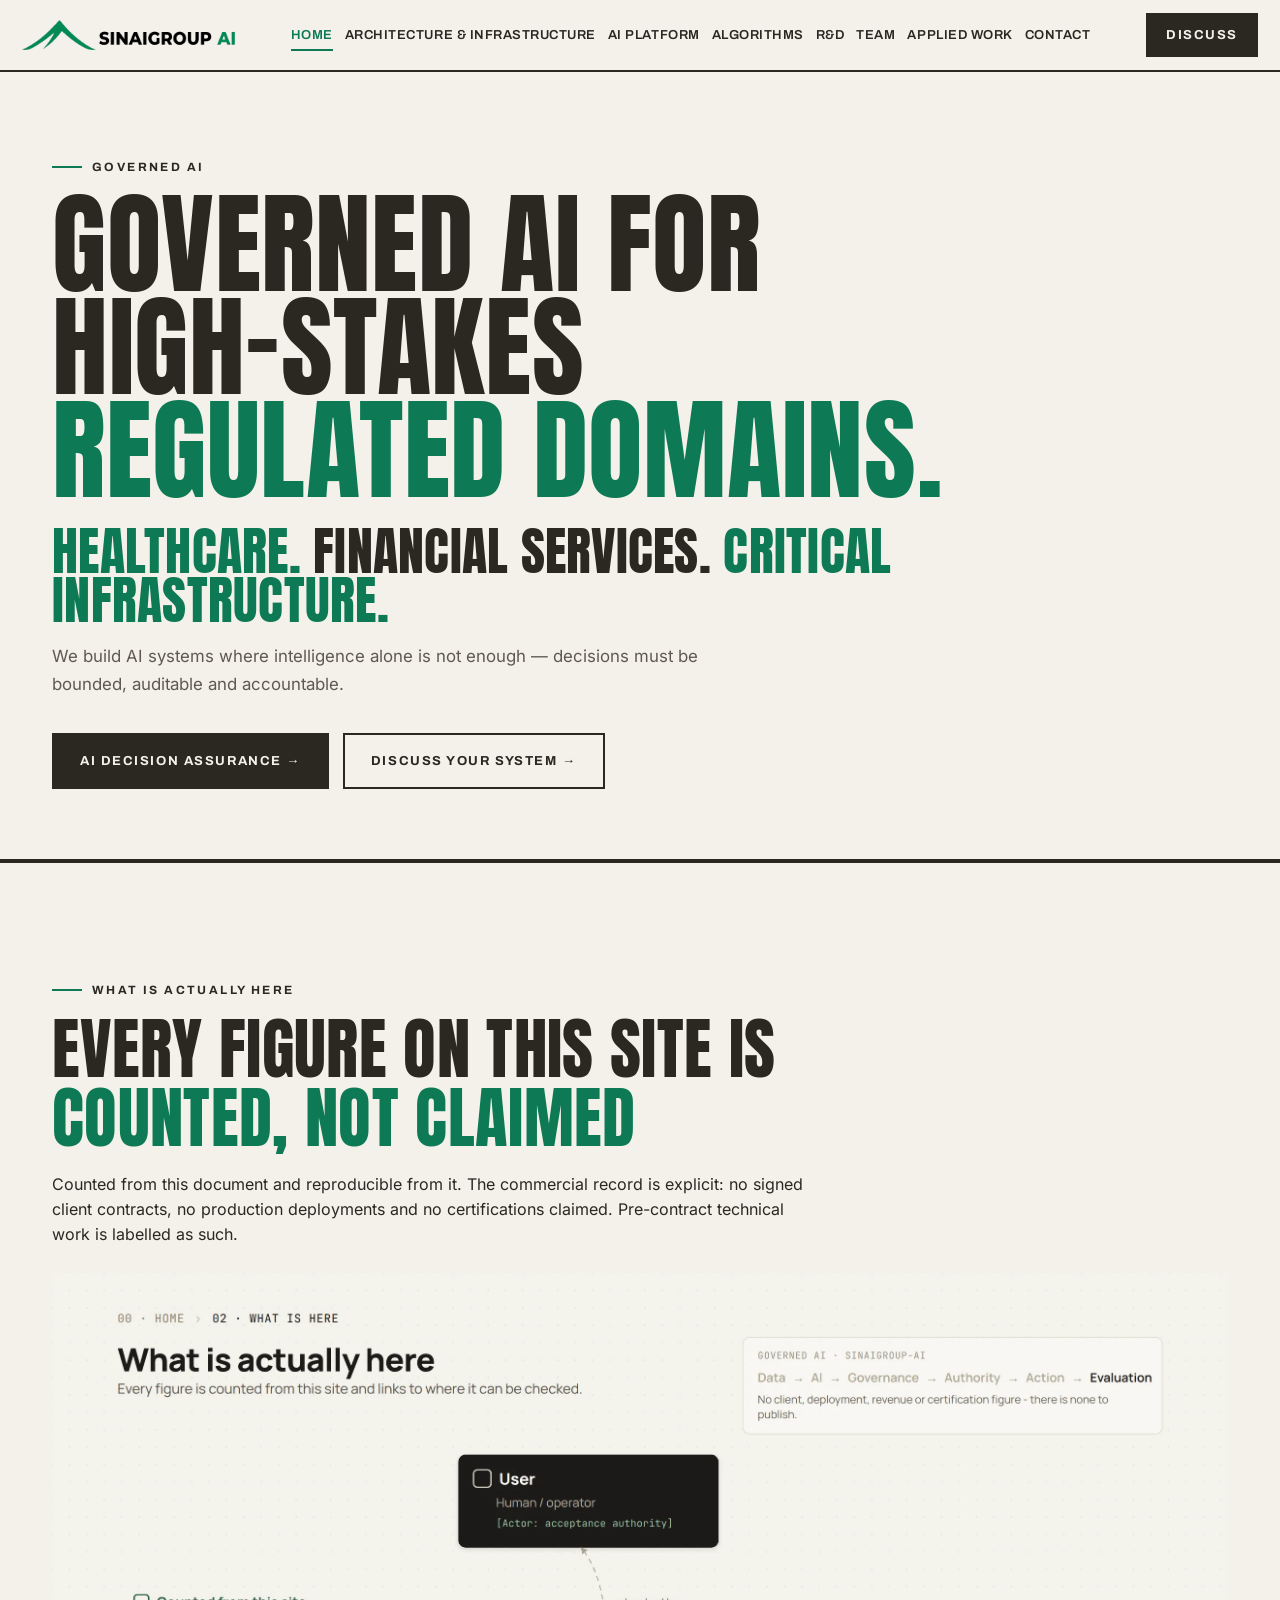
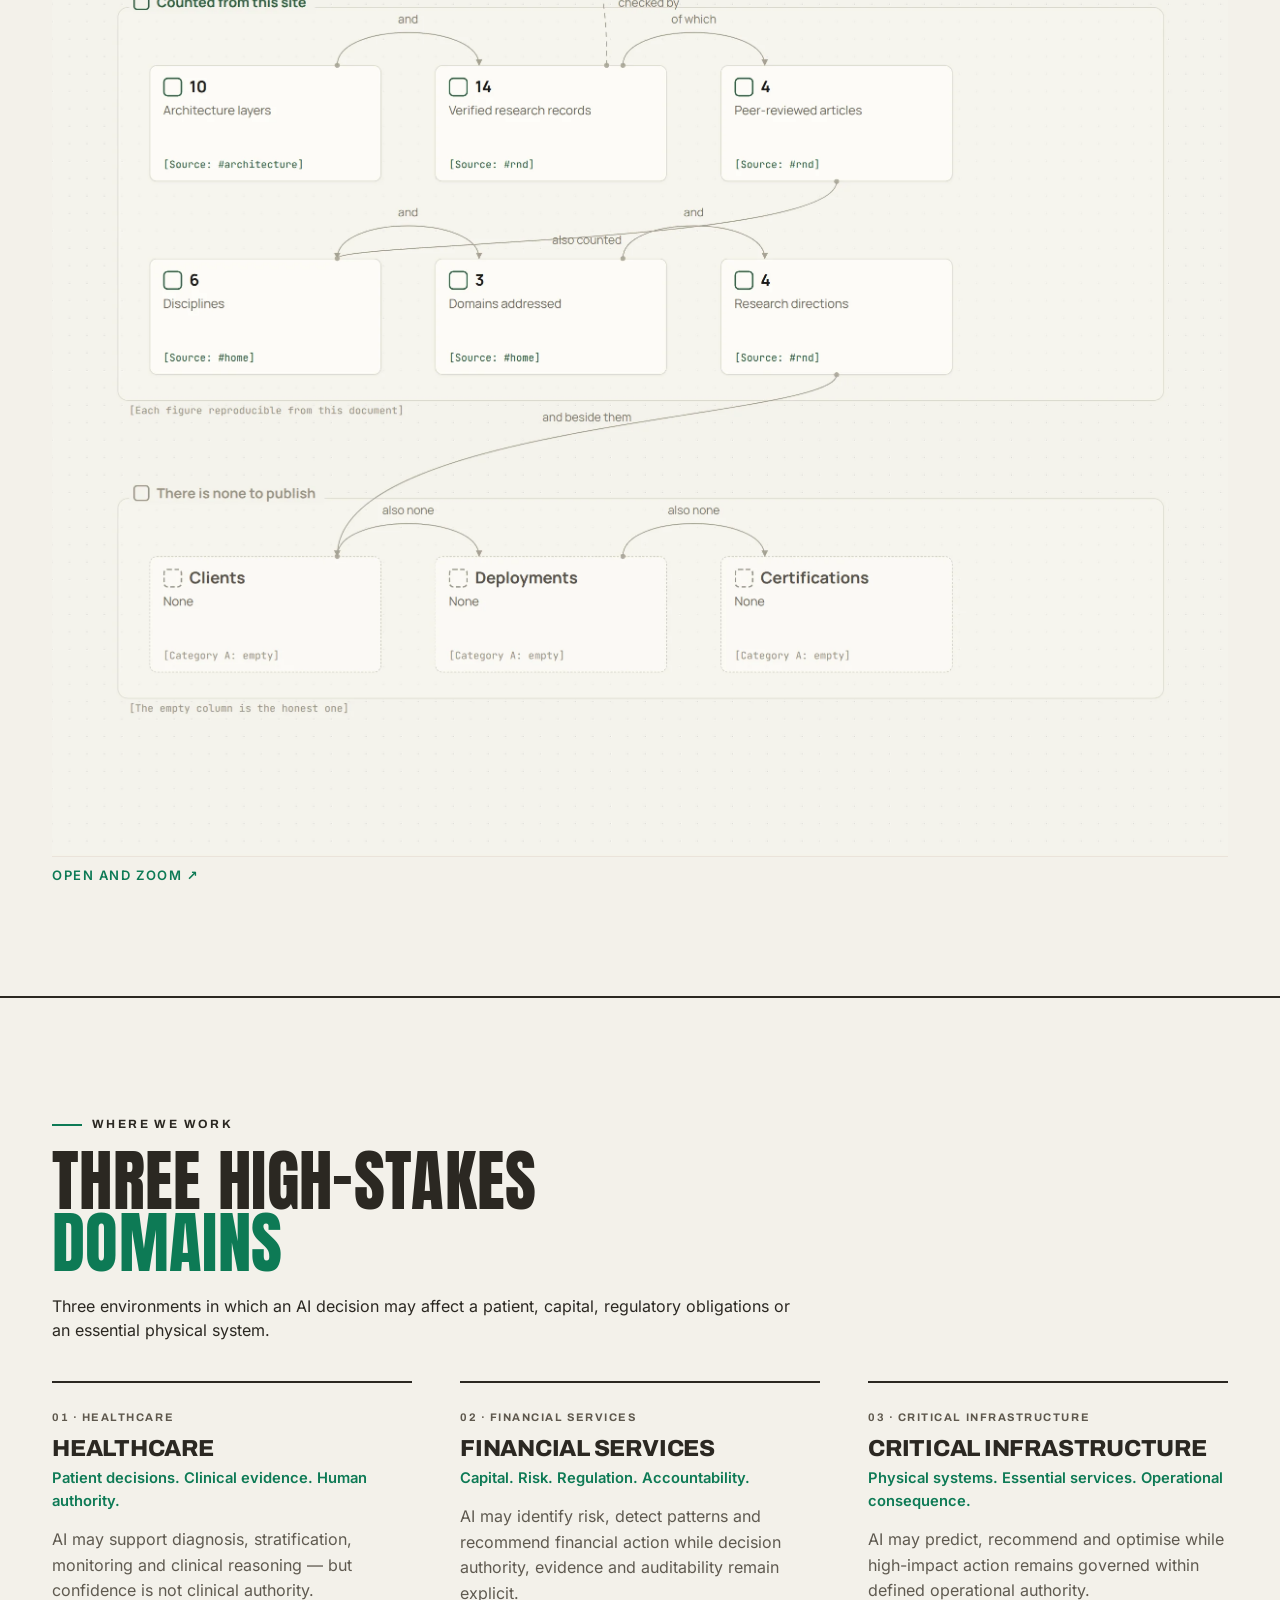
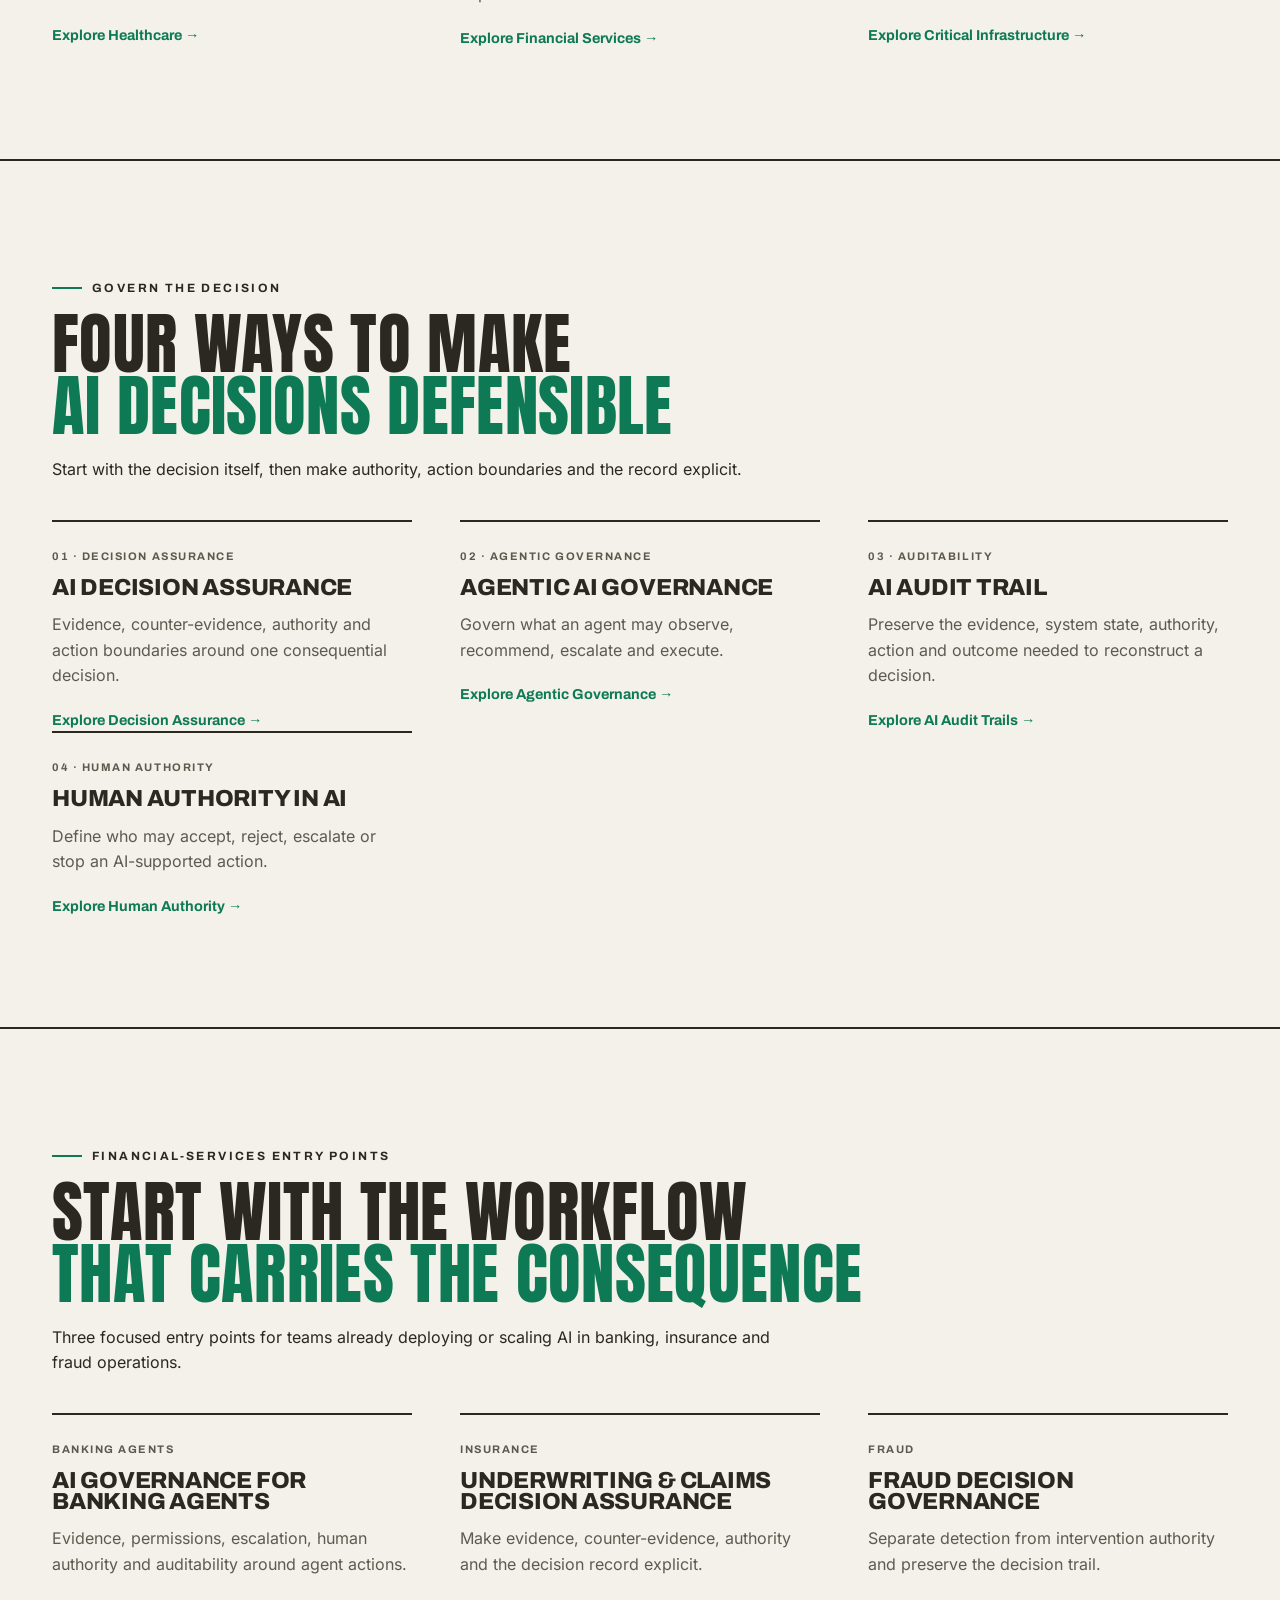
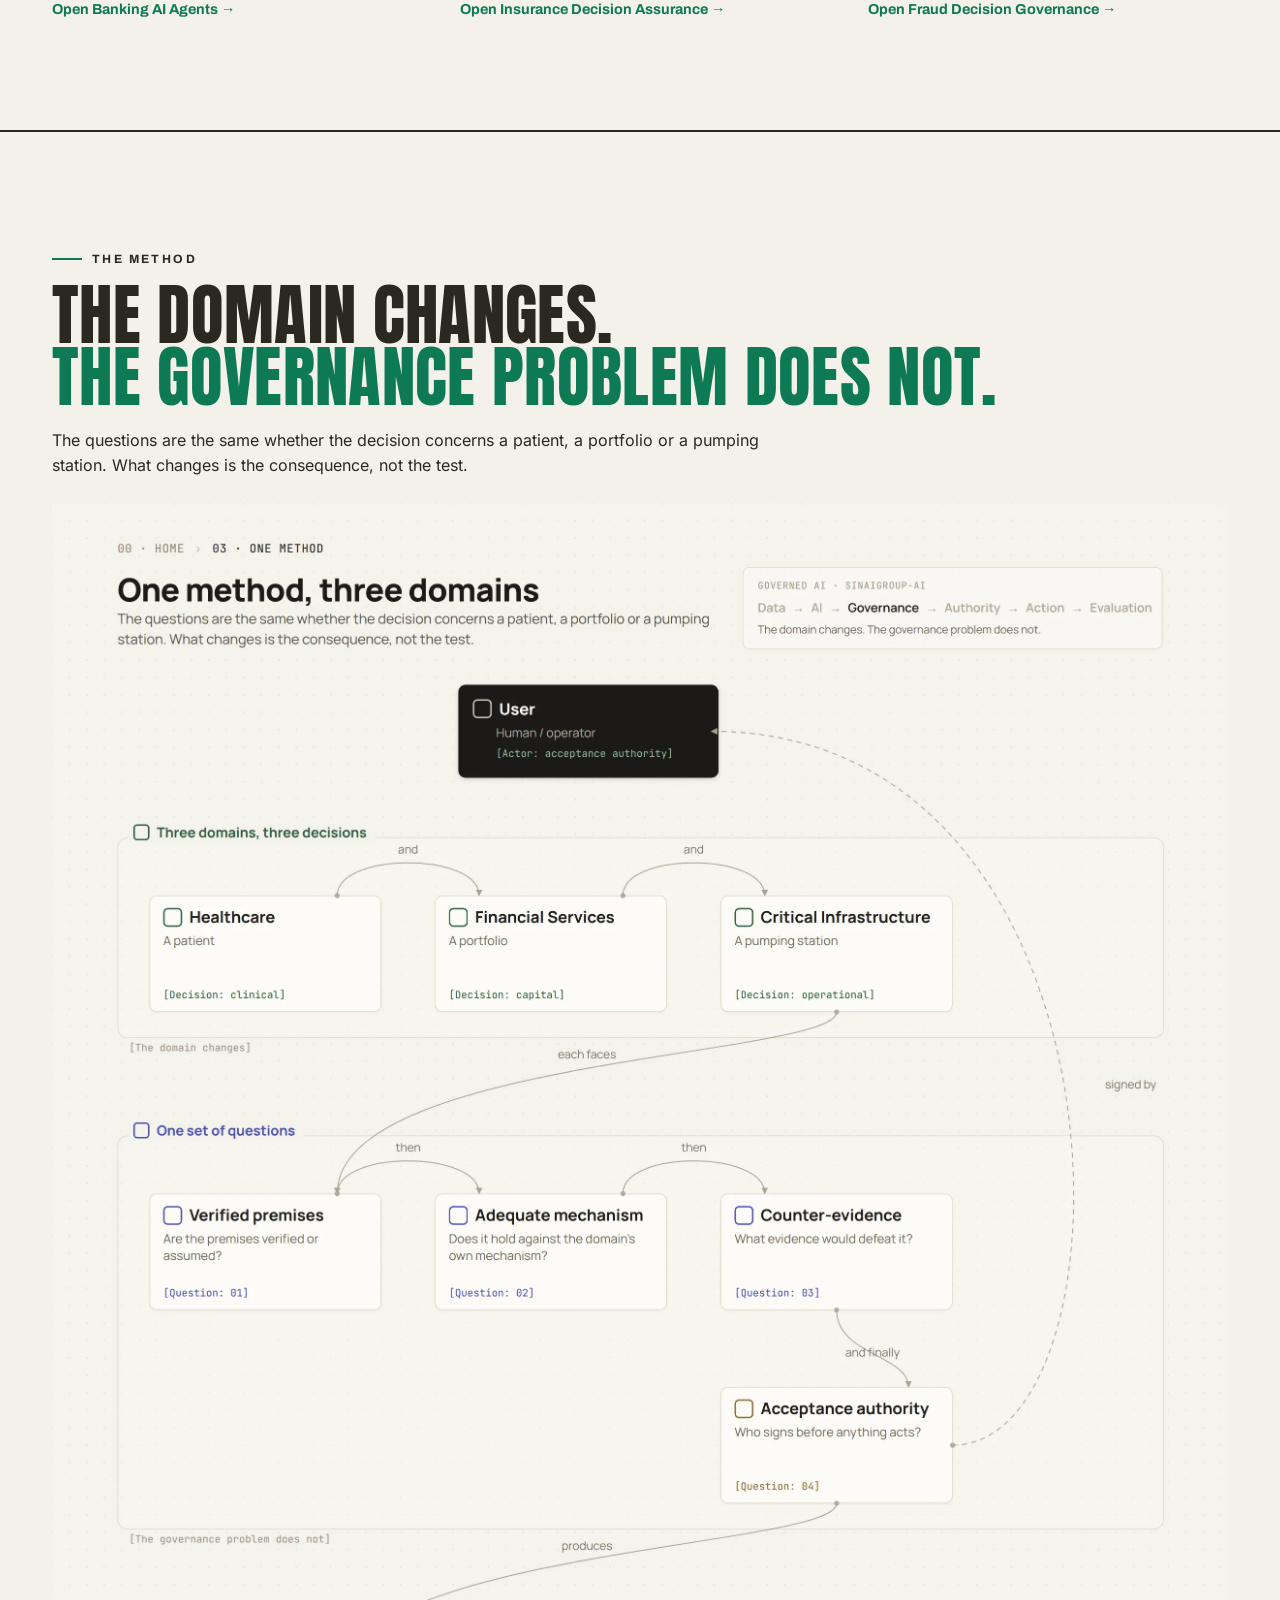
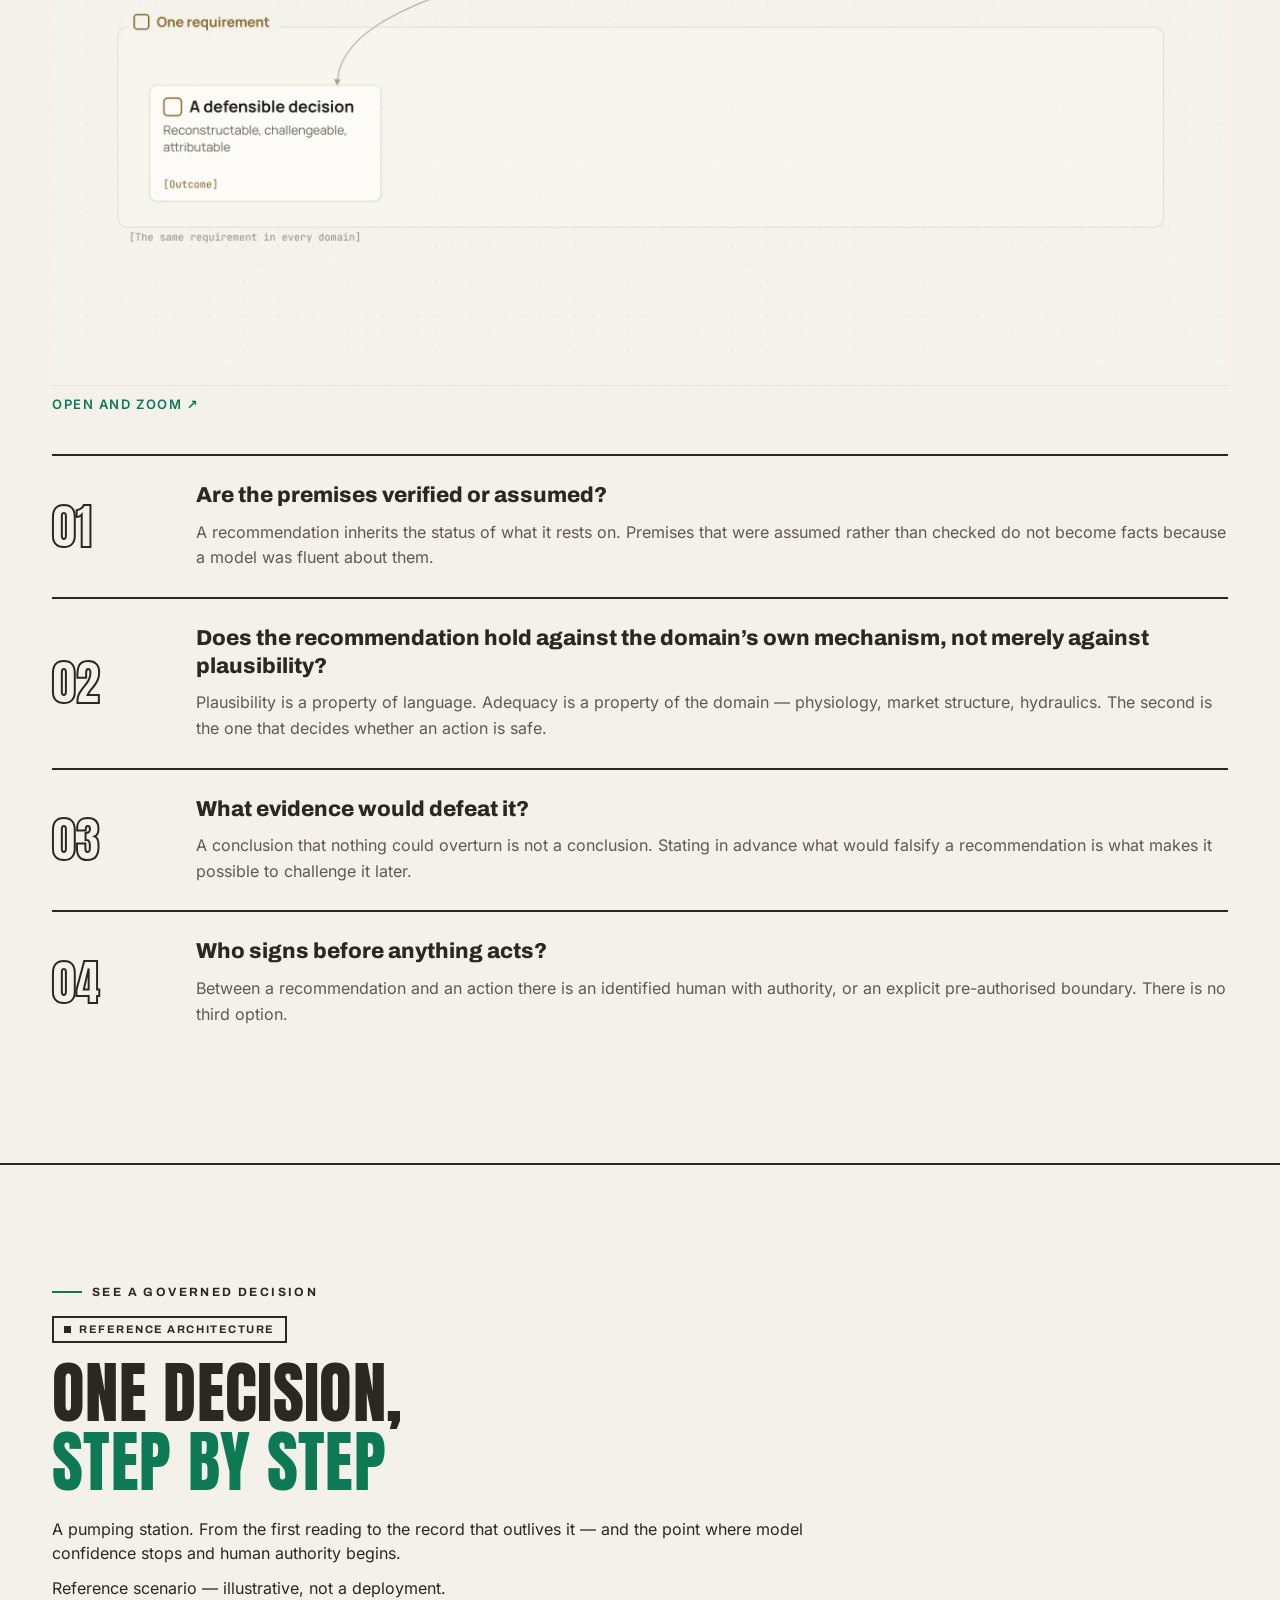
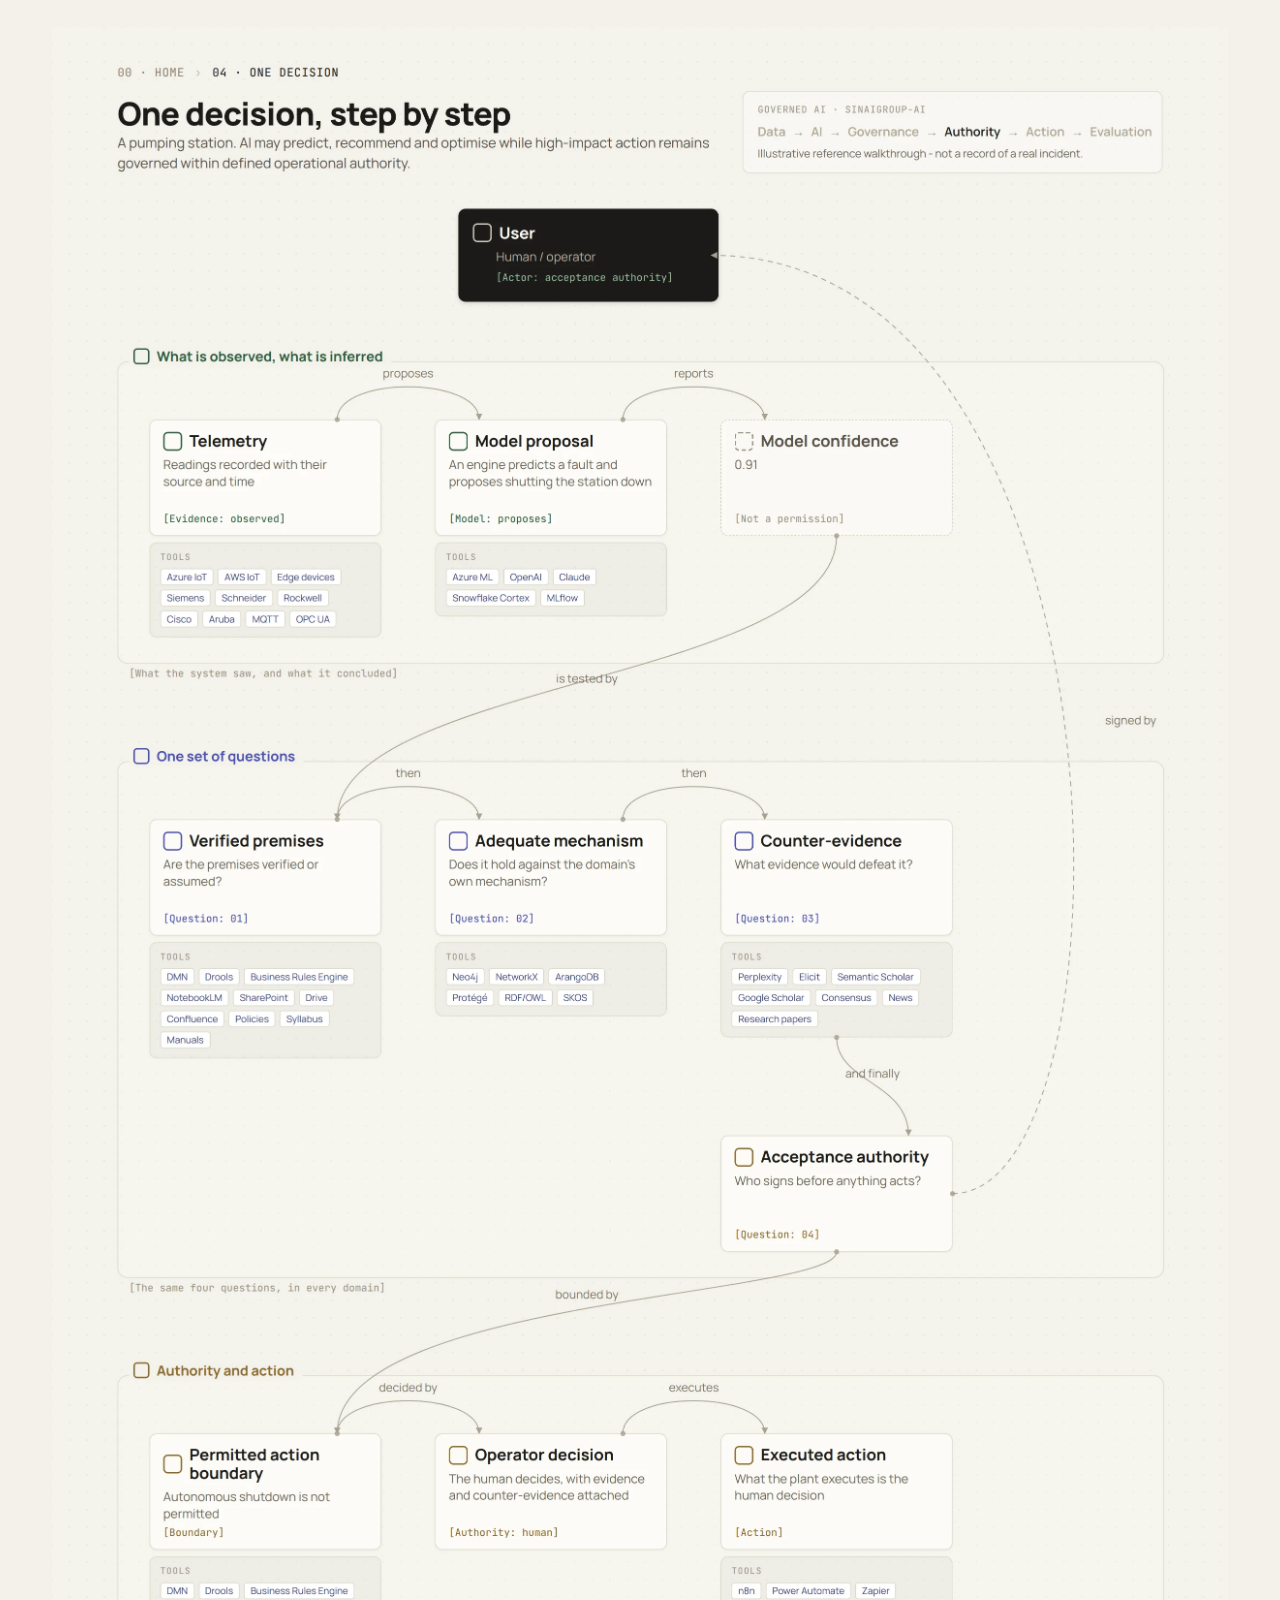
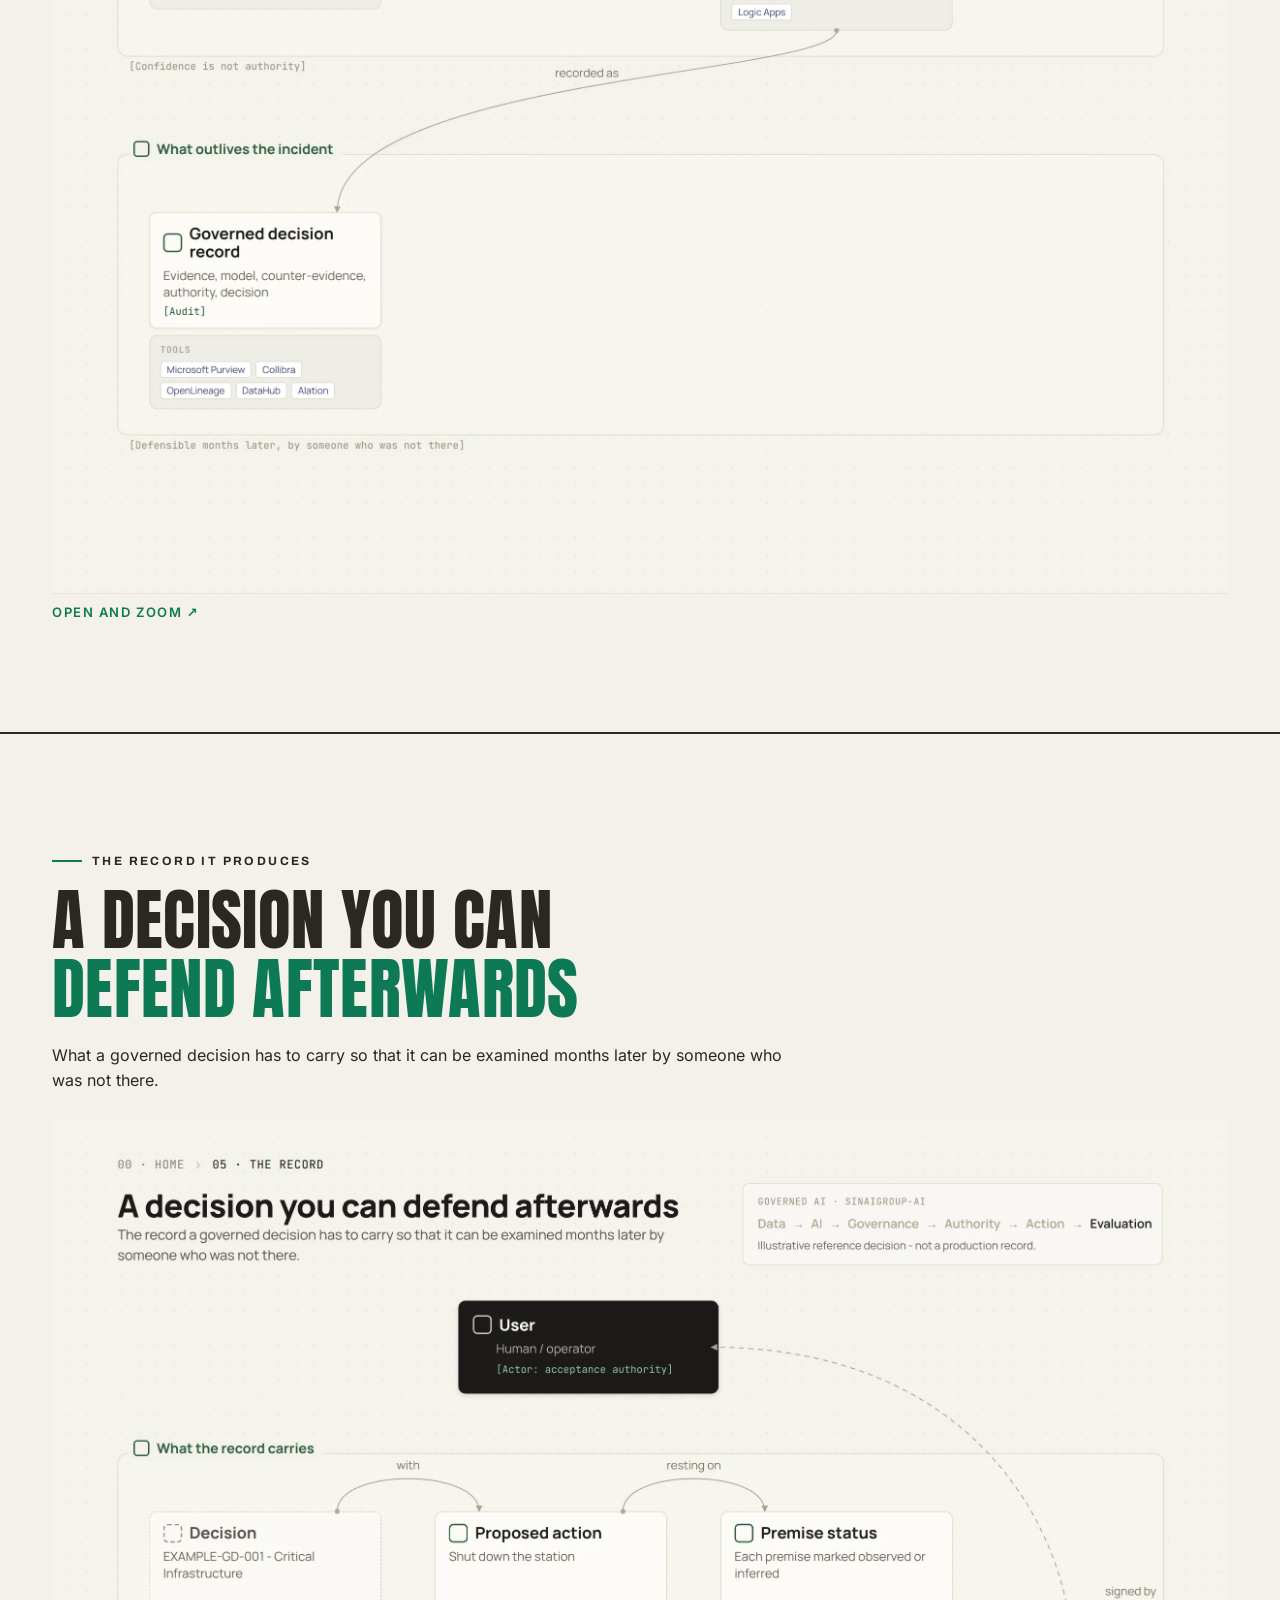
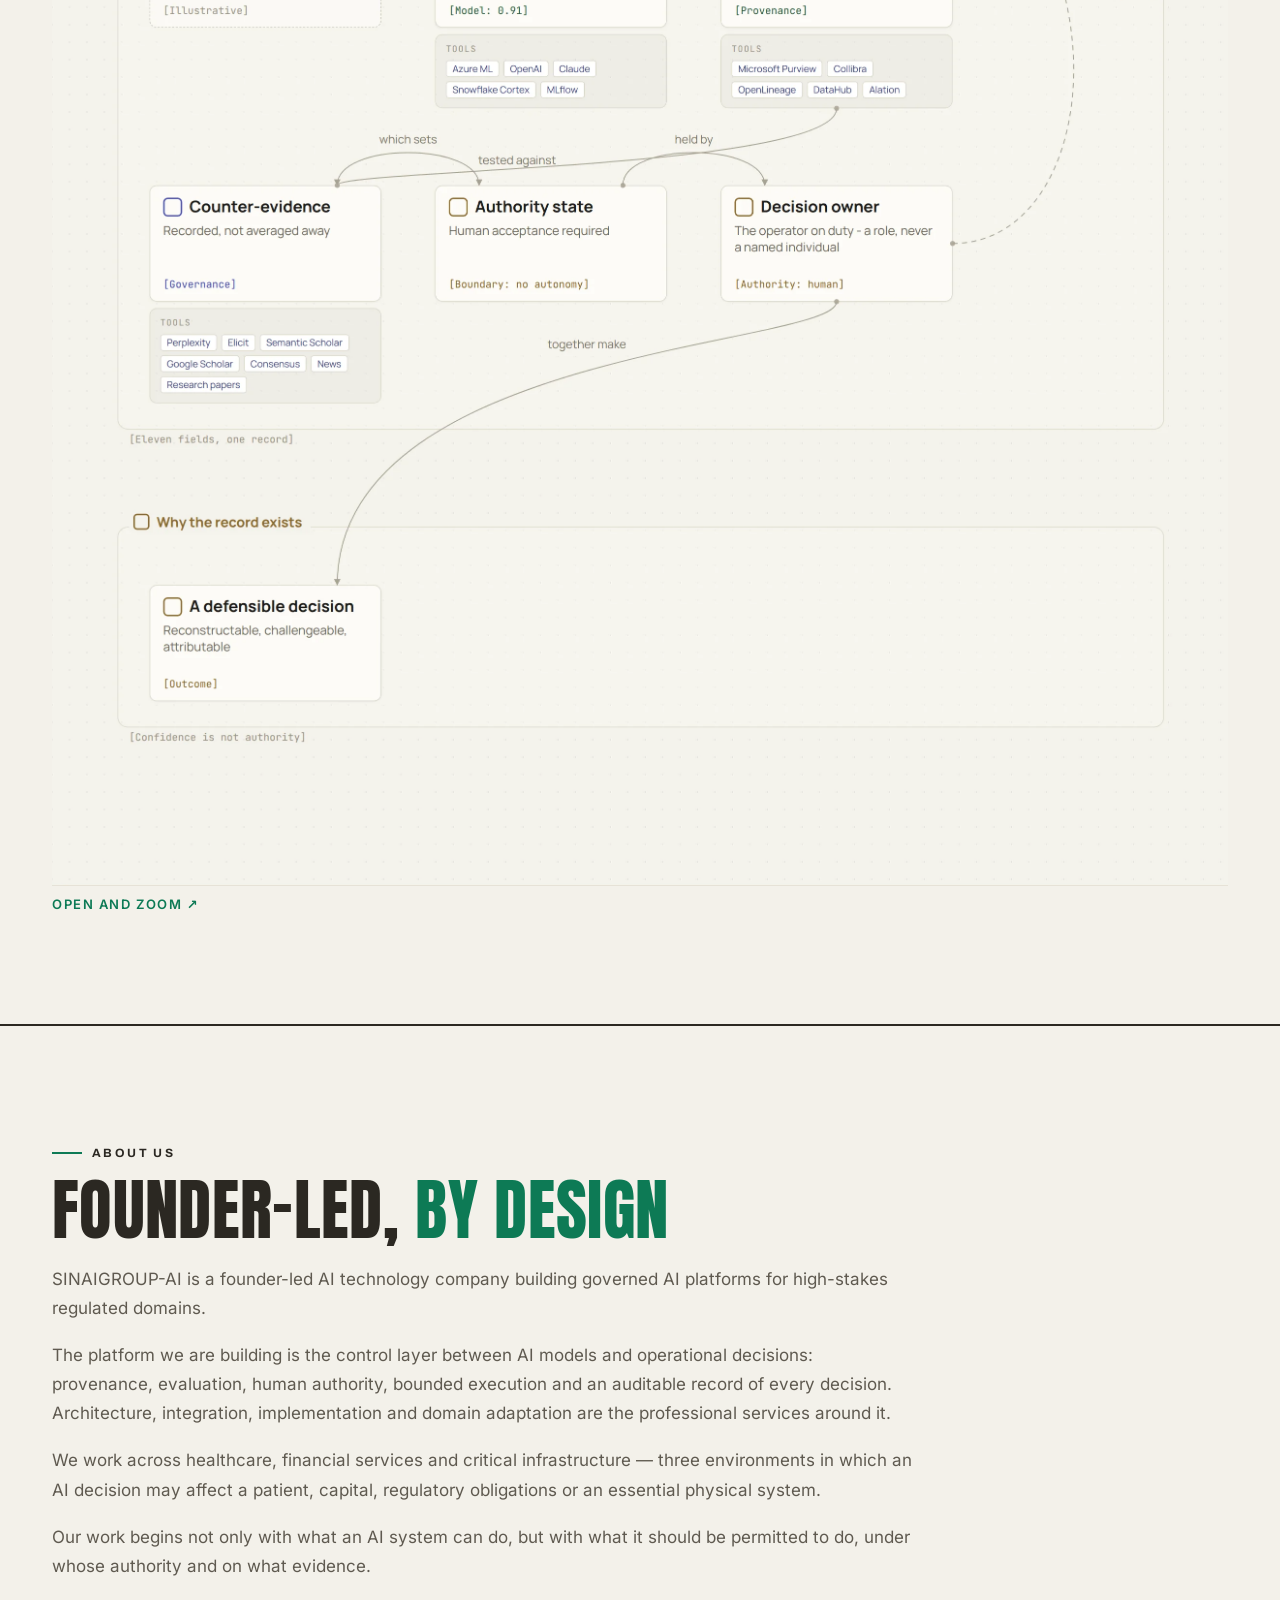
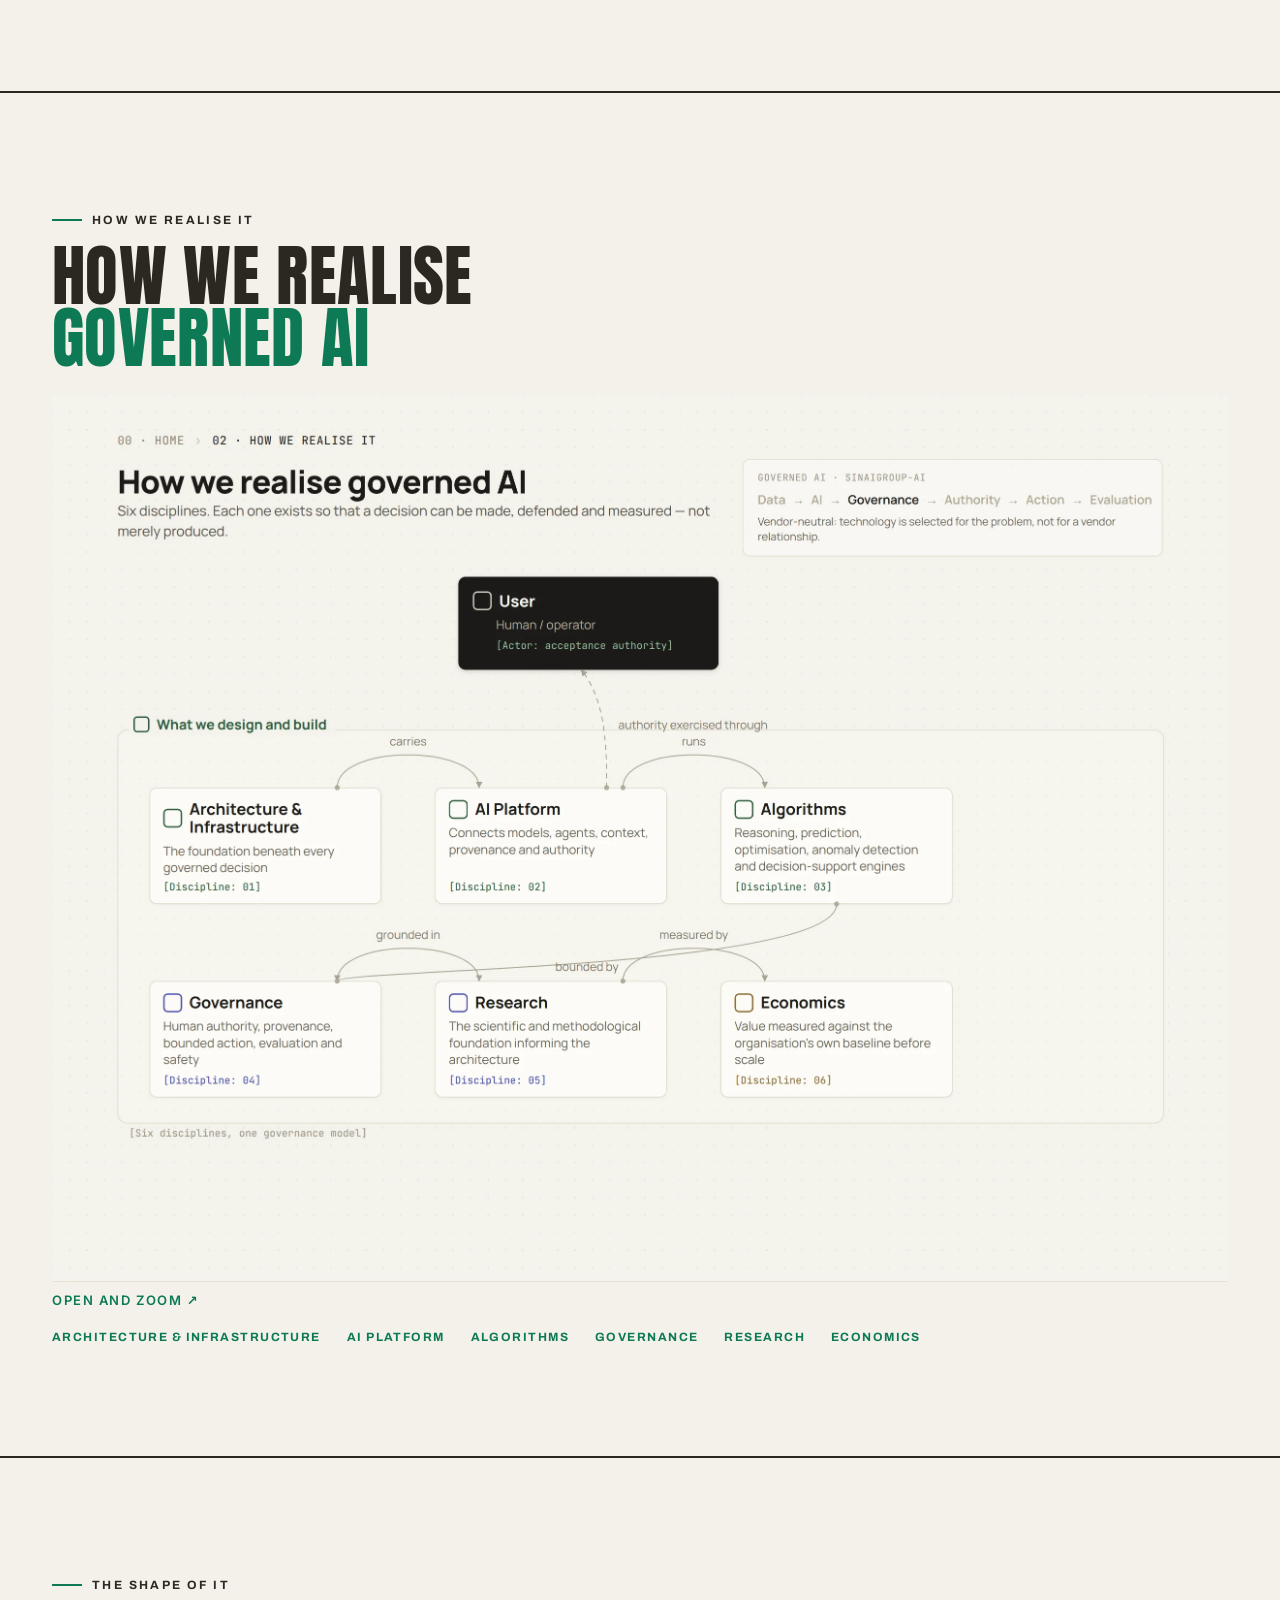
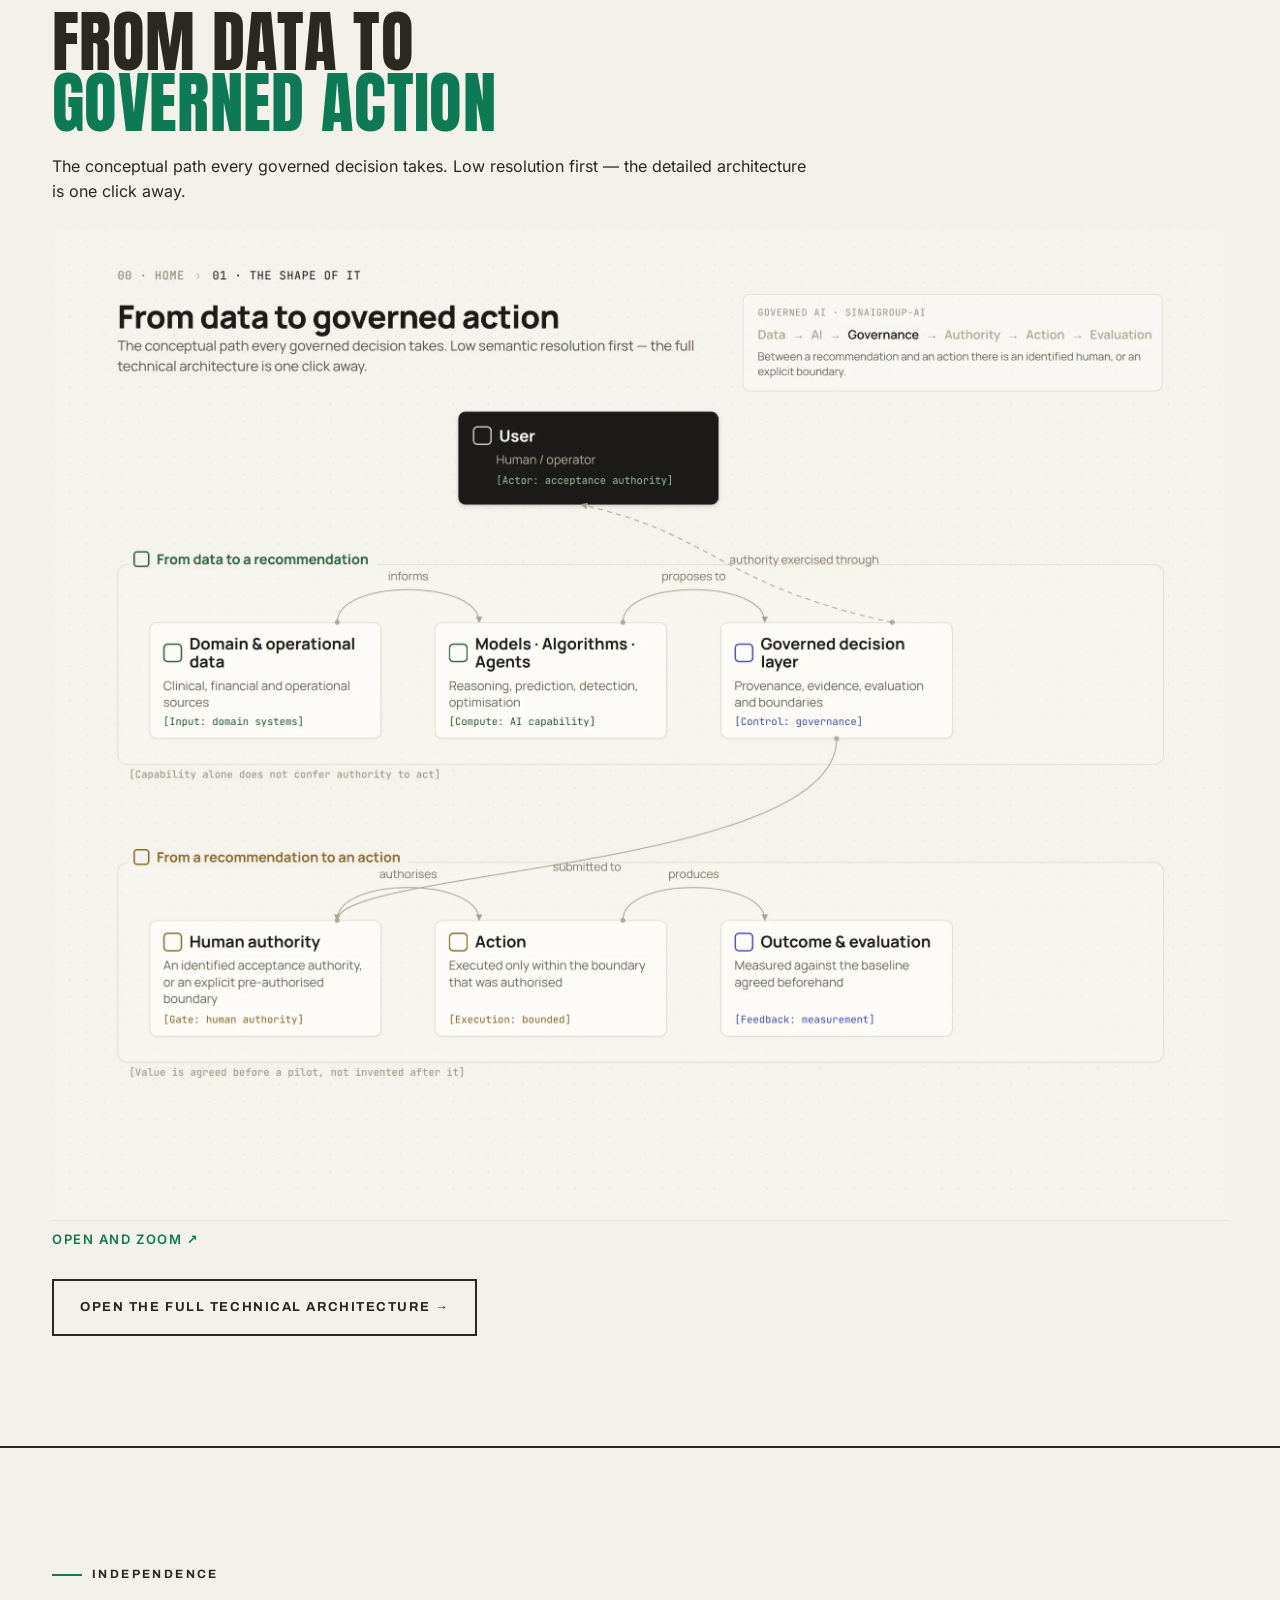
<file: index.html>
<!DOCTYPE html><html lang="en" class="is-home"><head>
<meta charset="UTF-8">
<meta name="viewport" content="width=device-width, initial-scale=1.0">
<title>SINAIGROUP-AI | Governed AI for High-Stakes Regulated Domains</title>
<meta name="description" content="AI Decision Assurance and governed AI for high-stakes decisions: evidence, counter-evidence, human authority, bounded action and auditability across regulated domains.">
<meta name="robots" content="index, follow">
<link rel="canonical" href="https://www.sinaigroup-ai.com/"><meta property="og:type" content="website"><meta property="og:site_name" content="SINAIGROUP-AI"><meta property="og:locale" content="en"><meta property="og:image" content="https://www.sinaigroup-ai.com/assets/og-cover.png"><meta property="og:image:width" content="1200"><meta property="og:image:height" content="630"><meta property="og:image:alt" content="SINAIGROUP-AI — Governed AI for high-stakes regulated domains"><meta name="twitter:card" content="summary_large_image"><meta name="twitter:image" content="https://www.sinaigroup-ai.com/assets/og-cover.png"><script type="application/ld+json">{"@context":"https://schema.org","@type":"Organization","name":"SINAIGROUP-AI","legalName":"SINAIGROUP AI LTD","identifier":"517382610","foundingDate":"2026-07-27","address":{"@type":"PostalAddress","addressCountry":"IL"},"url":"https://www.sinaigroup-ai.com/","email":"don.elan@sinaigroup-ai.com","description":"AI technology company building governed AI platforms for high-stakes regulated domains: healthcare, financial services and critical infrastructure.","knowsAbout":["Governed AI","AI governance","AI architecture","AI Decision Assurance","Agentic AI Governance","AI audit trails","Human acceptance authority","Banking AI agents","Insurance AI decision assurance","Fraud decision governance","Healthcare AI","Financial services AI","Critical infrastructure","Provenance"],"founder":[{"@type":"Person","name":"Dr. Don Elan"},{"@type":"Person","name":"Emanuel Shirbint"},{"@type":"Person","name":"Prof. Eli Shnaider"}]}</script>
<meta name="theme-color" content="#f3f1ea">
<link rel="icon" href="data:image/svg+xml,<svg xmlns='http://www.w3.org/2000/svg' viewBox='0 0 64 64'><rect width='64' height='64' fill='%232b2822'/><path d='M8 44 L32 20 L56 44 L48 44 L32 29 L16 44 Z' fill='%2317a877'/><path d='M12 46 L32 27 L34 30 L26 38 L30 36 Z' fill='%2317a877'/></svg>">
<script data-ql-detect="">
(function () {
  var isiOS =
    /iPhone|iPad|iPod/i.test(navigator.userAgent) ||
    (navigator.platform === 'MacIntel' && navigator.maxTouchPoints > 1);
  if (location.protocol === 'file:' && isiOS) {
    document.documentElement.classList.add('ios-file-preview');
  }
})();
</script><link rel="stylesheet" href="assets/site.css?v=20260927a">
<meta property="og:title" content="SINAIGROUP-AI | Governed AI for High-Stakes Regulated Domains"><meta property="og:description" content="AI Decision Assurance and governed AI for high-stakes decisions: evidence, counter-evidence, human authority, bounded action and auditability across regulated domains."><meta name="twitter:title" content="SINAIGROUP-AI | Governed AI for High-Stakes Regulated Domains"><meta name="twitter:description" content="AI Decision Assurance and governed AI for high-stakes decisions: evidence, counter-evidence, human authority, bounded action and auditability across regulated domains."><meta property="og:url" content="https://www.sinaigroup-ai.com/"><meta name="twitter:url" content="https://www.sinaigroup-ai.com/"></head>
<body><header class="ghdr" id="ghdr"><span class="ghdr-anchor" id="menu-home"></span><span class="ghdr-anchor" id="menu-architecture"></span><span class="ghdr-anchor" id="menu-ai-platform"></span><span class="ghdr-anchor" id="menu-algorithms"></span><span class="ghdr-anchor" id="menu-rnd"></span><span class="ghdr-anchor" id="menu-team"></span><span class="ghdr-anchor" id="menu-case-studies"></span><span class="ghdr-anchor" id="menu-contact"></span><nav class="ghdr-menu" aria-label="Main" id="ghdrMenu"><a href="#home"><span class="gnum" aria-hidden="true">00</span><span class="glbl">Home</span></a><a href="#architecture"><span class="gnum" aria-hidden="true">01</span><span class="glbl">Architecture</span></a><a href="#ai-platform"><span class="gnum" aria-hidden="true">02</span><span class="glbl">AI Platform</span></a><a href="#algorithms"><span class="gnum" aria-hidden="true">03</span><span class="glbl">Algorithms</span></a><a href="#rnd"><span class="gnum" aria-hidden="true">04</span><span class="glbl">R&amp;D</span></a><a href="#team"><span class="gnum" aria-hidden="true">05</span><span class="glbl">Team</span></a><a href="#case-studies"><span class="gnum" aria-hidden="true">06</span><span class="glbl">Applied Work</span></a><a href="#contact"><span class="gnum" aria-hidden="true">07</span><span class="glbl">Contact</span></a></nav><div class="ghdr-main"><a class="ghdr-logo" href="#home" aria-label="SINAIGROUP-AI — home"><img src="assets/img/2a863839.png" alt="SINAIGROUP-AI"></a><a class="ghdr-toggle gt-open" data-r="home" href="#menu-home" aria-controls="ghdrMenu" aria-expanded="false" aria-label="Open the section menu"><span class="gt-label">Sections</span><span class="gt-icon" aria-hidden="true">≡</span></a><a class="ghdr-toggle gt-open" data-r="architecture" href="#menu-architecture" aria-controls="ghdrMenu" aria-expanded="false" aria-label="Open the section menu"><span class="gt-label">Sections</span><span class="gt-icon" aria-hidden="true">≡</span></a><a class="ghdr-toggle gt-open" data-r="ai-platform" href="#menu-ai-platform" aria-controls="ghdrMenu" aria-expanded="false" aria-label="Open the section menu"><span class="gt-label">Sections</span><span class="gt-icon" aria-hidden="true">≡</span></a><a class="ghdr-toggle gt-open" data-r="algorithms" href="#menu-algorithms" aria-controls="ghdrMenu" aria-expanded="false" aria-label="Open the section menu"><span class="gt-label">Sections</span><span class="gt-icon" aria-hidden="true">≡</span></a><a class="ghdr-toggle gt-open" data-r="rnd" href="#menu-rnd" aria-controls="ghdrMenu" aria-expanded="false" aria-label="Open the section menu"><span class="gt-label">Sections</span><span class="gt-icon" aria-hidden="true">≡</span></a><a class="ghdr-toggle gt-open" data-r="team" href="#menu-team" aria-controls="ghdrMenu" aria-expanded="false" aria-label="Open the section menu"><span class="gt-label">Sections</span><span class="gt-icon" aria-hidden="true">≡</span></a><a class="ghdr-toggle gt-open" data-r="case-studies" href="#menu-case-studies" aria-controls="ghdrMenu" aria-expanded="false" aria-label="Open the section menu"><span class="gt-label">Sections</span><span class="gt-icon" aria-hidden="true">≡</span></a><a class="ghdr-toggle gt-open" data-r="contact" href="#menu-contact" aria-controls="ghdrMenu" aria-expanded="false" aria-label="Open the section menu"><span class="gt-label">Sections</span><span class="gt-icon" aria-hidden="true">≡</span></a><a class="ghdr-toggle gt-close" data-r="home" href="#home" aria-controls="ghdrMenu" aria-expanded="true" aria-label="Close the section menu"><span class="gt-label">Close</span><span class="gt-icon" aria-hidden="true">×</span></a><a class="ghdr-toggle gt-close" data-r="architecture" href="#architecture" aria-controls="ghdrMenu" aria-expanded="true" aria-label="Close the section menu"><span class="gt-label">Close</span><span class="gt-icon" aria-hidden="true">×</span></a><a class="ghdr-toggle gt-close" data-r="ai-platform" href="#ai-platform" aria-controls="ghdrMenu" aria-expanded="true" aria-label="Close the section menu"><span class="gt-label">Close</span><span class="gt-icon" aria-hidden="true">×</span></a><a class="ghdr-toggle gt-close" data-r="algorithms" href="#algorithms" aria-controls="ghdrMenu" aria-expanded="true" aria-label="Close the section menu"><span class="gt-label">Close</span><span class="gt-icon" aria-hidden="true">×</span></a><a class="ghdr-toggle gt-close" data-r="rnd" href="#rnd" aria-controls="ghdrMenu" aria-expanded="true" aria-label="Close the section menu"><span class="gt-label">Close</span><span class="gt-icon" aria-hidden="true">×</span></a><a class="ghdr-toggle gt-close" data-r="team" href="#team" aria-controls="ghdrMenu" aria-expanded="true" aria-label="Close the section menu"><span class="gt-label">Close</span><span class="gt-icon" aria-hidden="true">×</span></a><a class="ghdr-toggle gt-close" data-r="case-studies" href="#case-studies" aria-controls="ghdrMenu" aria-expanded="true" aria-label="Close the section menu"><span class="gt-label">Close</span><span class="gt-icon" aria-hidden="true">×</span></a><a class="ghdr-toggle gt-close" data-r="contact" href="#contact" aria-controls="ghdrMenu" aria-expanded="true" aria-label="Close the section menu"><span class="gt-label">Close</span><span class="gt-icon" aria-hidden="true">×</span></a></div></header>
<div class="view" id="home" data-view="home">
<a class="skip-link" href="#main-home">Skip to content</a>
<div id="prog-home"></div><header id="hdr-home"><div class="wrap nav">
<a href="#home" class="logo" aria-label="SINAIGROUP-AI — home"><img src="assets/img/2a863839.png" alt="SINAIGROUP-AI"></a>
<nav class="nav-links" id="nav-links-home" aria-label="Main">
<a href="#home" class="act">Home</a>
<a href="#architecture" class="">Architecture &amp; Infrastructure</a>
<a href="#ai-platform" class="">AI Platform</a>
<a href="#algorithms" class="">Algorithms</a>
<a href="#rnd" class="">R&amp;D</a>
<a href="#team" class="">Team</a><a href="#case-studies">Applied Work</a>
<a href="#contact" class="">Contact</a>
</nav>
<a href="#contact" class="btn btn-p demo-btn" style="padding:10px 18px">Discuss</a>
<button class="burger" id="brg-home" type="button" aria-label="Open main menu" aria-expanded="false" aria-controls="nav-links-home">☰</button>
</div></header>
<main id="main-home">

<section class="phead"><div class="wrap">
<span class="tag">Governed AI</span>
<h1 style="margin-top:16px">Governed AI for<br><span style="white-space:nowrap">high<span class="uh">-</span>stakes</span><br><span class="gold">regulated domains.</span></h1>
<p class="hdomains">Healthcare. <span class="ink">Financial Services.</span> Critical Infrastructure.</p>
<p class="hlead">We build AI systems where intelligence alone is not enough — decisions must be bounded, auditable and accountable.</p>
<div class="hactions">
<a class="btn btn-p" href="ai-decision-assurance/">AI Decision Assurance →</a>
<a class="btn btn-o" href="#contact">Discuss your system →</a>
</div>
</div></section>
<section class="section"><div class="wrap">
<span class="tag">What is actually here</span>
<h2 style="font-size:clamp(2.2rem,5.5vw,4.2rem);margin-top:16px;line-height:1.02">Every figure on this site is<br><span class="gold">counted, not claimed</span></h2>
<p class="sub" style="max-width:760px;margin-top:20px">Counted from this document and reproducible from it. The commercial record is explicit: no signed client contracts, no production deployments and no certifications claimed. Pre-contract technical work is labelled as such.</p>
<figure class="dfig"><a href="diagrams/home-facts.webp" target="_blank" rel="noopener"><img src="diagrams/home-facts.webp" width="2427" height="2445" loading="lazy" decoding="async" alt="What is actually here — diagram"></a><figcaption>Open and zoom &#8599;</figcaption></figure>
</div></section>


<section class="section"><div class="wrap">
<span class="tag rv">Where we work</span>
<h2 class="rv" style="font-size:clamp(2.2rem,5.5vw,4.2rem);margin-top:16px">Three high<span class="uh">-</span>stakes<br><span class="gold">domains</span></h2>
<p class="sub rv" style="max-width:760px;margin-top:20px">Three environments in which an AI decision may affect a patient, capital, regulatory obligations or an essential physical system.</p>
<div class="dgrid rv">
<a class="dcard" href="healthcare/">
<span class="dk">01 · Healthcare</span>
<h3>Healthcare</h3>
<p class="dd">Patient decisions. Clinical evidence. Human authority.</p>
<p>AI may support diagnosis, stratification, monitoring and clinical reasoning — but confidence is not clinical authority.</p>
<span class="dgo">Explore Healthcare &rarr;</span>
</a>
<a class="dcard" href="financial-services/">
<span class="dk">02 · Financial Services</span>
<h3>Financial Services</h3>
<p class="dd">Capital. Risk. Regulation. Accountability.</p>
<p>AI may identify risk, detect patterns and recommend financial action while decision authority, evidence and auditability remain explicit.</p>
<span class="dgo">Explore Financial Services &rarr;</span>
</a>
<a class="dcard" href="critical-infrastructure/">
<span class="dk">03 · Critical Infrastructure</span>
<h3>Critical Infrastructure</h3>
<p class="dd">Physical systems. Essential services. Operational consequence.</p>
<p>AI may predict, recommend and optimise while high-impact action remains governed within defined operational authority.</p>
<span class="dgo">Explore Critical Infrastructure &rarr;</span>
</a>
</div>
</div></section>

<section class="section"><div class="wrap">
<span class="tag rv">Govern the decision</span>
<h2 class="rv" style="font-size:clamp(2.2rem,5.5vw,4.2rem);margin-top:16px">Four ways to make<br><span class="gold">AI decisions defensible</span></h2>
<p class="sub rv" style="max-width:760px;margin-top:20px">Start with the decision itself, then make authority, action boundaries and the record explicit.</p>
<div class="dgrid rv">
<a class="dcard" href="ai-decision-assurance/"><span class="dk">01 · Decision Assurance</span><h3>AI Decision Assurance</h3><p>Evidence, counter-evidence, authority and action boundaries around one consequential decision.</p><span class="dgo">Explore Decision Assurance &rarr;</span></a>
<a class="dcard" href="agentic-ai-governance/"><span class="dk">02 · Agentic Governance</span><h3>Agentic AI Governance</h3><p>Govern what an agent may observe, recommend, escalate and execute.</p><span class="dgo">Explore Agentic Governance &rarr;</span></a>
<a class="dcard" href="ai-audit-trail/"><span class="dk">03 · Auditability</span><h3>AI Audit Trail</h3><p>Preserve the evidence, system state, authority, action and outcome needed to reconstruct a decision.</p><span class="dgo">Explore AI Audit Trails &rarr;</span></a>
<a class="dcard" href="human-authority-ai/"><span class="dk">04 · Human Authority</span><h3>Human Authority in AI</h3><p>Define who may accept, reject, escalate or stop an AI-supported action.</p><span class="dgo">Explore Human Authority &rarr;</span></a>
</div>
</div></section>

<section class="section"><div class="wrap">
<span class="tag rv">Financial-services entry points</span>
<h2 class="rv" style="font-size:clamp(2.2rem,5.5vw,4.2rem);margin-top:16px">Start with the workflow<br><span class="gold">that carries the consequence</span></h2>
<p class="sub rv" style="max-width:760px;margin-top:20px">Three focused entry points for teams already deploying or scaling AI in banking, insurance and fraud operations.</p>
<div class="dgrid rv">
<a class="dcard" href="banking-ai-agents/"><span class="dk">Banking agents</span><h3>AI Governance for Banking Agents</h3><p>Evidence, permissions, escalation, human authority and auditability around agent actions.</p><span class="dgo">Open Banking AI Agents &rarr;</span></a>
<a class="dcard" href="insurance-ai-decision-assurance/"><span class="dk">Insurance</span><h3>Underwriting &amp; Claims Decision Assurance</h3><p>Make evidence, counter-evidence, authority and the decision record explicit.</p><span class="dgo">Open Insurance Decision Assurance &rarr;</span></a>
<a class="dcard" href="fraud-ai-decision-governance/"><span class="dk">Fraud</span><h3>Fraud Decision Governance</h3><p>Separate detection from intervention authority and preserve the decision trail.</p><span class="dgo">Open Fraud Decision Governance &rarr;</span></a>
</div>
</div></section>

<section class="section"><div class="wrap">
<span class="tag rv">The method</span>
<h2 class="rv" style="font-size:clamp(2.2rem,5.5vw,4.2rem);margin-top:16px">The domain changes.<br><span class="gold">The governance problem does not.</span></h2>
<p class="sub rv" style="max-width:760px;margin-top:20px">The questions are the same whether the decision concerns a patient, a portfolio or a pumping station. What changes is the consequence, not the test.</p>
<figure class="dfig rv"><a href="diagrams/home-method.webp" target="_blank" rel="noopener"><img src="diagrams/home-method.webp" width="2427" height="3060" loading="lazy" decoding="async" alt="One method, three domains: a decision about a patient, a portfolio or a pumping station each faces the same four questions — are the premises verified or assumed, does it hold against the domain&#8217;s own mechanism, what evidence would defeat it, who signs before anything acts — and each must produce a decision that is reconstructable, challengeable and attributable. The domain changes; the governance problem does not."></a><figcaption>Open and zoom &#8599;</figcaption></figure>
<div class="srows qrows">
<div class="srow rv ordrow" data-ord-head="row-title"><div class="rnum ord">01</div><div><h3 class="rtitle">Are the premises verified or assumed?</h3><div class="rsub">A recommendation inherits the status of what it rests on. Premises that were assumed rather than checked do not become facts because a model was fluent about them.</div></div></div>
<div class="srow rv ordrow" data-ord-head="row-title"><div class="rnum ord">02</div><div><h3 class="rtitle">Does the recommendation hold against the domain&#8217;s own mechanism, not merely against plausibility?</h3><div class="rsub">Plausibility is a property of language. Adequacy is a property of the domain — physiology, market structure, hydraulics. The second is the one that decides whether an action is safe.</div></div></div>
<div class="srow rv ordrow" data-ord-head="row-title"><div class="rnum ord">03</div><div><h3 class="rtitle">What evidence would defeat it?</h3><div class="rsub">A conclusion that nothing could overturn is not a conclusion. Stating in advance what would falsify a recommendation is what makes it possible to challenge it later.</div></div></div>
<div class="srow rv ordrow" data-ord-head="row-title"><div class="rnum ord">04</div><div><h3 class="rtitle">Who signs before anything acts?</h3><div class="rsub">Between a recommendation and an action there is an identified human with authority, or an explicit pre-authorised boundary. There is no third option.</div></div></div>
</div>
</div></section>
<section class="section"><div class="wrap">
<span class="tag">See a governed decision</span>
<div style="margin-top:14px"><span class="mb mb-ref"><span class="sr">Status: </span>Reference architecture</span></div>
<h2 style="font-size:clamp(2.2rem,5.5vw,4.2rem);margin-top:16px;line-height:1.02">One decision,<br><span class="gold">step by step</span></h2>
<p class="sub" style="max-width:760px;margin-top:20px">A pumping station. From the first reading to the record that outlives it &mdash; and the point where model confidence stops and human authority begins.</p>
<p class="sub" style="max-width:760px;margin-top:10px">Reference scenario &mdash; illustrative, not a deployment.</p>
<figure class="dfig"><a href="diagrams/home-decision.webp" target="_blank" rel="noopener"><img src="diagrams/home-decision.webp" width="2427" height="4472" loading="lazy" decoding="async" alt="One decision, step by step — diagram"></a><figcaption>Open and zoom &#8599;</figcaption></figure>
</div></section>

<section class="section"><div class="wrap">
<span class="tag">The record it produces</span>
<h2 style="font-size:clamp(2.2rem,5.5vw,4.2rem);margin-top:16px;line-height:1.02">A decision you can<br><span class="gold">defend afterwards</span></h2>
<p class="sub" style="max-width:760px;margin-top:20px">What a governed decision has to carry so that it can be examined months later by someone who was not there.</p>
<figure class="dfig"><a href="diagrams/home-record.webp" target="_blank" rel="noopener"><img src="diagrams/home-record.webp" width="2427" height="2822" loading="lazy" decoding="async" alt="A decision you can defend afterwards — diagram"></a><figcaption>Open and zoom &#8599;</figcaption></figure>
</div></section>


<section class="section"><div class="wrap">
<span class="tag rv">About us</span>
<h2 class="rv" style="font-size:clamp(2.2rem,5.5vw,4.2rem);margin-top:16px">Founder<span class="uh">-</span>led, <span class="gold">by design</span></h2>
<div class="prose rv" style="margin-top:24px">
<p>SINAIGROUP-AI is a founder-led AI technology company building governed AI platforms for high-stakes regulated domains.</p>
<p>The platform we are building is the control layer between AI models and operational decisions: provenance, evaluation, human authority, bounded execution and an auditable record of every decision. Architecture, integration, implementation and domain adaptation are the professional services around it.</p>
<p>We work across healthcare, financial services and critical infrastructure — three environments in which an AI decision may affect a patient, capital, regulatory obligations or an essential physical system.</p>
<p>Our work begins not only with what an AI system can do, but with what it should be permitted to do, under whose authority and on what evidence.</p>
</div>
</div></section>

<section class="section"><div class="wrap">
<span class="tag rv">How we realise it</span>
<h2 class="rv" style="font-size:clamp(2.2rem,5.5vw,4.2rem);margin-top:16px">How we realise<br><span class="gold">governed AI</span></h2>
<figure class="dfig rv"><a href="diagrams/home-capabilities.webp" target="_blank" rel="noopener"><img src="diagrams/home-capabilities.webp" width="2427" height="1830" loading="lazy" decoding="async" alt="Six disciplines: Architecture &amp; Infrastructure, AI Platform and Algorithms carry the work; Governance, Research and Economics bound, ground and measure it."></a><figcaption>Open and zoom &#8599;</figcaption></figure>
<p class="clinks rv"><a href="#architecture">Architecture &amp; Infrastructure</a><a href="#ai-platform">AI Platform</a><a href="#algorithms">Algorithms</a><a href="#ai-platform">Governance</a><a href="#rnd">Research</a><a href="#home--economics">Economics</a></p>
</div></section>

<section class="section"><div class="wrap">
<span class="tag rv">The shape of it</span>
<h2 class="rv" style="font-size:clamp(2.2rem,5.5vw,4.2rem);margin-top:16px">From data to<br><span class="gold">governed action</span></h2>
<p class="sub rv" style="max-width:760px;margin-top:20px">The conceptual path every governed decision takes. Low resolution first — the detailed architecture is one click away.</p>
<figure class="dfig rv"><a href="diagrams/home-flow.webp" target="_blank" rel="noopener"><img src="diagrams/home-flow.webp" width="2427" height="2046" loading="lazy" decoding="async" alt="From data to governed action: domain and operational data inform models, algorithms and agents, which propose to the governed decision layer; that is submitted to human authority — an identified acceptance authority or an explicit pre-authorised boundary — which authorises action, which produces outcome and evaluation. Authority is exercised through the governed decision layer by the User."></a><figcaption>Open and zoom &#8599;</figcaption></figure>
<div style="margin-top:30px"><a class="btn btn-o" href="#architecture">Open the full technical architecture →</a></div>
</div></section>

<section class="section"><div class="wrap">
<span class="tag rv">Independence</span>
<h2 class="rv" style="font-size:clamp(2.2rem,5.5vw,4.2rem);margin-top:16px">Vendor<span class="uh">-</span>neutral<br><span class="gold">by design</span></h2>
<div class="prose rv" style="margin-top:24px">
<p>We architect around an organisation's existing stack, integrate third-party technologies, and design and build the governed decision layer — provenance, acceptance authority and evaluation — on top of it.</p>
<p>Technology is selected for the problem, not for a vendor relationship.</p>
</div>
</div></section>

<section class="section"><div class="wrap">
<span class="tag rv">Evidence</span>
<h2 class="rv" style="font-size:clamp(2.2rem,5.5vw,4.2rem);margin-top:16px">The method is<br><span class="gold">written down</span></h2>
<div class="prose rv" style="margin-top:24px">
<p>The governance concepts on this site — sound abduction, human acceptance authority, provenance, counter-evidence and agent robustness — are set out in a published record of peer-reviewed articles and preprints, led or co-authored by our CTO.</p>
<p>Preprints document active research. They are not peer-reviewed validation, and no publication here is evidence of a commercial product.</p>
</div>
<div style="margin-top:30px"><a class="btn btn-o" href="#rnd">Open the research record →</a></div>
</div></section>

<section class="section"><div class="wrap">
<span class="tag rv">Who does the work</span>
<h2 class="rv" style="font-size:clamp(2.2rem,5.5vw,4.2rem);margin-top:16px">Senior people stay<br><span class="gold">on the work</span></h2>
<div class="prose rv" style="margin-top:24px">
<p>Three founders, a network of domain specialists engaged per assignment, and a limited number of engagements at a time.</p>
<p>Senior people remain directly involved. Where a founder's experience predates SINAIGROUP-AI, it is presented as professional or research experience rather than as a company delivery.</p>
</div>
<div style="margin-top:30px"><a class="btn btn-o" href="#team">Meet the team →</a></div>
</div></section>

<section class="section" id="economics"><div class="wrap">
<span class="tag rv">Economics</span>
<h2 class="rv" style="font-size:clamp(2.2rem,5.5vw,4.2rem);margin-top:16px">Governed AI must produce<br><span class="gold">measurable value</span></h2>
<div class="egrid rv">
<div class="ecell"><span class="dk">Baseline</span><h3>What happens today?</h3><p>What the current process costs or produces, established before anything is built.</p></div>
<div class="ecell"><span class="dk">Target</span><h3>What measurable outcome should change?</h3><p>Agreed in advance, in the organisation's own units, not in generic percentages.</p></div>
<div class="ecell"><span class="dk">Evaluation</span><h3>Did it change, and what was it worth?</h3><p>Measured against the baseline after the pilot, including the cases where it did not.</p></div>
</div>
</div></section>

<section class="cta"><div class="wrap">
<span class="tag" style="justify-content:center;color:var(--bg)">Start here</span>
<h2 style="margin-top:16px">Discuss a high<span class="uh">-</span>stakes<br>AI decision</h2>
<p>Tell us what decision matters, what evidence it depends on, and what happens if it is wrong.</p>
<a href="#contact" class="btn btn-p">Start the conversation →</a>
</div></section>

</main>
<footer><div class="wrap">
<div class="foot">
<span class="logo"><img src="assets/img/2a863839.png" alt="SINAIGROUP-AI"></span>
<nav class="foot-links" aria-label="Footer"><a href="healthcare/">Healthcare</a><a href="financial-services/">Financial Services</a><a href="critical-infrastructure/">Critical Infrastructure</a><a href="#architecture">Architecture &amp; Infrastructure</a><a href="#ai-platform">AI Platform</a><a href="#algorithms">Algorithms</a><a href="#rnd">R&amp;D</a><a href="#team">Team</a><a href="#case-studies">Applied Work</a><a href="#contact">Contact</a></nav>
<span class="copy">Governed AI for high-stakes regulated domains · Healthcare · Financial Services · Critical Infrastructure<br>SINAIGROUP AI LTD · Company No. 517382610 · Israel<br>© 2026 SINAIGROUP AI LTD. All rights reserved.</span>
</div>
</div></footer>
</div>
<div class="view" id="architecture" data-view="architecture" hidden="">

<a class="skip-link" href="#main-architecture">Skip to content</a>
<div id="prog-architecture"></div><header id="hdr-architecture"><div class="wrap nav">
  <a href="#home" class="logo" aria-label="SINAIGROUP-AI — home"><img src="assets/img/2a863839.png" alt="SINAIGROUP-AI"></a>
  <nav class="nav-links" id="nav-links-architecture" aria-label="Main">
    <a href="#home" class="">Home</a>
    <a href="#architecture" class="act">Architecture &amp; Infrastructure</a>
    <a href="#ai-platform" class="">AI Platform</a>
    <a href="#algorithms" class="">Algorithms</a>
    <a href="#rnd" class="">R&amp;D</a>
    <a href="#team" class="">Team</a><a href="#case-studies">Applied Work</a>
    <a href="#contact" class="">Contact</a>
  </nav>
  <a href="#contact" class="btn btn-p demo-btn" style="padding:10px 18px">Discuss</a>
  <button class="burger" id="brg-architecture" type="button" aria-label="Open main menu" aria-expanded="false" aria-controls="nav-links-architecture">☰</button>
</div></header>
<main id="main-architecture">

<section class="phead"><div class="wrap">
  <span class="tag">01 · Architecture</span>
  <h1 style="margin-top:16px">Architecture &amp; Infrastructure<br>for <span class="gold">Governed AI.</span></h1>
  <p class="sub">From domain data and infrastructure to intelligence — and from intelligence to governed action.</p>
</div></section>

<section class="section" style="border-top:0"><div class="wrap">
  <span class="tag rv">Foundations</span>
  <h2 class="rv" style="font-size:clamp(2.2rem,5.5vw,4.2rem);margin-top:16px">The principles<br>we <span class="gold">build from</span></h2>
  <div class="prose rv">
    <p class="lead">Before the architecture there is the question the architecture answers. Three layers sit behind everything on this page: the meaning an organisation wills, the model of reality that meaning is represented in, and the operational layer where reason and AI carry it out. AI has no will of its own. It executes a represented will, under a goal set by a human, and responsibility stays with that human.</p>
    <p style="margin-top:28px"><span class="plabel">How to read this board</span><br>The numbered capabilities 01&ndash;10 in the third layer are the same ten layers set out in detail further down this page. Read the board as the map of this section: what sits above the ten layers, and what the ten layers carry.</p>
  </div>
  <figure class="dfig"><a href="diagrams/architecture-principles.webp" target="_blank" rel="noopener"><img src="diagrams/architecture-principles.webp" width="2427" height="11550" loading="lazy" decoding="async" alt="The principles we build from. A semiospheric layer where the Will sets mission, values and culture, human-AI responsibility, trust and legitimacy, narrative, and ethics and justice, with a learning and adaptation loop that returns consequences to it, and a note that AI has no will. An ontological layer representing entities, assets, actors and roles, events, states, processes, relationships, risks, rules and causality. A semantic and operational layer of ten numbered capabilities, from sensors and edge control through connectivity, data ingestion, storage, processing, AI modelling, dashboards and automation to governance, each carrying its technologies. Then the modelling and operating toolsets, the evidence and knowledge ecosystem that feeds the next cycle, and a tools and responsibilities map under human oversight."></a><figcaption>Open and zoom &#8599;</figcaption></figure>
</div></section>

<section class="section"><div class="wrap">
  <span class="tag rv">Company-wide architecture</span>
  <h2 class="rv" style="font-size:clamp(2.2rem,5.5vw,4.2rem);margin-top:16px">A universal architecture<br>for <span class="gold">governed AI</span></h2>
  <div class="prose rv">
    <p class="lead">Governed AI has the same shape in every domain we work in — healthcare, financial services and critical infrastructure. Domain data and infrastructure feed models; models propose; a governed decision layer establishes what a proposal rests on and what would defeat it; an identified authority decides whether it may become action; and the outcome is evaluated against criteria agreed beforehand. The domain changes. The governance problem does not.</p>
    <div style="margin-top:14px"><span class="mb mb-ref"><span class="sr">Status: </span>Reference architecture</span></div>
  <div class="srows"><div class="srow rv has-head"><div class="row-head ordrow" data-ord-head="arch-title"><div class="rnum ord" aria-hidden="true">01</div><h3 class="rtitle">Domain systems / sources</h3></div><div class="rbody"><p>The systems, records, operational sources and domain evidence from which the AI system receives information.</p></div></div><div class="srow rv has-head"><div class="row-head ordrow" data-ord-head="arch-title"><div class="rnum ord" aria-hidden="true">02</div><h3 class="rtitle">Data &amp; integration</h3></div><div class="rbody"><p>The pipelines, interfaces and integration mechanisms through which domain information becomes usable by the system.</p></div></div><div class="srow rv has-head"><div class="row-head ordrow" data-ord-head="arch-title"><div class="rnum ord" aria-hidden="true">03</div><h3 class="rtitle">Data / AI infrastructure</h3></div><div class="rbody"><p>The technical foundation supporting data processing, models, services, orchestration and AI workloads.</p></div></div><div class="srow rv has-head"><div class="row-head ordrow" data-ord-head="arch-title"><div class="rnum ord" aria-hidden="true">04</div><h3 class="rtitle">Models / algorithms / agents</h3></div><div class="rbody"><p>The computational capabilities that generate predictions, reasoning, recommendations, optimisation or other decision-support outputs. Not every engagement uses agents.</p></div></div><div class="srow rv has-head"><div class="row-head ordrow" data-ord-head="arch-title"><div class="rnum ord" aria-hidden="true">05</div><h3 class="rtitle">Governed decision layer</h3></div><div class="rbody"><p>The layer that separates AI capability from operational authority. It connects evidence, provenance, evaluation, Human Acceptance Authority, bounded permissions, counter-evidence and governance controls.</p></div></div><div class="srow rv has-head"><div class="row-head ordrow" data-ord-head="arch-title"><div class="rnum ord" aria-hidden="true">06</div><h3 class="rtitle">Authority / approval</h3></div><div class="rbody"><p>The point at which an identified human authority, or an explicitly pre-authorised boundary, determines whether an AI-generated recommendation may become action.</p></div></div><div class="srow rv has-head"><div class="row-head ordrow" data-ord-head="arch-title"><div class="rnum ord" aria-hidden="true">07</div><h3 class="rtitle">Action / integration</h3></div><div class="rbody"><p>The interface to downstream organisational or operational systems. Action is executed only within the boundary that was authorised.</p></div></div><div class="srow rv has-head"><div class="row-head ordrow" data-ord-head="arch-title"><div class="rnum ord" aria-hidden="true">08</div><h3 class="rtitle">Outcome / evaluation</h3></div><div class="rbody"><p>The observed result is evaluated against technical, governance and economic criteria — against the baseline agreed beforehand.</p></div></div></div>
  <div class="prose rv" style="margin-top:28px">
    <p><span class="plabel">Capability and authority</span><br>Capability is not authority. An AI system's ability to generate a recommendation does not confer permission to act. Between a recommendation and an action there is an identified human with authority, or an explicit pre-authorised boundary. There is no third option.</p>
    <p style="margin-top:28px"><span class="plabel">Simplified decision-governance path</span><br>This six-stage view focuses on the path from data through governed action and evaluation. The full eight-stage reference architecture above additionally includes Data &amp; Integration and Data / AI Infrastructure.</p>
  </div>
  <figure class="dfig"><a href="diagrams/architecture-flow.webp" target="_blank" rel="noopener"><img src="diagrams/architecture-flow.webp" width="2427" height="2046" loading="lazy" decoding="async" alt="Simplified decision-governance path: domain and operational data inform models, algorithms and agents, which propose to the governed decision layer; that is submitted to human authority — an identified acceptance authority or an explicit pre-authorised boundary — which authorises action, which produces outcome and evaluation. Authority is exercised through the governed decision layer by the User."></a><figcaption>Open and zoom &#8599;</figcaption></figure>
  </div>
</div></section>

<section class="section"><div class="wrap">
  <span class="tag rv">Domain depth</span>
  <h2 class="rv" style="font-size:clamp(2.2rem,5.5vw,4.2rem);margin-top:16px">From universal governance<br>to domain<span class="uh">-</span>specific <span class="gold">architecture</span></h2>
  <div class="prose rv">
    <p class="lead">The governance pattern is shared. The mechanisms are not: the sources, the evidence, the integration and the infrastructure differ between a patient, a portfolio and a pumping station — and so does the technical architecture beneath the governed decision layer.</p>
    <p>What follows is one such architecture in full depth: the Critical Infrastructure Reference Architecture, ten layers for connected physical infrastructure. It is a domain-specific architecture, not the architecture of the company as a whole. Healthcare and Financial Services are addressed on their own pages: <a href="healthcare/" style="color:var(--gold);font-weight:600">Healthcare</a> · <a href="financial-services/" style="color:var(--gold);font-weight:600">Financial Services</a> · <a href="critical-infrastructure/" style="color:var(--gold);font-weight:600">Critical Infrastructure</a>.</p>
  </div>
</div></section>

<section class="section"><div class="wrap">
  <span class="tag rv">Critical Infrastructure Reference Architecture</span>
  <h2 class="rv" style="font-size:clamp(2.2rem,5.5vw,4.2rem);margin-top:16px">Ten<span class="uh">-</span>layer architecture for<br>connected physical <span class="gold">infrastructure</span></h2>
  <div class="prose rv">
    <p>This is the domain-specific architecture for critical infrastructure — connected physical systems such as power, water and industrial plant. It is a reference architecture, not a deployed SINAIGROUP-AI system, and not the architecture of the company as a whole: here the universal pattern above is realised through ten blocks — eight functional layers that carry data from devices on the ground to AI in the cloud, and two cross-cutting planes that span all eight. It specifies how data is collected and analysed in real time, how predictive insight is generated, and how responses are proposed back to operations under human authority, with security and interoperability designed in throughout. Each block is set out below.</p>
    <div style="margin-top:14px"><span class="mb mb-ref"><span class="sr">Status: </span>Reference architecture</span></div>
    
    
    
    
    
    
    
    
    
    
    
    
    
    
    
    
    
    
    
    
    
    
  <figure class="dfig"><a href="diagrams/architecture-overview.webp" target="_blank" rel="noopener"><img src="diagrams/architecture-overview.webp" width="2352" height="3404" loading="lazy" decoding="async" alt="Ten-layer architecture for connected physical infrastructure — diagram"></a><figcaption>Open and zoom &#8599;</figcaption></figure><div class="srows"><div class="srow rv has-head"><div class="row-head ordrow" data-ord-head="arch-title"><div class="rnum ord" aria-hidden="true">01</div><h3 class="rtitle">Layer 1 – IoT Edge Devices &amp; Sensors</h3></div><div class="rbody"><p>Industrial-grade sensors, smart meters, and controllers deployed on physical assets form the foundation. These devices continuously capture real-time data (e.g. temperature, vibration, pressure, flow) from equipment and environments, acting as the 'digital eyes and ears' of operations. Instrumenting turbines, pumps, pipelines, trucks and factory machines creates a rich stream of data at the source that feeds into higher layers.</p></div><figure class="dfig"><a href="diagrams/architecture-01.webp" target="_blank" rel="noopener"><img src="diagrams/architecture-01.webp" width="2427" height="2568" loading="lazy" decoding="async" alt="Layer 1 – IoT Edge Devices — diagram"></a><figcaption>Open and zoom &#8599;</figcaption></figure></div><div class="srow rv has-head"><div class="row-head ordrow" data-ord-head="arch-title"><div class="rnum ord" aria-hidden="true">02</div><h3 class="rtitle">Layer 2 – Connectivity &amp; Network Infrastructure</h3></div><div class="rbody"><p>A robust communication layer links the edge devices to central systems. The layer uses industrial Ethernet on sites, secure wireless links (LTE/5G), and reliable IoT protocols (MQTT, OPC-UA, etc.) to transmit data in real time. This connectivity is designed with built-in encryption and cybersecurity, ensuring data flows securely with minimal latency across widespread facilities.</p></div><figure class="dfig"><a href="diagrams/architecture-02.webp" target="_blank" rel="noopener"><img src="diagrams/architecture-02.webp" width="2427" height="1953" loading="lazy" decoding="async" alt="Layer 2 – Connectivity — diagram"></a><figcaption>Open and zoom &#8599;</figcaption></figure></div><div class="srow rv has-head"><div class="row-head ordrow" data-ord-head="arch-title"><div class="rnum ord" aria-hidden="true">03</div><h3 class="rtitle">Layer 3 – Edge Computing &amp; Control</h3></div><div class="rbody"><p>At facility sites, edge computing nodes (industrial PCs, PLCs, or gateways) process data locally and interface with control systems. They can filter sensor data, run fast anomaly checks, and execute automatic control logic on the spot. For instance, if a vibration reading spikes beyond a threshold, an edge device can trigger an immediate local alarm or adjustment without waiting for cloud input. This layer augments existing SCADA/DCS controls by adding AI-driven responsiveness on-site, improving safety and reducing latency.</p></div><figure class="dfig"><a href="diagrams/architecture-03.webp" target="_blank" rel="noopener"><img src="diagrams/architecture-03.webp" width="2427" height="2568" loading="lazy" decoding="async" alt="Layer 3 – Edge Computing — diagram"></a><figcaption>Open and zoom &#8599;</figcaption></figure></div><div class="srow rv has-head"><div class="row-head ordrow" data-ord-head="arch-title"><div class="rnum ord" aria-hidden="true">04</div><h3 class="rtitle">Layer 4 – Data Ingestion &amp; Integration</h3></div><div class="rbody"><p>All field data is funneled into a unified data pipeline. The platform aggregates streams from sensors, edge devices, and existing enterprise systems into a central data repository. The layer implements high-speed data ingestion with filtering and normalization, so data from disparate sources (legacy databases, IoT feeds, etc.) can be analyzed together. Crucially, the layer integrates with your existing IT systems – maintenance management, ERP, GIS, and others – via APIs. This means IoT sensor data can be correlated with maintenance logs or weather info, breaking down silos and providing rich context for analysis.</p></div><figure class="dfig"><a href="diagrams/architecture-04.webp" target="_blank" rel="noopener"><img src="diagrams/architecture-04.webp" width="2427" height="2612" loading="lazy" decoding="async" alt="Layer 4 – Data Ingestion — diagram"></a><figcaption>Open and zoom &#8599;</figcaption></figure></div><div class="srow rv has-head"><div class="row-head ordrow" data-ord-head="arch-title"><div class="rnum ord" aria-hidden="true">05</div><h3 class="rtitle">Layer 5 – Data Storage &amp; Management</h3></div><div class="rbody"><p>A scalable data lake and warehouse store the collected data. High-volume time-series data (sensor readings, events) is stored alongside structured business data in a secure cloud-based repository. This single source of truth allows historical analysis and big-data analytics. The layer applies data governance, quality checks, and time synchronization to ensure the data is reliable and consistent. Years of operational data can be retained and mined for trends – for example, to discover patterns that precede a failure or to benchmark performance across sites.</p></div><figure class="dfig"><a href="diagrams/architecture-05.webp" target="_blank" rel="noopener"><img src="diagrams/architecture-05.webp" width="2427" height="2778" loading="lazy" decoding="async" alt="Layer 5 – Data Storage — diagram"></a><figcaption>Open and zoom &#8599;</figcaption></figure></div><div class="srow rv has-head"><div class="row-head ordrow" data-ord-head="arch-title"><div class="rnum ord" aria-hidden="true">06</div><h3 class="rtitle">Layer 6 – Analytics &amp; AI Engine</h3></div><div class="rbody"><p>At the core of the platform is the analytics layer where advanced algorithms turn raw data into actionable insights. The layer applies machine learning models, statistical analyses, and AI algorithms to detect anomalies, predict failures, and optimize operations. For example, predictive models analyse sensor trends to indicate developing faults ahead of failure and recommend maintenance before a breakdown occurs; the available lead time varies by asset, instrumentation and failure mechanism. It also provides for techniques like digital twins (virtual models of assets) to simulate and diagnose complex scenarios. This layer enables the shift from reactive to proactive operations by answering: What is happening? Why? What's likely to happen next?</p></div><figure class="dfig"><a href="diagrams/architecture-06.webp" target="_blank" rel="noopener"><img src="diagrams/architecture-06.webp" width="2427" height="2612" loading="lazy" decoding="async" alt="Layer 6 – Analytics — diagram"></a><figcaption>Open and zoom &#8599;</figcaption></figure></div><div class="srow rv has-head"><div class="row-head ordrow" data-ord-head="arch-title"><div class="rnum ord" aria-hidden="true">07</div><h3 class="rtitle">Layer 7 – User Interface &amp; Dashboards</h3></div><div class="rbody"><p>All insights are delivered through intuitive dashboards and visualization tools. The layer provides role-based interfaces for everyone from control room operators to executives. For instance, an operations dashboard might show real-time health scores for assets across all your plants, flagging any equipment in red that needs attention. Managers can see high-level KPIs while engineers can drill into detailed analytics. This ensures information is accessible and actionable at every level of the organization.</p></div><figure class="dfig"><a href="diagrams/architecture-07.webp" target="_blank" rel="noopener"><img src="diagrams/architecture-07.webp" width="2427" height="2213" loading="lazy" decoding="async" alt="Layer 7 – User Interface — diagram"></a><figcaption>Open and zoom &#8599;</figcaption></figure></div><div class="srow rv has-head"><div class="row-head ordrow" data-ord-head="arch-title"><div class="rnum ord" aria-hidden="true">08</div><h3 class="rtitle">Layer 8 – Automation &amp; Control Feedback</h3></div><div class="rbody"><p>Beyond visual dashboards, the platform can 'close the loop' by proposing optimized control actions and routing them back to equipment through the existing control systems. For example, it can recommend opening a cooling valve or re-routing power load to prevent an overheating condition, presenting the supporting evidence to the operator. High-impact actions require approval by an identified human authority; where a narrow class of low-risk actions is pre-authorised, its boundaries, fail-safes, rollback path and emergency override are agreed in writing beforehand. Human oversight and fail-safes are maintained throughout. In the universal architecture above, this is where the governed decision layer, authority and action meet: the platform may propose; capability does not confer permission to act.</p></div><figure class="dfig"><a href="diagrams/architecture-08.webp" target="_blank" rel="noopener"><img src="diagrams/architecture-08.webp" width="2427" height="1997" loading="lazy" decoding="async" alt="Layer 8 – Automation — diagram"></a><figcaption>Open and zoom &#8599;</figcaption></figure></div><div class="srow rv has-head"><div class="row-head ordrow" data-ord-head="arch-title"><div class="rnum ord" aria-hidden="true">09</div><h3 class="rtitle">Layer 9 – Security, Governance &amp; Compliance (cross<span class="uh">-</span>cutting plane, Layers 1–8)</h3></div><div class="rbody"><p>Underpinning every layer is a strong focus on cybersecurity and data governance. Industrial infrastructure is mission-critical, so the architecture employs robust authentication, encryption, network security monitoring, and anomaly detection to guard against cyber threats. Data governance policies control access to sensitive data, address privacy, and are designed to support the regulatory regime that applies in your sector — electric grid cybersecurity standards or water safety requirements, for example. This plane also covers system health monitoring, so that the behaviour of models and services is observable rather than assumed. SINAIGROUP-AI holds no certification against these standards at this time.</p></div><figure class="dfig"><a href="diagrams/architecture-09.webp" target="_blank" rel="noopener"><img src="diagrams/architecture-09.webp" width="2427" height="2612" loading="lazy" decoding="async" alt="Layer 9 – Security — diagram"></a><figcaption>Open and zoom &#8599;</figcaption></figure></div><div class="srow rv has-head"><div class="row-head ordrow" data-ord-head="arch-title"><div class="rnum ord" aria-hidden="true">10</div><h3 class="rtitle">Layer 10 – Integrative &amp; Scalable Architecture (cross<span class="uh">-</span>cutting plane, Layers 1–8)</h3></div><div class="rbody"><p>The ten-layer design is integrative and flexible. It can plug into your existing equipment and systems, bridging formerly isolated OT and IT worlds into one cohesive whole. It's built to be cloud-agnostic and modular – running on major cloud providers or on-premises as needed, using containerization and microservices to avoid vendor lock-in. The architecture is designed to scale from a single facility to a nationwide network, and to support multi-cloud deployment for redundancy. In short, these ten blocks are a blueprint for connected physical infrastructure: eight layers carrying data from connected sensors through to decisions and back to governed action, and two planes that hold across all of them.</p></div><figure class="dfig"><a href="diagrams/architecture-10.webp" target="_blank" rel="noopener"><img src="diagrams/architecture-10.webp" width="2427" height="1830" loading="lazy" decoding="async" alt="Layer 10 – Integrative — diagram"></a><figcaption>Open and zoom &#8599;</figcaption></figure></div><div class="srow rv is-summary has-head"><div class="row-head ordrow" data-ord-head="arch-title"><div class="rnum ord" aria-hidden="true"></div><h3 class="rtitle">Key Platform Benefits</h3></div><div class="rbody"><p>This layered structure is what makes the architecture modular, interoperable and extensible. It is designed to integrate with legacy and modern systems alike, giving one environment for data and control. It is cloud-agnostic — targeting AWS, Azure, Google Cloud or hybrid on-premises — using containerised microservices for portability and to avoid lock-in. It is designed to scale from a pilot to an enterprise-wide rollout, and to support multi-cloud deployment for failover. Because it is built on open standards, it can be extended as technologies and threats change. This ten-block method is the framework our team applies; where team members have applied comparable methods, those engagements are described, and attributed, in the Team section.</p></div><figure class="dfig"><a href="diagrams/architecture-14.webp" target="_blank" rel="noopener"><img src="diagrams/architecture-14.webp" width="2427" height="2445" loading="lazy" decoding="async" alt="Key Platform Benefits — diagram"></a><figcaption>Open and zoom &#8599;</figcaption></figure></div></div></div>
<figure class="dfig"><a href="diagrams/architecture-00.webp" target="_blank" rel="noopener"><img src="diagrams/architecture-00.webp" width="2427" height="2844" loading="lazy" decoding="async" alt="Critical Infrastructure Reference Architecture — diagram"></a><figcaption>Open and zoom &#8599;</figcaption></figure></div></section>

<section class="section"><div class="wrap">
  <span class="tag rv">What it is for</span>
  <h2 class="rv" style="font-size:clamp(2.2rem,5.5vw,4.2rem);margin-top:16px">What the reference<br>architecture is <span class="gold">for</span></h2>
  <div class="prose rv">
    <p class="lead">Five things the Critical Infrastructure Reference Architecture is designed to do for operators of power, water and industrial systems.</p>
    
    
    
    
    
    
    
    
    
    
  <figure class="dfig"><a href="diagrams/architecture-11.webp" target="_blank" rel="noopener"><img src="diagrams/architecture-11.webp" width="2427" height="1830" loading="lazy" decoding="async" alt="What the reference architecture is for — diagram"></a><figcaption>Open and zoom &#8599;</figcaption></figure><div class="srows"><div class="srow rv has-head"><div class="row-head ordrow" data-ord-head="sub"><div class="rnum ord" aria-hidden="true">01</div><h3 class="rtitle h-sub">Boost Reliability &amp; Uptime</h3></div><div class="rbody"><p>Predict and prevent failures in power plants, factories and utilities. The architecture applies predictive analytics to reduce unplanned downtime and extend equipment life. The achievable reduction depends on the asset class, the instrumentation and your current maintenance regime, and we model it with you before a pilot.</p></div></div><div class="srow rv has-head"><div class="row-head ordrow" data-ord-head="sub"><div class="rnum ord" aria-hidden="true">02</div><h3 class="rtitle h-sub">Optimize Performance &amp; Efficiency</h3></div><div class="rbody"><p>Continuously fine-tune processes using AI. Small heat-rate improvements compound: in a large thermal plant, a fraction of a percent in efficiency is material in annual fuel cost and in emissions, and scales with plant size, load factor and fuel price.</p></div></div><div class="srow rv has-head"><div class="row-head ordrow" data-ord-head="sub"><div class="rnum ord" aria-hidden="true">03</div><h3 class="rtitle h-sub">Modernize Infrastructure</h3></div><div class="rbody"><p>Upgrade legacy control systems and migrate siloed IT systems to the cloud. The architecture unifies operational technology (OT) like SCADA with enterprise IT data, creating a single source of truth and enterprise-wide visibility.</p></div></div><div class="srow rv has-head"><div class="row-head ordrow" data-ord-head="sub"><div class="rnum ord" aria-hidden="true">04</div><h3 class="rtitle h-sub">Secure &amp; Scalable</h3></div><div class="rbody"><p>Designed with a defense-in-depth approach to cybersecurity and a cloud-agnostic architecture, addressing data integrity, privacy and scalability from edge devices to cloud analytics.</p></div></div><div class="srow rv has-head"><div class="row-head ordrow" data-ord-head="sub"><div class="rnum ord" aria-hidden="true">05</div><h3 class="rtitle h-sub">Performance, Safety &amp; Resilience</h3></div><div class="rbody"><p>Whether you operate power grids, water networks or industrial plants, our founding team and its network of domain experts will work with you on performance, safety and resilience.</p></div></div></div></div>
</div></section>

<section class="section"><div class="wrap">
  <span class="tag rv">How we work</span>
  <h2 class="rv" style="font-size:clamp(2.2rem,5.5vw,4.2rem);margin-top:16px">Driving digital<br><span class="gold">transformation</span></h2><figure class="dfig"><a href="diagrams/architecture-12.webp" target="_blank" rel="noopener"><img src="diagrams/architecture-12.webp" width="2427" height="2445" loading="lazy" decoding="async" alt="Driving digital — diagram"></a><figcaption>Open and zoom &#8599;</figcaption></figure>
  <div class="prose rv">
    <p>Within critical infrastructure, we work with operators of industrial and utility systems on digital transformation. As a platform developer, we build on a 10-layer reference architecture that is intended to shorten the path to use cases such as predictive maintenance, real-time monitoring and supervised automation. As a research group, we develop algorithms and methods, including governed digital twins and abductive decision architectures, published in the R&amp;D section. Integrating that work into an existing operational environment — from instrumenting legacy equipment to standing up cloud analytics — is the implementation side of the same programme.</p>
  </div>
</div></section>

<section class="section"><div class="wrap">
  <span class="tag rv">Why SINAIGROUP-AI?</span>
  <h2 class="rv" style="font-size:clamp(2.2rem,5.5vw,4.2rem);margin-top:16px">A unique<br>end<span class="uh">-</span>to<span class="uh">-</span>end <span class="gold">perspective</span></h2>
  <div class="prose rv">
    
    
    
    
  <figure class="dfig"><a href="diagrams/architecture-13.webp" target="_blank" rel="noopener"><img src="diagrams/architecture-13.webp" width="2427" height="1830" loading="lazy" decoding="async" alt="A unique — diagram"></a><figcaption>Open and zoom &#8599;</figcaption></figure><div class="srows"><div class="srow rv no-head ordrow" data-ord-head="para"><div class="rnum ord" aria-hidden="true">01</div><div class="rbody"><p>We bring an end-to-end perspective. The architecture is modular and integrative — it is designed to connect to your existing SCADA systems, ERP software and devices, so that gaining new capability does not require ripping out and replacing what already works.</p></div></div><div class="srow rv no-head ordrow" data-ord-head="para"><div class="rnum ord" aria-hidden="true">02</div><div class="rbody"><p>Members of our founding team have worked in demanding, mission-critical environments — including a national water utility serving millions of users — in roles held before SINAIGROUP-AI was formed. That experience is described, and attributed to the individual, in the Team section.</p></div></div><div class="srow rv no-head ordrow" data-ord-head="para"><div class="rnum ord" aria-hidden="true">03</div><div class="rbody"><p>Strategically, we align our projects with your business goals – whether it's reducing operating costs, improving service reliability, or achieving sustainability targets. We understand that modernizing infrastructure is not just about technology, but also about ROI and long-term resilience.</p></div></div><div class="srow rv no-head ordrow" data-ord-head="para"><div class="rnum ord" aria-hidden="true">04</div><div class="rbody"><p>The infrastructure we are working towards is one that anticipates rather than reacts — power grids that isolate their own faults, water systems that predict leaks, plants that tune themselves, and organisations that turn operational data into decisions they can defend.</p></div></div></div></div>
</div></section>

<section class="section"><div class="wrap">
  <span class="tag rv">Critical infrastructure sub-sectors</span>
  <h2 class="rv" style="font-size:clamp(2.2rem,5.5vw,4.2rem);margin-top:16px">Where the reference<br>architecture <span class="gold">applies</span></h2>
  <div class="prose rv">
    <p>Within critical infrastructure the reference architecture is applied differently in each sub-sector. Each has its own operational challenge, and each is set out below with the application the architecture names for it. These are sub-sectors of one domain — not a second list of the company's domains.</p>
    
    
    
    
    
    
    
    
    
    
    
    
  <div class="srows"><div class="srow rv has-head"><div class="row-head ordrow" data-ord-head="arch-title"><div class="rnum ord" aria-hidden="true">01</div><h3 class="rtitle">Power Generation &amp; Utilities</h3></div><div class="rbody"><p>For power producers (thermal, hydro, renewable) and electric utilities, the architecture targets plant performance, reliability and flexibility. It supports predictive maintenance of generation assets such as turbines, boilers and generators — analysing vibration, temperature and other sensor data to indicate developing faults ahead of an unplanned outage. A model that detects an incipient turbine-bearing issue, for instance, gives time to intervene before a catastrophic failure. It also supports performance optimisation: using machine learning to tune a boiler’s combustion in real time, where small heat-rate gains carry material annual fuel and emissions value. And it supports grid integration — forecasting demand and renewable output so that plants can ramp deliberately and hold stability. The aim in the energy sector is more reliable, more efficient and cleaner generation, with longer life from high-value equipment.</p></div></div><div class="srow rv has-head"><div class="row-head ordrow" data-ord-head="arch-title"><div class="rnum ord" aria-hidden="true">02</div><h3 class="rtitle">Transmission &amp; Distribution (Smart Grids)</h3></div><div class="rbody"><p>For electric transmission and distribution operators, the architecture focuses on asset longevity and grid intelligence. It provides for IoT sensors and analytics on critical grid equipment – transformers, switchgears, substations – to continuously monitor their health. Using condition-monitoring models of the kind documented in published utility asset-health programmes, the system is designed to detect early warning signs in transformers — abnormal dissolved gas levels or vibration patterns, for example — ahead of failure. This allows utilities to replace or service units before outages occur, preventing blackouts and extending equipment life. Analytics on load data from smart meters and line sensors can identify unusual losses, including possible theft, supporting a utility’s own loss-reduction programme. It also provides for smarter grid operations: the design supports fault detection and dynamic grid control – for example, automatically isolating a faulty line and re-routing power, or pre-emptively adjusting capacitor banks and voltage regulators to maintain stability during peak loads. In essence, the architecture brings advanced monitoring and control to T&amp;D networks, making them more resilient, efficient, and 'smart' – key as the industry moves toward modern smart grids.</p></div></div><div class="srow rv has-head"><div class="row-head ordrow" data-ord-head="arch-title"><div class="rnum ord" aria-hidden="true">03</div><h3 class="rtitle">Manufacturing &amp; Industry 4.0</h3></div><div class="rbody"><p>For heavy industry, discrete manufacturing and process plants, the architecture supports the Industry 4.0 transformation on the factory floor: connecting machinery and applying AI to optimize operations. For example, it provides for instrumenting production equipment (CNC machines, assembly robots, conveyors) with sensors to monitor their condition and performance. This enables predictive maintenance in manufacturing – catching early signs of machine wear or quality issues so maintenance can be performed during planned downtime, dramatically reducing unexpected line stoppages. Beyond maintenance, the same data supports analytics for throughput and quality. By analyzing production data, the analytics layer can identify bottlenecks and recommend process tweaks that increase output. Where bottlenecks are the constraint rather than machine availability, the same instrumentation supports throughput analysis and process adjustment. The architecture also provides for digital twin simulations of operations to optimize scheduling and supply chain logistics. The result is a more efficient, flexible and intelligent manufacturing process.</p></div></div><div class="srow rv has-head"><div class="row-head ordrow" data-ord-head="arch-title"><div class="rnum ord" aria-hidden="true">04</div><h3 class="rtitle">Water &amp; Public Utilities</h3></div><div class="rbody"><p>In water supply, wastewater treatment, and similar public utilities, reliability and efficiency are paramount. Our CTO’s prior work, in a role held before SINAIGROUP-AI, included AI platform architecture for a national water utility; that experience is attributed to him in the Team section. This includes network-wide pressure and flow monitoring with AI analytics to detect leaks or pipe stress before a burst occurs. For example, the architecture provides for pressure-anomaly forecasting and operator alerting, so that a developing fault can be addressed before it becomes a burst. The architecture also provides for risk modelling in water networks – segmenting pipeline systems into risk zones and running simulations (what-if scenarios like pump failures or fire demand spikes) to improve contingency planning. On the operations side, SCADA modernisation of the kind described under prior experience unites treatment plants, pump stations and reservoirs under one control system for round-the-clock oversight and optimisation. We tackle energy efficiency in this sector too (pumping water is energy-intensive): the analytics layer can optimise pump schedules and speeds to minimize energy use while meeting water demand, cutting costs and supporting sustainability initiatives. Overall, the aim in water and public utilities is more reliable service (fewer outages, better water quality) and more cost-effective operation, using data to drive proactive maintenance and efficient operations.</p>
</div></div><div class="srow rv has-head"><div class="row-head ordrow" data-ord-head="arch-title"><div class="rnum ord" aria-hidden="true">05</div><h3 class="rtitle">Other Infrastructure Sectors</h3></div><div class="rbody"><p>The design is not limited to the four sub-sectors above. Transportation (rail systems, traffic management) and oil &amp; gas (pipelines and refineries) share the same shape — complex, distributed physical assets, IoT data and AI insight applied to uptime, safety and efficiency. These are extensions of the architecture, not engagements.</p></div></div></div></div>
</div></section>

<section class="section"><div class="wrap">
  <span class="tag rv">Prior experience &amp; reference scenarios</span>
  <h2 class="rv" style="font-size:clamp(2.2rem,5.5vw,4.2rem);margin-top:16px">Where this<br>has been <span class="gold">applied</span></h2>
  <div class="prose rv">
    <p>The first two entries below describe work carried out by members of our team in roles held before SINAIGROUP-AI was formed; they are shown as professional background, not as corporate deliveries by SINAIGROUP-AI. The third is a reference scenario — how this architecture would be applied to a problem of that shape. Client names are withheld for confidentiality, and no outcome figures are published without the client’s written agreement.</p>
    
    
    
    
    
    
    
    
    
    
    
    
    
    
    
    
    
    
    
    
    
  <figure class="dfig"><a href="diagrams/architecture-16.webp" target="_blank" rel="noopener"><img src="diagrams/architecture-16.webp" width="2427" height="2661" loading="lazy" decoding="async" alt="Where this — diagram"></a><figcaption>Open and zoom &#8599;</figcaption></figure><div class="srows"><div class="srow rv has-head"><div class="row-head ordrow" data-ord-head="arch-title"><div class="rnum ord" aria-hidden="true">01</div><h3 class="rtitle">Prior experience 1: AI<span class="uh">-</span>driven predictive maintenance at a national water utility</h3></div><div class="rbody"><h4>Challenge</h4><p>Frequent pipeline bursts and leaks were occurring without warning, leading to service outages. The utility lacked early warning capabilities.</p><h4>Solution</h4><p>The programme deployed IoT pressure sensors across the network, with machine-learning models analysing the pressure data to give an early-warning system for pressure anomalies. The models forecast pressure trends and surfaced subtle patterns indicating developing problems, alerting operators ahead of potential pipe failures.</p><h4>Outcome</h4><p>The utility moved from reactive repair to risk-prioritised inspection: pipeline segments were clustered by risk so that inspection effort went where it was most likely to matter. Quantified outcomes belong to the client and are not published here. What the programme demonstrates is the method — that pressure analytics can reorder maintenance around risk rather than around failure. <span class="mb mb-founder"><span class="sr">Status: </span>Prior founder experience</span></p></div></div><div class="srow rv has-head"><div class="row-head ordrow" data-ord-head="arch-title"><div class="rnum ord" aria-hidden="true">02</div><h3 class="rtitle">Prior experience 2: nationwide SCADA modernisation for real<span class="uh">-</span>time operations</h3></div><div class="rbody"><h4>Challenge</h4><p>The organization's control was fragmented – local stations had limited oversight and coordination from headquarters. Response to issues was slow and inefficient.</p><h4>Solution</h4><p>The programme replaced fragmented local control with a single modern SCADA system spanning the utility’s pump stations and wells, linked over a secure network to a new national control centre. Operators gained round-the-clock centralised visibility of the whole network, with alerts for pump failures, pressure drops and similar events on a real-time dashboard.</p><h4>Outcome</h4><p>Interventions that had required a site visit could be handled from the control centre on live data. The modernisation also laid the groundwork for analytics: operational data streamed into a cloud database where trends and performance could be examined across the network, giving the utility one authoritative operational record. It is a worked example of bringing legacy control systems into an OT/IT architecture — the pattern the ten blocks above describe. <span class="mb mb-founder"><span class="sr">Status: </span>Prior founder experience</span></p></div></div><div class="srow rv has-head"><div class="row-head ordrow" data-ord-head="arch-title"><div class="rnum ord" aria-hidden="true">03</div><h3 class="rtitle">Reference scenario: cloud migration of enterprise systems for integrated analytics</h3></div><div class="rbody"><h4>Challenge</h4><p>The system handled critical business logic and reporting for operations, but was hampered by siloed data and limited scalability. Operational data in SAP was separate from IoT/SCADA data, making unified analysis impossible. Performance bottlenecks in the legacy reporting environment hindered timely insights.</p><h4>Solution</h4><p>The pattern: move the SAP data warehouse and reporting stack to a cloud platform, using SAP extraction tooling and cloud ETL pipelines so that historical and real-time data migrate with minimal disruption to operations. In the cloud, a unified data lake also ingests sensor and SCADA data, giving one integrated repository. Reporting is reimplemented on cloud BI tools, which is what makes enterprise and operational data analysable together.</p><h4>Outcome</h4><p>What the pattern buys: reporting latency falls, because the constraint moves from a fixed on-premises reporting tier to elastic compute. Enterprise financial data and operational sensor data become analysable on the same dashboard. Models that were previously infeasible — correlating sensor readings against maintenance logs to anticipate equipment failure — become possible because the two datasets finally sit together. IT overhead falls, since updates and scaling are handled by the platform rather than by staff. <span class="mb mb-concept"><span class="sr">Status: </span>Concept</span></p></div></div></div></div>
</div></section>

<section class="section"><div class="wrap">
  <span class="tag rv">Technology &amp; innovation</span>
  <h2 class="rv" style="font-size:clamp(2.2rem,5.5vw,4.2rem);margin-top:16px">Practical engineering,<br>forward<span class="uh">-</span>looking <span class="gold">research</span></h2>
  <div class="prose rv">
    <p>Practical engineering and forward-looking research sit together at SINAIGROUP-AI, so that a design is not only workable now but built to be extended. A few of the directions that come from that:</p>
    
    
    
    
    
    
    
    
    
    
    
  <div class="srows"><div class="srow rv has-head"><div class="row-head ordrow" data-ord-head="arch-title"><div class="rnum ord" aria-hidden="true">01</div><h3 class="rtitle">Generative AI &amp; Knowledge Systems</h3></div><div class="rbody"><p>Bringing generative AI into the industrial domain is one of our active development directions. The architecture specifies a large-language-model layer in the platform interface, to give operators and engineers an assistant they can question directly. The design supports natural-language queries — 'Which compressor had the most pressure anomalies this week and what were the likely causes?' — answered from the underlying operational data rather than from the model's own fluency. By translating complex data into plain English insights, we bridge the gap between technical data and human decision-making. This makes the architecture more accessible to non-specialists and shortens troubleshooting and learning. The capability is specified with security and accuracy checks, so that a generative assistant can be a reliable aide for infrastructure management. In short, the design uses AI not just to analyze data behind the scenes, but also to change how people interact with data, turning insights into plain conversations. <span class="mb mb-ref"><span class="sr">Status: </span>Reference architecture</span></p></div></div><div class="srow rv has-head"><div class="row-head ordrow" data-ord-head="arch-title"><div class="rnum ord" aria-hidden="true">02</div><h3 class="rtitle">Open Standards &amp; Interoperability</h3></div><div class="rbody"><p>Technological innovation isn't just about new algorithms – it's also about ensuring everything works together seamlessly. We embrace open standards and interfaces to maximize interoperability. The architecture uses protocols like OPC-UA for industrial connectivity, MQTT for messaging, and REST/GraphQL APIs for data exchange. The architecture provides for connectors to major industry systems — SAP, Oracle, Maximo and common SCADA platforms among them — to shorten integration work and avoid vendor lock-in. This commitment to open standards means an organisation can adopt the architecture without scrapping what it already has – it meets you where you are. It also protects the investment, since new technology plugs into an open architecture more readily than into a closed one. By keeping interfaces open, the design protects you from being tied to a single vendor or a dead-end system, and allows a more flexible, long-term digital strategy.</p></div></div><div class="srow rv has-head"><div class="row-head ordrow" data-ord-head="arch-title"><div class="rnum ord" aria-hidden="true">03</div><h3 class="rtitle">Cloud &amp; Edge Innovation</h3></div><div class="rbody"><p>The architecture takes the best of cloud computing while also pushing intelligence to the edge. It is designed to be cloud-agnostic and multi-cloud – it can run across AWS, Azure, Google Cloud, or private clouds in a distributed fashion. It uses containerization (Docker, Kubernetes) to make applications portable and scalable. A multi-cloud configuration the architecture supports: IoT device management on Azure, bulk storage on AWS and model training on GCP, unified under one control plane. This architecture ensures no single cloud vendor dependency and offers resilience: if one cloud has an outage, workloads can shift to another.</p><p>On the edge side, the architecture provides for edge AI devices and IIoT gateways for local intelligence. AI models can be deployed on devices like NVIDIA Jetson at remote sites, allowing real-time analysis (even video/image analytics) on-site when latency or connectivity is a concern. Edge nodes can perform complex analytics right at the source – for example, detecting a safety hazard via computer vision on a factory floor camera and alerting operators instantly, without needing to send all video to the cloud. Designing for both cloud and edge gives an architecture that is responsive, reliable and efficient.</p></div></div><div class="srow rv has-head"><div class="row-head ordrow" data-ord-head="arch-title"><div class="rnum ord" aria-hidden="true">04</div><h3 class="rtitle">Cybersecurity &amp; Reliability</h3></div><div class="rbody"><p>Security is a moving target, so we treat it as an area of continuous innovation. The architecture specifies advanced cybersecurity measures – from anomaly-based intrusion detection to AI models that predict and flag abnormal network behavior – to stay ahead of emerging threats. The security plane is designed to be kept current with best practices from both IT and OT security domains. Reliability is treated the same way: the design includes predictive failover, rerouting data or switching to backup systems on early indications of hardware fault or network trouble. Our research includes governed digital twins, published and listed in the R&amp;D section. We are developing stress-testing that exercises a virtual model against extreme scenarios — cyber-attack, equipment failure, natural disaster — so that the response can be examined before it is needed rather than after. <span class="mb mb-ref"><span class="sr">Status: </span>Reference architecture</span></p>

</div></div><div class="srow rv has-head"><div class="row-head ordrow" data-ord-head="arch-title"><div class="rnum ord" aria-hidden="true">05</div><h3 class="rtitle">R&amp;D and Thought Leadership</h3></div><div class="rbody"><p>SINAIGROUP-AI maintains an active research programme, led by our CTO and conducted with academic co-authors, whose records are listed individually in the R&amp;D section with authors, venue, review status and DOI. Ideas cross domains here: a predictive method developed for healthcare analytics can inform plant maintenance, and risk-modelling techniques from finance can inform utility asset management — a transfer this team is unusually placed to make, given its backgrounds. Our published research is the public record of that work; we do not maintain a separate marketing library.</p></div></div></div></div>
</div></section>

<section class="section"><div class="wrap">
  <span class="tag rv">Pilot program &amp; roadmap</span>
  <h2 class="rv" style="font-size:clamp(2.2rem,5.5vw,4.2rem);margin-top:16px">A phased<br>implementation <span class="gold">roadmap</span></h2>
  <div class="prose rv">
    <p>Modernizing infrastructure is a journey. We typically start with a focused pilot program to prove value on a small scale before scaling up. The sequence below is divided into phases with milestones. Timing is defined per engagement.</p>
    
    
    
    
    
    
    
    
    
    
    
    
  <div class="srows"><div class="srow rv has-head"><div class="row-head ordrow" data-ord-head="arch-title"><div class="rnum ord" aria-hidden="true">01</div><h3 class="rtitle">Phase 1: Scoping &amp; Infrastructure Setup</h3></div><div class="rbody"><p>We work with you to identify an ideal pilot scope – for example, selecting representative sites or equipment for each core area (e.g. one power unit, one manufacturing line, one substation). We conduct site surveys to assess existing instrumentation and control systems. During this phase, we install any necessary IoT sensors and edge devices on the pilot assets (for instance, vibration sensors on a turbine, environmental sensors in a plant) and establish the connectivity backbone. By the end of Phase 1, the foundational hardware and network (platform Layers 1–3) are in place and tested for reliable data flow.</p></div></div><div class="srow rv has-head"><div class="row-head ordrow" data-ord-head="arch-title"><div class="rnum ord" aria-hidden="true">02</div><h3 class="rtitle">Phase 2: Data Integration &amp; Model Development</h3></div><div class="rbody"><p>We begin streaming data from the pilot assets into the pilot data platform (activating Layers 4–5) and also integrate historical data from your databases (maintenance logs, SCADA archives) to enrich the AI's training set. Our experts work closely with your domain engineers to develop and fine-tune analytics models (Layer 6) for the pilot use cases. For example, we might create a predictive model for a boiler in the thermal plant and an anomaly detector for a transformer at the substation. This phase is highly iterative: as data comes in, models are trained and validated against known events (using historical failure data to ensure accuracy). We also provide hands-on training to your team on configuring the platform and interpreting early results. By the end of Phase 2, the platform is generating initial alerts and insights (with ongoing tuning), and your staff is gaining familiarity with the tools.</p></div></div><div class="srow rv has-head"><div class="row-head ordrow" data-ord-head="arch-title"><div class="rnum ord" aria-hidden="true">03</div><h3 class="rtitle">Phase 3: Pilot Rollout &amp; Operationalization</h3></div><div class="rbody"><p>The pilot's applications and dashboards (Layers 7–8) are put in front of the pilot site personnel. This means control room operators, maintenance crews, and managers start using the new system, supported by workshops and training sessions. The platform runs in parallel with normal operations – providing recommendations, flags, and visualizations in real-time. During this period, we closely monitor performance and gather user feedback. We adjust any thresholds, model parameters, or UI features to improve usability and accuracy. Where you choose to enable the automation layer (Layer 8) for a narrow class of low-risk actions, the envelope is agreed in writing first — boundaries, fail-safes, rollback path and emergency override — and confidence is built inside it, for example by allowing a process setpoint to be tuned automatically and observing the outcome. Regular review meetings are held to measure pilot progress against predefined KPIs (e.g. number of detected anomalies, false alarm rate, maintenance interventions triggered). By the end of Phase 3, the platform is actively aiding operations, and your team is comfortable using it in their day-to-day workflow.</p></div></div><div class="srow rv has-head"><div class="row-head ordrow" data-ord-head="arch-title"><div class="rnum ord" aria-hidden="true">04</div><h3 class="rtitle">Phase 4: Evaluation &amp; Scale<span class="uh">-</span>Up Planning</h3></div><div class="rbody"><p>At the end of the pilot, we conduct a comprehensive evaluation. We analyze the data collected to quantify improvements: e.g. reduction in downtime, cost savings, efficiency gains – the KPIs that were tracked. We jointly assess the ROI realized in the pilot versus expectations. If targets are met or exceeded, we then develop a roadmap for scaling the solution across your organization. This includes identifying priority sites or systems for the next rollout (typically those with the highest impact or ROI potential). Additionally, success stories from the pilot can be compiled into internal case studies to build buy-in among stakeholders and even used externally to demonstrate your innovation leadership. By the end of Phase 4, we have a clear plan to transition from pilot to full implementation, ensuring lessons learned are applied for a smooth scale-up.</p></div></div><div class="srow rv has-head"><div class="row-head ordrow" data-ord-head="arch-title"><div class="rnum ord" aria-hidden="true">05</div><h3 class="rtitle">Change Management Throughout</h3></div><div class="rbody"><p>Throughout all phases, change management is a key focus. We engage with your workforce to ensure they see the platform as an enabler, not a threat. We provide management and staff training at all levels to foster a data-driven culture in parallel with the technical rollout. Regular communication, quick wins, and involvement of end-users in the process help build confidence and adoption. The phased pilot approach not only demonstrates ROI early but also allows the solution to be refined iteratively, increasing the chances of success at full scale.</p></div></div><div class="srow rv has-head"><div class="row-head ordrow" data-ord-head="arch-title"><div class="rnum ord" aria-hidden="true">06</div><h3 class="rtitle">Summary</h3></div><div class="rbody"><p>In summary, the pilot programme de-risks the digital transformation journey. By starting small, proving value and then scaling deliberately, the case for scale-up is made from evidence rather than from enthusiasm.</p></div></div></div></div>
</div></section>

<section class="section"><div class="wrap">
  <span class="tag rv">ROI &amp; KPI outcomes</span>
  <h2 class="rv" style="font-size:clamp(2.2rem,5.5vw,4.2rem);margin-top:16px">Measurable<br><span class="gold">value</span></h2>
  <div class="prose rv">
    <p>SINAIGROUP-AI works to measurable value: success is defined in operational and financial terms, agreed in advance. The indicators below are the outcome targets we would set and track with you, and the categories in which value is normally found. They are objectives and measurement definitions — not results SINAIGROUP-AI has recorded.</p>
    
    
    
    
    
    
    
    
    
    
    
    
    
    
    
    
  <div class="srows"><div class="srow rv has-head"><div class="row-head ordrow" data-ord-head="arch-title"><div class="rnum ord" aria-hidden="true">01</div><h3 class="rtitle">Unplanned Downtime Reduction</h3></div><div class="rbody"><p>The first target of predictive maintenance and real-time monitoring is unplanned equipment downtime. The baseline is set from your own outage history, and the target reduction is agreed against that baseline before the pilot rather than asserted in advance of it. This higher asset availability translates directly into increased production/revenue (each day of uptime for a 500 MW power plant is significant generation output). In utilities and manufacturing, fewer breakdowns also mean improved service reliability and on-time delivery.</p></div></div><div class="srow rv has-head"><div class="row-head ordrow" data-ord-head="arch-title"><div class="rnum ord" aria-hidden="true">02</div><h3 class="rtitle">Maintenance Cost Savings</h3></div><div class="rbody"><p>Moving from reactive fixes to proactive maintenance changes where maintenance money goes. Avoiding catastrophic failure and emergency repair removes damage cost and overtime labour; optimised schedules extend asset life and reduce spare-parts inventory. These are the line items we would measure with you, from your own maintenance ledger, so that any saving claimed at the end of a pilot is one you can trace in your accounts.</p></div></div><div class="srow rv has-head"><div class="row-head ordrow" data-ord-head="arch-title"><div class="rnum ord" aria-hidden="true">03</div><h3 class="rtitle">Efficiency &amp; Productivity Gains</h3></div><div class="rbody"><p>In thermal generation we would target a 1–2% improvement in heat rate. That sounds small and is not: heat rate multiplies against every hour of fuel burned, so the annual value scales with plant size, load factor and fuel price, and we model it for your plant before agreeing the target. In manufacturing, the equivalent targets are throughput and labour productivity, set from your current line performance. The principle in both cases is the same — more output for the same input, measured against a baseline you already hold.</p></div></div><div class="srow rv has-head"><div class="row-head ordrow" data-ord-head="arch-title"><div class="rnum ord" aria-hidden="true">04</div><h3 class="rtitle">Safety &amp; Compliance Improvements</h3></div><div class="rbody"><p>Reducing unexpected failures also improves safety, as there are fewer incidents of catastrophic breakdowns. Early warning of issues allows maintenance to be planned under controlled conditions rather than in emergency, high-risk situations. Monitoring is also designed to surface deviations from regulatory thresholds — emissions levels, water quality metrics — early enough to act on them, which supports your own compliance reporting rather than replacing it.</p></div></div><div class="srow rv has-head"><div class="row-head ordrow" data-ord-head="arch-title"><div class="rnum ord" aria-hidden="true">05</div><h3 class="rtitle">Energy Savings &amp; Sustainability</h3></div><div class="rbody"><p>Optimisation of this kind reduces energy consumption and associated emissions. Efficiency improvement and smarter scheduling reduce fuel burned per unit of output, and therefore emissions per unit of output; in water networks, pump-schedule optimisation targets the same effect on electricity. Where a reduction is quantified, we state the calculation basis and the boundary alongside the number. These gains help clients meet sustainability targets (such as greenhouse gas reduction goals) while also cutting utility bills. We can quantify metrics like kWh saved, tons of CO₂ avoided, and improvements in carbon intensity of operations, providing data for your ESG reporting.</p></div></div><div class="srow rv has-head"><div class="row-head ordrow" data-ord-head="arch-title"><div class="rnum ord" aria-hidden="true">06</div><h3 class="rtitle">Service Reliability &amp; Customer Impact</h3></div><div class="rbody"><p>For utilities (power, water, etc.), the architecture targets better service uptime for end customers. Fewer outages and faster incident response improve customer satisfaction ratings and reduce compensation payouts for service disruptions. Customer-impacting incidents are the indicator that matters most in this category, and it is the one we would track year on year from your own incident register. In public infrastructure, smarter systems mean cities experience less downtime in transit systems, and citizens enjoy more reliable infrastructure services.</p></div></div><div class="srow rv has-head"><div class="row-head ordrow" data-ord-head="arch-title"><div class="rnum ord" aria-hidden="true">07</div><h3 class="rtitle">Commitment to Transparency</h3></div><div class="rbody"><p>Every project defines specific KPIs at the outset – whether it's a percentage reduction in failures, megawatt-hours of capacity added, or dollars saved per year. We track these diligently throughout implementation. Our commitment is that a SINAIGROUP-AI engagement is judged on ROI, not only on whether the technology works. We build the ROI model with you at the outset and track it through the pilot; payback depends on your asset base, your baseline performance and the scope agreed. We believe in sharing these success metrics transparently. We structure pilots around a small number of high-value objectives agreed in advance and measurable at the end, so that the case for scale-up is made from evidence rather than from enthusiasm.</p></div></div><div class="srow rv has-head"><div class="row-head ordrow" data-ord-head="arch-title"><div class="rnum ord" aria-hidden="true">08</div><h3 class="rtitle">Strategic Alignment</h3></div><div class="rbody"><p>By focusing on key outcomes – reliability, efficiency, cost, safety, and sustainability – we design infrastructure projects to align with your top-line and bottom-line goals. ROI isn't an afterthought; it's our starting point. We design with the end results in mind, so that your investment translates into measured performance improvements.</p></div></div></div></div>
</div></section>

<section class="section"><div class="wrap">
  <span class="tag rv">Research &amp; references</span>
  <h2 class="rv" style="font-size:clamp(2.2rem,5.5vw,4.2rem);margin-top:16px">Published<br>&amp; <span class="gold">verifiable</span></h2>
  <div class="prose rv">
    <p>What we publish is research, and all of it is externally verifiable. Every record below carries its authors, venue, year, review status and a DOI or canonical link, so you can check it without asking us for anything. We do not maintain a separate library of marketing documents.</p>
    
    
    
    
    
    
    
    
    
    
  <div class="srows"><div class="srow rv has-head"><div class="row-head ordrow" data-ord-head="arch-title"><div class="rnum ord" aria-hidden="true">01</div><h3 class="rtitle">Peer<span class="uh">-</span>reviewed articles</h3></div><div class="rbody"><p>Five peer-reviewed journal articles in European Radiology, Digital Health, Neuroradiology, Journal of the Neurological Sciences and Multiple Sclerosis Journal, each listed in the R&amp;D section with its full author list, citation and DOI.</p></div></div><div class="srow rv has-head"><div class="row-head ordrow" data-ord-head="arch-title"><div class="rnum ord" aria-hidden="true">02</div><h3 class="rtitle">Preprints</h3></div><div class="rbody"><p>Eight preprints on governed AI, LLM-agent safety and medical digital twins, on Preprints.org and Research Square. Preprints document active research and are not peer-reviewed validation — each is labelled accordingly in the R&amp;D section.</p></div></div><div class="srow rv has-head"><div class="row-head ordrow" data-ord-head="arch-title"><div class="rnum ord" aria-hidden="true">03</div><h3 class="rtitle">Conference contributions</h3></div><div class="rbody"><p>Two ISMRM conference contributions, 2024 and 2025. Conference abstracts are not peer-reviewed journal articles; the 2025 abstract is consolidated with its companion preprint rather than counted twice.</p></div></div><div class="srow rv has-head"><div class="row-head ordrow" data-ord-head="arch-title"><div class="rnum ord" aria-hidden="true">04</div><h3 class="rtitle">Technical documentation</h3></div><div class="rbody"><p>For a technical evaluation we can share architecture diagrams, integration notes and our security design under NDA. These are prepared for your evaluation rather than held as a downloadable library.</p></div></div><div class="srow rv has-head"><div class="row-head ordrow" data-ord-head="arch-title"><div class="rnum ord" aria-hidden="true">05</div><h3 class="rtitle">Research profiles</h3></div><div class="rbody"><p>The complete research record is public: the archive at emanuelshirbint.github.io, ORCID 0009-0004-8538-7140 and ResearchGate. If you need something that is not there, ask us.</p></div></div></div></div>
<div style="margin-top: 36px;"><a class="btn btn-o" href="#rnd">Open the R&amp;D record →</a></div></div></section>

<section class="section"><div class="wrap">
  <span class="tag rv">Research directions</span>
  <h2 class="rv" style="font-size:clamp(2.2rem,5.5vw,4.2rem);margin-top:16px">Blogs<br>&amp; <span class="gold">news</span></h2>
  <div class="prose rv">
    <p>Explore selected research, external industry evidence and analysis relevant to governed AI, intelligent infrastructure and operational decision-making.</p>
    
    
    
    
    
    
    
    
  <div class="srows"><div class="srow rv has-head"><div class="row-head ordrow" data-ord-head="arch-title"><div class="rnum ord" aria-hidden="true">01</div><h3 class="rtitle">MCKINSEY: AI, GOVERNANCE &amp; INFRASTRUCTURE</h3></div><div class="rbody">
<p class="mck-kicker" style="margin-top:0"><span class="plabel">MCKINSEY RESEARCH · INDUSTRY EVIDENCE</span></p>
<h4 style="margin-top:10px">From AI experimentation to governed infrastructure value</h4>
<p>Across its recent research, McKinsey identifies a consistent pattern: AI adoption is accelerating, but capturing measurable value at scale depends on reliable data, effective governance and integration with real operating workflows.</p>
<p>Nearly two-thirds of enterprises worldwide have experimented with AI agents, yet fewer than 10% have scaled them to deliver tangible value. Eight in ten cite data limitations as a barrier to scale.</p>
<p>Governance represents another major constraint. In McKinsey’s 2026 AI Trust Maturity Survey, nearly two-thirds of respondents identified security and risk as the leading barrier to fully scaling agentic AI. Seventy-four percent cited inaccuracy and 72% cybersecurity as highly relevant risks, while only about 30% reported maturity level three or higher in strategy, governance and agentic AI controls.</p>
<p>In asset-intensive infrastructure, the potential benefits are measurable. McKinsey reports that advanced analytics–enabled predictive maintenance can support typical yearly savings of 10–20% in maintenance operating expenditure and 20–30% in capital expenditure for water utilities when implemented effectively.</p>
<p>For public-sector infrastructure investments, McKinsey estimates that digital twins have the potential to improve capital efficiency, service accessibility and operational performance by 20–30%.</p>
<p>In manufacturing environments, McKinsey reports that predictive maintenance typically reduces machine downtime by 30–50% and increases machine life by 20–40%.</p>
<p>Taken together, these findings indicate that enterprise AI value does not come from isolated models alone. It depends on governed data foundations, operational integration, continuous monitoring and clearly accountable decision processes.</p>
<h4>Sources</h4>
<div class="plinks mck-src"><a href="https://www.mckinsey.com/capabilities/mckinsey-technology/our-insights/building-the-foundations-for-agentic-ai-at-scale" target="_blank" rel="noopener noreferrer">McKinsey &amp; Company, “Building the foundations for agentic AI at scale,” 2026 →</a></div>
<div class="plinks mck-src"><a href="https://www.mckinsey.com/capabilities/tech-and-ai/our-insights/tech-forward/state-of-ai-trust-in-2026-shifting-to-the-agentic-era" target="_blank" rel="noopener noreferrer">McKinsey &amp; Company, “State of AI trust in 2026: Shifting to the agentic era,” 2026 →</a></div>
<div class="plinks mck-src"><a href="https://www.mckinsey.com/industries/electric-power-and-natural-gas/our-insights/the-power-and-gas-blog/how-to-use-analytics-to-improve-water-asset-management" target="_blank" rel="noopener noreferrer">McKinsey &amp; Company, “How to use analytics to improve water asset management,” 2021 →</a></div>
<div class="plinks mck-src"><a href="https://www.mckinsey.com/industries/public-sector/our-insights/digital-twins-boosting-roi-of-government-infrastructure-investments" target="_blank" rel="noopener noreferrer">McKinsey &amp; Company, “Digital twins: Boosting ROI of government infrastructure investments,” 2025 →</a></div>
<div class="plinks mck-src"><a href="https://www.mckinsey.com/capabilities/operations/our-insights/manufacturing-analytics-unleashes-productivity-and-profitability" target="_blank" rel="noopener noreferrer">McKinsey &amp; Company, “Manufacturing: Analytics unleashes productivity and profitability,” 2017 →</a></div>
<p class="mck-disc" style="margin-top:20px;font-size:.84rem;line-height:1.6;color:var(--faint)">The figures presented in this article are external industry benchmarks reported by McKinsey &amp; Company. They do not represent SINAIGROUP-AI project results, McKinsey endorsement or guarantees of future performance. Actual outcomes depend on data quality, system scope, implementation and operating context.</p></div></div><div class="srow rv has-head"><div class="row-head ordrow" data-ord-head="arch-title"><div class="rnum ord" aria-hidden="true">02</div><h3 class="rtitle">LLM<span class="uh">-</span>agent safety &amp; robustness</h3></div><div class="rbody"><p>Evaluation methods that distinguish genuine hardening from benchmark masking — measuring what survives sustained pressure rather than counting incidents. Two preprints, with synthetic controlled pilots, in the R&amp;D section.</p></div></div><div class="srow rv has-head"><div class="row-head ordrow" data-ord-head="arch-title"><div class="rnum ord" aria-hidden="true">03</div><h3 class="rtitle">Human &amp; medical digital twins</h3></div><div class="rbody"><p>Sound abduction, self-knowledge and governed intervention in person-modelling systems: separating how confident a model is from whether it may act. Three preprints in the R&amp;D section.</p></div></div><div class="srow rv has-head"><div class="row-head ordrow" data-ord-head="arch-title"><div class="rnum ord" aria-hidden="true">04</div><h3 class="rtitle">Clinical AI &amp; neurology</h3></div><div class="rbody"><p>Medical imaging, biosensing and data-driven research in multiple sclerosis care — the peer-reviewed part of the record, produced within the authors’ own institutions before and independently of SINAIGROUP-AI.</p></div></div></div></div>
<div style="margin-top: 36px;"><a class="btn btn-o" href="#rnd">See all 14 records →</a></div></div></section>

<section class="section"><div class="wrap">
  <span class="tag rv">Contact us</span>
  <h2 class="rv" style="font-size:clamp(2.2rem,5.5vw,4.2rem);margin-top:16px">Let's <span class="gold">talk</span></h2>
  <div class="prose rv">
    <p>We'd be glad to hear from you and to explore how SINAIGROUP-AI could help with a high-stakes decision — whether that means a first conversation, a walkthrough of the architecture, or a single question you want answered before you invest any more time.</p>
    <p><span class="plabel">Email</span><br><a href="mailto:don.elan@sinaigroup-ai.com" style="color:var(--gold);font-weight:600">don.elan@sinaigroup-ai.com</a></p>
  </div>
</div></section>

<section class="cta"><div class="wrap">
  <span class="tag" style="justify-content:center;color:var(--bg)">Get started</span>
  <h2 style="margin-top:16px">Discuss a high<span class="uh">-</span>stakes<br>AI decision</h2>
  <p>Tell us what decision matters, what evidence it depends on, and what happens if it is wrong. We will set out what we would build, what we would measure and what we would need from you.</p>
  <a href="#contact" class="btn btn-p">Start the conversation →</a>
</div></section>
</main>
<footer><div class="wrap">
  <div class="foot">
    <span class="logo"><img src="assets/img/2a863839.png" alt="SINAIGROUP-AI"></span>
    <nav class="foot-links" aria-label="Footer"><a href="healthcare/">Healthcare</a><a href="financial-services/">Financial Services</a><a href="critical-infrastructure/">Critical Infrastructure</a><a href="#architecture">Architecture &amp; Infrastructure</a><a href="#ai-platform">AI Platform</a><a href="#algorithms">Algorithms</a><a href="#rnd">R&amp;D</a><a href="#team">Team</a><a href="#case-studies">Applied Work</a><a href="#contact">Contact</a></nav>
    <span class="copy">Governed AI for high-stakes regulated domains · Healthcare · Financial Services · Critical Infrastructure<br>SINAIGROUP AI LTD · Company No. 517382610 · Israel<br>© 2026 SINAIGROUP AI LTD. All rights reserved.</span>
  </div>
</div></footer>


</div>



<div class="view" id="ai-platform" data-view="ai-platform" hidden="">

<a class="skip-link" href="#main-ai-platform">Skip to content</a>
<div id="prog-ai-platform"></div><header id="hdr-ai-platform"><div class="wrap nav">
  <a href="#home" class="logo" aria-label="SINAIGROUP-AI — home"><img src="assets/img/2a863839.png" alt="SINAIGROUP-AI"></a>
  <nav class="nav-links" id="nav-links-ai-platform" aria-label="Main">
    <a href="#home" class="">Home</a>
    <a href="#architecture" class="">Architecture &amp; Infrastructure</a>
    <a href="#ai-platform" class="act">AI Platform</a>
    <a href="#algorithms" class="">Algorithms</a>
    <a href="#rnd" class="">R&amp;D</a>
    <a href="#team" class="">Team</a><a href="#case-studies">Applied Work</a>
    <a href="#contact" class="">Contact</a>
  </nav>
  <a href="#contact" class="btn btn-p demo-btn" style="padding:10px 18px">Discuss</a>
  <button class="burger" id="brg-ai-platform" type="button" aria-label="Open main menu" aria-expanded="false" aria-controls="nav-links-ai-platform">☰</button>
</div></header>
<main id="main-ai-platform">


<section class="phead"><div class="wrap">
  <span class="tag">02 · AI Platform</span>
  <h1 style="margin-top:16px">From intelligence to<br><span class="gold">governed action.</span></h1>
  <p class="sub">In healthcare, financial services and critical infrastructure, a fluent answer is not a safe decision. We design and build the governed decision layer that sits between AI capability and operational authority — so identified humans hold decision authority at every point where it matters.</p>
</div></section>

<section class="section" style="border-top:0"><div class="wrap">
  <span class="tag rv">What we build</span>
  <h2 class="rv" style="font-size:clamp(2.2rem,5.5vw,4.2rem);margin-top:16px">From intelligence to<br><span class="gold">governed action</span></h2>
  <p class="sub rv" style="max-width:760px;margin-top:20px">The governed decision layer sits between AI capability and operational authority. We design and build it — provenance, acceptance authority and evaluation — connecting models, agents and domain data to the systems an organisation already trusts, without asking it to replace them.</p><div class="srows">
    <div class="srow rv ordrow" data-ord-head="row-title"><div class="rnum ord">01</div><div><div class="rtitle">One Governed View</div><div class="rsub">Models, agents, domain data, provenance and approval boundaries brought into a single view of how a decision was reached.</div></div></div>
    <div class="srow rv ordrow" data-ord-head="row-title"><div class="rnum ord">02</div><div><div class="rtitle">Built On Your Stack</div><div class="rsub">We architect around the systems already in place and build the governed components within or alongside them. Vendor-neutral: technology is selected for the problem.</div></div></div>
    <div class="srow rv ordrow" data-ord-head="row-title"><div class="rnum ord">03</div><div><div class="rtitle">Designed For Scale</div><div class="rsub">The reference architecture accommodates organisations running many sites, business units or entities under one governance model. <span class="mb mb-ref"><span class="sr">Status: </span>Reference architecture</span></div></div></div>
  </div>
</div></section>

<section class="section"><div class="wrap">
  <span class="tag rv">The architecture we build on</span>
  <h2 class="rv" style="font-size:clamp(2.2rem,5.5vw,4.2rem);margin-top:16px">Governed AI<br><span class="gold">execution</span></h2>
  <p class="sub rv" style="max-width:760px;margin-top:20px">Our platforms are built on one governed architecture: agents that take real action, but never on their own authority. High-impact actions are committed by an identified human; where a narrow class of low-risk actions is pre-authorised, its boundaries, fail-safes, rollback path and emergency override are agreed in writing beforehand. Everything is grounded, evaluated and traceable.</p>
  <figure class="dfig"><a href="diagrams/ai-platform-02.webp" target="_blank" rel="noopener"><img src="diagrams/ai-platform-02.webp" width="2427" height="2879" loading="lazy" decoding="async" alt="The architecture we build on — diagram"></a><figcaption>Open and zoom &#8599;</figcaption></figure><div class="srows">
    <div class="srow rv ordrow" data-ord-head="row-title"><div class="rnum ord">01</div><div><div class="rtitle">Human Acceptance Authority</div><div class="rsub">The AI proposes an action; an identified human commits it. No self-approval on anything critical.</div></div></div>
    <div class="srow rv ordrow" data-ord-head="row-title"><div class="rnum ord">02</div><div><div class="rtitle">Grounded in Your Data</div><div class="rsub">Agents act on your systems and your data — connected to SCADA, ERP, historians and more.</div></div></div>
    <div class="srow rv ordrow" data-ord-head="row-title"><div class="rnum ord">03</div><div><div class="rtitle">Full Provenance</div><div class="rsub">Every decision and state is specified to be recorded and traceable end to end, with SHA-256 hashing of the provenance chain.</div></div></div>
    <div class="srow rv ordrow" data-ord-head="row-title"><div class="rnum ord">04</div><div><div class="rtitle">Bounded &amp; Auditable Change</div><div class="rsub">The platform improves in controlled, reversible steps — never an opaque black box.</div></div></div>
    <div class="srow rv ordrow" data-ord-head="row-title"><div class="rnum ord">05</div><div><div class="rtitle">Adversarial Evaluation</div><div class="rsub">Evaluation against disconfirming evidence and adversarial pressure before anything is trusted — the method is set out in our published research.</div></div></div>
    <div class="srow rv ordrow" data-ord-head="row-title"><div class="rnum ord">06</div><div><div class="rtitle">Security &amp; Observability</div><div class="rsub">Monitored and secured across every layer, edge to cloud, and designed to support the compliance regime that applies to your sector.</div></div></div>
  </div>
</div></section>

<section class="section"><div class="wrap">
  <span class="tag rv">Sound, not just fluent</span>
  <h2 class="rv" style="font-size:clamp(2.2rem,5.5vw,4.2rem);margin-top:16px">Built for<br>high<span class="uh">-</span>stakes <span class="gold">decisions</span></h2>
  <p class="sub rv" style="max-width:760px;margin-top:20px">A fluent answer is not a safe one. In critical infrastructure and healthcare, our architecture is designed to enforce sound reasoning — the framework is set out in our published research on sound abduction — so that a confident-sounding recommendation is also a defensible one.</p>
  <figure class="dfig"><a href="diagrams/ai-platform-03.webp" target="_blank" rel="noopener"><img src="diagrams/ai-platform-03.webp" width="2427" height="2714" loading="lazy" decoding="async" alt="Sound, not just fluent — diagram"></a><figcaption>Open and zoom &#8599;</figcaption></figure><div class="srows">
    <div class="srow rv ordrow" data-ord-head="row-title"><div class="rnum ord">01</div><div><div class="rtitle">Verified Premises</div><div class="rsub">Required facts are verified — or explicitly flagged as unknown, never quietly assumed.</div></div></div>
    <div class="srow rv ordrow" data-ord-head="row-title"><div class="rnum ord">02</div><div><div class="rtitle">Adequate Mechanism</div><div class="rsub">Every recommendation must hold up against a constrained domain model, not just sound plausible.</div></div></div>
    <div class="srow rv ordrow" data-ord-head="row-title"><div class="rnum ord">03</div><div><div class="rtitle">Counter-Evidence Handling</div><div class="rsub">Conflicting evidence can down-rank, suspend or defeat a conclusion — not get ignored.</div></div></div>
    <div class="srow rv ordrow" data-ord-head="row-title"><div class="rnum ord">04</div><div><div class="rtitle">Human Approval Gates</div><div class="rsub">A person signs off before any high-stakes action, with the full reasoning trail attached.</div></div></div>
  </div>
</div></section>

<section class="section"><div class="wrap">
  <span class="tag rv">Backed by our research</span>
  <h2 class="rv" style="font-size:clamp(2.2rem,5.5vw,4.2rem);margin-top:16px">Research<span class="uh">-</span>led.<br>Transparently <span class="gold">documented.</span></h2>
  <p class="sub rv" style="max-width:760px;margin-top:20px">Our governed architecture is informed by peer-reviewed clinical research and by preprints on governed AI, agent safety and digital twins, led or co-authored by our CTO. Preprints document active research — they are not peer-reviewed validation of a product.</p><figure class="dfig"><a href="diagrams/ai-platform-04.webp" target="_blank" rel="noopener"><img src="diagrams/ai-platform-04.webp" width="2427" height="2670" loading="lazy" decoding="async" alt="Backed by our research — diagram"></a><figcaption>Open and zoom &#8599;</figcaption></figure>
  
  
<div style="margin-top: 30px;"><a class="btn btn-o" href="#rnd">Explore all R&amp;D →</a></div><div class="prose rv" style="margin-top: 28px; max-width: 820px;"><p><span class="plabel">Portfolio</span><br>14 verified records — 4 peer-reviewed journal articles, 8 preprints and 2 conference contributions — each with its authors, venue, review status and DOI.</p><p style="margin-top:14px"><span class="plabel">Ongoing work</span><br>An empirical demonstration of governed self-improvement is in preparation. It is not published, has no DOI yet, and is not evidence for any product claim.</p><div style="margin-top:30px"><a class="btn btn-o" href="#rnd">Open the full record →</a></div></div></div></section>

<section class="section"><div class="wrap">
<span class="tag">See a governed decision</span>
<div style="margin-top:14px"><span class="mb mb-ref"><span class="sr">Status: </span>Reference architecture</span></div>
<h2 style="font-size:clamp(2.2rem,5.5vw,4.2rem);margin-top:16px;line-height:1.02">One decision,<br><span class="gold">step by step</span></h2>
<p class="sub" style="max-width:760px;margin-top:20px">A pumping station. From the first reading to the record that outlives it &mdash; and the point where model confidence stops and human authority begins.</p>
<p class="sub" style="max-width:760px;margin-top:10px">Reference scenario &mdash; illustrative, not a deployment.</p>
<figure class="dfig"><a href="diagrams/ai-platform-decision.webp" target="_blank" rel="noopener"><img src="diagrams/ai-platform-decision.webp" width="2427" height="4472" loading="lazy" decoding="async" alt="One decision, step by step — diagram"></a><figcaption>Open and zoom &#8599;</figcaption></figure>
</div></section>

<section class="cta"><div class="wrap">
  <span class="tag" style="justify-content:center;color:var(--bg)">Get started</span>
  <h2 style="margin-top:16px">Discuss a high<span class="uh">-</span>stakes<br>AI decision</h2>
  <p>Tell us what decision matters, what evidence it depends on, and what happens if it is wrong. We will set out what we would build, what we would measure and what we would need from you.</p>
  <a href="#contact" class="btn btn-p">Start the conversation →</a>
</div></section>
</main>
<footer><div class="wrap">
  <div class="foot">
    <span class="logo"><img src="assets/img/2a863839.png" alt="SINAIGROUP-AI"></span>
    <nav class="foot-links" aria-label="Footer"><a href="healthcare/">Healthcare</a><a href="financial-services/">Financial Services</a><a href="critical-infrastructure/">Critical Infrastructure</a><a href="#architecture">Architecture &amp; Infrastructure</a><a href="#ai-platform">AI Platform</a><a href="#algorithms">Algorithms</a><a href="#rnd">R&amp;D</a><a href="#team">Team</a><a href="#case-studies">Applied Work</a><a href="#contact">Contact</a></nav>
    <span class="copy">Governed AI for high-stakes regulated domains · Healthcare · Financial Services · Critical Infrastructure<br>SINAIGROUP AI LTD · Company No. 517382610 · Israel<br>© 2026 SINAIGROUP AI LTD. All rights reserved.</span>
  </div>
</div></footer>


</div>

<div class="view" id="algorithms" data-view="algorithms" hidden="">

<a class="skip-link" href="#main-algorithms">Skip to content</a>
<div id="prog-algorithms"></div><header id="hdr-algorithms"><div class="wrap nav">
  <a href="#home" class="logo" aria-label="SINAIGROUP-AI — home"><img src="assets/img/2a863839.png" alt="SINAIGROUP-AI"></a>
  <nav class="nav-links" id="nav-links-algorithms" aria-label="Main">
    <a href="#home" class="">Home</a>
    <a href="#architecture" class="">Architecture &amp; Infrastructure</a>
    <a href="#ai-platform" class="">AI Platform</a>
    <a href="#algorithms" class="act">Algorithms</a>
    <a href="#rnd" class="">R&amp;D</a>
    <a href="#team" class="">Team</a><a href="#case-studies">Applied Work</a>
    <a href="#contact" class="">Contact</a>
  </nav>
  <a href="#contact" class="btn btn-p demo-btn" style="padding:10px 18px">Discuss</a>
  <button class="burger" id="brg-algorithms" type="button" aria-label="Open main menu" aria-expanded="false" aria-controls="nav-links-algorithms">☰</button>
</div></header>
<main id="main-algorithms">

<section class="phead"><div class="wrap">
  <span class="tag">03 · Algorithms</span>
  <h1 style="margin-top:16px">From published methods<br>to <span class="gold">governed decisions.</span></h1>
  <p class="sub">The Algorithms section sets out six algorithmic approaches derived from published research. The seven records below document those foundations; none is presented as a deployed SINAIGROUP-AI engine, and any implementation must be reproduced, evaluated on the organisation’s own data and governed before operational use.</p>
</div></section>
<section class="section" style="border-top:0"><div class="wrap">
  <span class="tag rv">Algorithm Core · algorithmic approaches</span>
  <h2 class="rv" style="font-size:clamp(2.2rem,5.5vw,4.2rem);margin-top:16px">Six research<span class="uh">-</span>derived<br><span class="gold">algorithmic approaches</span></h2>
  <div class="srows">
    <div class="srow rv ordrow" data-ord-head="row-title"><div class="rnum ord">01</div><div><h3 class="rtitle">Soft Regression &amp; Interval Modelling</h3><div class="rsub">Regression built to carry ranges of values rather than single point estimates, so that diversity of measurement and the relative importance of explanatory variables stay visible in the result. Published research foundation — THE SOFT REGRESSION METHOD - SUGGESTED IMPROVEMENTS (2014). Not an implemented SINAIGROUP-AI engine.</div></div></div>
    <div class="srow rv ordrow" data-ord-head="row-title"><div class="rnum ord">02</div><div><h3 class="rtitle">Fuzzy Logic &amp; Cognitive Maps</h3><div class="rsub">Cognitive maps whose edge weights are constructed from data, together with published work on how far those weights can be relied on. Published research foundation — Relative influences and the reliability of weights in fuzzy cognitive maps (2022). Not an implemented SINAIGROUP-AI engine.</div></div></div>
    <div class="srow rv ordrow" data-ord-head="row-title"><div class="rnum ord">03</div><div><h3 class="rtitle">Data Mining, Similarity &amp; Association Rules</h3><div class="rsub">Cluster construction and similarity measurement, and the discovery of association rules across records. Published research foundation — New concepts for cluster construction and similarity measurement (2021); Horizontal Learning Approach to Discover Association Rules (2024). Not an implemented SINAIGROUP-AI engine.</div></div></div>
    <div class="srow rv ordrow" data-ord-head="row-title"><div class="rnum ord">04</div><div><h3 class="rtitle">Economic Forecasting &amp; Corporate Performance</h3><div class="rsub">Forecasting and corporate-performance modelling, including work identifying which financial ratios track company performance. Published research foundation — Identifying financial ratios associated with companies' performance using fuzzy logic tools (2021). Not an implemented SINAIGROUP-AI engine.</div></div></div>
    <div class="srow rv ordrow" data-ord-head="row-title"><div class="rnum ord">05</div><div><h3 class="rtitle">Decision Support under Uncertainty</h3><div class="rsub">Assessment and selection among alternatives where the inputs are incomplete or imprecise, including worst-case selection methods. Published research foundation — Decision Support System Based on Fuzzy Logic for Assessment of Expected Corporate Income Performance (2021). Not an implemented SINAIGROUP-AI engine.</div></div></div>
    <div class="srow rv ordrow" data-ord-head="row-title"><div class="rnum ord">06</div><div><h3 class="rtitle">Data Normalisation &amp; Batch-Effect Correction</h3><div class="rsub">Heuristic normalisation of large-scale measurement data and correction of batch effects introduced by how the data was collected. Published research foundation — Heuristic normalization procedure for batch effect correction (2023). Not an implemented SINAIGROUP-AI engine.</div></div></div>
  </div>
  <div class="prose rv" style="max-width:840px;margin-top:26px">
    <p>Each approach above is a published method, not a product. The route from a published method to anything operational runs: published method → reproducible implementation → evaluation on client data → provenance and counter-evidence → human acceptance authority → bounded operational integration. This is the path we intend to follow for each approach. It is not a record of stages already completed, of clients, or of deployments.</p>
    <p class="disclose">A published research foundation is not a finished SINAIGROUP-AI product, not a production deployment and not a validated client result. The seven records anchoring these approaches are presented below with bibliographic details and DOI links, and are also listed under Algorithm-linked records in R&amp;D.</p>
  </div>
</div></section>

<section class="section" id="algorithms-illustrated"><div class="wrap">
  <span class="tag rv">Worked illustrations &middot; 2</span>
  <h2 class="rv" style="font-size:clamp(2.2rem,5.5vw,4.2rem);margin-top:16px">How two of<br><span class="gold">them work</span></h2>
  <div class="prose rv" style="max-width:840px;margin-top:20px">
    <p>Two of the seven records below are drawn out here in full, so the method can be followed rather than taken on trust. Each board carries the paper&rsquo;s own description, its own figures and its own reported results; anything the source does not state is marked on the board as not specified, not filled in.</p>
  </div>
  <figure class="dfig"><a href="diagrams/algorithms-horizontal-learning.webp" target="_blank" rel="noopener"><img src="diagrams/algorithms-horizontal-learning.webp" width="2427" height="4491" loading="lazy" decoding="async" alt="Horizontal Learning Approach to Discover Association Rules - diagram"></a><figcaption>Record 04 &middot; Computers 13(3):62, 2024 &middot; Open and zoom &#8599;</figcaption></figure>
  <figure class="dfig"><a href="diagrams/algorithms-decision-support.webp" target="_blank" rel="noopener"><img src="diagrams/algorithms-decision-support.webp" width="2427" height="4296" loading="lazy" decoding="async" alt="Decision Support System Based on Fuzzy Logic - diagram"></a><figcaption>Record 06 &middot; IJCIA 20(02):2150009, 2021 &middot; Open and zoom &#8599;</figcaption></figure>
  <div class="prose rv" style="max-width:840px;margin-top:26px">
    <p class="disclose">These are published studies by Professor Shnaider and his co-authors. The boards restate what those papers describe and report; they are not SINAIGROUP-AI results, not reproductions and not deployments. The full text of record 06 is behind a paywall, so its board is drawn from the published abstract and says so on the cards it cannot fill.</p>
  </div>
</div></section>

<section class="section" id="algorithms-hclc"><div class="wrap">
  <span class="tag rv">In-house method work · HCLC</span>
  <h2 class="rv" style="font-size:clamp(2.2rem,5.5vw,4.2rem);margin-top:16px">Our own<br><span class="gold">method work</span></h2>
  <div class="prose rv" style="max-width:840px;margin-top:20px">
    <p>Everything above is prior scholarship. This is not. HCLC — Min-cut-Max-cut — is our own method work, set out in a white paper dated July 2026. It is unpublished: no journal, no DOI, no peer review. It is an implemented SINAIGROUP-AI engine.</p>

    <p>Fuzzy modelling is built on fuzzy set theory, and applying it requires the boundaries of the relevant sets to be defined. Soft Regression — approach 01 above — carries several advantages over conventional multivariate regression, and they matter most where the explanatory variables are strongly interdependent.</p>

  </div>
  <div class="srows">
    <div class="srow rv ordrow" data-ord-head="row-title"><div class="rnum ord">01</div><div><h3 class="rtitle">Reliable relative importance</h3><div class="rsub">Soft Regression produces stable weights that reflect the relative importance of the explanatory variables. Conventional regression often yields unstable or unreliable estimates of those weights.</div></div></div>
    <div class="srow rv ordrow" data-ord-head="row-title"><div class="rnum ord">02</div><div><h3 class="rtitle">Consistency under model modification</h3><div class="rsub">The significance of an explanatory variable does not change when other variables are added to or removed from the model. In multivariate regression such modifications can alter the estimated effects of the remaining variables sharply.</div></div></div>
    <div class="srow rv ordrow" data-ord-head="row-title"><div class="rnum ord">03</div><div><h3 class="rtitle">No independence assumption</h3><div class="rsub">Explanatory variables are not required to be independent, which matters wherever interdependence is unavoidable.</div></div></div>
    <div class="srow rv ordrow" data-ord-head="row-title"><div class="rnum ord">04</div><div><h3 class="rtitle">Robustness through logical integrity</h3><div class="rsub">The method does not face the technical failures that can distort conventional regression. Errors arise only from a model specified against common sense or from illogical membership functions in normalisation, so the construction must stay logically coherent and transparent and the normalisation explained in real-world terms.</div></div></div>
    <div class="srow rv ordrow" data-ord-head="row-title"><div class="rnum ord">05</div><div><h3 class="rtitle">No distributional requirement</h3><div class="rsub">No particular data distribution is assumed, and no other restrictive condition is imposed.</div></div></div>
    <div class="srow rv ordrow" data-ord-head="row-title"><div class="rnum ord">06</div><div><h3 class="rtitle">Outliers are kept</h3><div class="rsub">The method is not sensitive to outliers, so no data point has to be deleted.</div></div></div>
  </div>
  <div class="prose rv" style="max-width:840px;margin-top:26px">

    <p>All of this rests on normalisation against the same predefined fuzzy set, which brings every variable in the model onto one scale: full members of a set are assigned 1, definite non-members 0, and everything in between a partial degree. That normalisation needs two cut-off points, a high cut and a low cut, for the dependent variable and for every explanatory variable.</p>

    <p>Because the boundaries of a fuzzy set are themselves fuzzy, fuzzy modelling has depended on the modeller finding them — by improvisation, by experience, by judgement. In practice the cuts are taken from the highest and lowest value of each vector, which is arbitrary, or set by a domain expert, which works only where the data fall into visibly separated groups. Where the data are continuous, experts disagree or cannot say; and where a model carries thousands of explanatory variables, no expert can set them at all. Determining those boundaries has been the weak point of an otherwise powerful tool.</p>

    <p>HCLC determines those boundaries autonomously. It is data-driven and imposes no assumptions or restrictions of its own; it works by fuzzy pattern matching — similarity of behaviour between variables — and it makes Soft Regression usable with all the advantages set out above.</p>

    <p>It has been applied in medical, economic and demographic modelling. In an economic model the authors compared cut-off points set by a domain expert against those computed by HCLC, and report that HCLC found the stronger relations.</p>

    <p>A second case has a clinical parameter as the dependent variable and approximately 22,000 gene-expression vectors as the explanatory variables — a shape conventional multivariate regression cannot take, because the degrees-of-freedom requirement means a model cannot carry more explanatory variables than it has measurements in each. The alternative in use is to test each variable on its own, which produces as many separate models as there are variables and leaves them difficult to compare, not least because of the batch effect. HCLC allows all the explanatory variables to sit in one model. The difficulty of bounding raw gene expression by hand is the batch effect addressed in approach 06 above.</p>

    <p>One property is worth naming, because it recurs throughout this work: values above the high cut and below the low cut are brought to 1 and to 0 rather than removed. Outliers lose their leverage without being deleted from the data.</p>

    <p>HCLC is domain-independent. Nothing in the method ties it to the fields it has been applied in so far.</p>
      </div>
  <figure class="dfig"><a href="diagrams/algorithms-hclc.webp" target="_blank" rel="noopener"><img src="diagrams/algorithms-hclc.webp" width="2427" height="3471" loading="lazy" decoding="async" alt="Where the two cut-offs come from - HCLC diagram"></a><figcaption>Open and zoom &#8599;</figcaption></figure>
  <div class="prose rv" style="max-width:840px;margin-top:20px">
    <p class="disclose">The white paper sets out the method and the reasoning behind it. The comparison against expert-set cut-off points is reported by the authors; it has not been published, peer reviewed or independently verified, and the white paper does not present it. HCLC is our own method and our own engine — not a published result and not a client deployment.</p>
  </div>
</div></section>

<section class="section" id="algorithms-research"><div class="wrap">
  <span class="tag rv">Selected publications · 7</span>
  <h2 class="rv" style="font-size:clamp(2.2rem,5.5vw,4.2rem);margin-top:16px">Published research<br><span class="gold">behind these approaches</span></h2>
  <div class="prose rv" style="max-width:840px;margin-top:20px">
    <p>These seven publications by Professor Eli Shnaider and his co-authors document the research behind the algorithmic approaches described above.</p>
    <p class="disclose">This is prior scholarly work by Professor Shnaider and his co-authors. It is not a SINAIGROUP-AI delivery, client result, product validation or deployment. Peer-review status has not been established for this record set.</p>
  </div>
  <div class="cases">
  <div class="case rv ordrow pubrec" data-ord-head="case"><span class="cnum ord">01</span><div>
    <h3 class="h-sub-case">THE SOFT REGRESSION METHOD - SUGGESTED IMPROVEMENTS</h3>
    <p class="pauth">Supports: Soft Regression &amp; Interval Modelling</p>
    <p class="pmeta">2014 <span class="psep">·</span>Fuzzy Economic Review</p>
    <p class="plinks"><a href="https://doi.org/10.25102/fer.2014.02.02" target="_blank" rel="noopener noreferrer">DOI 10.25102/fer.2014.02.02 →</a></p>
    <details class="pmore"><summary>Full record</summary><div class="pmore-b">
      <p><span class="plabel2">Publication type</span>Journal article</p>
      <p><span class="plabel2">Authors</span><b>Eli Shnaider</b>, Nava Haruvy, Arthur Yosef</p>
      <p><span class="plabel2">Citation</span>Eli Shnaider, Nava Haruvy, Arthur Yosef. THE SOFT REGRESSION METHOD - SUGGESTED IMPROVEMENTS. Fuzzy Economic Review. 2014;19(02).</p>
      <p><span class="plabel2">Record verified against</span>Crossref REST API — publisher-deposited metadata</p>
      <p><span class="plabel2">Canonical record</span>Held in Professor Shnaider’s personal research archive. Not linked while that archive is under his own editorial review.</p>
    </div></details>
  </div></div>
  <div class="case rv ordrow pubrec" data-ord-head="case"><span class="cnum ord">02</span><div>
    <h3 class="h-sub-case">Relative influences and the reliability of weights in fuzzy cognitive maps</h3>
    <p class="pauth">Supports: Fuzzy Logic &amp; Cognitive Maps</p>
    <p class="pmeta">2022 <span class="psep">·</span>Fuzzy Sets and Systems</p>
    <p class="plinks"><a href="https://doi.org/10.1016/j.fss.2022.01.011" target="_blank" rel="noopener noreferrer">DOI 10.1016/j.fss.2022.01.011 →</a></p>
    <details class="pmore"><summary>Full record</summary><div class="pmore-b">
      <p><span class="plabel2">Publication type</span>Journal article</p>
      <p><span class="plabel2">Authors</span>Arthur Yosef, <b>Eli Shnaider</b>, Moti Schneider, Alexander Rothstein</p>
      <p><span class="plabel2">Citation</span>Arthur Yosef, Eli Shnaider, Moti Schneider, Alexander Rothstein. Relative influences and the reliability of weights in fuzzy cognitive maps. Fuzzy Sets and Systems. 2022;449:100-119.</p>
      <p><span class="plabel2">Record verified against</span>Crossref REST API — publisher-deposited metadata; corroborated by dblp persistent person export 07/6194</p>
      <p><span class="plabel2">Metadata discrepancy on record</span>Co-author surname printed as 'Rothstein' by the publisher and as 'Rotshtein' on ResearchGate and in the 2010 IJIS paper</p>
      <p><span class="plabel2">Canonical record</span>Held in Professor Shnaider’s personal research archive. Not linked while that archive is under his own editorial review.</p>
    </div></details>
  </div></div>
  <div class="case rv ordrow pubrec" data-ord-head="case"><span class="cnum ord">03</span><div>
    <h3 class="h-sub-case">New concepts for cluster construction and similarity measurement</h3>
    <p class="pauth">Supports: Data Mining, Similarity &amp; Association Rules</p>
    <p class="pmeta">2021 <span class="psep">·</span>International Journal of Intelligent Systems</p>
    <p class="plinks"><a href="https://doi.org/10.1002/int.22378" target="_blank" rel="noopener noreferrer">DOI 10.1002/int.22378 →</a></p>
    <details class="pmore"><summary>Full record</summary><div class="pmore-b">
      <p><span class="plabel2">Publication type</span>Journal article</p>
      <p><span class="plabel2">Authors</span>Arthur Yosef, <b>Eli Shnaider</b>, Moti Schneider</p>
      <p><span class="plabel2">Citation</span>Arthur Yosef, Eli Shnaider, Moti Schneider. New concepts for cluster construction and similarity measurement. International Journal of Intelligent Systems. 2021;36(5):2267-2291.</p>
      <p><span class="plabel2">Record verified against</span>Crossref REST API — publisher-deposited metadata; corroborated by dblp persistent person export 07/6194</p>
      <p><span class="plabel2">Canonical record</span>Held in Professor Shnaider’s personal research archive. Not linked while that archive is under his own editorial review.</p>
    </div></details>
  </div></div>
  <div class="case rv ordrow pubrec" data-ord-head="case"><span class="cnum ord">04</span><div>
    <h3 class="h-sub-case">Horizontal Learning Approach to Discover Association Rules</h3>
    <p class="pauth">Supports: Data Mining, Similarity &amp; Association Rules</p>
    <p class="pmeta">2024 <span class="psep">·</span>Computers</p>
    <p class="plinks"><a href="https://doi.org/10.3390/computers13030062" target="_blank" rel="noopener noreferrer">DOI 10.3390/computers13030062 →</a></p>
    <details class="pmore"><summary>Full record</summary><div class="pmore-b">
      <p><span class="plabel2">Publication type</span>Journal article</p>
      <p><span class="plabel2">Authors</span>Arthur Yosef, Idan Roth, <b>Eli Shnaider</b>, Amos Baranes, Moti Schneider</p>
      <p><span class="plabel2">Citation</span>Arthur Yosef, Idan Roth, Eli Shnaider, Amos Baranes, Moti Schneider. Horizontal Learning Approach to Discover Association Rules. Computers. 2024;13(3):62.</p>
      <p><span class="plabel2">Record verified against</span>Crossref REST API — publisher-deposited metadata; corroborated by dblp persistent person export 07/6194</p>
      <p><span class="plabel2">Metadata discrepancy on record</span>ResearchGate lists 4 co-authors; the publisher record has 5 (Amos Baranes absent from ResearchGate)</p>
      <p><span class="plabel2">Canonical record</span>Held in Professor Shnaider’s personal research archive. Not linked while that archive is under his own editorial review.</p>
    </div></details>
  </div></div>
  <div class="case rv ordrow pubrec" data-ord-head="case"><span class="cnum ord">05</span><div>
    <h3 class="h-sub-case">Identifying financial ratios associated with companies' performance using fuzzy logic tools</h3>
    <p class="pauth">Supports: Economic Forecasting &amp; Corporate Performance</p>
    <p class="pmeta">2021 <span class="psep">·</span>Journal of Intelligent &amp; Fuzzy Systems</p>
    <p class="plinks"><a href="https://doi.org/10.3233/jifs-190109" target="_blank" rel="noopener noreferrer">DOI 10.3233/jifs-190109 →</a></p>
    <details class="pmore"><summary>Full record</summary><div class="pmore-b">
      <p><span class="plabel2">Publication type</span>Journal article</p>
      <p><span class="plabel2">Authors</span>Amos Baranes, Rimona Palas, <b>Eli Shnaider</b>, Arthur Yosef</p>
      <p><span class="plabel2">Citation</span>Amos Baranes, Rimona Palas, Eli Shnaider, Arthur Yosef. Identifying financial ratios associated with companies' performance using fuzzy logic tools. Journal of Intelligent &amp; Fuzzy Systems. 2021;40(1):117-129.</p>
      <p><span class="plabel2">Record verified against</span>Crossref REST API — publisher-deposited metadata; corroborated by dblp persistent person export 07/6194</p>
      <p><span class="plabel2">Metadata discrepancy on record</span>ResearchGate dates it Nov 2020; the publisher issue is 2021</p>
      <p><span class="plabel2">Canonical record</span>Held in Professor Shnaider’s personal research archive. Not linked while that archive is under his own editorial review.</p>
    </div></details>
  </div></div>
  <div class="case rv ordrow pubrec" data-ord-head="case"><span class="cnum ord">06</span><div>
    <h3 class="h-sub-case">Decision Support System Based on Fuzzy Logic for Assessment of Expected Corporate Income Performance</h3>
    <p class="pauth">Supports: Decision Support under Uncertainty</p>
    <p class="pmeta">2021 <span class="psep">·</span>International Journal of Computational Intelligence and Applications</p>
    <p class="plinks"><a href="https://doi.org/10.1142/s1469026821500097" target="_blank" rel="noopener noreferrer">DOI 10.1142/s1469026821500097 →</a></p>
    <details class="pmore"><summary>Full record</summary><div class="pmore-b">
      <p><span class="plabel2">Publication type</span>Journal article</p>
      <p><span class="plabel2">Authors</span>Arthur Yosef, <b>Eli Shnaider</b>, Rimona Palas, Amos Baranes</p>
      <p><span class="plabel2">Citation</span>Arthur Yosef, Eli Shnaider, Rimona Palas, Amos Baranes. Decision Support System Based on Fuzzy Logic for Assessment of Expected Corporate Income Performance. International Journal of Computational Intelligence and Applications. 2021;20(02):2150009:1-2150009:29.</p>
      <p><span class="plabel2">Record verified against</span>Crossref REST API — publisher-deposited metadata; corroborated by dblp persistent person export 07/6194</p>
      <p><span class="plabel2">Canonical record</span>Held in Professor Shnaider’s personal research archive. Not linked while that archive is under his own editorial review.</p>
    </div></details>
  </div></div>
  <div class="case rv ordrow pubrec" data-ord-head="case"><span class="cnum ord">07</span><div>
    <h3 class="h-sub-case">Heuristic normalization procedure for batch effect correction</h3>
    <p class="pauth">Supports: Data Normalisation &amp; Batch-Effect Correction</p>
    <p class="pmeta">2023 <span class="psep">·</span>Soft Computing</p>
    <p class="plinks"><a href="https://doi.org/10.1007/s00500-023-08049-4" target="_blank" rel="noopener noreferrer">DOI 10.1007/s00500-023-08049-4 →</a></p>
    <details class="pmore"><summary>Full record</summary><div class="pmore-b">
      <p><span class="plabel2">Publication type</span>Journal article</p>
      <p><span class="plabel2">Authors</span>Arthur Yosef, <b>Eli Shnaider</b>, Moti Schneider, Michael Gurevich</p>
      <p><span class="plabel2">Citation</span>Arthur Yosef, Eli Shnaider, Moti Schneider, Michael Gurevich. Heuristic normalization procedure for batch effect correction. Soft Computing. 2023;27(12):7813-7829.</p>
      <p><span class="plabel2">Record verified against</span>Crossref REST API — publisher-deposited metadata; corroborated by dblp persistent person export 07/6194</p>
      <p><span class="plabel2">Canonical record</span>Held in Professor Shnaider’s personal research archive. Not linked while that archive is under his own editorial review.</p>
    </div></details>
  </div></div>
  </div>
  <div class="prose rv" style="max-width:840px;margin-top:24px">
    <p class="disclose">These are the same seven records referenced in R&amp;D, not seven additional publications. The six algorithmic approaches above describe how this published research informs the architecture.</p>
    <p><a href="#rnd">Explore the full research portfolio →</a></p>
  </div>
</div></section>

<section class="cta"><div class="wrap">
  <span class="tag" style="justify-content:center;color:var(--bg)">Collaborate</span>
  <h2 style="margin-top:16px">The brain behind<br>the platform</h2>
  <p>Bring us your hardest decision problems — we work with you to turn them into algorithms you can evaluate against your own data.</p>
  <a href="#contact" class="btn btn-p">Talk to the lab →</a>
</div></section>
</main>
<footer><div class="wrap">
  <div class="foot">
    <span class="logo"><img src="assets/img/2a863839.png" alt="SINAIGROUP-AI"></span>
    <nav class="foot-links" aria-label="Footer"><a href="healthcare/">Healthcare</a><a href="financial-services/">Financial Services</a><a href="critical-infrastructure/">Critical Infrastructure</a><a href="#architecture">Architecture &amp; Infrastructure</a><a href="#ai-platform">AI Platform</a><a href="#algorithms">Algorithms</a><a href="#rnd">R&amp;D</a><a href="#team">Team</a><a href="#case-studies">Applied Work</a><a href="#contact">Contact</a></nav>
    <span class="copy">Governed AI for high-stakes regulated domains · Healthcare · Financial Services · Critical Infrastructure<br>SINAIGROUP AI LTD · Company No. 517382610 · Israel<br>© 2026 SINAIGROUP AI LTD. All rights reserved.</span>
  </div>
</div></footer>


</div>
<div class="view" id="rnd" data-view="rnd" data-page-tag="04 · R&amp;D" hidden="">
<a class="skip-link" href="#main-rnd">Skip to content</a>
<div id="prog-rnd"></div><header id="hdr-rnd"><div class="wrap nav">
  <a href="#home" class="logo" aria-label="SINAIGROUP-AI — home"><img src="assets/img/2a863839.png" alt="SINAIGROUP-AI"></a>
  <nav class="nav-links" id="nav-links-rnd" aria-label="Main">
    <a href="#home" class="">Home</a>
    <a href="#architecture" class="">Architecture &amp; Infrastructure</a>
    <a href="#ai-platform" class="">AI Platform</a>
    <a href="#algorithms" class="">Algorithms</a>
    <a href="#rnd" class="act">R&amp;D</a>
    <a href="#team" class="">Team</a><a href="#case-studies">Applied Work</a>
    <a href="#contact" class="">Contact</a>
  </nav>
  <a href="#contact" class="btn btn-p demo-btn" style="padding:10px 18px">Discuss</a>
  <button class="burger" id="brg-rnd" type="button" aria-label="Open main menu" aria-expanded="false" aria-controls="nav-links-rnd">☰</button>
</div></header>
<main id="main-rnd">
<section class="phead"><div class="wrap">
  <span class="tag">04 · Research &amp; Development</span>
  <h1 style="margin-top:16px">Research that<br>informs <span class="gold">architecture.</span></h1>
  <p class="sub">Clinical research, independent work on governed AI and agent safety, and published method work in fuzzy systems, soft regression, economic forecasting and decision support — the research background that informs our approach to safer, more auditable systems.</p>
</div></section>

<section class="section" style="border-top:0"><div class="wrap">
  <div class="prose rv" style="max-width:840px">
    <p class="lead">Across clinical and industrial settings, the core challenge is the same: high-stakes decisions must be made from incomplete, heterogeneous data while preserving traceability, uncertainty and human authority.</p>
    <p>Research by our CTO and CDO spans governed AI, agent safety, clinical AI, fuzzy systems, soft regression, economic forecasting, data mining and decision support. Each portfolio is attributed to the individual and identifies its canonical personal research archive.</p>
    <p class="disclose">Work produced before and independently of SINAIGROUP-AI is presented as prior founder research. It is not presented as a company delivery, client result, product validation or evidence of a SINAIGROUP-AI deployment.</p>
    <p class="disclose">These publications demonstrate the research background of CTO Emanuel Shirbint and CDO Professor Eli Shnaider. They do not constitute validation of SINAIGROUP-AI products. Listed affiliations are reproduced from the original records and do not imply institutional endorsement of SINAIGROUP-AI.</p>
    <p class="verified">Last verified: 13 August 2026</p>
  </div>
  
</div></section>

<section class="section" id="rnd-directions"><div class="wrap">
  <span class="tag rv">Research directions · 4</span>
  <h2 class="rv" style="font-size:clamp(2.2rem,5.5vw,4.2rem);margin-top:16px">Where our<br><span class="gold">work is aimed</span></h2>
  <p class="sub rv" style="max-width:760px;margin-top:18px">The four directions SINAIGROUP-AI works in. They describe our own engineering focus, not the ownership of any publication below.</p>
  <div class="srows">
    <div class="srow rv ordrow" data-ord-head="row-title"><div class="rnum ord">01</div><div><div class="rtitle">Governed AI &amp; institutional control</div><div class="rsub">Normative architecture, human authority, provenance and governed epistemic change.</div></div></div>
    <div class="srow rv ordrow" data-ord-head="row-title"><div class="rnum ord">02</div><div><div class="rtitle">LLM-agent safety &amp; robustness</div><div class="rsub">Evaluation methods that distinguish genuine hardening from benchmark masking.</div></div></div>
    <div class="srow rv ordrow" data-ord-head="row-title"><div class="rnum ord">03</div><div><div class="rtitle">Human &amp; medical digital twins</div><div class="rsub">Sound abduction, self-knowledge and governed intervention in person-modelling systems.</div></div></div>
    <div class="srow rv ordrow" data-ord-head="row-title"><div class="rnum ord">04</div><div><div class="rtitle">Clinical AI &amp; neurology</div><div class="rsub">Medical imaging, biosensing and data-driven research in multiple sclerosis care.</div></div></div>
  </div>
</div></section>

<section class="section" id="rnd-portfolio"><div class="wrap">
  <span class="tag rv">CTO scientific portfolio · 15</span>
  <h2 class="rv" style="font-size:clamp(2.2rem,5.5vw,4.2rem);margin-top:16px">Led or co<span class="uh">-</span>authored<br>by <span class="gold">Emanuel Shirbint</span></h2>
  <div class="prose rv" style="max-width:840px;margin-top:20px">
    <p>15 verified records: 5 peer-reviewed journal articles, 8 preprints and 2 conference contributions. Each record states its authors, venue, year, review status and DOI or canonical link. Open <em>Full record</em> on any entry for the complete author list, the affiliation as published, the citation and any version history.</p>
    <p class="disclose">The clinical articles were produced within the authors’ own institutions before and independently of SINAIGROUP-AI. They are shown as scientific background, not as corporate research or product evidence.</p>
  </div>
</div></section>

<section class="section" id="rnd-peer"><div class="wrap">
  <span class="tag rv">Peer-reviewed journal articles · 5</span>
  <div class="cases">
  <div class="case rv ordrow pubrec" data-ord-head="case"><span class="cnum ord">01</span><div>
    <h3 class="h-sub-case">TotalSpineSeg: automated whole-spine vertebral segmentation with high robustness to labeling errors</h3>
    <p class="pmeta"><span class="pbadge">PEER-REVIEWED</span><span class="psep">·</span>2026 <span class="psep">·</span>European Radiology — Springer Nature <span class="psep">·</span>Clinical AI &amp; medical imaging</p>
    <p class="psum">International research on automated spinal segmentation using deep learning. Co-author Emanuel Shirbint contributed to medical imaging dataset preparation, nnU-Net training, hyperparameter tuning, evaluation and iterative model optimization.</p>
    <p class="plinks"><a href="https://doi.org/10.1007/s00330-026-13008-2" target="_blank" rel="noopener noreferrer">Journal article DOI →</a><a href="news/totalspineseg/">Publication news →</a></p>
    <details class="pmore"><summary>Full record</summary><div class="pmore-b">
      <p><span class="plabel2">Publication type</span>Peer-reviewed journal article, published 7 November 2026</p>
      <p><span class="plabel2">Co-author</span><b>Emanuel Shirbint</b> — international collaboration involving Sheba Medical Center</p>
      <p><span class="plabel2">Contribution</span>Medical imaging data preparation, nnU-Net model training, systematic hyperparameter tuning, evaluation of training results and iterative model optimization. Does not claim manual image annotation or independent design of the full model architecture.</p>
      <p><span class="plabel2">Version history</span>Earlier 2025 preprint and ISMRM conference contribution are retained in their respective sections as distinct publication formats, not additional journal articles.</p>
      <p class="plinks"><a href="https://doi.org/10.1007/s00330-026-13008-2" target="_blank" rel="noopener noreferrer">Springer publication →</a></p>
    </div></details>
  </div></div>

  <div class="case rv ordrow pubrec" data-ord-head="case"><span class="cnum ord">02</span><div>
    <h3 class="h-sub-case">Development of an interactive biosensing application for assessing finger dexterity</h3>
    <p class="pmeta"><span class="pbadge">PEER-REVIEWED</span><span class="psep">·</span>2025 <span class="psep">·</span>Digital Health <span class="psep">·</span>Clinical AI &amp; neurology</p>
    <p class="psum">A three-minute smartphone and tablet test of finger velocity and accuracy, with population norms from 318 healthy volunteers.</p>
    <p class="plinks"><a href="https://doi.org/10.1177/20552076241297734" target="_blank" rel="noopener noreferrer">DOI 10.1177/20552076241297734 →</a></p>
    <details class="pmore"><summary>Full record</summary><div class="pmore-b">
      <p><span class="plabel2">Authors</span>Greenberg Abrahami M, Warszawer Y, Kalron A, <b>Shirbint E</b>, Didikin M, Achiron A</p>
      <p><span class="plabel2">Affiliation as published</span>Multiple Sclerosis Center, Sheba Medical Center (E. Shirbint, as printed in this article)</p>
      <p><span class="plabel2">Citation</span>Greenberg Abrahami M, Warszawer Y, Kalron A, Shirbint E, Didikin M, Achiron A. Development of an interactive biosensing application for assessing finger dexterity. Digital Health. 2025;11:20552076241297734.</p>
      <p><span class="plabel2">Summary</span>The application measures velocity and directional accuracy for each finger across several movement orientations. Norms were established in 318 healthy adults, giving a comparative baseline for later assessment of conditions such as multiple sclerosis, sensory neuropathy and stroke.</p>
      
      <p class="plinks"><a href="https://emanuelshirbint.github.io/research/works/finger-dexterity-biosensing/" target="_blank" rel="noopener noreferrer">Record page →</a></p>
    </div></details>
  </div></div>
  <div class="case rv ordrow pubrec" data-ord-head="case"><span class="cnum ord">03</span><div>
    <h3 class="h-sub-case">Mapping brain volume change across time in primary<span class="uh">-</span>progressive multiple sclerosis</h3>
    <p class="pmeta"><span class="pbadge">PEER-REVIEWED</span><span class="psep">·</span>2024 <span class="psep">·</span>Neuroradiology <span class="psep">·</span>Clinical AI &amp; neurology</p>
    <p class="psum">Age- and sex-referenced brain volume maps that identify primary-progressive patients losing volume faster than expected.</p>
    <p class="plinks"><a href="https://doi.org/10.1007/s00234-024-03354-7" target="_blank" rel="noopener noreferrer">DOI 10.1007/s00234-024-03354-7 →</a></p>
    <details class="pmore"><summary>Full record</summary><div class="pmore-b">
      <p><span class="plabel2">Authors</span>Warszawer Y, Gurevich M, Kerpel A, Dreyer Alster S, Nissan Y, <b>Shirbint E</b>, Hoffmann C, Achiron A</p>
      <p><span class="plabel2">Affiliation as published</span>Multiple Sclerosis Center, Sheba Medical Center (E. Shirbint, as printed in this article)</p>
      <p><span class="plabel2">Citation</span>Warszawer Y, Gurevich M, Kerpel A, Dreyer Alster S, Nissan Y, Shirbint E, Hoffmann C, Achiron A. Mapping brain volume change across time in primary-progressive multiple sclerosis. Neuroradiology. 2024;66(7):1189–1197.</p>
      <p><span class="plabel2">Summary</span>495 MRI scans from 169 primary-progressive patients were compared with 563 examinations of healthy subjects. Regression curves by age and sex set a normality threshold per brain region; parenchyma, white matter and thalamus were the most affected.</p>
      
      <p class="plinks"><a href="https://emanuelshirbint.github.io/research/works/ppms-brain-volume/" target="_blank" rel="noopener noreferrer">Record page →</a></p>
    </div></details>
  </div></div>
  <div class="case rv ordrow pubrec" data-ord-head="case"><span class="cnum ord">04</span><div>
    <h3 class="h-sub-case">COVID<span class="uh">-</span>19 vaccination in patients with multiple sclerosis: Safety and humoral efficacy of the third booster dose</h3>
    <p class="pmeta"><span class="pbadge">PEER-REVIEWED</span><span class="psep">·</span>2022 <span class="psep">·</span>Journal of the Neurological Sciences <span class="psep">·</span>Clinical AI &amp; neurology</p>
    <p class="psum">Safety and antibody response after a third BNT162b2 dose in 211 adults with multiple sclerosis.</p>
    <p class="plinks"><a href="https://doi.org/10.1016/j.jns.2022.120155" target="_blank" rel="noopener noreferrer">DOI 10.1016/j.jns.2022.120155 →</a></p>
    <details class="pmore"><summary>Full record</summary><div class="pmore-b">
      <p><span class="plabel2">Authors</span>Dreyer-Alster S, Menascu S, Mandel M, <b>Shirbint E</b>, Magalashvili D, Dolev M, Flechter S, Givon U, Guber D, Stern Y, Miron S, Polliack M, Falb R, Sonis P, Gurevich M, Achiron A</p>
      <p><span class="plabel2">Affiliation as published</span>Multiple Sclerosis Center, Sheba Medical Center and Laura Schwarz-Kipp Research of Autoimmune Diseases, Sackler School of Medicine, Tel Aviv University (all authors, as printed in this article)</p>
      <p><span class="plabel2">Citation</span>Dreyer-Alster S, Menascu S, Mandel M, Shirbint E, et al. COVID-19 vaccination in patients with multiple sclerosis: Safety and humoral efficacy of the third booster dose. J Neurol Sci. 2022;434:120155.</p>
      <p><span class="plabel2">Summary</span>Median follow-up 66 days. Adverse events in 54.5% of patients, mostly fatigue and local pain; transient symptom increase in 3.8%. In a 55-patient subgroup, SARS-CoV-2 IgG rose 21-fold. No increased risk of relapse activity.</p>
      
      <p class="plinks"><a href="https://emanuelshirbint.github.io/research/works/ms-third-booster/" target="_blank" rel="noopener noreferrer">Record page →</a></p>
    </div></details>
  </div></div>
  <div class="case rv ordrow pubrec" data-ord-head="case"><span class="cnum ord">05</span><div>
    <h3 class="h-sub-case">COVID<span class="uh">-</span>19 vaccination in patients with multiple sclerosis: What we have learnt by February 2021</h3>
    <p class="pmeta"><span class="pbadge">PEER-REVIEWED</span><span class="psep">·</span>2021 <span class="psep">·</span>Multiple Sclerosis Journal <span class="psep">·</span>Clinical AI &amp; neurology</p>
    <p class="psum">Safety and early relapse outcomes after BNT162b2 vaccination in 555 patients with multiple sclerosis.</p>
    <p class="plinks"><a href="https://doi.org/10.1177/13524585211003476" target="_blank" rel="noopener noreferrer">DOI 10.1177/13524585211003476 →</a></p>
    <details class="pmore"><summary>Full record</summary><div class="pmore-b">
      <p><span class="plabel2">Authors</span>Achiron A, Dolev M, Menascu S, Zohar D-N, Dreyer-Alster S, Miron S, <b>Shirbint E</b>, Magalashvili D, Flechter S, Givon U, Guber D, Stern Y, Polliack M, Falb R, Gurevich M</p>
      <p><span class="plabel2">Affiliation as published</span>Multiple Sclerosis Center, Sheba Medical Center and Laura Schwarz-Kipp Chair of Research of Autoimmune Diseases, Sackler School of Medicine, Tel Aviv University (all authors, as printed in this article)</p>
      <p><span class="plabel2">Citation</span>Achiron A, Dolev M, Menascu S, Zohar D-N, Dreyer-Alster S, Miron S, Shirbint E, et al. COVID-19 vaccination in patients with multiple sclerosis: What we have learnt by February 2021. Mult Scler. 2021;27(6):864–870.</p>
      <p><span class="plabel2">Summary</span>555 patients received a first dose and 435 a second. Relapse rates of 2.1% and 1.6% matched those of non-vaccinating patients in the same period. Adverse events were slightly more frequent in younger patients and those with lower disability.</p>
      
      <p class="plinks"><a href="https://emanuelshirbint.github.io/research/works/ms-vaccination-february-2021/" target="_blank" rel="noopener noreferrer">Record page →</a></p>
    </div></details>
  </div></div>
  </div>
</div></section>

<section class="section" id="rnd-preprints"><div class="wrap">
  <span class="tag rv">Preprints · 8</span>
  <div class="prose rv" style="max-width:840px;margin-top:18px">
    <p class="disclose">Preprints communicate research before formal journal peer review. Their inclusion provides transparency into active research and must not be interpreted as peer-reviewed validation.</p>
  </div>
  <div class="cases">
  <div class="case rv ordrow pubrec" data-ord-head="case"><span class="cnum ord">01</span><div>
    <h3 class="h-sub-case">The Reinforcement Learning Contour: From Document Production to Governed Epistemic Transformation in AI<span class="uh">-</span>Assisted Scientific Inquiry</h3>
    <p class="pmeta"><span class="pbadge">PREPRINT — NOT PEER-REVIEWED</span><span class="psep">·</span>2026 <span class="psep">·</span>Preprints.org, v2 <span class="psep">·</span>Governed AI &amp; institutional control</p>
    <p class="psum">Proposes judging AI-assisted research by traceable epistemic change rather than document volume, with human acceptance authority separated from machine generation.</p>
    <p class="plinks"><a href="https://doi.org/10.20944/preprints202608.0212.v2" target="_blank" rel="noopener noreferrer">DOI 10.20944/preprints202608.0212.v2 →</a></p>
    <details class="pmore"><summary>Full record</summary><div class="pmore-b">
      <p><span class="plabel2">Authors</span><b>Shirbint E</b> (sole author)</p>
      
      <p><span class="plabel2">Citation</span>Shirbint E. The Reinforcement Learning Contour: From Document Production to Governed Epistemic Transformation in AI-Assisted Scientific Inquiry. Preprints.org, 10 August 2026, version 2.</p>
      <p><span class="plabel2">Summary</span>Separates an epistemic contour — the configuration of knowledge, ontology and governance at a point in time — from the governed operator that produces its successor. Enforces temporal provenance and source verification. The author states the framework has no empirical validation.</p>
      <p><span class="plabel2">Version history</span>Version 2, posted 10 August 2026 — shown above as the current record. Version 1, DOI 10.20944/preprints202608.0212.v1, is superseded and is not listed as a separate publication.</p>
      <p class="plinks"><a href="https://emanuelshirbint.github.io/research/works/reinforcement-learning-contour/" target="_blank" rel="noopener noreferrer">Record page →</a></p>
    </div></details>
  </div></div>
  <div class="case rv ordrow pubrec" data-ord-head="case"><span class="cnum ord">02</span><div>
    <h3 class="h-sub-case">When Local Truth Produces Global Falsehood: Moral Grounding, Institutional Volition, and Systemic Error in Artificial Intelligence</h3>
    <p class="pmeta"><span class="pbadge">PREPRINT — NOT PEER-REVIEWED</span><span class="psep">·</span>2026 <span class="psep">·</span>Preprints.org, v1 <span class="psep">·</span>Governed AI &amp; institutional control</p>
    <p class="psum">Argues that a system can be locally correct while the institution it serves errs systemically, because the upstream normative architecture is never reopened.</p>
    <p class="plinks"><a href="https://doi.org/10.20944/preprints202607.1084.v1" target="_blank" rel="noopener noreferrer">DOI 10.20944/preprints202607.1084.v1 →</a></p>
    <details class="pmore"><summary>Full record</summary><div class="pmore-b">
      <p><span class="plabel2">Authors</span><b>Shirbint E</b> (sole author)</p>
      
      <p><span class="plabel2">Citation</span>Shirbint E. When Local Truth Produces Global Falsehood: Moral Grounding, Institutional Volition, and Systemic Error in Artificial Intelligence. Preprints.org, 15 July 2026, version 1.</p>
      <p><span class="plabel2">Summary</span>Unpacks the objective function into moral grounding, institutional volition, teleological specification and representation, and distinguishes an operational feedback loop from a reflexive normative one that can reopen the objective itself.</p>
      
      <p class="plinks"><a href="https://emanuelshirbint.github.io/research/works/institutional-volition-systemic-error/" target="_blank" rel="noopener noreferrer">Record page →</a></p>
    </div></details>
  </div></div>
  <div class="case rv ordrow pubrec" data-ord-head="case"><span class="cnum ord">03</span><div>
    <h3 class="h-sub-case">From Sound Abduction to Governed Intervention: A Closed<span class="uh">-</span>Loop Architecture for Medical Digital Twins in Multiple Sclerosis Care</h3>
    <p class="pmeta"><span class="pbadge">PREPRINT — NOT PEER-REVIEWED</span><span class="psep">·</span>2026 <span class="psep">·</span>Preprints.org, v1 <span class="psep">·</span>Human &amp; medical digital twins</p>
    <p class="psum">Separates epistemic confidence from intervention authority: a confident model does not thereby acquire the right to act clinically.</p>
    <p class="plinks"><a href="https://doi.org/10.20944/preprints202607.2365.v1" target="_blank" rel="noopener noreferrer">DOI 10.20944/preprints202607.2365.v1 →</a></p>
    <details class="pmore"><summary>Full record</summary><div class="pmore-b">
      <p><span class="plabel2">Authors</span><b>Shirbint E</b> (sole author)</p>
      
      <p><span class="plabel2">Citation</span>Shirbint E. From Sound Abduction to Governed Intervention: A Closed-Loop Architecture for Medical Digital Twins in Multiple Sclerosis Care. Preprints.org, 31 July 2026, version 1.</p>
      <p><span class="plabel2">Summary</span>Describes a closed loop with eight governance gates in which human authorisation is required before clinical action, however high the model’s confidence. The paper is a conceptual architecture; it reports no clinical deployment.</p>
      
      
    </div></details>
  </div></div>
  <div class="case rv ordrow pubrec" data-ord-head="case"><span class="cnum ord">04</span><div>
    <h3 class="h-sub-case">Measuring What Survives: Pressure<span class="uh">-</span>Filtered Persistence and a Masking Index for LLM<span class="uh">-</span>Agent Safety Evaluation</h3>
    <p class="pmeta"><span class="pbadge">PREPRINT — NOT PEER-REVIEWED</span><span class="psep">·</span>2026 <span class="psep">·</span>Research Square, v1 <span class="psep">·</span>LLM-agent safety &amp; robustness</p>
    <p class="psum">Separates safety work that removes a failure route from work that merely suppresses the measured attack, and proposes a masking index.</p>
    <p class="plinks"><a href="https://doi.org/10.21203/rs.3.rs-10026792/v1" target="_blank" rel="noopener noreferrer">DOI 10.21203/rs.3.rs-10026792/v1 →</a></p>
    <details class="pmore"><summary>Full record</summary><div class="pmore-b">
      <p><span class="plabel2">Authors</span><b>Shirbint E</b>, Rybalov A</p>
      
      <p><span class="plabel2">Citation</span>Shirbint E, Rybalov A. Measuring What Survives: Pressure-Filtered Persistence and a Masking Index for LLM-Agent Safety Evaluation. Research Square, 2026, version 1.</p>
      <p><span class="plabel2">Summary</span>Evaluation is run under sustained pressure so that interventions which only hide a failure route can be told apart from those that eliminate it. The reported experiments are synthetic controlled pilots, not field studies.</p>
      
      <p class="plinks"><a href="https://emanuelshirbint.github.io/research/works/measuring-what-survives/" target="_blank" rel="noopener noreferrer">Record page →</a></p>
    </div></details>
  </div></div>
  <div class="case rv ordrow pubrec" data-ord-head="case"><span class="cnum ord">05</span><div>
    <h3 class="h-sub-case">A Topological Robustness and Anti<span class="uh">-</span>Fragility Framework for LLM Agents</h3>
    <p class="pmeta"><span class="pbadge">PREPRINT — NOT PEER-REVIEWED</span><span class="psep">·</span>2026 <span class="psep">·</span>Research Square, v1 <span class="psep">·</span>LLM-agent safety &amp; robustness</p>
    <p class="psum">Asks whether a defence addresses load-bearing failure mechanisms rather than counting incidents.</p>
    <p class="plinks"><a href="https://doi.org/10.21203/rs.3.rs-9932131/v1" target="_blank" rel="noopener noreferrer">DOI 10.21203/rs.3.rs-9932131/v1 →</a></p>
    <details class="pmore"><summary>Full record</summary><div class="pmore-b">
      <p><span class="plabel2">Authors</span><b>Shirbint E</b>, Rybalov A</p>
      
      <p><span class="plabel2">Citation</span>Shirbint E, Rybalov A. A Topological Robustness and Anti-Fragility Framework for LLM Agents. Research Square, 2026, version 1.</p>
      <p><span class="plabel2">Summary</span>Treats an agent’s failure surface structurally, so that robustness is measured by which mechanisms remain load-bearing under adversarial pressure. The reported experiments are synthetic controlled pilots.</p>
      
      <p class="plinks"><a href="https://emanuelshirbint.github.io/research/works/topological-robustness-llm-agents/" target="_blank" rel="noopener noreferrer">Record page →</a></p>
    </div></details>
  </div></div>
  <div class="case rv ordrow pubrec" data-ord-head="case"><span class="cnum ord">06</span><div>
    <h3 class="h-sub-case">Human Digital Twins and Self<span class="uh">-</span>Knowledge: A Governed Attractor Architecture for Sound Self<span class="uh">-</span>Abduction</h3>
    <p class="pmeta"><span class="pbadge">PREPRINT — NOT PEER-REVIEWED</span><span class="psep">·</span>2026 <span class="psep">·</span>Preprints.org, v1 <span class="psep">·</span>Human &amp; medical digital twins</p>
    <p class="psum">Separates surface self-narrative, role behaviour and recurrent attractors in person-modelling systems, with contestability of every inferred attribute.</p>
    <p class="plinks"><a href="https://doi.org/10.20944/preprints202606.0132.v1" target="_blank" rel="noopener noreferrer">DOI 10.20944/preprints202606.0132.v1 →</a></p>
    <details class="pmore"><summary>Full record</summary><div class="pmore-b">
      <p><span class="plabel2">Authors</span><b>Shirbint E</b>, Rybalov A</p>
      
      <p><span class="plabel2">Citation</span>Shirbint E, Rybalov A. Human Digital Twins and Self-Knowledge: A Governed Attractor Architecture for Sound Self-Abduction. Preprints.org, 2 June 2026, version 1.</p>
      <p><span class="plabel2">Summary</span>Introduces a Pressure Diagnostic Runtime that annotates naturally occurring pressure events as evidence, and an Attractor Registry that stores if-then behavioural signatures instead of trait labels. Guardrails forbid covert pressure engineering and automatic role-code transfer.</p>
      <p><span class="plabel2">Version history</span>An earlier record of the same work was posted one day before under the title “From Plausible Self-Narrative to Sound Self-Abduction: A Governed Attractor Architecture for Human Digital Twins and Self-Knowledge”, DOI 10.20944/preprints202606.0018.v1, 1 June 2026. It is listed here as version history rather than as a separate publication.</p>
      <p class="plinks"><a href="https://emanuelshirbint.github.io/research/works/human-digital-twins-self-knowledge/" target="_blank" rel="noopener noreferrer">Record page →</a><a href="https://doi.org/10.20944/preprints202606.0018.v1" target="_blank" rel="noopener noreferrer">Earlier record, DOI …202606.0018.v1 →</a></p>
    </div></details>
  </div></div>
  <div class="case rv ordrow pubrec" data-ord-head="case"><span class="cnum ord">07</span><div>
    <h3 class="h-sub-case">From Plausible Narrative to Sound Abduction: A Governed Abductive Architecture for Medical Digital Twins in Multiple Sclerosis Care</h3>
    <p class="pmeta"><span class="pbadge">PREPRINT — NOT PEER-REVIEWED</span><span class="psep">·</span>2026 <span class="psep">·</span>Preprints.org, v1 <span class="psep">·</span>Human &amp; medical digital twins; clinical AI</p>
    <p class="psum">Names three failure modes in clinical explanation and proposes governance that separates semantics, ontology and institutional interpretation codes.</p>
    <p class="plinks"><a href="https://doi.org/10.20944/preprints202605.0728.v1" target="_blank" rel="noopener noreferrer">DOI 10.20944/preprints202605.0728.v1 →</a></p>
    <details class="pmore"><summary>Full record</summary><div class="pmore-b">
      <p><span class="plabel2">Authors</span><b>Shirbint E</b>, Rybalov A</p>
      
      <p><span class="plabel2">Citation</span>Shirbint E, Rybalov A. From Plausible Narrative to Sound Abduction: A Governed Abductive Architecture for Medical Digital Twins in Multiple Sclerosis Care. Preprints.org, 12 May 2026, version 1.</p>
      <p><span class="plabel2">Summary</span>The three failure modes are missing-premise neglect, weak-mechanism support and counter-evidence discounting. The MS-AGIP design instantiates the architecture for researchers, neurologists and patients under separate governance regimes. The authors state it is a blueprint with prospective validation planned and no clinical deployment.</p>
      
      <p class="plinks"><a href="https://emanuelshirbint.github.io/research/works/medical-digital-twins-sound-abduction/" target="_blank" rel="noopener noreferrer">Record page →</a></p>
    </div></details>
  </div></div>
  <div class="case rv ordrow pubrec" data-ord-head="case"><span class="cnum ord">08</span><div>
    <h3 class="h-sub-case">TotalSpineSeg: Robust Spine Segmentation with Landmark<span class="uh">-</span>Based Labeling in MRI</h3>
    <p class="pmeta"><span class="pbadge">PREPRINT — NOT PEER-REVIEWED</span><span class="psep">·</span>2025 <span class="psep">·</span>Preprint with a companion conference contribution <span class="psep">·</span>Clinical AI &amp; neurology</p>
    <p class="psum">Cascaded nnU-Net models with landmark-guided labelling segment vertebrae, discs, spinal cord and canal across MRI contrasts.</p>
    <p class="plinks"><a href="https://doi.org/10.13140/RG.2.2.31318.56649" target="_blank" rel="noopener noreferrer">DOI 10.13140/RG.2.2.31318.56649 →</a></p>
    <details class="pmore"><summary>Full record</summary><div class="pmore-b">
      <p><span class="plabel2">Authors</span>Warszawer Y, Molinier N, Valošek J, Benveniste P-L, Bédard S, <b>Shirbint E</b>, Mohamed FB, Tsagkas C, Kolind S, Lynd L, Oh J, Prat A, Tam R, Traboulsee A, Patten S, Lee LE, Achiron A, Cohen-Adad J</p>
      <p><span class="plabel2">Affiliation as published</span>Multi-institutional. E. Shirbint appears with Multiple Sclerosis Center, Sheba Medical Center; other authors carry their own affiliations as printed.</p>
      <p><span class="plabel2">Citation</span>Warszawer Y, Molinier N, Valošek J, et al., including Shirbint E. TotalSpineSeg: Robust Spine Segmentation with Landmark-Based Labeling in MRI. 2025. DOI 10.13140/RG.2.2.31318.56649.</p>
      <p><span class="plabel2">Summary</span>A two-step cascade localises anatomy and then labels it from landmarks, so vertebrae, intervertebral discs, spinal cord and canal can be segmented consistently across differing MRI protocols.</p>
      <p><span class="plabel2">Version history</span>The ISMRM 2025 conference contribution describes the same work and is consolidated into this record rather than counted twice.</p>
      <p class="plinks"><a href="https://archive.ismrm.org/2025/0624.html" target="_blank" rel="noopener noreferrer">ISMRM 2025, abstract 0624 →</a><a href="https://emanuelshirbint.github.io/research/works/totalspineseg/" target="_blank" rel="noopener noreferrer">Record page →</a><a href="news/totalspineseg/">2026 journal publication →</a></p>
    </div></details>
  </div></div>
  </div>
</div></section>

<section class="section" id="rnd-conferences"><div class="wrap">
  <span class="tag rv">Conference contributions · 2</span>
  <div class="prose rv" style="max-width:840px;margin-top:18px">
    <p class="disclose">Conference abstracts and presentations are not peer-reviewed journal articles.</p>
  </div>
  <div class="cases">
  <div class="case rv ordrow pubrec" data-ord-head="case"><span class="cnum ord">01</span><div>
    <h3 class="h-sub-case">Fully Automatic Vertebrae and Spinal Cord Segmentation Using a Hybrid Approach Combining nnU<span class="uh">-</span>Net and Iterative Algorithm</h3>
    <p class="pmeta"><span class="pbadge">CONFERENCE ABSTRACT</span><span class="psep">·</span>2024 <span class="psep">·</span>ISMRM 2024, abstract 4847 <span class="psep">·</span>Clinical AI &amp; neurology</p>
    <p class="psum">A hybrid pipeline pairing nnU-Net segmentation with an iterative labelling algorithm for vertebrae and spinal cord in MRI.</p>
    <p class="plinks"><a href="https://archive.ismrm.org/2024/4847.html" target="_blank" rel="noopener noreferrer">ISMRM 2024, abstract 4847 →</a></p>
    <details class="pmore"><summary>Full record</summary><div class="pmore-b">
      <p><span class="plabel2">Authors</span>Warszawer Y, Molinier N, Valošek J, <b>Shirbint E</b>, Benveniste P-L, Achiron A, Eshaghi A, Cohen-Adad J</p>
      <p><span class="plabel2">Affiliation as published</span>E. Shirbint appears with Multiple Sclerosis Center, Sheba Medical Center; co-authors carry NeuroPoly / Polytechnique Montréal, Mila, Tel Aviv University and UCL affiliations as printed in the abstract.</p>
      <p><span class="plabel2">Citation</span>Warszawer Y, Molinier N, Valošek J, Shirbint E, Benveniste P-L, Achiron A, Eshaghi A, Cohen-Adad J. Fully Automatic Vertebrae and Spinal Cord Segmentation Using a Hybrid Approach Combining nnU-Net and Iterative Algorithm. ISMRM 2024, abstract 4847.</p>
      <p><span class="plabel2">Summary</span>A conference abstract, not a peer-reviewed journal article. It presents the hybrid segmentation and labelling approach that preceded the TotalSpineSeg method.</p>
      
      
    </div></details>
  </div></div>
  <div class="case rv ordrow pubrec" data-ord-head="case"><span class="cnum ord">02</span><div>
    <h3 class="h-sub-case">TotalSpineSeg: Robust Spine Segmentation and Labeling Across Multiple MRI Contrasts</h3>
    <p class="pmeta"><span class="pbadge">CONFERENCE ABSTRACT</span><span class="psep">·</span>2025 <span class="psep">·</span>ISMRM 2025, abstract 0624 <span class="psep">·</span>Clinical AI &amp; neurology</p>
    <p class="psum">The conference presentation of the TotalSpineSeg method; the primary record is the preprint listed under Preprints.</p>
    <p class="plinks"><a href="https://archive.ismrm.org/2025/0624.html" target="_blank" rel="noopener noreferrer">ISMRM 2025, abstract 0624 →</a></p>
    <details class="pmore"><summary>Full record</summary><div class="pmore-b">
      <p><span class="plabel2">Authors</span>Warszawer Y, Molinier N, Valošek J, <b>Shirbint E</b>, Benveniste P-L, Granberg T, Ouellette R, Tsagkas C, Callot V, Mohamed F, Bednarik J, O’Grady KP, Achiron A, Cohen-Adad J</p>
      <p><span class="plabel2">Affiliation as published</span>E. Shirbint appears with Multiple Sclerosis Center, Sheba Medical Center; co-authors carry their own affiliations as printed in the abstract.</p>
      <p><span class="plabel2">Citation</span>Warszawer Y, Molinier N, Valošek J, Shirbint E, et al. TotalSpineSeg: Robust Spine Segmentation and Labeling Across Multiple MRI Contrasts. ISMRM 2025, abstract 0624.</p>
      <p><span class="plabel2">Summary</span>A conference abstract, not a peer-reviewed journal article. It is consolidated with the TotalSpineSeg preprint, which is the primary record for this research.</p>
      
      
    </div></details>
  </div></div>
  </div>
</div></section>

<section class="section" id="rnd-profiles"><div class="wrap">
  <span class="tag rv">Research profiles · Emanuel Shirbint</span>
  <div class="profstrip rv">
    <a class="prof" href="https://emanuelshirbint.github.io/" target="_blank" rel="noopener noreferrer"><span class="pk">Full research archive</span><span class="pv">emanuelshirbint.github.io →</span></a>
    <a class="prof" href="https://orcid.org/0009-0004-8538-7140" target="_blank" rel="noopener noreferrer"><span class="pk">ORCID</span><span class="pv">0009-0004-8538-7140 →</span></a>
    <a class="prof" href="https://www.researchgate.net/profile/Emanuel-Shirbint" target="_blank" rel="noopener noreferrer"><span class="pk">ResearchGate</span><span class="pv">Emanuel Shirbint →</span></a>
  </div>
</div></section>

<section class="section" id="rnd-cdo-portfolio"><div class="wrap">
  <span class="tag rv">CDO scholarly portfolio · 30 selected records</span>
  <h2 class="rv" style="font-size:clamp(2.2rem,5.5vw,4.2rem);margin-top:16px">Published work by<br><span class="gold">Professor Eli Shnaider</span></h2>
  <div class="prose rv" style="max-width:840px;margin-top:20px">
    <p>Professor Eli Shnaider’s personal research archive currently contains 32 scholarly records spanning 1983–2024. Thirty-one records carry a DOI; the remaining record is a doctoral dissertation without a DOI. This corporate projection includes 30 records. His Personal Research Website is the canonical source for bibliographic details, provenance notes and individual work pages.</p>
    <p>Two of the 32 records are held pending confirmation and are therefore not shown here: the 1983 doctoral dissertation, whose exact title, degree wording and department are still to be confirmed, and one 1990s conference paper whose author list carries a probable defect in the publisher’s own metadata. Both are individual records awaiting a specific confirmation. The 30 records below are verified against publisher-deposited metadata.</p>
    <p class="disclose">These records describe Professor Shnaider’s prior scholarly work. They are not SINAIGROUP-AI deliveries, client results or product validation. The research areas below are an editorial working taxonomy. Counts overlap because one work may belong to more than one area.</p>
    <p class="disclose">Professor Shnaider’s personal research archive is not linked from this site while it remains under his own editorial review. Links to it will be enabled after he has approved it. Publisher DOI links below are unaffected.</p>
    <p class="verified">CDO corpus compiled and verified: 7 September 2026</p>
  </div>
</div></section>

<section class="section" id="rnd-cdo-areas"><div class="wrap">
  <span class="tag rv">Research areas · 6</span>
  <div class="srows">
    <div class="srow rv ordrow" data-ord-head="row-title"><div class="rnum ord">01</div><div><div class="rtitle">Soft Regression and Interval-Based Modelling</div><div class="rsub">11 records · 1994–2019</div></div></div>
    <div class="srow rv ordrow" data-ord-head="row-title"><div class="rnum ord">02</div><div><div class="rtitle">Fuzzy Logic and Fuzzy Cognitive Maps</div><div class="rsub">11 records · 1989–2022</div></div></div>
    <div class="srow rv ordrow" data-ord-head="row-title"><div class="rnum ord">03</div><div><div class="rtitle">Economic Forecasting and Corporate Performance</div><div class="rsub">11 records · 1989–2021</div></div></div>
    <div class="srow rv ordrow" data-ord-head="row-title"><div class="rnum ord">04</div><div><div class="rtitle">Data Mining, Similarity and Association Rules</div><div class="rsub">5 records · 1992–2024</div></div></div>
    <div class="srow rv ordrow" data-ord-head="row-title"><div class="rnum ord">05</div><div><div class="rtitle">Decision Support under Uncertainty</div><div class="rsub">6 records · 1992–2021</div></div></div>
    <div class="srow rv ordrow" data-ord-head="row-title"><div class="rnum ord">06</div><div><div class="rtitle">Biomedical and Transcriptomic Data Methods</div><div class="rsub">2 records · 2023</div></div></div>
  </div>
  <div class="prose rv" style="max-width:840px;margin-top:24px">
    <p class="disclose">Counts refer to the 30 records included in this corporate projection. Area counts are not additive: the working taxonomy permits one work to be assigned to more than one research area. The personal archive uses its full 32-record corpus.</p>
  </div>
</div></section>

<section class="section" id="rnd-cdo-anchors"><div class="wrap">
  <span class="tag rv">Algorithm-linked records · 7</span>
  <h2 class="rv" style="font-size:clamp(2.2rem,5.5vw,4.2rem);margin-top:16px">Published foundations<br>referenced in <span class="gold">Algorithms</span></h2>
  <div class="prose rv" style="max-width:840px;margin-top:20px">
    <p>The records below are selected only because they anchor the method families shown in the Algorithms section. They are not presented as Professor Shnaider’s most important or most cited works, and the selection is not attributed to him.</p>
  </div>
  <div class="srows">
    <div class="srow rv ordrow" data-ord-head="row-title"><div class="rnum ord">01</div><div><div class="rtitle">Soft Regression &amp; Interval Modelling</div><div class="rsub">THE SOFT REGRESSION METHOD - SUGGESTED IMPROVEMENTS (2014, Fuzzy Economic Review)</div></div></div>
    <div class="srow rv ordrow" data-ord-head="row-title"><div class="rnum ord">02</div><div><div class="rtitle">Fuzzy Logic &amp; Cognitive Maps</div><div class="rsub">Relative influences and the reliability of weights in fuzzy cognitive maps (2022, Fuzzy Sets and Systems)</div></div></div>
    <div class="srow rv ordrow" data-ord-head="row-title"><div class="rnum ord">03</div><div><div class="rtitle">Data Mining, Similarity &amp; Association Rules</div><div class="rsub">New concepts for cluster construction and similarity measurement (2021, International Journal of Intelligent Systems) · Horizontal Learning Approach to Discover Association Rules (2024, Computers)</div></div></div>
    <div class="srow rv ordrow" data-ord-head="row-title"><div class="rnum ord">04</div><div><div class="rtitle">Economic Forecasting &amp; Corporate Performance</div><div class="rsub">Identifying financial ratios associated with companies' performance using fuzzy logic tools (2021, Journal of Intelligent &amp; Fuzzy Systems)</div></div></div>
    <div class="srow rv ordrow" data-ord-head="row-title"><div class="rnum ord">05</div><div><div class="rtitle">Decision Support under Uncertainty</div><div class="rsub">Decision Support System Based on Fuzzy Logic for Assessment of Expected Corporate Income Performance (2021, International Journal of Computational Intelligence and Applications)</div></div></div>
    <div class="srow rv ordrow" data-ord-head="row-title"><div class="rnum ord">06</div><div><div class="rtitle">Data Normalisation &amp; Batch-Effect Correction</div><div class="rsub">Heuristic normalization procedure for batch effect correction (2023, Soft Computing)</div></div></div>
  </div>
  <div class="prose rv" style="max-width:840px;margin-top:24px">
    <p class="disclose">These seven records are a subset of the 30-record portfolio, not seven additional publications. Full bibliographic details and DOI links are available in the record list and, for these seven works, in Algorithms.</p>
  </div>
</div></section>

<section class="section" id="rnd-cdo-journals"><div class="wrap">
  <span class="tag rv">Journal articles · 24</span>
  <div class="cases">
  <div class="case rv ordrow pubrec" data-ord-head="case"><span class="cnum ord">01</span><div>
    <h3 class="h-sub-case">Horizontal Learning Approach to Discover Association Rules</h3>
    <p class="pmeta">2024 <span class="psep">·</span>Computers <span class="psep">·</span>Data Mining, Similarity and Association Rules</p>
    <p class="plinks"><a href="https://doi.org/10.3390/computers13030062" target="_blank" rel="noopener noreferrer">DOI 10.3390/computers13030062 →</a></p>
    <details class="pmore"><summary>Full record</summary><div class="pmore-b">
      <p><span class="plabel2">Publication type</span>Journal article</p>
      <p><span class="plabel2">Authors</span>Arthur Yosef, Idan Roth, <b>Eli Shnaider</b>, Amos Baranes, Moti Schneider</p>
      <p><span class="plabel2">Citation</span>Arthur Yosef, Idan Roth, Eli Shnaider, Amos Baranes, Moti Schneider. Horizontal Learning Approach to Discover Association Rules. Computers. 2024;13(3):62.</p>
      <p><span class="plabel2">Record verified against</span>Crossref REST API — publisher-deposited metadata; corroborated by dblp persistent person export 07/6194</p>
      <p><span class="plabel2">Metadata discrepancy on record</span>ResearchGate lists 4 co-authors; the publisher record has 5 (Amos Baranes absent from ResearchGate)</p>
      <p><span class="plabel2">Canonical record</span>Held in Professor Shnaider’s personal research archive. Not linked while that archive is under his own editorial review.</p>
    </div></details>
  </div></div>
  <div class="case rv ordrow pubrec" data-ord-head="case"><span class="cnum ord">02</span><div>
    <h3 class="h-sub-case">Heuristic normalization procedure for batch effect correction</h3>
    <p class="pmeta">2023 <span class="psep">·</span>Soft Computing <span class="psep">·</span>Biomedical and Transcriptomic Data Methods</p>
    <p class="plinks"><a href="https://doi.org/10.1007/s00500-023-08049-4" target="_blank" rel="noopener noreferrer">DOI 10.1007/s00500-023-08049-4 →</a></p>
    <details class="pmore"><summary>Full record</summary><div class="pmore-b">
      <p><span class="plabel2">Publication type</span>Journal article</p>
      <p><span class="plabel2">Authors</span>Arthur Yosef, <b>Eli Shnaider</b>, Moti Schneider, Michael Gurevich</p>
      <p><span class="plabel2">Citation</span>Arthur Yosef, Eli Shnaider, Moti Schneider, Michael Gurevich. Heuristic normalization procedure for batch effect correction. Soft Computing. 2023;27(12):7813-7829.</p>
      <p><span class="plabel2">Record verified against</span>Crossref REST API — publisher-deposited metadata; corroborated by dblp persistent person export 07/6194</p>
      <p><span class="plabel2">Canonical record</span>Held in Professor Shnaider’s personal research archive. Not linked while that archive is under his own editorial review.</p>
    </div></details>
  </div></div>
  <div class="case rv ordrow pubrec" data-ord-head="case"><span class="cnum ord">03</span><div>
    <h3 class="h-sub-case">Normalization of Large-Scale Transcriptome Data Using Heuristic Methods</h3>
    <p class="pmeta">2023 <span class="psep">·</span>Bioinformatics and Biology Insights <span class="psep">·</span>Biomedical and Transcriptomic Data Methods</p>
    <p class="plinks"><a href="https://doi.org/10.1177/11779322231160397" target="_blank" rel="noopener noreferrer">DOI 10.1177/11779322231160397 →</a></p>
    <details class="pmore"><summary>Full record</summary><div class="pmore-b">
      <p><span class="plabel2">Publication type</span>Journal article</p>
      <p><span class="plabel2">Authors</span>Arthur Yosef, <b>Eli Shnaider</b>, Moti Schneider, Michael Gurevich</p>
      <p><span class="plabel2">Citation</span>Arthur Yosef, Eli Shnaider, Moti Schneider, Michael Gurevich. Normalization of Large-Scale Transcriptome Data Using Heuristic Methods. Bioinformatics and Biology Insights. 2023;17.</p>
      <p><span class="plabel2">Record verified against</span>Crossref REST API — publisher-deposited metadata</p>
      <p><span class="plabel2">Canonical record</span>Held in Professor Shnaider’s personal research archive. Not linked while that archive is under his own editorial review.</p>
    </div></details>
  </div></div>
  <div class="case rv ordrow pubrec" data-ord-head="case"><span class="cnum ord">04</span><div>
    <h3 class="h-sub-case">Relative influences and the reliability of weights in fuzzy cognitive maps</h3>
    <p class="pmeta">2022 <span class="psep">·</span>Fuzzy Sets and Systems <span class="psep">·</span>Fuzzy Logic and Fuzzy Cognitive Maps</p>
    <p class="plinks"><a href="https://doi.org/10.1016/j.fss.2022.01.011" target="_blank" rel="noopener noreferrer">DOI 10.1016/j.fss.2022.01.011 →</a></p>
    <details class="pmore"><summary>Full record</summary><div class="pmore-b">
      <p><span class="plabel2">Publication type</span>Journal article</p>
      <p><span class="plabel2">Authors</span>Arthur Yosef, <b>Eli Shnaider</b>, Moti Schneider, Alexander Rothstein</p>
      <p><span class="plabel2">Citation</span>Arthur Yosef, Eli Shnaider, Moti Schneider, Alexander Rothstein. Relative influences and the reliability of weights in fuzzy cognitive maps. Fuzzy Sets and Systems. 2022;449:100-119.</p>
      <p><span class="plabel2">Record verified against</span>Crossref REST API — publisher-deposited metadata; corroborated by dblp persistent person export 07/6194</p>
      <p><span class="plabel2">Metadata discrepancy on record</span>Co-author surname printed as 'Rothstein' by the publisher and as 'Rotshtein' on ResearchGate and in the 2010 IJIS paper</p>
      <p><span class="plabel2">Canonical record</span>Held in Professor Shnaider’s personal research archive. Not linked while that archive is under his own editorial review.</p>
    </div></details>
  </div></div>
  <div class="case rv ordrow pubrec" data-ord-head="case"><span class="cnum ord">05</span><div>
    <h3 class="h-sub-case">Data Mining Method for Identifying Biased or Misleading Future Outlook</h3>
    <p class="pmeta">2021 <span class="psep">·</span>International Journal of Information Technology &amp; Decision Making <span class="psep">·</span>Data Mining, Similarity and Association Rules, Decision Support under Uncertainty</p>
    <p class="plinks"><a href="https://doi.org/10.1142/s0219622021500516" target="_blank" rel="noopener noreferrer">DOI 10.1142/s0219622021500516 →</a></p>
    <details class="pmore"><summary>Full record</summary><div class="pmore-b">
      <p><span class="plabel2">Publication type</span>Journal article</p>
      <p><span class="plabel2">Authors</span>Arthur Yosef, Moti Schneider, <b>Eli Shnaider</b></p>
      <p><span class="plabel2">Citation</span>Arthur Yosef, Moti Schneider, Eli Shnaider. Data Mining Method for Identifying Biased or Misleading Future Outlook. International Journal of Information Technology &amp; Decision Making. 2021;21(01):109-141.</p>
      <p><span class="plabel2">Record verified against</span>Crossref REST API — publisher-deposited metadata; corroborated by dblp persistent person export 07/6194</p>
      <p><span class="plabel2">Canonical record</span>Held in Professor Shnaider’s personal research archive. Not linked while that archive is under his own editorial review.</p>
    </div></details>
  </div></div>
  <div class="case rv ordrow pubrec" data-ord-head="case"><span class="cnum ord">06</span><div>
    <h3 class="h-sub-case">Decision Support System Based on Fuzzy Logic for Assessment of Expected Corporate Income Performance</h3>
    <p class="pmeta">2021 <span class="psep">·</span>International Journal of Computational Intelligence and Applications <span class="psep">·</span>Fuzzy Logic and Fuzzy Cognitive Maps, Economic Forecasting and Corporate Performance, Decision Support under Uncertainty</p>
    <p class="plinks"><a href="https://doi.org/10.1142/s1469026821500097" target="_blank" rel="noopener noreferrer">DOI 10.1142/s1469026821500097 →</a></p>
    <details class="pmore"><summary>Full record</summary><div class="pmore-b">
      <p><span class="plabel2">Publication type</span>Journal article</p>
      <p><span class="plabel2">Authors</span>Arthur Yosef, <b>Eli Shnaider</b>, Rimona Palas, Amos Baranes</p>
      <p><span class="plabel2">Citation</span>Arthur Yosef, Eli Shnaider, Rimona Palas, Amos Baranes. Decision Support System Based on Fuzzy Logic for Assessment of Expected Corporate Income Performance. International Journal of Computational Intelligence and Applications. 2021;20(02):2150009:1-2150009:29.</p>
      <p><span class="plabel2">Record verified against</span>Crossref REST API — publisher-deposited metadata; corroborated by dblp persistent person export 07/6194</p>
      <p><span class="plabel2">Canonical record</span>Held in Professor Shnaider’s personal research archive. Not linked while that archive is under his own editorial review.</p>
    </div></details>
  </div></div>
  <div class="case rv ordrow pubrec" data-ord-head="case"><span class="cnum ord">07</span><div>
    <h3 class="h-sub-case">Identifying financial ratios associated with companies' performance using fuzzy logic tools</h3>
    <p class="pmeta">2021 <span class="psep">·</span>Journal of Intelligent &amp; Fuzzy Systems <span class="psep">·</span>Fuzzy Logic and Fuzzy Cognitive Maps, Economic Forecasting and Corporate Performance</p>
    <p class="plinks"><a href="https://doi.org/10.3233/jifs-190109" target="_blank" rel="noopener noreferrer">DOI 10.3233/jifs-190109 →</a></p>
    <details class="pmore"><summary>Full record</summary><div class="pmore-b">
      <p><span class="plabel2">Publication type</span>Journal article</p>
      <p><span class="plabel2">Authors</span>Amos Baranes, Rimona Palas, <b>Eli Shnaider</b>, Arthur Yosef</p>
      <p><span class="plabel2">Citation</span>Amos Baranes, Rimona Palas, Eli Shnaider, Arthur Yosef. Identifying financial ratios associated with companies' performance using fuzzy logic tools. Journal of Intelligent &amp; Fuzzy Systems. 2021;40(1):117-129.</p>
      <p><span class="plabel2">Record verified against</span>Crossref REST API — publisher-deposited metadata; corroborated by dblp persistent person export 07/6194</p>
      <p><span class="plabel2">Metadata discrepancy on record</span>ResearchGate dates it Nov 2020; the publisher issue is 2021</p>
      <p><span class="plabel2">Canonical record</span>Held in Professor Shnaider’s personal research archive. Not linked while that archive is under his own editorial review.</p>
    </div></details>
  </div></div>
  <div class="case rv ordrow pubrec" data-ord-head="case"><span class="cnum ord">08</span><div>
    <h3 class="h-sub-case">New concepts for cluster construction and similarity measurement</h3>
    <p class="pmeta">2021 <span class="psep">·</span>International Journal of Intelligent Systems <span class="psep">·</span>Data Mining, Similarity and Association Rules</p>
    <p class="plinks"><a href="https://doi.org/10.1002/int.22378" target="_blank" rel="noopener noreferrer">DOI 10.1002/int.22378 →</a></p>
    <details class="pmore"><summary>Full record</summary><div class="pmore-b">
      <p><span class="plabel2">Publication type</span>Journal article</p>
      <p><span class="plabel2">Authors</span>Arthur Yosef, <b>Eli Shnaider</b>, Moti Schneider</p>
      <p><span class="plabel2">Citation</span>Arthur Yosef, Eli Shnaider, Moti Schneider. New concepts for cluster construction and similarity measurement. International Journal of Intelligent Systems. 2021;36(5):2267-2291.</p>
      <p><span class="plabel2">Record verified against</span>Crossref REST API — publisher-deposited metadata; corroborated by dblp persistent person export 07/6194</p>
      <p><span class="plabel2">Canonical record</span>Held in Professor Shnaider’s personal research archive. Not linked while that archive is under his own editorial review.</p>
    </div></details>
  </div></div>
  <div class="case rv ordrow pubrec" data-ord-head="case"><span class="cnum ord">09</span><div>
    <h3 class="h-sub-case">Modeling Technique Based on the Ranges of Values: Implementation Using Conventional Regression Method</h3>
    <p class="pmeta">2019 <span class="psep">·</span>Computational Economics <span class="psep">·</span>Soft Regression and Interval-Based Modelling, Economic Forecasting and Corporate Performance</p>
    <p class="plinks"><a href="https://doi.org/10.1007/s10614-019-09889-9" target="_blank" rel="noopener noreferrer">DOI 10.1007/s10614-019-09889-9 →</a></p>
    <details class="pmore"><summary>Full record</summary><div class="pmore-b">
      <p><span class="plabel2">Publication type</span>Journal article</p>
      <p><span class="plabel2">Authors</span>Arthur Yosef, <b>Eli Shnaider</b></p>
      <p><span class="plabel2">Citation</span>Arthur Yosef, Eli Shnaider. Modeling Technique Based on the Ranges of Values: Implementation Using Conventional Regression Method. Computational Economics. 2019;55(1):211-230.</p>
      <p><span class="plabel2">Record verified against</span>Crossref REST API — publisher-deposited metadata</p>
      <p><span class="plabel2">Canonical record</span>Held in Professor Shnaider’s personal research archive. Not linked while that archive is under his own editorial review.</p>
    </div></details>
  </div></div>
  <div class="case rv ordrow pubrec" data-ord-head="case"><span class="cnum ord">10</span><div>
    <h3 class="h-sub-case">Factors affecting long-term economic growth-consistency and stability by soft regression estimation</h3>
    <p class="pmeta">2018 <span class="psep">·</span>International Journal of Society Systems Science <span class="psep">·</span>Soft Regression and Interval-Based Modelling, Economic Forecasting and Corporate Performance</p>
    <p class="plinks"><a href="https://doi.org/10.1504/ijsss.2018.089482" target="_blank" rel="noopener noreferrer">DOI 10.1504/ijsss.2018.089482 →</a></p>
    <details class="pmore"><summary>Full record</summary><div class="pmore-b">
      <p><span class="plabel2">Publication type</span>Journal article</p>
      <p><span class="plabel2">Authors</span><b>Eli Shnaider</b>, Arthur Yosef, Nava Haruvy</p>
      <p><span class="plabel2">Citation</span>Eli Shnaider, Arthur Yosef, Nava Haruvy. Factors affecting long-term economic growth-consistency and stability by soft regression estimation. International Journal of Society Systems Science. 2018;10(1):16.</p>
      <p><span class="plabel2">Record verified against</span>Crossref REST API — publisher-deposited metadata</p>
      <p><span class="plabel2">Metadata discrepancy on record</span>Listed TWICE on ResearchGate (items 13 and 14) with different co-author orders. One work.</p>
      <p><span class="plabel2">Canonical record</span>Held in Professor Shnaider’s personal research archive. Not linked while that archive is under his own editorial review.</p>
    </div></details>
  </div></div>
  <div class="case rv ordrow pubrec" data-ord-head="case"><span class="cnum ord">11</span><div>
    <h3 class="h-sub-case">Relative importance of explanatory variables: Traditional method versus soft regression</h3>
    <p class="pmeta">2018 <span class="psep">·</span>International Journal of Intelligent Systems <span class="psep">·</span>Soft Regression and Interval-Based Modelling</p>
    <p class="plinks"><a href="https://doi.org/10.1002/int.21975" target="_blank" rel="noopener noreferrer">DOI 10.1002/int.21975 →</a></p>
    <details class="pmore"><summary>Full record</summary><div class="pmore-b">
      <p><span class="plabel2">Publication type</span>Journal article</p>
      <p><span class="plabel2">Authors</span><b>Eli Shnaider</b>, Arthur Yosef</p>
      <p><span class="plabel2">Citation</span>Eli Shnaider, Arthur Yosef. Relative importance of explanatory variables: Traditional method versus soft regression. International Journal of Intelligent Systems. 2018;33(6):1180-1196.</p>
      <p><span class="plabel2">Record verified against</span>Crossref REST API — publisher-deposited metadata; corroborated by dblp persistent person export 07/6194</p>
      <p><span class="plabel2">Canonical record</span>Held in Professor Shnaider’s personal research archive. Not linked while that archive is under his own editorial review.</p>
    </div></details>
  </div></div>
  <div class="case rv ordrow pubrec" data-ord-head="case"><span class="cnum ord">12</span><div>
    <h3 class="h-sub-case">UTILIZING INTERVALS OF VALUES IN MODELING DUE TO DIVERSITY OF MEASUREMENTS</h3>
    <p class="pmeta">2018 <span class="psep">·</span>Fuzzy Economic Review <span class="psep">·</span>Soft Regression and Interval-Based Modelling, Economic Forecasting and Corporate Performance</p>
    <p class="plinks"><a href="https://doi.org/10.25102/fer.2018.02.01" target="_blank" rel="noopener noreferrer">DOI 10.25102/fer.2018.02.01 →</a></p>
    <details class="pmore"><summary>Full record</summary><div class="pmore-b">
      <p><span class="plabel2">Publication type</span>Journal article</p>
      <p><span class="plabel2">Authors</span><b>E. Shnaider</b>, A. Yosef</p>
      <p><span class="plabel2">Citation</span>E. Shnaider, A. Yosef. UTILIZING INTERVALS OF VALUES IN MODELING DUE TO DIVERSITY OF MEASUREMENTS. Fuzzy Economic Review. 2018;23(02).</p>
      <p><span class="plabel2">Record verified against</span>Crossref REST API — publisher-deposited metadata</p>
      <p><span class="plabel2">Canonical record</span>Held in Professor Shnaider’s personal research archive. Not linked while that archive is under his own editorial review.</p>
    </div></details>
  </div></div>
  <div class="case rv ordrow pubrec" data-ord-head="case"><span class="cnum ord">13</span><div>
    <h3 class="h-sub-case">ON MEASURING THE RELATIVE IMPORTANCE OF EXPLANATORY VARIABLES IN A SOFT REGRESSION METHOD</h3>
    <p class="pmeta">2017 <span class="psep">·</span>Advances and Applications in Statistics <span class="psep">·</span>Soft Regression and Interval-Based Modelling</p>
    <p class="plinks"><a href="https://doi.org/10.17654/as050030201" target="_blank" rel="noopener noreferrer">DOI 10.17654/as050030201 →</a></p>
    <details class="pmore"><summary>Full record</summary><div class="pmore-b">
      <p><span class="plabel2">Publication type</span>Journal article</p>
      <p><span class="plabel2">Authors</span>Arthur Yosef, <b>Eli Shnaider</b></p>
      <p><span class="plabel2">Citation</span>Arthur Yosef, Eli Shnaider. ON MEASURING THE RELATIVE IMPORTANCE OF EXPLANATORY VARIABLES IN A SOFT REGRESSION METHOD. Advances and Applications in Statistics. 2017;50(3):201-228.</p>
      <p><span class="plabel2">Record verified against</span>Crossref REST API — publisher-deposited metadata</p>
      <p><span class="plabel2">Canonical record</span>Held in Professor Shnaider’s personal research archive. Not linked while that archive is under his own editorial review.</p>
    </div></details>
  </div></div>
  <div class="case rv ordrow pubrec" data-ord-head="case"><span class="cnum ord">14</span><div>
    <h3 class="h-sub-case">THE SOFT REGRESSION METHOD - SUGGESTED IMPROVEMENTS</h3>
    <p class="pmeta">2014 <span class="psep">·</span>Fuzzy Economic Review <span class="psep">·</span>Soft Regression and Interval-Based Modelling, Economic Forecasting and Corporate Performance</p>
    <p class="plinks"><a href="https://doi.org/10.25102/fer.2014.02.02" target="_blank" rel="noopener noreferrer">DOI 10.25102/fer.2014.02.02 →</a></p>
    <details class="pmore"><summary>Full record</summary><div class="pmore-b">
      <p><span class="plabel2">Publication type</span>Journal article</p>
      <p><span class="plabel2">Authors</span><b>Eli Shnaider</b>, Nava Haruvy, Arthur Yosef</p>
      <p><span class="plabel2">Citation</span>Eli Shnaider, Nava Haruvy, Arthur Yosef. THE SOFT REGRESSION METHOD - SUGGESTED IMPROVEMENTS. Fuzzy Economic Review. 2014;19(02).</p>
      <p><span class="plabel2">Record verified against</span>Crossref REST API — publisher-deposited metadata</p>
      <p><span class="plabel2">Canonical record</span>Held in Professor Shnaider’s personal research archive. Not linked while that archive is under his own editorial review.</p>
    </div></details>
  </div></div>
  <div class="case rv ordrow pubrec" data-ord-head="case"><span class="cnum ord">15</span><div>
    <h3 class="h-sub-case">Fuzzy multicriteria selection of alternatives: The worst-case method</h3>
    <p class="pmeta">2010 <span class="psep">·</span>International Journal of Intelligent Systems <span class="psep">·</span>Decision Support under Uncertainty</p>
    <p class="plinks"><a href="https://doi.org/10.1002/int.20425" target="_blank" rel="noopener noreferrer">DOI 10.1002/int.20425 →</a></p>
    <details class="pmore"><summary>Full record</summary><div class="pmore-b">
      <p><span class="plabel2">Publication type</span>Journal article</p>
      <p><span class="plabel2">Authors</span>Alexander Rotshtein, <b>Eli Shnaider</b>, Moti Schneider, Abraham Kandel</p>
      <p><span class="plabel2">Citation</span>Alexander Rotshtein, Eli Shnaider, Moti Schneider, Abraham Kandel. Fuzzy multicriteria selection of alternatives: The worst-case method. International Journal of Intelligent Systems. 2010;25(9):948-957.</p>
      <p><span class="plabel2">Record verified against</span>Crossref REST API — publisher-deposited metadata; corroborated by dblp persistent person export 07/6194</p>
      <p><span class="plabel2">Canonical record</span>Held in Professor Shnaider’s personal research archive. Not linked while that archive is under his own editorial review.</p>
    </div></details>
  </div></div>
  <div class="case rv ordrow pubrec" data-ord-head="case"><span class="cnum ord">16</span><div>
    <h3 class="h-sub-case">BACKGROUND FACTORS FACILITATING ECONOMIC GROWTH USING LINEAR REGRESSION AND SOFT REGRESSION</h3>
    <p class="pmeta">2008 <span class="psep">·</span>Fuzzy Economic Review <span class="psep">·</span>Soft Regression and Interval-Based Modelling, Economic Forecasting and Corporate Performance</p>
    <p class="plinks"><a href="https://doi.org/10.25102/fer.2008.01.03" target="_blank" rel="noopener noreferrer">DOI 10.25102/fer.2008.01.03 →</a></p>
    <details class="pmore"><summary>Full record</summary><div class="pmore-b">
      <p><span class="plabel2">Publication type</span>Journal article</p>
      <p><span class="plabel2">Authors</span><b>Eli Shnaider</b>, Nava Haruvy</p>
      <p><span class="plabel2">Citation</span>Eli Shnaider, Nava Haruvy. BACKGROUND FACTORS FACILITATING ECONOMIC GROWTH USING LINEAR REGRESSION AND SOFT REGRESSION. Fuzzy Economic Review. 2008;13(01).</p>
      <p><span class="plabel2">Record verified against</span>Crossref REST API — publisher-deposited metadata</p>
      <p><span class="plabel2">Canonical record</span>Held in Professor Shnaider’s personal research archive. Not linked while that archive is under his own editorial review.</p>
    </div></details>
  </div></div>
  <div class="case rv ordrow pubrec" data-ord-head="case"><span class="cnum ord">17</span><div>
    <h3 class="h-sub-case">HEURISTIC SIGNIFICANCE TEST FOR ECONOMIC MODELING</h3>
    <p class="pmeta">2000 <span class="psep">·</span>Fuzzy Economic Review <span class="psep">·</span>Economic Forecasting and Corporate Performance</p>
    <p class="plinks"><a href="https://doi.org/10.25102/fer.2000.02.03" target="_blank" rel="noopener noreferrer">DOI 10.25102/fer.2000.02.03 →</a></p>
    <details class="pmore"><summary>Full record</summary><div class="pmore-b">
      <p><span class="plabel2">Publication type</span>Journal article</p>
      <p><span class="plabel2">Authors</span><b>E. Shnaider</b>, M. Schneider</p>
      <p><span class="plabel2">Citation</span>E. Shnaider, M. Schneider. HEURISTIC SIGNIFICANCE TEST FOR ECONOMIC MODELING. Fuzzy Economic Review. 2000;05(02).</p>
      <p><span class="plabel2">Record verified against</span>Crossref REST API — publisher-deposited metadata</p>
      <p><span class="plabel2">Canonical record</span>Held in Professor Shnaider’s personal research archive. Not linked while that archive is under his own editorial review.</p>
    </div></details>
  </div></div>
  <div class="case rv ordrow pubrec" data-ord-head="case"><span class="cnum ord">18</span><div>
    <h3 class="h-sub-case">Automatic construction of FCMs</h3>
    <p class="pmeta">1998 <span class="psep">·</span>Fuzzy Sets and Systems <span class="psep">·</span>Fuzzy Logic and Fuzzy Cognitive Maps</p>
    <p class="plinks"><a href="https://doi.org/10.1016/s0165-0114(96)00218-7" target="_blank" rel="noopener noreferrer">DOI 10.1016/s0165-0114(96)00218-7 →</a></p>
    <details class="pmore"><summary>Full record</summary><div class="pmore-b">
      <p><span class="plabel2">Publication type</span>Journal article</p>
      <p><span class="plabel2">Authors</span>M. Schneider, <b>E. Shnaider</b>, A. Kandel, G. Chew</p>
      <p><span class="plabel2">Citation</span>M. Schneider, E. Shnaider, A. Kandel, G. Chew. Automatic construction of FCMs. Fuzzy Sets and Systems. 1998;93(2):161-172.</p>
      <p><span class="plabel2">Record verified against</span>Crossref REST API — publisher-deposited metadata; corroborated by dblp persistent person export 07/6194</p>
      <p><span class="plabel2">Canonical record</span>Held in Professor Shnaider’s personal research archive. Not linked while that archive is under his own editorial review.</p>
    </div></details>
  </div></div>
  <div class="case rv ordrow pubrec" data-ord-head="case"><span class="cnum ord">19</span><div>
    <h3 class="h-sub-case">On the use of interval mathematics in fuzzy expert systems</h3>
    <p class="pmeta">1994 <span class="psep">·</span>International Journal of Intelligent Systems <span class="psep">·</span>Soft Regression and Interval-Based Modelling, Fuzzy Logic and Fuzzy Cognitive Maps, Decision Support under Uncertainty</p>
    <p class="plinks"><a href="https://doi.org/10.1002/int.4550090205" target="_blank" rel="noopener noreferrer">DOI 10.1002/int.4550090205 →</a></p>
    <details class="pmore"><summary>Full record</summary><div class="pmore-b">
      <p><span class="plabel2">Publication type</span>Journal article</p>
      <p><span class="plabel2">Authors</span>Daniel Wagman, Moti Schneider, <b>Eliahu Shnaider</b></p>
      <p><span class="plabel2">Citation</span>Daniel Wagman, Moti Schneider, Eliahu Shnaider. On the use of interval mathematics in fuzzy expert systems. International Journal of Intelligent Systems. 1994;9(2):241-259.</p>
      <p><span class="plabel2">Record verified against</span>Crossref REST API — publisher-deposited metadata; corroborated by dblp persistent person export 07/6194</p>
      <p><span class="plabel2">Canonical record</span>Held in Professor Shnaider’s personal research archive. Not linked while that archive is under his own editorial review.</p>
    </div></details>
  </div></div>
  <div class="case rv ordrow pubrec" data-ord-head="case"><span class="cnum ord">20</span><div>
    <h3 class="h-sub-case">Implication operators versus regression analysis: Application to time series data</h3>
    <p class="pmeta">1993 <span class="psep">·</span>International Journal of Intelligent Systems <span class="psep">·</span>Fuzzy Logic and Fuzzy Cognitive Maps</p>
    <p class="plinks"><a href="https://doi.org/10.1002/int.4550080902" target="_blank" rel="noopener noreferrer">DOI 10.1002/int.4550080902 →</a></p>
    <details class="pmore"><summary>Full record</summary><div class="pmore-b">
      <p><span class="plabel2">Publication type</span>Journal article</p>
      <p><span class="plabel2">Authors</span><b>Eliahu Shnaider</b>, Tim Lynch, Wyllis Bandler</p>
      <p><span class="plabel2">Citation</span>Eliahu Shnaider, Tim Lynch, Wyllis Bandler. Implication operators versus regression analysis: Application to time series data. International Journal of Intelligent Systems. 1993;8(9):895-920.</p>
      <p><span class="plabel2">Record verified against</span>Crossref REST API — publisher-deposited metadata; corroborated by dblp persistent person export 07/6194</p>
      <p><span class="plabel2">Canonical record</span>Held in Professor Shnaider’s personal research archive. Not linked while that archive is under his own editorial review.</p>
    </div></details>
  </div></div>
  <div class="case rv ordrow pubrec" data-ord-head="case"><span class="cnum ord">21</span><div>
    <h3 class="h-sub-case">A system for forecasting corporate-tax revenue based on fuzzy logic and fuzzy set theory</h3>
    <p class="pmeta">1992 <span class="psep">·</span>Information Sciences <span class="psep">·</span>Fuzzy Logic and Fuzzy Cognitive Maps, Economic Forecasting and Corporate Performance</p>
    <p class="plinks"><a href="https://doi.org/10.1016/0020-0255(92)90060-l" target="_blank" rel="noopener noreferrer">DOI 10.1016/0020-0255(92)90060-l →</a></p>
    <details class="pmore"><summary>Full record</summary><div class="pmore-b">
      <p><span class="plabel2">Publication type</span>Journal article</p>
      <p><span class="plabel2">Authors</span><b>Eliahu Shnaider</b>, Abraham Kandel</p>
      <p><span class="plabel2">Citation</span>Eliahu Shnaider, Abraham Kandel. A system for forecasting corporate-tax revenue based on fuzzy logic and fuzzy set theory. Information Sciences. 1992;63(1-2):11-31.</p>
      <p><span class="plabel2">Record verified against</span>Crossref REST API — publisher-deposited metadata; corroborated by dblp persistent person export 07/6194</p>
      <p><span class="plabel2">Canonical record</span>Held in Professor Shnaider’s personal research archive. Not linked while that archive is under his own editorial review.</p>
    </div></details>
  </div></div>
  <div class="case rv ordrow pubrec" data-ord-head="case"><span class="cnum ord">22</span><div>
    <h3 class="h-sub-case">Application of implication operators versus regression analysis: A case study of factors influencing differentials in price levels among counties in Florida</h3>
    <p class="pmeta">1992 <span class="psep">·</span>International Journal of Intelligent Systems <span class="psep">·</span>Fuzzy Logic and Fuzzy Cognitive Maps</p>
    <p class="plinks"><a href="https://doi.org/10.1002/int.4550070203" target="_blank" rel="noopener noreferrer">DOI 10.1002/int.4550070203 →</a></p>
    <details class="pmore"><summary>Full record</summary><div class="pmore-b">
      <p><span class="plabel2">Publication type</span>Journal article</p>
      <p><span class="plabel2">Authors</span><b>Eliahu Shnaider</b>, James C. Simmons, Wyllis Bandler</p>
      <p><span class="plabel2">Citation</span>Eliahu Shnaider, James C. Simmons, Wyllis Bandler. Application of implication operators versus regression analysis: A case study of factors influencing differentials in price levels among counties in Florida. International Journal of Intelligent Systems. 1992;7(2):97-132.</p>
      <p><span class="plabel2">Record verified against</span>Crossref REST API — publisher-deposited metadata; corroborated by dblp persistent person export 07/6194</p>
      <p><span class="plabel2">Canonical record</span>Held in Professor Shnaider’s personal research archive. Not linked while that archive is under his own editorial review.</p>
    </div></details>
  </div></div>
  <div class="case rv ordrow pubrec" data-ord-head="case"><span class="cnum ord">23</span><div>
    <h3 class="h-sub-case">Applications of the negation operator in fuzzy production rules</h3>
    <p class="pmeta">1990 <span class="psep">·</span>Fuzzy Sets and Systems <span class="psep">·</span>Fuzzy Logic and Fuzzy Cognitive Maps</p>
    <p class="plinks"><a href="https://doi.org/10.1016/0165-0114(90)90216-s" target="_blank" rel="noopener noreferrer">DOI 10.1016/0165-0114(90)90216-s →</a></p>
    <details class="pmore"><summary>Full record</summary><div class="pmore-b">
      <p><span class="plabel2">Publication type</span>Journal article</p>
      <p><span class="plabel2">Authors</span>M. Schneider, <b>E. Shnaider</b>, A. Kandel</p>
      <p><span class="plabel2">Citation</span>M. Schneider, E. Shnaider, A. Kandel. Applications of the negation operator in fuzzy production rules. Fuzzy Sets and Systems. 1990;34(3):293-299.</p>
      <p><span class="plabel2">Record verified against</span>Crossref REST API — publisher-deposited metadata</p>
      <p><span class="plabel2">Metadata discrepancy on record</span>ResearchGate title reads 'Application' (singular); the publisher title is 'Applications'</p>
      <p><span class="plabel2">Canonical record</span>Held in Professor Shnaider’s personal research archive. Not linked while that archive is under his own editorial review.</p>
    </div></details>
  </div></div>
  <div class="case rv ordrow pubrec" data-ord-head="case"><span class="cnum ord">24</span><div>
    <h3 class="h-sub-case">The use of fuzzy set theory for forecasting corporate tax revenues</h3>
    <p class="pmeta">1989 <span class="psep">·</span>Fuzzy Sets and Systems <span class="psep">·</span>Fuzzy Logic and Fuzzy Cognitive Maps, Economic Forecasting and Corporate Performance</p>
    <p class="plinks"><a href="https://doi.org/10.1016/0165-0114(89)90003-1" target="_blank" rel="noopener noreferrer">DOI 10.1016/0165-0114(89)90003-1 →</a></p>
    <details class="pmore"><summary>Full record</summary><div class="pmore-b">
      <p><span class="plabel2">Publication type</span>Journal article</p>
      <p><span class="plabel2">Authors</span><b>Eliahu Shnaider</b>, Abraham Kandel</p>
      <p><span class="plabel2">Citation</span>Eliahu Shnaider, Abraham Kandel. The use of fuzzy set theory for forecasting corporate tax revenues. Fuzzy Sets and Systems. 1989;31(2):187-204.</p>
      <p><span class="plabel2">Record verified against</span>Crossref REST API — publisher-deposited metadata</p>
      <p><span class="plabel2">Canonical record</span>Held in Professor Shnaider’s personal research archive. Not linked while that archive is under his own editorial review.</p>
    </div></details>
  </div></div>
  </div>
</div></section>

<section class="section" id="rnd-cdo-conferences"><div class="wrap">
  <span class="tag rv">Conference papers · 5</span>
  <div class="prose rv" style="max-width:840px;margin-top:18px">
    <p class="disclose">Conference papers are not peer-reviewed journal articles.</p>
  </div>
  <div class="cases">
  <div class="case rv ordrow pubrec" data-ord-head="case"><span class="cnum ord">01</span><div>
    <h3 class="h-sub-case">Data Preparation for Fuzzy Modelling using Intervals</h3>
    <p class="pmeta">2019 <span class="psep">·</span>Proceedings of the 11th International Joint Conference on Knowledge Discovery, Knowledge Engineering and Knowledge Management <span class="psep">·</span>Soft Regression and Interval-Based Modelling</p>
    <p class="plinks"><a href="https://doi.org/10.5220/0007947102470257" target="_blank" rel="noopener noreferrer">DOI 10.5220/0007947102470257 →</a></p>
    <details class="pmore"><summary>Full record</summary><div class="pmore-b">
      <p><span class="plabel2">Publication type</span>Conference paper</p>
      <p><span class="plabel2">Authors</span>Arthur Yosef, Moti Schneider, <b>Eli Shnaider</b>, Amos Baranes, Rimona Palas</p>
      <p><span class="plabel2">Citation</span>Arthur Yosef, Moti Schneider, Eli Shnaider, Amos Baranes, Rimona Palas. Data Preparation for Fuzzy Modelling using Intervals. Proceedings of the 11th International Joint Conference on Knowledge Discovery, Knowledge Engineering and Knowledge Management. 2019:247-257.</p>
      <p><span class="plabel2">Record verified against</span>Crossref REST API — publisher-deposited metadata; corroborated by dblp persistent person export 07/6194</p>
      <p><span class="plabel2">Canonical record</span>Held in Professor Shnaider’s personal research archive. Not linked while that archive is under his own editorial review.</p>
    </div></details>
  </div></div>
  <div class="case rv ordrow pubrec" data-ord-head="case"><span class="cnum ord">02</span><div>
    <h3 class="h-sub-case">Mining with soft regression</h3>
    <p class="pmeta">2000 <span class="psep">·</span>PeachFuzz 2000 — 19th International Conference of the North American Fuzzy Information Processing Society (NAFIPS) <span class="psep">·</span>Soft Regression and Interval-Based Modelling</p>
    <p class="plinks"><a href="https://doi.org/10.1109/nafips.2000.877383" target="_blank" rel="noopener noreferrer">DOI 10.1109/nafips.2000.877383 →</a></p>
    <details class="pmore"><summary>Full record</summary><div class="pmore-b">
      <p><span class="plabel2">Publication type</span>Conference paper</p>
      <p><span class="plabel2">Authors</span><b>E. Shnaider</b>, M. Schneider</p>
      <p><span class="plabel2">Citation</span>E. Shnaider, M. Schneider. Mining with soft regression. PeachFuzz 2000 — 19th International Conference of the North American Fuzzy Information Processing Society (NAFIPS). 2000.</p>
      <p><span class="plabel2">Record verified against</span>Crossref REST API — publisher-deposited metadata</p>
      <p><span class="plabel2">Canonical record</span>Held in Professor Shnaider’s personal research archive. Not linked while that archive is under his own editorial review.</p>
    </div></details>
  </div></div>
  <div class="case rv ordrow pubrec" data-ord-head="case"><span class="cnum ord">03</span><div>
    <h3 class="h-sub-case">Constructing fuzzy cognitive maps</h3>
    <p class="pmeta">1995 <span class="psep">·</span>Proceedings of 1995 IEEE International Conference on Fuzzy Systems <span class="psep">·</span>Fuzzy Logic and Fuzzy Cognitive Maps</p>
    <p class="plinks"><a href="https://doi.org/10.1109/fuzzy.1995.409997" target="_blank" rel="noopener noreferrer">DOI 10.1109/fuzzy.1995.409997 →</a></p>
    <details class="pmore"><summary>Full record</summary><div class="pmore-b">
      <p><span class="plabel2">Publication type</span>Conference paper</p>
      <p><span class="plabel2">Authors</span>M. Schneider, <b>E. Shnaider</b>, A. Kandel, G. Chew</p>
      <p><span class="plabel2">Citation</span>M. Schneider, E. Shnaider, A. Kandel, G. Chew. Constructing fuzzy cognitive maps. Proceedings of 1995 IEEE International Conference on Fuzzy Systems. 1995;4:2281-2288.</p>
      <p><span class="plabel2">Record verified against</span>Crossref REST API — publisher-deposited metadata</p>
      <p><span class="plabel2">Canonical record</span>Held in Professor Shnaider’s personal research archive. Not linked while that archive is under his own editorial review.</p>
    </div></details>
  </div></div>
  <div class="case rv ordrow pubrec" data-ord-head="case"><span class="cnum ord">04</span><div>
    <h3 class="h-sub-case">Expert systems for economic/business forecasting</h3>
    <p class="pmeta">1993 <span class="psep">·</span>Proceedings of the 1993 ACM/SIGAPP Symposium on Applied Computing (SAC '93) <span class="psep">·</span>Economic Forecasting and Corporate Performance, Decision Support under Uncertainty</p>
    <p class="plinks"><a href="https://doi.org/10.1145/162754.165215" target="_blank" rel="noopener noreferrer">DOI 10.1145/162754.165215 →</a></p>
    <details class="pmore"><summary>Full record</summary><div class="pmore-b">
      <p><span class="plabel2">Publication type</span>Conference paper</p>
      <p><span class="plabel2">Authors</span><b>E. Shnaider</b>, P. Hurtado, M. Schneider</p>
      <p><span class="plabel2">Citation</span>E. Shnaider, P. Hurtado, M. Schneider. Expert systems for economic/business forecasting. Proceedings of the 1993 ACM/SIGAPP Symposium on Applied Computing (SAC '93). 1993:511-516.</p>
      <p><span class="plabel2">Record verified against</span>Crossref REST API — publisher-deposited metadata; corroborated by dblp persistent person export 07/6194</p>
      <p><span class="plabel2">Canonical record</span>Held in Professor Shnaider’s personal research archive. Not linked while that archive is under his own editorial review.</p>
    </div></details>
  </div></div>
  <div class="case rv ordrow pubrec" data-ord-head="case"><span class="cnum ord">05</span><div>
    <h3 class="h-sub-case">Parallel pattern recognition using fuzzy cooperative expert systems</h3>
    <p class="pmeta">1992 <span class="psep">·</span>Proceedings of the 1992 ACM/SIGAPP Symposium on Applied Computing <span class="psep">·</span>Data Mining, Similarity and Association Rules, Decision Support under Uncertainty</p>
    <p class="plinks"><a href="https://doi.org/10.1145/143559.143665" target="_blank" rel="noopener noreferrer">DOI 10.1145/143559.143665 →</a></p>
    <details class="pmore"><summary>Full record</summary><div class="pmore-b">
      <p><span class="plabel2">Publication type</span>Conference paper</p>
      <p><span class="plabel2">Authors</span>Moti Schneider, <b>Eliahu Shnaider</b>, Abe Kandel</p>
      <p><span class="plabel2">Citation</span>Moti Schneider, Eliahu Shnaider, Abe Kandel. Parallel pattern recognition using fuzzy cooperative expert systems. Proceedings of the 1992 ACM/SIGAPP Symposium on Applied Computing. 1992:377-386.</p>
      <p><span class="plabel2">Record verified against</span>Crossref REST API — publisher-deposited metadata; corroborated by dblp persistent person export 07/6194</p>
      <p><span class="plabel2">Metadata discrepancy on record</span>ResearchGate types it as an article; the publisher record is a conference proceedings paper</p>
      <p><span class="plabel2">Canonical record</span>Held in Professor Shnaider’s personal research archive. Not linked while that archive is under his own editorial review.</p>
    </div></details>
  </div></div>
  </div>
</div></section>

<section class="section" id="rnd-cdo-chapters"><div class="wrap">
  <span class="tag rv">Book chapter · 1</span>
  <div class="cases">
  <div class="case rv ordrow pubrec" data-ord-head="case"><span class="cnum ord">01</span><div>
    <h3 class="h-sub-case">Soft Regression — A Data Mining Tool</h3>
    <p class="pmeta">2001 <span class="psep">·</span>Studies in Fuzziness and Soft Computing <span class="psep">·</span>Soft Regression and Interval-Based Modelling, Data Mining, Similarity and Association Rules</p>
    <p class="plinks"><a href="https://doi.org/10.1007/978-3-7908-1825-3_10" target="_blank" rel="noopener noreferrer">DOI 10.1007/978-3-7908-1825-3_10 →</a></p>
    <details class="pmore"><summary>Full record</summary><div class="pmore-b">
      <p><span class="plabel2">Publication type</span>Book chapter</p>
      <p><span class="plabel2">Authors</span><b>E. Shnaider</b>, M. Schneider</p>
      <p><span class="plabel2">Citation</span>E. Shnaider, M. Schneider. Soft Regression — A Data Mining Tool. Studies in Fuzziness and Soft Computing. 2001:251-272.</p>
      <p><span class="plabel2">Record verified against</span>Crossref REST API — publisher-deposited metadata</p>
      <p><span class="plabel2">Metadata discrepancy on record</span>ResearchGate types it as a conference paper; the publisher record is a book chapter in a Springer series</p>
      <p><span class="plabel2">Canonical record</span>Held in Professor Shnaider’s personal research archive. Not linked while that archive is under his own editorial review.</p>
    </div></details>
  </div></div>
  </div>
</div></section>

<section class="cta"><div class="wrap">
  <span class="tag" style="justify-content:center;color:var(--bg)">Collaborate</span>
  <h2 style="margin-top:16px">Research that<br>reaches production</h2>
  <p>If these directions overlap with your problem, we are open to joint work, pilots and evaluation studies.</p>
  <a href="#contact" class="btn btn-p">Talk to us →</a>
</div></section>
</main>
<footer><div class="wrap">
  <div class="foot">
    <span class="logo"><img src="assets/img/2a863839.png" alt="SINAIGROUP-AI"></span>
    <nav class="foot-links" aria-label="Footer"><a href="healthcare/">Healthcare</a><a href="financial-services/">Financial Services</a><a href="critical-infrastructure/">Critical Infrastructure</a><a href="#architecture">Architecture &amp; Infrastructure</a><a href="#ai-platform">AI Platform</a><a href="#algorithms">Algorithms</a><a href="#rnd">R&amp;D</a><a href="#team">Team</a><a href="#case-studies">Applied Work</a><a href="#contact">Contact</a></nav>
    <span class="copy">Governed AI for high-stakes regulated domains · Healthcare · Financial Services · Critical Infrastructure<br>SINAIGROUP AI LTD · Company No. 517382610 · Israel<br>© 2026 SINAIGROUP AI LTD. All rights reserved.</span>
  </div>
</div></footer>
</div><div class="view" id="team" data-view="team" hidden="">

<a class="skip-link" href="#main-team">Skip to content</a>
<div id="prog-team"></div><header id="hdr-team"><div class="wrap nav">
  <a href="#home" class="logo" aria-label="SINAIGROUP-AI — home"><img src="assets/img/2a863839.png" alt="SINAIGROUP-AI"></a>
  <nav class="nav-links" id="nav-links-team" aria-label="Main">
    <a href="#home" class="">Home</a>
    <a href="#architecture" class="">Architecture &amp; Infrastructure</a>
    <a href="#ai-platform" class="">AI Platform</a>
    <a href="#algorithms" class="">Algorithms</a>
    <a href="#rnd" class="">R&amp;D</a>
    <a href="#team" class="act">Team</a><a href="#case-studies">Applied Work</a>
    <a href="#contact" class="">Contact</a>
  </nav>
  <a href="#contact" class="btn btn-p demo-btn" style="padding:10px 18px">Discuss</a>
  <button class="burger" id="brg-team" type="button" aria-label="Open main menu" aria-expanded="false" aria-controls="nav-links-team">☰</button>
</div></header>
<main id="main-team">

<section class="phead"><div class="wrap">
  <span class="tag">Team</span>
  <h1 style="margin-top:16px">Scientists, leaders<br>&amp; <span class="gold">innovators.</span></h1>
  <p class="sub">Our team is a group of scientists, business leaders and innovators with decades of combined experience in industry and technology, across data analytics, AI and optimisation — bridging Israeli innovation with local domain knowledge. We work to an ROI-focused method: efficiency gains, cost savings and new revenue are modelled with you before an engagement and measured through it.</p>
</div></section>
<section class="section" style="border-top:0"><div class="wrap">
  <div class="team">
    <div class="mem rv"><div class="photo"><img src="assets/img/3014feda.jpg" alt="Dr. Don Elan"></div><h2 class="h-mem">Dr. Don Elan</h2><div class="role">Chief Executive Officer</div><p>With a Doctorate in Business Administration from Boston University, Dr. Don Elan has over 30 years of global experience in both business and academia. He has served as a startup manager and advisor on projects in Israel, the USA, and Asia, and as a professor of finance in universities in the U.S. and Israel. Don is also a Chartered Financial Analyst who managed a $1B+ provident fund portfolio. As CEO of SINAIGROUP-AI, Don is responsible for commercial structure, client relationships and the 'big picture' vision. He leads the analysis of client needs, works with client senior management, and owns the management training programme. Don's remit is the ROI framework each engagement is judged against.</p></div>
    <div class="mem rv"><div class="photo"><img src="assets/img/e4278968.jpg" alt="Emanuel Shirbint"></div><h2 class="h-mem">Emanuel Shirbint</h2><div class="role">Chief Technology Officer</div><p>Emanuel Shirbint holds an M.Sc. in Information Systems Management (with honors) from NYU Polytechnic. He brings 15+ years in data analytics, business intelligence development, and data warehouse architecture across IT, finance, healthcare, and utility industries. An expert in machine learning, big data analysis, and system automation, Emanuel has led research projects in AI analytics, neuroimmunology, and medical imaging. He is fluent in technologies like SQL Server, Python, R, SAS, Power BI, and cloud platforms. At SINAIGROUP-AI, Emanuel owns the technical architecture and works with external specialists. His blend of AI expertise and cross-domain experience shapes our approach — for example, in a role held before SINAIGROUP-AI was formed, he designed a ten-layer AI platform architecture for infrastructure digitalisation at Israel's national water company.</p></div>
    <div class="mem rv"><div class="photo"><img src="assets/img/572197b5.jpg" alt="Prof. Eli Shnaider"></div><h2 class="h-mem">Prof. Eli Shnaider</h2><div class="role">Chief Data Officer</div><p>Eli Shnaider holds a Ph.D. in Economics (1983) and an M.S. in Computer and Information Sciences (1987) from Florida State University. His fields of specialisation include decision-support systems, financial information systems, economic modelling and forecasting, and computational intelligence and soft computing applied to economics, finance and medicine. As CDO at SINAIGROUP-AI, Eli is responsible for defining customer needs precisely and for checking that a proposed system can meet them with the resources available. He owns quantitative AI-driven forecasting and data governance. Eli's rigorous approach to data and quality assurance is what keeps our work scientifically sound and practically usable.</p><details><summary>Academic background</summary><p>Ph.D. in Economics, Florida State University (1983); M.S. in Computer and Information Sciences, Florida State University (1987); M.S. in Economics, Florida State University (1979); B.A. in Economics, Queens College, New York (1976) — Honor Diploma.</p><p>Associate Professor, Peres Academic Center (October 2017–April 2020); Associate Professor, Netanya Academic College (February 1997–September 2016); Associate Professor, Florida Institute of Technology (August 1993–February 1997); Assistant Professor, Florida Institute of Technology (September 1989–August 1993); Adjunct Professor, Florida State University (August 1987–May 1989).</p><p>These are historical appointments reported in the CV, not statements of current affiliation.</p></details></div>
  </div>
  <div class="prose rv" style="margin-top:44px">
    <h3 class="rtitle" style="margin-top:0">Experience behind the method</h3>
    <p>Collectively, the SINAIGROUP-AI founders combine business acumen with deep technical knowledge. Between them they have a track record across industries — Don created data-driven financial reporting systems and managed billion-dollar funds; Emanuel led development of AI platforms for utilities and healthcare analytics; Eli has delivered high-impact data systems for government and enterprise — all of it in roles held before SINAIGROUP-AI was formed. That is the experience behind the method: governed AI for high-stakes decisions in healthcare, financial services and critical infrastructure.</p>
  </div>
<div style="margin-top:30px"><a class="btn btn-o" href="#case-studies">Explore our applied work →</a></div>
</div></section>
<section class="cta"><div class="wrap">
  <span class="tag" style="justify-content:center;color:var(--bg)">Work with us</span>
  <h2 style="margin-top:16px">Let's build<br>together</h2>
  <p>Work with a founding team that pairs current research with real industrial domain knowledge.</p>
  <a href="#contact" class="btn btn-p">Get in touch →</a>
</div></section>
</main>
<footer><div class="wrap">
  <div class="foot">
    <span class="logo"><img src="assets/img/2a863839.png" alt="SINAIGROUP-AI"></span>
    <nav class="foot-links" aria-label="Footer"><a href="healthcare/">Healthcare</a><a href="financial-services/">Financial Services</a><a href="critical-infrastructure/">Critical Infrastructure</a><a href="#architecture">Architecture &amp; Infrastructure</a><a href="#ai-platform">AI Platform</a><a href="#algorithms">Algorithms</a><a href="#rnd">R&amp;D</a><a href="#team">Team</a><a href="#case-studies">Applied Work</a><a href="#contact">Contact</a></nav>
    <span class="copy">Governed AI for high-stakes regulated domains · Healthcare · Financial Services · Critical Infrastructure<br>SINAIGROUP AI LTD · Company No. 517382610 · Israel<br>© 2026 SINAIGROUP AI LTD. All rights reserved.</span>
  </div>
</div></footer>


</div>

<div class="view" id="case-studies" data-view="case-studies" hidden="">

<a class="skip-link" href="#main-case-studies">Skip to content</a>
<div id="prog-case-studies"></div><header id="hdr-case-studies"><div class="wrap nav">
  <a href="#home" class="logo" aria-label="SINAIGROUP-AI — home"><img src="assets/img/2a863839.png" alt="SINAIGROUP-AI"></a>
  <nav class="nav-links" id="nav-links-case-studies" aria-label="Main">
    <a href="#home" class="">Home</a>
    <a href="#architecture" class="">Architecture &amp; Infrastructure</a>
    <a href="#ai-platform" class="">AI Platform</a>
    <a href="#algorithms" class="">Algorithms</a>
    <a href="#rnd" class="">R&amp;D</a>
    <a href="#team" class="">Team</a><a href="#case-studies" class="act" aria-current="page">Applied Work</a>
    <a href="#contact" class="">Contact</a>
  </nav>
  <a href="#contact" class="btn btn-p demo-btn" style="padding:10px 18px">Discuss</a>
  <button class="burger" id="brg-case-studies" type="button" aria-label="Open main menu" aria-expanded="false" aria-controls="nav-links-case-studies">☰</button>
</div></header>
<main id="main-case-studies" tabindex="-1">
<section class="phead"><div class="wrap">
<span class="tag">06 · Applied work</span>
<h1 style="margin-top:16px">Applied<br><span class="gold">work.</span></h1>
<p class="sub">The problems we work on, the approaches we develop and the materials we prepare with organisations facing consequential decisions.</p>
</div></section>
<section class="section cs-first"><div class="wrap">
<span class="tag">India · Energy infrastructure</span>
<h2 class="cs-heading">Three ways<br><span class="gold">the lights go out.</span></h2>
<p class="cs-intro">The client is a large Indian manufacturer of power-generation equipment. It designs, builds and services turbines, generators, boilers and transmission equipment. We do not name the client here.</p>
<p class="cs-intro">SINAIGROUP-AI has been in pre-contract discussions with them for approximately one year, as of September 2026. No agreement has been concluded or signed. During that time we prepared designs for preemptive maintenance, electricity-demand forecasting and grid resilience.</p>
<p class="cs-intro">Blackouts come from three causes: lines cut by weather, critical equipment breaking down, and demand outrunning capacity. It is worth designing for more than one at a time — the redundant lines built against falling trees also carry the load when demand spikes.</p>
</div></section>
<section class="section"><div class="wrap">
<span class="tag">The work</span><h2 class="cs-heading">Three connected<br><span class="gold">workstreams</span></h2>
<div class="srows"><article class="cs-row"><div class="rnum" aria-hidden="true">01</div><div class="cs-body">
<h3 class="rtitle">Preemptive maintenance</h3><p class="cs-question">Which equipment needs attention — and why?</p>
<p>We developed a proposed expert-system architecture combining sensor readings, maintenance reports and experience from previous cases. The design brings together a knowledge base, an inference engine and case-based reasoning to produce maintenance recommendations with explanations.</p><p><span class="cs-label">Prepared:</span> Expert-system architecture, knowledge-acquisition approach and a feedback mechanism for reviewing rules.</p>
<figure class="cs-diagram"><figcaption><span>Proposed design</span><a href="diagrams/applied-preemptive-maintenance.webp" target="_blank" rel="noopener">Open and zoom ↗</a></figcaption><a class="cs-diagram-view" href="diagrams/applied-preemptive-maintenance.webp" target="_blank" rel="noopener" aria-label="Open full-size diagram: Expert system for preemptive maintenance"><img src="diagrams/applied-preemptive-maintenance.webp" width="2427" height="3857" loading="lazy" decoding="async" alt="Sensor data and maintenance reports are preprocessed separately. The knowledge base and case-based reasoning support inference, which branches to recommendations and learning. Learning feeds the knowledge base; recommendations reach management."></a></figure>
<details class="cs-flow-details"><summary>Explore the proposed decision flow</summary><ol class="cs-flow"><li><h4>Prepare the evidence</h4><p>Preprocess sensor readings; review maintenance reports and comparable historical cases.</p></li><li><h4>Reason with the knowledge base</h4><p>Match incoming evidence against rules, using intervals to represent uncertainty.</p></li><li><h4>Explain and learn</h4><p>Send inference results to both recommendations and learning. Review the relevant rules and feed learning back into the knowledge base.</p></li></ol></details>
</div></article><article class="cs-row"><div class="rnum" aria-hidden="true">02</div><div class="cs-body">
<h3 class="rtitle">Electricity-demand forecasting</h3><p class="cs-question">When could demand exceed available capacity?</p>
<p>We prepared a forecasting design that combines long-term regression with seasonal, weekly, daily and hourly demand patterns. Weather information and interval-based estimates feed a proposed rolling 24-hour forecast, supporting peak-demand and reserve-equipment planning.</p><p><span class="cs-label">Prepared:</span> Long-term and short-term forecasting workflows, proposed data inputs and a reserve-capacity planning approach.</p>
<figure class="cs-diagram"><figcaption><span>Proposed design</span><a href="diagrams/applied-electricity-demand.webp" target="_blank" rel="noopener">Open and zoom ↗</a></figcaption><a class="cs-diagram-view" href="diagrams/applied-electricity-demand.webp" target="_blank" rel="noopener" aria-label="Open full-size diagram: Forecasting electricity demand"><img src="diagrams/applied-electricity-demand.webp" width="2427" height="5988" loading="lazy" decoding="async" alt="Long-term regression, demand-distribution indices and current weather feed a rolling 24-hour forecast. Workday, weekend and holiday hourly indices are kept separate. Long-term demand and expected spikes inform equipment quantities and a management report."></a></figure>
<details class="cs-flow-details"><summary>Explore the proposed decision flow</summary><ol class="cs-flow"><li><h4>Estimate the long-term trend</h4><p>Use population, industrial and commercial activity, temperature and seasonal variables to estimate model coefficients and future demand.</p></li><li><h4>Build the hourly outlook</h4><p>Combine the trend, recent weather forecasts and interval indices for workdays, weekends and holidays. Refresh the proposed 24-hour outlook hourly.</p></li><li><h4>Plan for peaks</h4><p>Estimate demand spikes and equipment requirements, then report capacity-planning recommendations to management.</p></li></ol></details>
</div></article><article class="cs-row"><div class="rnum" aria-hidden="true">03</div><div class="cs-body">
<h3 class="rtitle">Weather-resilient grid planning</h3><p class="cs-question">How can supply bypass a failed network segment?</p>
<p>We outlined a network-planning approach addressing weather and vegetation hazards, alternative routes and reserve lines. The proposal uses multiple connections and nodes to bypass failed segments, balancing the cost of redundancy against potential failure.</p><p><span class="cs-label">Prepared:</span> Grid-resilience recommendations and presentation material on alternative paths and measured redundancy.</p>
<figure class="cs-diagram"><figcaption><span>Proposed design</span><a href="diagrams/applied-grid-resilience.webp" target="_blank" rel="noopener">Open and zoom ↗</a></figcaption><a class="cs-diagram-view" href="diagrams/applied-grid-resilience.webp" target="_blank" rel="noopener" aria-label="Open full-size diagram: Weather-resilient grid design"><img src="diagrams/applied-grid-resilience.webp" width="2427" height="4574" loading="lazy" decoding="async" alt="Five weather hazards are listed: lightning, flooding, wildfires, treefall during storms and forest corridors. Individual trees are answered by a drone hazard survey and GIS tagging; a forest corridor is bypassed by a redundant line. The redundancy is designed on a graph of substations and lines, sized against the cost of outages, and rolled out to customers in three priority tiers."></a></figure>

<details class="cs-flow-details"><summary>Explore the proposed decision flow</summary><ol class="cs-flow"><li><h4>Identify vulnerable segments</h4><p>Examine weather exposure, vegetation hazards and the consequences of losing a connection.</p></li><li><h4>Compare alternative paths</h4><p>Model multiple connections and nodes that could bypass a failed network segment.</p></li><li><h4>Weigh cost and resilience</h4><p>Assess proposed redundancy against its cost and the consequences of potential failure.</p></li></ol></details>
</div></article></div>
<p class="cs-intro"><span class="cs-label">How the three connect.</span> They were prepared as one proposal, not three. The forecasting design in 02 is not only a demand forecast: the same design sizes how much spare equipment has to be held in reserve against the breakdowns in 01.</p>
<p class="cs-intro">The reserve lines in 03, laid out against falling trees, are the lines that carry the load when demand outruns capacity in 02 — the example named at the top of this section.</p>
<p class="cs-intro">And where the expert system in 01 calls for a unit to be taken out of service before it damages itself, the proposal is that the redundant replacement comes in automatically, so supply is not interrupted. That automation stays bounded: every conclusion carries the rules that produced it, and a manager or engineer who disagrees can override it.</p>
</div></section>
<section class="section"><div class="wrap">
<span class="tag">Design outputs</span><h2 class="cs-heading">From discussions<br>to <span class="gold">working materials</span></h2>
<div class="srows"><div class="cs-row"><div class="rnum" aria-hidden="true">01</div><div class="cs-body"><h3 class="rtitle">An integrated problem definition</h3><p>Three connected workstreams covering equipment reliability, demand peaks and network disruption.</p></div></div><div class="cs-row"><div class="rnum" aria-hidden="true">02</div><div class="cs-body"><h3 class="rtitle">Proposed architectures and workflows</h3><p>Expert-system and forecasting diagrams, data requirements, knowledge-engineering notes and resilience recommendations.</p></div></div><div class="cs-row"><div class="rnum" aria-hidden="true">03</div><div class="cs-body"><h3 class="rtitle">Technical notes and presentations</h3><p>Working materials prepared to explain the approaches and support the continuing pre-contract dialogue.</p></div></div></div><p class="cs-scope">The work shown comprises proposed architectures, technical notes and presentation materials prepared during these discussions. It does not report a completed deployment or measured operational results.</p>
<div class="cs-actions"><a class="btn btn-o" href="#team">Meet the team →</a><a class="btn btn-o" href="#ai-platform">Explore our AI Platform →</a></div>
</div></section>
<section class="section">
<div class="wrap">
<span class="tag">Financial services &amp; investment</span>
<h2 class="cs-heading">Governed AI for<br><span class="gold">financial risk intelligence.</span></h2>
<p class="cs-intro">Pre-contract model-validation, evidence-architecture and decision-intelligence work prepared for a confidential Israeli investment and financial-services organisation. The organisation is not named here.</p>
<p class="cs-intro">The work did not begin with a model. It began with a question the organisation could not answer from its existing systems: when a risk model made a decision some months ago, what actually happened afterwards &mdash; and is the model still behaving the way it behaved when it was approved?</p>
<p class="cs-intro">Answering that reliably turned out to require an architecture rather than a report. Decisions had to be recorded as they were taken, outcomes had to be recorded as they arrived, the two had to be joined on a defensible key, and the evidence used to judge the model had to be reproducible months later. Only then does independent validation mean anything. What we prepared is that chain, and the management layer that reads it.</p>
<dl class="cs-facts">
<div><dt>Status</dt><dd>Confidential organisation &mdash; pre-contract technical work; no signed SINAIGROUP-AI client contract</dd></div>
<div><dt>Industry</dt><dd>Financial services &amp; investment</dd></div>
<div><dt>Scope</dt><dd>Model validation, evidence architecture, model-health intelligence and governance design</dd></div>
</dl>
<ul class="cs-tags">
<li>SQL Server</li><li>Python</li><li>Power BI</li><li>Model validation</li><li>AI governance</li>
</ul>
<ul class="cs-jump" aria-label="Sections of this case">
<li><a href="#fri-challenge">The challenge</a></li>
<li><a href="#fri-approach">Approach &amp; architecture</a></li>
<li><a href="#fri-evidence">Decision &rarr; outcome &rarr; evidence</a></li>
<li><a href="#fri-validation">Independent validation</a></li>
<li><a href="#fri-governance">Governance by design</a></li>
<li><a href="#fri-value">Business value</a></li>
</ul>
</div>
</section>

<section class="section" id="fri-challenge">
<div class="wrap">
<span class="tag">The work</span>
<h2 class="cs-heading">From model output<br><span class="gold">to governed decision.</span></h2>
<div class="srows">

<article class="cs-row">
<div class="rnum" aria-hidden="true">01</div>
<div class="cs-body">
<h3 class="rtitle">The challenge</h3>
<p class="cs-question">Is the model still right &mdash; and how would anyone know?</p>
<p>A financial-risk environment does not hold still. Customer behaviour changes, the portfolio changes composition, channels and merchants come and go, and periods of stress arrive without warning. A model approved against one population is, quietly and without any error being raised, scored against a different one a year later.</p>
<p>The organisation had scores and it had decisions. What it did not have was a dependable join between a decision taken at one moment and the outcome that followed months afterwards, held in a form that could be recomputed and audited. Without that join, model performance can be asserted but not demonstrated, deterioration is noticed late, and an override remains an opinion rather than a recorded act with consequences that can be studied.</p>
<p><span class="cs-label">The requirement:</span> connect model decisions to observed outcomes, on evidence that survives being checked.</p>
</div>
</article>

<article class="cs-row" id="fri-approach">
<div class="rnum" aria-hidden="true">02</div>
<div class="cs-body">
<h3 class="rtitle">Our approach</h3>
<p class="cs-question">What has to exist before validation means anything?</p>
<p>Rather than replace the decision environment, we built a governed validation and control architecture around it. The operational systems keep doing what they do; alongside them sits a layer that records what was decided, gathers what followed, checks the quality of both, measures the model against that record, and presents the result to the people who carry the risk.</p>
<p><span class="cs-label">Prepared:</span> Semantic risk layer, decision / outcome / override ledgers, reconciliation and data-quality controls, a Python validation engine, model-health analytics in Power BI, and an evidence trail behind every figure.</p>
<figure class="cs-diagram"><figcaption><span>Architecture overview</span><a href="diagrams/fri-architecture.webp" target="_blank" rel="noopener">Open and zoom &#8599;</a></figcaption><a class="cs-diagram-view" href="diagrams/fri-architecture.webp" target="_blank" rel="noopener" aria-label="Open full-size diagram: Our approach"><img src="diagrams/fri-architecture.webp" width="2427" height="2802" loading="lazy" decoding="async" alt="Operational data becomes a semantic risk layer and is recorded in decision, outcome and override ledgers; data quality and reconciliation, a Python validation engine and drift analytics sit above it; model health, the evidence trail and human risk oversight close the chain."></a></figure>
</div>
</article>

<article class="cs-row">
<div class="rnum" aria-hidden="true">03</div>
<div class="cs-body">
<h3 class="rtitle">A controlled data foundation</h3>
<p class="cs-question">Who may read, who may compute, and who may act?</p>
<p>The foundation separates four things that are often collapsed into one. Protected source data stays where it is governed, and is read rather than copied around. Analytical processing happens in its own space, where a calculation can be rerun without touching an operational system. Governed outputs &mdash; the figures management actually reads &mdash; are published deliberately, with their definitions fixed. Operational authority to act on any of it stays with the business, outside the analytical layer entirely.</p>
<p>That separation is what makes validation independent. A measurement produced inside the system being measured is not an independent check of it. Infrastructure specifics are not described here.</p>
<figure class="cs-diagram"><figcaption><span>Four things kept apart</span><a href="diagrams/fri-data-foundation.webp" target="_blank" rel="noopener">Open and zoom &#8599;</a></figcaption><a class="cs-diagram-view" href="diagrams/fri-data-foundation.webp" target="_blank" rel="noopener" aria-label="Open full-size diagram: A controlled data foundation"><img src="diagrams/fri-data-foundation.webp" width="2427" height="2732" loading="lazy" decoding="async" alt="Protected source data is read, not copied, by analytical processing, which publishes governed outputs that management reads. Operational authority stays outside the analytical layer."></a></figure>
</div>
</article>

<article class="cs-row">
<div class="rnum" aria-hidden="true">04</div>
<div class="cs-body">
<h3 class="rtitle">The semantic risk layer</h3>
<p class="cs-question">Does everyone mean the same thing by the same word?</p>
<p>Before anything can be measured consistently, the vocabulary has to be settled. The semantic layer gives one definition to each concept the validation depends on, and every downstream figure is computed from those definitions rather than from a re-derivation in a report.</p>
<div class="cs-mgrid">
<section><h4>What the layer defines</h4>
<ul>
<li>Decisions &mdash; what was approved, declined or referred, and when</li>
<li>Outcomes &mdash; what subsequently happened to that case</li>
<li>Scores and score bands &mdash; the model&rsquo;s output and its agreed cut points</li>
<li>Repayment behaviour &mdash; the observed conduct over time</li>
<li>Risk events &mdash; the occurrences the model is meant to anticipate</li>
</ul></section>
<section><h4>And the context it is measured in</h4>
<ul>
<li>Overrides &mdash; where human judgement departed from the model</li>
<li>Model versions &mdash; which model produced which decision</li>
<li>Portfolio segments &mdash; the populations performance is read within</li>
<li>Validation windows &mdash; the fixed periods a result belongs to</li>
<li>Evidence &mdash; the rows standing behind each published figure</li>
</ul></section>
</div>
</div>
</article>

<article class="cs-row" id="fri-evidence">
<div class="rnum" aria-hidden="true">05</div>
<div class="cs-body">
<h3 class="rtitle">Decision &rarr; outcome &rarr; evidence</h3>
<p class="cs-question">What did we decide, and what actually happened next?</p>
<p>This is the centre of the engagement. Three ledgers are kept, and they are kept as history rather than as current state.</p>
<div class="cs-mgrid">
<section><h4>Decision ledger</h4><p>Every decision as it was taken: the case, the moment, the score and band, the model version, and the action that followed. A decision is never overwritten by a later one.</p></section>
<section><h4>Outcome ledger</h4><p>What was subsequently observed for that same case, dated as it arrived. Outcomes accumulate; the record of when each became known is kept, because it determines what could have been known at any earlier point.</p></section>
<section><h4>Override ledger</h4><p>Where a person departed from the model, recorded as its own act with its reason. Overrides are then measurable: how often, in which segments, and what followed them.</p></section>
</div>
<p class="cs-quote">Decision(t) &rarr; Outcome(t+n)</p>
<figure class="cs-diagram"><figcaption><span>What is recorded, and when</span><a href="diagrams/fri-ledgers.webp" target="_blank" rel="noopener">Open and zoom &#8599;</a></figcaption><a class="cs-diagram-view" href="diagrams/fri-ledgers.webp" target="_blank" rel="noopener" aria-label="Open full-size diagram: Decision, outcome and evidence"><img src="diagrams/fri-ledgers.webp" width="2427" height="2117" loading="lazy" decoding="async" alt="A decision ledger recorded at t, an outcome ledger recorded at t plus n and an override ledger recorded at any t are joined on the case and on time, which is what makes historical validation possible."></a></figure>
<p>Joining the ledgers on the case and on time is what makes historical validation possible: the model&rsquo;s behaviour at the moment of decision can be compared against the outcomes that were observed afterwards, rather than against outcomes that have been summarised into the present. Note that this establishes association between decisions and subsequent outcomes under the recorded policy; it is not on its own a causal claim about what a different decision would have produced.</p>
</div>
</article>

<article class="cs-row">
<div class="rnum" aria-hidden="true">06</div>
<div class="cs-body">
<h3 class="rtitle">Data quality before AI</h3>
<p class="cs-question">Is the evidence itself sound?</p>
<p class="cs-quote">Before asking whether a model is right, the organisation must know whether the evidence used to judge it is reliable.</p>
<p>The controls run before any metric is computed, and a failure stops the measurement rather than footnoting it. Missing data is identified and its extent reported rather than silently imputed. Duplicates are detected and resolved on the key, not on appearance. Figures are reconciled against the owning source, so the validation and the business agree on totals. Timing integrity is checked, because an outcome dated before the decision it belongs to is a defect, not a data point. Keys are verified to join the ledgers exactly once.</p>
<p>What is measured is then captured as an evidence snapshot with its lineage, so the same window can be recomputed later and give the same answer. Reproducibility is the property that makes a validation result worth quoting six months after it was produced.</p>
<figure class="cs-diagram"><figcaption><span>The gate before any metric</span><a href="diagrams/fri-data-quality.webp" target="_blank" rel="noopener">Open and zoom &#8599;</a></figcaption><a class="cs-diagram-view" href="diagrams/fri-data-quality.webp" target="_blank" rel="noopener" aria-label="Open full-size diagram: Data quality before AI"><img src="diagrams/fri-data-quality.webp" width="2427" height="3131" loading="lazy" decoding="async" alt="One window of data passes six controls - completeness, duplicates on the key, reconciliation, timing integrity, keys joining once and totals - after which the window is measured and captured as evidence, or the measurement stops."></a></figure>
</div>
</article>

<article class="cs-row" id="fri-validation">
<div class="rnum" aria-hidden="true">07</div>
<div class="cs-body">
<h3 class="rtitle">Independent model validation</h3>
<p class="cs-question">Is the model separating, is it honest about its confidence, and has the world moved?</p>
<p>The validation engine computes a standard set of measures, but the measures are not the point &mdash; they answer four distinct questions, and confusing them is how model risk is missed.</p>
<div class="cs-mgrid">
<section><h4>Discrimination</h4><p>Can the model tell the riskier cases from the safer ones at all? Read from the confusion matrix, accuracy, precision, recall, F1, ROC-AUC, PR-AUC and the KS statistic. Precision and recall are read together, because a model can look accurate while missing most of what matters in an imbalanced portfolio.</p></section>
<section><h4>Calibration</h4><p>When the model says a case carries a given level of risk, does that level occur in practice? A model can rank well and still be systematically over- or under-confident, which is what breaks decisions taken against a fixed threshold.</p></section>
<section><h4>Score-band performance</h4><p>Performance is examined band by band, not only in aggregate. Decisions are taken on bands, so a model that holds up overall while degrading in the band where the cut point sits is a live operational problem.</p></section>
<section><h4>Drift</h4><p>PSI and CSI compare the current population and its characteristics against the baseline the model was approved on. Drift is not itself a failure; it is the signal that the conditions of approval no longer hold and the other three groups need rereading.</p></section>
</div>
</div>
</article>

<article class="cs-row">
<div class="rnum" aria-hidden="true">08</div>
<div class="cs-body">
<h3 class="rtitle">From diagnostics to management intelligence</h3>
<p class="cs-question">What does a risk committee need to see?</p>
<p>Validation output that only a modeller can read does not govern anything. The Power BI layer presents model health as a management subject: one view of the current state, with the diagnostic detail one level beneath it and the evidence one level beneath that.</p>
<figure class="cs-diagram"><figcaption><span>Three depths, one subject</span><a href="diagrams/fri-model-health.webp" target="_blank" rel="noopener">Open and zoom &#8599;</a></figcaption><a class="cs-diagram-view" href="diagrams/fri-model-health.webp" target="_blank" rel="noopener" aria-label="Open full-size diagram: From diagnostics to management intelligence"><img src="diagrams/fri-model-health.webp" width="2427" height="2117" loading="lazy" decoding="async" alt="Model health, with diagnostics one level beneath it and an evidence log beneath that; crisis-mode analysis, override monitoring and segmentation are what the detail is read for."></a></figure>
<details class="cs-flow-details">
<summary>The model-health views</summary>
<div class="cs-mgrid">
<section><h4>Executive model health</h4><p>Current standing against the approved baseline, and what changed since the last window.</p></section>
<section><h4>Confusion matrix</h4><p>The four outcomes of classification in the terms the business uses for them.</p></section>
<section><h4>Precision / recall / F1</h4><p>Read as a trade-off at the operating threshold rather than as separate scores.</p></section>
<section><h4>Calibration</h4><p>Predicted level against observed rate, so over- and under-confidence are visible by region of the score.</p></section>
<section><h4>Score-band performance</h4><p>Behaviour in each band, with the decision cut points marked.</p></section>
<section><h4>PSI / CSI drift</h4><p>Population and characteristic movement against baseline, by period.</p></section>
<section><h4>Override monitoring</h4><p>Where human judgement departs from the model, and what followed those departures.</p></section>
<section><h4>Crisis-mode analysis</h4><p>Behaviour isolated to stressed periods, which is when a model is most relied upon and least like its training conditions.</p></section>
<section><h4>Merchant / channel segmentation</h4><p>Performance by origination route, where concentrated deterioration usually appears first.</p></section>
<section><h4>Evidence log</h4><p>The rows, window and model version behind any figure on any of the views above.</p></section>
</div>
<p style="max-width:840px">The views are conceptual designs of the model-health layer. No client dashboard, figure or portfolio value is reproduced anywhere in this case.</p>
</details>
</div>
</article>

<article class="cs-row" id="fri-governance">
<div class="rnum" aria-hidden="true">09</div>
<div class="cs-body">
<h3 class="rtitle">Governance by design</h3>
<p class="cs-question">Where does the machine stop and the institution begin?</p>
<p class="cs-quote">AI can calculate, monitor, predict and explain. Human authority remains explicit.</p>
<p>Governance here is not a policy document laid over a system; it is the shape of the system. Each link in the chain answers one question and hands on to the next, and the last link is a person.</p>
<figure class="cs-diagram"><figcaption><span>The responsibility chain</span><a href="diagrams/fri-responsibility.webp" target="_blank" rel="noopener">Open and zoom &#8599;</a></figcaption><a class="cs-diagram-view" href="diagrams/fri-responsibility.webp" target="_blank" rel="noopener" aria-label="Open full-size diagram: Governance by design"><img src="diagrams/fri-responsibility.webp" width="2427" height="1830" loading="lazy" decoding="async" alt="Data, model, validation, AI and analytics and policy each answer one question and hand on to the next; the last link is human authority."></a></figure>
</div>
</article>

<article class="cs-row">
<div class="rnum" aria-hidden="true">10</div>
<div class="cs-body">
<h3 class="rtitle">From monitoring to predictive intelligence</h3>
<p class="cs-question">How would a better model prove that it is better?</p>
<p>Once decisions and outcomes are held in a form that can be replayed, the same machinery that validates the incumbent can adjudicate a challenger. That is the natural next capability of the architecture rather than something already delivered.</p>
<figure class="cs-diagram"><figcaption><span>Champion / challenger evaluation &mdash; a future capability</span><a href="diagrams/fri-champion-challenger.webp" target="_blank" rel="noopener">Open and zoom &#8599;</a></figcaption><a class="cs-diagram-view" href="diagrams/fri-champion-challenger.webp" target="_blank" rel="noopener" aria-label="Open full-size diagram: From monitoring to predictive intelligence"><img src="diagrams/fri-champion-challenger.webp" width="2427" height="1545" loading="lazy" decoding="async" alt="The existing model and its candidates are scored by independent validation on the same outcomes and windows, read as an evidence comparison, and any change is authorised by people."></a></figure>
<p class="cs-quote">A more sophisticated model is not automatically a better model. A challenger must demonstrate measurable improvement against the same historical outcomes and agreed validation criteria.</p>
<p>No challenger has been adopted, and none is claimed to have outperformed the incumbent.</p>
</div>
</article>

<article class="cs-row" id="fri-value">
<div class="rnum" aria-hidden="true">11</div>
<div class="cs-body">
<h3 class="rtitle">Business value</h3>
<p class="cs-question">What does the organisation get that it did not have?</p>
<div class="cs-mgrid">
<section><h4>Risk visibility</h4><p>Model behaviour is a standing, comparable measurement rather than a periodic assertion.</p></section>
<section><h4>Earlier investigation</h4><p>Drift and band-level deterioration surface as findings with evidence attached, which shortens the distance between a signal and someone looking at it.</p></section>
<section><h4>Operational leverage</h4><p>Validation that used to be assembled by hand for each review runs as a defined process against a fixed window.</p></section>
<section><h4>Governance</h4><p>The boundary between calculation, policy and authority is explicit in the architecture, not only in a document.</p></section>
<section><h4>Auditability</h4><p>Any published figure can be traced to its rows, window and model version, and recomputed.</p></section>
<section><h4>AI readiness</h4><p>The evidence base a challenger model would have to be judged on exists before the challenger does.</p></section>
</div>
<p class="cs-quote">Financial impact is measured against actual portfolio outcomes rather than assumed from generic industry benchmarks.</p>
</div>
</article>

<article class="cs-row">
<div class="rnum" aria-hidden="true">12</div>
<div class="cs-body">
<h3 class="rtitle">Technology foundation</h3>
<p class="cs-question">What is it built on?</p>
<div class="cs-mgrid">
<section><h4>SQL Server</h4><p>Enterprise data foundation.</p></section>
<section><h4>Python</h4><p>Validation, analytics and machine learning.</p></section>
<section><h4>Power BI</h4><p>Model-health and management intelligence.</p></section>
<section><h4>Enterprise automation</h4><p>Controlled execution and monitoring.</p></section>
<section><h4>Evidence ledgers</h4><p>Decision, outcome and override traceability.</p></section>
</div>
<p class="cs-quote">The architecture is conceptually vendor-neutral: implementation technologies can evolve without changing the governance model.</p>
</div>
</article>

<article class="cs-row">
<div class="rnum" aria-hidden="true">13</div>
<div class="cs-body">
<h3 class="rtitle">Architecture beyond the model</h3>
<p class="cs-question">Where does a risk model sit in a longer chain?</p>
<p>The engagement is one instance of the chain this firm builds along. Human intent is made explicit as meaning; meaning is fixed in a representation; the representation determines what data is admissible; models estimate from that data; evidence records what the estimates led to; decisions are taken by people; outcomes are observed; and what is learned re-enters the chain at the top rather than only at the model.</p>
<figure class="cs-diagram"><figcaption><span>Where a risk model sits</span><a href="diagrams/fri-chain.webp" target="_blank" rel="noopener">Open and zoom &#8599;</a></figcaption><a class="cs-diagram-view" href="diagrams/fri-chain.webp" target="_blank" rel="noopener" aria-label="Open full-size diagram: Architecture beyond the model"><img src="diagrams/fri-chain.webp" width="2427" height="2229" loading="lazy" decoding="async" alt="Human intent, meaning, representation, data, models, evidence, decisions and outcomes, with learning re-entering the chain at the top rather than only at the model."></a></figure>
<p>Read in that order, the ledgers are not a reporting convenience. They are the link between <em>Decisions</em> and <em>Outcomes</em>, without which <em>Learning</em> has nothing to act on and the chain closes on itself at the model.</p>
</div>
</article>

<article class="cs-row">
<div class="rnum" aria-hidden="true">14</div>
<div class="cs-body">
<h3 class="rtitle">Strategic direction</h3>
<p class="cs-question">What does the architecture make possible next?</p>
<p>The following are architectural directions the foundation supports. They are not delivered capabilities and nothing here reports a deployment.</p>
<div class="cs-mgrid">
<section><h4>Prediction and early warning</h4><ul>
<li>Repayment-risk prediction</li>
<li>Early-warning intelligence</li>
<li>Collection prioritisation</li>
<li>Merchant and channel risk monitoring</li>
</ul></section>
<section><h4>Governed model evolution</h4><ul>
<li>Champion / challenger evaluation</li>
<li>Governed AI explanation</li>
<li>Controlled LLM-based assistance</li>
<li>Continuous model monitoring</li>
<li>Evidence-driven policy review</li>
</ul></section>
</div>
</div>
</article>

</div>
</div>
</section>

<section class="section">
<div class="wrap">
<span class="tag">Conclusion</span>
<h2 class="cs-heading">From model output to<br><span class="gold">governed decision intelligence.</span></h2>
<p class="cs-intro">The organisation began with scores and ended with an account of them: what was decided, what followed, whether the model that produced the decision still behaves as approved, and who is answerable for what happens next.</p>
<p class="cs-quote">The objective is not simply to add AI to an existing process. The objective is to build the architecture that makes intelligence measurable, explainable, governable and accountable.</p>
<p class="cs-intro">Human intent &rarr; Data &rarr; Models &rarr; Evidence &rarr; Decisions &rarr; Outcomes &rarr; Learning</p>
<p class="cs-scope">This case describes architecture, methodology and capability. It does not report measured financial results, model-performance improvements or portfolio figures, and no client dashboard or value is reproduced. The client is not identified.</p>
<p class="cs-intro"><strong>SINAIGROUP-AI &mdash; Governed AI for high-stakes environments.</strong></p>
</div>
</section>
<section class="section">
<div class="wrap">
<span class="tag">Legal technology &amp; legal operations</span>
<h2 class="cs-heading">From legal analysis to<br><span class="gold">governed legal action.</span></h2>
<p class="cs-intro">A pre-contract problem-solution architecture prepared for a provider of a legal operating system for companies &mdash; a platform that analyses contracts and matter documents as they arrive and links findings back to their source clauses. The organisation is not named here.</p>
<p class="cs-intro">The work began at the point where capable analysis starts to create operational consequence. A model finding may later drive a deadline, a reminder, a regulatory signal or an email-derived task. At that boundary, a plausible answer is not enough. The system must establish what ran, which evidence supports the result, what uncertainty remains, who approved it and what action the result is permitted to influence.</p>
<p class="cs-intro">We reviewed the supplied platform baseline and prepared one unified problem-solution architecture and implementation plan. The recommendation was not to replace the platform or introduce a new orchestration framework. It was to preserve the existing AWS-native core and add the execution, evidence, evaluation and human-authority controls required for governed legal operations.</p>
<dl class="cs-facts">
<div><dt>Status</dt><dd>Confidential organisation &mdash; pre-contract technical work; no signed SINAIGROUP-AI client contract</dd></div>
<div><dt>Industry</dt><dd>Legal technology &amp; legal operations</dd></div>
<div><dt>Scope</dt><dd>AI assurance, deadline architecture, regulatory intelligence, product-signal semantics, email ingestion and staged delivery governance</dd></div>
</dl>
<ul class="cs-tags">
<li>AWS</li><li>Amazon Bedrock</li><li>Supabase</li><li>Promptfoo</li><li>Terraform</li><li>AI governance</li>
</ul>
<ul class="cs-jump" aria-label="Sections of this case">
<li><a href="#par-challenge">The challenge</a></li>
<li><a href="#par-design">The design decision</a></li>
<li><a href="#par-quality">A quality gate</a></li>
<li><a href="#par-deadline">Dates and deadlines</a></li>
<li><a href="#par-signal">Regulatory signal</a></li>
<li><a href="#par-delivery">Delivery sequence</a></li>
</ul>
</div>
</section>

<section class="section" id="par-challenge">
<div class="wrap">
<span class="tag">The work</span>
<h2 class="cs-heading">From a capable model<br><span class="gold">to a defensible action.</span></h2>
<div class="srows">

<article class="cs-row">
<div class="rnum" aria-hidden="true">01</div>
<div class="cs-body">
<h3 class="rtitle">The challenge</h3>
<p class="cs-question">When may a legal AI output become a deadline, warning or operational action?</p>
<p>The platform already had a sophisticated document-analysis pipeline. The unresolved issue was not whether the models could produce useful findings. It was whether a material finding could be trusted, reproduced and safely acted upon after the prompt, model, document set or legal context changed.</p>
<p>The most dangerous failure is compositional: each individual part can look reasonable while the combined result is wrong. A system may identify the correct obligation, assign it to the wrong party, miss a later amendment and still present a confident positive status. The architecture therefore had to govern the chain, not only improve isolated model outputs.</p>
<p><span class="cs-label">The requirement:</span> govern the chain, so that a finding carries its evidence, its uncertainty and its permitted consequence.</p>
<figure class="cs-diagram"><figcaption><span>Five requests, one foundation</span><a href="diagrams/par-five-requests.webp" target="_blank" rel="noopener">Open and zoom &#8599;</a></figcaption><a class="cs-diagram-view" href="diagrams/par-five-requests.webp" target="_blank" rel="noopener" aria-label="Open full-size diagram: Five requests, one foundation"><img src="diagrams/par-five-requests.webp" width="2427" height="2924" loading="lazy" decoding="async" alt="Five product requests - AI quality, material dates, regulatory research, the traffic-light signal and email integration - all resting on one shared assurance foundation of version binding, evidence, evaluation and human authority."></a></figure>
</div>
</article>

<article class="cs-row" id="par-design">
<div class="rnum" aria-hidden="true">02</div>
<div class="cs-body">
<h3 class="rtitle">The design decision</h3>
<p class="cs-question">What should be preserved, and what must be added around it?</p>
<p>The audit did not support a platform rewrite. The existing state-level decomposition, S3-backed source orientation, quotation fields, deterministic quote-offset resolution, structured analysis slices, human review points and layered authorisation were useful foundations. Replacing Step Functions merely to obtain an evaluation framework would have introduced another large variable without supplying ground truth, version binding or release policy.</p>
<p>The architectural decision was to add a governed control layer around the existing engine: one authoritative, idempotent path for creating an analysis run; an immutable manifest binding the source object, code artefact, rendered prompt, schema, taxonomy, model configuration, guardrail and policy before execution; server-side human gates that expose only opaque identifiers and preserve the candidate and the reviewer decision separately; append-only candidate, decision and slice revisions with explicit approved pointers; evidence-propagation rules that prevent unsupported quotations from gaining downstream authority; and a durable assurance ledger that survives the retention window of operational orchestration history.</p>
<p class="cs-quote">Source evidence &rarr; Version-bound execution &rarr; AI candidates &rarr; Validation &rarr; Human authority &rarr; Scoped action &rarr; Outcome and learning</p>
<figure class="cs-diagram"><figcaption><span>The governed control layer</span><a href="diagrams/par-control-layer.webp" target="_blank" rel="noopener">Open and zoom &#8599;</a></figcaption><a class="cs-diagram-view" href="diagrams/par-control-layer.webp" target="_blank" rel="noopener" aria-label="Open full-size diagram: The governed control layer"><img src="diagrams/par-control-layer.webp" width="2427" height="2466" loading="lazy" decoding="async" alt="Source evidence is bound into a version-bound execution manifest, which produces AI candidates; validation authorises a scoped action and records the outcome, with human authority approving between the two."></a></figure>
</div>
</article>

<article class="cs-row" id="par-quality">
<div class="rnum" aria-hidden="true">03</div>
<div class="cs-body">
<h3 class="rtitle">A quality gate for legal document analysis</h3>
<p class="cs-question">How can a release prove that it became better rather than merely different?</p>
<p>The proposed evaluation system binds every test to the exact executable candidate intended for release. A lawyer-labelled case library provides stratified ground truth across document types, languages and material legal issues. Promptfoo may run comparisons, but it is not the source of truth: client-owned validators test quotations, invariants, coherence and workflow behaviour, while qualified legal adjudication remains authoritative for material legal correctness.</p>
<p>Evaluation runs at four levels: deterministic unit fixtures, stage-level model evaluation, real workflow replay and shadow or canary evidence. A release is blocked when a critical case regresses, even if the average score rises. Every result resolves to the same manifest used by the candidate build, so a passing test cannot be detached from what production would actually execute.</p>
</div>
</article>

<article class="cs-row" id="par-deadline">
<div class="rnum" aria-hidden="true">04</div>
<div class="cs-body">
<h3 class="rtitle">From a date mention to a managed deadline</h3>
<p class="cs-question">What must happen before &ldquo;within 30 days&rdquo; becomes a reminder?</p>
<p>The design separates six objects that are often collapsed into one field: the literal temporal mention, the business event that starts the clock, the governing temporal rule, the obligation and responsible party, the approved deadline revision, and the notification intent with its delivery attempts.</p>
<p>The model identifies evidence and proposes a rule. Deterministic code applies the supported calendar, timezone, inclusion and roll-forward rules. A qualified reviewer approves material or ambiguous interpretations. The database commits the deadline revision and notification intent together through a transactional outbox. EventBridge Scheduler acts only as the clock; the governed deadline ledger remains the source of truth. Amendments and cancellations create new revisions, and a stale scheduled event becomes a no-op rather than an incorrect reminder.</p>
<figure class="cs-diagram"><figcaption><span>From a mention to a deadline</span><a href="diagrams/par-deadline.webp" target="_blank" rel="noopener">Open and zoom &#8599;</a></figcaption><a class="cs-diagram-view" href="diagrams/par-deadline.webp" target="_blank" rel="noopener" aria-label="Open full-size diagram: From a date mention to a managed deadline"><img src="diagrams/par-deadline.webp" width="2427" height="2256" loading="lazy" decoding="async" alt="A temporal mention, the trigger event that starts the clock and the governing temporal rule are computed into an approved deadline revision, a notification intent committed in the same transaction, and delivery evidence."></a></figure>
</div>
</article>

<article class="cs-row">
<div class="rnum" aria-hidden="true">05</div>
<div class="cs-body">
<h3 class="rtitle">Source-grounded regulatory intelligence</h3>
<p class="cs-question">How can the system establish that a rule is authoritative, current and applicable?</p>
<p>The proposed regulatory workflow is a bounded research and change-detection service, not an autonomous legal adviser. It queries official APIs and source-specific adapters first. Search providers such as Tavily may help discover likely official pages, but their ranking, summary or extracted answer can never become legal authority.</p>
<p>Every material claim links to a versioned source snapshot, exact provision evidence, instrument status and effective dates. Applicability is represented as reviewable predicates: which organisational facts are true, false or unknown, and which evidence supports each one. A qualified reviewer may approve, reject, narrow or defer the claim. Freshness policies then determine when the claim must be checked again or downgraded.</p>
<p>This structure makes uncertainty useful. Instead of hiding a missing fact inside prose, the product can ask a targeted question, retain the unknown state and recompute after the answer arrives.</p>
<figure class="cs-diagram"><figcaption><span>Where authority comes from</span><a href="diagrams/par-regulatory.webp" target="_blank" rel="noopener">Open and zoom &#8599;</a></figcaption><a class="cs-diagram-view" href="diagrams/par-regulatory.webp" target="_blank" rel="noopener" aria-label="Open full-size diagram: Source-grounded regulatory intelligence"><img src="diagrams/par-regulatory.webp" width="2427" height="2379" loading="lazy" decoding="async" alt="An official source is captured as a version snapshot citing exact provision evidence, tested against reviewable applicability predicates, decided by a qualified reviewer and governed by a freshness policy."></a></figure>
</div>
</article>

<article class="cs-row" id="par-signal">
<div class="rnum" aria-hidden="true">06</div>
<div class="cs-body">
<h3 class="rtitle">A traffic light that cannot invent permission</h3>
<p class="cs-question">What does green actually mean?</p>
<p>The traffic light is designed as a deterministic regulatory signal service, not a model prediction. It derives a scoped result from approved findings, evidence completeness, freshness, uncertainty, review state and a versioned policy. The colour is a presentation of that state; it is not itself authority to act.</p>
<p>Every signal carries a reason, scope, evidence basis, unknowns, expiry, history and next action. Green expires. Missing or stale coverage becomes Grey or Yellow. No client may infer a permission from colour; permitted actions are authorised separately on the server.</p>
<p class="cs-quote">Green is a statement about the checks that ran, not a statement that the organisation is compliant.</p>
<figure class="cs-diagram"><figcaption><span>What each state may mean</span><a href="diagrams/par-signal.webp" target="_blank" rel="noopener">Open and zoom &#8599;</a></figcaption><a class="cs-diagram-view" href="diagrams/par-signal.webp" target="_blank" rel="noopener" aria-label="Open full-size diagram: A signal that cannot invent permission"><img src="diagrams/par-signal.webp" width="2427" height="2612" loading="lazy" decoding="async" alt="Green, Yellow, Red and Grey with their permitted meanings, and the three things no colour may ever mean: legal compliance, green by omission, and permission to act."></a></figure>
</div>
</article>

<article class="cs-row">
<div class="rnum" aria-hidden="true">07</div>
<div class="cs-body">
<h3 class="rtitle">Email integration in two releases</h3>
<p class="cs-question">Why is a forwarded attachment not the same product as continuous mailbox access?</p>
<p>The first release is a narrow email-to-document gateway. A tenant-specific opaque address receives a deliberately forwarded message. Original MIME bytes enter quarantine before parsing; attachments are limited, type-checked, scanned, hashed and routed into the existing document pipeline only after tenant resolution and security controls succeed. The user receives an auditable receipt for accepted, duplicate, unsupported, quarantined and failed items. Email-body instructions cannot call tools or authorise an external action.</p>
<p>Continuous mailbox monitoring is a separate go or no-go decision. If the gateway demonstrates value, one mailbox connector may enter a read-only shadow pilot for one mailbox class and one defined question. It requires least-privilege OAuth, subscription renewal, a durable cursor, missed-notification reconciliation, immutable evidence, retention rules and prompt-injection controls. Send, move, delete and mailbox-mutation authority remain outside the initial scope.</p>
<figure class="cs-diagram"><figcaption><span>Two releases, one boundary</span><a href="diagrams/par-email.webp" target="_blank" rel="noopener">Open and zoom &#8599;</a></figcaption><a class="cs-diagram-view" href="diagrams/par-email.webp" target="_blank" rel="noopener" aria-label="Open full-size diagram: Email integration in two releases"><img src="diagrams/par-email.webp" width="2427" height="2379" loading="lazy" decoding="async" alt="A forwarded message is quarantined and checked before entering the existing document pipeline; a read-only mailbox connector and any send authority remain conditional on a separate decision gate."></a></figure>
</div>
</article>

<article class="cs-row" id="par-delivery">
<div class="rnum" aria-hidden="true">08</div>
<div class="cs-body">
<h3 class="rtitle">A gated implementation sequence</h3>
<p class="cs-question">How does the programme prevent schedule pressure from becoming authority?</p>
<p>The six architecture blocks become one fork-and-join programme. The execution and evidence foundation comes first, followed by the common evaluation baseline. Only then do three independent product tracks begin: managed dates and reminders; regulatory research followed by the native signal; and the email-to-document gateway. Mandatory release readiness requires evidence from all three tracks. The mailbox connector remains an optional extension after its own decision gate.</p>
<figure class="cs-diagram"><figcaption><span>Foundation, tracks, join</span><a href="diagrams/par-delivery.webp" target="_blank" rel="noopener">Open and zoom &#8599;</a></figcaption><a class="cs-diagram-view" href="diagrams/par-delivery.webp" target="_blank" rel="noopener" aria-label="Open full-size diagram: A gated implementation sequence"><img src="diagrams/par-delivery.webp" width="2427" height="3038" loading="lazy" decoding="async" alt="The execution and evidence foundation and the evaluation baseline come first, then three independent product tracks, then a mandatory release-readiness join, with the mailbox connector as an optional extension."></a></figure>
</div>
</article>

<article class="cs-row">
<div class="rnum" aria-hidden="true">09</div>
<div class="cs-body">
<h3 class="rtitle">What the architecture is designed to change</h3>
<p class="cs-question">What capability would the platform gain that it could not previously demonstrate?</p>
<div class="cs-mgrid">
<section><h4>Release evidence</h4><p>A prompt or model change can be accepted or rejected against reproducible, lawyer-adjudicated evidence rather than anecdotal examples.</p></section>
<section><h4>Operational deadlines</h4><p>A relative clause can become an approved, revision-safe deadline and a duplicate-safe reminder with a complete explanation.</p></section>
<section><h4>Regulatory traceability</h4><p>A change can be tied to an authoritative versioned source, reviewed applicability and an owned freshness policy.</p></section>
<section><h4>Safer product signals</h4><p>A user can see what was assessed, what remains unknown, why the state has its colour, when it expires and what action is actually permitted.</p></section>
<section><h4>Bounded integration</h4><p>Email value can be tested through explicit forwarding before the organisation assumes mailbox-wide authorisation, synchronisation and privacy risk.</p></section>
<section><h4>Preserved platform investment</h4><p>The existing AWS-native engine remains in place while the missing evidence, control and authority mechanisms are added around it.</p></section>
</div>
</div>
</article>

<article class="cs-row">
<div class="rnum" aria-hidden="true">10</div>
<div class="cs-body">
<h3 class="rtitle">Technology foundation</h3>
<p class="cs-question">Which components already exist, and which belong to the proposed control layer?</p>
<div class="cs-mgrid">
<section><h4>Execution</h4><p><em>Preserved:</em> AWS Step Functions, AWS Lambda, Amazon S3, Amazon SQS and Amazon EventBridge.</p><p><em>Proposed:</em> a single run-creation service, a server-side gate service, immutable manifests and an assurance ledger.</p></section>
<section><h4>Services</h4><p><em>Preserved:</em> Amazon ECS Fargate and ECR behind a load balancer and Amazon API Gateway, with AWS Amplify hosting the client.</p><p><em>Proposed:</em> nothing &mdash; the serving topology is left alone.</p></section>
<section><h4>Data</h4><p><em>Preserved:</em> Supabase on PostgreSQL with row-level security, pgvector for retrieval and JWKS for token verification.</p><p><em>Proposed:</em> append-only candidate, decision and slice revisions with explicit approved pointers.</p></section>
<section><h4>Models</h4><p><em>Preserved:</em> Amazon Bedrock as the sole backend, deliberately tiered &mdash; Claude Haiku for cheap structured steps, Sonnet for analysis, Opus for negotiation &mdash; with Cohere Embed v4 for retrieval.</p><p><em>Proposed:</em> version-bound evaluation, deterministic validators, calibrated routing and legal adjudication.</p></section>
<section><h4>Application</h4><p><em>Preserved:</em> NestJS, React and Vite, an Express service exposing the Model Context Protocol, and the Vercel AI SDK for assistant streaming.</p><p><em>Proposed:</em> nothing &mdash; the application surface is left alone.</p></section>
<section><h4>Ingestion</h4><p><em>Preserved:</em> Amazon Textract, PyMuPDF and LibreOffice for text extraction; TypeScript, Python and Node.js as the runtimes; Amazon SES for outbound mail.</p><p><em>Proposed:</em> a quarantined inbound gateway first; a conditional Gmail or Microsoft Graph connector later.</p></section>
<section><h4>Evaluation</h4><p><em>Preserved:</em> stage decomposition and existing provenance fragments.</p><p><em>Proposed:</em> Promptfoo as runner only, a client-owned case library, workflow replay and regression release gates.</p></section>
<section><h4>Operations</h4><p><em>Preserved:</em> Terraform for all infrastructure, Amazon CloudWatch and SNS for alarms, AWS SSM for secrets.</p><p><em>Proposed:</em> an official-source registry and freshness monitoring for regulatory claims, and Amazon EventBridge Scheduler as the deadline clock.</p></section>

</div>
<figure class="cs-diagram"><figcaption><span>Preserved and proposed</span><a href="diagrams/par-technology.webp" target="_blank" rel="noopener">Open and zoom &#8599;</a></figcaption><a class="cs-diagram-view" href="diagrams/par-technology.webp" target="_blank" rel="noopener" aria-label="Open full-size diagram: Technology foundation"><img src="diagrams/par-technology.webp" width="2427" height="4293" loading="lazy" decoding="async" alt="The preserved platform - execution, services, data, models, application, operations, text extraction, runtimes and outbound mail - and the proposed governed extension: evaluation, deadlines, regulatory research and a conditional email connector."></a></figure>
</div>
</article>

<article class="cs-row">
<div class="rnum" aria-hidden="true">11</div>
<div class="cs-body">
<h3 class="rtitle">Status and evidence boundary</h3>
<p class="cs-question">What does this case prove, and what does it not claim?</p>
<p>This case describes a completed technical audit, problem-solution architecture and staged implementation design prepared for the client. It demonstrates the method used to translate five product requests into one governed programme with data contracts, acceptance evidence, authority boundaries and release gates.</p>
<p class="cs-scope">It does not report that the proposed architecture has been deployed, that any work package has passed its release gate, or that legal accuracy, reminder reliability, regulatory detection, operational savings or financial return have improved. It is not a legal opinion, regulatory certification, privacy impact assessment or production-readiness approval.</p>
</div>
</article>

</div>
</div>
</section>

<section class="section">
<div class="wrap">
<span class="tag">Conclusion</span>
<h2 class="cs-heading">From capable legal AI to<br><span class="gold">defensible legal operations.</span></h2>
<p class="cs-intro">The client already had an engine capable of producing useful legal analysis. The missing layer was the ability to prove when that analysis is trustworthy, which evidence supports it, who approved it, what uncertainty remains and whether it is safe to act on it.</p>
<p class="cs-intro">The proposed architecture preserves the engine and adds that layer: version-bound execution, measurable quality, immutable evidence, human authority, deterministic product policies, safe-stop behaviour and a complete record of material decisions.</p>
<p class="cs-quote">Evidence &rarr; Candidate &rarr; Validation &rarr; Human authority &rarr; Approved action &rarr; Outcome &rarr; Learning</p>
<p class="cs-intro">Tell us where an AI finding becomes a deadline, warning, recommendation or action. We can map the evidence, authority and release gates around the systems you already have.</p>
<p class="cs-scope">This case describes architecture, methodology and design. No deployment, measured result or client system detail is reported, and the client is not identified.</p>
<p class="cs-intro"><strong>SINAIGROUP-AI &mdash; Governed AI for high-stakes environments.</strong></p>
</div>
</section>
<section class="section"><div class="wrap">
<span class="tag">For your own decision</span><h2 class="cs-heading">Bring one decision<br>to <span class="gold">the same method.</span></h2>
<p class="cs-intro">The three engagements above began the same way: one consequential decision, written down, with the evidence it depends on and the person accountable for it. Those six fields are that first page. A team can work through them before speaking to us.</p>
<div class="srows"><div class="cs-row"><div class="rnum" aria-hidden="true">01</div><div class="cs-body"><h3 class="rtitle">One decision on one page</h3><p>Six fields: the decision and its consequence, the evidence and source versions, the conflict and counter-evidence, the accountable authority, the permitted action boundary, and the record and evaluation.</p></div></div><div class="cs-row"><div class="rnum" aria-hidden="true">02</div><div class="cs-body"><h3 class="rtitle">A worked example of a document conflict</h3><p>Two documents disagree on how many reviewers a change requires, and neither establishes precedence over the other. The example shows the response that names the conflict and holds the recommendation, rather than choosing a rule.</p></div></div><div class="cs-row"><div class="rnum" aria-hidden="true">03</div><div class="cs-body"><h3 class="rtitle">A criterion you can apply yourself</h3><p>Check whether the conflict is exposed, both sources are traceable and the unresolved conclusion is kept separate from an authorised decision. A fluent answer that silently chooses a rule fails this example.</p></div></div></div><p class="cs-scope">A scoping method, not a certification: it does not replace domain review or authorise an action. The example is synthetic &mdash; not a customer case, a software demonstration or an operating instruction.</p>
<div class="cs-actions"><a class="btn btn-o" href="ai-decision-assurance/">How we review a decision &rarr;</a></div>
</div></section>
<section class="cta"><div class="wrap"><span class="tag" style="justify-content:center;color:var(--bg)">Work with us</span>
<h2 style="margin-top:16px">A similar<br>decision problem?</h2><p>Tell us about your equipment, demand or network challenge. We can discuss the evidence, the available options and a practical implementation scope.</p><a href="#contact" class="btn btn-p">Discuss your project →</a>
</div></section></main>
<footer><div class="wrap">
  <div class="foot">
    <span class="logo"><img src="assets/img/2a863839.png" alt="SINAIGROUP-AI"></span>
    <nav class="foot-links" aria-label="Footer"><a href="healthcare/">Healthcare</a><a href="financial-services/">Financial Services</a><a href="critical-infrastructure/">Critical Infrastructure</a><a href="#architecture">Architecture &amp; Infrastructure</a><a href="#ai-platform">AI Platform</a><a href="#algorithms">Algorithms</a><a href="#rnd">R&amp;D</a><a href="#team">Team</a><a href="#case-studies">Applied Work</a><a href="#contact">Contact</a></nav>
    <span class="copy">Governed AI for high-stakes regulated domains · Healthcare · Financial Services · Critical Infrastructure<br>SINAIGROUP AI LTD · Company No. 517382610 · Israel<br>© 2026 SINAIGROUP AI LTD. All rights reserved.</span>
  </div>
</div></footer>


</div>

<div class="view" id="contact" data-view="contact" hidden="">

<a class="skip-link" href="#main-contact">Skip to content</a>
<div id="prog-contact"></div><header id="hdr-contact"><div class="wrap nav">
  <a href="#home" class="logo" aria-label="SINAIGROUP-AI — home"><img src="assets/img/2a863839.png" alt="SINAIGROUP-AI"></a>
  <nav class="nav-links" id="nav-links-contact" aria-label="Main">
    <a href="#home" class="">Home</a>
    <a href="#architecture" class="">Architecture &amp; Infrastructure</a>
    <a href="#ai-platform" class="">AI Platform</a>
    <a href="#algorithms" class="">Algorithms</a>
    <a href="#rnd" class="">R&amp;D</a>
    <a href="#team" class="">Team</a><a href="#case-studies">Applied Work</a>
    <a href="#contact" class="act">Contact</a>
  </nav>
  <a href="#contact" class="btn btn-p demo-btn" style="padding:10px 18px">Discuss</a>
  <button class="burger" id="brg-contact" type="button" aria-label="Open main menu" aria-expanded="false" aria-controls="nav-links-contact">☰</button>
</div></header>
<main id="main-contact">

<section class="phead"><div class="wrap">
  <span class="tag">Contact</span>
  <h1 style="margin-top:16px">Discuss a high<span class="uh">-</span>stakes<br><span class="gold">AI decision.</span></h1>
  <p class="sub">Tell us what decision matters, what evidence it depends on, and what happens if it is wrong.</p>
</div></section>
<section class="section" style="border-top:0"><div class="wrap">
  <div class="cbar" style="margin-top:44px">
    <a class="btn btn-p" href="mailto:don.elan@sinaigroup-ai.com?subject=New%20enquiry%20%E2%80%94%20SINAIGROUP-AI&amp;body=Hi%20Don%2C%0A%0AI%20would%20like%20to%20discuss%20an%20AI-supported%20workflow.%0A%0ADecision%20or%20workflow%3A%0AAvailable%20evidence%3A%0AWho%20approves%20the%20action%3A%0A%0ABest%2C%0A">Email Don&nbsp;→</a>
    <p class="cbar-note">Opens your email app. Briefly describe the decision, the available evidence and who approves the action.</p>
  </div>
  <p class="cbar-note">Prefer webmail? Copy this address into your email service: <a id="contact-email-address" href="mailto:don.elan@sinaigroup-ai.com" style="color:var(--ink);text-decoration:underline;text-underline-offset:3px">don.elan@sinaigroup-ai.com</a></p>
  <p><button type="button" class="btn btn-o" data-copy-contact-email hidden style="display:none">Copy email address</button></p>
  <p class="cbar-note" id="contact-copy-status" role="status" aria-live="polite"></p>
  <div class="cinfo">
    <div><div class="k">Email</div><div class="v">don.elan@sinaigroup-ai.com</div></div>
    <div><div class="k">Web</div><div class="v">sinaigroup-ai.com</div></div>
    <div><div class="k">Focus</div><div class="v">Healthcare · Financial Services · Critical Infrastructure</div></div>
  </div>
</div></section>
</main>
<footer><div class="wrap">
  <div class="foot">
    <span class="logo"><img src="assets/img/2a863839.png" alt="SINAIGROUP-AI"></span>
    <nav class="foot-links" aria-label="Footer"><a href="healthcare/">Healthcare</a><a href="financial-services/">Financial Services</a><a href="critical-infrastructure/">Critical Infrastructure</a><a href="#architecture">Architecture &amp; Infrastructure</a><a href="#ai-platform">AI Platform</a><a href="#algorithms">Algorithms</a><a href="#rnd">R&amp;D</a><a href="#team">Team</a><a href="#case-studies">Applied Work</a><a href="#contact">Contact</a></nav>
    <span class="copy">Governed AI for high-stakes regulated domains · Healthcare · Financial Services · Critical Infrastructure<br>SINAIGROUP AI LTD · Company No. 517382610 · Israel<br>© 2026 SINAIGROUP AI LTD. All rights reserved.</span>
  </div>
</div></footer>


</div>
<script src="assets/site.js?v=20260926a" defer></script>
<script src="assets/contact-email.js?v=20260926" defer></script>


</body></html>
</file>
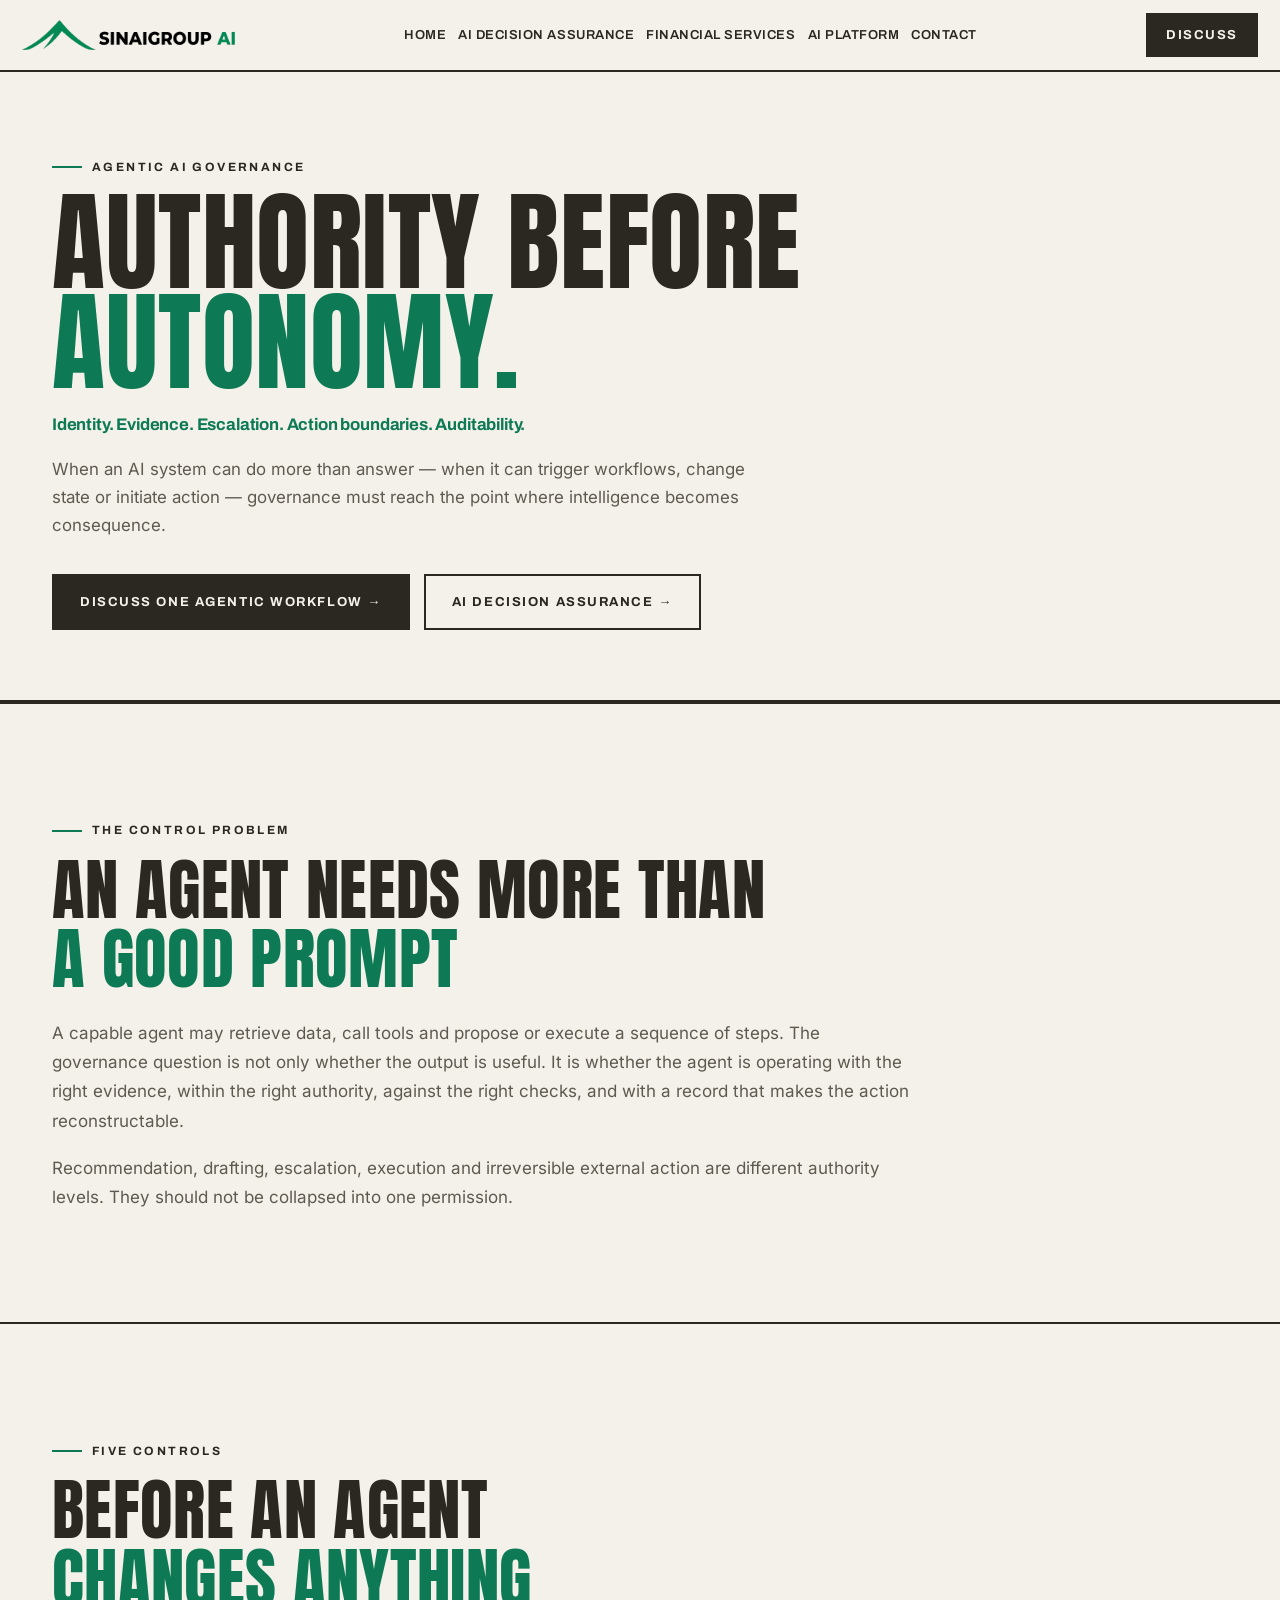
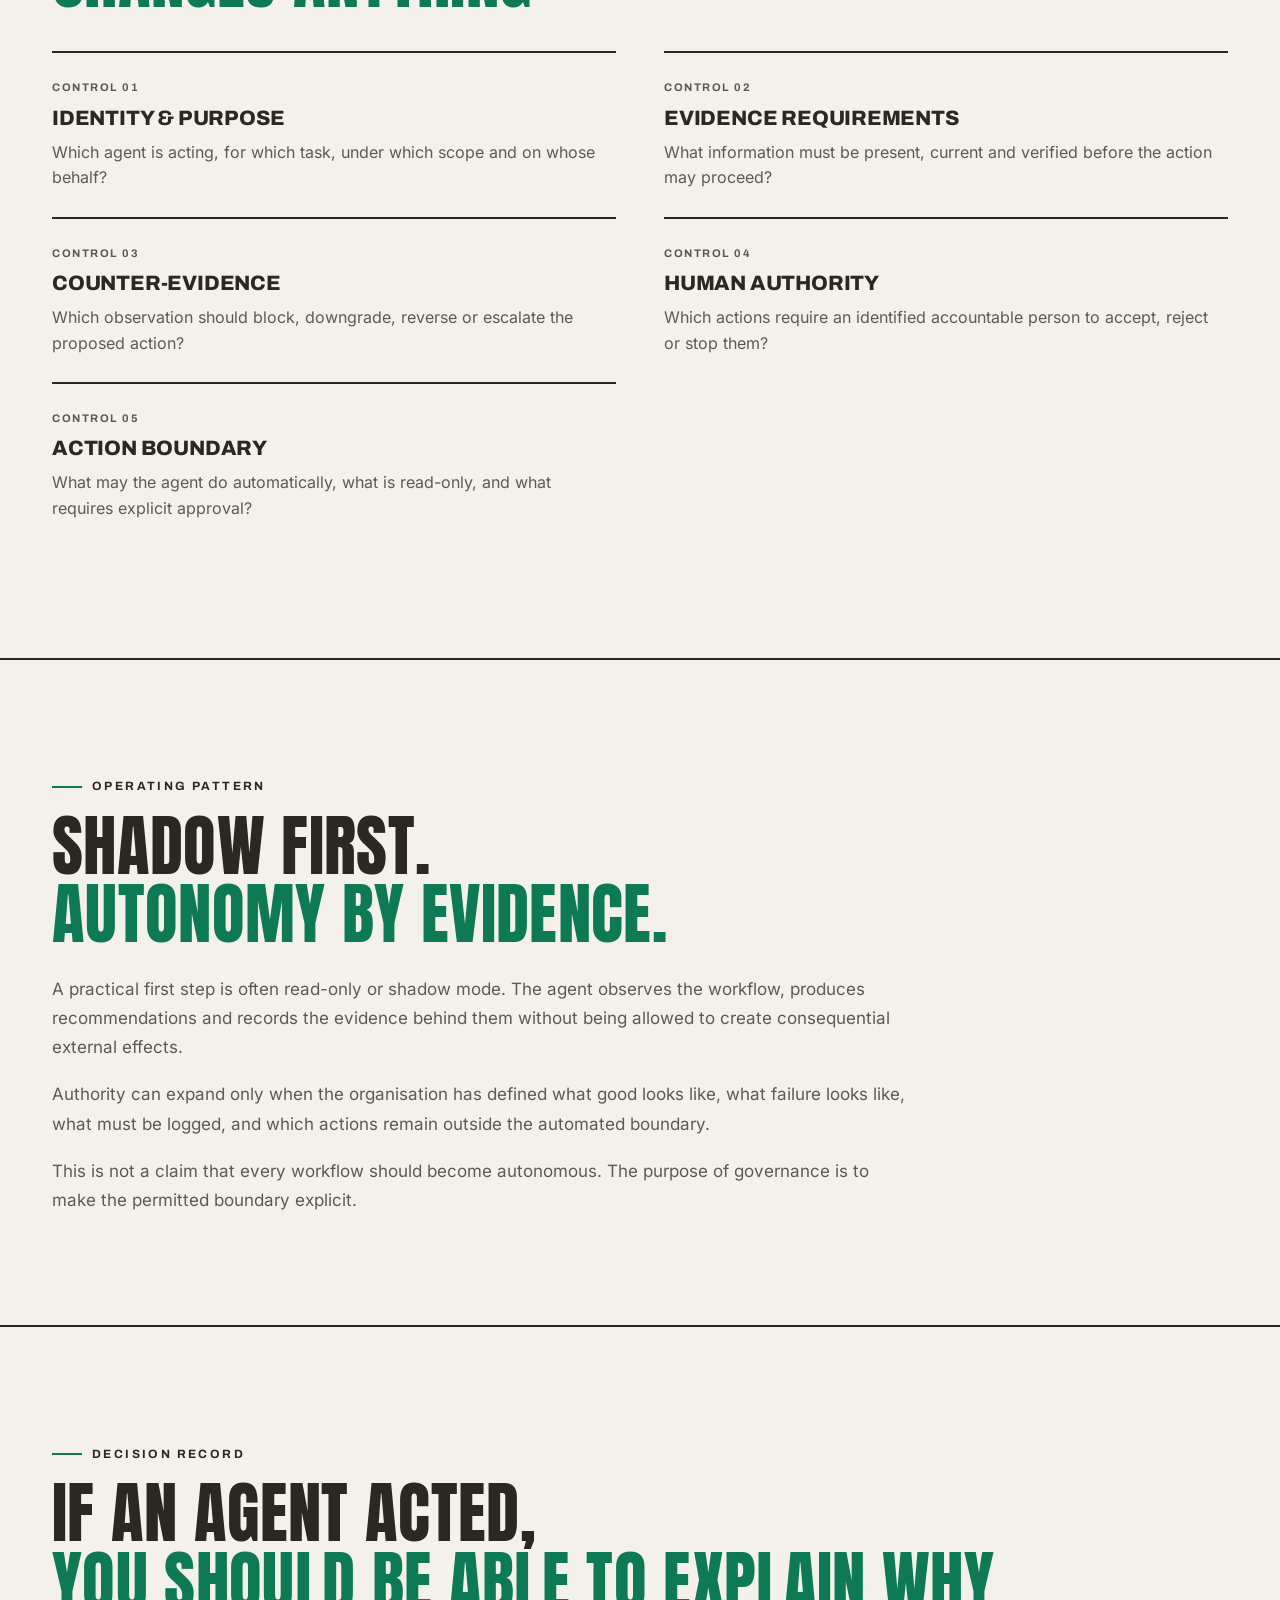
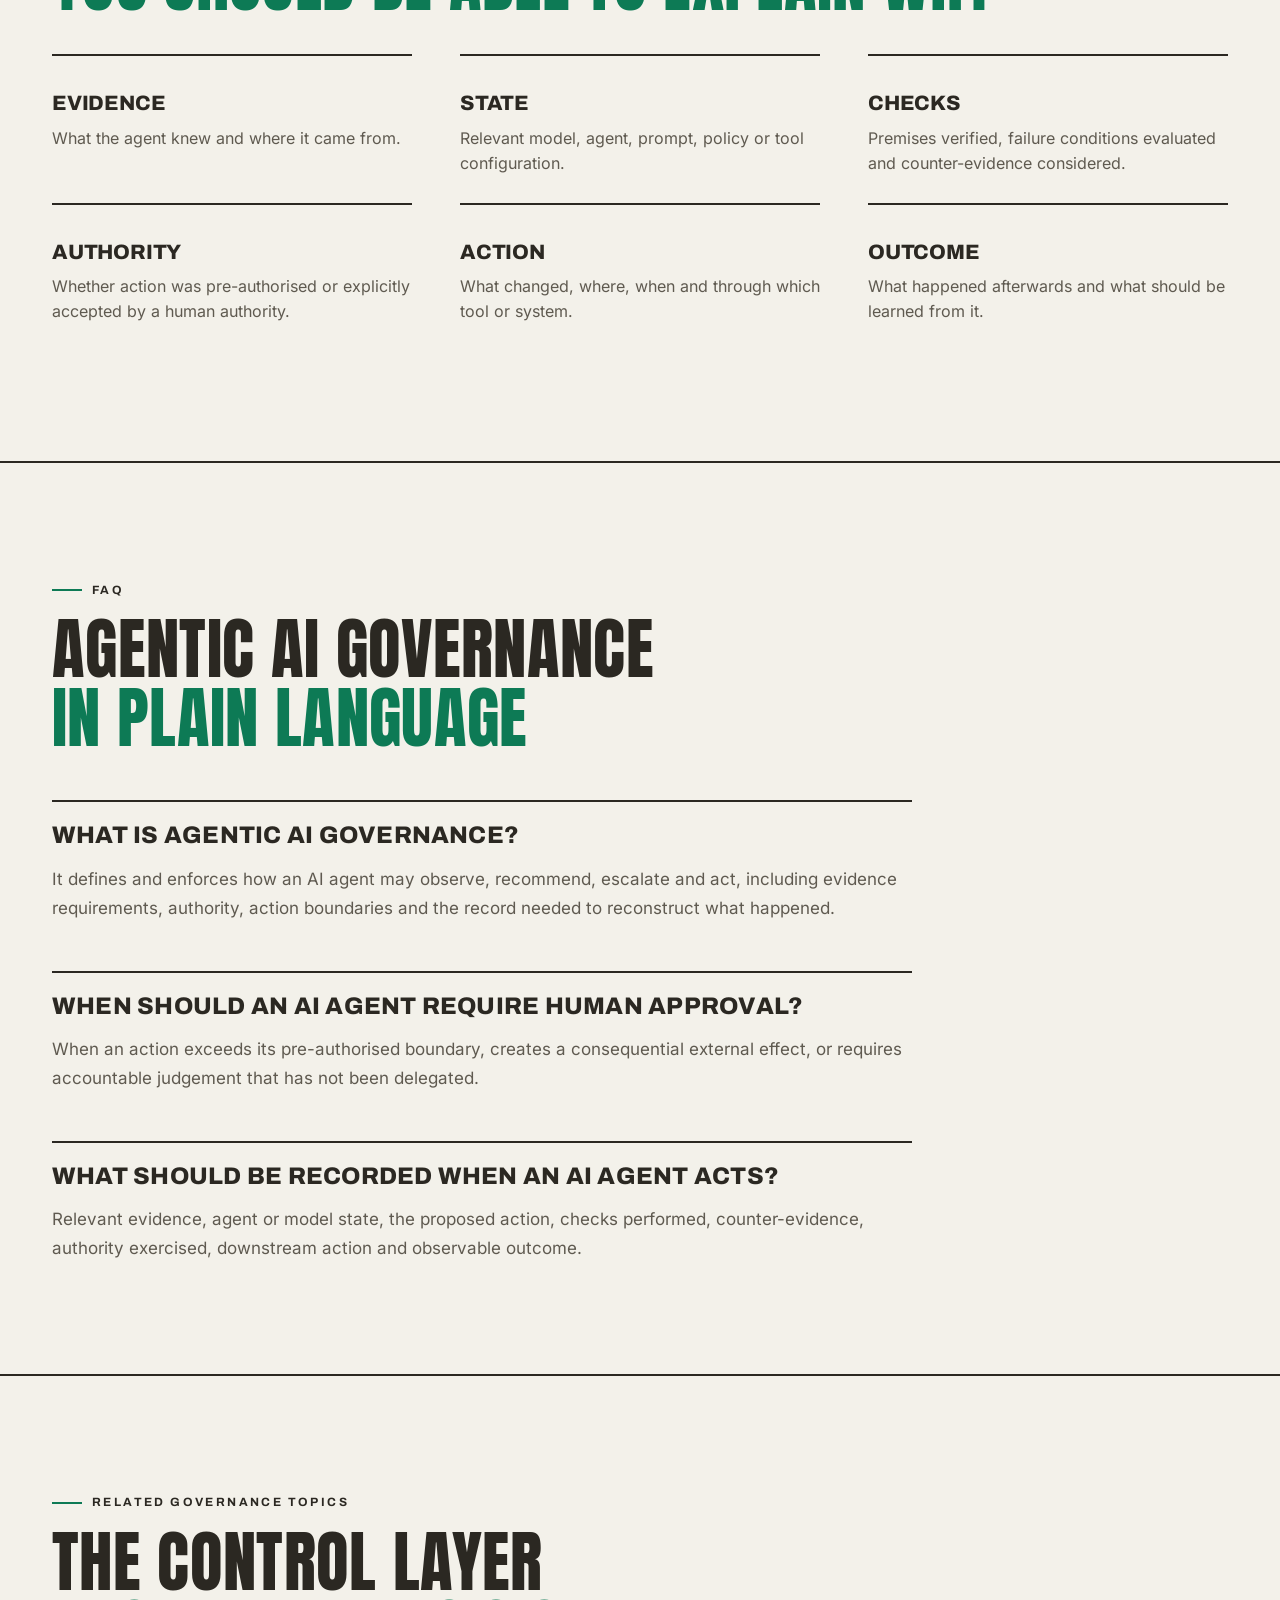
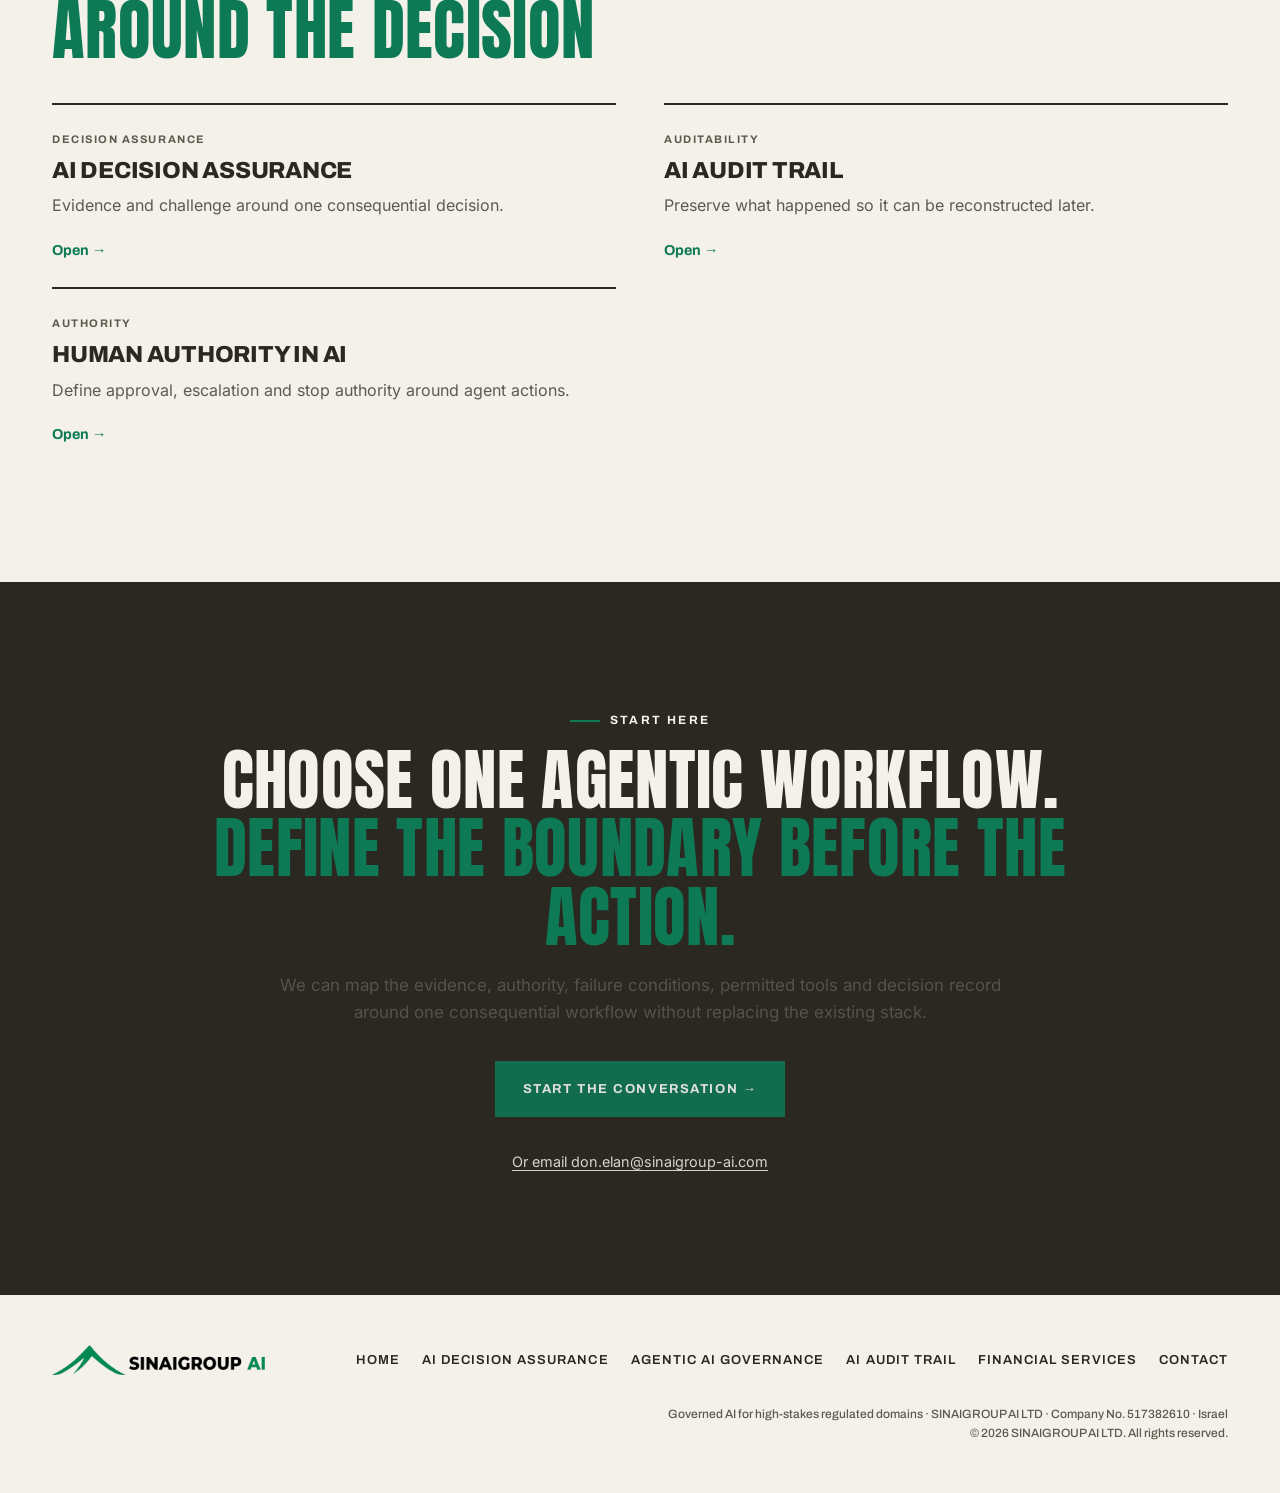
<file: agentic-ai-governance/index.html>
<!DOCTYPE html><html lang="en"><head>
<meta charset="UTF-8">
<meta name="viewport" content="width=device-width, initial-scale=1.0">
<title>Agentic AI Governance: Authority, Boundaries and Auditability | SINAIGROUP-AI</title>
<meta name="description" content="Govern agentic AI around consequential action: evidence, identity, human authority, permitted action boundaries, escalation and reconstructable decision records.">
<meta name="robots" content="index, follow">
<link rel="canonical" href="https://www.sinaigroup-ai.com/agentic-ai-governance/">
<meta property="og:type" content="website"><meta property="og:site_name" content="SINAIGROUP-AI">
<meta property="og:locale" content="en"><meta property="og:url" content="https://www.sinaigroup-ai.com/agentic-ai-governance/">
<meta property="og:title" content="Agentic AI Governance: Authority, Boundaries and Auditability | SINAIGROUP-AI">
<meta property="og:description" content="Govern agentic AI around consequential action: evidence, identity, human authority, permitted action boundaries, escalation and reconstructable decision records.">
<meta property="og:image" content="https://www.sinaigroup-ai.com/assets/og-cover.png">
<meta name="twitter:card" content="summary_large_image"><meta name="twitter:title" content="Agentic AI Governance: Authority, Boundaries and Auditability | SINAIGROUP-AI">
<meta name="twitter:description" content="Govern agentic AI around consequential action: evidence, identity, human authority, permitted action boundaries, escalation and reconstructable decision records.">
<meta name="twitter:image" content="https://www.sinaigroup-ai.com/assets/og-cover.png">
<meta name="theme-color" content="#f3f1ea">
<link rel="icon" href="data:image/svg+xml,<svg xmlns='http://www.w3.org/2000/svg' viewBox='0 0 64 64'><rect width='64' height='64' fill='%232b2822'/><path d='M8 44 L32 20 L56 44 L48 44 L32 29 L16 44 Z' fill='%2317a877'/><path d='M12 46 L32 27 L34 30 L26 38 L30 36 Z' fill='%2317a877'/></svg>">
<link rel="stylesheet" href="../assets/site.css?v=20260927a">
<script type="application/ld+json">{"@context":"https://schema.org","@graph":[{"@type":"Service","name":"Agentic AI Governance: Authority, Boundaries and Auditability","url":"https://www.sinaigroup-ai.com/agentic-ai-governance/","description":"Govern agentic AI around consequential action: evidence, identity, human authority, permitted action boundaries, escalation and reconstructable decision records.","provider":{"@type":"Organization","name":"SINAIGROUP-AI","url":"https://www.sinaigroup-ai.com/"},"serviceType":"Agentic AI Governance: Authority, Boundaries and Auditability","areaServed":"Global","audience":{"@type":"BusinessAudience","audienceType":"Organisations operating consequential AI-supported decisions"}},{"@context":"https://schema.org","@type":"FAQPage","mainEntity":[{"@type":"Question","name":"What is agentic AI governance?","acceptedAnswer":{"@type":"Answer","text":"Agentic AI governance defines and enforces how an AI agent may observe, recommend, escalate and act, including evidence requirements, authority, action boundaries and the record needed to reconstruct what happened."}},{"@type":"Question","name":"When should an AI agent require human approval?","acceptedAnswer":{"@type":"Answer","text":"Human approval should be explicit when an action exceeds the agent's pre-authorised boundary, creates a consequential external effect, or requires accountable judgement that has not been delegated."}},{"@type":"Question","name":"What should be recorded when an AI agent acts?","acceptedAnswer":{"@type":"Answer","text":"The record should preserve relevant evidence, agent or model state, the proposed action, checks performed, counter-evidence, authority exercised, downstream action and observable outcome."}}]}]}</script>
</head>
<body class="dpage">
<a class="skip-link" href="#main">Skip to content</a>
<header><div class="wrap nav">
<a href="../" class="logo" aria-label="SINAIGROUP-AI — home"><img src="../assets/img/2a863839.png" alt="SINAIGROUP-AI"></a>
<nav class="nav-links" id="nav-links" aria-label="Main"><a href="../">Home</a><a href="../ai-decision-assurance/">AI Decision Assurance</a><a href="../financial-services/">Financial Services</a><a href="../#ai-platform">AI Platform</a><a href="../#contact">Contact</a></nav>
<a href="../#contact" class="btn btn-p demo-btn" style="padding:10px 18px">Discuss</a>
<button class="burger" id="brg" type="button" aria-label="Open main menu" aria-expanded="false" aria-controls="nav-links">&#9776;</button>
</div></header>
<main id="main">
<section class="phead"><div class="wrap">
<span class="tag">Agentic AI Governance</span>
<h1 style="margin-top:16px">Authority before<br><span class="gold">autonomy.</span></h1>
<p class="hdomains">Identity. Evidence. Escalation. Action boundaries. Auditability.</p>
<p class="hlead">When an AI system can do more than answer — when it can trigger workflows, change state or initiate action — governance must reach the point where intelligence becomes consequence.</p>
<div class="hactions"><a class="btn btn-p" href="../#contact">Discuss one agentic workflow &rarr;</a><a class="btn btn-o" href="../ai-decision-assurance/">AI Decision Assurance &rarr;</a></div>
</div></section>

<section class="section"><div class="wrap">
<span class="tag">The control problem</span>
<h2 class="dh2">An agent needs more than<br><span class="gold">a good prompt</span></h2>
<div class="prose" style="margin-top:26px">
<p>A capable agent may retrieve data, call tools and propose or execute a sequence of steps. The governance question is not only whether the output is useful. It is whether the agent is operating with the right evidence, within the right authority, against the right checks, and with a record that makes the action reconstructable.</p>
<p>Recommendation, drafting, escalation, execution and irreversible external action are different authority levels. They should not be collapsed into one permission.</p>
</div>
</div></section>

<section class="section"><div class="wrap">
<span class="tag">Five controls</span>
<h2 class="dh2">Before an agent<br><span class="gold">changes anything</span></h2>
<div class="qgrid">
<div class="qcard"><span class="dk">Control 01</span><h3>Identity &amp; purpose</h3><p>Which agent is acting, for which task, under which scope and on whose behalf?</p></div>
<div class="qcard"><span class="dk">Control 02</span><h3>Evidence requirements</h3><p>What information must be present, current and verified before the action may proceed?</p></div>
<div class="qcard"><span class="dk">Control 03</span><h3>Counter-evidence</h3><p>Which observation should block, downgrade, reverse or escalate the proposed action?</p></div>
<div class="qcard"><span class="dk">Control 04</span><h3>Human authority</h3><p>Which actions require an identified accountable person to accept, reject or stop them?</p></div>
<div class="qcard"><span class="dk">Control 05</span><h3>Action boundary</h3><p>What may the agent do automatically, what is read-only, and what requires explicit approval?</p></div>
</div>
</div></section>

<section class="section"><div class="wrap">
<span class="tag">Operating pattern</span>
<h2 class="dh2">Shadow first.<br><span class="gold">Autonomy by evidence.</span></h2>
<div class="prose" style="margin-top:26px">
<p>A practical first step is often read-only or shadow mode. The agent observes the workflow, produces recommendations and records the evidence behind them without being allowed to create consequential external effects.</p>
<p>Authority can expand only when the organisation has defined what good looks like, what failure looks like, what must be logged, and which actions remain outside the automated boundary.</p>
<p>This is not a claim that every workflow should become autonomous. The purpose of governance is to make the permitted boundary explicit.</p>
</div>
</div></section>

<section class="section"><div class="wrap">
<span class="tag">Decision record</span>
<h2 class="dh2">If an agent acted,<br><span class="gold">you should be able to explain why</span></h2>
<div class="disgrid">
<div class="discard"><h3>Evidence</h3><p>What the agent knew and where it came from.</p></div>
<div class="discard"><h3>State</h3><p>Relevant model, agent, prompt, policy or tool configuration.</p></div>
<div class="discard"><h3>Checks</h3><p>Premises verified, failure conditions evaluated and counter-evidence considered.</p></div>
<div class="discard"><h3>Authority</h3><p>Whether action was pre-authorised or explicitly accepted by a human authority.</p></div>
<div class="discard"><h3>Action</h3><p>What changed, where, when and through which tool or system.</p></div>
<div class="discard"><h3>Outcome</h3><p>What happened afterwards and what should be learned from it.</p></div>
</div>
</div></section>

<section class="section"><div class="wrap">
<span class="tag">FAQ</span>
<h2 class="dh2">Agentic AI governance<br><span class="gold">in plain language</span></h2>
<div class="prose" style="margin-top:26px">
<h3>What is agentic AI governance?</h3><p>It defines and enforces how an AI agent may observe, recommend, escalate and act, including evidence requirements, authority, action boundaries and the record needed to reconstruct what happened.</p>
<h3>When should an AI agent require human approval?</h3><p>When an action exceeds its pre-authorised boundary, creates a consequential external effect, or requires accountable judgement that has not been delegated.</p>
<h3>What should be recorded when an AI agent acts?</h3><p>Relevant evidence, agent or model state, the proposed action, checks performed, counter-evidence, authority exercised, downstream action and observable outcome.</p>
</div>
</div></section>

<section class="section"><div class="wrap">
<span class="tag">Related governance topics</span>
<h2 class="dh2">The control layer<br><span class="gold">around the decision</span></h2>
<div class="ogrid"><a class="ocard" href="../ai-decision-assurance/"><span class="dk">Decision Assurance</span><h3>AI Decision Assurance</h3><p>Evidence and challenge around one consequential decision.</p><span class="dgo">Open &rarr;</span></a><a class="ocard" href="../ai-audit-trail/"><span class="dk">Auditability</span><h3>AI Audit Trail</h3><p>Preserve what happened so it can be reconstructed later.</p><span class="dgo">Open &rarr;</span></a><a class="ocard" href="../human-authority-ai/"><span class="dk">Authority</span><h3>Human Authority in AI</h3><p>Define approval, escalation and stop authority around agent actions.</p><span class="dgo">Open &rarr;</span></a></div>
</div></section>

<section class="section cta"><div class="wrap">
<span class="tag">Start here</span>
<h2 class="dh2">Choose one agentic workflow.<br><span class="gold">Define the boundary before the action.</span></h2>
<p class="sub dsub">We can map the evidence, authority, failure conditions, permitted tools and decision record around one consequential workflow without replacing the existing stack.</p>
<p class="hactions" style="margin-top:26px"><a class="btn btn-p" href="../#contact">Start the conversation &rarr;</a></p>
<p style="margin:14px auto 0;font-size:.9rem"><a href="mailto:don.elan@sinaigroup-ai.com?subject=Agentic%20AI%20Governance%3A%20Authority%2C%20Boundaries%20and%20Auditability" style="color:inherit;text-decoration:underline;text-underline-offset:3px">Or email don.elan@sinaigroup-ai.com</a></p>
</div></section>
</main>
<footer><div class="wrap"><div class="foot">
<span class="logo"><img src="../assets/img/2a863839.png" alt="SINAIGROUP-AI"></span>
<nav class="foot-links" aria-label="Footer"><a href="../">Home</a><a href="../ai-decision-assurance/">AI Decision Assurance</a><a href="../agentic-ai-governance/">Agentic AI Governance</a><a href="../ai-audit-trail/">AI Audit Trail</a><a href="../financial-services/">Financial Services</a><a href="../#contact">Contact</a></nav>
<span class="copy">Governed AI for high-stakes regulated domains &middot; SINAIGROUP AI LTD &middot; Company No. 517382610 &middot; Israel<br>&copy; 2026 SINAIGROUP AI LTD. All rights reserved.</span>
</div></div></footer>
<script>(function(){var b=document.getElementById('brg'),h=document.querySelector('header');if(!b||!h)return;b.addEventListener('click',function(){var o=h.classList.toggle('open');b.setAttribute('aria-expanded',o?'true':'false');});})();</script>
</body></html>
</file>
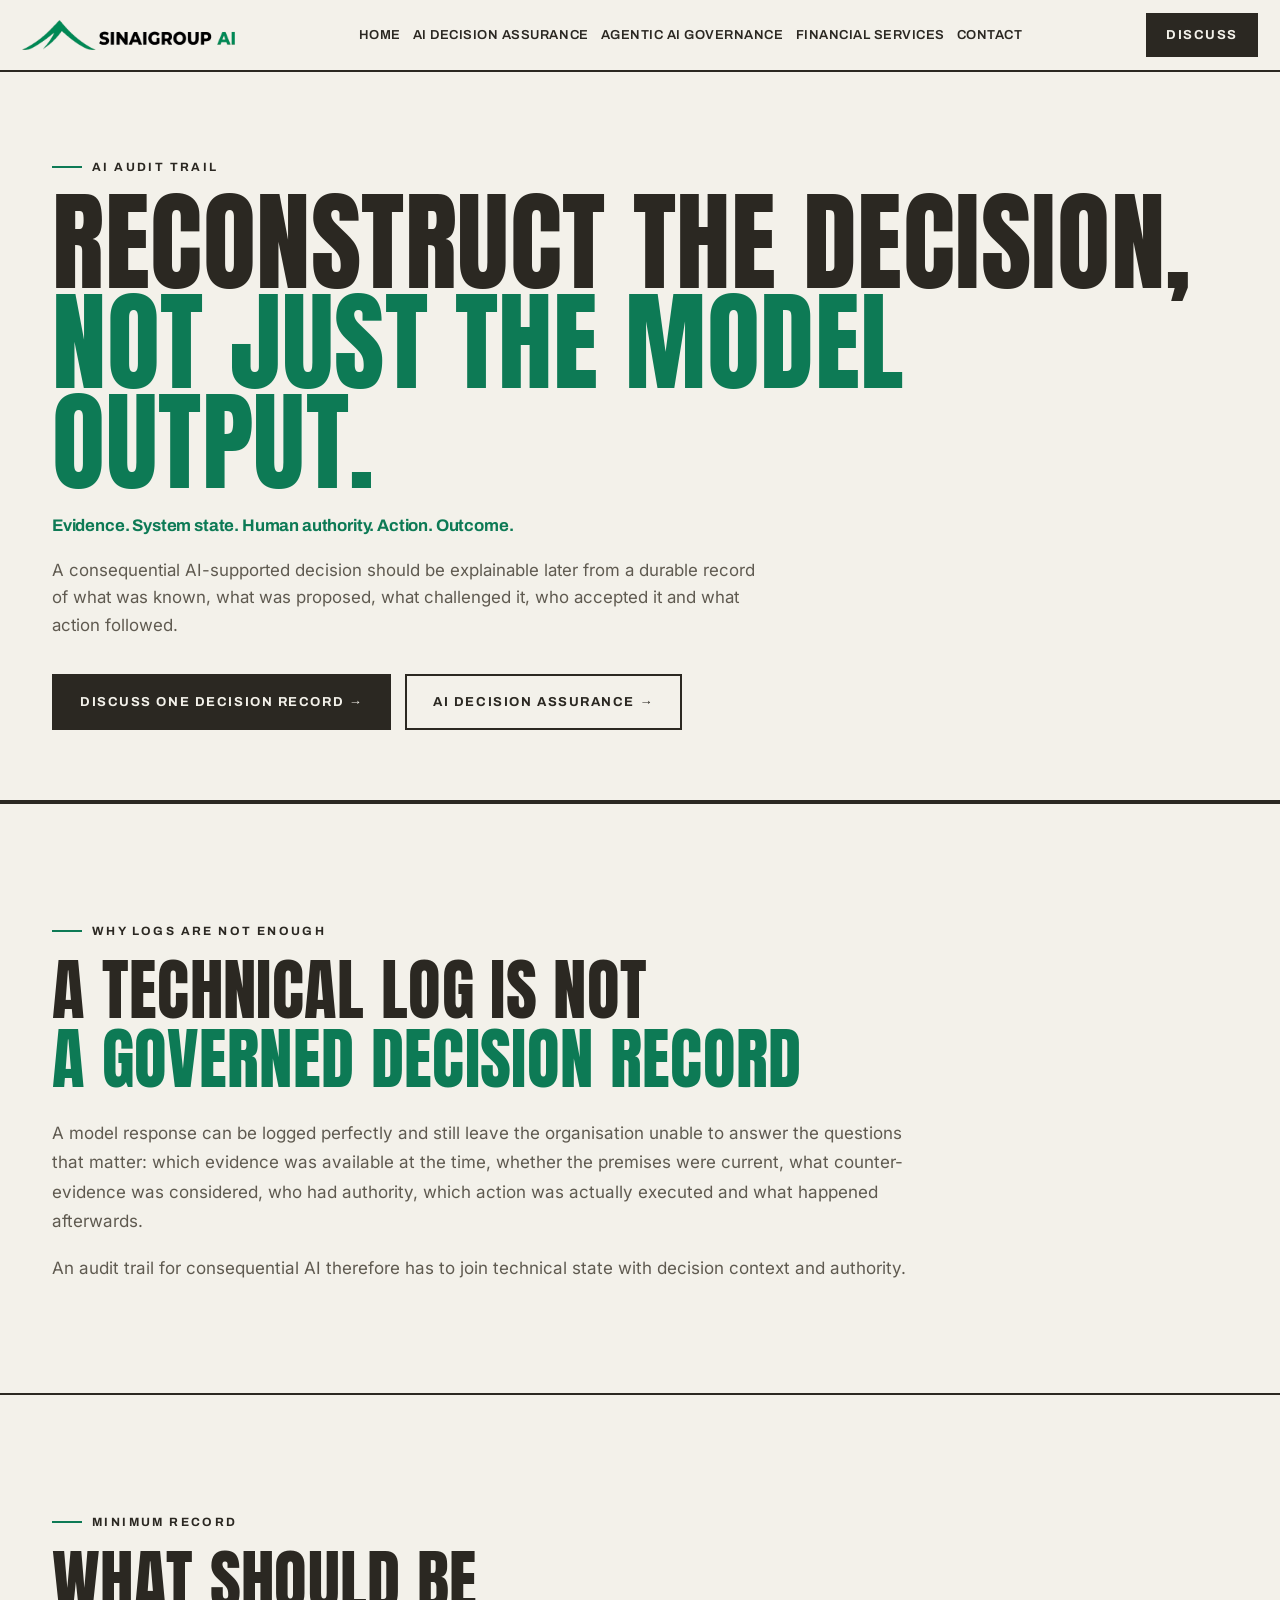
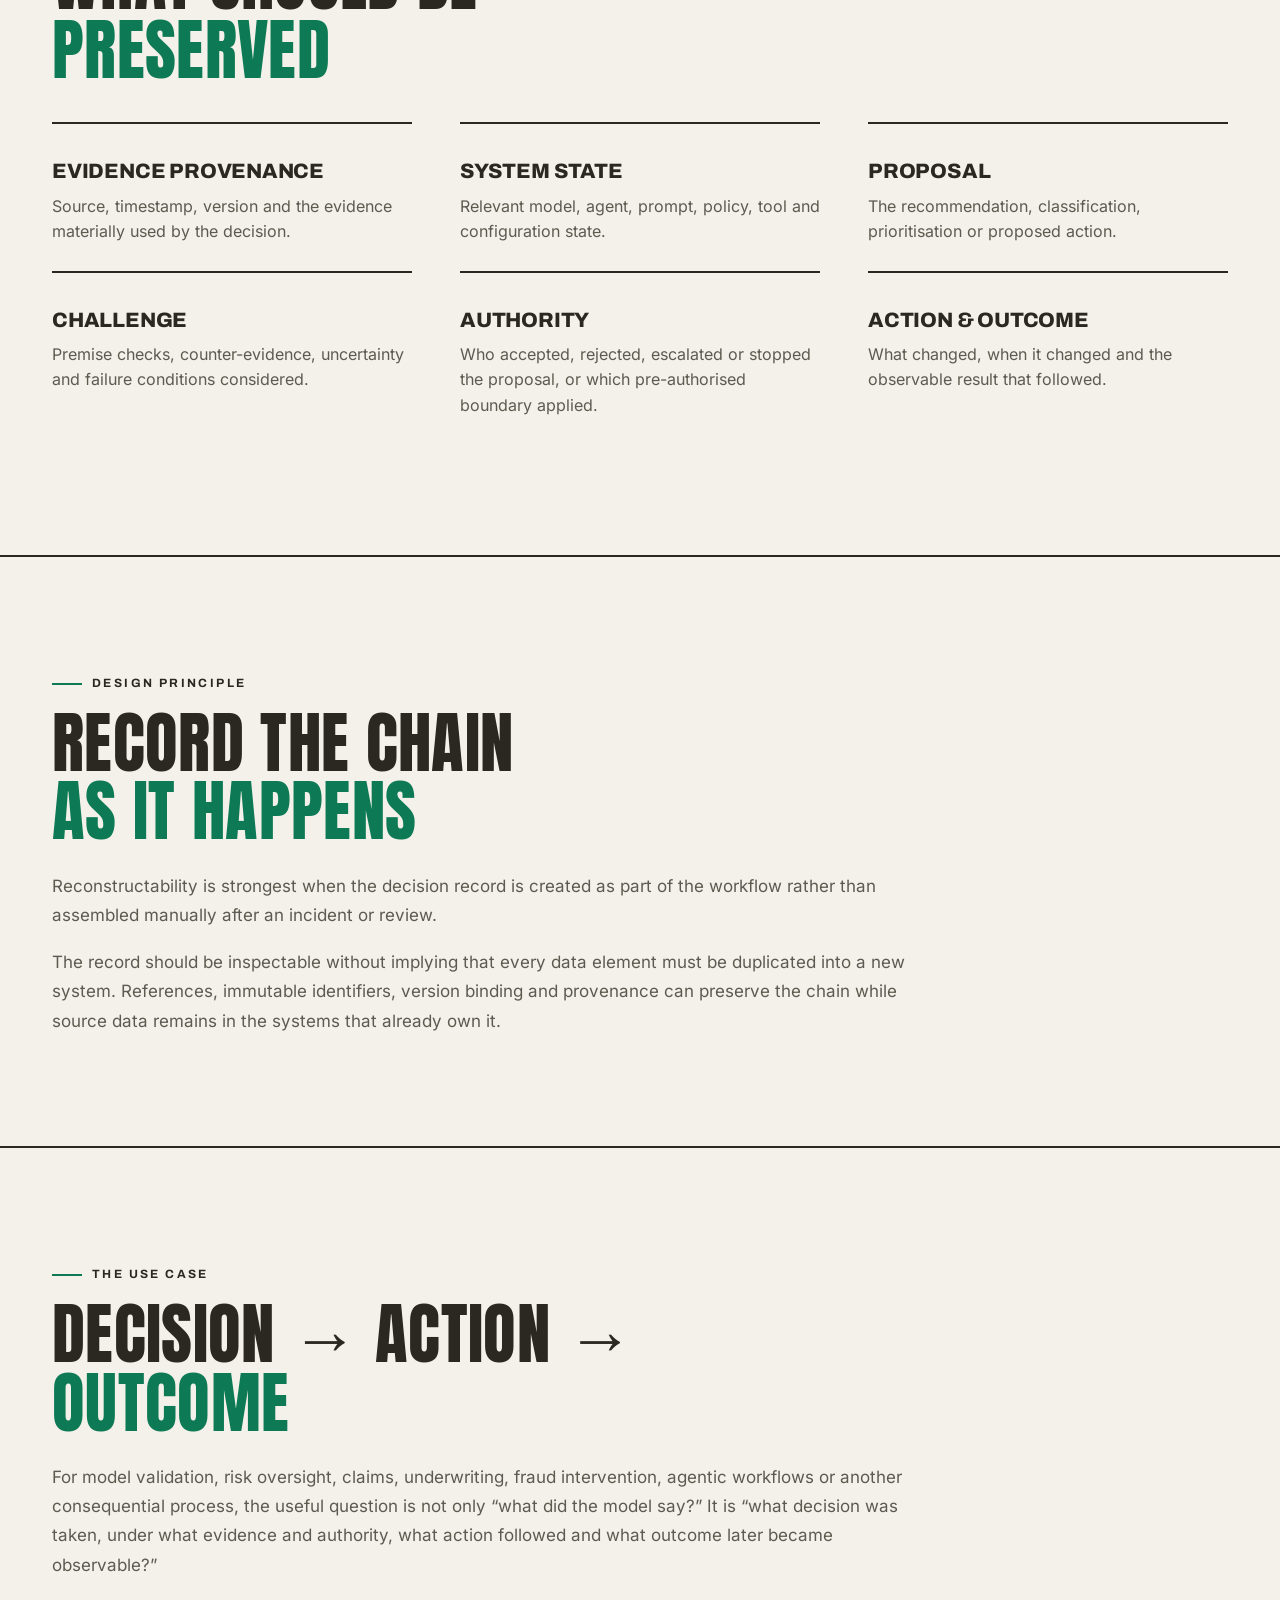
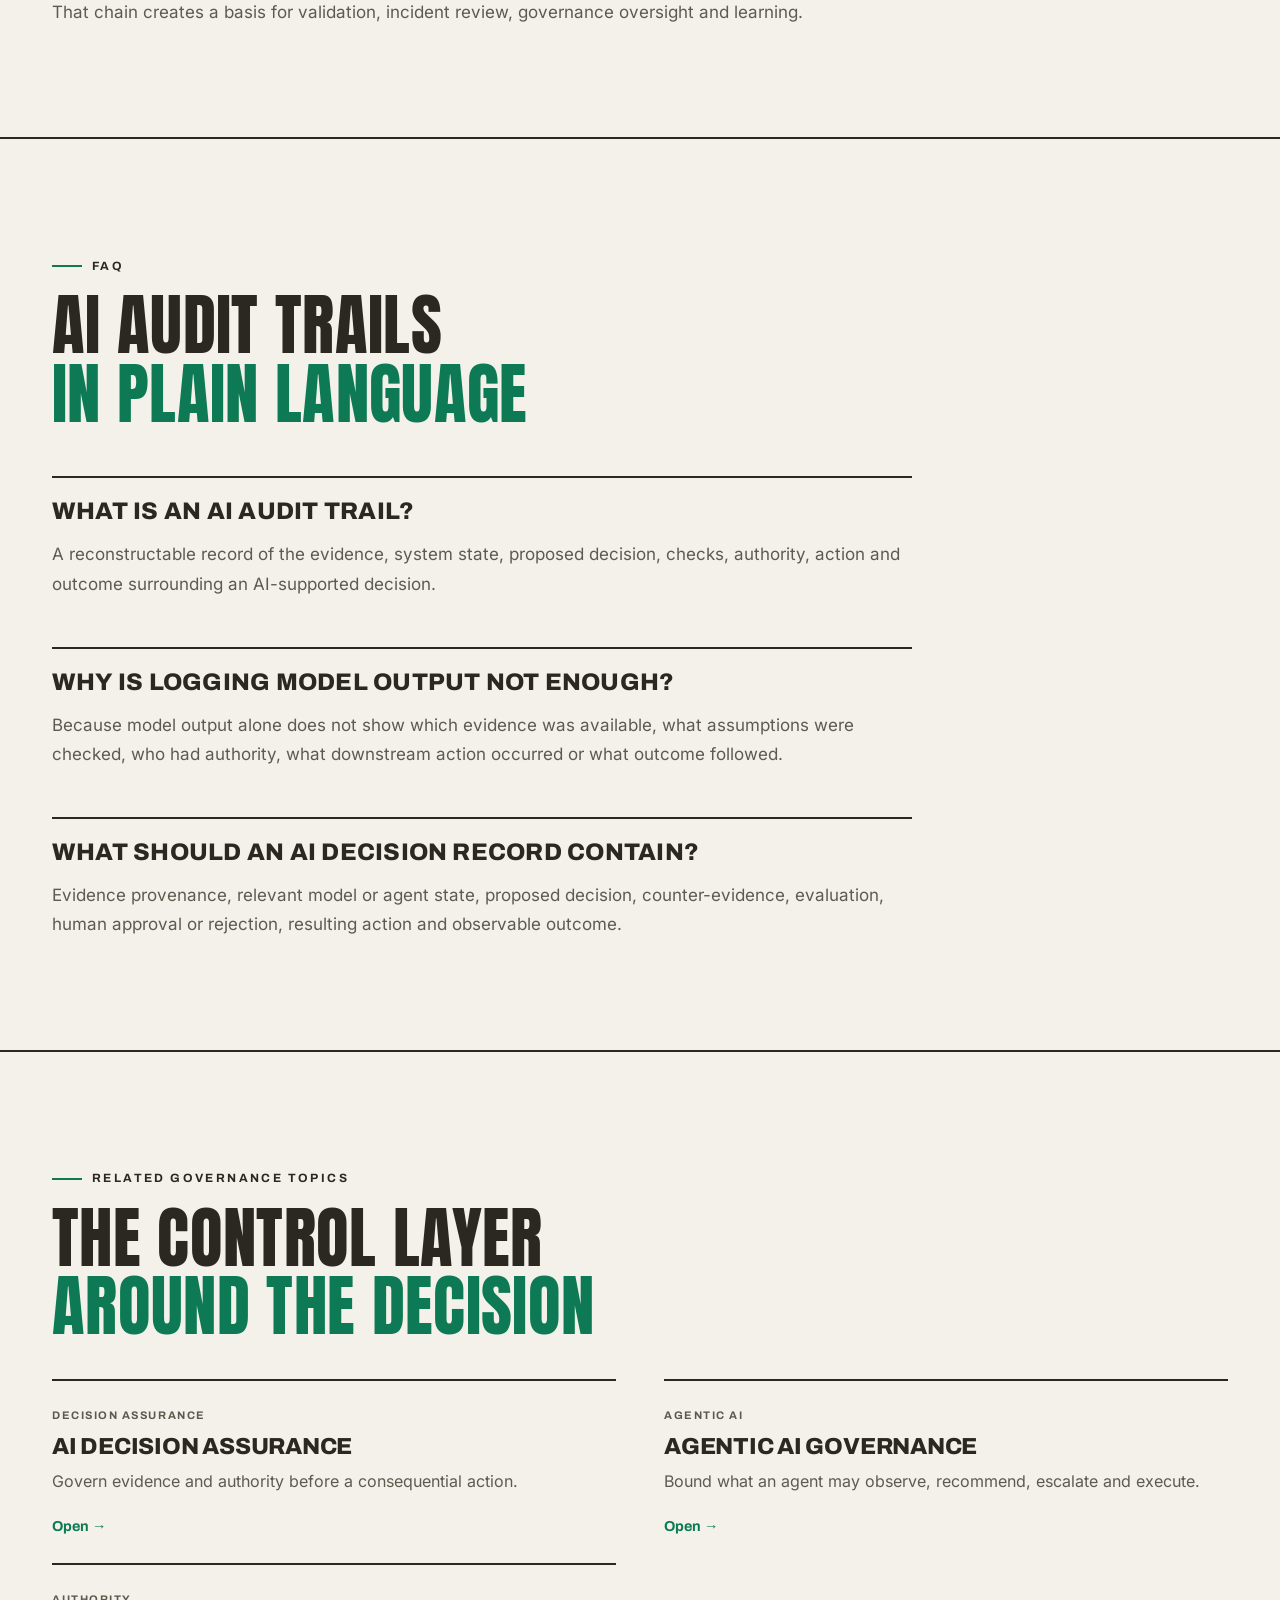
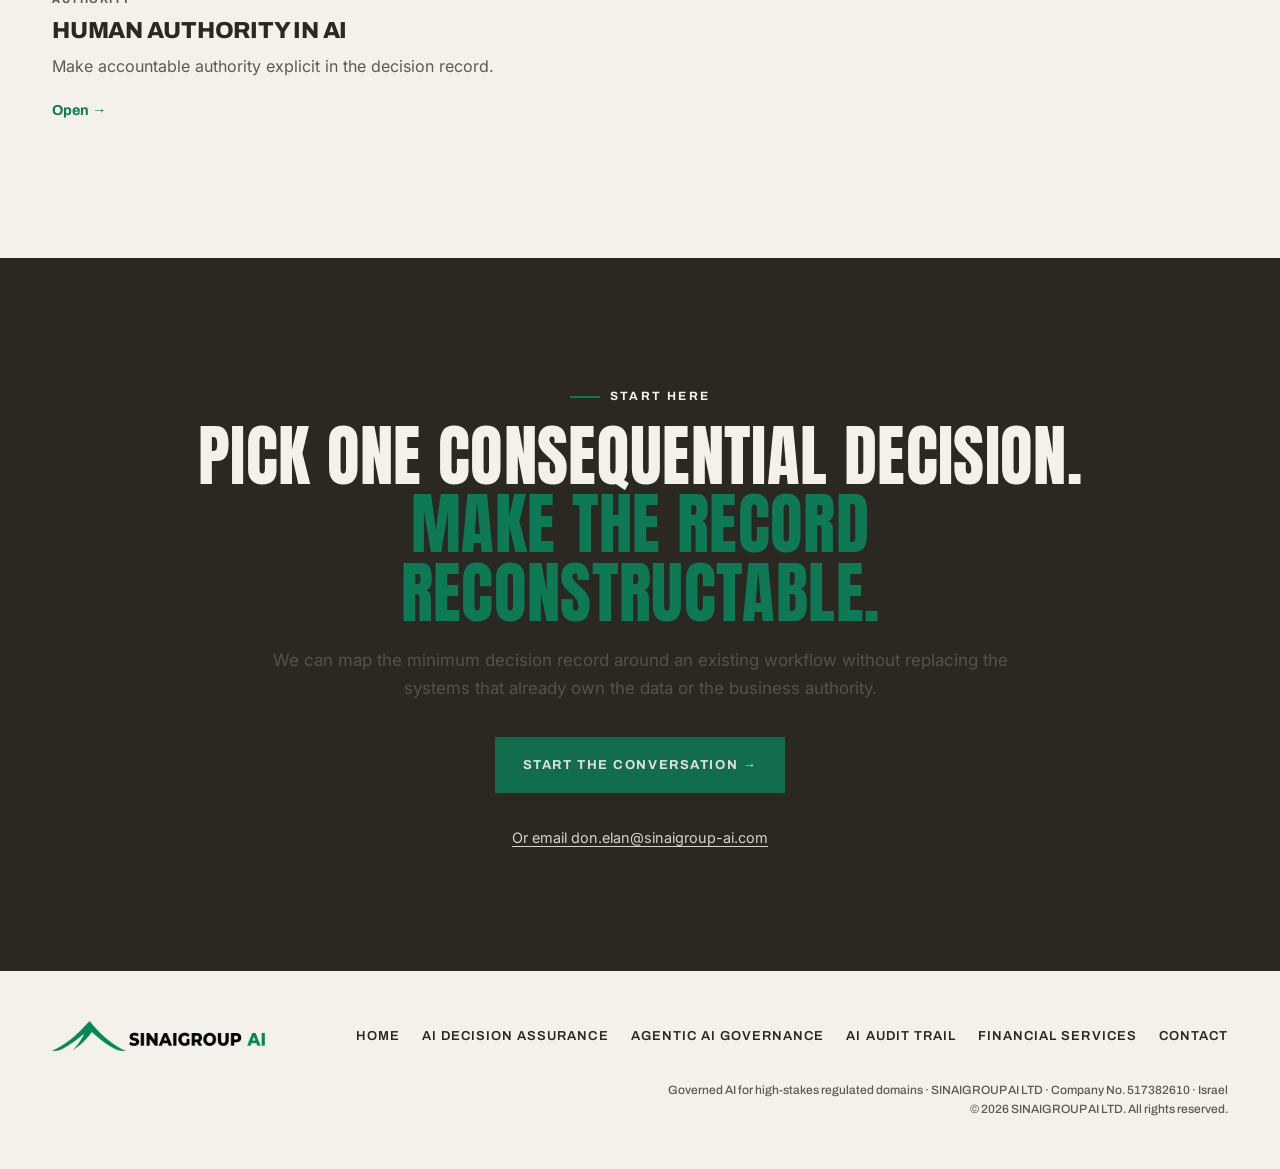
<file: ai-audit-trail/index.html>
<!DOCTYPE html><html lang="en"><head>
<meta charset="UTF-8">
<meta name="viewport" content="width=device-width, initial-scale=1.0">
<title>AI Audit Trail for High-Stakes Decisions | SINAIGROUP-AI</title>
<meta name="description" content="Design an AI decision audit trail that preserves evidence, model or agent state, human authority, action and outcome so consequential decisions can be reconstructed later.">
<meta name="robots" content="index, follow">
<link rel="canonical" href="https://www.sinaigroup-ai.com/ai-audit-trail/">
<meta property="og:type" content="website"><meta property="og:site_name" content="SINAIGROUP-AI">
<meta property="og:locale" content="en"><meta property="og:url" content="https://www.sinaigroup-ai.com/ai-audit-trail/">
<meta property="og:title" content="AI Audit Trail for High-Stakes Decisions | SINAIGROUP-AI">
<meta property="og:description" content="Preserve evidence, model or agent state, human authority, action and outcome so consequential AI-supported decisions can be reconstructed later.">
<meta property="og:image" content="https://www.sinaigroup-ai.com/assets/og-cover.png">
<meta name="twitter:card" content="summary_large_image"><meta name="twitter:title" content="AI Audit Trail for High-Stakes Decisions | SINAIGROUP-AI">
<meta name="twitter:description" content="Preserve evidence, model or agent state, human authority, action and outcome so consequential AI-supported decisions can be reconstructed later.">
<meta name="twitter:image" content="https://www.sinaigroup-ai.com/assets/og-cover.png">
<meta name="theme-color" content="#f3f1ea">
<link rel="icon" href="data:image/svg+xml,<svg xmlns='http://www.w3.org/2000/svg' viewBox='0 0 64 64'><rect width='64' height='64' fill='%232b2822'/><path d='M8 44 L32 20 L56 44 L48 44 L32 29 L16 44 Z' fill='%2317a877'/><path d='M12 46 L32 27 L34 30 L26 38 L30 36 Z' fill='%2317a877'/></svg>">
<link rel="stylesheet" href="../assets/site.css?v=20260927a">
<script type="application/ld+json">{"@context":"https://schema.org","@graph":[{"@type":"Service","name":"AI Audit Trail for High-Stakes Decisions","url":"https://www.sinaigroup-ai.com/ai-audit-trail/","description":"Design an AI decision audit trail that preserves evidence, model or agent state, human authority, action and outcome so consequential decisions can be reconstructed later.","provider":{"@type":"Organization","name":"SINAIGROUP-AI","url":"https://www.sinaigroup-ai.com/"},"serviceType":"AI Audit Trail for High-Stakes Decisions","areaServed":"Global","audience":{"@type":"BusinessAudience","audienceType":"Organisations operating consequential AI-supported decisions"}},{"@context":"https://schema.org","@type":"FAQPage","mainEntity":[{"@type":"Question","name":"What is an AI audit trail?","acceptedAnswer":{"@type":"Answer","text":"An AI audit trail is a reconstructable record of the evidence, system state, proposed decision, checks, authority, action and outcome surrounding an AI-supported decision."}},{"@type":"Question","name":"Why is logging model output not enough?","acceptedAnswer":{"@type":"Answer","text":"Model output alone does not show which evidence was available, what assumptions were checked, who had authority, what downstream action occurred or what outcome followed."}},{"@type":"Question","name":"What should an AI decision record contain?","acceptedAnswer":{"@type":"Answer","text":"A useful record can include evidence provenance, model or agent version, relevant configuration, proposed decision, counter-evidence, evaluation, human approval or rejection, resulting action and observable outcome."}}]}]}</script>
</head>
<body class="dpage">
<a class="skip-link" href="#main">Skip to content</a>
<header><div class="wrap nav">
<a href="../" class="logo" aria-label="SINAIGROUP-AI — home"><img src="../assets/img/2a863839.png" alt="SINAIGROUP-AI"></a>
<nav class="nav-links" id="nav-links" aria-label="Main"><a href="../">Home</a><a href="../ai-decision-assurance/">AI Decision Assurance</a><a href="../agentic-ai-governance/">Agentic AI Governance</a><a href="../financial-services/">Financial Services</a><a href="../#contact">Contact</a></nav>
<a href="../#contact" class="btn btn-p demo-btn" style="padding:10px 18px">Discuss</a>
<button class="burger" id="brg" type="button" aria-label="Open main menu" aria-expanded="false" aria-controls="nav-links">&#9776;</button>
</div></header>
<main id="main">
<section class="phead"><div class="wrap">
<span class="tag">AI Audit Trail</span>
<h1 style="margin-top:16px">Reconstruct the decision,<br><span class="gold">not just the model output.</span></h1>
<p class="hdomains">Evidence. System state. Human authority. Action. Outcome.</p>
<p class="hlead">A consequential AI-supported decision should be explainable later from a durable record of what was known, what was proposed, what challenged it, who accepted it and what action followed.</p>
<div class="hactions"><a class="btn btn-p" href="../#contact">Discuss one decision record &rarr;</a><a class="btn btn-o" href="../ai-decision-assurance/">AI Decision Assurance &rarr;</a></div>
</div></section>

<section class="section"><div class="wrap">
<span class="tag">Why logs are not enough</span>
<h2 class="dh2">A technical log is not<br><span class="gold">a governed decision record</span></h2>
<div class="prose" style="margin-top:26px">
<p>A model response can be logged perfectly and still leave the organisation unable to answer the questions that matter: which evidence was available at the time, whether the premises were current, what counter-evidence was considered, who had authority, which action was actually executed and what happened afterwards.</p>
<p>An audit trail for consequential AI therefore has to join technical state with decision context and authority.</p>
</div>
</div></section>

<section class="section"><div class="wrap">
<span class="tag">Minimum record</span>
<h2 class="dh2">What should be<br><span class="gold">preserved</span></h2>
<div class="disgrid">
<div class="discard"><h3>Evidence provenance</h3><p>Source, timestamp, version and the evidence materially used by the decision.</p></div>
<div class="discard"><h3>System state</h3><p>Relevant model, agent, prompt, policy, tool and configuration state.</p></div>
<div class="discard"><h3>Proposal</h3><p>The recommendation, classification, prioritisation or proposed action.</p></div>
<div class="discard"><h3>Challenge</h3><p>Premise checks, counter-evidence, uncertainty and failure conditions considered.</p></div>
<div class="discard"><h3>Authority</h3><p>Who accepted, rejected, escalated or stopped the proposal, or which pre-authorised boundary applied.</p></div>
<div class="discard"><h3>Action &amp; outcome</h3><p>What changed, when it changed and the observable result that followed.</p></div>
</div>
</div></section>

<section class="section"><div class="wrap">
<span class="tag">Design principle</span>
<h2 class="dh2">Record the chain<br><span class="gold">as it happens</span></h2>
<div class="prose" style="margin-top:26px">
<p>Reconstructability is strongest when the decision record is created as part of the workflow rather than assembled manually after an incident or review.</p>
<p>The record should be inspectable without implying that every data element must be duplicated into a new system. References, immutable identifiers, version binding and provenance can preserve the chain while source data remains in the systems that already own it.</p>
</div>
</div></section>

<section class="section"><div class="wrap">
<span class="tag">The use case</span>
<h2 class="dh2">Decision &rarr; action &rarr;<br><span class="gold">outcome</span></h2>
<div class="prose" style="margin-top:26px">
<p>For model validation, risk oversight, claims, underwriting, fraud intervention, agentic workflows or another consequential process, the useful question is not only “what did the model say?” It is “what decision was taken, under what evidence and authority, what action followed and what outcome later became observable?”</p>
<p>That chain creates a basis for validation, incident review, governance oversight and learning.</p>
</div>
</div></section>

<section class="section"><div class="wrap">
<span class="tag">FAQ</span>
<h2 class="dh2">AI audit trails<br><span class="gold">in plain language</span></h2>
<div class="prose" style="margin-top:26px">
<h3>What is an AI audit trail?</h3><p>A reconstructable record of the evidence, system state, proposed decision, checks, authority, action and outcome surrounding an AI-supported decision.</p>
<h3>Why is logging model output not enough?</h3><p>Because model output alone does not show which evidence was available, what assumptions were checked, who had authority, what downstream action occurred or what outcome followed.</p>
<h3>What should an AI decision record contain?</h3><p>Evidence provenance, relevant model or agent state, proposed decision, counter-evidence, evaluation, human approval or rejection, resulting action and observable outcome.</p>
</div>
</div></section>

<section class="section"><div class="wrap">
<span class="tag">Related governance topics</span>
<h2 class="dh2">The control layer<br><span class="gold">around the decision</span></h2>
<div class="ogrid"><a class="ocard" href="../ai-decision-assurance/"><span class="dk">Decision Assurance</span><h3>AI Decision Assurance</h3><p>Govern evidence and authority before a consequential action.</p><span class="dgo">Open &rarr;</span></a><a class="ocard" href="../agentic-ai-governance/"><span class="dk">Agentic AI</span><h3>Agentic AI Governance</h3><p>Bound what an agent may observe, recommend, escalate and execute.</p><span class="dgo">Open &rarr;</span></a><a class="ocard" href="../human-authority-ai/"><span class="dk">Authority</span><h3>Human Authority in AI</h3><p>Make accountable authority explicit in the decision record.</p><span class="dgo">Open &rarr;</span></a></div>
</div></section>

<section class="section cta"><div class="wrap">
<span class="tag">Start here</span>
<h2 class="dh2">Pick one consequential decision.<br><span class="gold">Make the record reconstructable.</span></h2>
<p class="sub dsub">We can map the minimum decision record around an existing workflow without replacing the systems that already own the data or the business authority.</p>
<p class="hactions" style="margin-top:26px"><a class="btn btn-p" href="../#contact">Start the conversation &rarr;</a></p>
<p style="margin:14px auto 0;font-size:.9rem"><a href="mailto:don.elan@sinaigroup-ai.com?subject=AI%20Audit%20Trail%20for%20High-Stakes%20Decisions" style="color:inherit;text-decoration:underline;text-underline-offset:3px">Or email don.elan@sinaigroup-ai.com</a></p>
</div></section>
</main>
<footer><div class="wrap"><div class="foot">
<span class="logo"><img src="../assets/img/2a863839.png" alt="SINAIGROUP-AI"></span>
<nav class="foot-links" aria-label="Footer"><a href="../">Home</a><a href="../ai-decision-assurance/">AI Decision Assurance</a><a href="../agentic-ai-governance/">Agentic AI Governance</a><a href="../ai-audit-trail/">AI Audit Trail</a><a href="../financial-services/">Financial Services</a><a href="../#contact">Contact</a></nav>
<span class="copy">Governed AI for high-stakes regulated domains &middot; SINAIGROUP AI LTD &middot; Company No. 517382610 &middot; Israel<br>&copy; 2026 SINAIGROUP AI LTD. All rights reserved.</span>
</div></div></footer>
<script>(function(){var b=document.getElementById('brg'),h=document.querySelector('header');if(!b||!h)return;b.addEventListener('click',function(){var o=h.classList.toggle('open');b.setAttribute('aria-expanded',o?'true':'false');});})();</script>
</body></html>
</file>
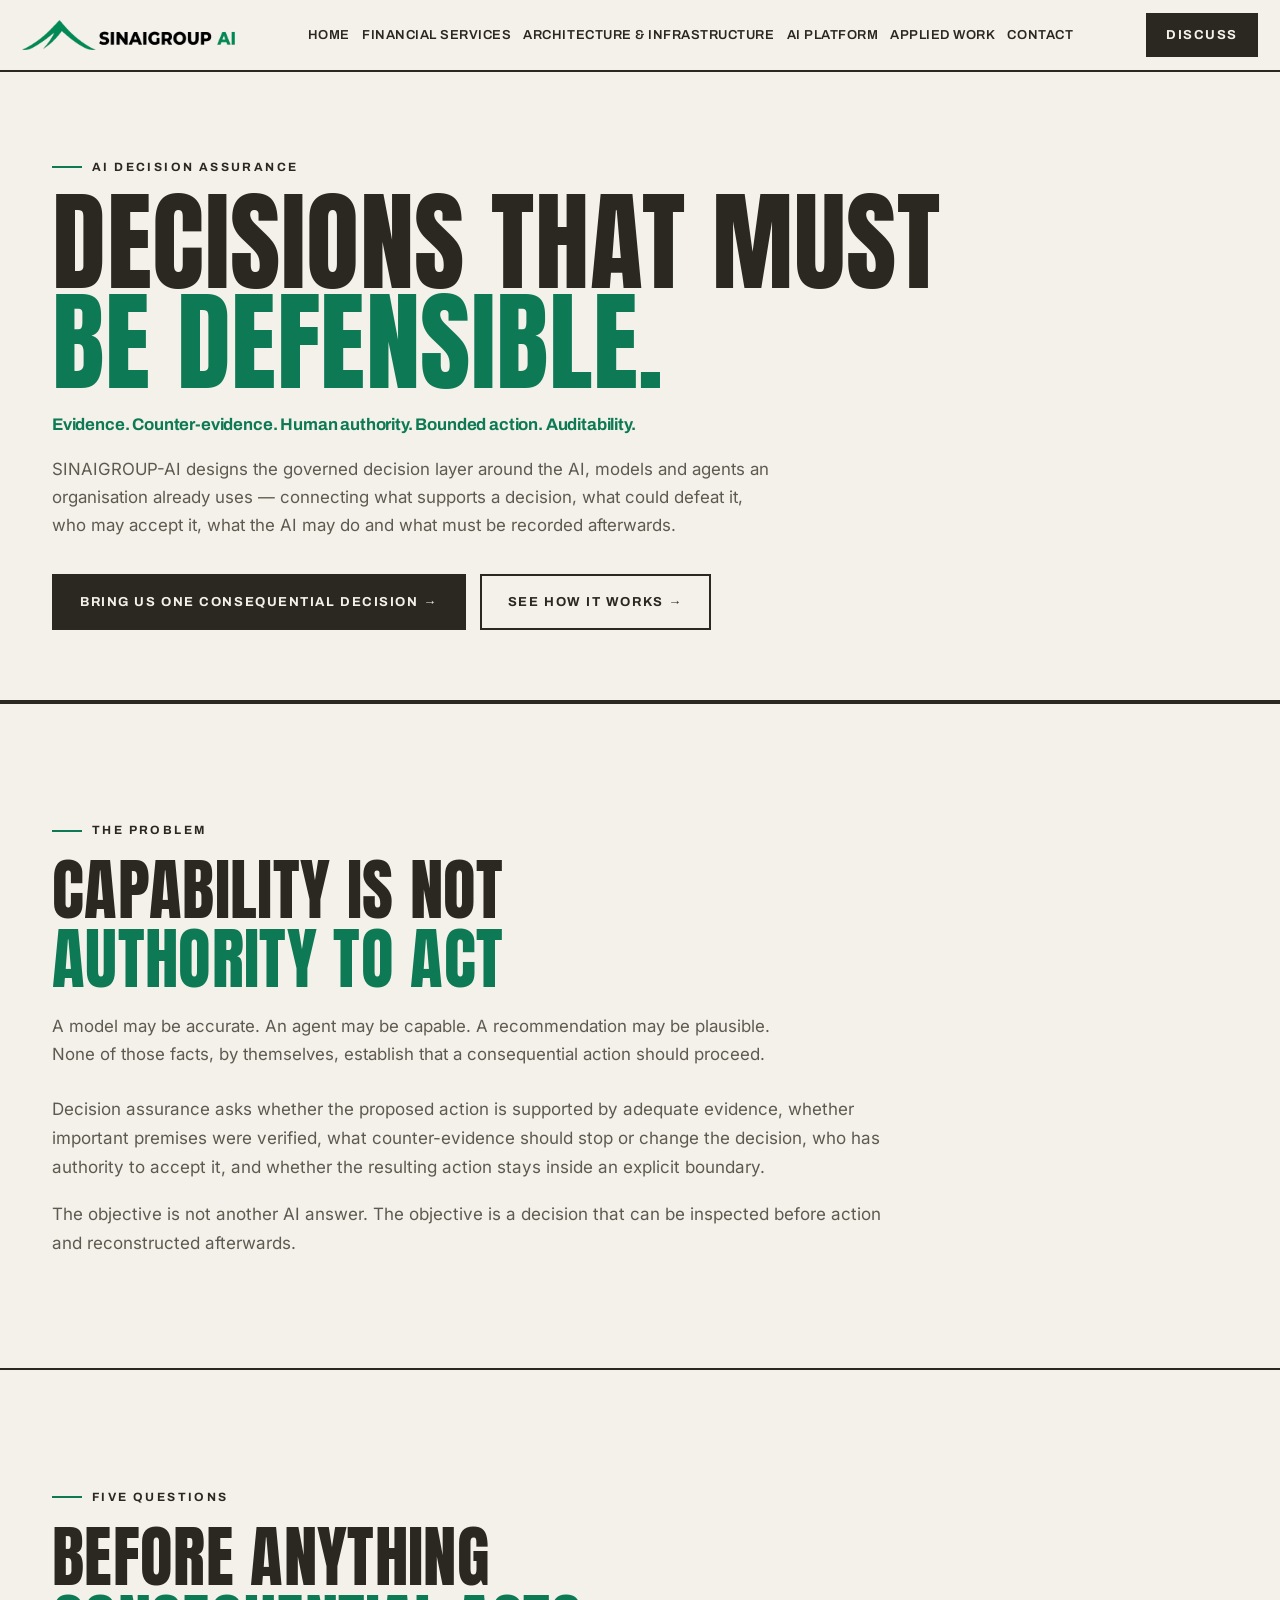
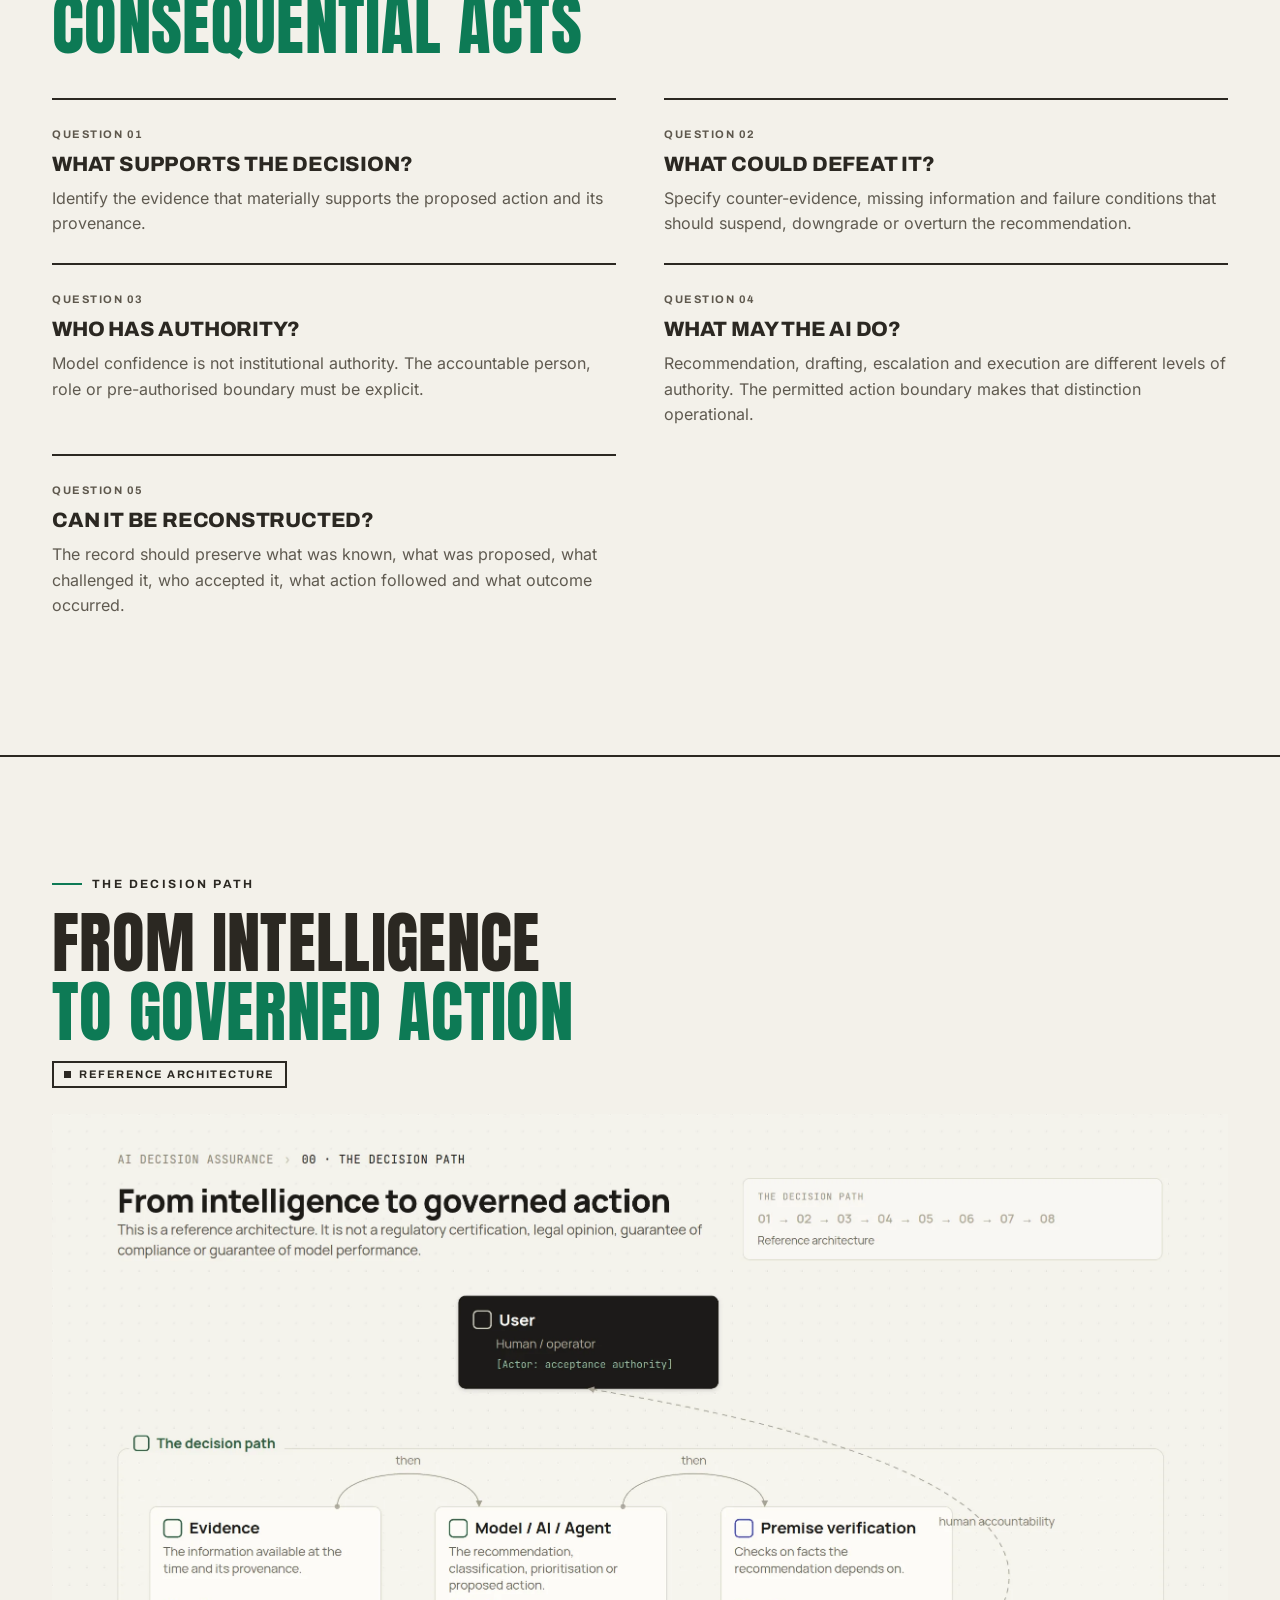
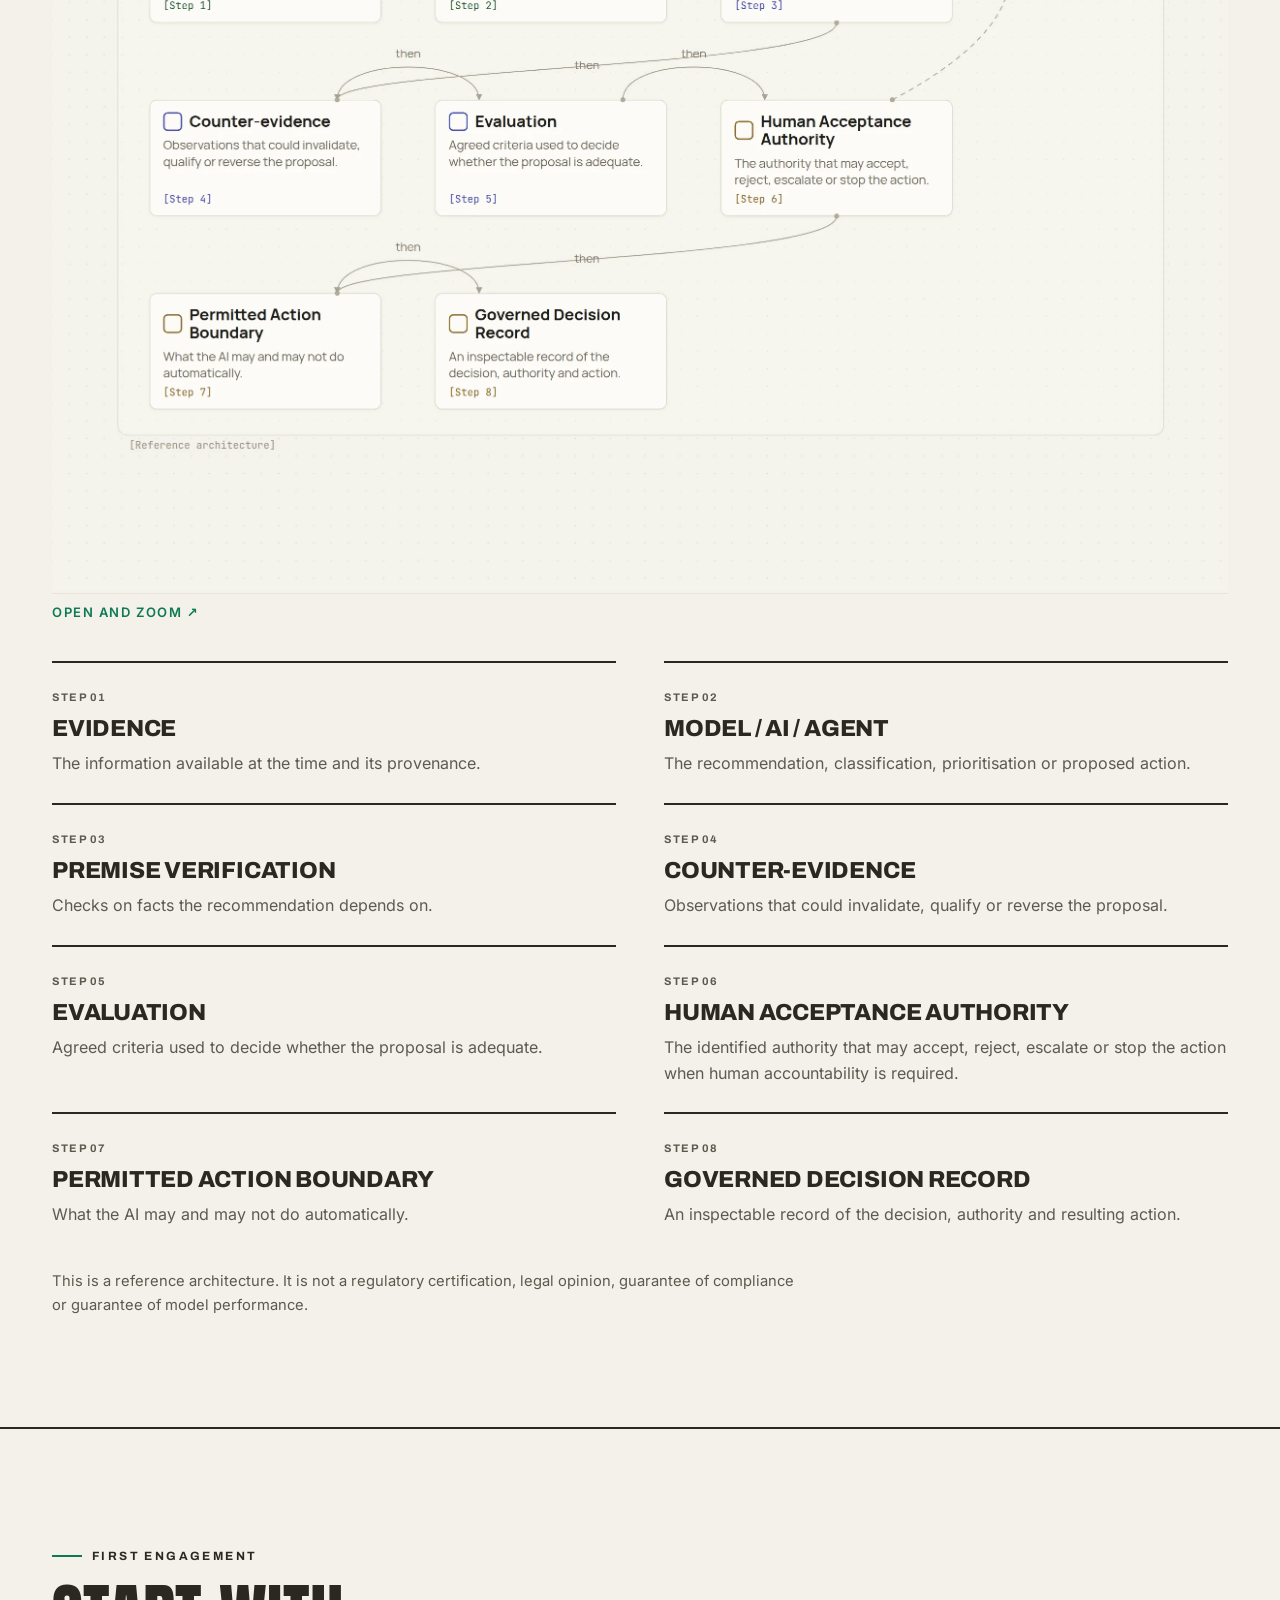
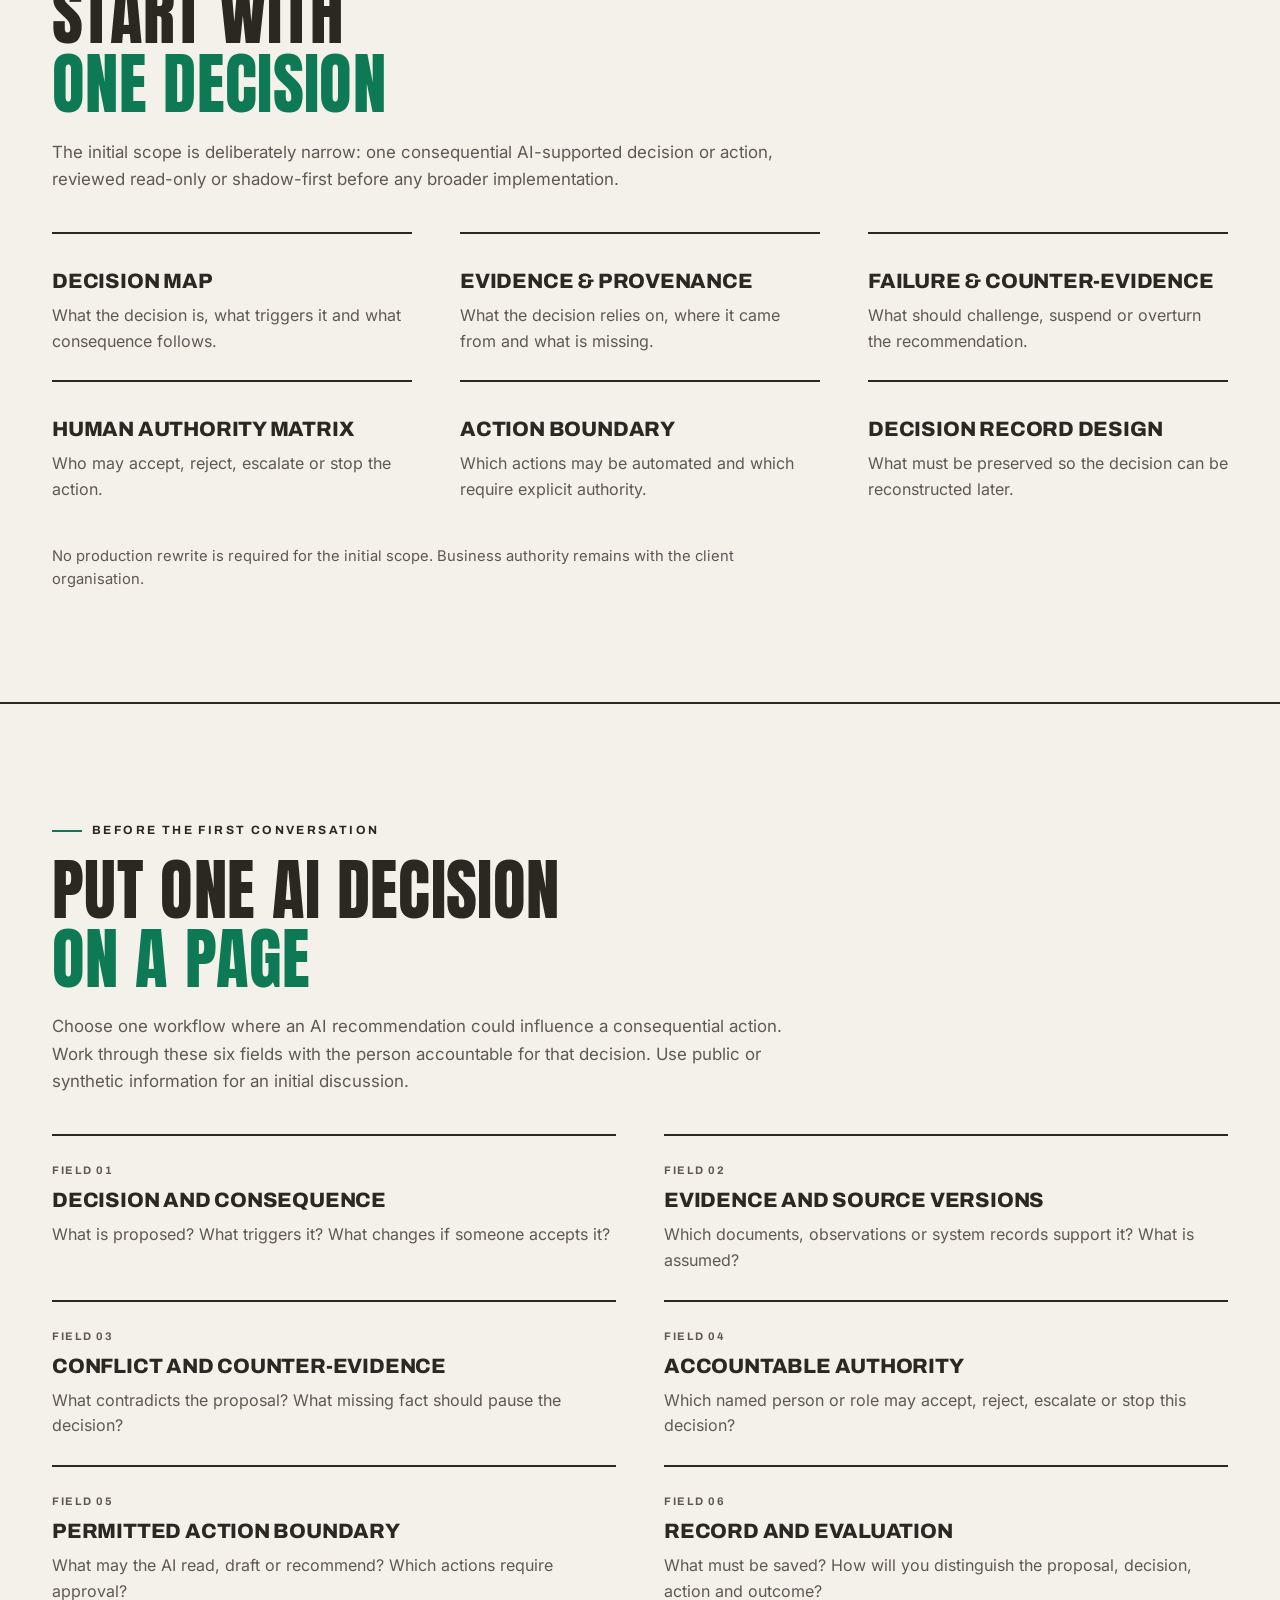
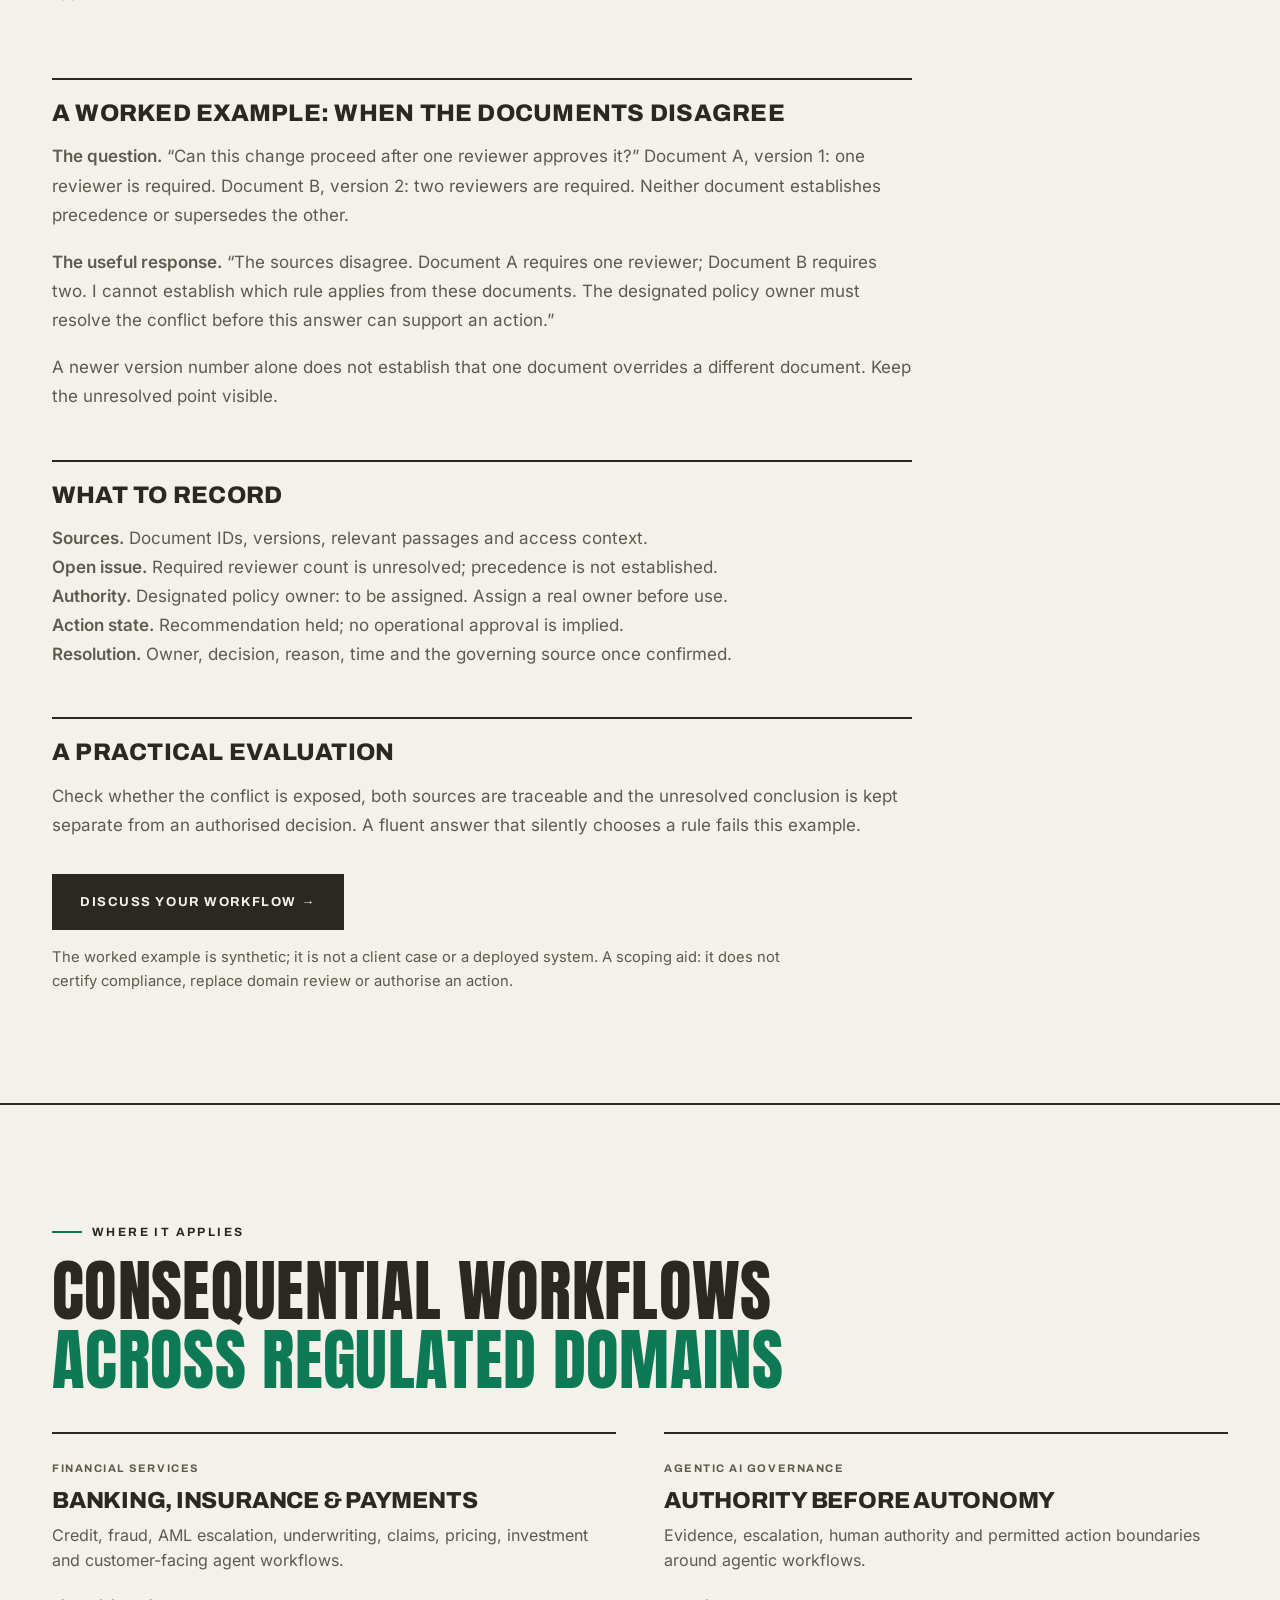
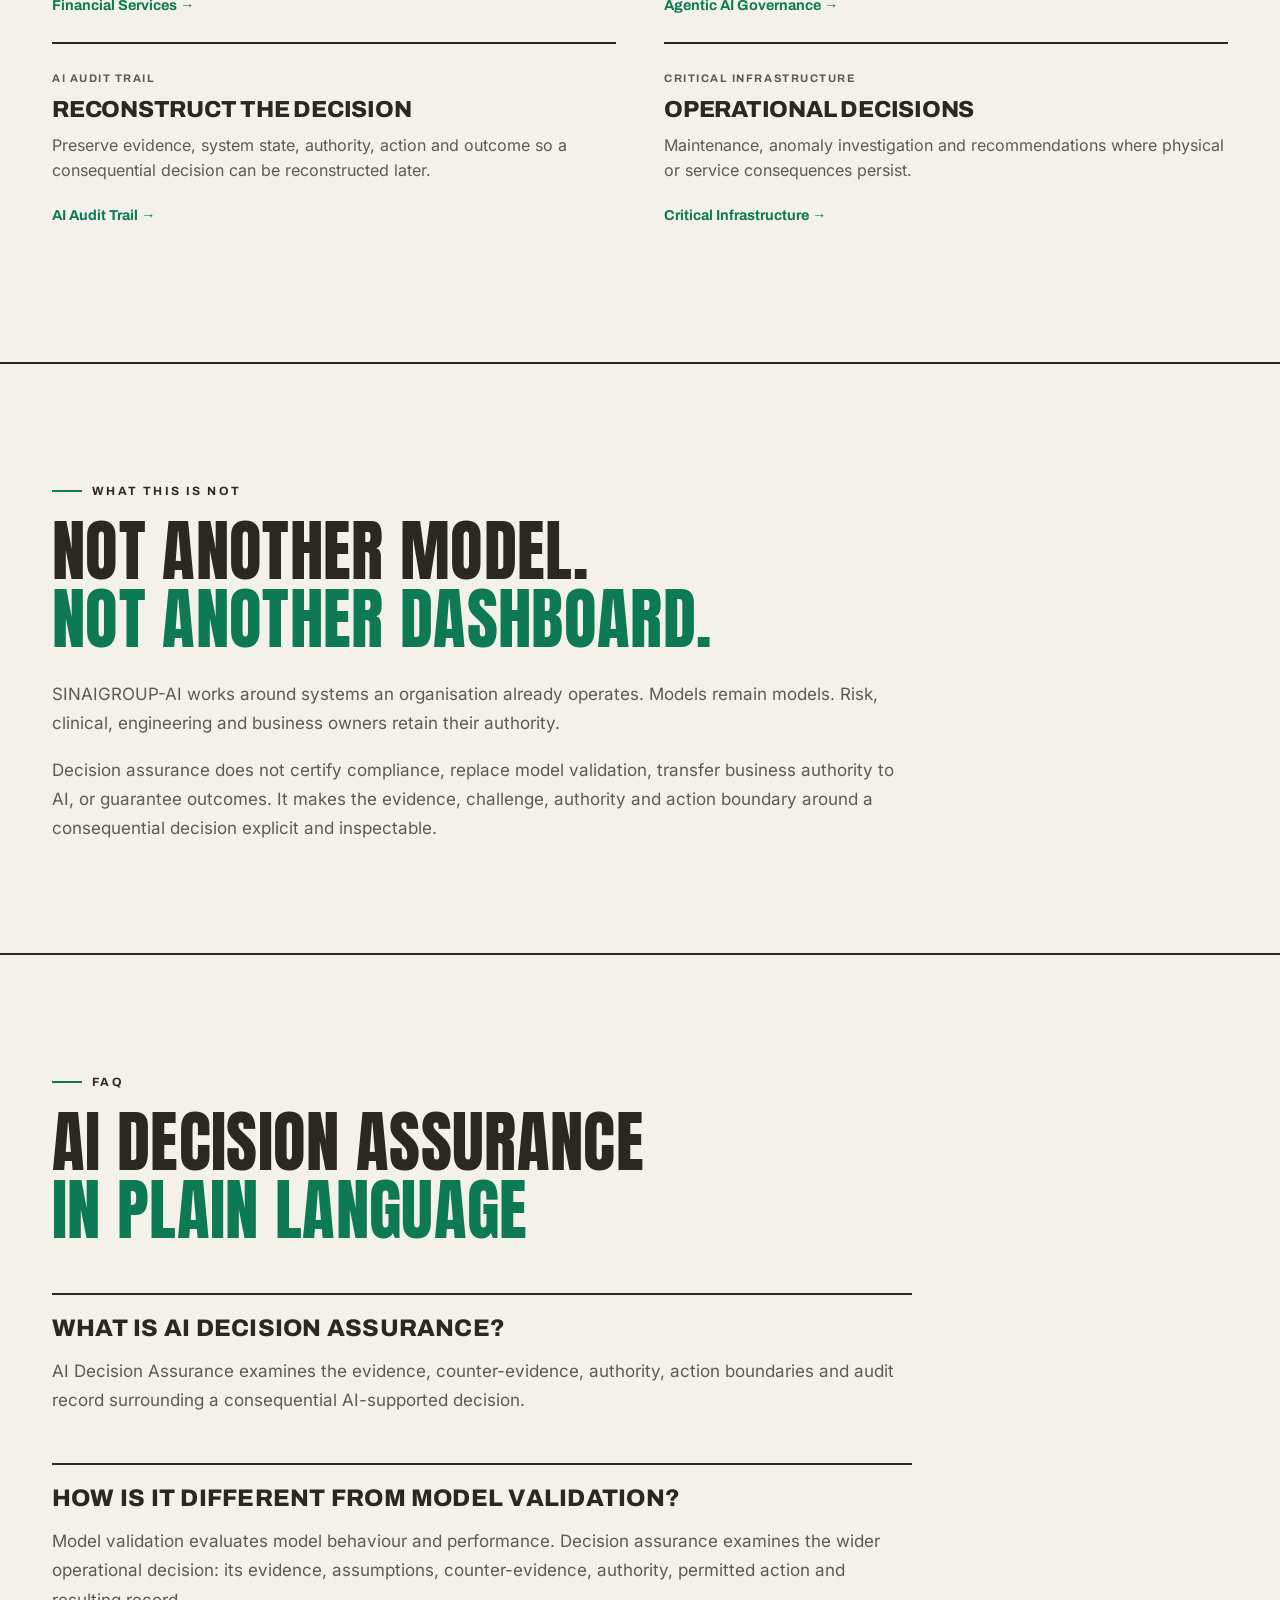
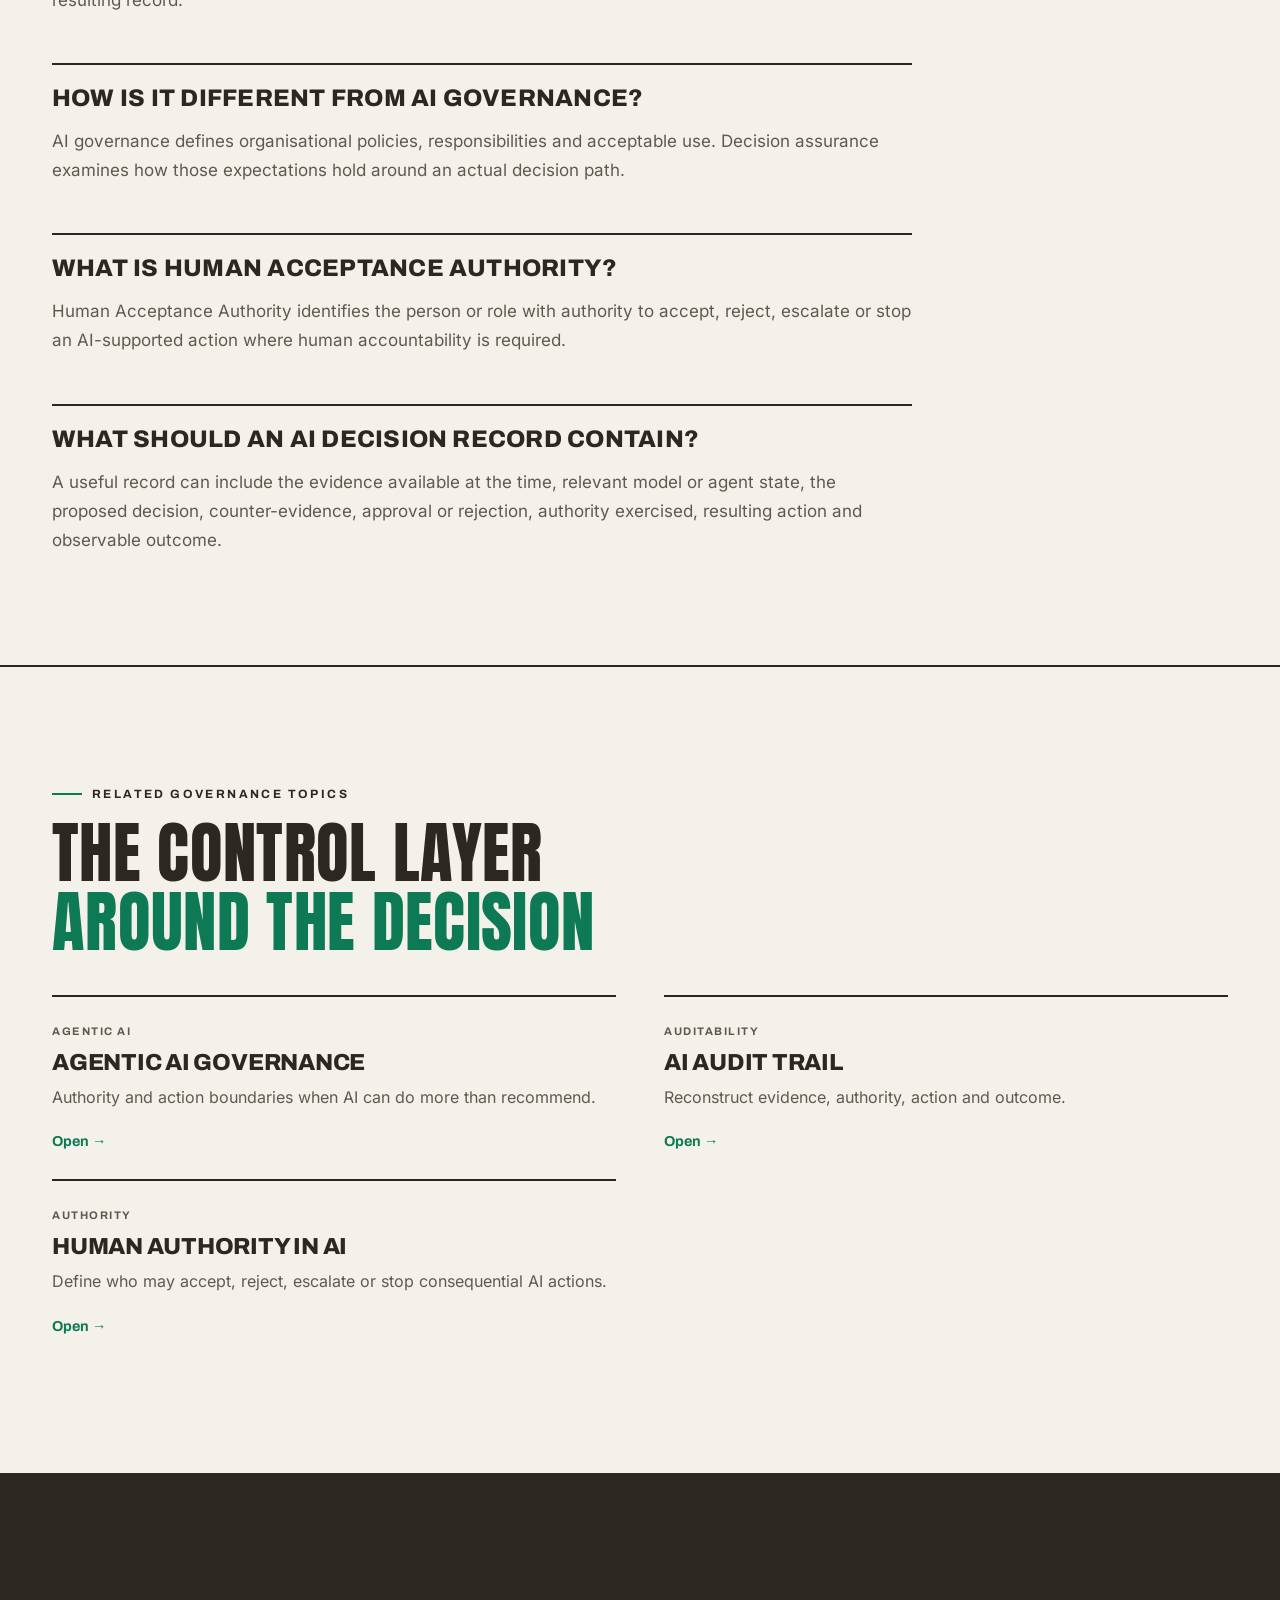
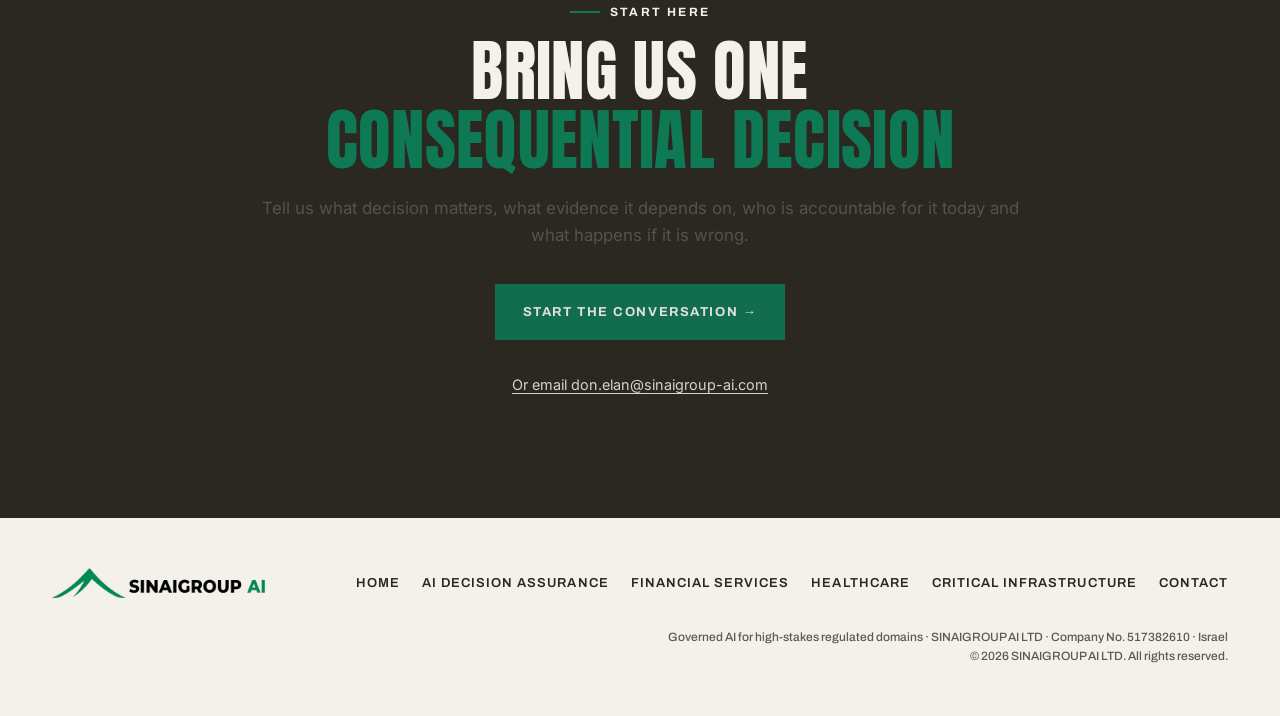
<file: ai-decision-assurance/index.html>
<!DOCTYPE html><html lang="en"><head>
<meta charset="UTF-8">
<meta name="viewport" content="width=device-width, initial-scale=1.0">
<title>AI Decision Assurance for High-Stakes Decisions | SINAIGROUP-AI</title>
<meta name="description" content="AI Decision Assurance for consequential AI-supported decisions: evidence, counter-evidence, human authority, action boundaries and auditable decision records around your existing AI stack.">
<meta name="robots" content="index, follow">
<link rel="canonical" href="https://www.sinaigroup-ai.com/ai-decision-assurance/">
<meta property="og:type" content="website"><meta property="og:site_name" content="SINAIGROUP-AI">
<meta property="og:locale" content="en"><meta property="og:url" content="https://www.sinaigroup-ai.com/ai-decision-assurance/">
<meta property="og:title" content="AI Decision Assurance for High-Stakes Decisions | SINAIGROUP-AI">
<meta property="og:description" content="Connect evidence, counter-evidence, human authority, bounded action and auditability around consequential AI-supported decisions.">
<meta property="og:image" content="https://www.sinaigroup-ai.com/assets/og-cover.png">
<meta property="og:image:width" content="1200"><meta property="og:image:height" content="630">
<meta name="twitter:card" content="summary_large_image">
<meta name="twitter:title" content="AI Decision Assurance for High-Stakes Decisions | SINAIGROUP-AI">
<meta name="twitter:description" content="Connect evidence, counter-evidence, human authority, bounded action and auditability around consequential AI-supported decisions.">
<meta name="twitter:image" content="https://www.sinaigroup-ai.com/assets/og-cover.png">
<meta name="theme-color" content="#f3f1ea">
<link rel="icon" href="data:image/svg+xml,<svg xmlns='http://www.w3.org/2000/svg' viewBox='0 0 64 64'><rect width='64' height='64' fill='%232b2822'/><path d='M8 44 L32 20 L56 44 L48 44 L32 29 L16 44 Z' fill='%2317a877'/><path d='M12 46 L32 27 L34 30 L26 38 L30 36 Z' fill='%2317a877'/></svg>">
<link rel="stylesheet" href="../assets/site.css?v=20260927a">
<script type="application/ld+json">{"@context":"https://schema.org","@graph":[{"@type":"Service","name":"AI Decision Assurance","url":"https://www.sinaigroup-ai.com/ai-decision-assurance/","description":"A scoped review of the evidence, counter-evidence, human authority, permitted action and audit record surrounding a consequential AI-supported decision.","provider":{"@type":"Organization","name":"SINAIGROUP-AI","url":"https://www.sinaigroup-ai.com/"},"serviceType":"AI Decision Assurance","areaServed":"Global","audience":{"@type":"BusinessAudience","audienceType":"Organisations operating consequential AI-supported decisions"}},{"@type":"FAQPage","mainEntity":[{"@type":"Question","name":"What is AI Decision Assurance?","acceptedAnswer":{"@type":"Answer","text":"AI Decision Assurance examines the evidence, counter-evidence, authority, action boundaries and audit record surrounding a consequential AI-supported decision."}},{"@type":"Question","name":"How is it different from model validation?","acceptedAnswer":{"@type":"Answer","text":"Model validation evaluates model behaviour and performance. Decision assurance examines the wider operational decision: its evidence, assumptions, counter-evidence, authority, permitted action and resulting record."}},{"@type":"Question","name":"How is it different from AI governance?","acceptedAnswer":{"@type":"Answer","text":"AI governance defines organisational policies, responsibilities and acceptable use. Decision assurance examines how those expectations hold around an actual decision path."}},{"@type":"Question","name":"What is Human Acceptance Authority?","acceptedAnswer":{"@type":"Answer","text":"Human Acceptance Authority identifies the person or role with authority to accept, reject, escalate or stop an AI-supported action where human accountability is required."}},{"@type":"Question","name":"What should an AI decision record contain?","acceptedAnswer":{"@type":"Answer","text":"A useful record can include the evidence available at the time, relevant model or agent state, proposed decision, counter-evidence, approval or rejection, authority exercised, resulting action and observable outcome."}}]}]}</script>
</head>
<body class="dpage">
<a class="skip-link" href="#main">Skip to content</a>
<header><div class="wrap nav">
<a href="../" class="logo" aria-label="SINAIGROUP-AI — home"><img src="../assets/img/2a863839.png" alt="SINAIGROUP-AI"></a>
<nav class="nav-links" id="nav-links" aria-label="Main"><a href="../">Home</a><a href="../financial-services/">Financial Services</a><a href="../#architecture">Architecture &amp; Infrastructure</a><a href="../#ai-platform">AI Platform</a><a href="../#case-studies">Applied Work</a><a href="../#contact">Contact</a></nav>
<a href="../#contact" class="btn btn-p demo-btn" style="padding:10px 18px">Discuss</a>
<button class="burger" id="brg" type="button" aria-label="Open main menu" aria-expanded="false" aria-controls="nav-links">&#9776;</button>
</div></header>

<main id="main">
<section class="phead"><div class="wrap">
<span class="tag">AI Decision Assurance</span>
<h1 style="margin-top:16px">Decisions that must<br><span class="gold">be defensible.</span></h1>
<p class="hdomains">Evidence. Counter-evidence. Human authority. Bounded action. Auditability.</p>
<p class="hlead">SINAIGROUP-AI designs the governed decision layer around the AI, models and agents an organisation already uses — connecting what supports a decision, what could defeat it, who may accept it, what the AI may do and what must be recorded afterwards.</p>
<div class="hactions">
<a class="btn btn-p" href="../#contact">Bring us one consequential decision &rarr;</a>
<a class="btn btn-o" href="#how-it-works">See how it works &rarr;</a>
</div>
</div></section>

<section class="section"><div class="wrap">
<span class="tag">The problem</span>
<h2 class="dh2">Capability is not<br><span class="gold">authority to act</span></h2>
<p class="sub dsub">A model may be accurate. An agent may be capable. A recommendation may be plausible. None of those facts, by themselves, establish that a consequential action should proceed.</p>
<div class="prose" style="margin-top:26px">
<p>Decision assurance asks whether the proposed action is supported by adequate evidence, whether important premises were verified, what counter-evidence should stop or change the decision, who has authority to accept it, and whether the resulting action stays inside an explicit boundary.</p>
<p>The objective is not another AI answer. The objective is a decision that can be inspected before action and reconstructed afterwards.</p>
</div>
</div></section>

<section class="section" id="how-it-works"><div class="wrap">
<span class="tag">Five questions</span>
<h2 class="dh2">Before anything<br><span class="gold">consequential acts</span></h2>
<div class="qgrid">
<div class="qcard"><span class="dk">Question 01</span><h3>What supports the decision?</h3><p>Identify the evidence that materially supports the proposed action and its provenance.</p></div>
<div class="qcard"><span class="dk">Question 02</span><h3>What could defeat it?</h3><p>Specify counter-evidence, missing information and failure conditions that should suspend, downgrade or overturn the recommendation.</p></div>
<div class="qcard"><span class="dk">Question 03</span><h3>Who has authority?</h3><p>Model confidence is not institutional authority. The accountable person, role or pre-authorised boundary must be explicit.</p></div>
<div class="qcard"><span class="dk">Question 04</span><h3>What may the AI do?</h3><p>Recommendation, drafting, escalation and execution are different levels of authority. The permitted action boundary makes that distinction operational.</p></div>
<div class="qcard"><span class="dk">Question 05</span><h3>Can it be reconstructed?</h3><p>The record should preserve what was known, what was proposed, what challenged it, who accepted it, what action followed and what outcome occurred.</p></div>
</div>
</div></section>

<section class="section"><div class="wrap">
<span class="tag">The decision path</span>
<h2 class="dh2">From intelligence<br><span class="gold">to governed action</span></h2>
<div style="margin-top:14px"><span class="mb mb-ref"><span class="sr">Status: </span>Reference architecture</span></div>
<figure class="dfig"><a href="../diagrams/decision-path.webp" target="_blank" rel="noopener"><img src="../diagrams/decision-path.webp" width="2427" height="2229" loading="lazy" decoding="async" alt="The decision path: evidence, model, premise verification, counter-evidence, evaluation, human acceptance authority, permitted action boundary and governed decision record — diagram"></a><figcaption>Open and zoom &#8599;</figcaption></figure>
<div class="ogrid"><div class="ocard"><span class="dk">Step 01</span><h3>Evidence</h3><p>The information available at the time and its provenance.</p></div><div class="ocard"><span class="dk">Step 02</span><h3>Model / AI / Agent</h3><p>The recommendation, classification, prioritisation or proposed action.</p></div><div class="ocard"><span class="dk">Step 03</span><h3>Premise verification</h3><p>Checks on facts the recommendation depends on.</p></div><div class="ocard"><span class="dk">Step 04</span><h3>Counter-evidence</h3><p>Observations that could invalidate, qualify or reverse the proposal.</p></div><div class="ocard"><span class="dk">Step 05</span><h3>Evaluation</h3><p>Agreed criteria used to decide whether the proposal is adequate.</p></div><div class="ocard"><span class="dk">Step 06</span><h3>Human Acceptance Authority</h3><p>The identified authority that may accept, reject, escalate or stop the action when human accountability is required.</p></div><div class="ocard"><span class="dk">Step 07</span><h3>Permitted Action Boundary</h3><p>What the AI may and may not do automatically.</p></div><div class="ocard"><span class="dk">Step 08</span><h3>Governed Decision Record</h3><p>An inspectable record of the decision, authority and resulting action.</p></div></div>
<p class="evnote">This is a reference architecture. It is not a regulatory certification, legal opinion, guarantee of compliance or guarantee of model performance.</p>
</div></section>

<section class="section"><div class="wrap">
<span class="tag">First engagement</span>
<h2 class="dh2">Start with<br><span class="gold">one decision</span></h2>
<p class="sub dsub">The initial scope is deliberately narrow: one consequential AI-supported decision or action, reviewed read-only or shadow-first before any broader implementation.</p>
<div class="disgrid">
<div class="discard"><h3>Decision map</h3><p>What the decision is, what triggers it and what consequence follows.</p></div>
<div class="discard"><h3>Evidence &amp; provenance</h3><p>What the decision relies on, where it came from and what is missing.</p></div>
<div class="discard"><h3>Failure &amp; counter-evidence</h3><p>What should challenge, suspend or overturn the recommendation.</p></div>
<div class="discard"><h3>Human Authority Matrix</h3><p>Who may accept, reject, escalate or stop the action.</p></div>
<div class="discard"><h3>Action boundary</h3><p>Which actions may be automated and which require explicit authority.</p></div>
<div class="discard"><h3>Decision record design</h3><p>What must be preserved so the decision can be reconstructed later.</p></div>
</div>
<p class="evnote">No production rewrite is required for the initial scope. Business authority remains with the client organisation.</p>
</div></section>

<section class="section" id="decision-worksheet"><div class="wrap">
<span class="tag">Before the first conversation</span>
<h2 class="dh2">Put one AI decision<br><span class="gold">on a page</span></h2>
<p class="sub dsub">Choose one workflow where an AI recommendation could influence a consequential action. Work through these six fields with the person accountable for that decision. Use public or synthetic information for an initial discussion.</p>
<div class="qgrid">
<div class="qcard"><span class="dk">Field 01</span><h3>Decision and consequence</h3><p>What is proposed? What triggers it? What changes if someone accepts it?</p></div>
<div class="qcard"><span class="dk">Field 02</span><h3>Evidence and source versions</h3><p>Which documents, observations or system records support it? What is assumed?</p></div>
<div class="qcard"><span class="dk">Field 03</span><h3>Conflict and counter-evidence</h3><p>What contradicts the proposal? What missing fact should pause the decision?</p></div>
<div class="qcard"><span class="dk">Field 04</span><h3>Accountable authority</h3><p>Which named person or role may accept, reject, escalate or stop this decision?</p></div>
<div class="qcard"><span class="dk">Field 05</span><h3>Permitted action boundary</h3><p>What may the AI read, draft or recommend? Which actions require approval?</p></div>
<div class="qcard"><span class="dk">Field 06</span><h3>Record and evaluation</h3><p>What must be saved? How will you distinguish the proposal, decision, action and outcome?</p></div>
</div>
<div class="prose" style="margin-top:44px">
<h3>A worked example: when the documents disagree</h3>
<p><strong>The question.</strong> &ldquo;Can this change proceed after one reviewer approves it?&rdquo; Document A, version 1: one reviewer is required. Document B, version 2: two reviewers are required. Neither document establishes precedence or supersedes the other.</p>
<p><strong>The useful response.</strong> &ldquo;The sources disagree. Document A requires one reviewer; Document B requires two. I cannot establish which rule applies from these documents. The designated policy owner must resolve the conflict before this answer can support an action.&rdquo;</p>
<p>A newer version number alone does not establish that one document overrides a different document. Keep the unresolved point visible.</p>
<h3>What to record</h3>
<p><strong>Sources.</strong> Document IDs, versions, relevant passages and access context.<br>
<strong>Open issue.</strong> Required reviewer count is unresolved; precedence is not established.<br>
<strong>Authority.</strong> Designated policy owner: to be assigned. Assign a real owner before use.<br>
<strong>Action state.</strong> Recommendation held; no operational approval is implied.<br>
<strong>Resolution.</strong> Owner, decision, reason, time and the governing source once confirmed.</p>
<h3>A practical evaluation</h3>
<p>Check whether the conflict is exposed, both sources are traceable and the unresolved conclusion is kept separate from an authorised decision. A fluent answer that silently chooses a rule fails this example.</p>
</div>
<div class="hactions">
<a class="btn btn-p" href="../#contact">Discuss your workflow &rarr;</a>
</div>
<p class="evnote">The worked example is synthetic; it is not a client case or a deployed system. A scoping aid: it does not certify compliance, replace domain review or authorise an action.</p>
</div></section>

<section class="section"><div class="wrap">
<span class="tag">Where it applies</span>
<h2 class="dh2">Consequential workflows<br><span class="gold">across regulated domains</span></h2>
<div class="ogrid">
<a class="ocard" href="../financial-services/"><span class="dk">Financial Services</span><h3>Banking, insurance &amp; payments</h3><p>Credit, fraud, AML escalation, underwriting, claims, pricing, investment and customer-facing agent workflows.</p><span class="dgo">Financial Services &rarr;</span></a>
<a class="ocard" href="../agentic-ai-governance/"><span class="dk">Agentic AI Governance</span><h3>Authority before autonomy</h3><p>Evidence, escalation, human authority and permitted action boundaries around agentic workflows.</p><span class="dgo">Agentic AI Governance &rarr;</span></a>
<a class="ocard" href="../ai-audit-trail/"><span class="dk">AI Audit Trail</span><h3>Reconstruct the decision</h3><p>Preserve evidence, system state, authority, action and outcome so a consequential decision can be reconstructed later.</p><span class="dgo">AI Audit Trail &rarr;</span></a>
<a class="ocard" href="../critical-infrastructure/"><span class="dk">Critical Infrastructure</span><h3>Operational decisions</h3><p>Maintenance, anomaly investigation and recommendations where physical or service consequences persist.</p><span class="dgo">Critical Infrastructure &rarr;</span></a>
</div>
</div></section>

<section class="section"><div class="wrap">
<span class="tag">What this is not</span>
<h2 class="dh2">Not another model.<br><span class="gold">Not another dashboard.</span></h2>
<div class="prose" style="margin-top:26px">
<p>SINAIGROUP-AI works around systems an organisation already operates. Models remain models. Risk, clinical, engineering and business owners retain their authority.</p>
<p>Decision assurance does not certify compliance, replace model validation, transfer business authority to AI, or guarantee outcomes. It makes the evidence, challenge, authority and action boundary around a consequential decision explicit and inspectable.</p>
</div>
</div></section>

<section class="section"><div class="wrap">
<span class="tag">FAQ</span>
<h2 class="dh2">AI Decision Assurance<br><span class="gold">in plain language</span></h2>
<div class="prose" style="margin-top:26px">
<h3>What is AI Decision Assurance?</h3>
<p>AI Decision Assurance examines the evidence, counter-evidence, authority, action boundaries and audit record surrounding a consequential AI-supported decision.</p>
<h3>How is it different from model validation?</h3>
<p>Model validation evaluates model behaviour and performance. Decision assurance examines the wider operational decision: its evidence, assumptions, counter-evidence, authority, permitted action and resulting record.</p>
<h3>How is it different from AI governance?</h3>
<p>AI governance defines organisational policies, responsibilities and acceptable use. Decision assurance examines how those expectations hold around an actual decision path.</p>
<h3>What is Human Acceptance Authority?</h3>
<p>Human Acceptance Authority identifies the person or role with authority to accept, reject, escalate or stop an AI-supported action where human accountability is required.</p>
<h3>What should an AI decision record contain?</h3>
<p>A useful record can include the evidence available at the time, relevant model or agent state, the proposed decision, counter-evidence, approval or rejection, authority exercised, resulting action and observable outcome.</p>
</div>
</div></section>

<section class="section"><div class="wrap">
<span class="tag">Related governance topics</span>
<h2 class="dh2">The control layer<br><span class="gold">around the decision</span></h2>
<div class="ogrid"><a class="ocard" href="../agentic-ai-governance/"><span class="dk">Agentic AI</span><h3>Agentic AI Governance</h3><p>Authority and action boundaries when AI can do more than recommend.</p><span class="dgo">Open &rarr;</span></a><a class="ocard" href="../ai-audit-trail/"><span class="dk">Auditability</span><h3>AI Audit Trail</h3><p>Reconstruct evidence, authority, action and outcome.</p><span class="dgo">Open &rarr;</span></a><a class="ocard" href="../human-authority-ai/"><span class="dk">Authority</span><h3>Human Authority in AI</h3><p>Define who may accept, reject, escalate or stop consequential AI actions.</p><span class="dgo">Open &rarr;</span></a></div>
</div></section>

<section class="section cta"><div class="wrap">
<span class="tag">Start here</span>
<h2 class="dh2">Bring us one<br><span class="gold">consequential decision</span></h2>
<p class="sub dsub">Tell us what decision matters, what evidence it depends on, who is accountable for it today and what happens if it is wrong.</p>
<p class="hactions" style="margin-top:26px"><a class="btn btn-p" href="../#contact">Start the conversation &rarr;</a></p>
<p style="margin:14px auto 0;font-size:.9rem"><a href="mailto:don.elan@sinaigroup-ai.com?subject=AI%20Decision%20Assurance" style="color:inherit;text-decoration:underline;text-underline-offset:3px">Or email don.elan@sinaigroup-ai.com</a></p>
</div></section>
</main>

<footer><div class="wrap"><div class="foot">
<span class="logo"><img src="../assets/img/2a863839.png" alt="SINAIGROUP-AI"></span>
<nav class="foot-links" aria-label="Footer"><a href="../">Home</a><a href="../ai-decision-assurance/">AI Decision Assurance</a><a href="../financial-services/">Financial Services</a><a href="../healthcare/">Healthcare</a><a href="../critical-infrastructure/">Critical Infrastructure</a><a href="../#contact">Contact</a></nav>
<span class="copy">Governed AI for high-stakes regulated domains &middot; SINAIGROUP AI LTD &middot; Company No. 517382610 &middot; Israel<br>&copy; 2026 SINAIGROUP AI LTD. All rights reserved.</span>
</div></div></footer>
<script>
(function(){var b=document.getElementById('brg'),h=document.querySelector('header');if(!b||!h)return;b.addEventListener('click',function(){var o=h.classList.toggle('open');b.setAttribute('aria-expanded',o?'true':'false');});})();
</script>
</body></html>
</file>
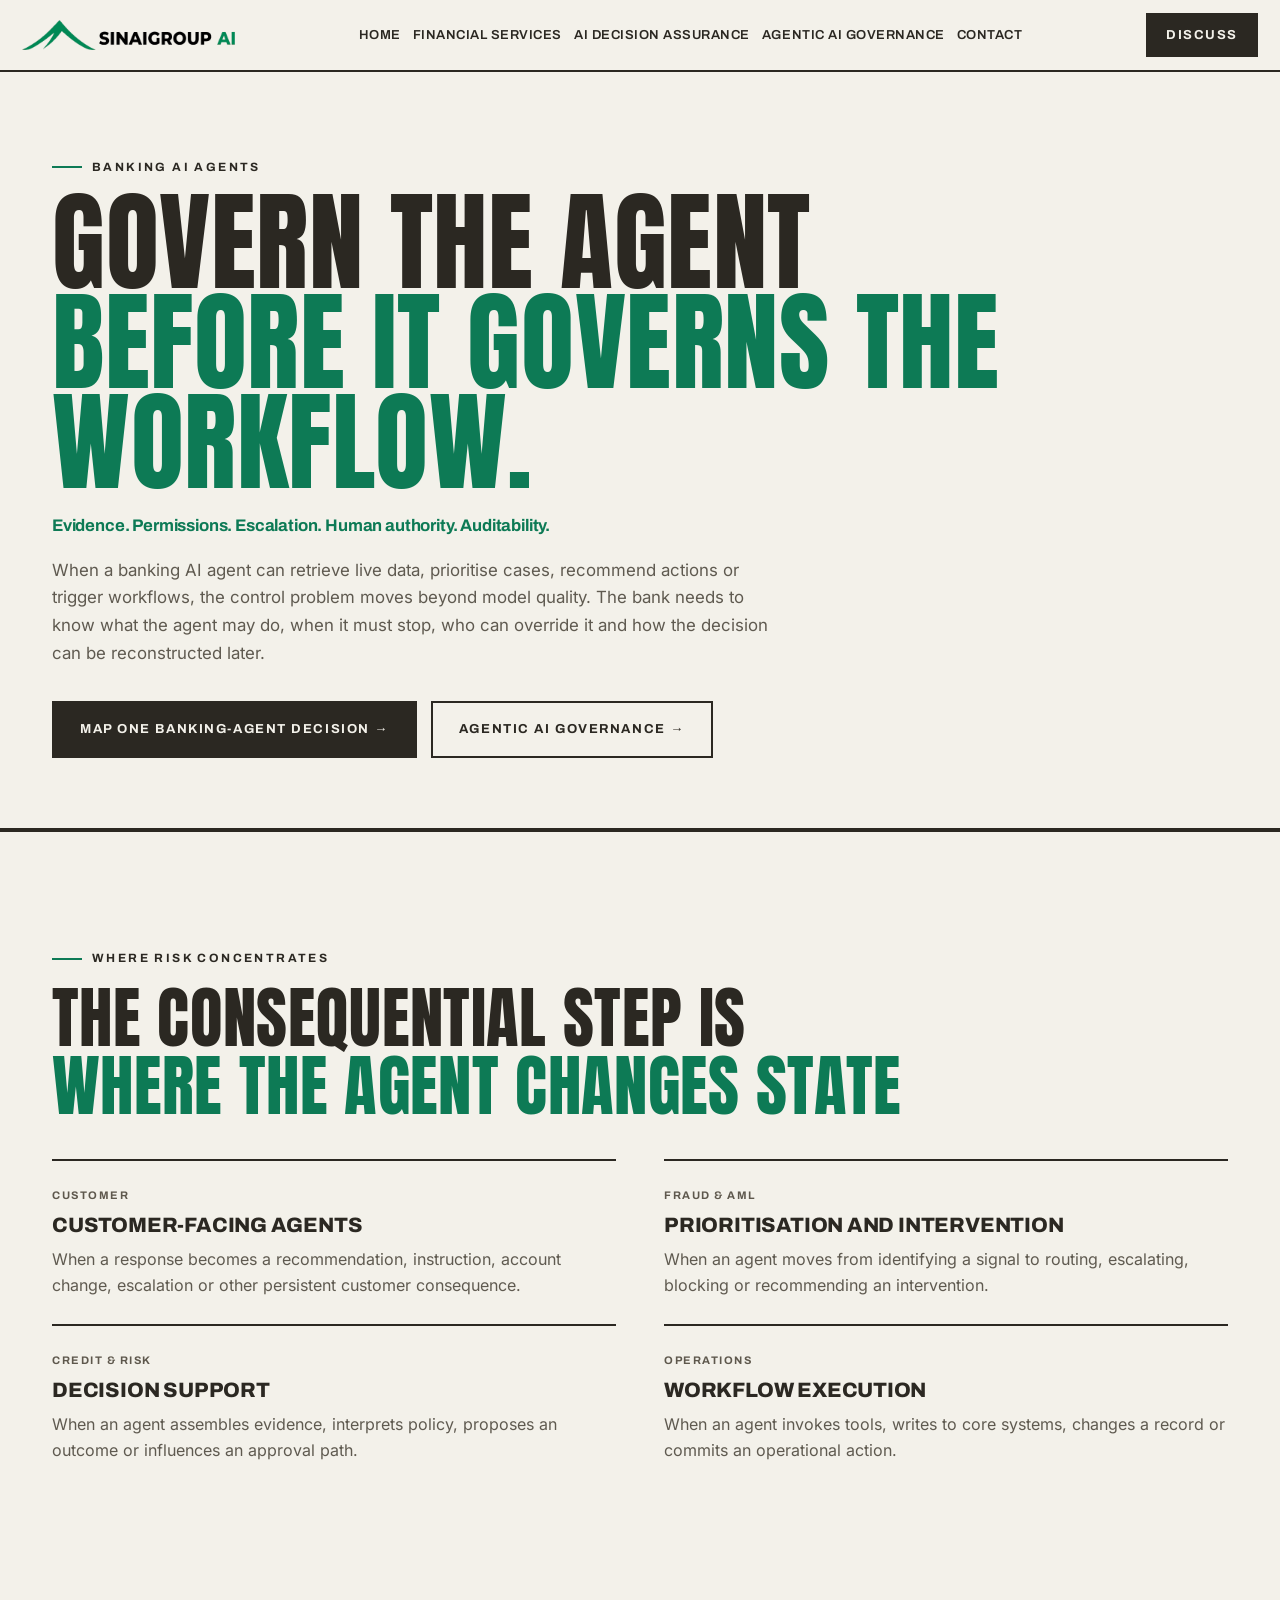
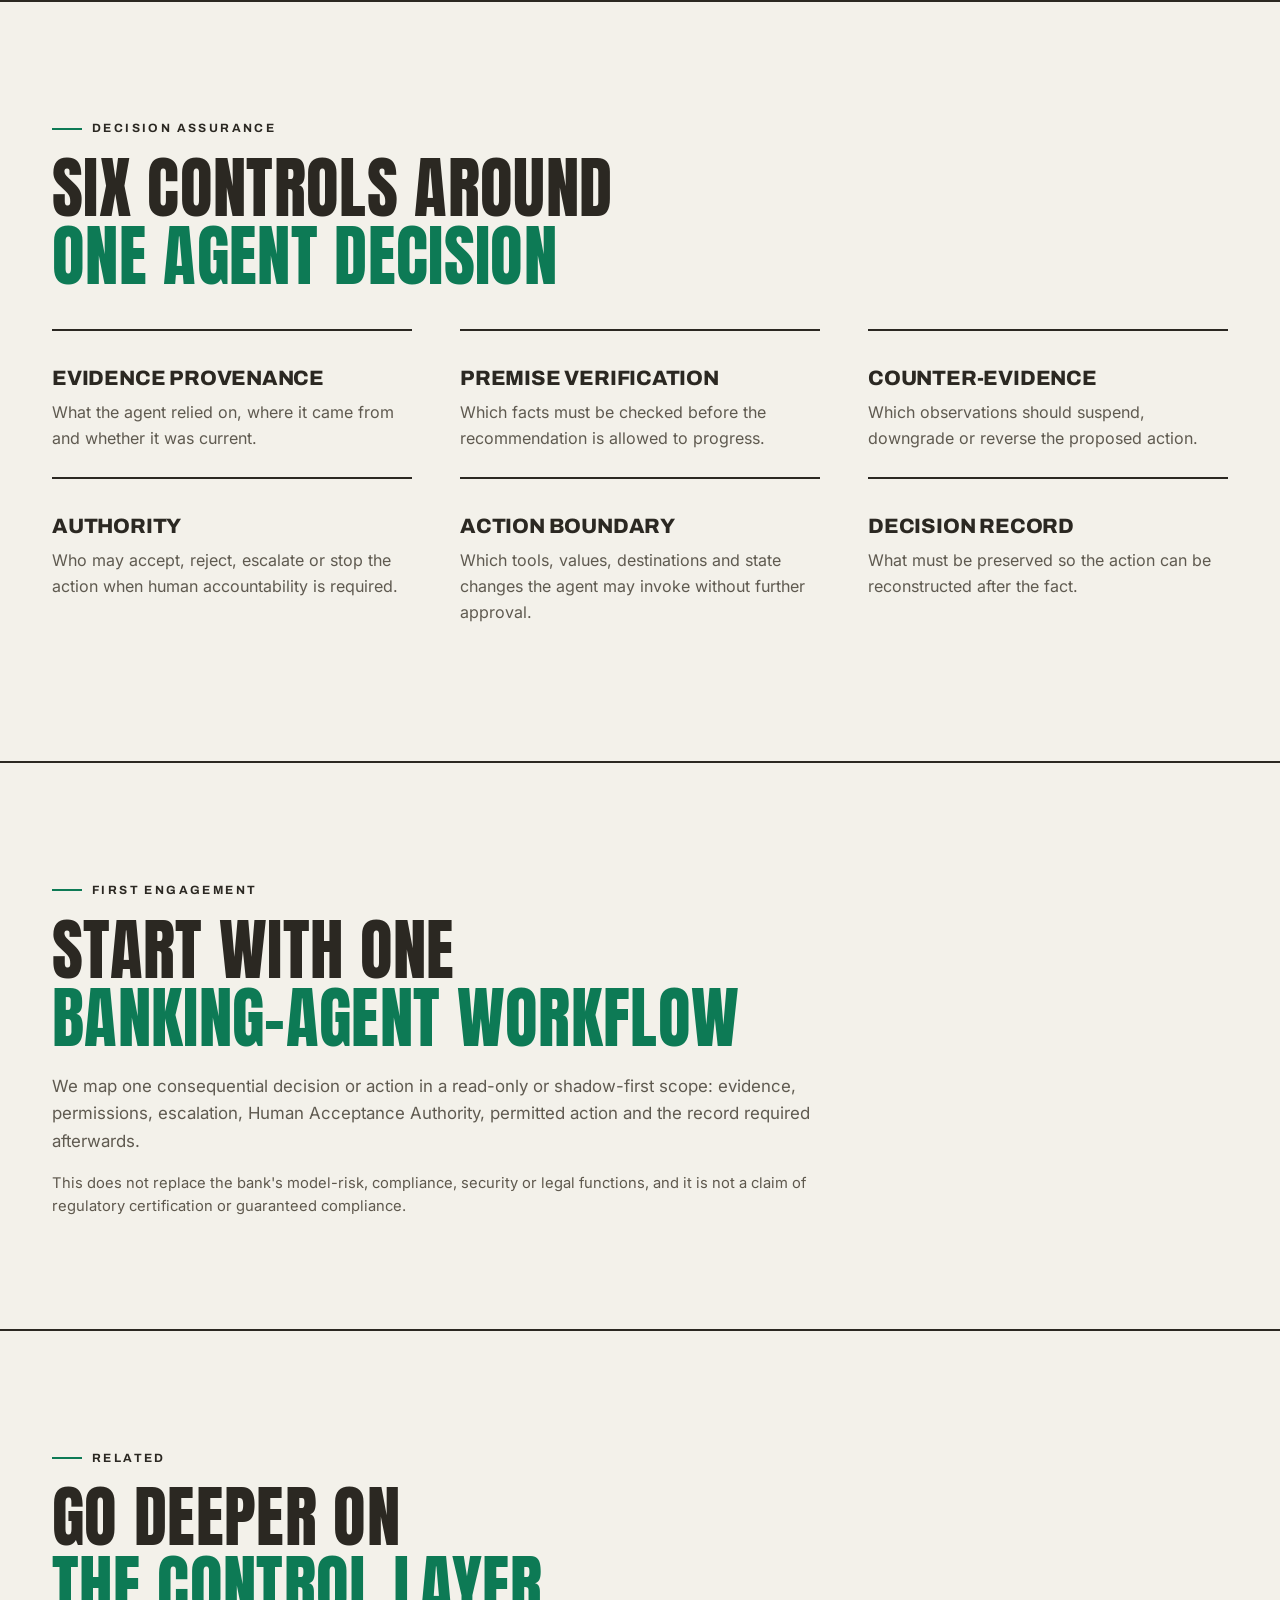
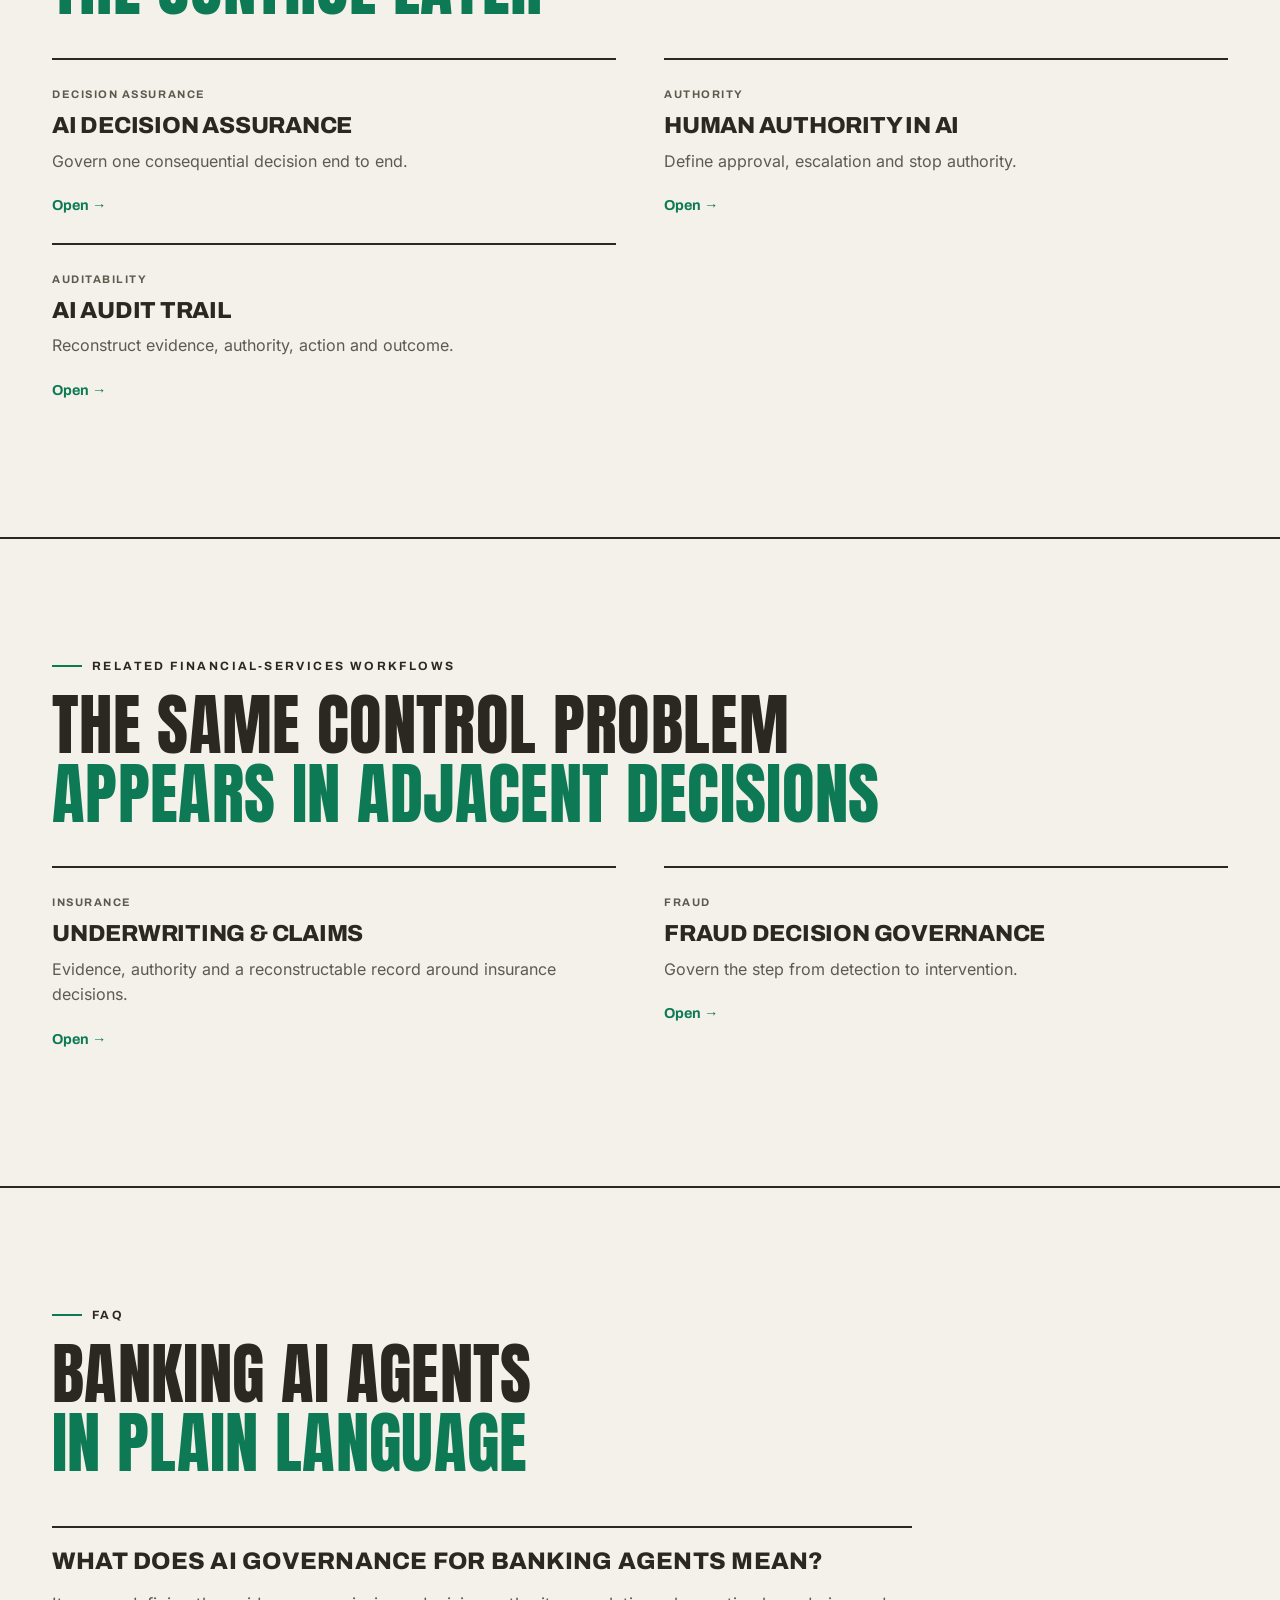
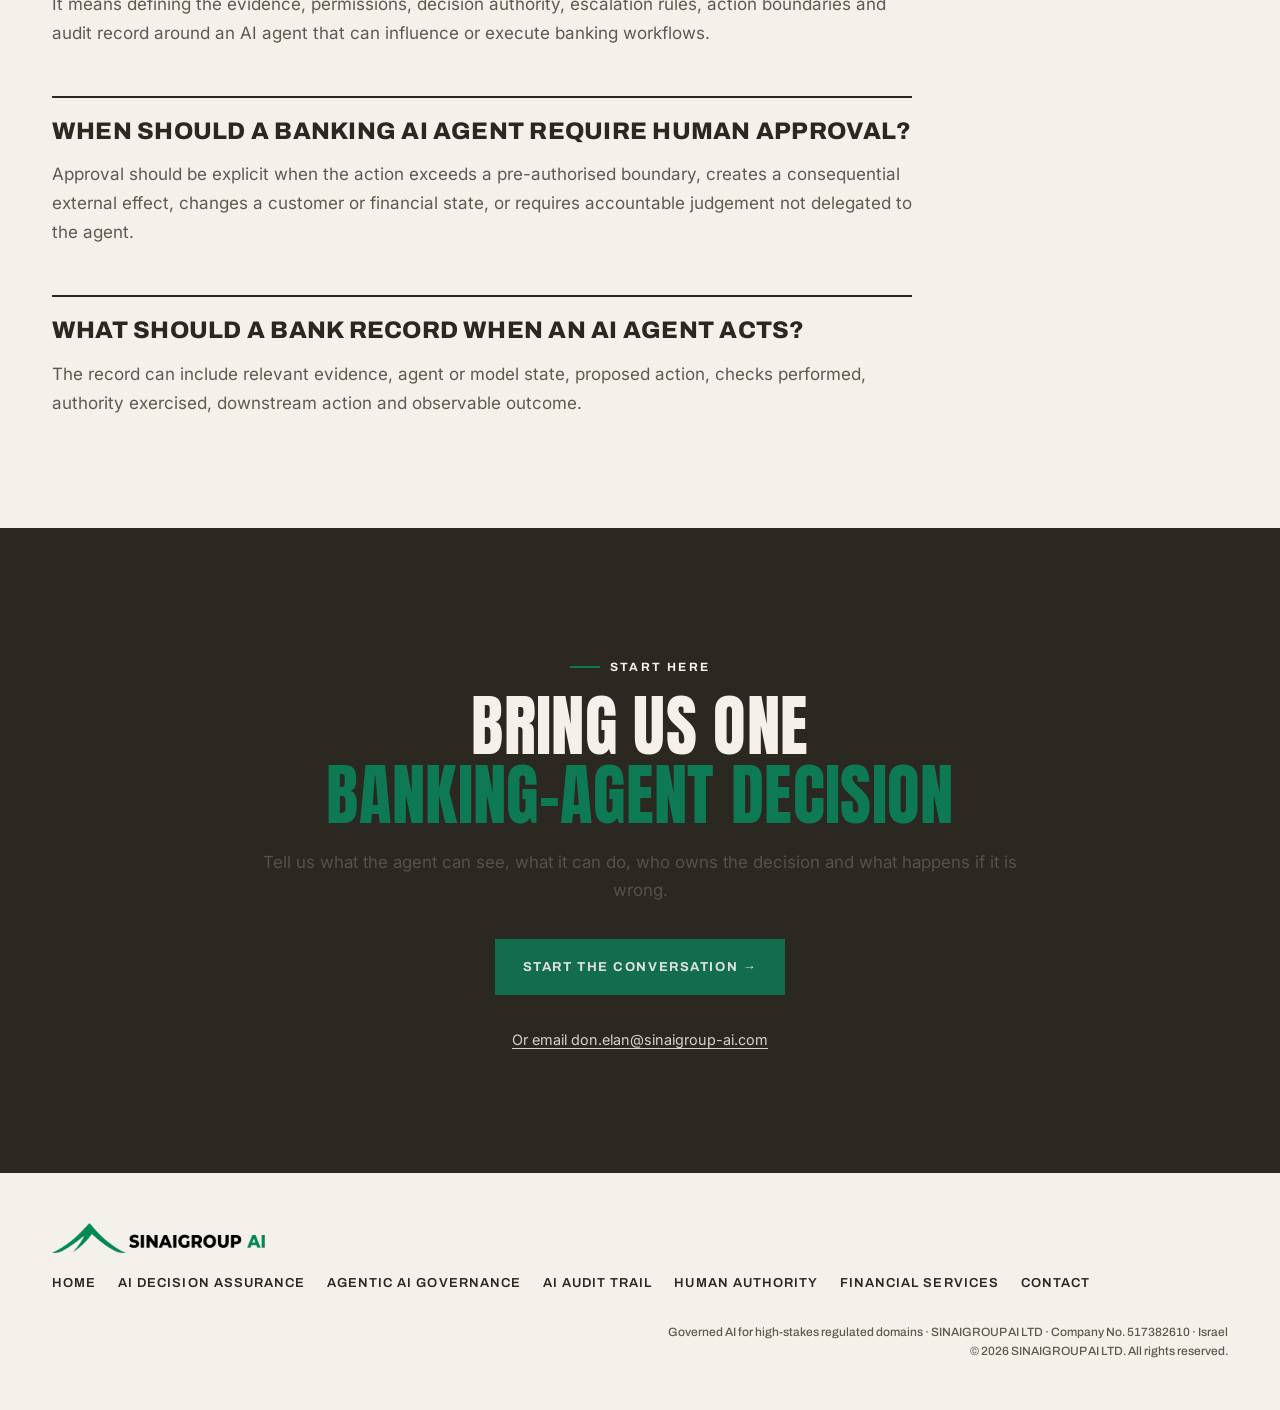
<file: banking-ai-agents/index.html>
<!DOCTYPE html><html lang="en"><head>
<meta charset="UTF-8"><meta name="viewport" content="width=device-width, initial-scale=1.0">
<title>AI Governance for Banking Agents | SINAIGROUP-AI</title>
<meta name="description" content="Govern banking AI agents with explicit evidence, decision authority, action boundaries, escalation and auditability around consequential workflows.">
<meta name="robots" content="index, follow"><link rel="canonical" href="https://www.sinaigroup-ai.com/banking-ai-agents/">
<meta property="og:type" content="website"><meta property="og:site_name" content="SINAIGROUP-AI"><meta property="og:locale" content="en">
<meta property="og:url" content="https://www.sinaigroup-ai.com/banking-ai-agents/"><meta property="og:title" content="AI Governance for Banking Agents | SINAIGROUP-AI">
<meta property="og:description" content="Evidence, authority, bounded action, escalation and auditability for banking AI agents."><meta property="og:image" content="https://www.sinaigroup-ai.com/assets/og-cover.png">
<meta name="twitter:card" content="summary_large_image"><meta name="twitter:title" content="AI Governance for Banking Agents | SINAIGROUP-AI"><meta name="twitter:description" content="Evidence, authority, bounded action, escalation and auditability for banking AI agents."><meta name="twitter:image" content="https://www.sinaigroup-ai.com/assets/og-cover.png">
<meta name="theme-color" content="#f3f1ea"><link rel="icon" href="data:image/svg+xml,<svg xmlns='http://www.w3.org/2000/svg' viewBox='0 0 64 64'><rect width='64' height='64' fill='%232b2822'/><path d='M8 44 L32 20 L56 44 L48 44 L32 29 L16 44 Z' fill='%2317a877'/><path d='M12 46 L32 27 L34 30 L26 38 L30 36 Z' fill='%2317a877'/></svg>">
<link rel="stylesheet" href="../assets/site.css?v=20260927a">
<script type="application/ld+json">{"@context":"https://schema.org","@graph":[{"@type":"Service","name":"AI Governance for Banking Agents","url":"https://www.sinaigroup-ai.com/banking-ai-agents/","description":"Governance and decision assurance around banking AI agents, including evidence, permissions, human authority, action boundaries, escalation and auditability.","provider":{"@type":"Organization","name":"SINAIGROUP-AI","url":"https://www.sinaigroup-ai.com/"},"serviceType":"AI Governance for Banking Agents","areaServed":"Global","audience":{"@type":"BusinessAudience","audienceType":"Banks and regulated financial-services organisations operating AI agents"}},{"@type":"FAQPage","mainEntity":[{"@type":"Question","name":"What does AI governance for banking agents mean?","acceptedAnswer":{"@type":"Answer","text":"It means defining the evidence, permissions, decision authority, escalation rules, action boundaries and audit record around an AI agent that can influence or execute banking workflows."}},{"@type":"Question","name":"When should a banking AI agent require human approval?","acceptedAnswer":{"@type":"Answer","text":"Approval should be explicit when the action exceeds a pre-authorised boundary, creates a consequential external effect, changes a customer or financial state, or requires accountable judgement not delegated to the agent."}},{"@type":"Question","name":"What should a bank record when an AI agent acts?","acceptedAnswer":{"@type":"Answer","text":"The record can include relevant evidence, agent or model state, proposed action, checks performed, authority exercised, downstream action and observable outcome."}}]}]}</script>
</head><body class="dpage">
<a class="skip-link" href="#main">Skip to content</a>
<header><div class="wrap nav"><a href="../" class="logo" aria-label="SINAIGROUP-AI — home"><img src="../assets/img/2a863839.png" alt="SINAIGROUP-AI"></a>
<nav class="nav-links" id="nav-links" aria-label="Main"><a href="../">Home</a><a href="../financial-services/">Financial Services</a><a href="../ai-decision-assurance/">AI Decision Assurance</a><a href="../agentic-ai-governance/">Agentic AI Governance</a><a href="../#contact">Contact</a></nav>
<a href="mailto:don.elan@sinaigroup-ai.com?subject=Banking%20AI%20agent%20governance" class="btn btn-p demo-btn" style="padding:10px 18px">Discuss</a>
<button class="burger" id="brg" type="button" aria-label="Open main menu" aria-expanded="false" aria-controls="nav-links">&#9776;</button></div></header>
<main id="main">
<section class="phead"><div class="wrap"><span class="tag">Banking AI Agents</span>
<h1 style="margin-top:16px">Govern the agent<br><span class="gold">before it governs the workflow.</span></h1>
<p class="hdomains">Evidence. Permissions. Escalation. Human authority. Auditability.</p>
<p class="hlead">When a banking AI agent can retrieve live data, prioritise cases, recommend actions or trigger workflows, the control problem moves beyond model quality. The bank needs to know what the agent may do, when it must stop, who can override it and how the decision can be reconstructed later.</p>
<div class="hactions"><a class="btn btn-p" href="mailto:don.elan@sinaigroup-ai.com?subject=Banking%20AI%20agent%20governance">Map one banking-agent decision &rarr;</a><a class="btn btn-o" href="../agentic-ai-governance/">Agentic AI Governance &rarr;</a></div>
</div></section>

<section class="section"><div class="wrap"><span class="tag">Where risk concentrates</span>
<h2 class="dh2">The consequential step is<br><span class="gold">where the agent changes state</span></h2>
<div class="qgrid">
<div class="qcard"><span class="dk">Customer</span><h3>Customer-facing agents</h3><p>When a response becomes a recommendation, instruction, account change, escalation or other persistent customer consequence.</p></div>
<div class="qcard"><span class="dk">Fraud &amp; AML</span><h3>Prioritisation and intervention</h3><p>When an agent moves from identifying a signal to routing, escalating, blocking or recommending an intervention.</p></div>
<div class="qcard"><span class="dk">Credit &amp; risk</span><h3>Decision support</h3><p>When an agent assembles evidence, interprets policy, proposes an outcome or influences an approval path.</p></div>
<div class="qcard"><span class="dk">Operations</span><h3>Workflow execution</h3><p>When an agent invokes tools, writes to core systems, changes a record or commits an operational action.</p></div>
</div></div></section>

<section class="section"><div class="wrap"><span class="tag">Decision assurance</span>
<h2 class="dh2">Six controls around<br><span class="gold">one agent decision</span></h2>
<div class="disgrid">
<div class="discard"><h3>Evidence provenance</h3><p>What the agent relied on, where it came from and whether it was current.</p></div>
<div class="discard"><h3>Premise verification</h3><p>Which facts must be checked before the recommendation is allowed to progress.</p></div>
<div class="discard"><h3>Counter-evidence</h3><p>Which observations should suspend, downgrade or reverse the proposed action.</p></div>
<div class="discard"><h3>Authority</h3><p>Who may accept, reject, escalate or stop the action when human accountability is required.</p></div>
<div class="discard"><h3>Action boundary</h3><p>Which tools, values, destinations and state changes the agent may invoke without further approval.</p></div>
<div class="discard"><h3>Decision record</h3><p>What must be preserved so the action can be reconstructed after the fact.</p></div>
</div></div></section>

<section class="section"><div class="wrap"><span class="tag">First engagement</span>
<h2 class="dh2">Start with one<br><span class="gold">banking-agent workflow</span></h2>
<p class="sub dsub">We map one consequential decision or action in a read-only or shadow-first scope: evidence, permissions, escalation, Human Acceptance Authority, permitted action and the record required afterwards.</p>
<p class="evnote">This does not replace the bank's model-risk, compliance, security or legal functions, and it is not a claim of regulatory certification or guaranteed compliance.</p>
</div></section>

<section class="section"><div class="wrap"><span class="tag">Related</span><h2 class="dh2">Go deeper on<br><span class="gold">the control layer</span></h2>
<div class="ogrid"><a class="ocard" href="../ai-decision-assurance/"><span class="dk">Decision Assurance</span><h3>AI Decision Assurance</h3><p>Govern one consequential decision end to end.</p><span class="dgo">Open &rarr;</span></a>
<a class="ocard" href="../human-authority-ai/"><span class="dk">Authority</span><h3>Human Authority in AI</h3><p>Define approval, escalation and stop authority.</p><span class="dgo">Open &rarr;</span></a>
<a class="ocard" href="../ai-audit-trail/"><span class="dk">Auditability</span><h3>AI Audit Trail</h3><p>Reconstruct evidence, authority, action and outcome.</p><span class="dgo">Open &rarr;</span></a></div>
</div></section>

<section class="section"><div class="wrap">
<span class="tag">Related financial-services workflows</span>
<h2 class="dh2">The same control problem<br><span class="gold">appears in adjacent decisions</span></h2>
<div class="ogrid"><a class="ocard" href="../insurance-ai-decision-assurance/"><span class="dk">Insurance</span><h3>Underwriting &amp; Claims</h3><p>Evidence, authority and a reconstructable record around insurance decisions.</p><span class="dgo">Open &rarr;</span></a><a class="ocard" href="../fraud-ai-decision-governance/"><span class="dk">Fraud</span><h3>Fraud Decision Governance</h3><p>Govern the step from detection to intervention.</p><span class="dgo">Open &rarr;</span></a></div>
</div></section>

<section class="section"><div class="wrap">
<span class="tag">FAQ</span>
<h2 class="dh2">Banking AI agents<br><span class="gold">in plain language</span></h2>
<div class="prose" style="margin-top:26px">
<h3>What does AI governance for banking agents mean?</h3><p>It means defining the evidence, permissions, decision authority, escalation rules, action boundaries and audit record around an AI agent that can influence or execute banking workflows.</p>
<h3>When should a banking AI agent require human approval?</h3><p>Approval should be explicit when the action exceeds a pre-authorised boundary, creates a consequential external effect, changes a customer or financial state, or requires accountable judgement not delegated to the agent.</p>
<h3>What should a bank record when an AI agent acts?</h3><p>The record can include relevant evidence, agent or model state, proposed action, checks performed, authority exercised, downstream action and observable outcome.</p>
</div>
</div></section>
<section class="section cta"><div class="wrap"><span class="tag">Start here</span>
<h2 class="dh2">Bring us one<br><span class="gold">banking-agent decision</span></h2>
<p class="sub dsub">Tell us what the agent can see, what it can do, who owns the decision and what happens if it is wrong.</p>
<p class="hactions" style="margin-top:26px"><a class="btn btn-p" href="../#contact">Start the conversation &rarr;</a></p>
<p style="margin:14px auto 0;font-size:.9rem"><a href="mailto:don.elan@sinaigroup-ai.com?subject=Banking%20AI%20agent%20governance" style="color:inherit;text-decoration:underline;text-underline-offset:3px">Or email don.elan@sinaigroup-ai.com</a></p>
</div></section></main><footer><div class="wrap"><div class="foot">
<span class="logo"><img src="../assets/img/2a863839.png" alt="SINAIGROUP-AI"></span>
<nav class="foot-links" aria-label="Footer"><a href="../">Home</a><a href="../ai-decision-assurance/">AI Decision Assurance</a><a href="../agentic-ai-governance/">Agentic AI Governance</a><a href="../ai-audit-trail/">AI Audit Trail</a><a href="../human-authority-ai/">Human Authority</a><a href="../financial-services/">Financial Services</a><a href="../#contact">Contact</a></nav>
<span class="copy">Governed AI for high-stakes regulated domains &middot; SINAIGROUP AI LTD &middot; Company No. 517382610 &middot; Israel<br>&copy; 2026 SINAIGROUP AI LTD. All rights reserved.</span>
</div></div></footer>
<script>(function(){var b=document.getElementById('brg'),h=document.querySelector('header');if(!b||!h)return;b.addEventListener('click',function(){var o=h.classList.toggle('open');b.setAttribute('aria-expanded',o?'true':'false');});})();</script></body></html>
</file>
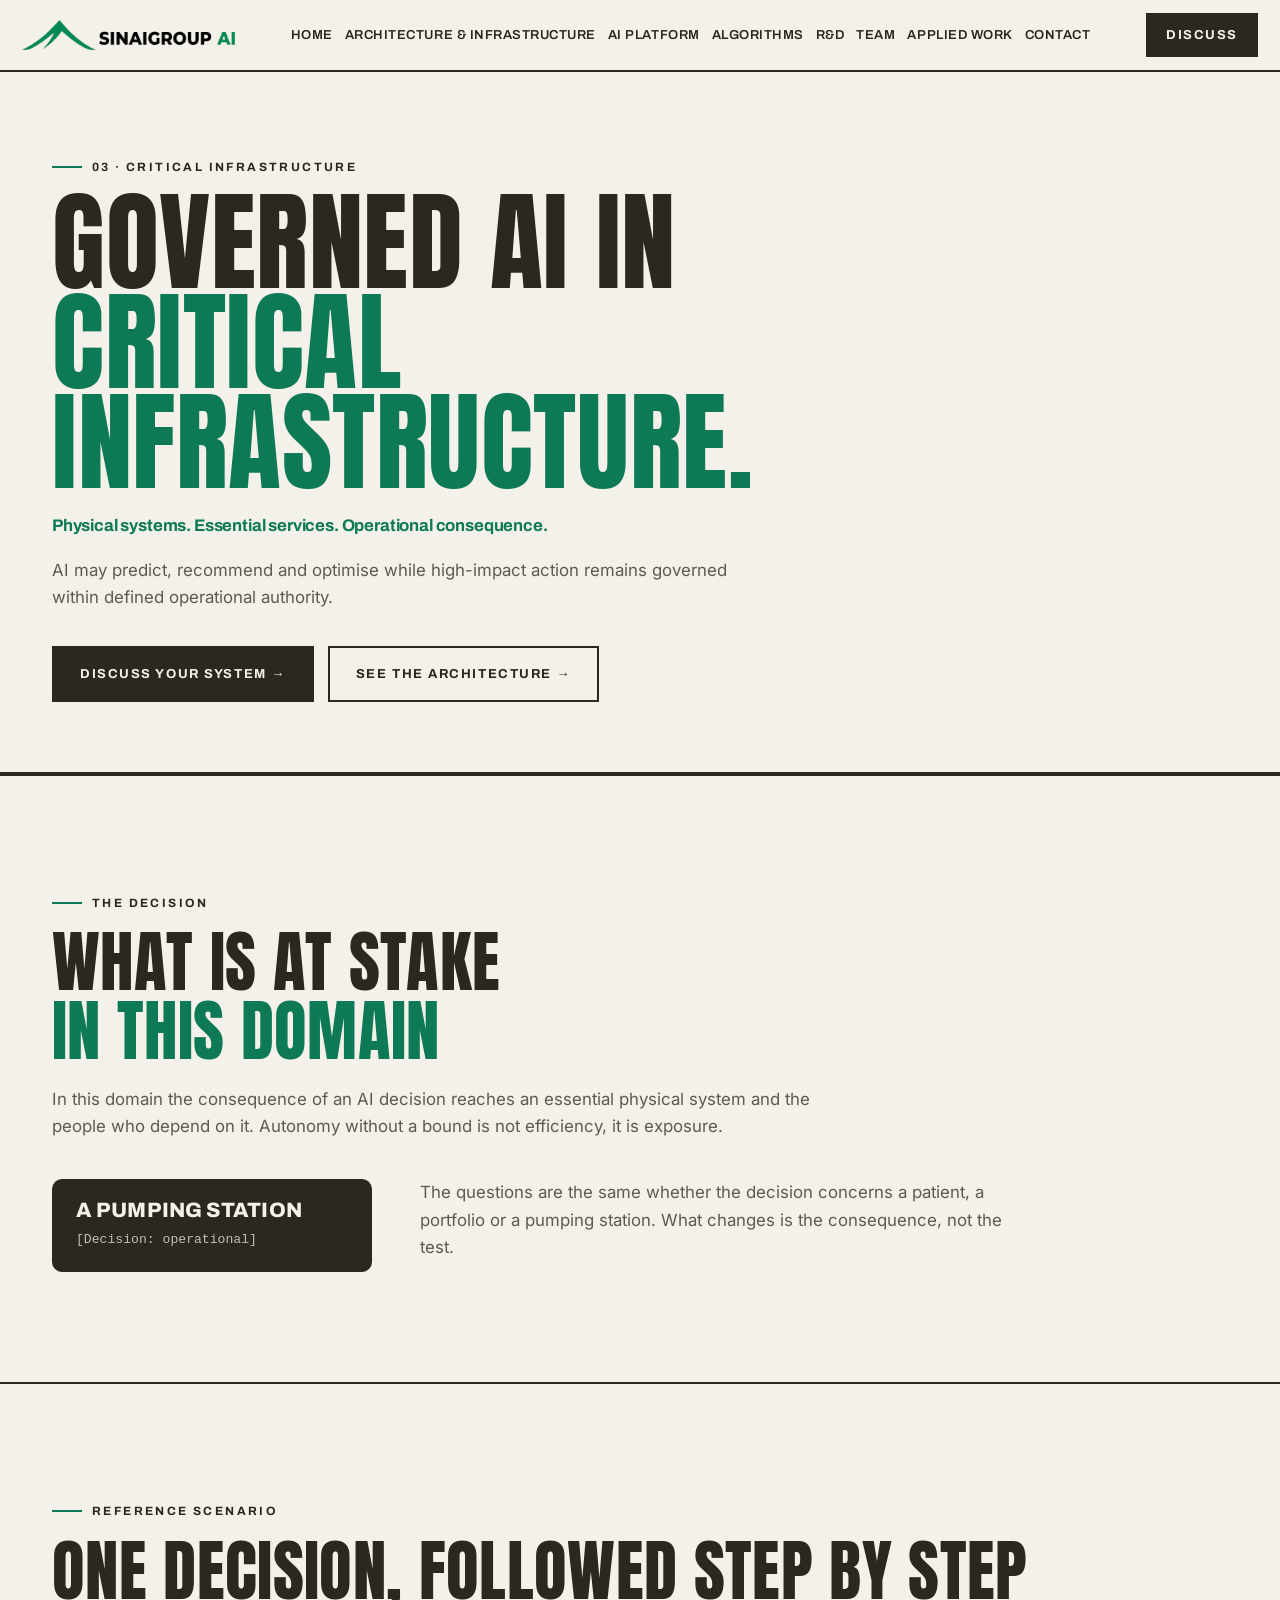
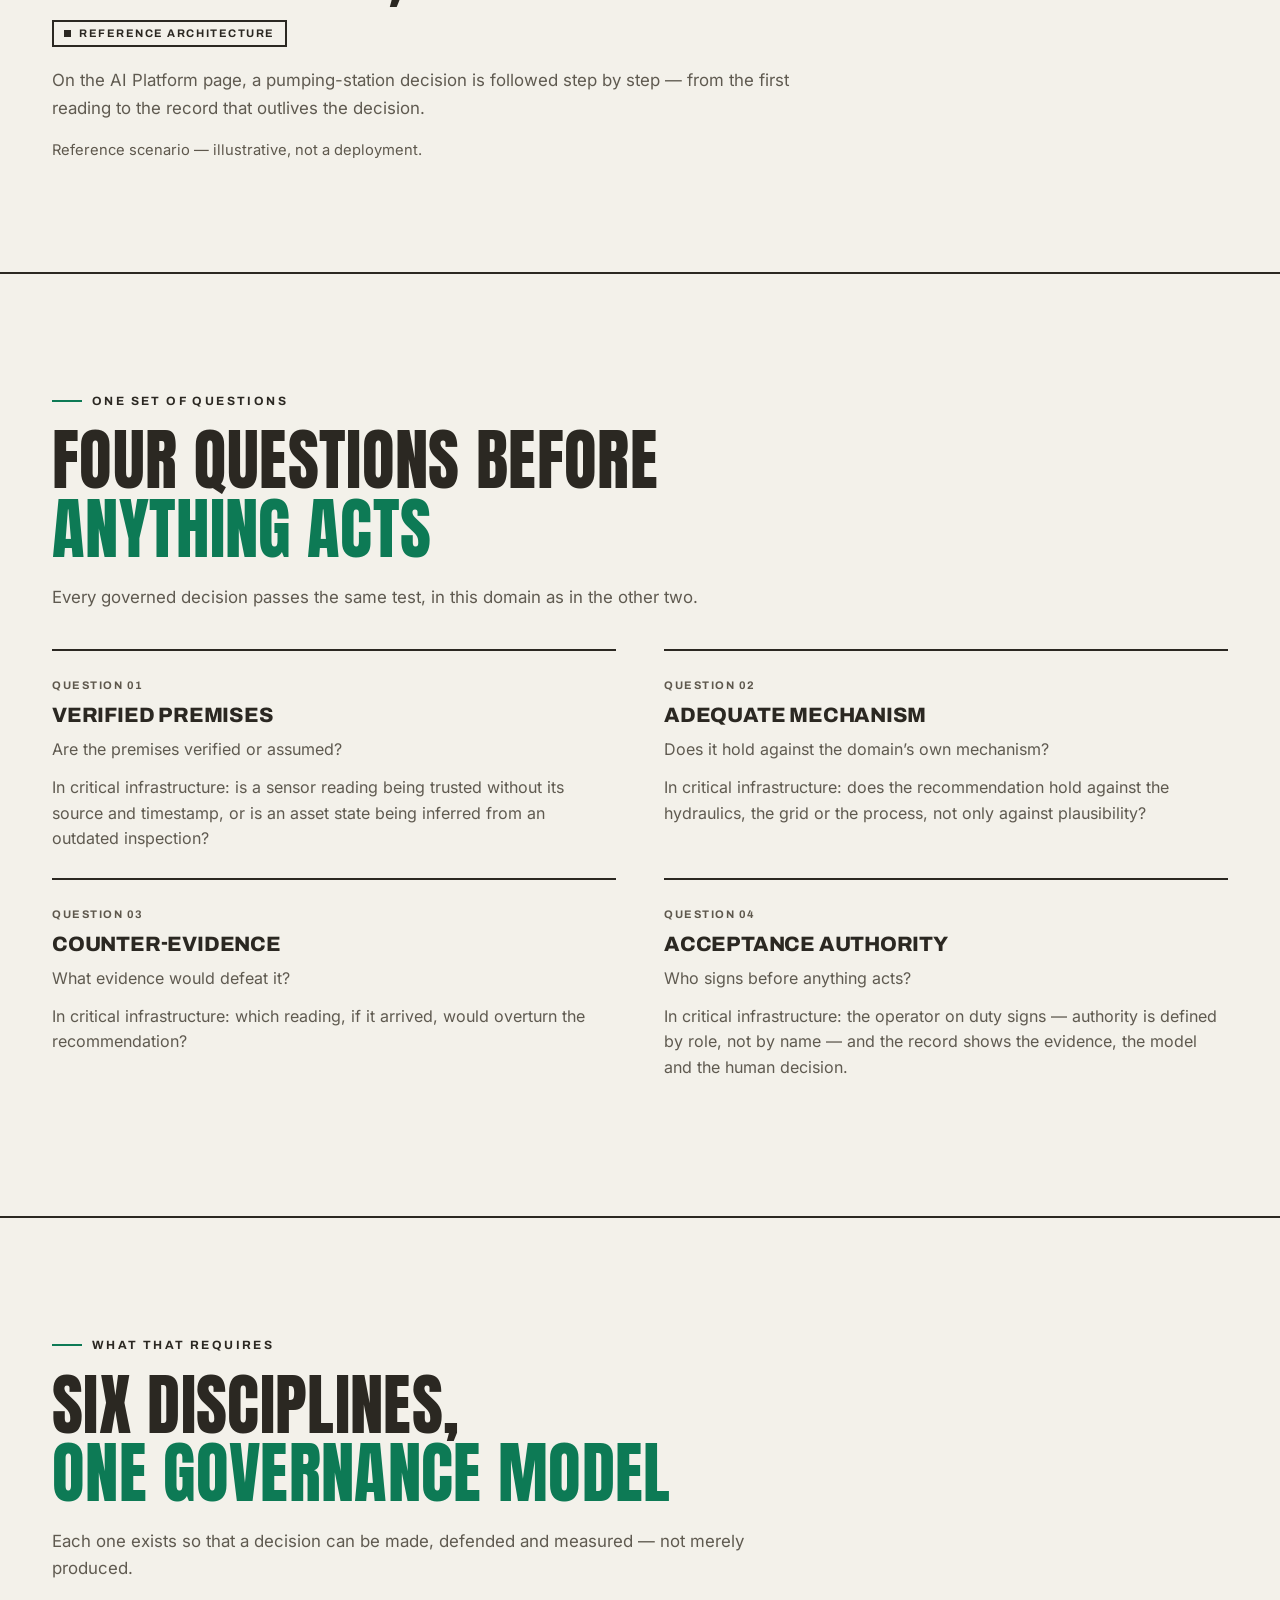
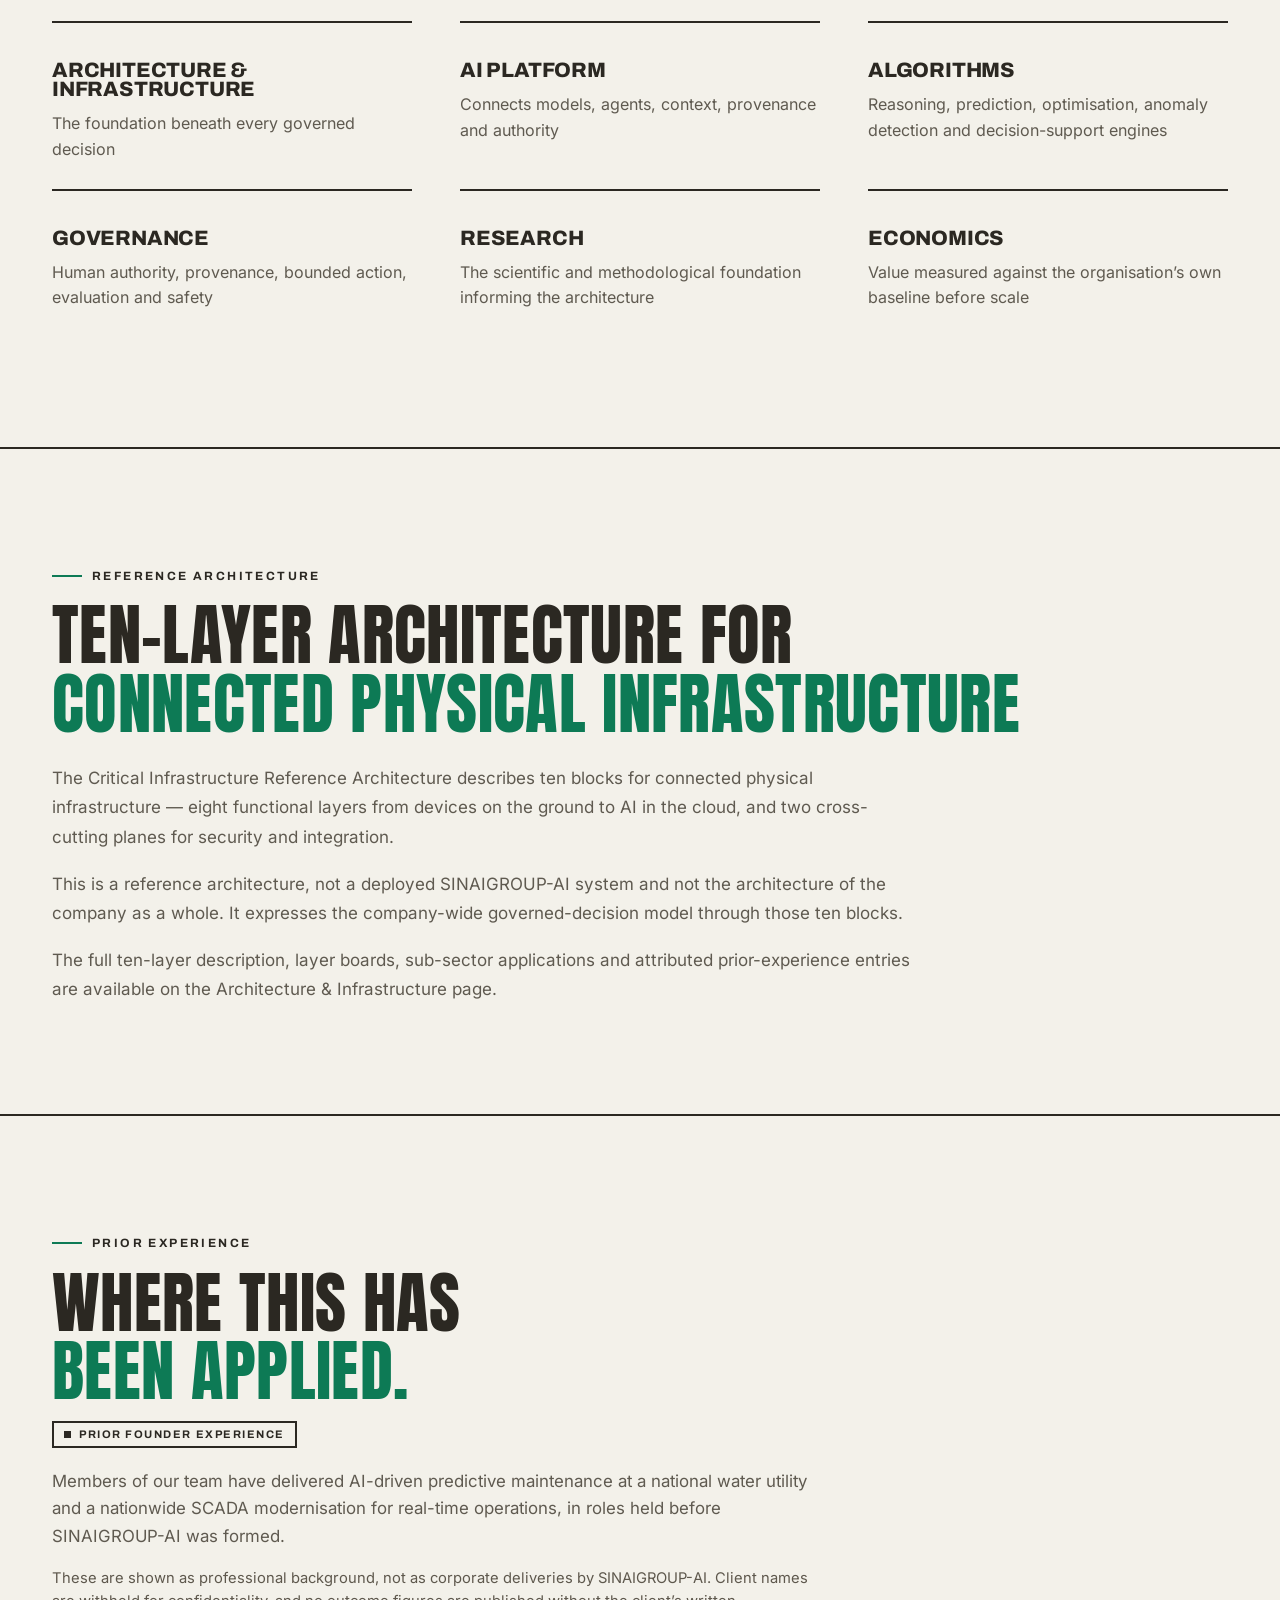
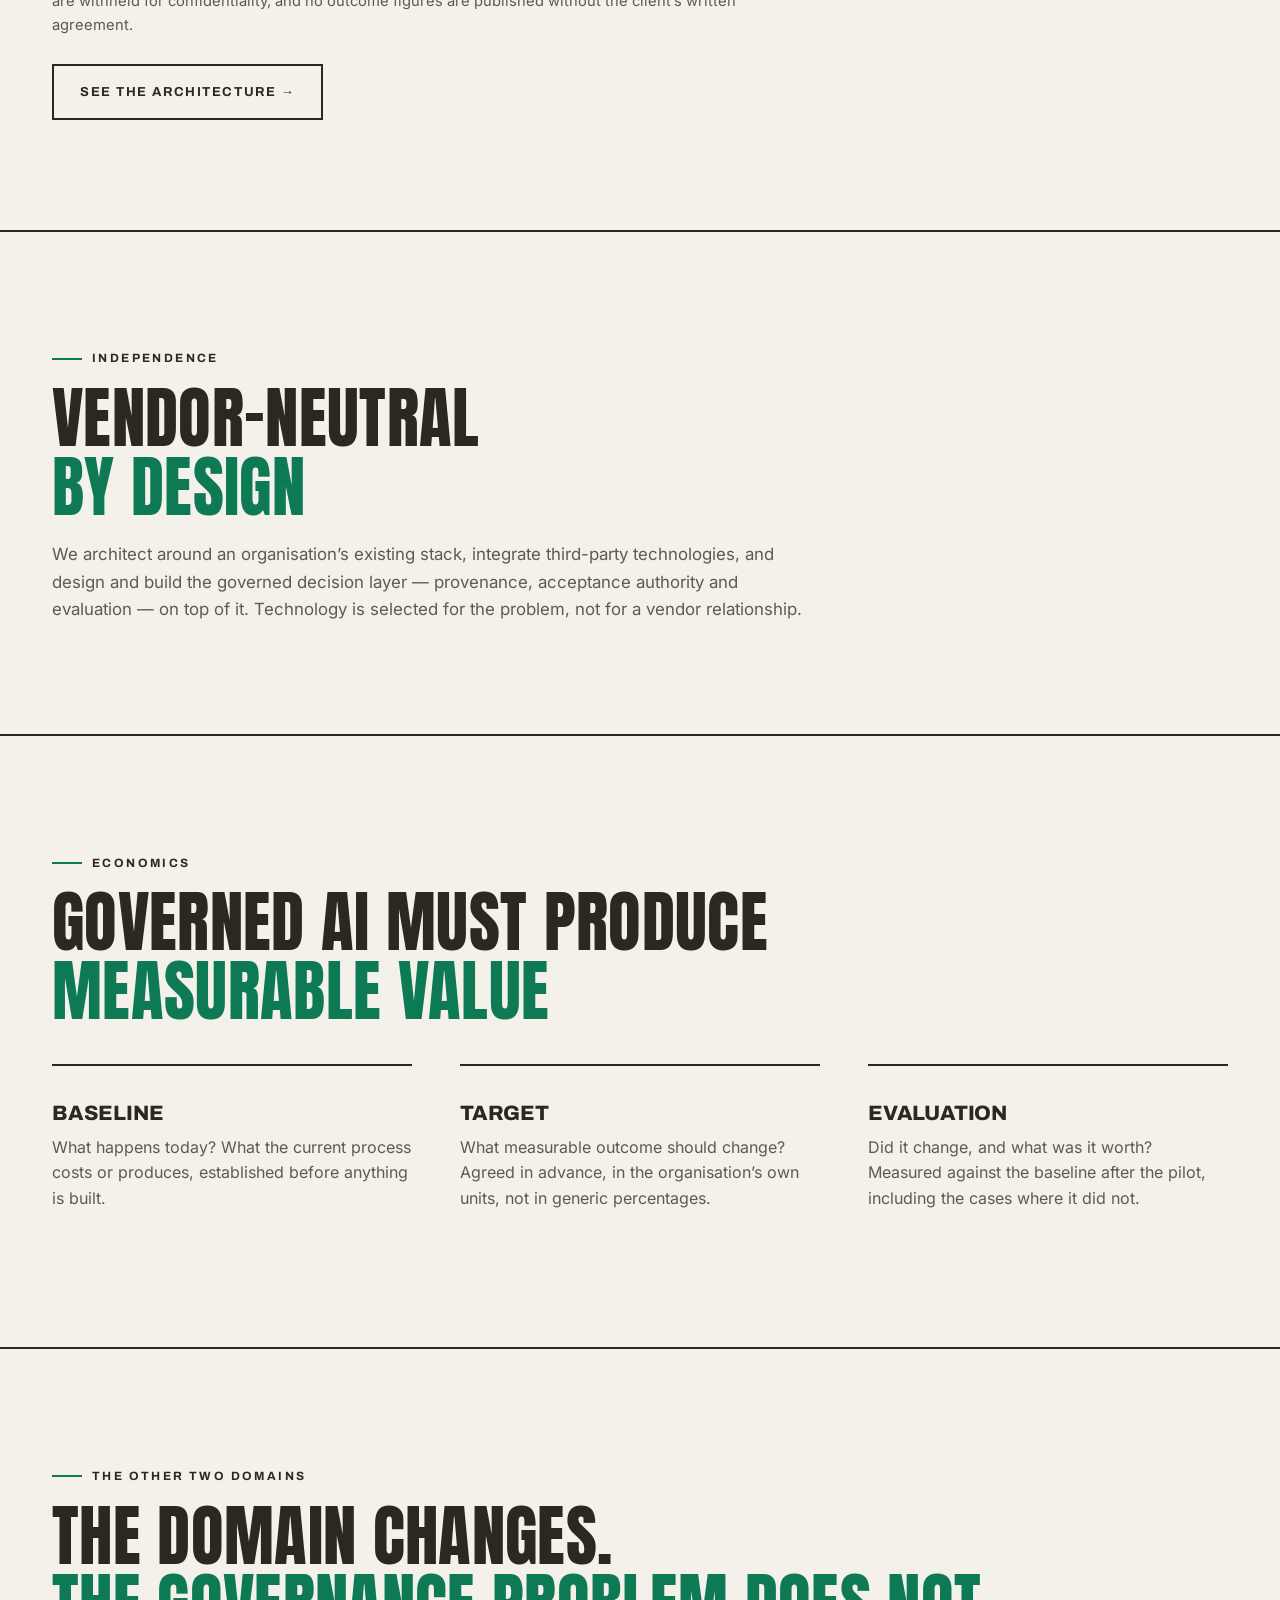
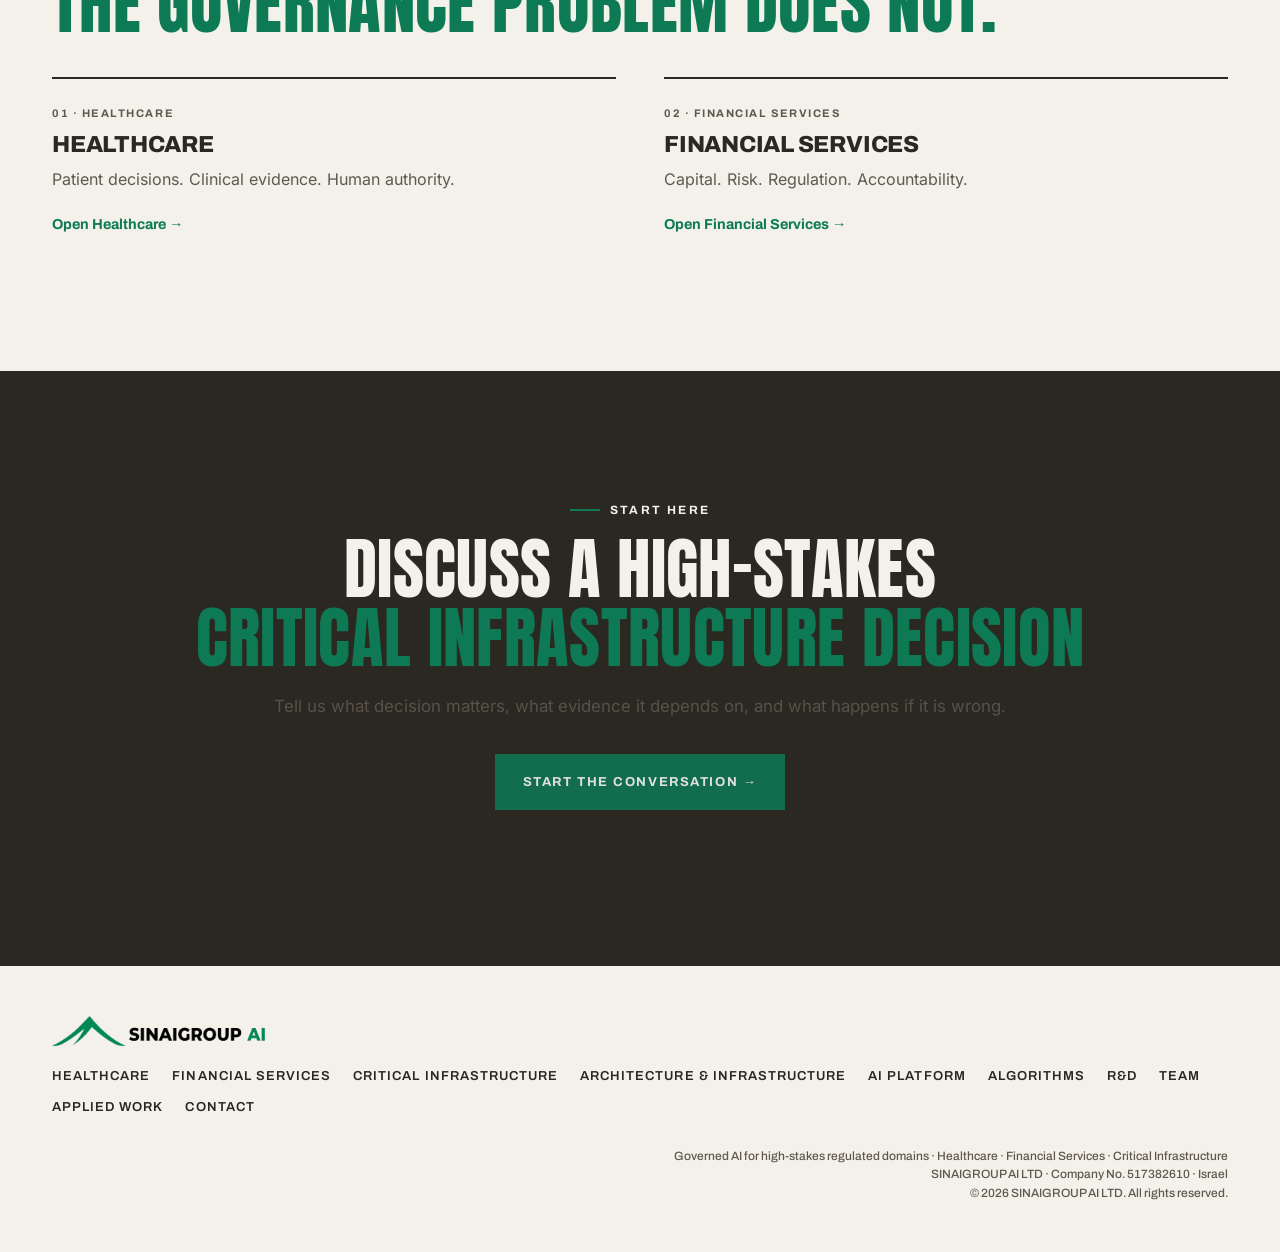
<file: critical-infrastructure/index.html>
<!DOCTYPE html><html lang="en"><head>
<meta charset="UTF-8">
<meta name="viewport" content="width=device-width, initial-scale=1.0">
<title>Critical Infrastructure &mdash; Governed AI | SINAIGROUP-AI</title>
<meta name="description" content="Governed AI for critical infrastructure: AI may predict, recommend and optimise while high-impact action remains governed within defined operational authority.">
<meta name="robots" content="index, follow">
<link rel="canonical" href="https://www.sinaigroup-ai.com/critical-infrastructure/">
<meta property="og:type" content="website"><meta property="og:site_name" content="SINAIGROUP-AI">
<meta property="og:locale" content="en"><meta property="og:url" content="https://www.sinaigroup-ai.com/critical-infrastructure/">
<meta property="og:title" content="Critical Infrastructure &mdash; Governed AI | SINAIGROUP-AI"><meta property="og:description" content="Governed AI for critical infrastructure: AI may predict, recommend and optimise while high-impact action remains governed within defined operational authority.">
<meta property="og:image" content="https://www.sinaigroup-ai.com/assets/og-cover.png">
<meta property="og:image:width" content="1200"><meta property="og:image:height" content="630">
<meta name="twitter:card" content="summary_large_image">
<meta name="twitter:title" content="Critical Infrastructure &mdash; Governed AI | SINAIGROUP-AI"><meta name="twitter:description" content="Governed AI for critical infrastructure: AI may predict, recommend and optimise while high-impact action remains governed within defined operational authority.">
<meta name="twitter:image" content="https://www.sinaigroup-ai.com/assets/og-cover.png"><meta name="twitter:url" content="https://www.sinaigroup-ai.com/critical-infrastructure/">
<meta name="theme-color" content="#f3f1ea">
<link rel="icon" href="data:image/svg+xml,<svg xmlns='http://www.w3.org/2000/svg' viewBox='0 0 64 64'><rect width='64' height='64' fill='%232b2822'/><path d='M8 44 L32 20 L56 44 L48 44 L32 29 L16 44 Z' fill='%2317a877'/><path d='M12 46 L32 27 L34 30 L26 38 L30 36 Z' fill='%2317a877'/></svg>">
<link rel="stylesheet" href="../assets/site.css?v=20260927a">
</head>
<body class="dpage">
<a class="skip-link" href="#main">Skip to content</a>
<header><div class="wrap nav">
<a href="../" class="logo" aria-label="SINAIGROUP-AI &mdash; home"><img src="../assets/img/2a863839.png" alt="SINAIGROUP-AI"></a>
<nav class="nav-links" id="nav-links" aria-label="Main"><a href="../">Home</a><a href="../#architecture">Architecture &amp; Infrastructure</a><a href="../#ai-platform">AI Platform</a><a href="../#algorithms">Algorithms</a><a href="../#rnd">R&amp;D</a><a href="../#team">Team</a><a href="../#case-studies">Applied Work</a><a href="../#contact">Contact</a></nav>
<a href="../#contact" class="btn btn-p demo-btn" style="padding:10px 18px">Discuss</a>
<button class="burger" id="brg" type="button" aria-label="Open main menu" aria-expanded="false" aria-controls="nav-links">&#9776;</button>
</div></header>

<main id="main">

<section class="phead"><div class="wrap">
<span class="tag">03 &middot; Critical Infrastructure</span>
<h1 style="margin-top:16px">Governed AI in<br><span class="gold">critical<br>infrastructure.</span></h1>
<p class="hdomains">Physical systems. Essential services. Operational consequence.</p>
<p class="hlead">AI may predict, recommend and optimise while high-impact action remains governed within defined operational authority.</p>
<div class="hactions">
<a class="btn btn-p" href="../#contact">Discuss your system &rarr;</a>
<a class="btn btn-o" href="../#architecture">See the architecture &rarr;</a>
</div>
</div></section>

<section class="section"><div class="wrap">
<span class="tag">The decision</span>
<h2 class="dh2">What is at stake<br><span class="gold">in this domain</span></h2>
<p class="sub dsub">In this domain the consequence of an AI decision reaches an essential physical system and the people who depend on it. Autonomy without a bound is not efficiency, it is exposure.</p>
<div class="decbox">
<div class="deccard dark"><h3>A pumping station</h3><p class="mono">[Decision: operational]</p></div>
<p class="decnote">The questions are the same whether the decision concerns a patient, a portfolio or a
pumping station. What changes is the consequence, not the test.</p>
</div>
</div></section>

<section class="section"><div class="wrap">
<span class="tag">Reference scenario</span>
<h2 class="dh2">One decision, followed step by step</h2>
<div style="margin-top:14px"><span class="mb mb-ref"><span class="sr">Status: </span>Reference architecture</span></div>
<p class="sub dsub">On the <a href="../#ai-platform">AI Platform</a> page, a pumping-station decision is followed step by step &mdash; from the first reading to the record that outlives the decision.</p>
<p class="evnote">Reference scenario &mdash; illustrative, not a deployment.</p>
</div></section>

<section class="section"><div class="wrap">
<span class="tag">One set of questions</span>
<h2 class="dh2">Four questions before<br><span class="gold">anything acts</span></h2>
<p class="sub dsub">Every governed decision passes the same test, in this domain as in the other two.</p>
<div class="qgrid"><div class="qcard"><span class="dk">Question 01</span><h3>Verified premises</h3><p>Are the premises verified or assumed?</p><p>In critical infrastructure: is a sensor reading being trusted without its source and timestamp, or is an asset state being inferred from an outdated inspection?</p></div><div class="qcard"><span class="dk">Question 02</span><h3>Adequate mechanism</h3><p>Does it hold against the domain&rsquo;s own mechanism?</p><p>In critical infrastructure: does the recommendation hold against the hydraulics, the grid or the process, not only against plausibility?</p></div><div class="qcard"><span class="dk">Question 03</span><h3>Counter<span class="uh">-</span>evidence</h3><p>What evidence would defeat it?</p><p>In critical infrastructure: which reading, if it arrived, would overturn the recommendation?</p></div><div class="qcard"><span class="dk">Question 04</span><h3>Acceptance authority</h3><p>Who signs before anything acts?</p><p>In critical infrastructure: the operator on duty signs &mdash; authority is defined by role, not by name &mdash; and the record shows the evidence, the model and the human decision.</p></div></div>
</div></section>

<section class="section"><div class="wrap">
<span class="tag">What that requires</span>
<h2 class="dh2">Six disciplines,<br><span class="gold">one governance model</span></h2>
<p class="sub dsub">Each one exists so that a decision can be made, defended and measured &mdash; not merely produced.</p>
<div class="disgrid"><div class="discard"><h3>Architecture &amp; Infrastructure</h3><p>The foundation beneath every governed decision</p></div><div class="discard"><h3>AI Platform</h3><p>Connects models, agents, context, provenance and authority</p></div><div class="discard"><h3>Algorithms</h3><p>Reasoning, prediction, optimisation, anomaly detection and decision-support engines</p></div><div class="discard"><h3>Governance</h3><p>Human authority, provenance, bounded action, evaluation and safety</p></div><div class="discard"><h3>Research</h3><p>The scientific and methodological foundation informing the architecture</p></div><div class="discard"><h3>Economics</h3><p>Value measured against the organisation&rsquo;s own baseline before scale</p></div></div>
</div></section>

<section class="section"><div class="wrap">
<span class="tag">Reference architecture</span>
<h2 class="dh2">Ten-layer architecture for<br><span class="gold">connected physical infrastructure</span></h2>
<div class="prose" style="margin-top:26px">
<p>The Critical Infrastructure Reference Architecture describes ten blocks for connected physical infrastructure &mdash; eight functional layers from devices on the ground to AI in the cloud, and two cross-cutting planes for security and integration.</p>
<p>This is a reference architecture, not a deployed SINAIGROUP-AI system and not the architecture of the company as a whole. It expresses the company-wide governed-decision model through those ten blocks.</p>
<p>The full ten-layer description, layer boards, sub-sector applications and attributed prior-experience entries are available on the Architecture &amp; Infrastructure page.</p>
</div>
</div></section>

<section class="section"><div class="wrap">
<span class="tag">Prior experience</span>
<h2 class="dh2">Where this has<br><span class="gold">been applied.</span></h2>
<div style="margin-top:14px"><span class="mb mb-founder"><span class="sr">Status: </span>Prior founder experience</span></div>
<p class="sub dsub">Members of our team have delivered AI-driven predictive maintenance at a national water utility and a nationwide SCADA modernisation for real-time operations, in roles held before SINAIGROUP-AI was formed.</p>
<p class="evnote">These are shown as professional background, not as corporate deliveries by SINAIGROUP-AI. Client names are withheld for confidentiality, and no outcome figures are published without the client&rsquo;s written agreement.</p>
<p class="hactions" style="margin-top:26px"><a class="btn btn-o" href="../#architecture">See the architecture &rarr;</a></p>
</div></section>

<section class="section"><div class="wrap">
<span class="tag">Independence</span>
<h2 class="dh2">Vendor<span class="uh">-</span>neutral<br><span class="gold">by design</span></h2>
<p class="sub dsub">We architect around an organisation&rsquo;s existing stack, integrate third-party technologies, and design and build the governed decision layer &mdash; provenance, acceptance authority and evaluation &mdash; on top of it. Technology is selected for the problem, not for a vendor relationship.</p>
</div></section>

<section class="section"><div class="wrap">
<span class="tag">Economics</span>
<h2 class="dh2">Governed AI must produce<br><span class="gold">measurable value</span></h2>
<div class="ecogrid"><div class="ecocard"><h3>Baseline</h3><p>What happens today? What the current process costs or produces, established before anything is built.</p></div><div class="ecocard"><h3>Target</h3><p>What measurable outcome should change? Agreed in advance, in the organisation&rsquo;s own units, not in generic percentages.</p></div><div class="ecocard"><h3>Evaluation</h3><p>Did it change, and what was it worth? Measured against the baseline after the pilot, including the cases where it did not.</p></div></div>
</div></section>

<section class="section"><div class="wrap">
<span class="tag">The other two domains</span>
<h2 class="dh2">The domain changes.<br><span class="gold">The governance problem does not.</span></h2>
<div class="ogrid"><a class="ocard" href="../healthcare/"><span class="dk">01 &middot; Healthcare</span><h3>Healthcare</h3><p>Patient decisions. Clinical evidence. Human authority.</p><span class="dgo">Open Healthcare &rarr;</span></a><a class="ocard" href="../financial-services/"><span class="dk">02 &middot; Financial Services</span><h3>Financial Services</h3><p>Capital. Risk. Regulation. Accountability.</p><span class="dgo">Open Financial Services &rarr;</span></a></div>
</div></section>

<section class="section cta"><div class="wrap">
<span class="tag">Start here</span>
<h2 class="dh2">Discuss a high<span class="uh">-</span>stakes<br><span class="gold">critical infrastructure decision</span></h2>
<p class="sub dsub">Tell us what decision matters, what evidence it depends on, and what happens if it is wrong.</p>
<p class="hactions" style="margin-top:26px"><a class="btn btn-p" href="../#contact">Start the conversation &rarr;</a></p>
</div></section>

</main>

<footer><div class="wrap">
<div class="foot">
<span class="logo"><img src="../assets/img/2a863839.png" alt="SINAIGROUP-AI"></span>
<nav class="foot-links" aria-label="Footer"><a href="../healthcare/">Healthcare</a><a href="../financial-services/">Financial Services</a><a href="../critical-infrastructure/">Critical Infrastructure</a><a href="../#architecture">Architecture &amp; Infrastructure</a><a href="../#ai-platform">AI Platform</a><a href="../#algorithms">Algorithms</a><a href="../#rnd">R&amp;D</a><a href="../#team">Team</a><a href="../#case-studies">Applied Work</a><a href="../#contact">Contact</a></nav>
<span class="copy">Governed AI for high-stakes regulated domains &middot; Healthcare &middot; Financial Services &middot; Critical Infrastructure<br>SINAIGROUP AI LTD &middot; Company No. 517382610 &middot; Israel<br>&copy; 2026 SINAIGROUP AI LTD. All rights reserved.</span>
</div>
</div></footer>
<script>
(function(){var b=document.getElementById('brg'),h=document.querySelector('header');
if(!b||!h)return;b.addEventListener('click',function(){var o=h.classList.toggle('open');
b.setAttribute('aria-expanded',o?'true':'false');});})();
</script>
</body></html>
</file>
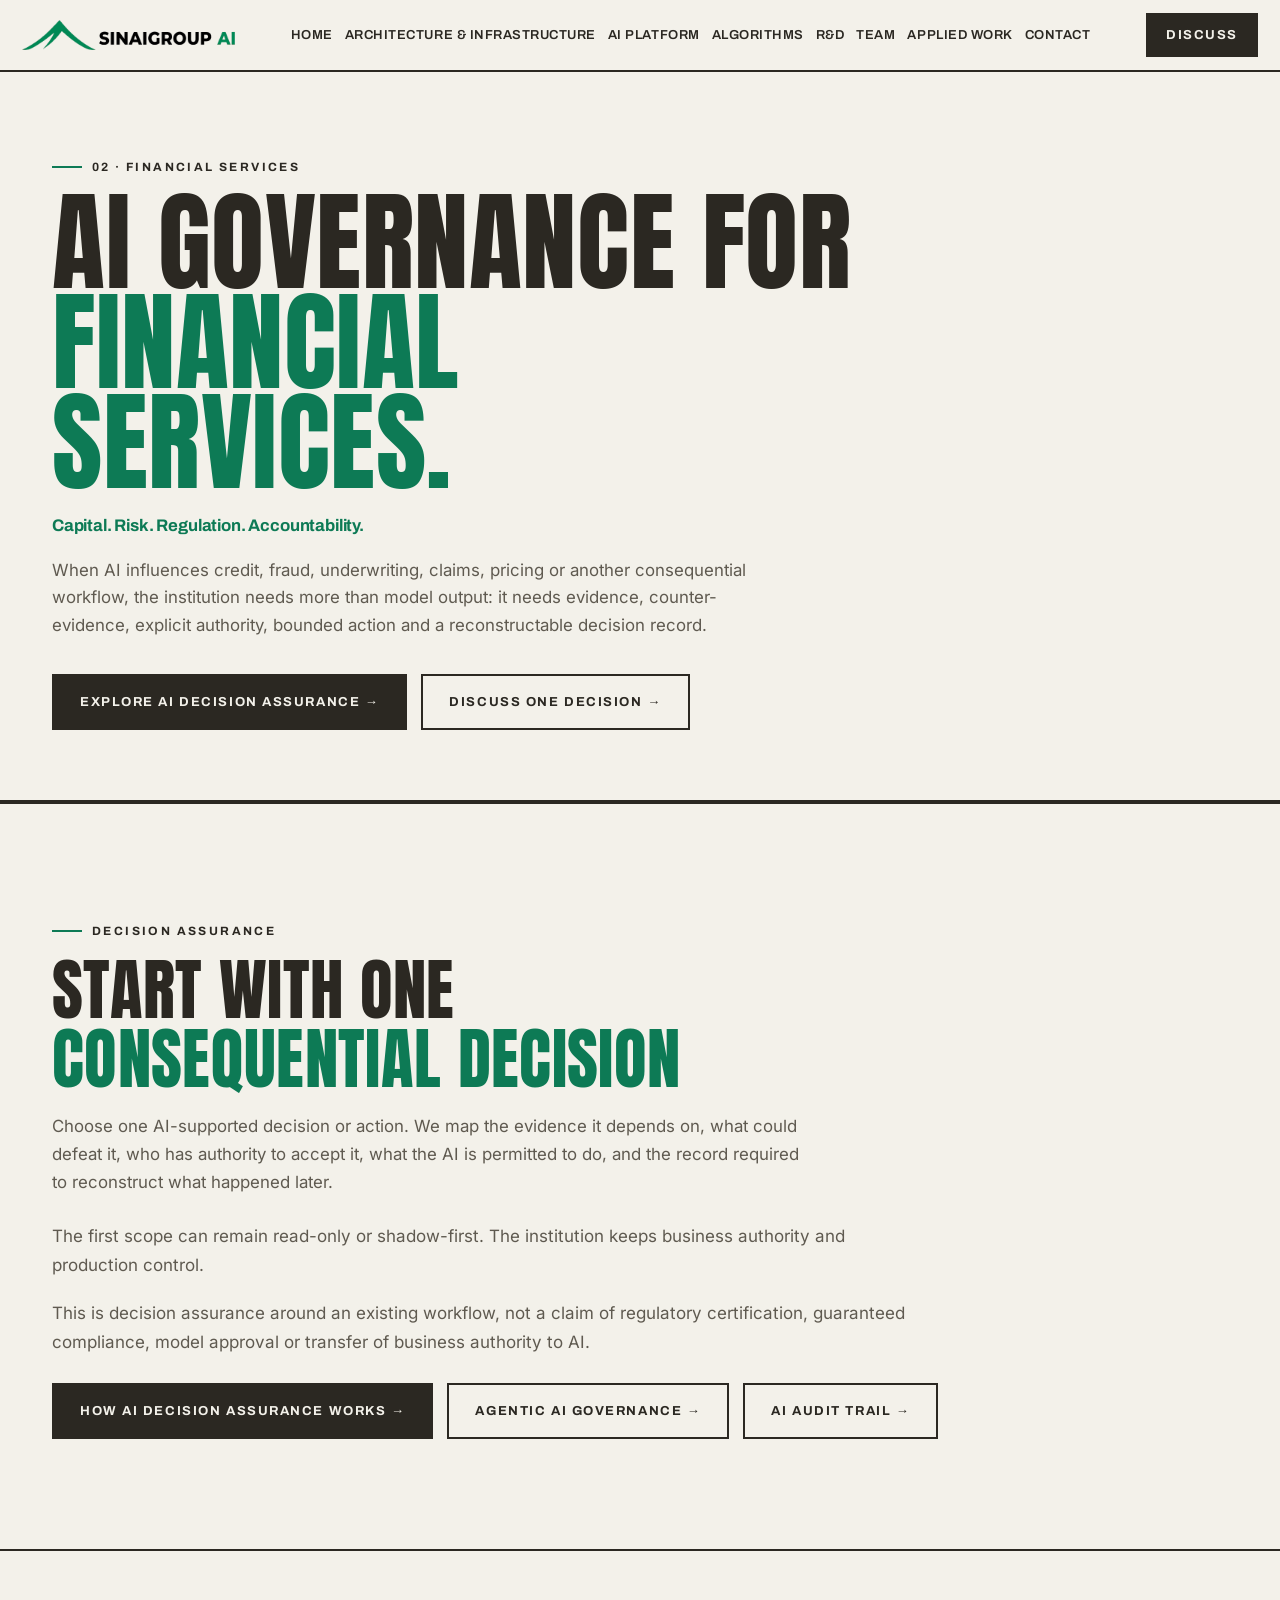
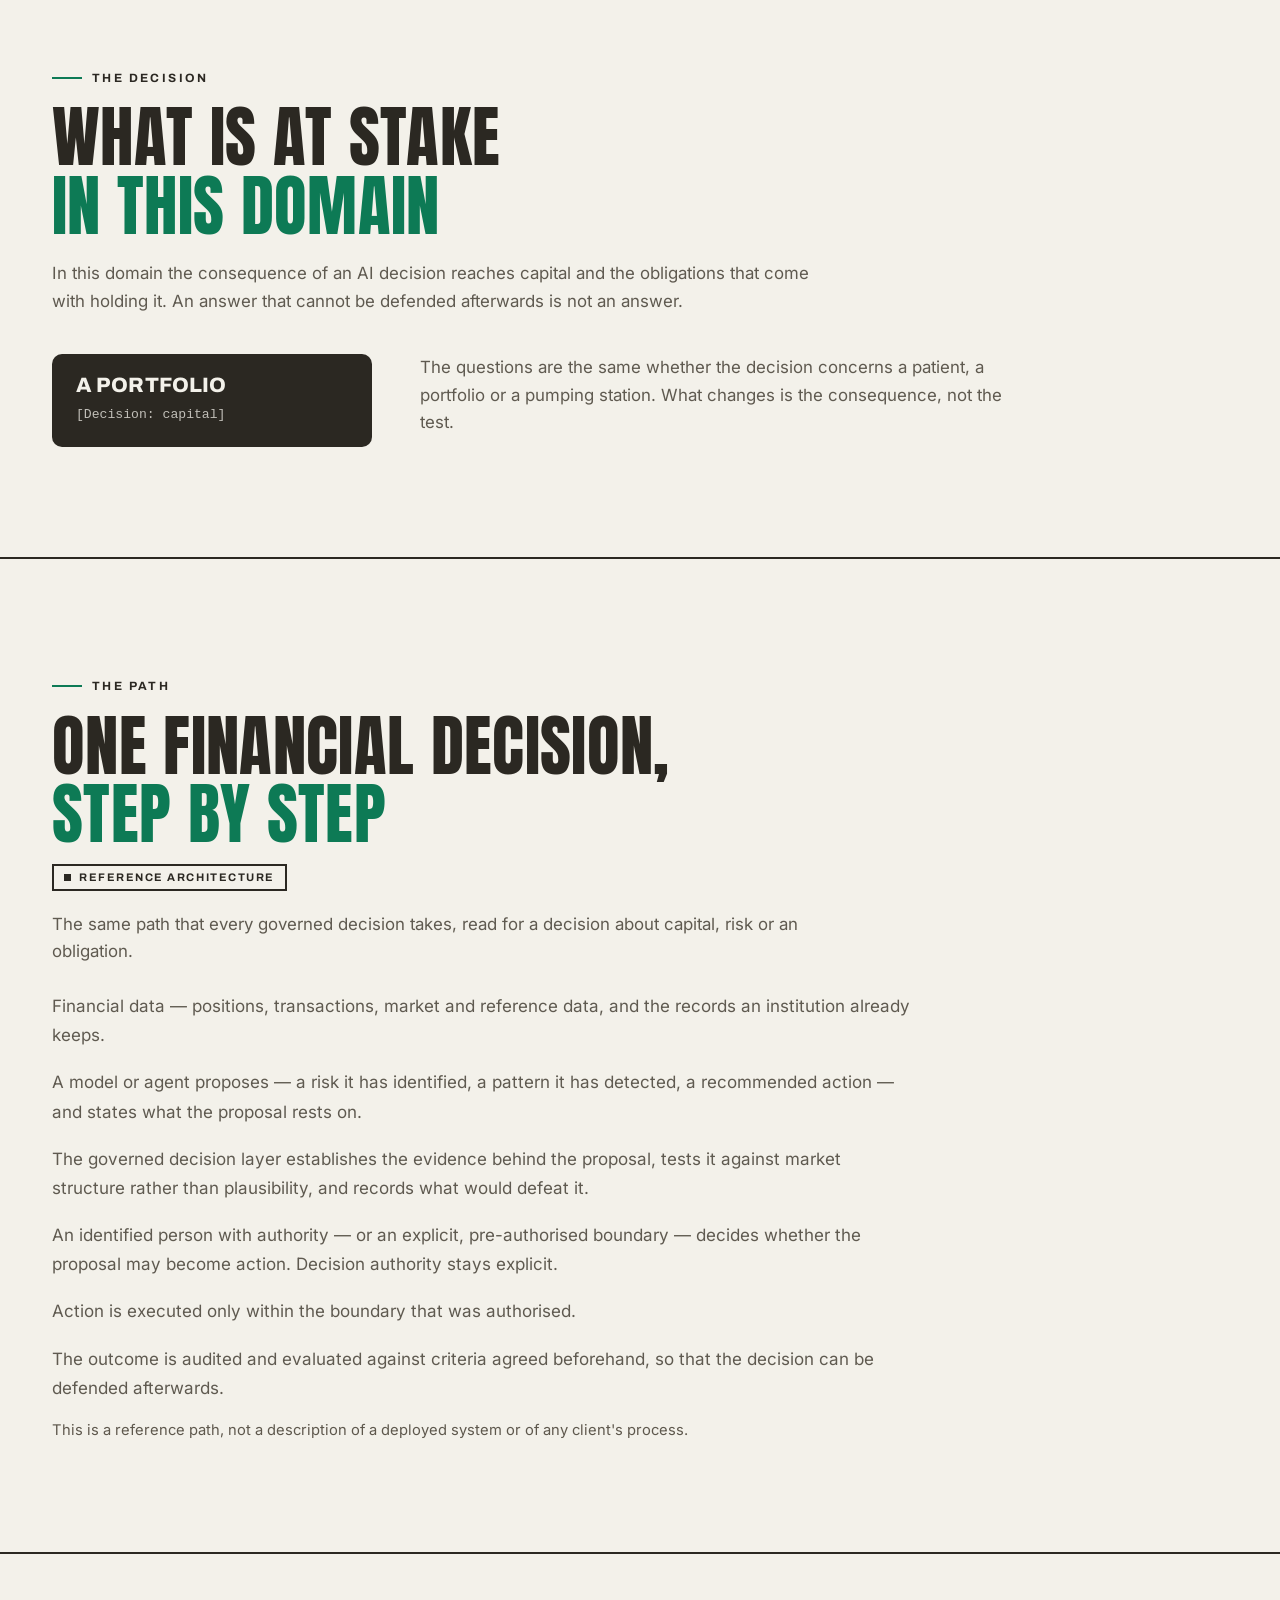
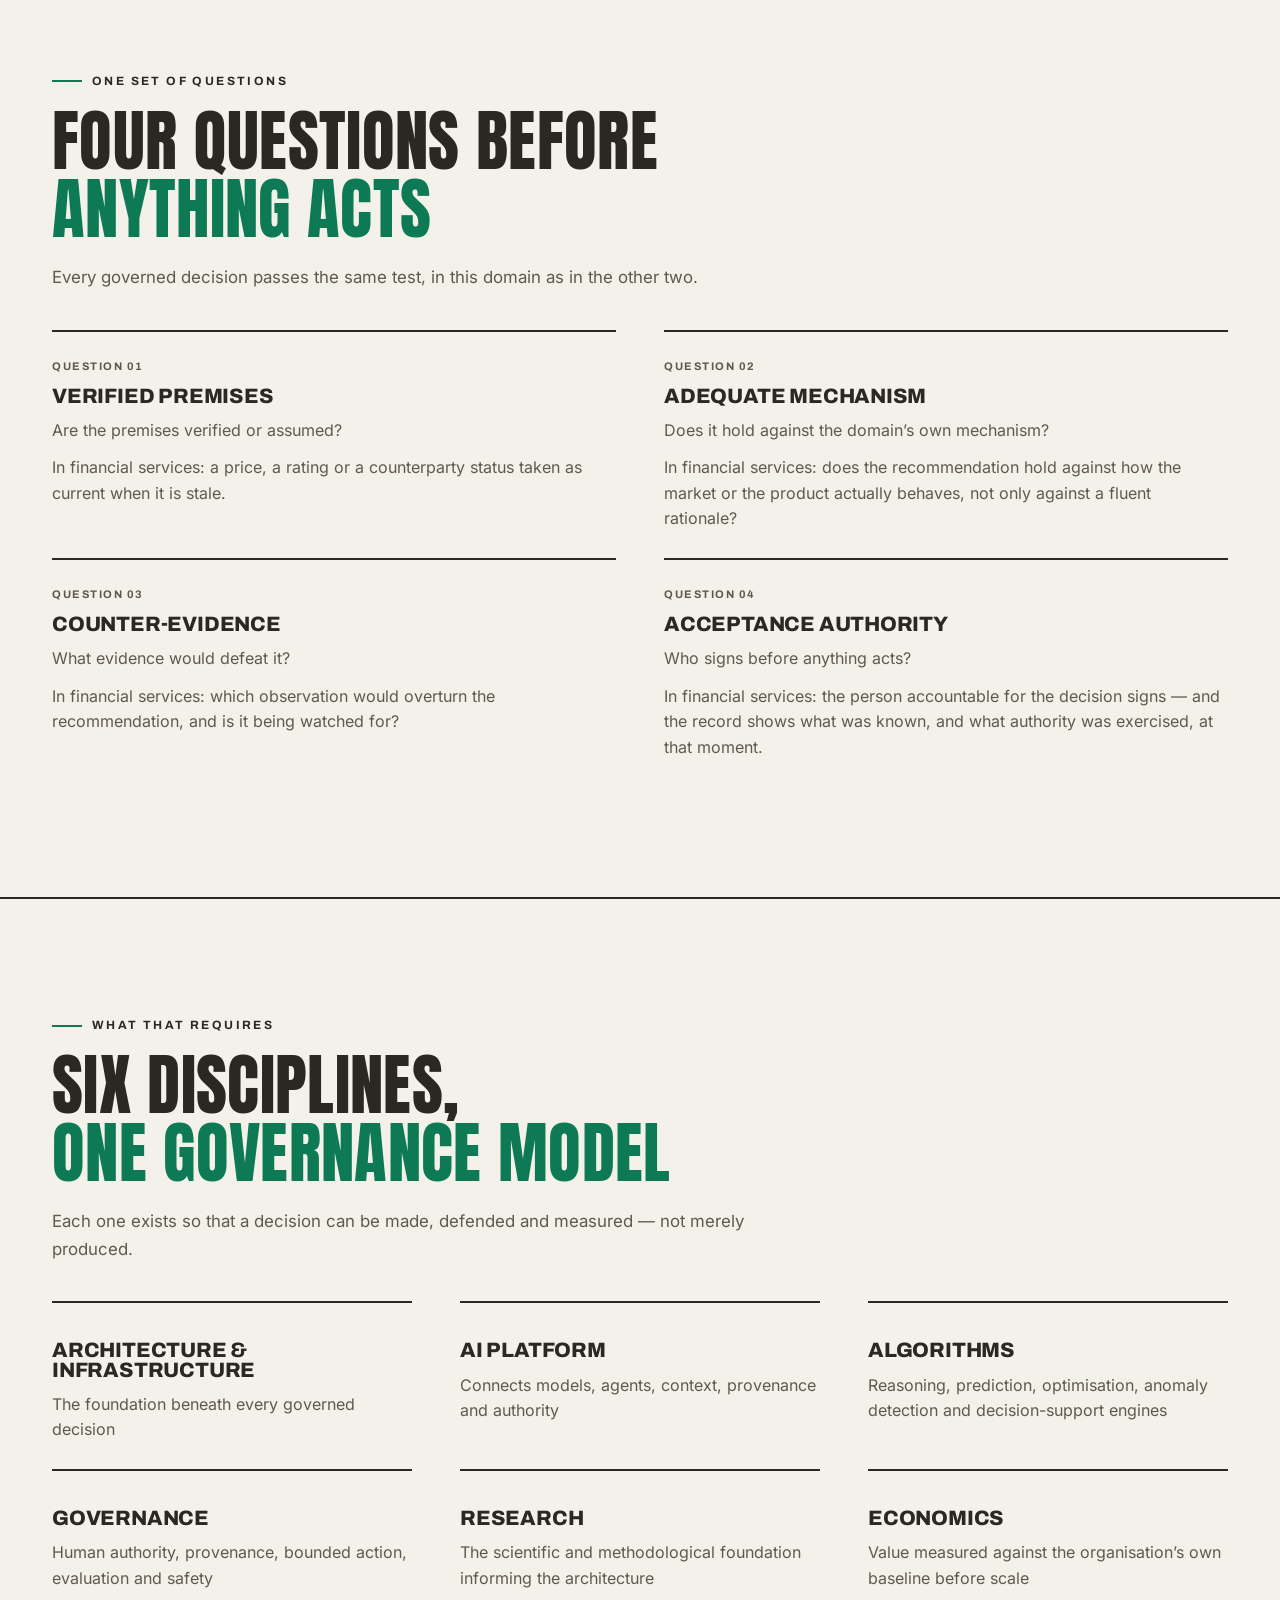
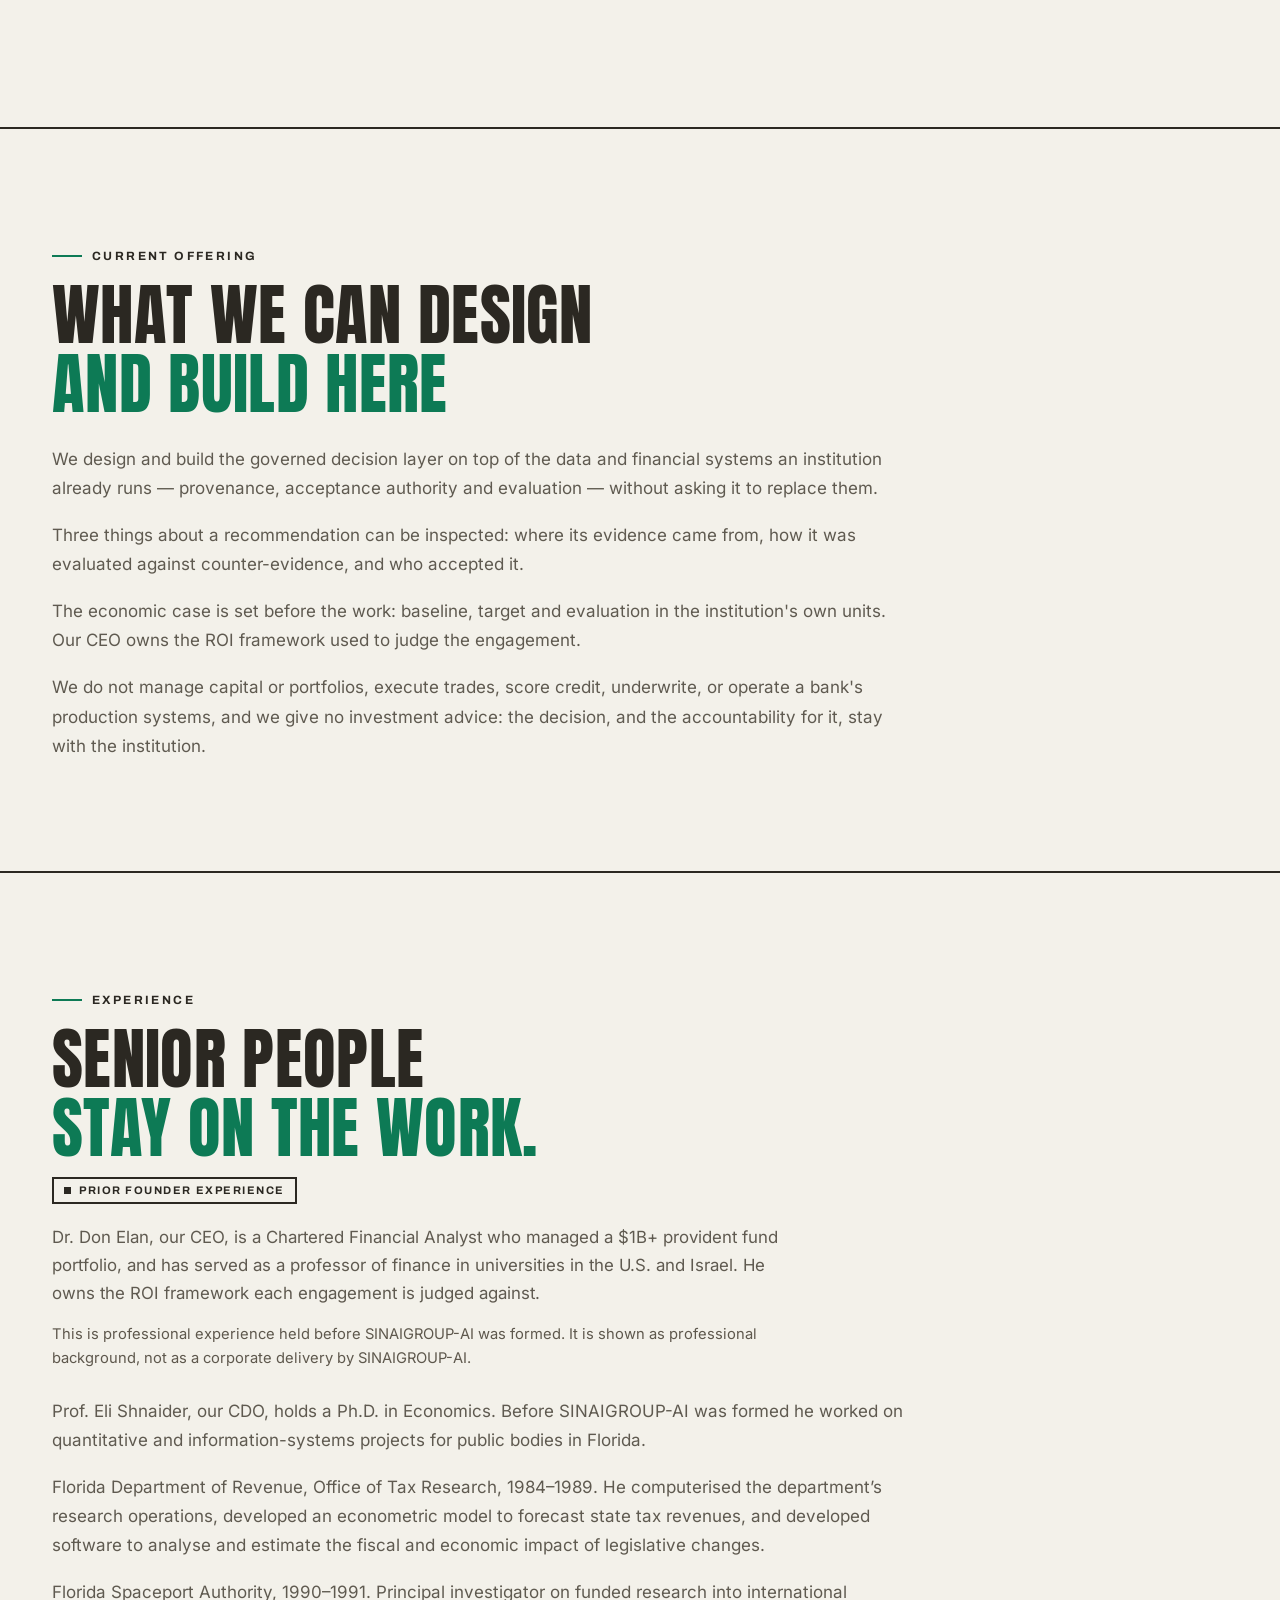
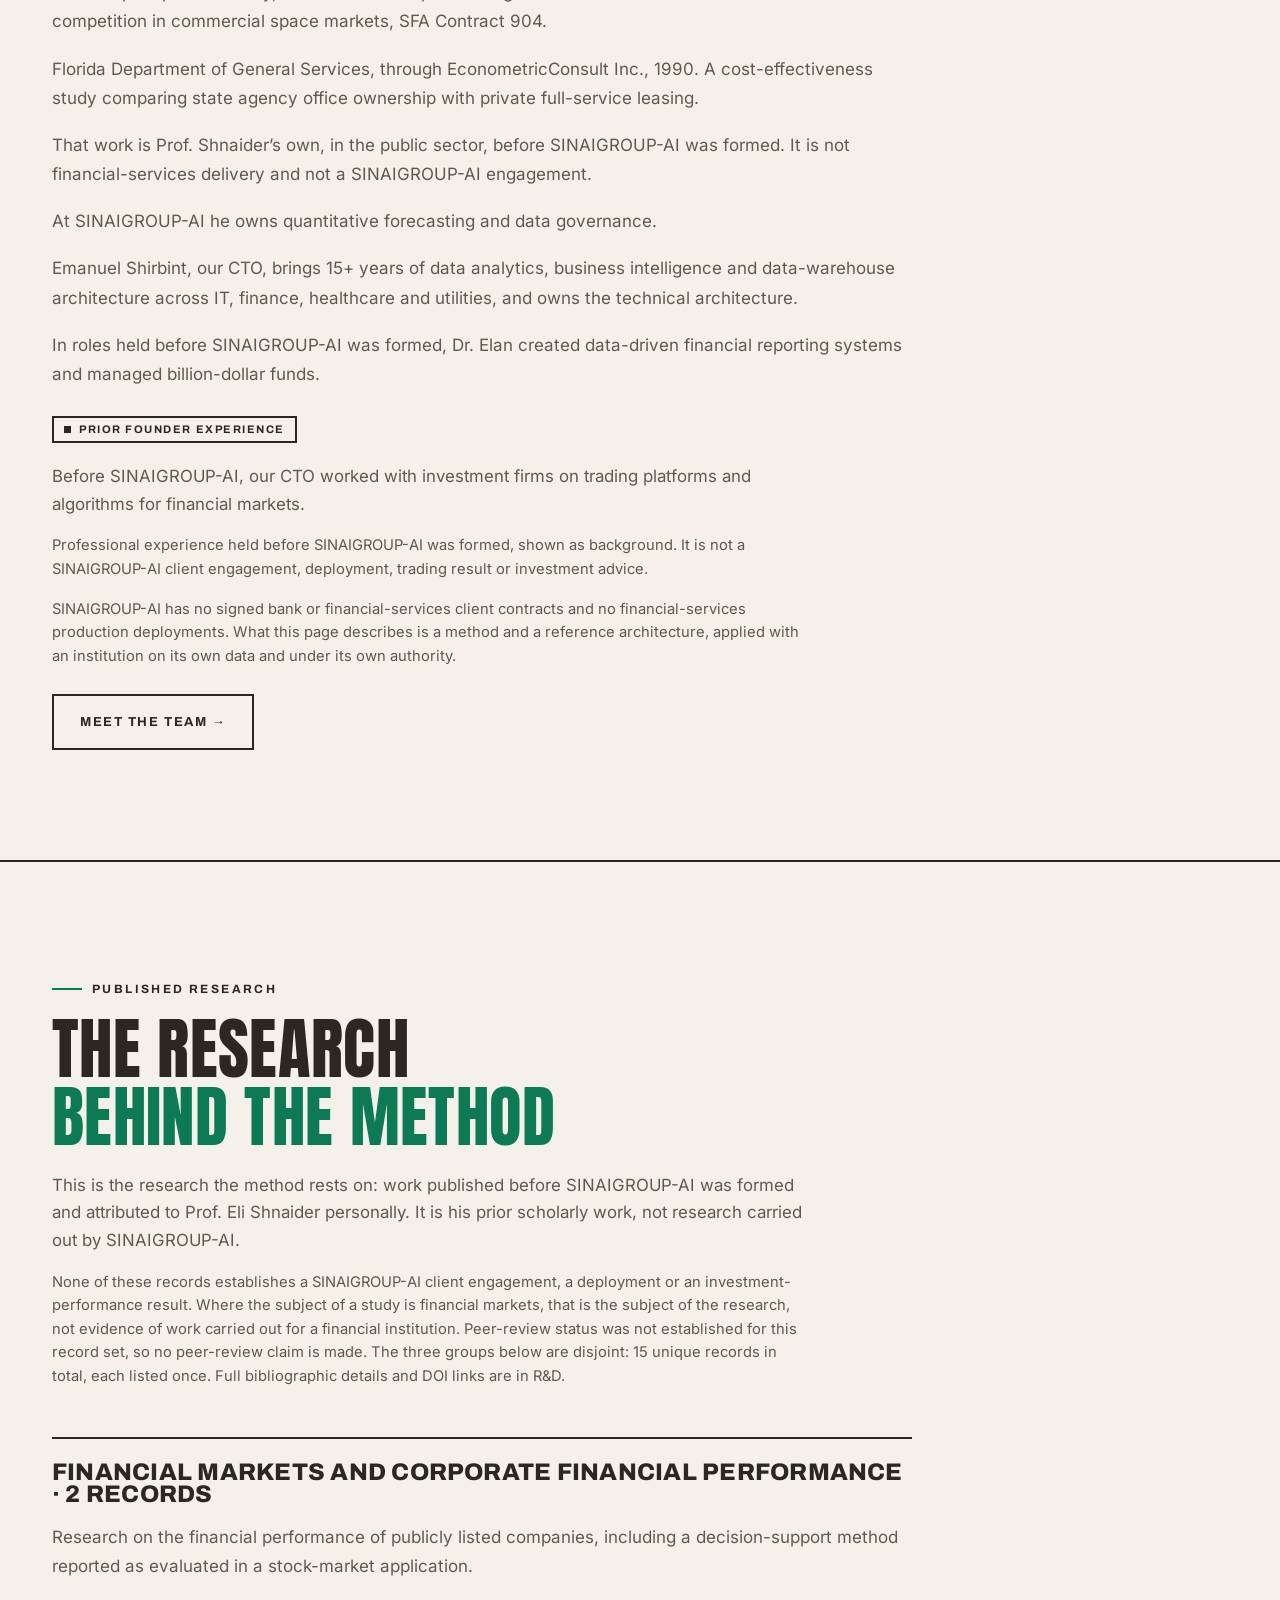
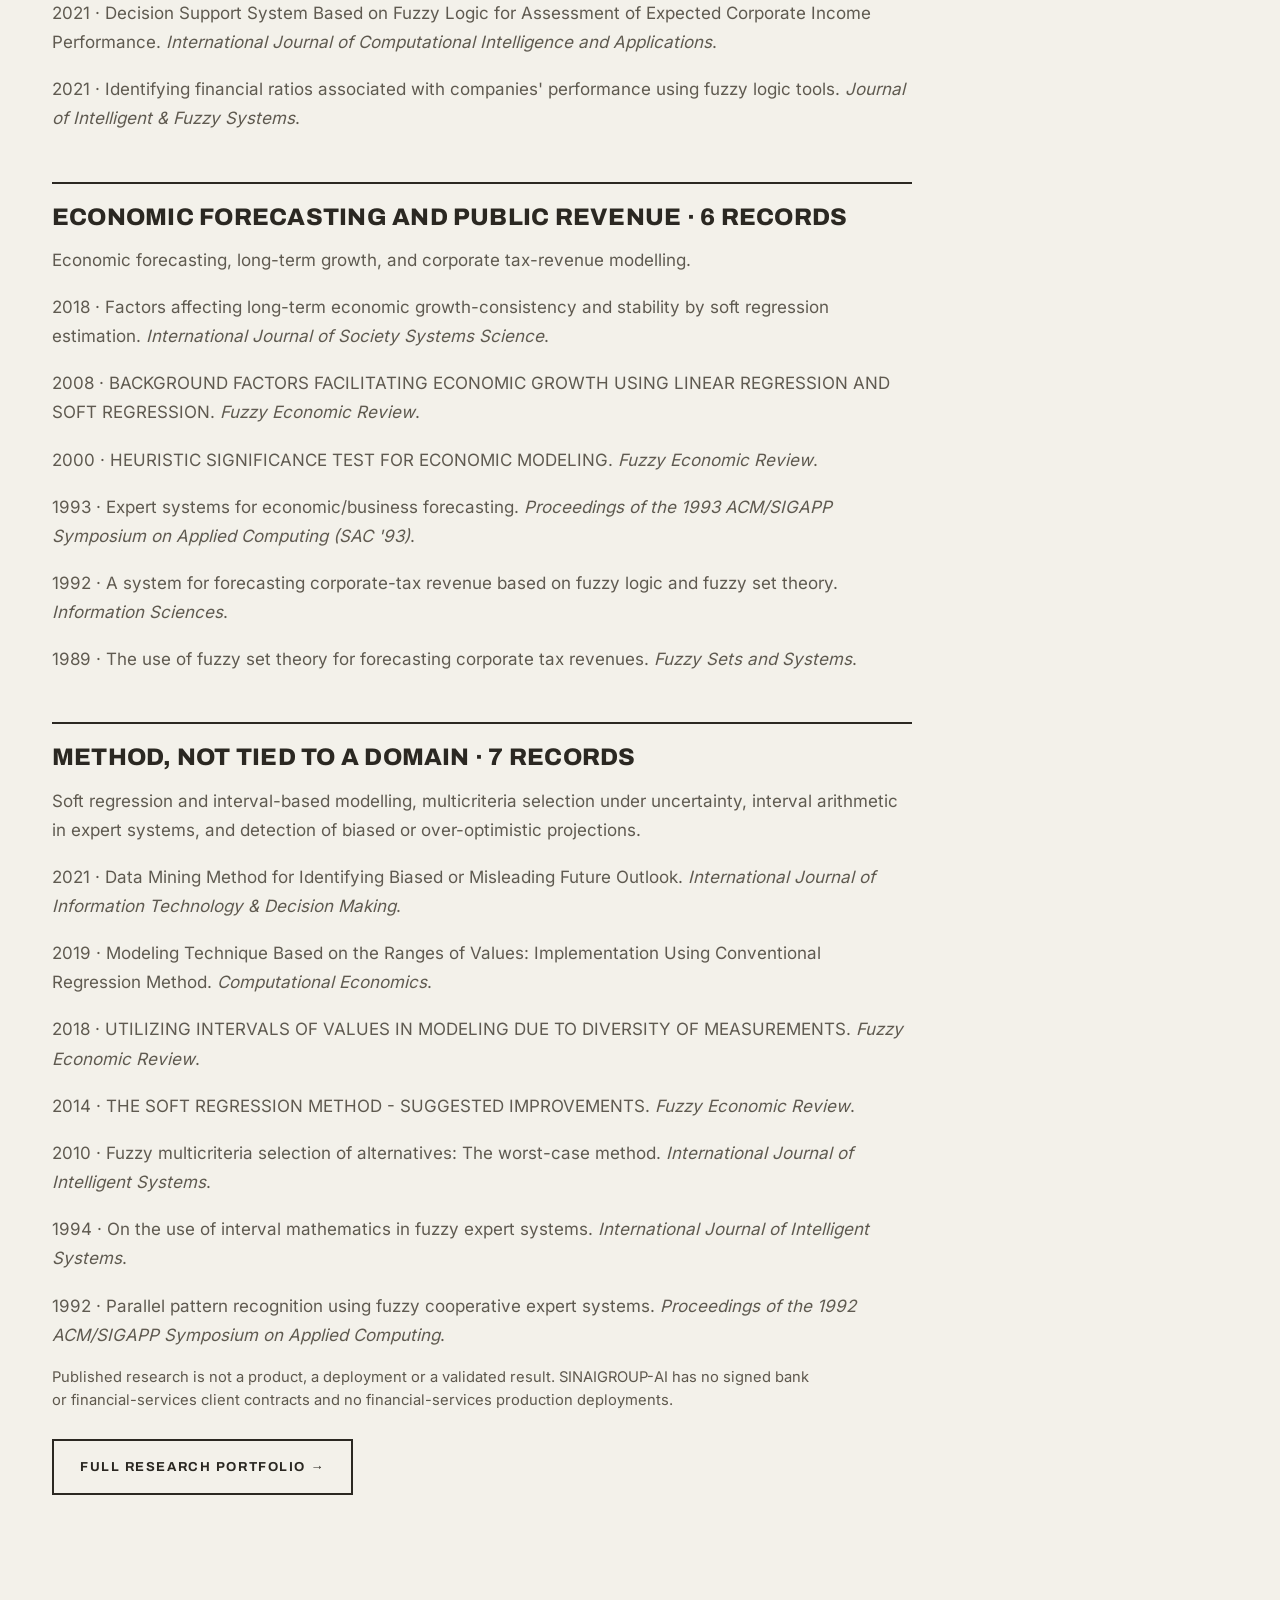
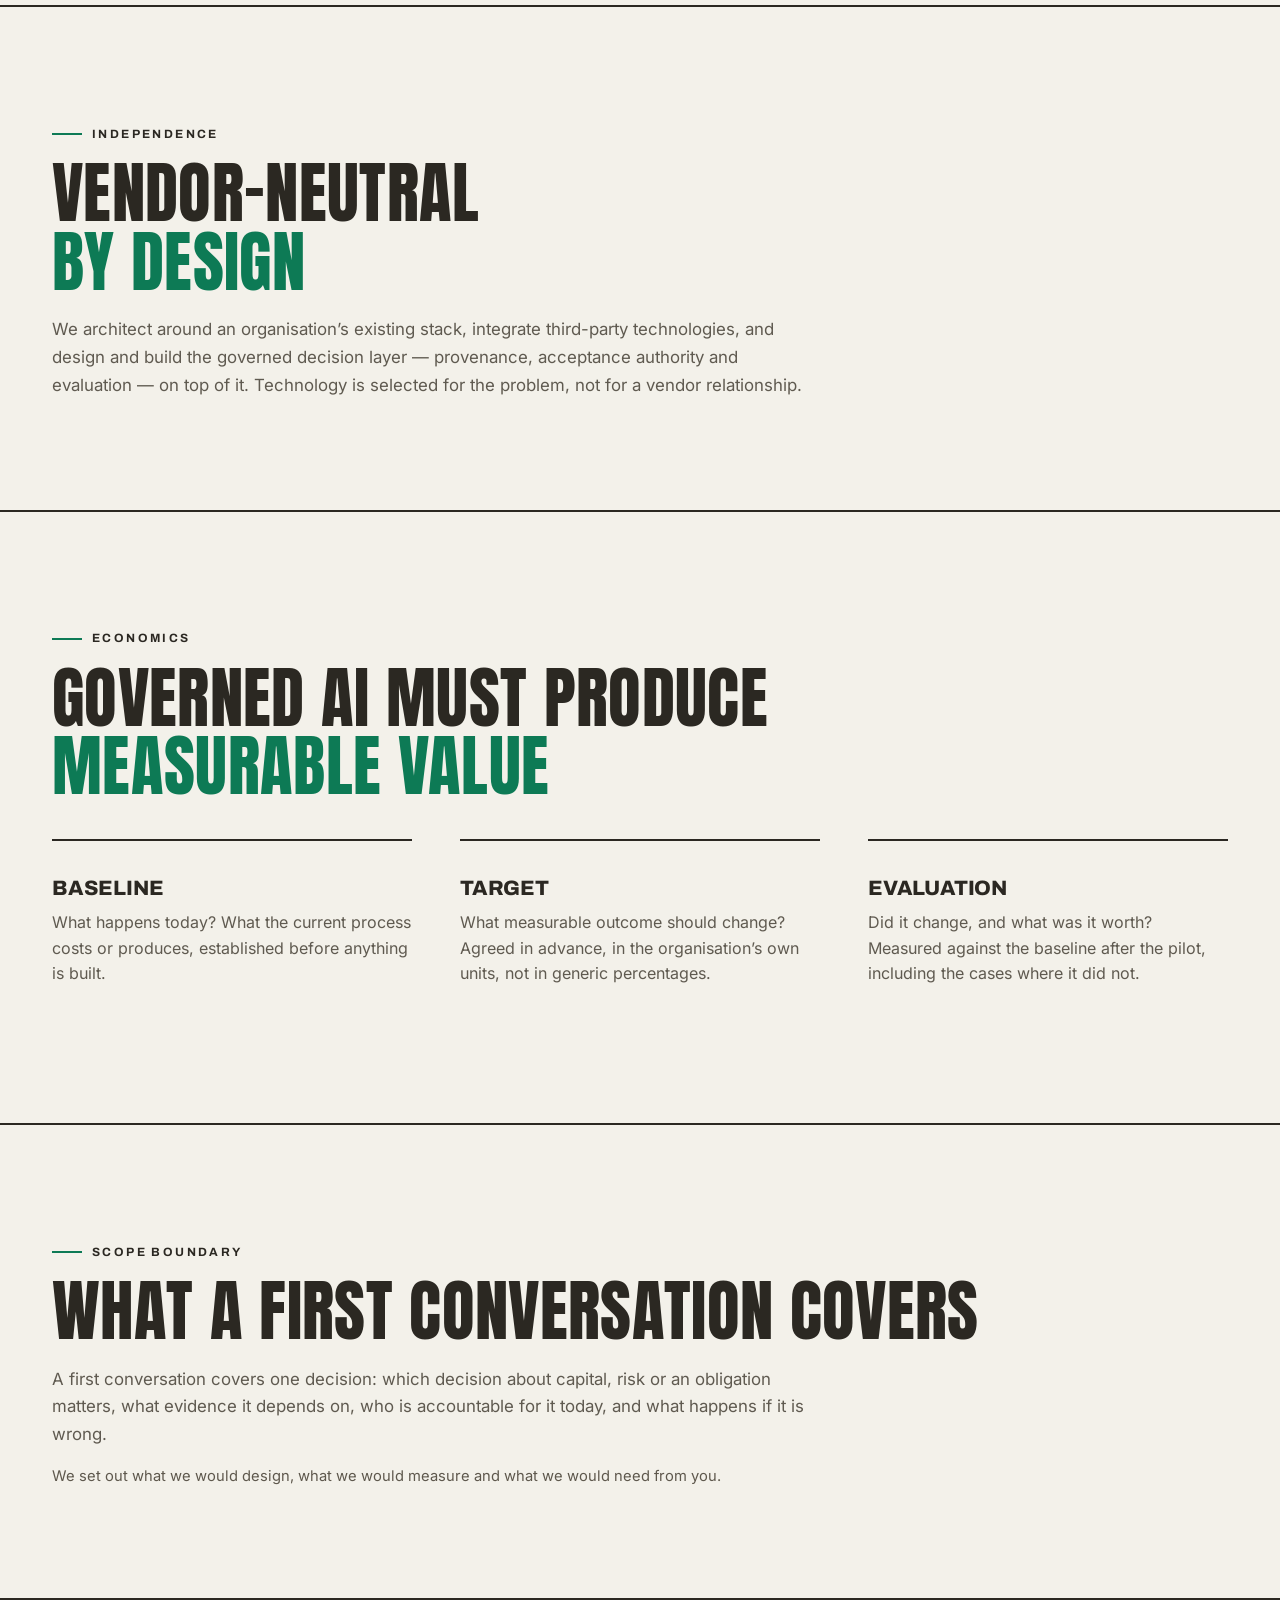
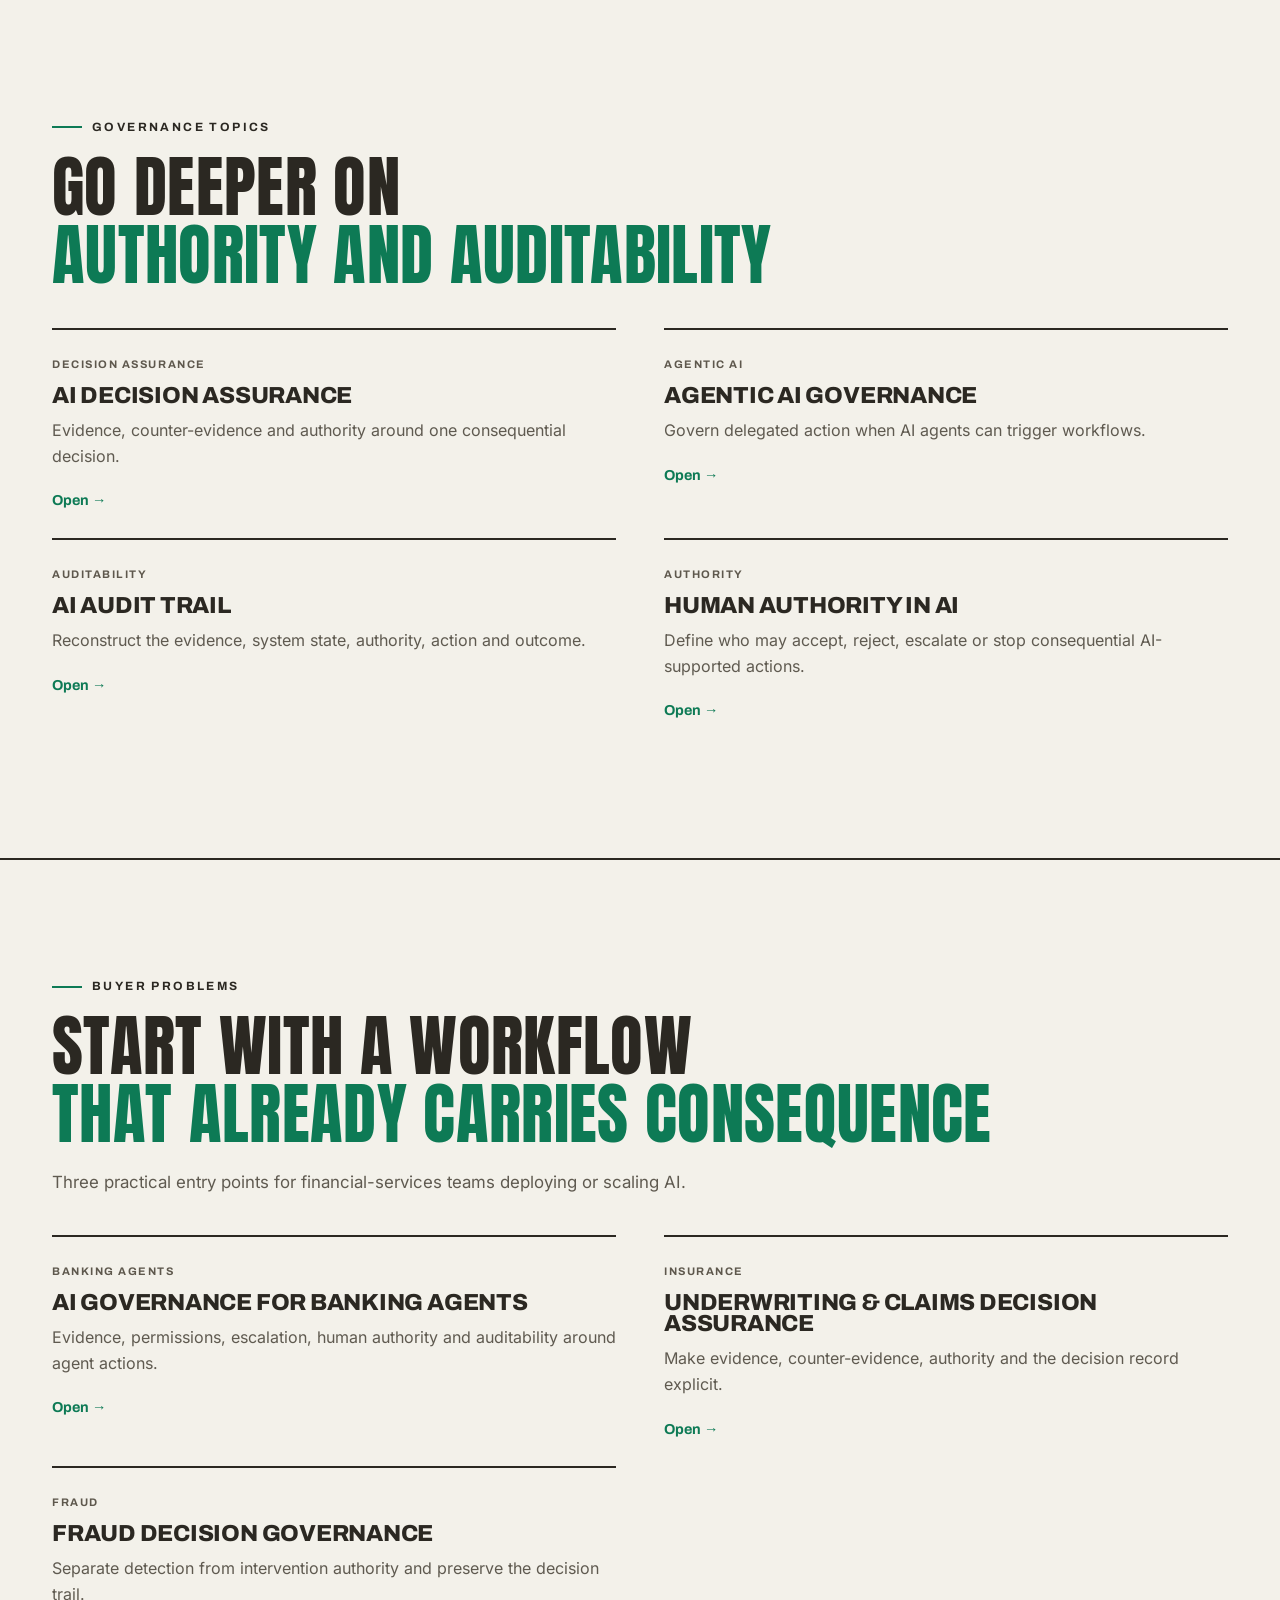
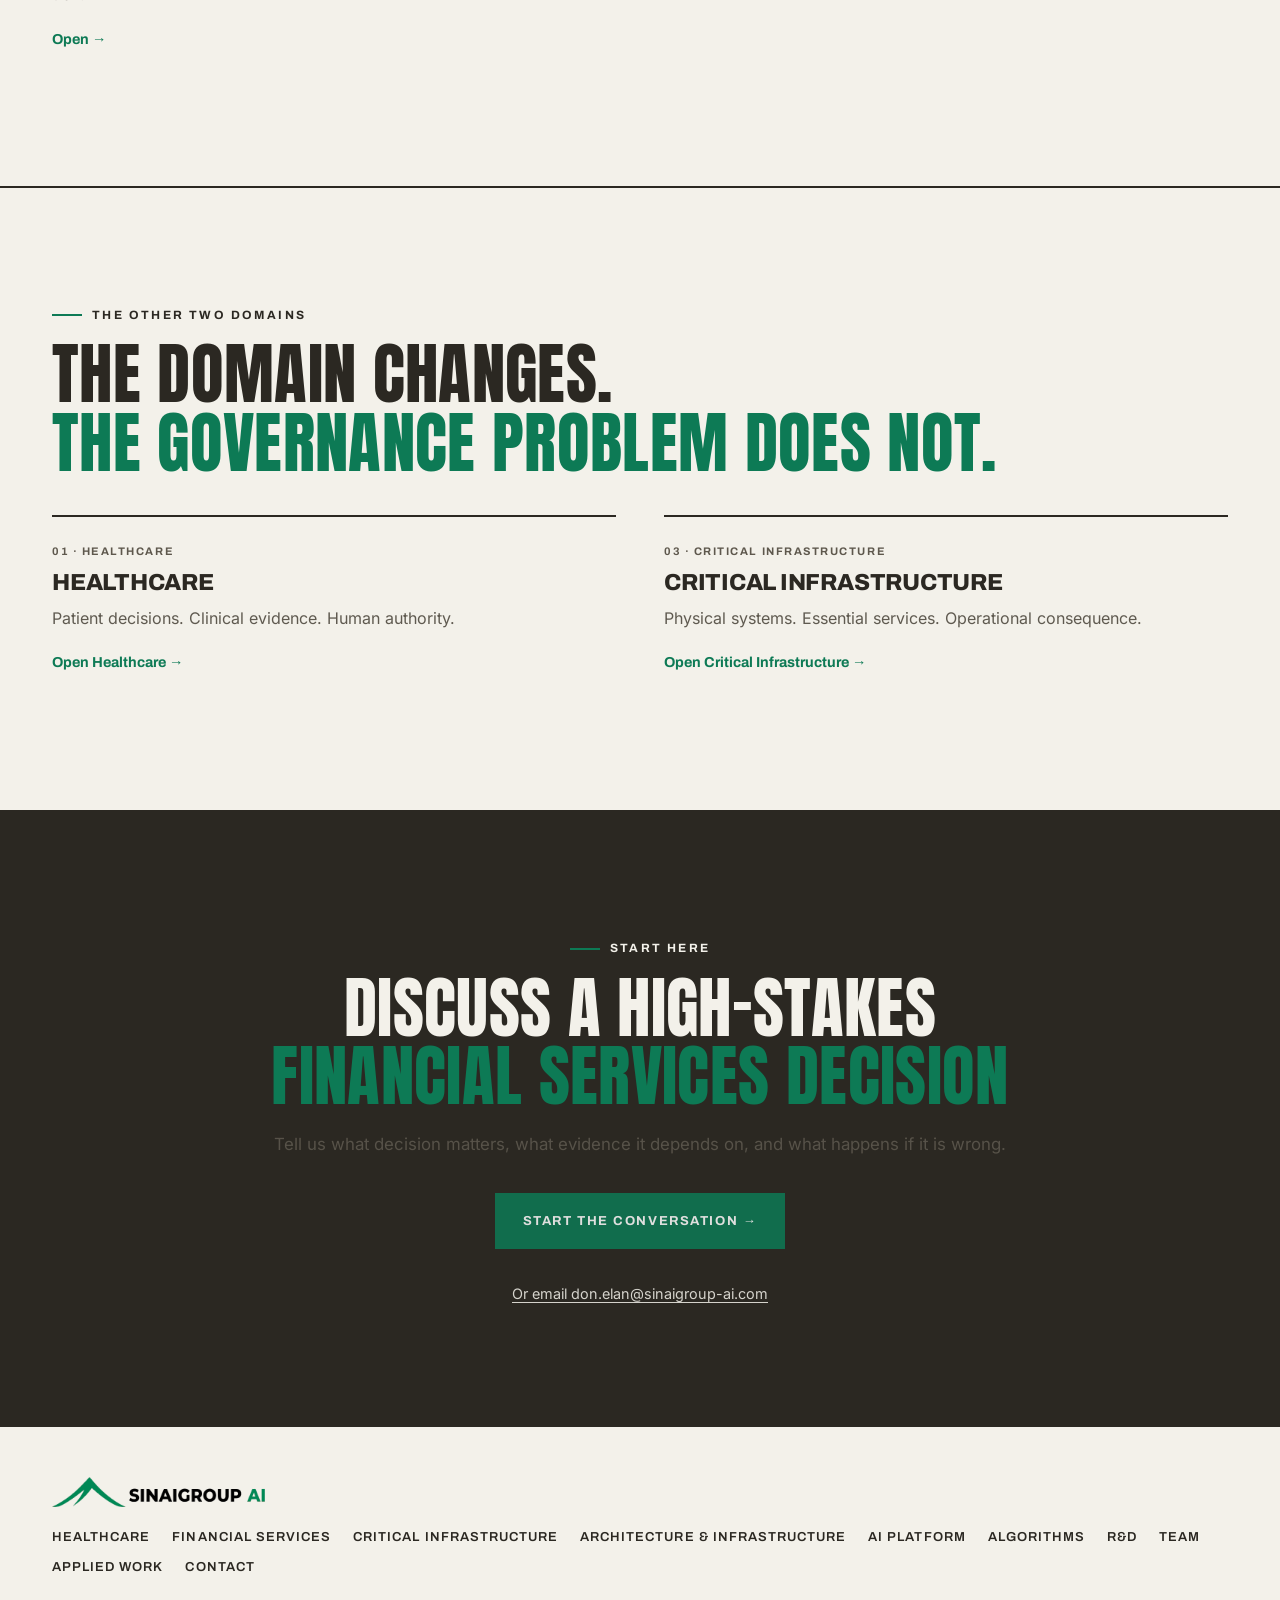
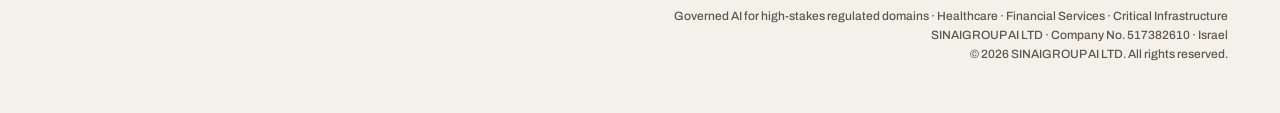
<file: financial-services/index.html>
<!DOCTYPE html><html lang="en"><head>
<meta charset="UTF-8">
<meta name="viewport" content="width=device-width, initial-scale=1.0">
<title>AI Governance for Financial Services | SINAIGROUP-AI</title>
<meta name="description" content="AI governance for financial services that reaches the decision itself: evidence, counter-evidence, human authority, action boundaries and an auditable decision record.">
<meta name="robots" content="index, follow">
<link rel="canonical" href="https://www.sinaigroup-ai.com/financial-services/">
<meta property="og:type" content="website"><meta property="og:site_name" content="SINAIGROUP-AI">
<meta property="og:locale" content="en"><meta property="og:url" content="https://www.sinaigroup-ai.com/financial-services/">
<meta property="og:title" content="AI Governance for Financial Services | SINAIGROUP-AI"><meta property="og:description" content="AI governance for financial services that reaches the decision itself: evidence, counter-evidence, human authority, action boundaries and an auditable decision record.">
<meta property="og:image" content="https://www.sinaigroup-ai.com/assets/og-cover.png">
<meta property="og:image:width" content="1200"><meta property="og:image:height" content="630">
<meta name="twitter:card" content="summary_large_image">
<meta name="twitter:title" content="AI Governance for Financial Services | SINAIGROUP-AI"><meta name="twitter:description" content="AI governance for financial services that reaches the decision itself: evidence, counter-evidence, human authority, action boundaries and an auditable decision record.">
<meta name="twitter:image" content="https://www.sinaigroup-ai.com/assets/og-cover.png"><meta name="twitter:url" content="https://www.sinaigroup-ai.com/financial-services/">
<meta name="theme-color" content="#f3f1ea">
<link rel="icon" href="data:image/svg+xml,<svg xmlns='http://www.w3.org/2000/svg' viewBox='0 0 64 64'><rect width='64' height='64' fill='%232b2822'/><path d='M8 44 L32 20 L56 44 L48 44 L32 29 L16 44 Z' fill='%2317a877'/><path d='M12 46 L32 27 L34 30 L26 38 L30 36 Z' fill='%2317a877'/></svg>">
<link rel="stylesheet" href="../assets/site.css?v=20260927a">
<script type="application/ld+json">{"@context":"https://schema.org","@graph":[{"@type":"Service","name":"AI Governance for Financial Services","url":"https://www.sinaigroup-ai.com/financial-services/","description":"AI governance for financial services that reaches the decision itself: evidence, counter-evidence, human authority, action boundaries and an auditable decision record.","provider":{"@type":"Organization","name":"SINAIGROUP-AI","url":"https://www.sinaigroup-ai.com/"},"serviceType":"AI Governance for Financial Services","areaServed":"Global","audience":{"@type":"BusinessAudience","audienceType":"Organisations operating consequential AI-supported decisions"}}]}</script>
</head>
<body class="dpage">
<a class="skip-link" href="#main">Skip to content</a>
<header><div class="wrap nav">
<a href="../" class="logo" aria-label="SINAIGROUP-AI &mdash; home"><img src="../assets/img/2a863839.png" alt="SINAIGROUP-AI"></a>
<nav class="nav-links" id="nav-links" aria-label="Main"><a href="../">Home</a><a href="../#architecture">Architecture &amp; Infrastructure</a><a href="../#ai-platform">AI Platform</a><a href="../#algorithms">Algorithms</a><a href="../#rnd">R&amp;D</a><a href="../#team">Team</a><a href="../#case-studies">Applied Work</a><a href="../#contact">Contact</a></nav>
<a href="../#contact" class="btn btn-p demo-btn" style="padding:10px 18px">Discuss</a>
<button class="burger" id="brg" type="button" aria-label="Open main menu" aria-expanded="false" aria-controls="nav-links">&#9776;</button>
</div></header>

<main id="main">

<section class="phead"><div class="wrap">
<span class="tag">02 &middot; Financial Services</span>
<h1 style="margin-top:16px">AI governance for<br><span class="gold">financial<br>services.</span></h1>
<p class="hdomains">Capital. Risk. Regulation. Accountability.</p>
<p class="hlead">When AI influences credit, fraud, underwriting, claims, pricing or another consequential workflow, the institution needs more than model output: it needs evidence, counter-evidence, explicit authority, bounded action and a reconstructable decision record.</p>
<div class="hactions">
<a class="btn btn-p" href="../ai-decision-assurance/">Explore AI Decision Assurance &rarr;</a>
<a class="btn btn-o" href="../#contact">Discuss one decision &rarr;</a>
</div>
</div></section>

<section class="section"><div class="wrap">
<span class="tag">Decision assurance</span>
<h2 class="dh2">Start with one<br><span class="gold">consequential decision</span></h2>
<p class="sub dsub">Choose one AI-supported decision or action. We map the evidence it depends on, what could defeat it, who has authority to accept it, what the AI is permitted to do, and the record required to reconstruct what happened later.</p>
<div class="prose" style="margin-top:26px">
<p>The first scope can remain read-only or shadow-first. The institution keeps business authority and production control.</p>
<p>This is decision assurance around an existing workflow, not a claim of regulatory certification, guaranteed compliance, model approval or transfer of business authority to AI.</p>
</div>
<p class="hactions" style="margin-top:26px"><a class="btn btn-p" href="../ai-decision-assurance/">How AI Decision Assurance works &rarr;</a><a class="btn btn-o" href="../agentic-ai-governance/">Agentic AI Governance &rarr;</a><a class="btn btn-o" href="../ai-audit-trail/">AI Audit Trail &rarr;</a></p>
</div></section>

<section class="section"><div class="wrap">
<span class="tag">The decision</span>
<h2 class="dh2">What is at stake<br><span class="gold">in this domain</span></h2>
<p class="sub dsub">In this domain the consequence of an AI decision reaches capital and the obligations that come with holding it. An answer that cannot be defended afterwards is not an answer.</p>
<div class="decbox">
<div class="deccard dark"><h3>A portfolio</h3><p class="mono">[Decision: capital]</p></div>
<p class="decnote">The questions are the same whether the decision concerns a patient, a portfolio or a
pumping station. What changes is the consequence, not the test.</p>
</div>
</div></section>

<section class="section"><div class="wrap">
<span class="tag">The path</span>
<h2 class="dh2">One financial decision,<br><span class="gold">step by step</span></h2>
<div style="margin-top:14px"><span class="mb mb-ref"><span class="sr">Status: </span>Reference architecture</span></div>
<p class="sub dsub">The same path that every governed decision takes, read for a decision about capital, risk or an obligation.</p>
<div class="prose" style="margin-top:26px">
<p>Financial data &mdash; positions, transactions, market and reference data, and the records an institution already keeps.</p>
<p>A model or agent proposes &mdash; a risk it has identified, a pattern it has detected, a recommended action &mdash; and states what the proposal rests on.</p>
<p>The governed decision layer establishes the evidence behind the proposal, tests it against market structure rather than plausibility, and records what would defeat it.</p>
<p>An identified person with authority &mdash; or an explicit, pre-authorised boundary &mdash; decides whether the proposal may become action. Decision authority stays explicit.</p>
<p>Action is executed only within the boundary that was authorised.</p>
<p>The outcome is audited and evaluated against criteria agreed beforehand, so that the decision can be defended afterwards.</p>
</div>
<p class="evnote">This is a reference path, not a description of a deployed system or of any client's process.</p>
</div></section>

<section class="section"><div class="wrap">
<span class="tag">One set of questions</span>
<h2 class="dh2">Four questions before<br><span class="gold">anything acts</span></h2>
<p class="sub dsub">Every governed decision passes the same test, in this domain as in the other two.</p>
<div class="qgrid"><div class="qcard"><span class="dk">Question 01</span><h3>Verified premises</h3><p>Are the premises verified or assumed?</p><p>In financial services: a price, a rating or a counterparty status taken as current when it is stale.</p></div><div class="qcard"><span class="dk">Question 02</span><h3>Adequate mechanism</h3><p>Does it hold against the domain&rsquo;s own mechanism?</p><p>In financial services: does the recommendation hold against how the market or the product actually behaves, not only against a fluent rationale?</p></div><div class="qcard"><span class="dk">Question 03</span><h3>Counter<span class="uh">-</span>evidence</h3><p>What evidence would defeat it?</p><p>In financial services: which observation would overturn the recommendation, and is it being watched for?</p></div><div class="qcard"><span class="dk">Question 04</span><h3>Acceptance authority</h3><p>Who signs before anything acts?</p><p>In financial services: the person accountable for the decision signs &mdash; and the record shows what was known, and what authority was exercised, at that moment.</p></div></div>
</div></section>

<section class="section"><div class="wrap">
<span class="tag">What that requires</span>
<h2 class="dh2">Six disciplines,<br><span class="gold">one governance model</span></h2>
<p class="sub dsub">Each one exists so that a decision can be made, defended and measured &mdash; not merely produced.</p>
<div class="disgrid"><div class="discard"><h3>Architecture &amp; Infrastructure</h3><p>The foundation beneath every governed decision</p></div><div class="discard"><h3>AI Platform</h3><p>Connects models, agents, context, provenance and authority</p></div><div class="discard"><h3>Algorithms</h3><p>Reasoning, prediction, optimisation, anomaly detection and decision-support engines</p></div><div class="discard"><h3>Governance</h3><p>Human authority, provenance, bounded action, evaluation and safety</p></div><div class="discard"><h3>Research</h3><p>The scientific and methodological foundation informing the architecture</p></div><div class="discard"><h3>Economics</h3><p>Value measured against the organisation&rsquo;s own baseline before scale</p></div></div>
</div></section>

<section class="section"><div class="wrap">
<span class="tag">Current offering</span>
<h2 class="dh2">What we can design<br><span class="gold">and build here</span></h2>
<div class="prose" style="margin-top:26px">
<p>We design and build the governed decision layer on top of the data and financial systems an institution already runs &mdash; provenance, acceptance authority and evaluation &mdash; without asking it to replace them.</p>
<p>Three things about a recommendation can be inspected: where its evidence came from, how it was evaluated against counter-evidence, and who accepted it.</p>
<p>The economic case is set before the work: baseline, target and evaluation in the institution's own units. Our CEO owns the ROI framework used to judge the engagement.</p>
<p>We do not manage capital or portfolios, execute trades, score credit, underwrite, or operate a bank's production systems, and we give no investment advice: the decision, and the accountability for it, stay with the institution.</p>
</div>
</div></section>

<section class="section"><div class="wrap">
<span class="tag">Experience</span>
<h2 class="dh2">Senior people<br><span class="gold">stay on the work.</span></h2>
<div style="margin-top:14px"><span class="mb mb-founder"><span class="sr">Status: </span>Prior founder experience</span></div>
<p class="sub dsub">Dr. Don Elan, our CEO, is a Chartered Financial Analyst who managed a $1B+ provident fund portfolio, and has served as a professor of finance in universities in the U.S. and Israel. He owns the ROI framework each engagement is judged against.</p>
<p class="evnote">This is professional experience held before SINAIGROUP-AI was formed. It is shown as professional background, not as a corporate delivery by SINAIGROUP-AI.</p>
<div class="prose" style="margin-top:26px">
<p>Prof. Eli Shnaider, our CDO, holds a Ph.D. in Economics. Before SINAIGROUP-AI was formed he worked on quantitative and information-systems projects for public bodies in Florida.</p>
<p>Florida Department of Revenue, Office of Tax Research, 1984–1989. He computerised the department&rsquo;s research operations, developed an econometric model to forecast state tax revenues, and developed software to analyse and estimate the fiscal and economic impact of legislative changes.</p>
<p>Florida Spaceport Authority, 1990–1991. Principal investigator on funded research into international competition in commercial space markets, SFA Contract 904.</p>
<p>Florida Department of General Services, through EconometricConsult Inc., 1990. A cost-effectiveness study comparing state agency office ownership with private full-service leasing.</p>
<p>That work is Prof. Shnaider&rsquo;s own, in the public sector, before SINAIGROUP-AI was formed. It is not financial-services delivery and not a SINAIGROUP-AI engagement.</p>
<p>At SINAIGROUP-AI he owns quantitative forecasting and data governance.</p>
<p>Emanuel Shirbint, our CTO, brings 15+ years of data analytics, business intelligence and data-warehouse architecture across IT, finance, healthcare and utilities, and owns the technical architecture.</p>
<p>In roles held before SINAIGROUP-AI was formed, Dr. Elan created data-driven financial reporting systems and managed billion-dollar funds.</p>
</div>
<div style="margin-top:26px"><span class="mb mb-founder"><span class="sr">Status: </span>Prior founder experience</span></div>
<p class="sub dsub">Before SINAIGROUP-AI, our CTO worked with investment firms on trading platforms and algorithms for financial markets.</p>
<p class="evnote">Professional experience held before SINAIGROUP-AI was formed, shown as background. It is not a SINAIGROUP-AI client engagement, deployment, trading result or investment advice.</p>
<p class="evnote">SINAIGROUP-AI has no signed bank or financial-services client contracts and no financial-services production deployments. What this page describes is a method and a reference architecture, applied with an institution on its own data and under its own authority.</p>
<p class="hactions" style="margin-top:26px"><a class="btn btn-o" href="../#team">Meet the team &rarr;</a></p>
</div></section>

<section class="section"><div class="wrap">
<span class="tag">Published research</span>
<h2 class="dh2">The research<br><span class="gold">behind the method</span></h2>
<p class="sub dsub">This is the research the method rests on: work published before SINAIGROUP-AI was formed and attributed to Prof. Eli Shnaider personally. It is his prior scholarly work, not research carried out by SINAIGROUP-AI.</p>
<p class="evnote">None of these records establishes a SINAIGROUP-AI client engagement, a deployment or an investment-performance result. Where the subject of a study is financial markets, that is the subject of the research, not evidence of work carried out for a financial institution. Peer-review status was not established for this record set, so no peer-review claim is made. The three groups below are disjoint: 15 unique records in total, each listed once. Full bibliographic details and DOI links are in R&amp;D.</p>
<div class="prose" style="margin-top:26px">
<h3>Financial markets and corporate financial performance &middot; 2 records</h3>
<p>Research on the financial performance of publicly listed companies, including a decision-support method reported as evaluated in a stock-market application.</p>
<p>2021 &middot; Decision Support System Based on Fuzzy Logic for Assessment of Expected Corporate Income Performance. <em>International Journal of Computational Intelligence and Applications</em>.</p>
<p>2021 &middot; Identifying financial ratios associated with companies' performance using fuzzy logic tools. <em>Journal of Intelligent &amp; Fuzzy Systems</em>.</p>
<h3>Economic forecasting and public revenue &middot; 6 records</h3>
<p>Economic forecasting, long-term growth, and corporate tax-revenue modelling.</p>
<p>2018 &middot; Factors affecting long-term economic growth-consistency and stability by soft regression estimation. <em>International Journal of Society Systems Science</em>.</p>
<p>2008 &middot; BACKGROUND FACTORS FACILITATING ECONOMIC GROWTH USING LINEAR REGRESSION AND SOFT REGRESSION. <em>Fuzzy Economic Review</em>.</p>
<p>2000 &middot; HEURISTIC SIGNIFICANCE TEST FOR ECONOMIC MODELING. <em>Fuzzy Economic Review</em>.</p>
<p>1993 &middot; Expert systems for economic/business forecasting. <em>Proceedings of the 1993 ACM/SIGAPP Symposium on Applied Computing (SAC '93)</em>.</p>
<p>1992 &middot; A system for forecasting corporate-tax revenue based on fuzzy logic and fuzzy set theory. <em>Information Sciences</em>.</p>
<p>1989 &middot; The use of fuzzy set theory for forecasting corporate tax revenues. <em>Fuzzy Sets and Systems</em>.</p>
<h3>Method, not tied to a domain &middot; 7 records</h3>
<p>Soft regression and interval-based modelling, multicriteria selection under uncertainty, interval arithmetic in expert systems, and detection of biased or over-optimistic projections.</p>
<p>2021 &middot; Data Mining Method for Identifying Biased or Misleading Future Outlook. <em>International Journal of Information Technology &amp; Decision Making</em>.</p>
<p>2019 &middot; Modeling Technique Based on the Ranges of Values: Implementation Using Conventional Regression Method. <em>Computational Economics</em>.</p>
<p>2018 &middot; UTILIZING INTERVALS OF VALUES IN MODELING DUE TO DIVERSITY OF MEASUREMENTS. <em>Fuzzy Economic Review</em>.</p>
<p>2014 &middot; THE SOFT REGRESSION METHOD - SUGGESTED IMPROVEMENTS. <em>Fuzzy Economic Review</em>.</p>
<p>2010 &middot; Fuzzy multicriteria selection of alternatives: The worst-case method. <em>International Journal of Intelligent Systems</em>.</p>
<p>1994 &middot; On the use of interval mathematics in fuzzy expert systems. <em>International Journal of Intelligent Systems</em>.</p>
<p>1992 &middot; Parallel pattern recognition using fuzzy cooperative expert systems. <em>Proceedings of the 1992 ACM/SIGAPP Symposium on Applied Computing</em>.</p>
</div>
<p class="evnote">Published research is not a product, a deployment or a validated result. SINAIGROUP-AI has no signed bank or financial-services client contracts and no financial-services production deployments.</p>
<p class="hactions" style="margin-top:26px"><a class="btn btn-o" href="../#rnd">Full research portfolio &rarr;</a></p>
</div></section>

<section class="section"><div class="wrap">
<span class="tag">Independence</span>
<h2 class="dh2">Vendor<span class="uh">-</span>neutral<br><span class="gold">by design</span></h2>
<p class="sub dsub">We architect around an organisation&rsquo;s existing stack, integrate third-party technologies, and design and build the governed decision layer &mdash; provenance, acceptance authority and evaluation &mdash; on top of it. Technology is selected for the problem, not for a vendor relationship.</p>
</div></section>

<section class="section"><div class="wrap">
<span class="tag">Economics</span>
<h2 class="dh2">Governed AI must produce<br><span class="gold">measurable value</span></h2>
<div class="ecogrid"><div class="ecocard"><h3>Baseline</h3><p>What happens today? What the current process costs or produces, established before anything is built.</p></div><div class="ecocard"><h3>Target</h3><p>What measurable outcome should change? Agreed in advance, in the organisation&rsquo;s own units, not in generic percentages.</p></div><div class="ecocard"><h3>Evaluation</h3><p>Did it change, and what was it worth? Measured against the baseline after the pilot, including the cases where it did not.</p></div></div>
</div></section>

<section class="section"><div class="wrap">
<span class="tag">Scope boundary</span>
<h2 class="dh2">What a first conversation covers</h2>
<p class="sub dsub">A first conversation covers one decision: which decision about capital, risk or an obligation matters, what evidence it depends on, who is accountable for it today, and what happens if it is wrong.</p>
<p class="evnote">We set out what we would design, what we would measure and what we would need from you.</p>
</div></section>

<section class="section"><div class="wrap">
<span class="tag">Governance topics</span>
<h2 class="dh2">Go deeper on<br><span class="gold">authority and auditability</span></h2>
<div class="ogrid"><a class="ocard" href="../ai-decision-assurance/"><span class="dk">Decision Assurance</span><h3>AI Decision Assurance</h3><p>Evidence, counter-evidence and authority around one consequential decision.</p><span class="dgo">Open &rarr;</span></a><a class="ocard" href="../agentic-ai-governance/"><span class="dk">Agentic AI</span><h3>Agentic AI Governance</h3><p>Govern delegated action when AI agents can trigger workflows.</p><span class="dgo">Open &rarr;</span></a><a class="ocard" href="../ai-audit-trail/"><span class="dk">Auditability</span><h3>AI Audit Trail</h3><p>Reconstruct the evidence, system state, authority, action and outcome.</p><span class="dgo">Open &rarr;</span></a><a class="ocard" href="../human-authority-ai/"><span class="dk">Authority</span><h3>Human Authority in AI</h3><p>Define who may accept, reject, escalate or stop consequential AI-supported actions.</p><span class="dgo">Open &rarr;</span></a></div>
</div></section>

<section class="section"><div class="wrap">
<span class="tag">Buyer problems</span>
<h2 class="dh2">Start with a workflow<br><span class="gold">that already carries consequence</span></h2>
<p class="sub dsub">Three practical entry points for financial-services teams deploying or scaling AI.</p>
<div class="ogrid">
<a class="ocard" href="../banking-ai-agents/"><span class="dk">Banking agents</span><h3>AI Governance for Banking Agents</h3><p>Evidence, permissions, escalation, human authority and auditability around agent actions.</p><span class="dgo">Open &rarr;</span></a>
<a class="ocard" href="../insurance-ai-decision-assurance/"><span class="dk">Insurance</span><h3>Underwriting &amp; Claims Decision Assurance</h3><p>Make evidence, counter-evidence, authority and the decision record explicit.</p><span class="dgo">Open &rarr;</span></a>
<a class="ocard" href="../fraud-ai-decision-governance/"><span class="dk">Fraud</span><h3>Fraud Decision Governance</h3><p>Separate detection from intervention authority and preserve the decision trail.</p><span class="dgo">Open &rarr;</span></a>
</div>
</div></section>

<section class="section"><div class="wrap">
<span class="tag">The other two domains</span>
<h2 class="dh2">The domain changes.<br><span class="gold">The governance problem does not.</span></h2>
<div class="ogrid"><a class="ocard" href="../healthcare/"><span class="dk">01 &middot; Healthcare</span><h3>Healthcare</h3><p>Patient decisions. Clinical evidence. Human authority.</p><span class="dgo">Open Healthcare &rarr;</span></a><a class="ocard" href="../critical-infrastructure/"><span class="dk">03 &middot; Critical Infrastructure</span><h3>Critical Infrastructure</h3><p>Physical systems. Essential services. Operational consequence.</p><span class="dgo">Open Critical Infrastructure &rarr;</span></a></div>
</div></section>

<section class="section cta"><div class="wrap">
<span class="tag">Start here</span>
<h2 class="dh2">Discuss a high<span class="uh">-</span>stakes<br><span class="gold">financial services decision</span></h2>
<p class="sub dsub">Tell us what decision matters, what evidence it depends on, and what happens if it is wrong.</p>
<p class="hactions" style="margin-top:26px"><a class="btn btn-p" href="../#contact">Start the conversation &rarr;</a></p>
<p style="margin:14px auto 0;font-size:.9rem"><a href="mailto:don.elan@sinaigroup-ai.com?subject=AI%20Governance%20for%20Financial%20Services" style="color:inherit;text-decoration:underline;text-underline-offset:3px">Or email don.elan@sinaigroup-ai.com</a></p>
</div></section>

</main>

<footer><div class="wrap">
<div class="foot">
<span class="logo"><img src="../assets/img/2a863839.png" alt="SINAIGROUP-AI"></span>
<nav class="foot-links" aria-label="Footer"><a href="../healthcare/">Healthcare</a><a href="../financial-services/">Financial Services</a><a href="../critical-infrastructure/">Critical Infrastructure</a><a href="../#architecture">Architecture &amp; Infrastructure</a><a href="../#ai-platform">AI Platform</a><a href="../#algorithms">Algorithms</a><a href="../#rnd">R&amp;D</a><a href="../#team">Team</a><a href="../#case-studies">Applied Work</a><a href="../#contact">Contact</a></nav>
<span class="copy">Governed AI for high-stakes regulated domains &middot; Healthcare &middot; Financial Services &middot; Critical Infrastructure<br>SINAIGROUP AI LTD &middot; Company No. 517382610 &middot; Israel<br>&copy; 2026 SINAIGROUP AI LTD. All rights reserved.</span>
</div>
</div></footer>
<script>
(function(){var b=document.getElementById('brg'),h=document.querySelector('header');
if(!b||!h)return;b.addEventListener('click',function(){var o=h.classList.toggle('open');
b.setAttribute('aria-expanded',o?'true':'false');});})();
</script>
</body></html>
</file>
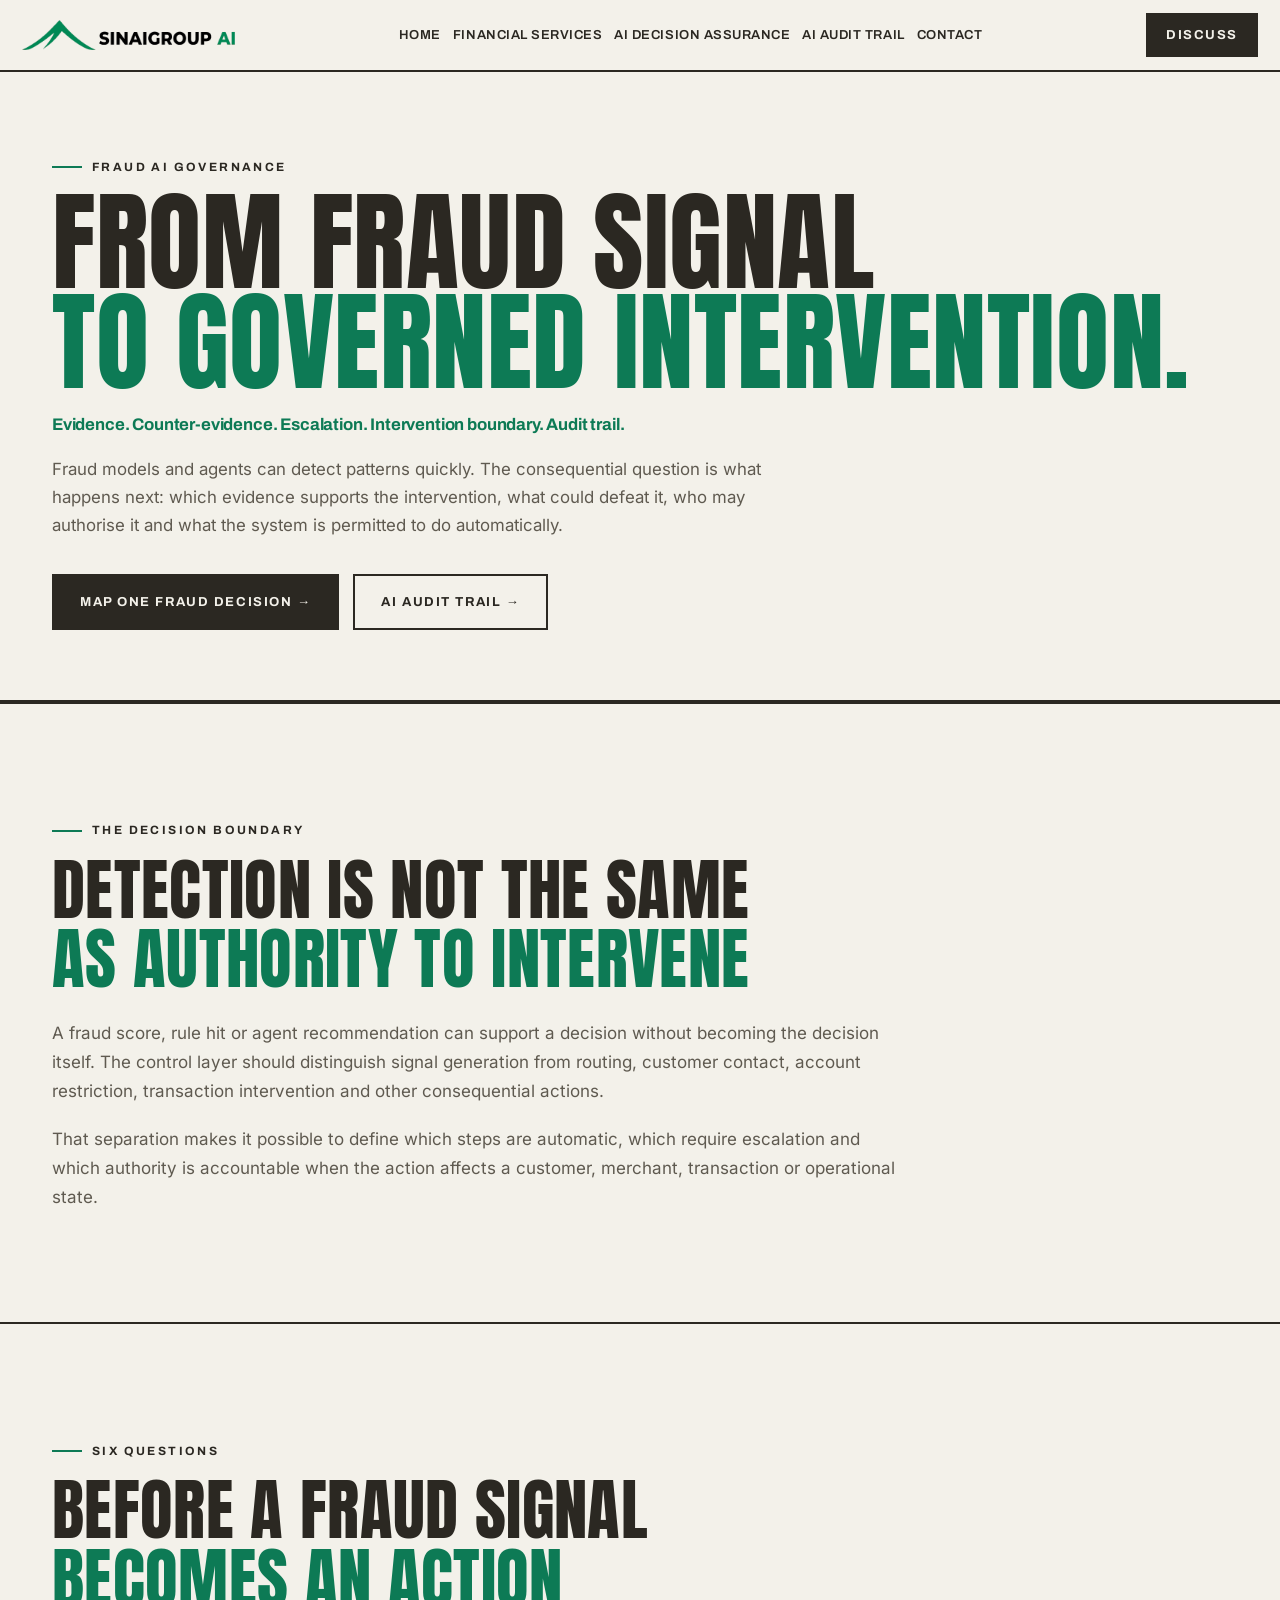
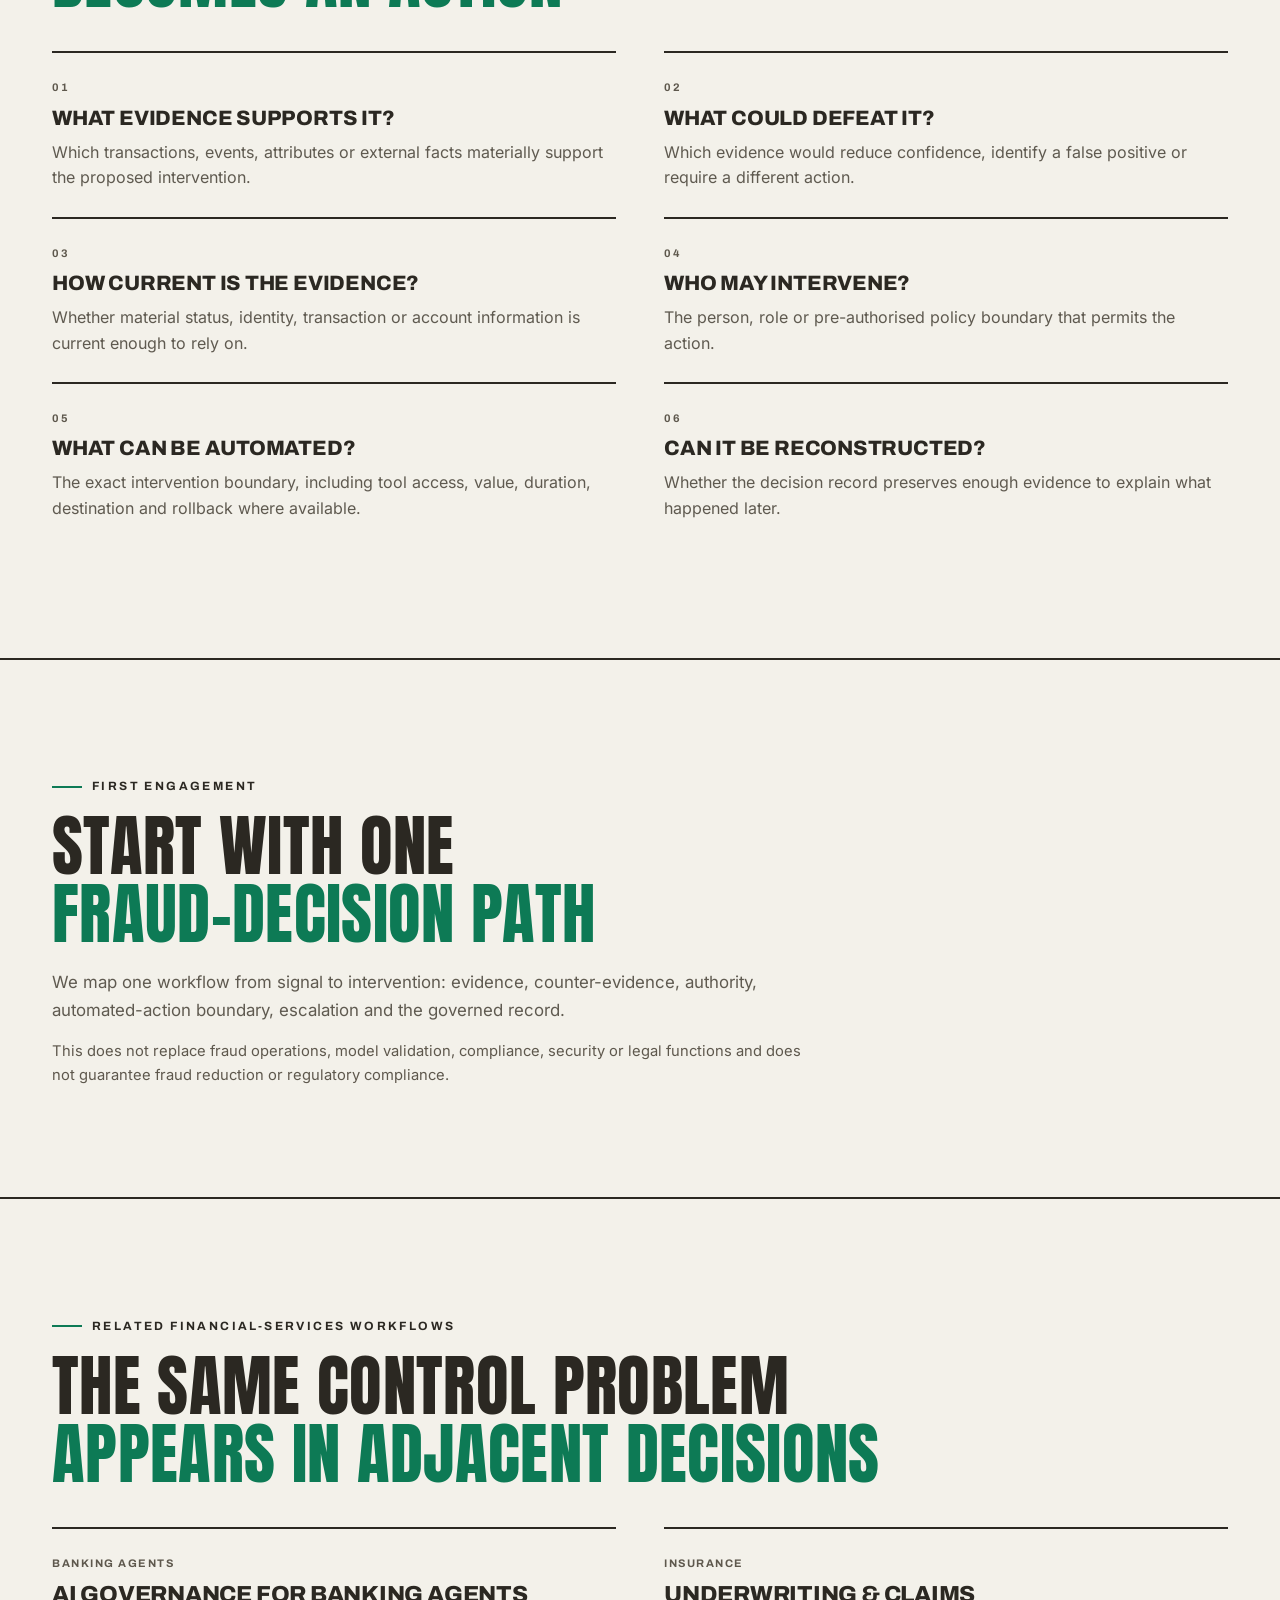
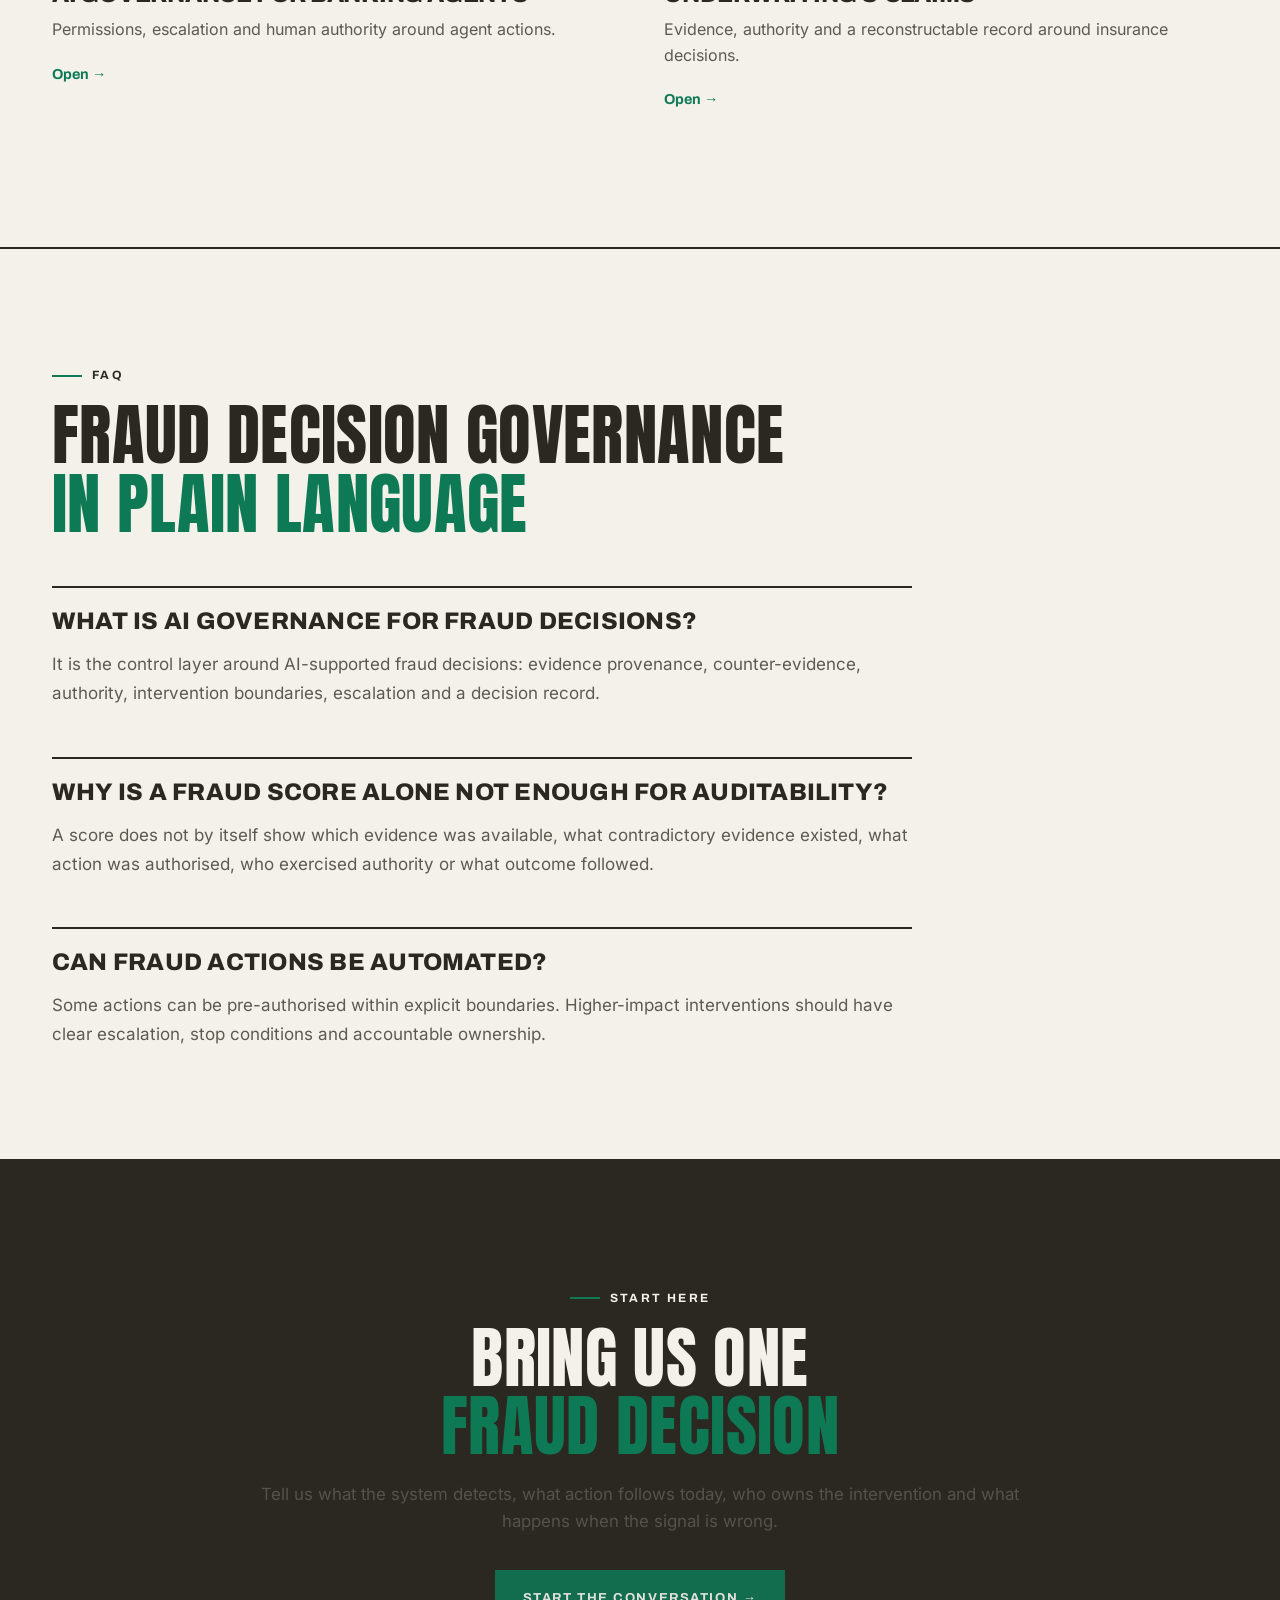
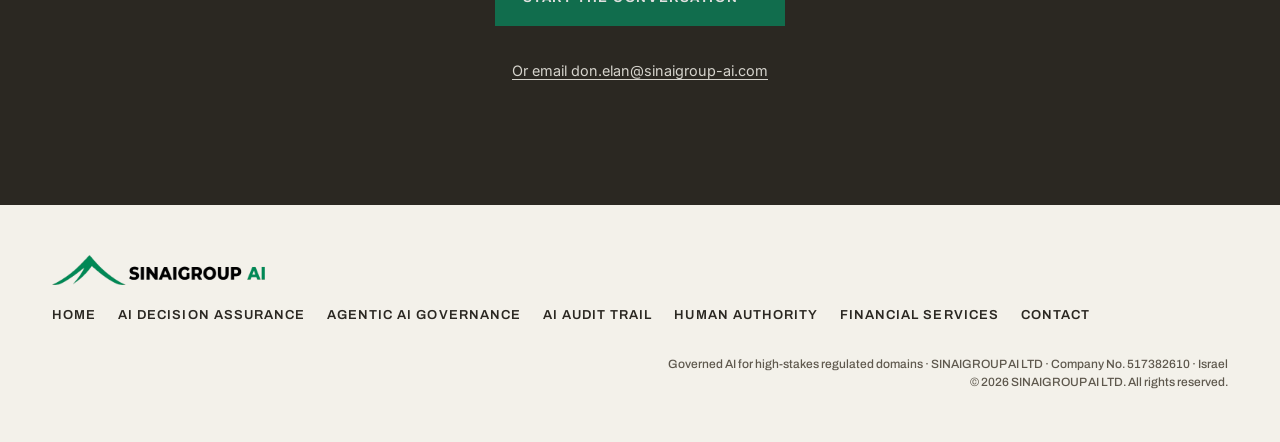
<file: fraud-ai-decision-governance/index.html>
<!DOCTYPE html><html lang="en"><head>
<meta charset="UTF-8"><meta name="viewport" content="width=device-width, initial-scale=1.0">
<title>AI Governance for Fraud Decisions | SINAIGROUP-AI</title>
<meta name="description" content="Govern AI-supported fraud decisions with evidence provenance, counter-evidence, intervention boundaries, human authority and a reconstructable decision record.">
<meta name="robots" content="index, follow"><link rel="canonical" href="https://www.sinaigroup-ai.com/fraud-ai-decision-governance/">
<meta property="og:type" content="website"><meta property="og:site_name" content="SINAIGROUP-AI"><meta property="og:locale" content="en"><meta property="og:url" content="https://www.sinaigroup-ai.com/fraud-ai-decision-governance/">
<meta property="og:title" content="AI Governance for Fraud Decisions | SINAIGROUP-AI"><meta property="og:description" content="Evidence, challenge, authority and action boundaries around AI-supported fraud decisions."><meta property="og:image" content="https://www.sinaigroup-ai.com/assets/og-cover.png">
<meta name="twitter:card" content="summary_large_image"><meta name="twitter:title" content="AI Governance for Fraud Decisions | SINAIGROUP-AI"><meta name="twitter:description" content="Evidence, challenge, authority and action boundaries around AI-supported fraud decisions."><meta name="twitter:image" content="https://www.sinaigroup-ai.com/assets/og-cover.png">
<meta name="theme-color" content="#f3f1ea"><link rel="icon" href="data:image/svg+xml,<svg xmlns='http://www.w3.org/2000/svg' viewBox='0 0 64 64'><rect width='64' height='64' fill='%232b2822'/><path d='M8 44 L32 20 L56 44 L48 44 L32 29 L16 44 Z' fill='%2317a877'/><path d='M12 46 L32 27 L34 30 L26 38 L30 36 Z' fill='%2317a877'/></svg>">
<link rel="stylesheet" href="../assets/site.css?v=20260927a">
<script type="application/ld+json">{"@context":"https://schema.org","@graph":[{"@type":"Service","name":"AI Governance for Fraud Decisions","url":"https://www.sinaigroup-ai.com/fraud-ai-decision-governance/","description":"Governance for AI-supported fraud decisions from signal to intervention, including evidence provenance, counter-evidence, human authority, intervention boundaries, escalation and reconstructable decision records.","provider":{"@type":"Organization","name":"SINAIGROUP-AI","url":"https://www.sinaigroup-ai.com/"},"serviceType":"AI Governance for Fraud Decisions","areaServed":"Global","audience":{"@type":"BusinessAudience","audienceType":"Financial-services and commerce organisations operating AI-supported fraud decisions"}},{"@type":"FAQPage","mainEntity":[{"@type":"Question","name":"What is AI governance for fraud decisions?","acceptedAnswer":{"@type":"Answer","text":"It is the control layer around AI-supported fraud decisions: evidence provenance, counter-evidence, authority, intervention boundaries, escalation and a decision record."}},{"@type":"Question","name":"Why is a fraud score alone not enough for auditability?","acceptedAnswer":{"@type":"Answer","text":"A score does not by itself show which evidence was available, what contradictory evidence existed, what action was authorised, who exercised authority or what outcome followed."}},{"@type":"Question","name":"Can fraud actions be automated?","acceptedAnswer":{"@type":"Answer","text":"Some actions can be pre-authorised within explicit boundaries. Higher-impact interventions should have clear escalation, stop conditions and accountable ownership."}}]}]}</script>
</head><body class="dpage"><a class="skip-link" href="#main">Skip to content</a>
<header><div class="wrap nav"><a href="../" class="logo" aria-label="SINAIGROUP-AI — home"><img src="../assets/img/2a863839.png" alt="SINAIGROUP-AI"></a>
<nav class="nav-links" id="nav-links" aria-label="Main"><a href="../">Home</a><a href="../financial-services/">Financial Services</a><a href="../ai-decision-assurance/">AI Decision Assurance</a><a href="../ai-audit-trail/">AI Audit Trail</a><a href="../#contact">Contact</a></nav>
<a href="mailto:don.elan@sinaigroup-ai.com?subject=Fraud%20AI%20decision%20governance" class="btn btn-p demo-btn" style="padding:10px 18px">Discuss</a>
<button class="burger" id="brg" type="button" aria-label="Open main menu" aria-expanded="false" aria-controls="nav-links">&#9776;</button></div></header>
<main id="main">
<section class="phead"><div class="wrap"><span class="tag">Fraud AI Governance</span>
<h1 style="margin-top:16px">From fraud signal<br><span class="gold">to governed intervention.</span></h1>
<p class="hdomains">Evidence. Counter-evidence. Escalation. Intervention boundary. Audit trail.</p>
<p class="hlead">Fraud models and agents can detect patterns quickly. The consequential question is what happens next: which evidence supports the intervention, what could defeat it, who may authorise it and what the system is permitted to do automatically.</p>
<div class="hactions"><a class="btn btn-p" href="mailto:don.elan@sinaigroup-ai.com?subject=Fraud%20AI%20decision%20governance">Map one fraud decision &rarr;</a><a class="btn btn-o" href="../ai-audit-trail/">AI Audit Trail &rarr;</a></div>
</div></section>

<section class="section"><div class="wrap"><span class="tag">The decision boundary</span>
<h2 class="dh2">Detection is not the same<br><span class="gold">as authority to intervene</span></h2>
<div class="prose" style="margin-top:26px">
<p>A fraud score, rule hit or agent recommendation can support a decision without becoming the decision itself. The control layer should distinguish signal generation from routing, customer contact, account restriction, transaction intervention and other consequential actions.</p>
<p>That separation makes it possible to define which steps are automatic, which require escalation and which authority is accountable when the action affects a customer, merchant, transaction or operational state.</p>
</div></div></section>

<section class="section"><div class="wrap"><span class="tag">Six questions</span>
<h2 class="dh2">Before a fraud signal<br><span class="gold">becomes an action</span></h2>
<div class="qgrid">
<div class="qcard"><span class="dk">01</span><h3>What evidence supports it?</h3><p>Which transactions, events, attributes or external facts materially support the proposed intervention.</p></div>
<div class="qcard"><span class="dk">02</span><h3>What could defeat it?</h3><p>Which evidence would reduce confidence, identify a false positive or require a different action.</p></div>
<div class="qcard"><span class="dk">03</span><h3>How current is the evidence?</h3><p>Whether material status, identity, transaction or account information is current enough to rely on.</p></div>
<div class="qcard"><span class="dk">04</span><h3>Who may intervene?</h3><p>The person, role or pre-authorised policy boundary that permits the action.</p></div>
<div class="qcard"><span class="dk">05</span><h3>What can be automated?</h3><p>The exact intervention boundary, including tool access, value, duration, destination and rollback where available.</p></div>
<div class="qcard"><span class="dk">06</span><h3>Can it be reconstructed?</h3><p>Whether the decision record preserves enough evidence to explain what happened later.</p></div>
</div></div></section>

<section class="section"><div class="wrap"><span class="tag">First engagement</span>
<h2 class="dh2">Start with one<br><span class="gold">fraud-decision path</span></h2>
<p class="sub dsub">We map one workflow from signal to intervention: evidence, counter-evidence, authority, automated-action boundary, escalation and the governed record.</p>
<p class="evnote">This does not replace fraud operations, model validation, compliance, security or legal functions and does not guarantee fraud reduction or regulatory compliance.</p>
</div></section>

<section class="section"><div class="wrap">
<span class="tag">Related financial-services workflows</span>
<h2 class="dh2">The same control problem<br><span class="gold">appears in adjacent decisions</span></h2>
<div class="ogrid"><a class="ocard" href="../banking-ai-agents/"><span class="dk">Banking agents</span><h3>AI Governance for Banking Agents</h3><p>Permissions, escalation and human authority around agent actions.</p><span class="dgo">Open &rarr;</span></a><a class="ocard" href="../insurance-ai-decision-assurance/"><span class="dk">Insurance</span><h3>Underwriting &amp; Claims</h3><p>Evidence, authority and a reconstructable record around insurance decisions.</p><span class="dgo">Open &rarr;</span></a></div>
</div></section>

<section class="section"><div class="wrap">
<span class="tag">FAQ</span>
<h2 class="dh2">Fraud decision governance<br><span class="gold">in plain language</span></h2>
<div class="prose" style="margin-top:26px">
<h3>What is AI governance for fraud decisions?</h3><p>It is the control layer around AI-supported fraud decisions: evidence provenance, counter-evidence, authority, intervention boundaries, escalation and a decision record.</p>
<h3>Why is a fraud score alone not enough for auditability?</h3><p>A score does not by itself show which evidence was available, what contradictory evidence existed, what action was authorised, who exercised authority or what outcome followed.</p>
<h3>Can fraud actions be automated?</h3><p>Some actions can be pre-authorised within explicit boundaries. Higher-impact interventions should have clear escalation, stop conditions and accountable ownership.</p>
</div>
</div></section>
<section class="section cta"><div class="wrap"><span class="tag">Start here</span>
<h2 class="dh2">Bring us one<br><span class="gold">fraud decision</span></h2>
<p class="sub dsub">Tell us what the system detects, what action follows today, who owns the intervention and what happens when the signal is wrong.</p>
<p class="hactions" style="margin-top:26px"><a class="btn btn-p" href="../#contact">Start the conversation &rarr;</a></p>
<p style="margin:14px auto 0;font-size:.9rem"><a href="mailto:don.elan@sinaigroup-ai.com?subject=Fraud%20AI%20decision%20governance" style="color:inherit;text-decoration:underline;text-underline-offset:3px">Or email don.elan@sinaigroup-ai.com</a></p>
</div></section></main><footer><div class="wrap"><div class="foot">
<span class="logo"><img src="../assets/img/2a863839.png" alt="SINAIGROUP-AI"></span>
<nav class="foot-links" aria-label="Footer"><a href="../">Home</a><a href="../ai-decision-assurance/">AI Decision Assurance</a><a href="../agentic-ai-governance/">Agentic AI Governance</a><a href="../ai-audit-trail/">AI Audit Trail</a><a href="../human-authority-ai/">Human Authority</a><a href="../financial-services/">Financial Services</a><a href="../#contact">Contact</a></nav>
<span class="copy">Governed AI for high-stakes regulated domains &middot; SINAIGROUP AI LTD &middot; Company No. 517382610 &middot; Israel<br>&copy; 2026 SINAIGROUP AI LTD. All rights reserved.</span>
</div></div></footer>
<script>(function(){var b=document.getElementById('brg'),h=document.querySelector('header');if(!b||!h)return;b.addEventListener('click',function(){var o=h.classList.toggle('open');b.setAttribute('aria-expanded',o?'true':'false');});})();</script></body></html>
</file>
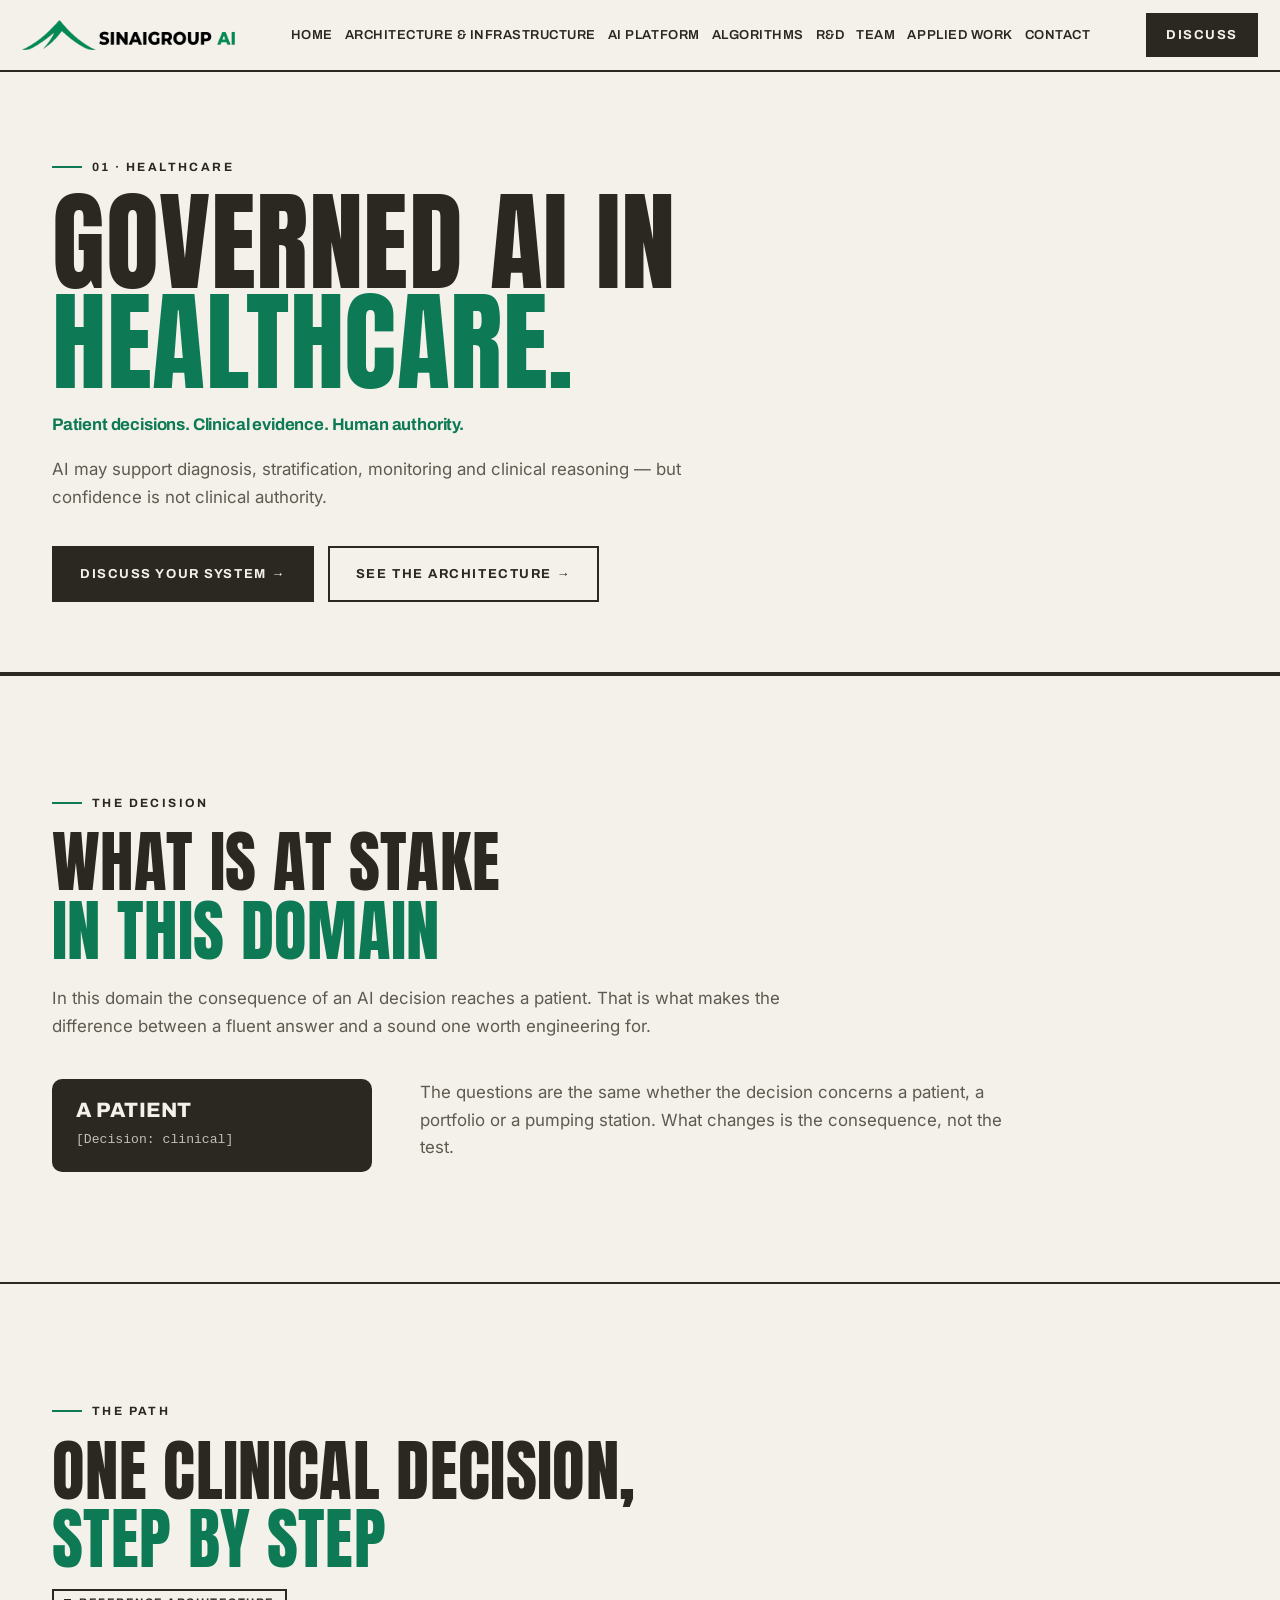
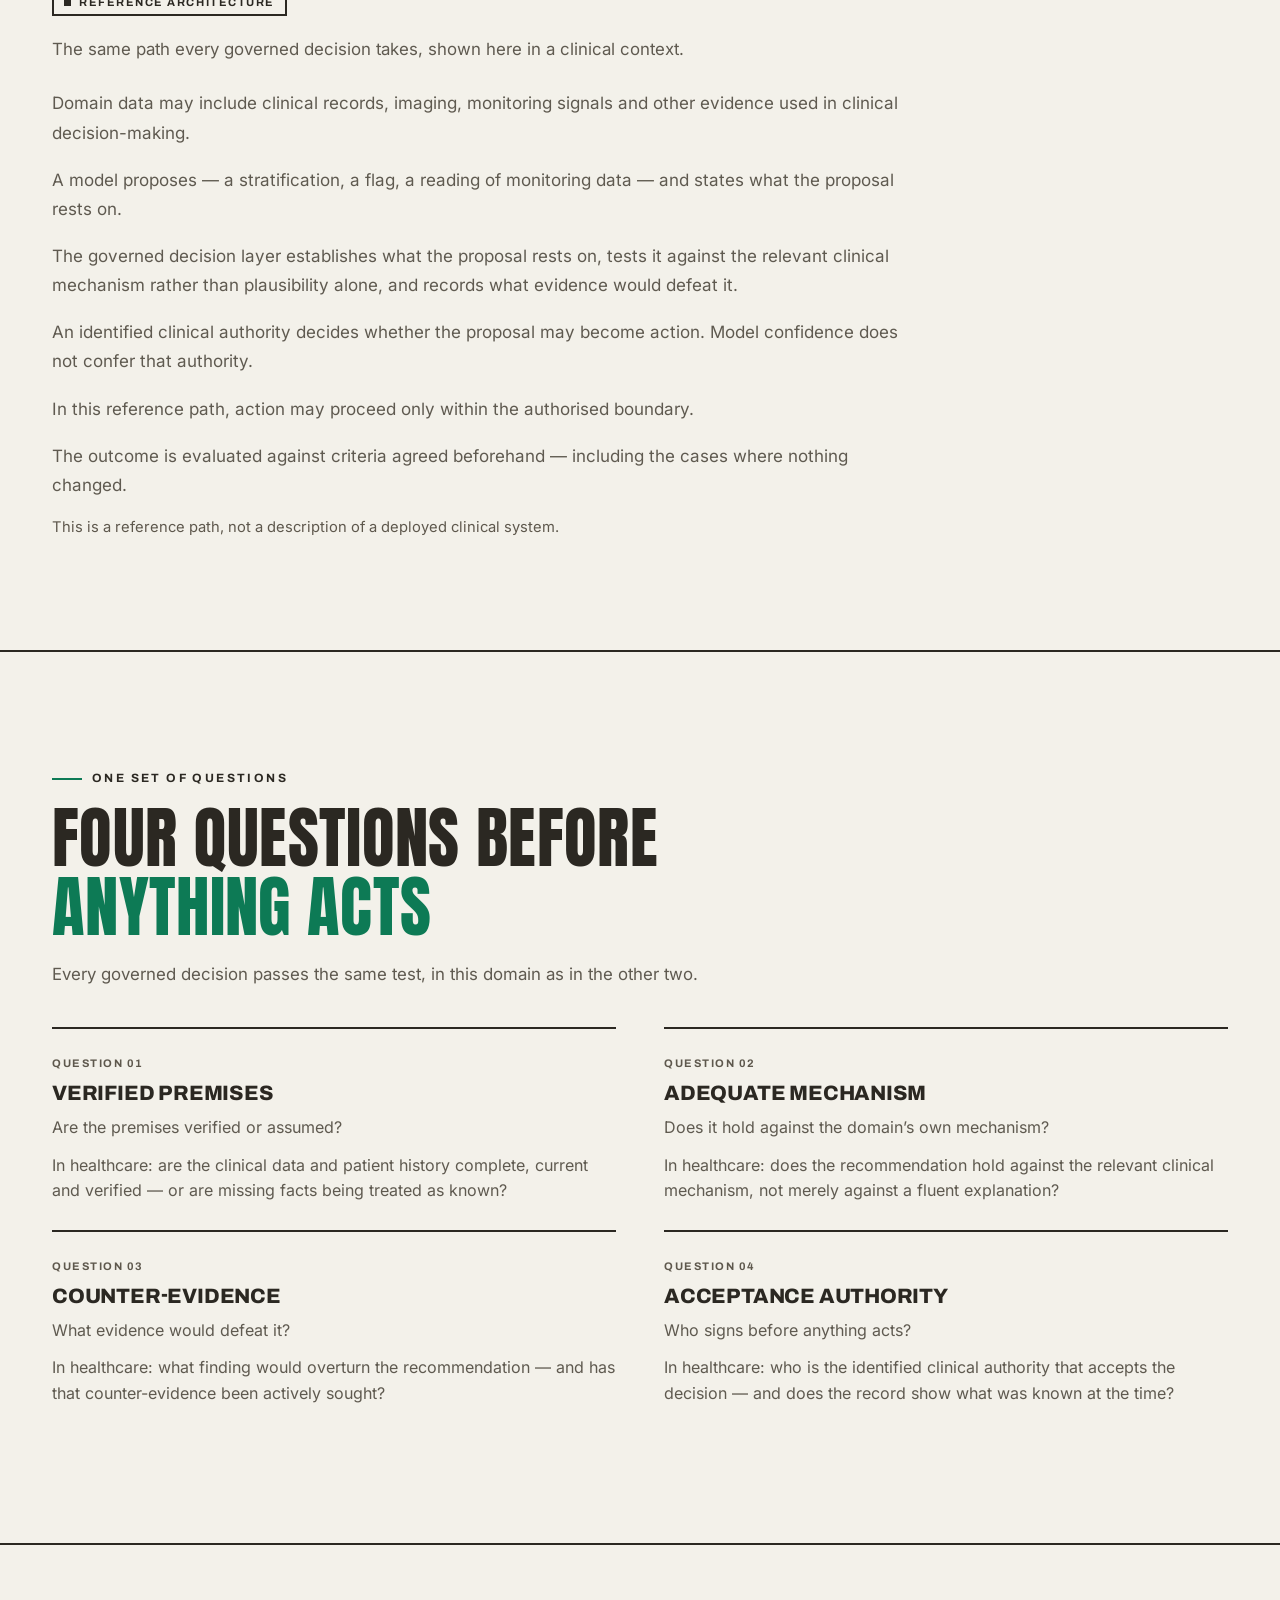
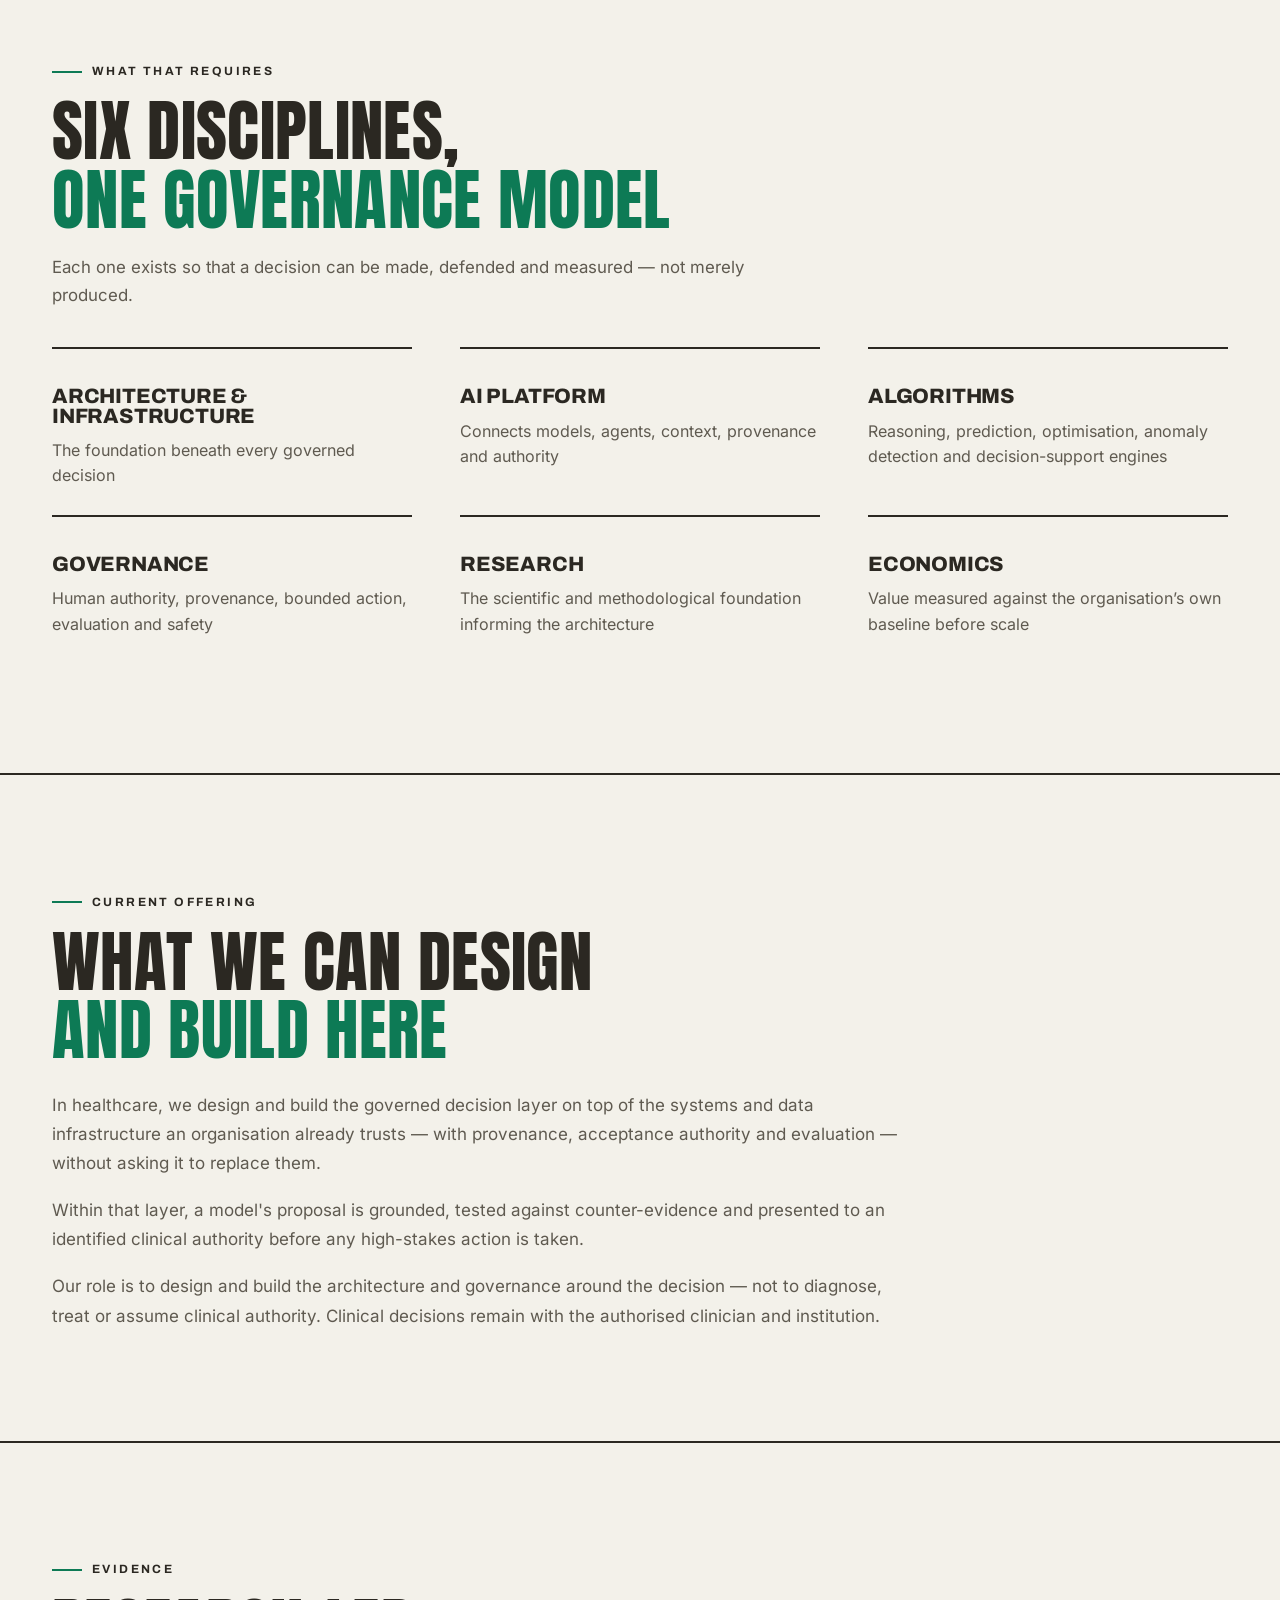
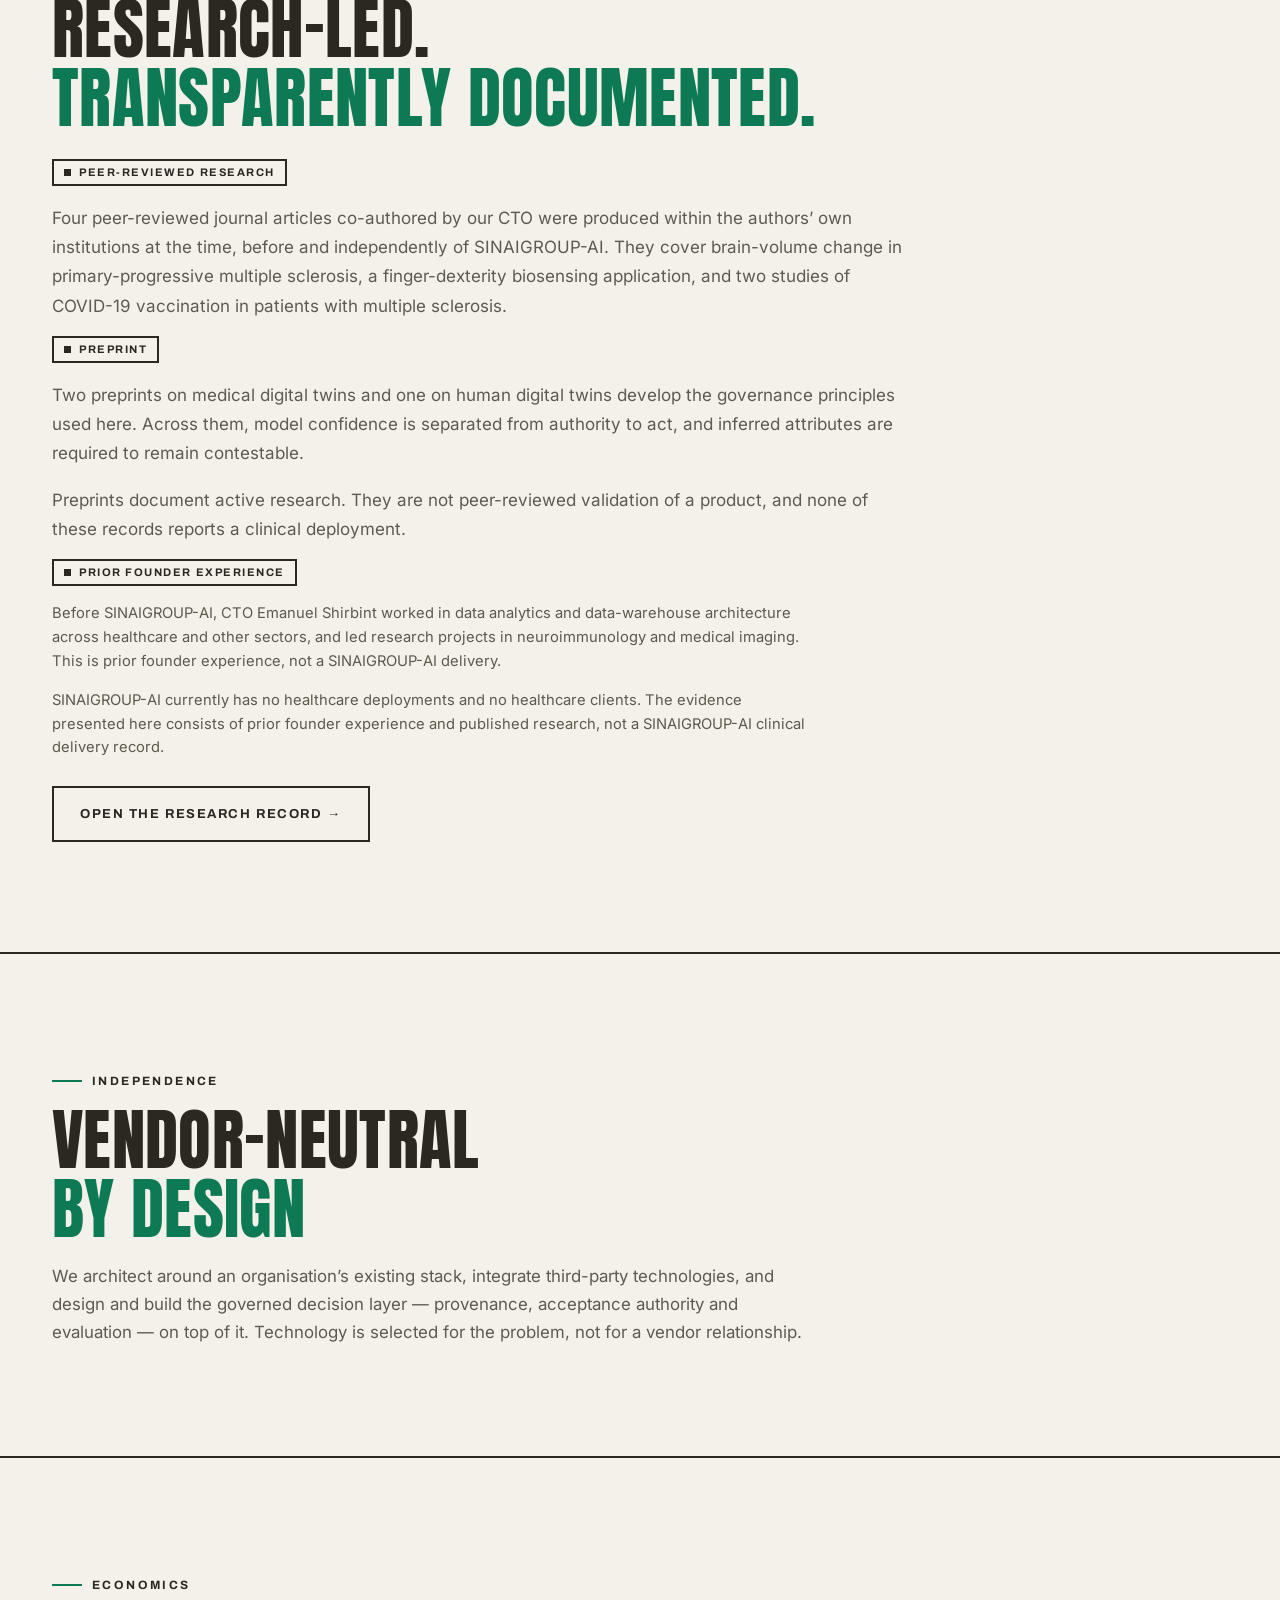
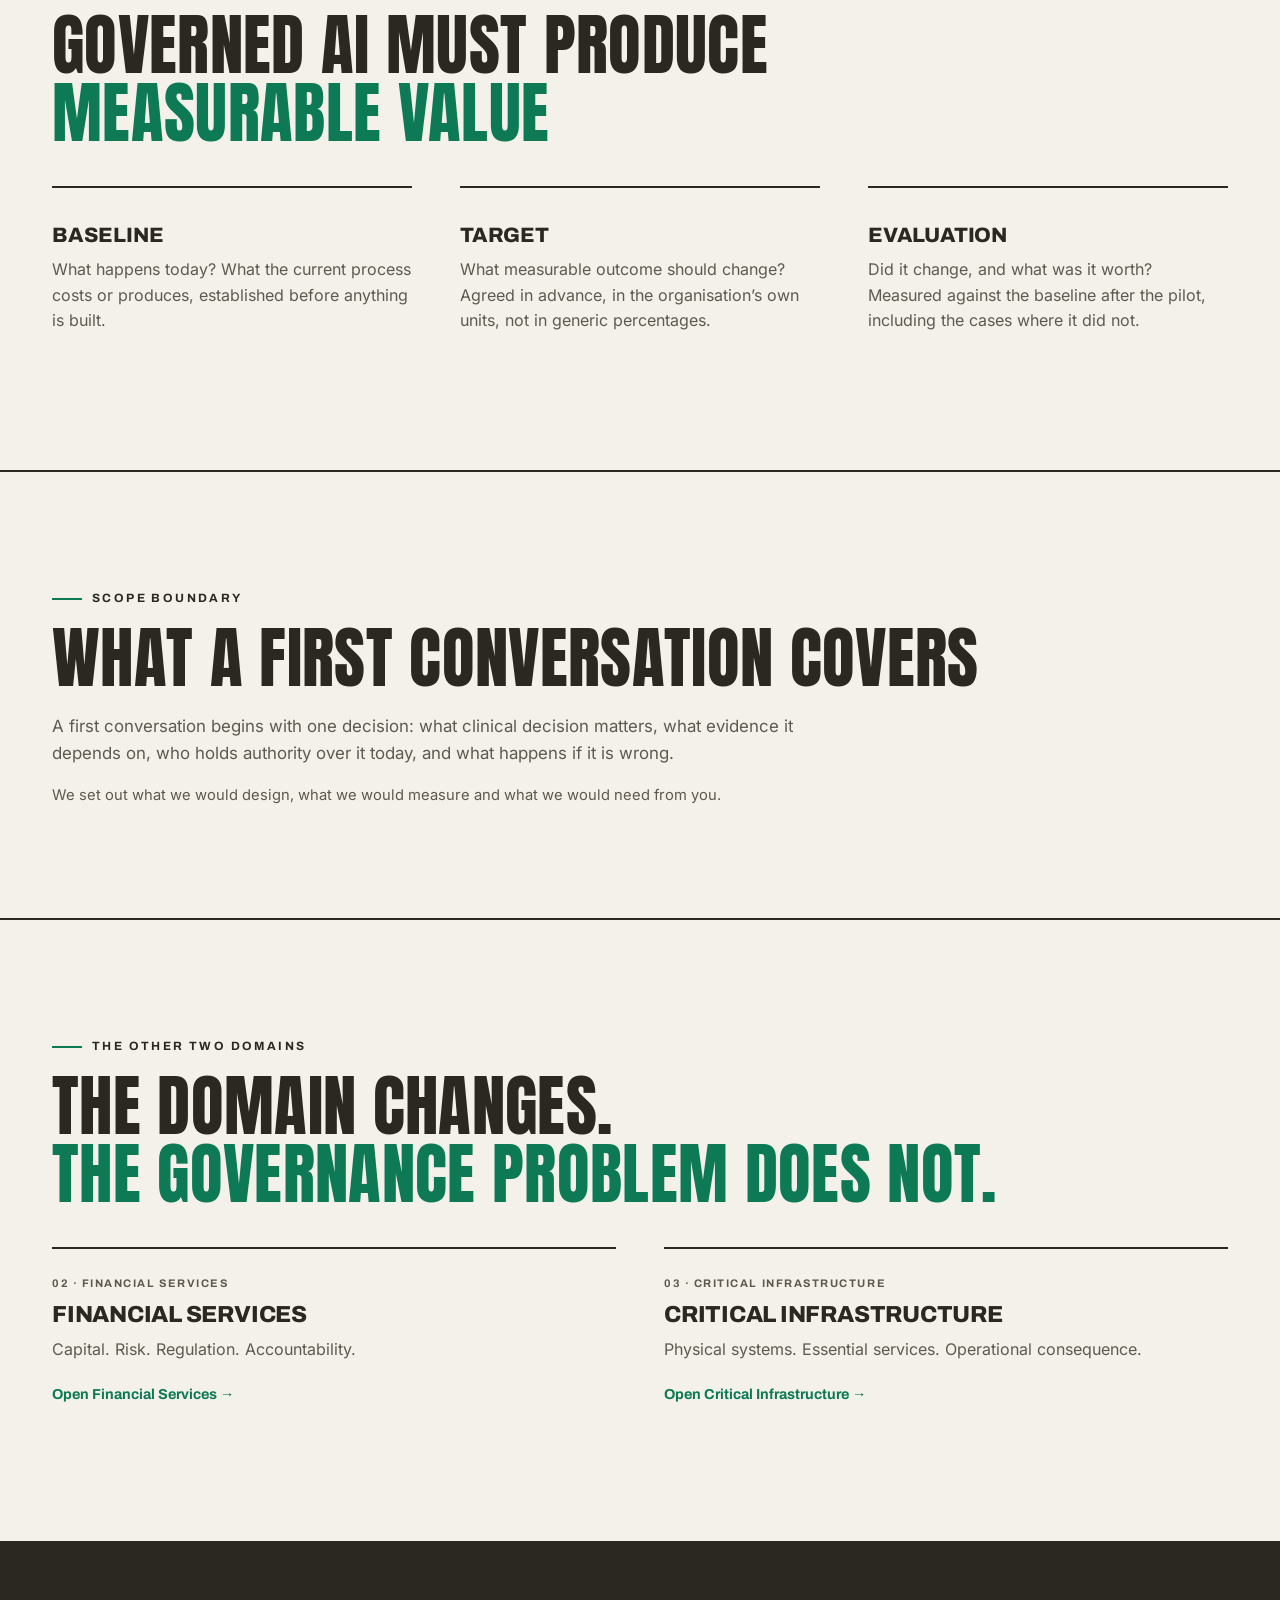
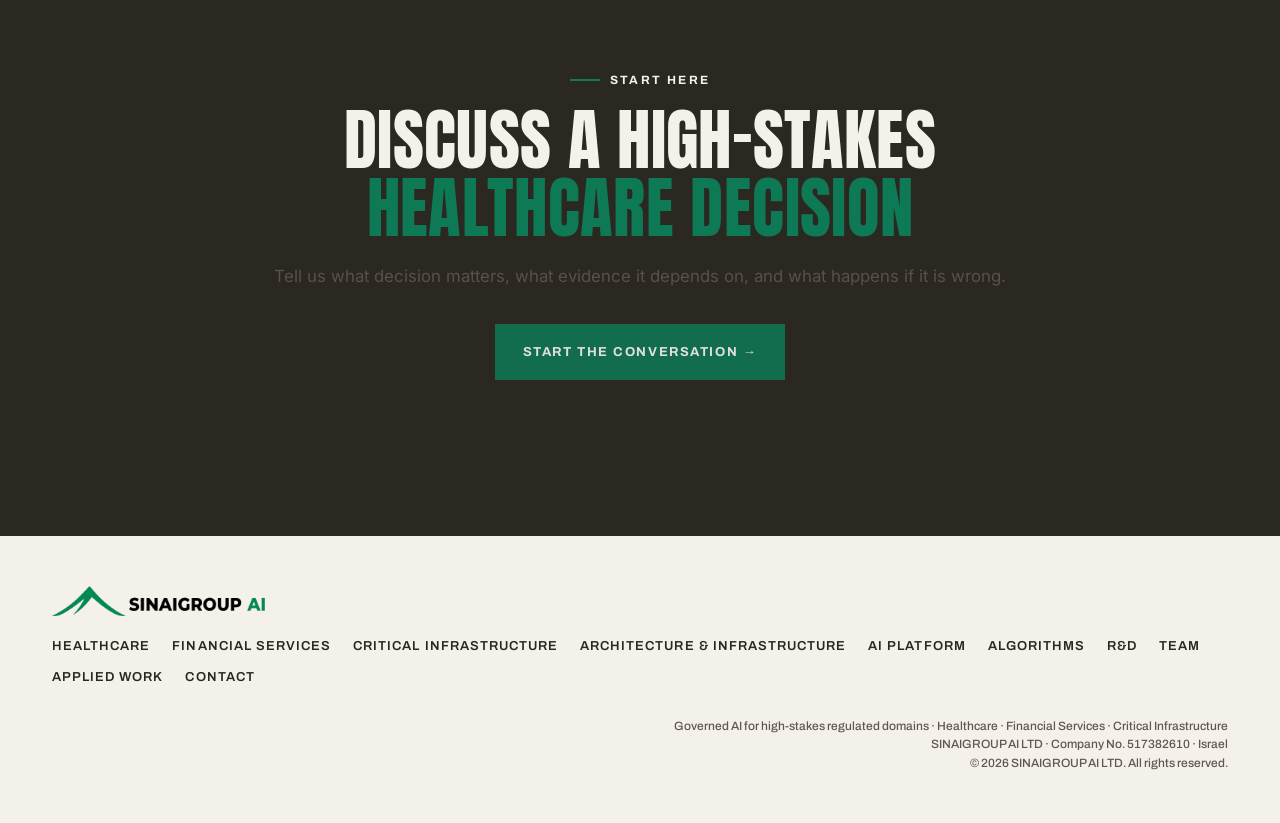
<file: healthcare/index.html>
<!DOCTYPE html><html lang="en"><head>
<meta charset="UTF-8">
<meta name="viewport" content="width=device-width, initial-scale=1.0">
<title>Healthcare &mdash; Governed AI | SINAIGROUP-AI</title>
<meta name="description" content="Governed AI for healthcare: AI may support diagnosis, stratification, monitoring and clinical reasoning, while clinical authority, evidence and provenance stay explicit.">
<meta name="robots" content="index, follow">
<link rel="canonical" href="https://www.sinaigroup-ai.com/healthcare/">
<meta property="og:type" content="website"><meta property="og:site_name" content="SINAIGROUP-AI">
<meta property="og:locale" content="en"><meta property="og:url" content="https://www.sinaigroup-ai.com/healthcare/">
<meta property="og:title" content="Healthcare &mdash; Governed AI | SINAIGROUP-AI"><meta property="og:description" content="Governed AI for healthcare: AI may support diagnosis, stratification, monitoring and clinical reasoning, while clinical authority, evidence and provenance stay explicit.">
<meta property="og:image" content="https://www.sinaigroup-ai.com/assets/og-cover.png">
<meta property="og:image:width" content="1200"><meta property="og:image:height" content="630">
<meta name="twitter:card" content="summary_large_image">
<meta name="twitter:title" content="Healthcare &mdash; Governed AI | SINAIGROUP-AI"><meta name="twitter:description" content="Governed AI for healthcare: AI may support diagnosis, stratification, monitoring and clinical reasoning, while clinical authority, evidence and provenance stay explicit.">
<meta name="twitter:image" content="https://www.sinaigroup-ai.com/assets/og-cover.png"><meta name="twitter:url" content="https://www.sinaigroup-ai.com/healthcare/">
<meta name="theme-color" content="#f3f1ea">
<link rel="icon" href="data:image/svg+xml,<svg xmlns='http://www.w3.org/2000/svg' viewBox='0 0 64 64'><rect width='64' height='64' fill='%232b2822'/><path d='M8 44 L32 20 L56 44 L48 44 L32 29 L16 44 Z' fill='%2317a877'/><path d='M12 46 L32 27 L34 30 L26 38 L30 36 Z' fill='%2317a877'/></svg>">
<link rel="stylesheet" href="../assets/site.css?v=20260927a">
</head>
<body class="dpage">
<a class="skip-link" href="#main">Skip to content</a>
<header><div class="wrap nav">
<a href="../" class="logo" aria-label="SINAIGROUP-AI &mdash; home"><img src="../assets/img/2a863839.png" alt="SINAIGROUP-AI"></a>
<nav class="nav-links" id="nav-links" aria-label="Main"><a href="../">Home</a><a href="../#architecture">Architecture &amp; Infrastructure</a><a href="../#ai-platform">AI Platform</a><a href="../#algorithms">Algorithms</a><a href="../#rnd">R&amp;D</a><a href="../#team">Team</a><a href="../#case-studies">Applied Work</a><a href="../#contact">Contact</a></nav>
<a href="../#contact" class="btn btn-p demo-btn" style="padding:10px 18px">Discuss</a>
<button class="burger" id="brg" type="button" aria-label="Open main menu" aria-expanded="false" aria-controls="nav-links">&#9776;</button>
</div></header>

<main id="main">

<section class="phead"><div class="wrap">
<span class="tag">01 &middot; Healthcare</span>
<h1 style="margin-top:16px">Governed AI in<br><span class="gold">healthcare.</span></h1>
<p class="hdomains">Patient decisions. Clinical evidence. Human authority.</p>
<p class="hlead">AI may support diagnosis, stratification, monitoring and clinical reasoning &mdash; but confidence is not clinical authority.</p>
<div class="hactions">
<a class="btn btn-p" href="../#contact">Discuss your system &rarr;</a>
<a class="btn btn-o" href="../#architecture">See the architecture &rarr;</a>
</div>
</div></section>

<section class="section"><div class="wrap">
<span class="tag">The decision</span>
<h2 class="dh2">What is at stake<br><span class="gold">in this domain</span></h2>
<p class="sub dsub">In this domain the consequence of an AI decision reaches a patient. That is what makes the difference between a fluent answer and a sound one worth engineering for.</p>
<div class="decbox">
<div class="deccard dark"><h3>A patient</h3><p class="mono">[Decision: clinical]</p></div>
<p class="decnote">The questions are the same whether the decision concerns a patient, a portfolio or a
pumping station. What changes is the consequence, not the test.</p>
</div>
</div></section>

<section class="section"><div class="wrap">
<span class="tag">The path</span>
<h2 class="dh2">One clinical decision,<br><span class="gold">step by step</span></h2>
<div style="margin-top:14px"><span class="mb mb-ref"><span class="sr">Status: </span>Reference architecture</span></div>
<p class="sub dsub">The same path every governed decision takes, shown here in a clinical context.</p>
<div class="prose" style="margin-top:26px">
<p>Domain data may include clinical records, imaging, monitoring signals and other evidence used in clinical decision-making.</p>
<p>A model proposes &mdash; a stratification, a flag, a reading of monitoring data &mdash; and states what the proposal rests on.</p>
<p>The governed decision layer establishes what the proposal rests on, tests it against the relevant clinical mechanism rather than plausibility alone, and records what evidence would defeat it.</p>
<p>An identified clinical authority decides whether the proposal may become action. Model confidence does not confer that authority.</p>
<p>In this reference path, action may proceed only within the authorised boundary.</p>
<p>The outcome is evaluated against criteria agreed beforehand &mdash; including the cases where nothing changed.</p>
</div>
<p class="evnote">This is a reference path, not a description of a deployed clinical system.</p>
</div></section>

<section class="section"><div class="wrap">
<span class="tag">One set of questions</span>
<h2 class="dh2">Four questions before<br><span class="gold">anything acts</span></h2>
<p class="sub dsub">Every governed decision passes the same test, in this domain as in the other two.</p>
<div class="qgrid"><div class="qcard"><span class="dk">Question 01</span><h3>Verified premises</h3><p>Are the premises verified or assumed?</p><p>In healthcare: are the clinical data and patient history complete, current and verified &mdash; or are missing facts being treated as known?</p></div><div class="qcard"><span class="dk">Question 02</span><h3>Adequate mechanism</h3><p>Does it hold against the domain&rsquo;s own mechanism?</p><p>In healthcare: does the recommendation hold against the relevant clinical mechanism, not merely against a fluent explanation?</p></div><div class="qcard"><span class="dk">Question 03</span><h3>Counter<span class="uh">-</span>evidence</h3><p>What evidence would defeat it?</p><p>In healthcare: what finding would overturn the recommendation &mdash; and has that counter-evidence been actively sought?</p></div><div class="qcard"><span class="dk">Question 04</span><h3>Acceptance authority</h3><p>Who signs before anything acts?</p><p>In healthcare: who is the identified clinical authority that accepts the decision &mdash; and does the record show what was known at the time?</p></div></div>
</div></section>

<section class="section"><div class="wrap">
<span class="tag">What that requires</span>
<h2 class="dh2">Six disciplines,<br><span class="gold">one governance model</span></h2>
<p class="sub dsub">Each one exists so that a decision can be made, defended and measured &mdash; not merely produced.</p>
<div class="disgrid"><div class="discard"><h3>Architecture &amp; Infrastructure</h3><p>The foundation beneath every governed decision</p></div><div class="discard"><h3>AI Platform</h3><p>Connects models, agents, context, provenance and authority</p></div><div class="discard"><h3>Algorithms</h3><p>Reasoning, prediction, optimisation, anomaly detection and decision-support engines</p></div><div class="discard"><h3>Governance</h3><p>Human authority, provenance, bounded action, evaluation and safety</p></div><div class="discard"><h3>Research</h3><p>The scientific and methodological foundation informing the architecture</p></div><div class="discard"><h3>Economics</h3><p>Value measured against the organisation&rsquo;s own baseline before scale</p></div></div>
</div></section>

<section class="section"><div class="wrap">
<span class="tag">Current offering</span>
<h2 class="dh2">What we can design<br><span class="gold">and build here</span></h2>
<div class="prose" style="margin-top:26px">
<p>In healthcare, we design and build the governed decision layer on top of the systems and data infrastructure an organisation already trusts &mdash; with provenance, acceptance authority and evaluation &mdash; without asking it to replace them.</p>
<p>Within that layer, a model's proposal is grounded, tested against counter-evidence and presented to an identified clinical authority before any high-stakes action is taken.</p>
<p>Our role is to design and build the architecture and governance around the decision &mdash; not to diagnose, treat or assume clinical authority. Clinical decisions remain with the authorised clinician and institution.</p>
</div>
</div></section>

<section class="section"><div class="wrap">
<span class="tag">Evidence</span>
<h2 class="dh2">Research<span class="uh">-</span>led.<br><span class="gold">Transparently documented.</span></h2>
<div class="prose" style="margin-top:26px">
<div style="margin-top:14px"><span class="mb mb-peer"><span class="sr">Status: </span>Peer-reviewed research</span></div>
<p>Four peer-reviewed journal articles co-authored by our CTO were produced within the authors&rsquo; own institutions at the time, before and independently of SINAIGROUP-AI. They cover brain-volume change in primary-progressive multiple sclerosis, a finger-dexterity biosensing application, and two studies of COVID-19 vaccination in patients with multiple sclerosis.</p>
<div style="margin-top:14px"><span class="mb mb-preprint"><span class="sr">Status: </span>Preprint</span></div>
<p>Two preprints on medical digital twins and one on human digital twins develop the governance principles used here. Across them, model confidence is separated from authority to act, and inferred attributes are required to remain contestable.</p>
<p>Preprints document active research. They are not peer-reviewed validation of a product, and none of these records reports a clinical deployment.</p>
</div>
<div style="margin-top:14px"><span class="mb mb-founder"><span class="sr">Status: </span>Prior founder experience</span></div>
<p class="evnote">Before SINAIGROUP-AI, CTO Emanuel Shirbint worked in data analytics and data-warehouse architecture across healthcare and other sectors, and led research projects in neuroimmunology and medical imaging. This is prior founder experience, not a SINAIGROUP-AI delivery.</p>
<p class="evnote">SINAIGROUP-AI currently has no healthcare deployments and no healthcare clients. The evidence presented here consists of prior founder experience and published research, not a SINAIGROUP-AI clinical delivery record.</p>
<p class="hactions" style="margin-top:26px"><a class="btn btn-o" href="../#rnd">Open the research record &rarr;</a></p>
</div></section>

<section class="section"><div class="wrap">
<span class="tag">Independence</span>
<h2 class="dh2">Vendor<span class="uh">-</span>neutral<br><span class="gold">by design</span></h2>
<p class="sub dsub">We architect around an organisation&rsquo;s existing stack, integrate third-party technologies, and design and build the governed decision layer &mdash; provenance, acceptance authority and evaluation &mdash; on top of it. Technology is selected for the problem, not for a vendor relationship.</p>
</div></section>

<section class="section"><div class="wrap">
<span class="tag">Economics</span>
<h2 class="dh2">Governed AI must produce<br><span class="gold">measurable value</span></h2>
<div class="ecogrid"><div class="ecocard"><h3>Baseline</h3><p>What happens today? What the current process costs or produces, established before anything is built.</p></div><div class="ecocard"><h3>Target</h3><p>What measurable outcome should change? Agreed in advance, in the organisation&rsquo;s own units, not in generic percentages.</p></div><div class="ecocard"><h3>Evaluation</h3><p>Did it change, and what was it worth? Measured against the baseline after the pilot, including the cases where it did not.</p></div></div>
</div></section>

<section class="section"><div class="wrap">
<span class="tag">Scope boundary</span>
<h2 class="dh2">What a first conversation covers</h2>
<p class="sub dsub">A first conversation begins with one decision: what clinical decision matters, what evidence it depends on, who holds authority over it today, and what happens if it is wrong.</p>
<p class="evnote">We set out what we would design, what we would measure and what we would need from you.</p>
</div></section>

<section class="section"><div class="wrap">
<span class="tag">The other two domains</span>
<h2 class="dh2">The domain changes.<br><span class="gold">The governance problem does not.</span></h2>
<div class="ogrid"><a class="ocard" href="../financial-services/"><span class="dk">02 &middot; Financial Services</span><h3>Financial Services</h3><p>Capital. Risk. Regulation. Accountability.</p><span class="dgo">Open Financial Services &rarr;</span></a><a class="ocard" href="../critical-infrastructure/"><span class="dk">03 &middot; Critical Infrastructure</span><h3>Critical Infrastructure</h3><p>Physical systems. Essential services. Operational consequence.</p><span class="dgo">Open Critical Infrastructure &rarr;</span></a></div>
</div></section>

<section class="section cta"><div class="wrap">
<span class="tag">Start here</span>
<h2 class="dh2">Discuss a high<span class="uh">-</span>stakes<br><span class="gold">healthcare decision</span></h2>
<p class="sub dsub">Tell us what decision matters, what evidence it depends on, and what happens if it is wrong.</p>
<p class="hactions" style="margin-top:26px"><a class="btn btn-p" href="../#contact">Start the conversation &rarr;</a></p>
</div></section>

</main>

<footer><div class="wrap">
<div class="foot">
<span class="logo"><img src="../assets/img/2a863839.png" alt="SINAIGROUP-AI"></span>
<nav class="foot-links" aria-label="Footer"><a href="../healthcare/">Healthcare</a><a href="../financial-services/">Financial Services</a><a href="../critical-infrastructure/">Critical Infrastructure</a><a href="../#architecture">Architecture &amp; Infrastructure</a><a href="../#ai-platform">AI Platform</a><a href="../#algorithms">Algorithms</a><a href="../#rnd">R&amp;D</a><a href="../#team">Team</a><a href="../#case-studies">Applied Work</a><a href="../#contact">Contact</a></nav>
<span class="copy">Governed AI for high-stakes regulated domains &middot; Healthcare &middot; Financial Services &middot; Critical Infrastructure<br>SINAIGROUP AI LTD &middot; Company No. 517382610 &middot; Israel<br>&copy; 2026 SINAIGROUP AI LTD. All rights reserved.</span>
</div>
</div></footer>
<script>
(function(){var b=document.getElementById('brg'),h=document.querySelector('header');
if(!b||!h)return;b.addEventListener('click',function(){var o=h.classList.toggle('open');
b.setAttribute('aria-expanded',o?'true':'false');});})();
</script>
</body></html>
</file>
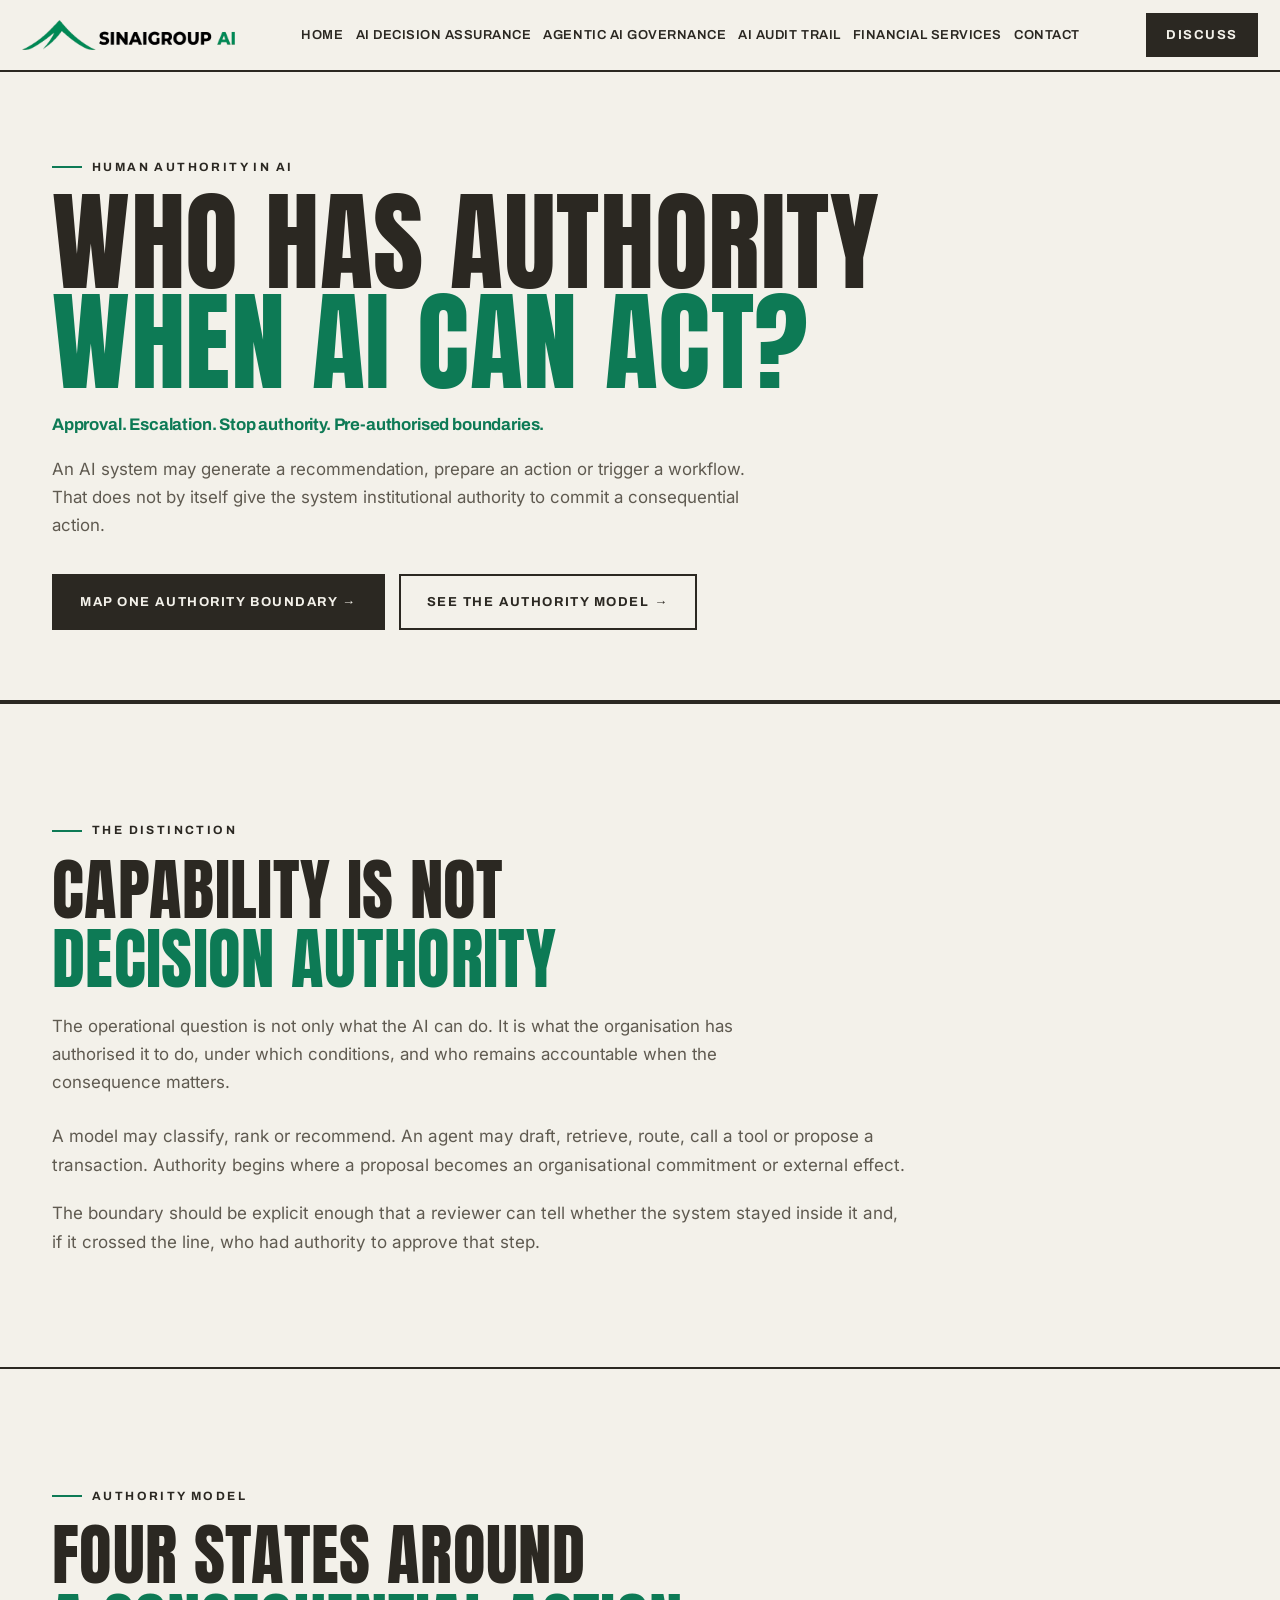
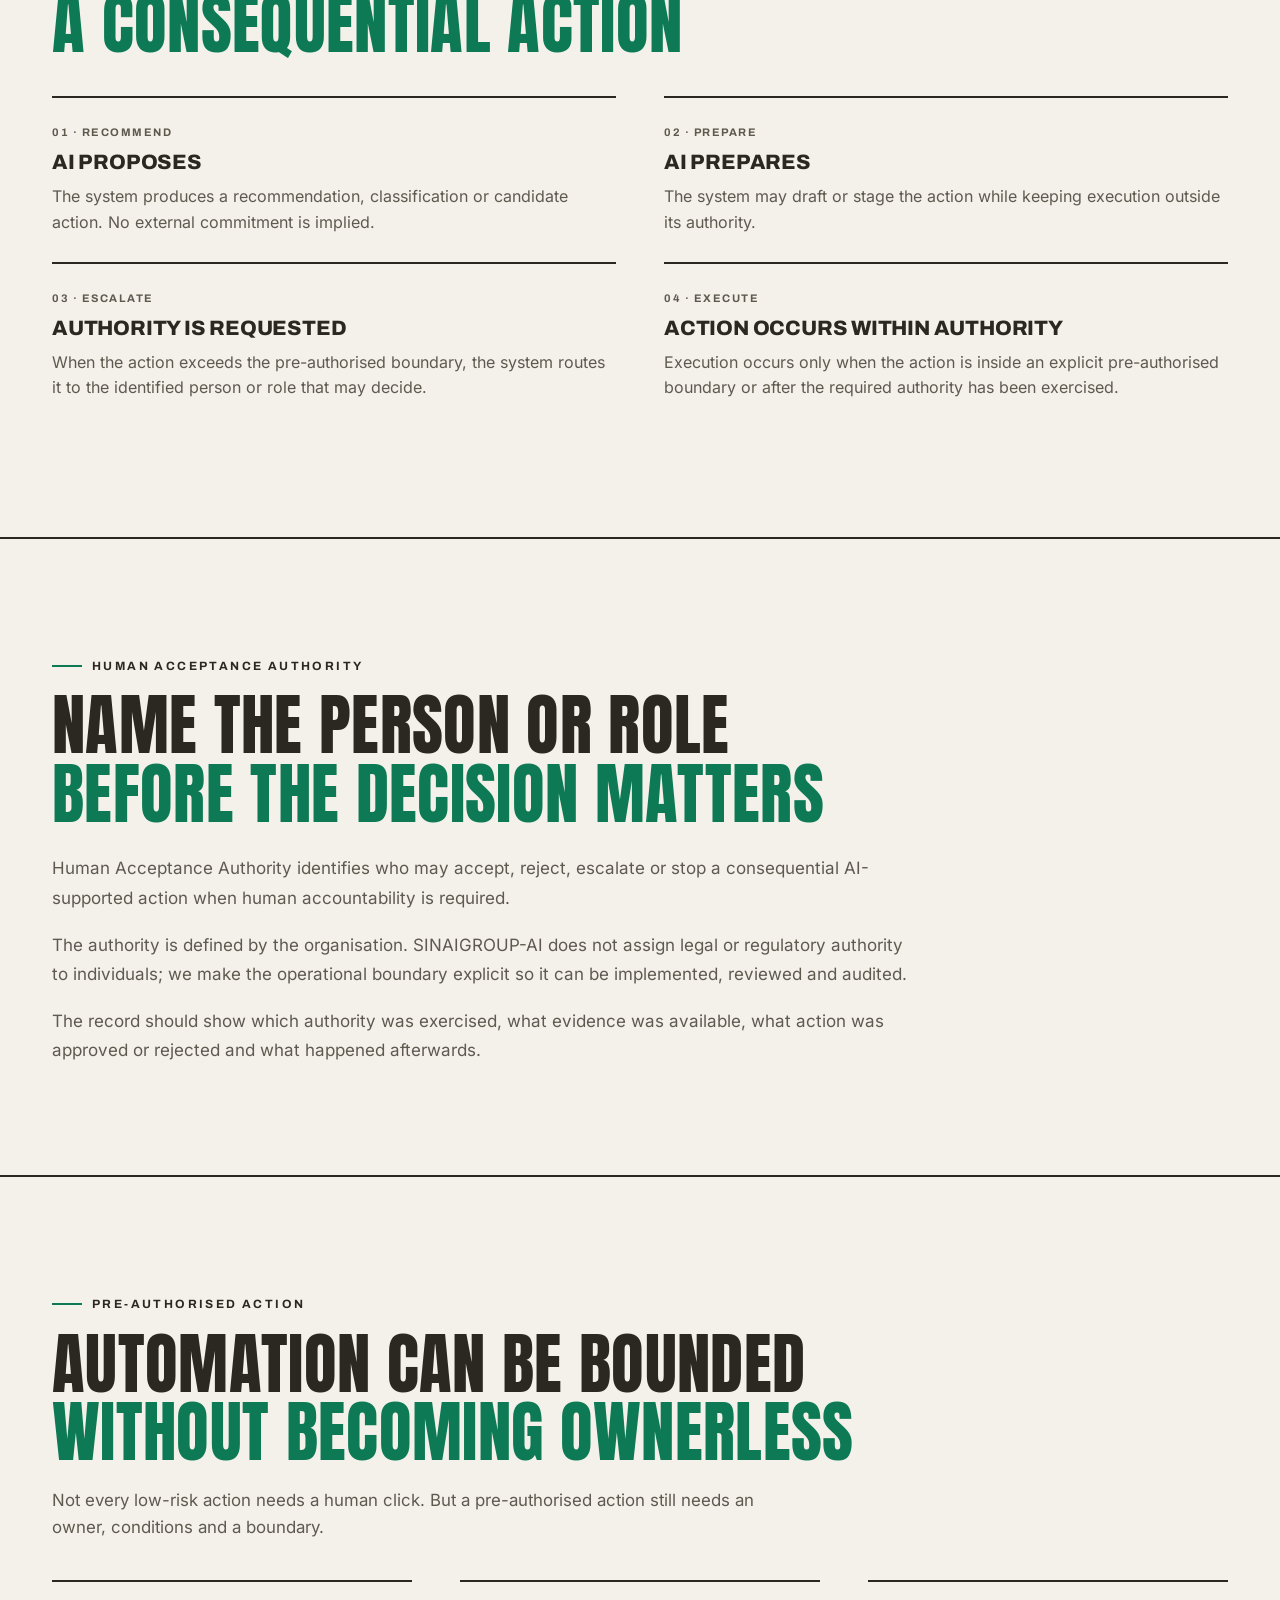
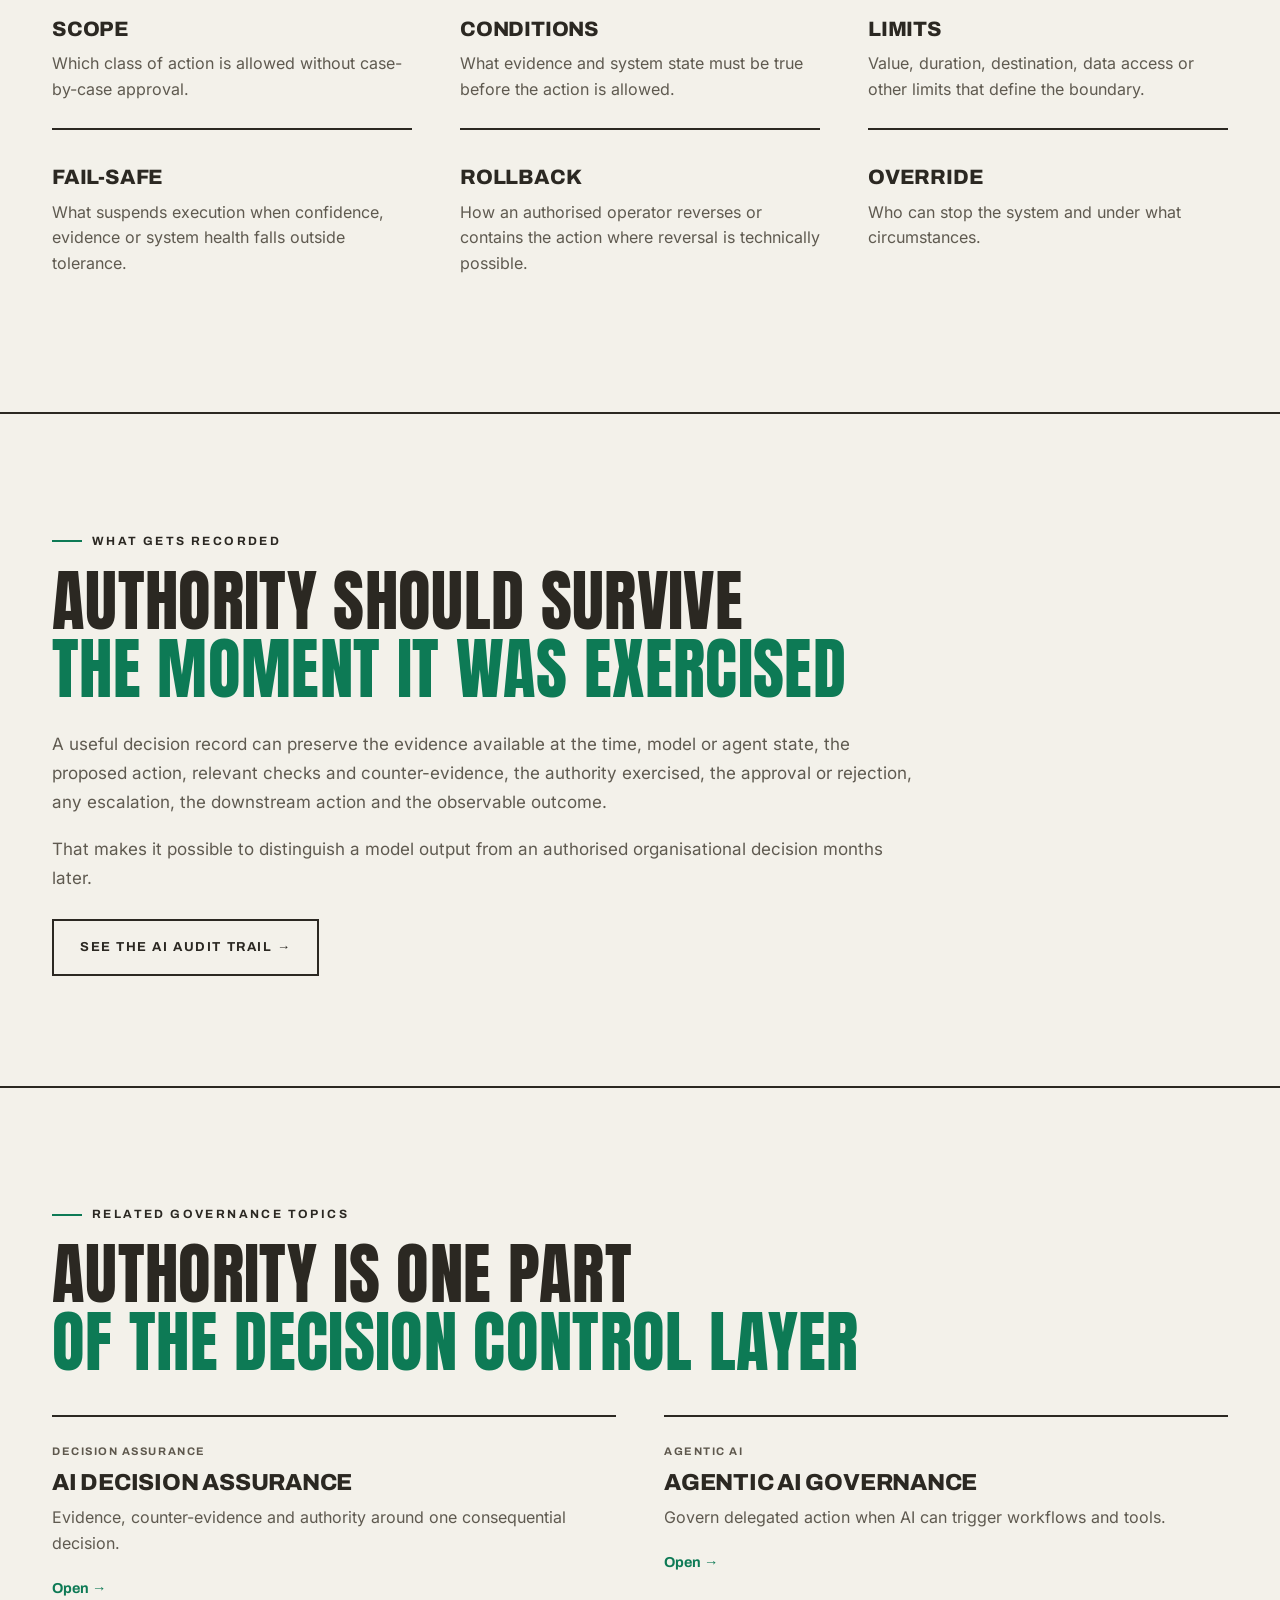
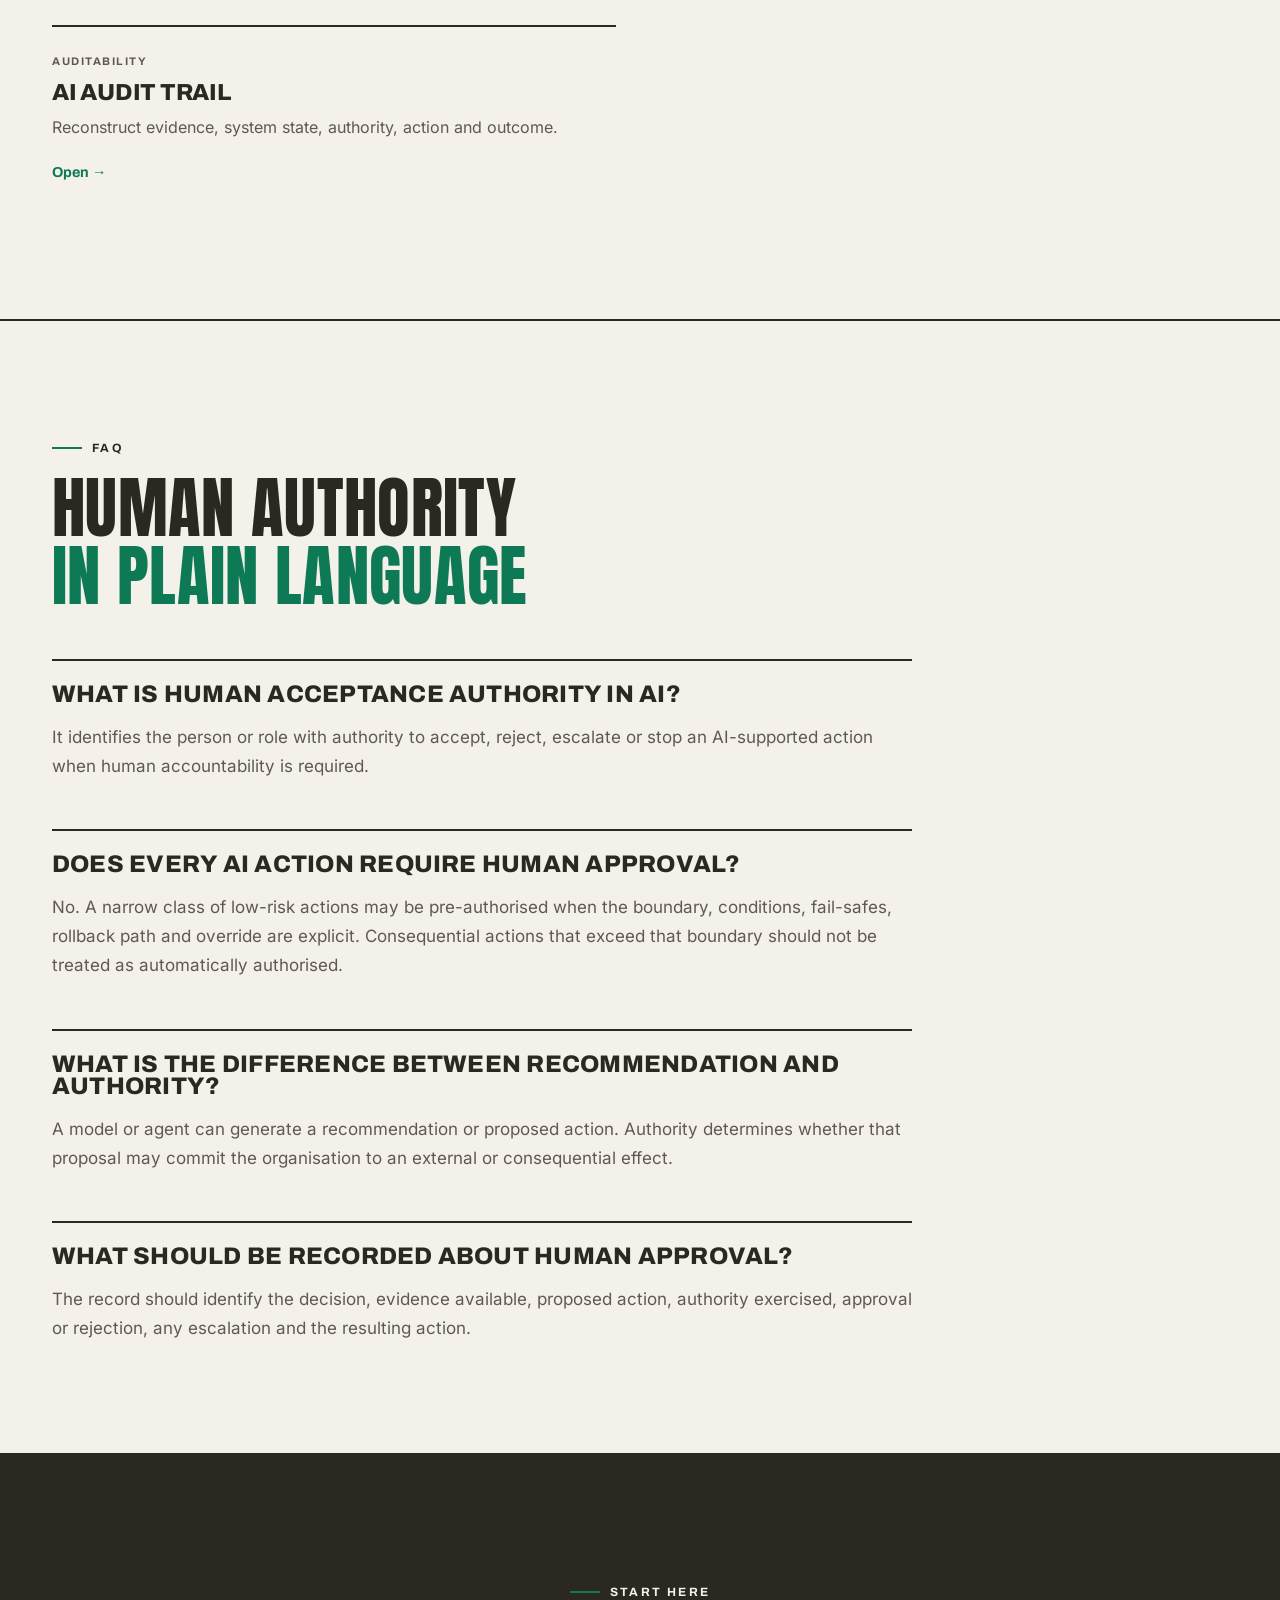
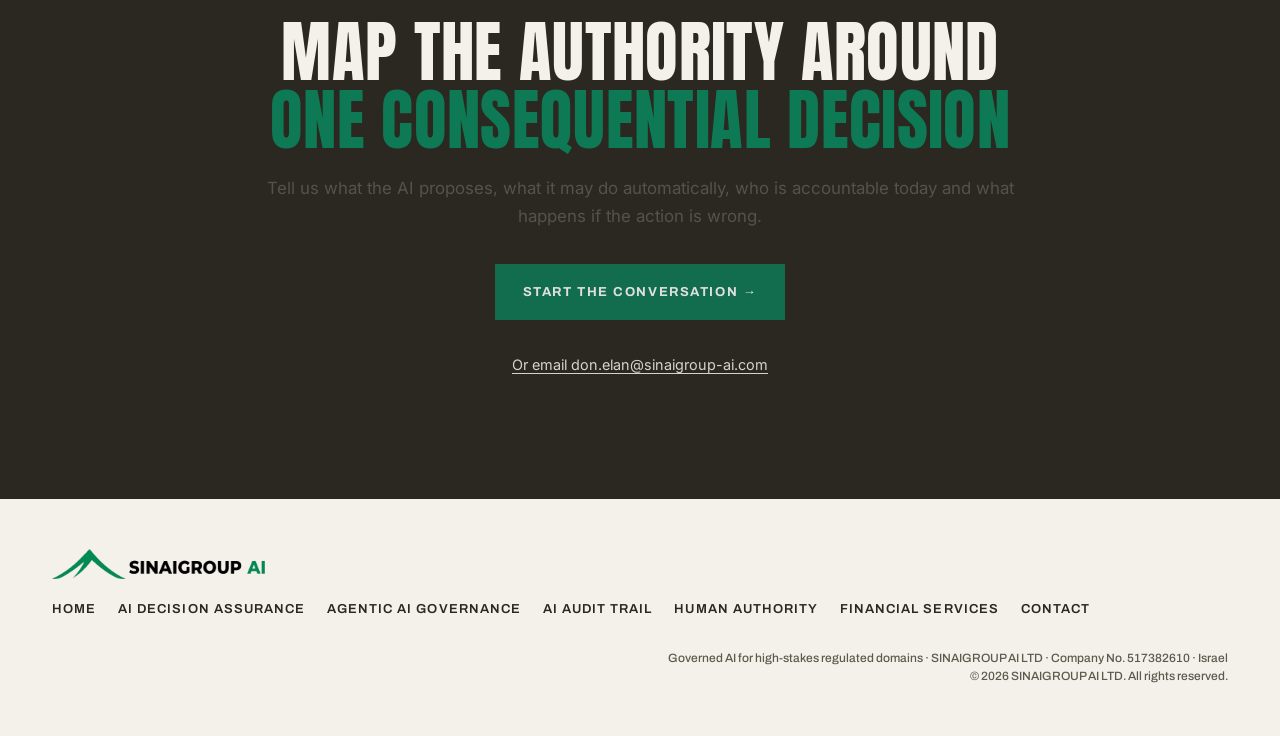
<file: human-authority-ai/index.html>
<!DOCTYPE html><html lang="en"><head>
<meta charset="UTF-8">
<meta name="viewport" content="width=device-width, initial-scale=1.0">
<title>Human Authority in AI: Approval, Escalation and Action Boundaries | SINAIGROUP-AI</title>
<meta name="description" content="Define human authority around consequential AI: who may accept, reject, escalate or stop an action, what AI may do automatically and what must remain accountable.">
<meta name="robots" content="index, follow">
<link rel="canonical" href="https://www.sinaigroup-ai.com/human-authority-ai/">
<meta property="og:type" content="website"><meta property="og:site_name" content="SINAIGROUP-AI">
<meta property="og:locale" content="en"><meta property="og:url" content="https://www.sinaigroup-ai.com/human-authority-ai/">
<meta property="og:title" content="Human Authority in AI: Approval, Escalation and Action Boundaries | SINAIGROUP-AI">
<meta property="og:description" content="Make approval, escalation, stop authority and permitted AI action explicit around consequential decisions.">
<meta property="og:image" content="https://www.sinaigroup-ai.com/assets/og-cover.png">
<meta name="twitter:card" content="summary_large_image"><meta name="twitter:title" content="Human Authority in AI | SINAIGROUP-AI">
<meta name="twitter:description" content="Make approval, escalation, stop authority and permitted AI action explicit around consequential decisions.">
<meta name="twitter:image" content="https://www.sinaigroup-ai.com/assets/og-cover.png">
<meta name="theme-color" content="#f3f1ea">
<link rel="icon" href="data:image/svg+xml,<svg xmlns='http://www.w3.org/2000/svg' viewBox='0 0 64 64'><rect width='64' height='64' fill='%232b2822'/><path d='M8 44 L32 20 L56 44 L48 44 L32 29 L16 44 Z' fill='%2317a877'/><path d='M12 46 L32 27 L34 30 L26 38 L30 36 Z' fill='%2317a877'/></svg>">
<link rel="stylesheet" href="../assets/site.css?v=20260927a">
<script type="application/ld+json">{"@context":"https://schema.org","@graph":[{"@type":"Service","name":"Human Authority in AI: Approval, Escalation and Action Boundaries","url":"https://www.sinaigroup-ai.com/human-authority-ai/","description":"Define human authority around consequential AI: who may accept, reject, escalate or stop an action, what AI may do automatically and what must remain accountable.","provider":{"@type":"Organization","name":"SINAIGROUP-AI","url":"https://www.sinaigroup-ai.com/"},"serviceType":"Human Authority in AI: Approval, Escalation and Action Boundaries","areaServed":"Global","audience":{"@type":"BusinessAudience","audienceType":"Organisations operating consequential AI-supported decisions"}},{"@context":"https://schema.org","@type":"FAQPage","mainEntity":[{"@type":"Question","name":"What is Human Acceptance Authority in AI?","acceptedAnswer":{"@type":"Answer","text":"Human Acceptance Authority identifies the person or role with authority to accept, reject, escalate or stop an AI-supported action when human accountability is required."}},{"@type":"Question","name":"Does every AI action require human approval?","acceptedAnswer":{"@type":"Answer","text":"No. A narrow class of low-risk actions may be pre-authorised when the boundary, conditions, fail-safes, rollback path and override are explicit. Consequential actions that exceed that boundary should not be treated as automatically authorised."}},{"@type":"Question","name":"What is the difference between recommendation and authority?","acceptedAnswer":{"@type":"Answer","text":"A model or agent can generate a recommendation or proposed action. Authority determines whether that proposal may commit the organisation to an external or consequential effect."}},{"@type":"Question","name":"What should be recorded about human approval?","acceptedAnswer":{"@type":"Answer","text":"The record should identify the decision, the evidence available, the proposed action, the authority exercised, the approval or rejection, any escalation and the resulting action."}}]}]}</script>
</head>
<body class="dpage">
<a class="skip-link" href="#main">Skip to content</a>
<header><div class="wrap nav">
<a href="../" class="logo" aria-label="SINAIGROUP-AI — home"><img src="../assets/img/2a863839.png" alt="SINAIGROUP-AI"></a>
<nav class="nav-links" id="nav-links" aria-label="Main"><a href="../">Home</a><a href="../ai-decision-assurance/">AI Decision Assurance</a><a href="../agentic-ai-governance/">Agentic AI Governance</a><a href="../ai-audit-trail/">AI Audit Trail</a><a href="../financial-services/">Financial Services</a><a href="../#contact">Contact</a></nav>
<a href="../#contact" class="btn btn-p demo-btn" style="padding:10px 18px">Discuss</a>
<button class="burger" id="brg" type="button" aria-label="Open main menu" aria-expanded="false" aria-controls="nav-links">&#9776;</button>
</div></header>
<main id="main">

<section class="phead"><div class="wrap">
<span class="tag">Human Authority in AI</span>
<h1 style="margin-top:16px">Who has authority<br><span class="gold">when AI can act?</span></h1>
<p class="hdomains">Approval. Escalation. Stop authority. Pre-authorised boundaries.</p>
<p class="hlead">An AI system may generate a recommendation, prepare an action or trigger a workflow. That does not by itself give the system institutional authority to commit a consequential action.</p>
<div class="hactions"><a class="btn btn-p" href="../#contact">Map one authority boundary &rarr;</a><a class="btn btn-o" href="#authority-model">See the authority model &rarr;</a></div>
</div></section>

<section class="section"><div class="wrap">
<span class="tag">The distinction</span>
<h2 class="dh2">Capability is not<br><span class="gold">decision authority</span></h2>
<p class="sub dsub">The operational question is not only what the AI can do. It is what the organisation has authorised it to do, under which conditions, and who remains accountable when the consequence matters.</p>
<div class="prose" style="margin-top:26px">
<p>A model may classify, rank or recommend. An agent may draft, retrieve, route, call a tool or propose a transaction. Authority begins where a proposal becomes an organisational commitment or external effect.</p>
<p>The boundary should be explicit enough that a reviewer can tell whether the system stayed inside it and, if it crossed the line, who had authority to approve that step.</p>
</div>
</div></section>

<section class="section" id="authority-model"><div class="wrap">
<span class="tag">Authority model</span>
<h2 class="dh2">Four states around<br><span class="gold">a consequential action</span></h2>
<div class="qgrid">
<div class="qcard"><span class="dk">01 · Recommend</span><h3>AI proposes</h3><p>The system produces a recommendation, classification or candidate action. No external commitment is implied.</p></div>
<div class="qcard"><span class="dk">02 · Prepare</span><h3>AI prepares</h3><p>The system may draft or stage the action while keeping execution outside its authority.</p></div>
<div class="qcard"><span class="dk">03 · Escalate</span><h3>Authority is requested</h3><p>When the action exceeds the pre-authorised boundary, the system routes it to the identified person or role that may decide.</p></div>
<div class="qcard"><span class="dk">04 · Execute</span><h3>Action occurs within authority</h3><p>Execution occurs only when the action is inside an explicit pre-authorised boundary or after the required authority has been exercised.</p></div>
</div>
</div></section>

<section class="section"><div class="wrap">
<span class="tag">Human Acceptance Authority</span>
<h2 class="dh2">Name the person or role<br><span class="gold">before the decision matters</span></h2>
<div class="prose" style="margin-top:26px">
<p>Human Acceptance Authority identifies who may accept, reject, escalate or stop a consequential AI-supported action when human accountability is required.</p>
<p>The authority is defined by the organisation. SINAIGROUP-AI does not assign legal or regulatory authority to individuals; we make the operational boundary explicit so it can be implemented, reviewed and audited.</p>
<p>The record should show which authority was exercised, what evidence was available, what action was approved or rejected and what happened afterwards.</p>
</div>
</div></section>

<section class="section"><div class="wrap">
<span class="tag">Pre-authorised action</span>
<h2 class="dh2">Automation can be bounded<br><span class="gold">without becoming ownerless</span></h2>
<p class="sub dsub">Not every low-risk action needs a human click. But a pre-authorised action still needs an owner, conditions and a boundary.</p>
<div class="disgrid">
<div class="discard"><h3>Scope</h3><p>Which class of action is allowed without case-by-case approval.</p></div>
<div class="discard"><h3>Conditions</h3><p>What evidence and system state must be true before the action is allowed.</p></div>
<div class="discard"><h3>Limits</h3><p>Value, duration, destination, data access or other limits that define the boundary.</p></div>
<div class="discard"><h3>Fail-safe</h3><p>What suspends execution when confidence, evidence or system health falls outside tolerance.</p></div>
<div class="discard"><h3>Rollback</h3><p>How an authorised operator reverses or contains the action where reversal is technically possible.</p></div>
<div class="discard"><h3>Override</h3><p>Who can stop the system and under what circumstances.</p></div>
</div>
</div></section>

<section class="section"><div class="wrap">
<span class="tag">What gets recorded</span>
<h2 class="dh2">Authority should survive<br><span class="gold">the moment it was exercised</span></h2>
<div class="prose" style="margin-top:26px">
<p>A useful decision record can preserve the evidence available at the time, model or agent state, the proposed action, relevant checks and counter-evidence, the authority exercised, the approval or rejection, any escalation, the downstream action and the observable outcome.</p>
<p>That makes it possible to distinguish a model output from an authorised organisational decision months later.</p>
</div>
<p class="hactions" style="margin-top:26px"><a class="btn btn-o" href="../ai-audit-trail/">See the AI audit trail &rarr;</a></p>
</div></section>

<section class="section"><div class="wrap">
<span class="tag">Related governance topics</span>
<h2 class="dh2">Authority is one part<br><span class="gold">of the decision control layer</span></h2>
<div class="ogrid">
<a class="ocard" href="../ai-decision-assurance/"><span class="dk">Decision Assurance</span><h3>AI Decision Assurance</h3><p>Evidence, counter-evidence and authority around one consequential decision.</p><span class="dgo">Open &rarr;</span></a>
<a class="ocard" href="../agentic-ai-governance/"><span class="dk">Agentic AI</span><h3>Agentic AI Governance</h3><p>Govern delegated action when AI can trigger workflows and tools.</p><span class="dgo">Open &rarr;</span></a>
<a class="ocard" href="../ai-audit-trail/"><span class="dk">Auditability</span><h3>AI Audit Trail</h3><p>Reconstruct evidence, system state, authority, action and outcome.</p><span class="dgo">Open &rarr;</span></a>
</div>
</div></section>

<section class="section"><div class="wrap">
<span class="tag">FAQ</span>
<h2 class="dh2">Human authority<br><span class="gold">in plain language</span></h2>
<div class="prose" style="margin-top:26px">
<h3>What is Human Acceptance Authority in AI?</h3><p>It identifies the person or role with authority to accept, reject, escalate or stop an AI-supported action when human accountability is required.</p>
<h3>Does every AI action require human approval?</h3><p>No. A narrow class of low-risk actions may be pre-authorised when the boundary, conditions, fail-safes, rollback path and override are explicit. Consequential actions that exceed that boundary should not be treated as automatically authorised.</p>
<h3>What is the difference between recommendation and authority?</h3><p>A model or agent can generate a recommendation or proposed action. Authority determines whether that proposal may commit the organisation to an external or consequential effect.</p>
<h3>What should be recorded about human approval?</h3><p>The record should identify the decision, evidence available, proposed action, authority exercised, approval or rejection, any escalation and the resulting action.</p>
</div>
</div></section>

<section class="section cta"><div class="wrap">
<span class="tag">Start here</span>
<h2 class="dh2">Map the authority around<br><span class="gold">one consequential decision</span></h2>
<p class="sub dsub">Tell us what the AI proposes, what it may do automatically, who is accountable today and what happens if the action is wrong.</p>
<p class="hactions" style="margin-top:26px"><a class="btn btn-p" href="../#contact">Start the conversation &rarr;</a></p>
<p style="margin:14px auto 0;font-size:.9rem"><a href="mailto:don.elan@sinaigroup-ai.com?subject=Human%20Authority%20in%20AI%3A%20Approval%2C%20Escalation%20and%20Action%20Boundaries" style="color:inherit;text-decoration:underline;text-underline-offset:3px">Or email don.elan@sinaigroup-ai.com</a></p>
</div></section>
</main>

<footer><div class="wrap"><div class="foot">
<span class="logo"><img src="../assets/img/2a863839.png" alt="SINAIGROUP-AI"></span>
<nav class="foot-links" aria-label="Footer"><a href="../">Home</a><a href="../ai-decision-assurance/">AI Decision Assurance</a><a href="../agentic-ai-governance/">Agentic AI Governance</a><a href="../ai-audit-trail/">AI Audit Trail</a><a href="../human-authority-ai/">Human Authority</a><a href="../financial-services/">Financial Services</a><a href="../#contact">Contact</a></nav>
<span class="copy">Governed AI for high-stakes regulated domains &middot; SINAIGROUP AI LTD &middot; Company No. 517382610 &middot; Israel<br>&copy; 2026 SINAIGROUP AI LTD. All rights reserved.</span>
</div></div></footer>
<script>(function(){var b=document.getElementById('brg'),h=document.querySelector('header');if(!b||!h)return;b.addEventListener('click',function(){var o=h.classList.toggle('open');b.setAttribute('aria-expanded',o?'true':'false');});})();</script>
</body></html>
</file>
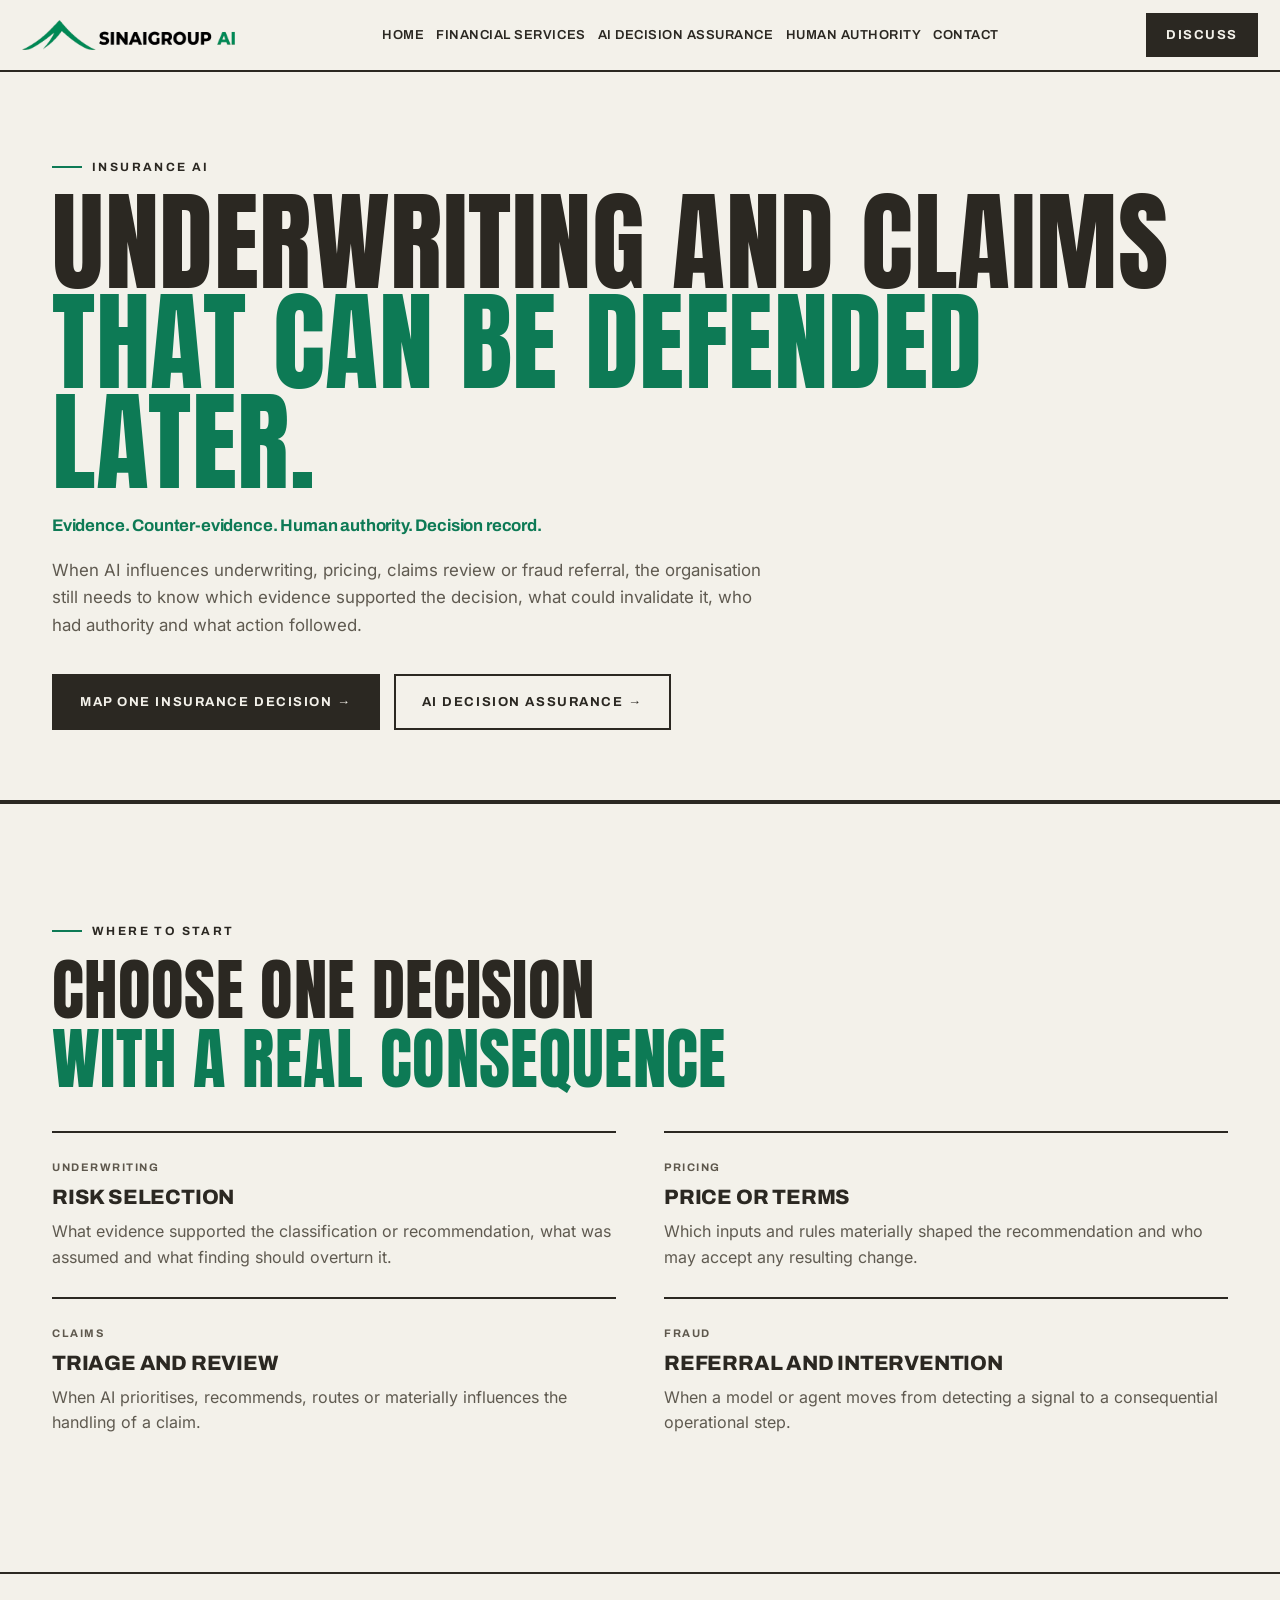
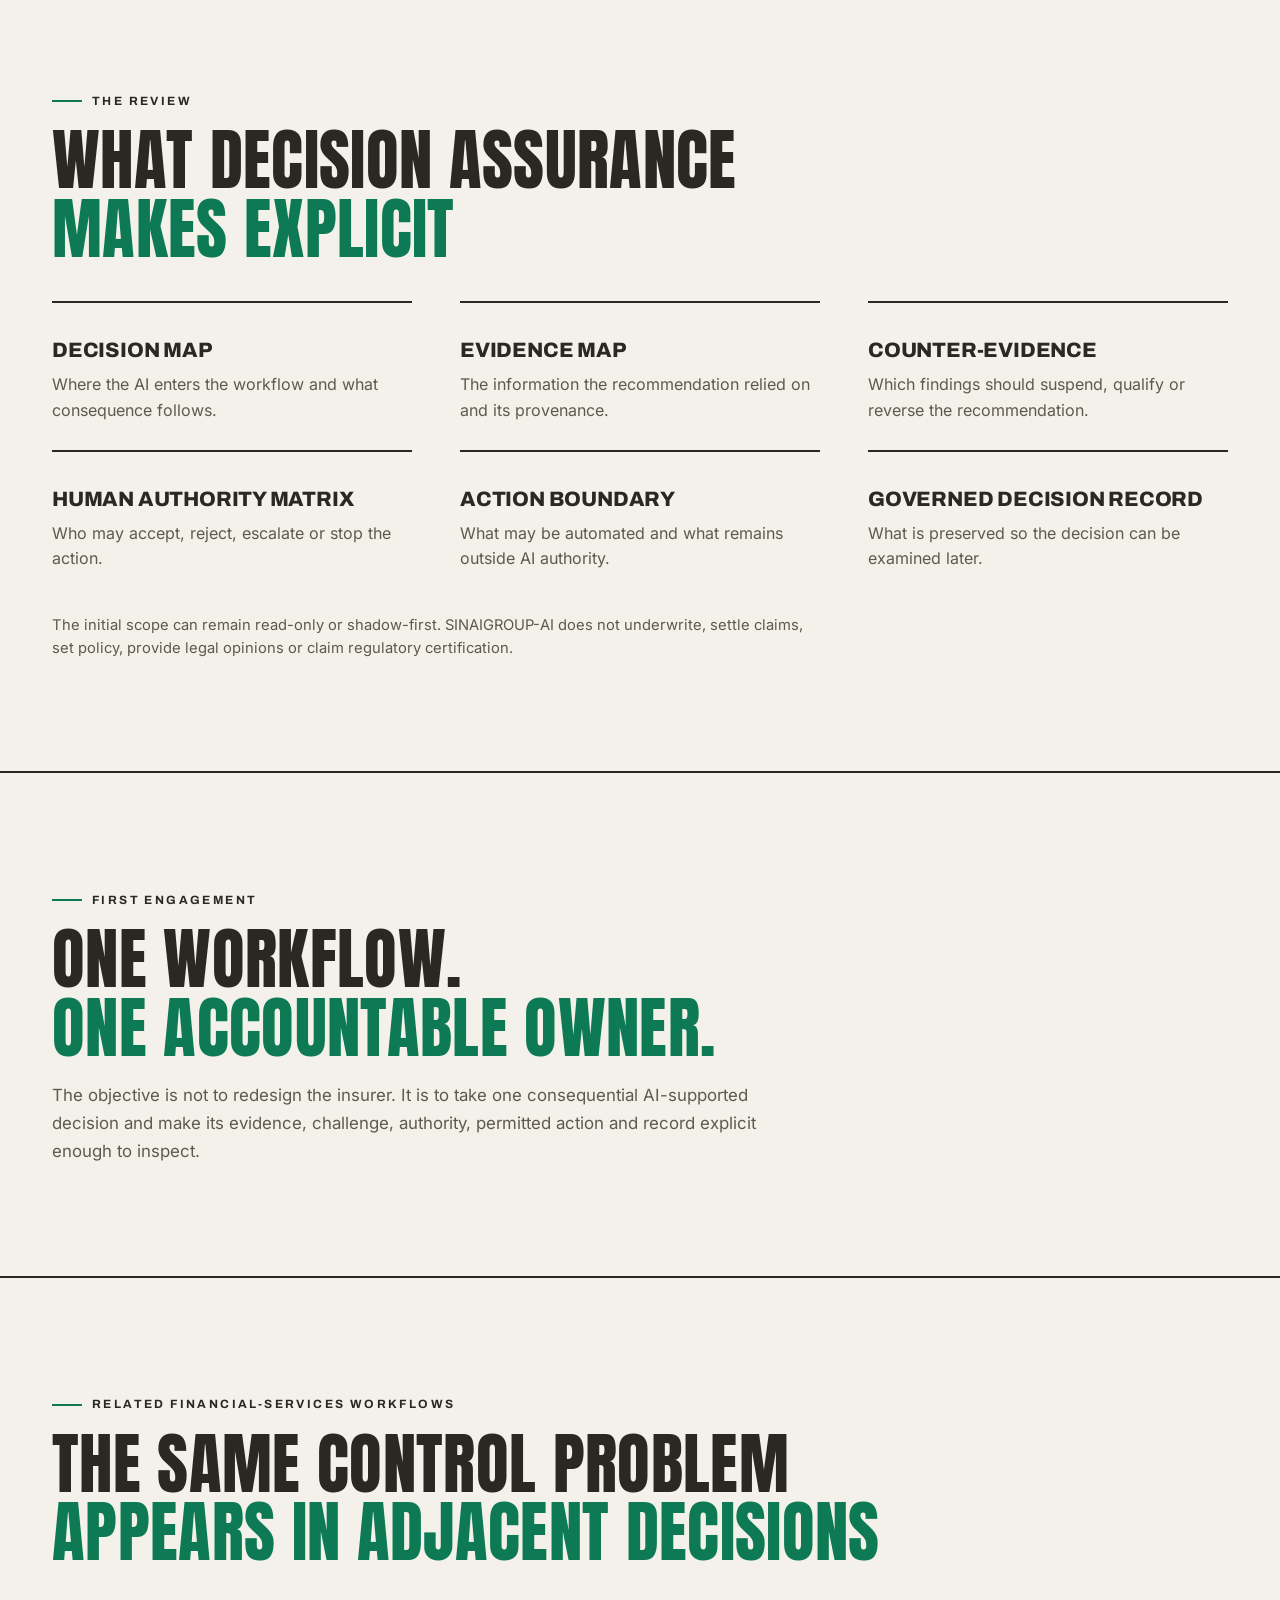
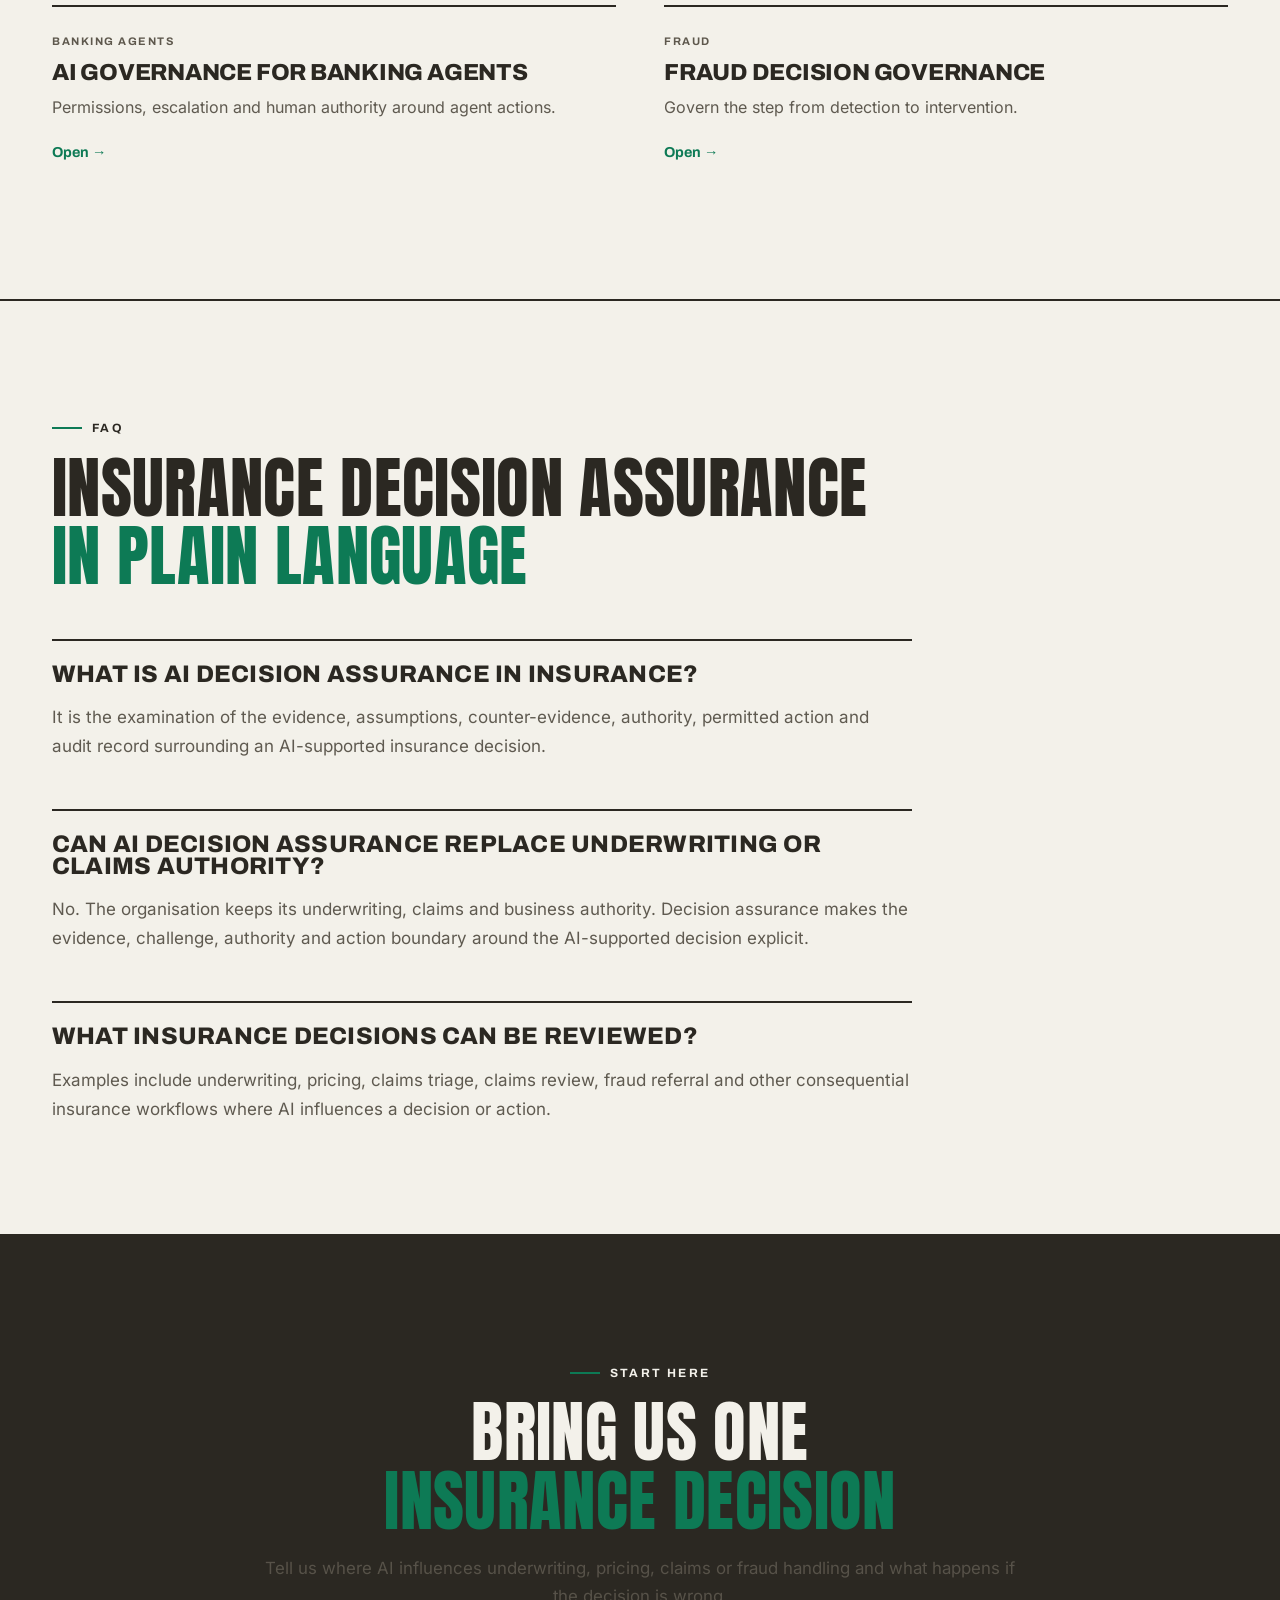
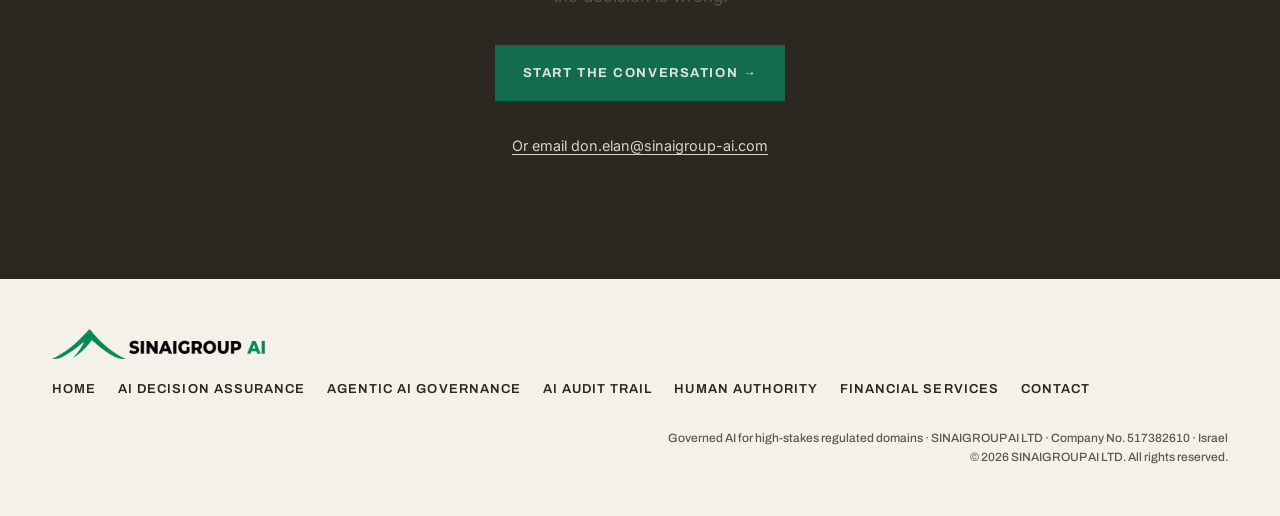
<file: insurance-ai-decision-assurance/index.html>
<!DOCTYPE html><html lang="en"><head>
<meta charset="UTF-8"><meta name="viewport" content="width=device-width, initial-scale=1.0">
<title>AI Decision Assurance for Insurance Underwriting & Claims | SINAIGROUP-AI</title>
<meta name="description" content="Govern AI-supported insurance underwriting and claims decisions with evidence provenance, counter-evidence, human authority, action boundaries and auditability.">
<meta name="robots" content="index, follow"><link rel="canonical" href="https://www.sinaigroup-ai.com/insurance-ai-decision-assurance/">
<meta property="og:type" content="website"><meta property="og:site_name" content="SINAIGROUP-AI"><meta property="og:locale" content="en"><meta property="og:url" content="https://www.sinaigroup-ai.com/insurance-ai-decision-assurance/">
<meta property="og:title" content="AI Decision Assurance for Insurance Underwriting & Claims | SINAIGROUP-AI"><meta property="og:description" content="Evidence, counter-evidence, authority and auditability around AI-supported underwriting and claims decisions."><meta property="og:image" content="https://www.sinaigroup-ai.com/assets/og-cover.png">
<meta name="twitter:card" content="summary_large_image"><meta name="twitter:title" content="AI Decision Assurance for Insurance Underwriting & Claims | SINAIGROUP-AI"><meta name="twitter:description" content="Evidence, counter-evidence, authority and auditability around AI-supported underwriting and claims decisions."><meta name="twitter:image" content="https://www.sinaigroup-ai.com/assets/og-cover.png">
<meta name="theme-color" content="#f3f1ea"><link rel="icon" href="data:image/svg+xml,<svg xmlns='http://www.w3.org/2000/svg' viewBox='0 0 64 64'><rect width='64' height='64' fill='%232b2822'/><path d='M8 44 L32 20 L56 44 L48 44 L32 29 L16 44 Z' fill='%2317a877'/><path d='M12 46 L32 27 L34 30 L26 38 L30 36 Z' fill='%2317a877'/></svg>">
<link rel="stylesheet" href="../assets/site.css?v=20260927a">
<script type="application/ld+json">{"@context":"https://schema.org","@graph":[{"@type":"Service","name":"AI Decision Assurance for Insurance Underwriting & Claims","url":"https://www.sinaigroup-ai.com/insurance-ai-decision-assurance/","description":"Decision assurance for AI-supported underwriting, pricing, claims and fraud-referral workflows, including evidence provenance, counter-evidence, human authority, action boundaries and auditable decision records.","provider":{"@type":"Organization","name":"SINAIGROUP-AI","url":"https://www.sinaigroup-ai.com/"},"serviceType":"AI Decision Assurance for Insurance","areaServed":"Global","audience":{"@type":"BusinessAudience","audienceType":"Insurers operating consequential AI-supported underwriting, pricing or claims workflows"}},{"@type":"FAQPage","mainEntity":[{"@type":"Question","name":"What is AI decision assurance in insurance?","acceptedAnswer":{"@type":"Answer","text":"It is the examination of the evidence, assumptions, counter-evidence, authority, permitted action and audit record surrounding an AI-supported insurance decision."}},{"@type":"Question","name":"Can AI Decision Assurance replace underwriting or claims authority?","acceptedAnswer":{"@type":"Answer","text":"No. The organisation keeps its underwriting, claims and business authority. Decision assurance makes the evidence, challenge, authority and action boundary around the AI-supported decision explicit."}},{"@type":"Question","name":"What insurance decisions can be reviewed?","acceptedAnswer":{"@type":"Answer","text":"Examples include underwriting, pricing, claims triage, claims review, fraud referral and other consequential insurance workflows where AI influences a decision or action."}}]}]}</script>
</head><body class="dpage"><a class="skip-link" href="#main">Skip to content</a>
<header><div class="wrap nav"><a href="../" class="logo" aria-label="SINAIGROUP-AI — home"><img src="../assets/img/2a863839.png" alt="SINAIGROUP-AI"></a>
<nav class="nav-links" id="nav-links" aria-label="Main"><a href="../">Home</a><a href="../financial-services/">Financial Services</a><a href="../ai-decision-assurance/">AI Decision Assurance</a><a href="../human-authority-ai/">Human Authority</a><a href="../#contact">Contact</a></nav>
<a href="mailto:don.elan@sinaigroup-ai.com?subject=Insurance%20AI%20decision%20assurance" class="btn btn-p demo-btn" style="padding:10px 18px">Discuss</a>
<button class="burger" id="brg" type="button" aria-label="Open main menu" aria-expanded="false" aria-controls="nav-links">&#9776;</button></div></header>
<main id="main">
<section class="phead"><div class="wrap"><span class="tag">Insurance AI</span>
<h1 style="margin-top:16px">Underwriting and claims<br><span class="gold">that can be defended later.</span></h1>
<p class="hdomains">Evidence. Counter-evidence. Human authority. Decision record.</p>
<p class="hlead">When AI influences underwriting, pricing, claims review or fraud referral, the organisation still needs to know which evidence supported the decision, what could invalidate it, who had authority and what action followed.</p>
<div class="hactions"><a class="btn btn-p" href="mailto:don.elan@sinaigroup-ai.com?subject=Insurance%20AI%20decision%20assurance">Map one insurance decision &rarr;</a><a class="btn btn-o" href="../ai-decision-assurance/">AI Decision Assurance &rarr;</a></div>
</div></section>

<section class="section"><div class="wrap"><span class="tag">Where to start</span>
<h2 class="dh2">Choose one decision<br><span class="gold">with a real consequence</span></h2>
<div class="qgrid">
<div class="qcard"><span class="dk">Underwriting</span><h3>Risk selection</h3><p>What evidence supported the classification or recommendation, what was assumed and what finding should overturn it.</p></div>
<div class="qcard"><span class="dk">Pricing</span><h3>Price or terms</h3><p>Which inputs and rules materially shaped the recommendation and who may accept any resulting change.</p></div>
<div class="qcard"><span class="dk">Claims</span><h3>Triage and review</h3><p>When AI prioritises, recommends, routes or materially influences the handling of a claim.</p></div>
<div class="qcard"><span class="dk">Fraud</span><h3>Referral and intervention</h3><p>When a model or agent moves from detecting a signal to a consequential operational step.</p></div>
</div></div></section>

<section class="section"><div class="wrap"><span class="tag">The review</span>
<h2 class="dh2">What decision assurance<br><span class="gold">makes explicit</span></h2>
<div class="disgrid">
<div class="discard"><h3>Decision map</h3><p>Where the AI enters the workflow and what consequence follows.</p></div>
<div class="discard"><h3>Evidence map</h3><p>The information the recommendation relied on and its provenance.</p></div>
<div class="discard"><h3>Counter-evidence</h3><p>Which findings should suspend, qualify or reverse the recommendation.</p></div>
<div class="discard"><h3>Human Authority Matrix</h3><p>Who may accept, reject, escalate or stop the action.</p></div>
<div class="discard"><h3>Action boundary</h3><p>What may be automated and what remains outside AI authority.</p></div>
<div class="discard"><h3>Governed Decision Record</h3><p>What is preserved so the decision can be examined later.</p></div>
</div>
<p class="evnote">The initial scope can remain read-only or shadow-first. SINAIGROUP-AI does not underwrite, settle claims, set policy, provide legal opinions or claim regulatory certification.</p>
</div></section>

<section class="section"><div class="wrap"><span class="tag">First engagement</span>
<h2 class="dh2">One workflow.<br><span class="gold">One accountable owner.</span></h2>
<p class="sub dsub">The objective is not to redesign the insurer. It is to take one consequential AI-supported decision and make its evidence, challenge, authority, permitted action and record explicit enough to inspect.</p>
</div></section>

<section class="section"><div class="wrap">
<span class="tag">Related financial-services workflows</span>
<h2 class="dh2">The same control problem<br><span class="gold">appears in adjacent decisions</span></h2>
<div class="ogrid"><a class="ocard" href="../banking-ai-agents/"><span class="dk">Banking agents</span><h3>AI Governance for Banking Agents</h3><p>Permissions, escalation and human authority around agent actions.</p><span class="dgo">Open &rarr;</span></a><a class="ocard" href="../fraud-ai-decision-governance/"><span class="dk">Fraud</span><h3>Fraud Decision Governance</h3><p>Govern the step from detection to intervention.</p><span class="dgo">Open &rarr;</span></a></div>
</div></section>

<section class="section"><div class="wrap">
<span class="tag">FAQ</span>
<h2 class="dh2">Insurance decision assurance<br><span class="gold">in plain language</span></h2>
<div class="prose" style="margin-top:26px">
<h3>What is AI decision assurance in insurance?</h3><p>It is the examination of the evidence, assumptions, counter-evidence, authority, permitted action and audit record surrounding an AI-supported insurance decision.</p>
<h3>Can AI Decision Assurance replace underwriting or claims authority?</h3><p>No. The organisation keeps its underwriting, claims and business authority. Decision assurance makes the evidence, challenge, authority and action boundary around the AI-supported decision explicit.</p>
<h3>What insurance decisions can be reviewed?</h3><p>Examples include underwriting, pricing, claims triage, claims review, fraud referral and other consequential insurance workflows where AI influences a decision or action.</p>
</div>
</div></section>
<section class="section cta"><div class="wrap"><span class="tag">Start here</span>
<h2 class="dh2">Bring us one<br><span class="gold">insurance decision</span></h2>
<p class="sub dsub">Tell us where AI influences underwriting, pricing, claims or fraud handling and what happens if the decision is wrong.</p>
<p class="hactions" style="margin-top:26px"><a class="btn btn-p" href="../#contact">Start the conversation &rarr;</a></p>
<p style="margin:14px auto 0;font-size:.9rem"><a href="mailto:don.elan@sinaigroup-ai.com?subject=Insurance%20AI%20decision%20assurance" style="color:inherit;text-decoration:underline;text-underline-offset:3px">Or email don.elan@sinaigroup-ai.com</a></p>
</div></section></main><footer><div class="wrap"><div class="foot">
<span class="logo"><img src="../assets/img/2a863839.png" alt="SINAIGROUP-AI"></span>
<nav class="foot-links" aria-label="Footer"><a href="../">Home</a><a href="../ai-decision-assurance/">AI Decision Assurance</a><a href="../agentic-ai-governance/">Agentic AI Governance</a><a href="../ai-audit-trail/">AI Audit Trail</a><a href="../human-authority-ai/">Human Authority</a><a href="../financial-services/">Financial Services</a><a href="../#contact">Contact</a></nav>
<span class="copy">Governed AI for high-stakes regulated domains &middot; SINAIGROUP AI LTD &middot; Company No. 517382610 &middot; Israel<br>&copy; 2026 SINAIGROUP AI LTD. All rights reserved.</span>
</div></div></footer>
<script>(function(){var b=document.getElementById('brg'),h=document.querySelector('header');if(!b||!h)return;b.addEventListener('click',function(){var o=h.classList.toggle('open');b.setAttribute('aria-expanded',o?'true':'false');});})();</script></body></html>
</file>
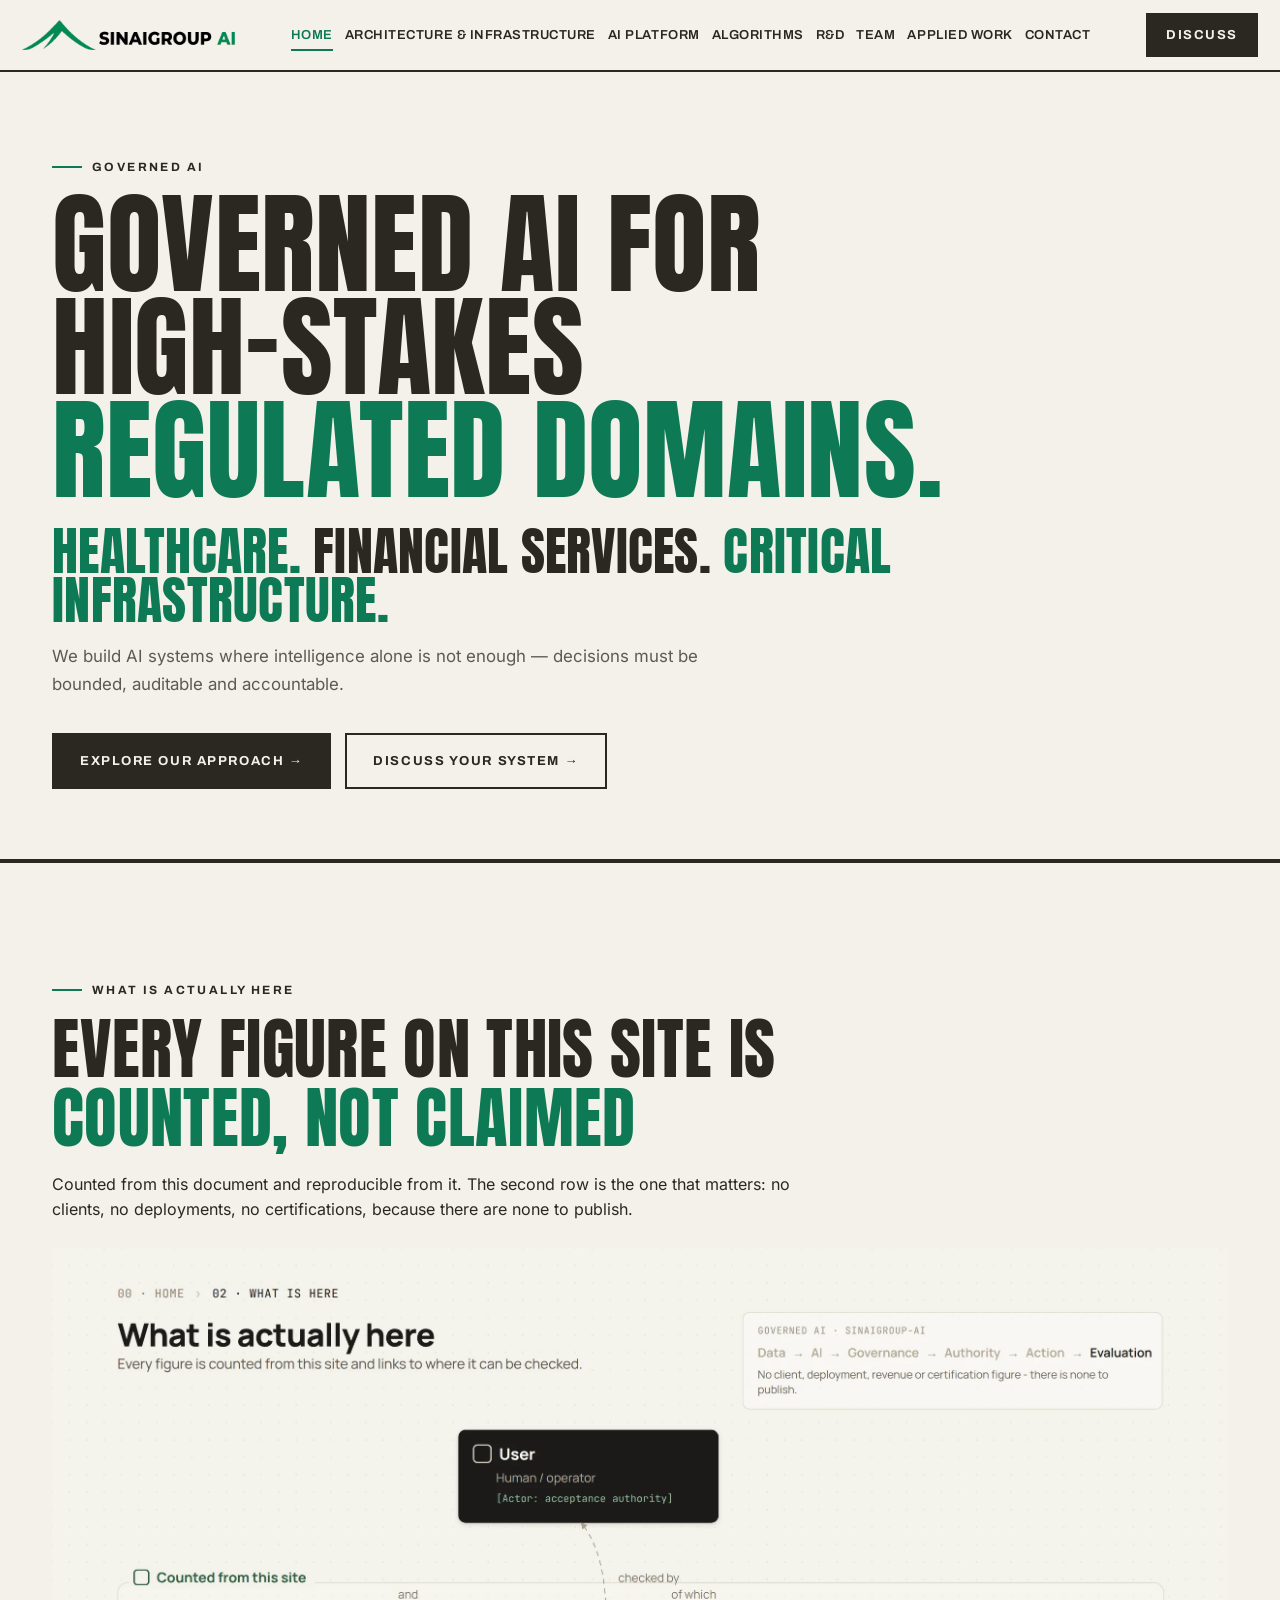
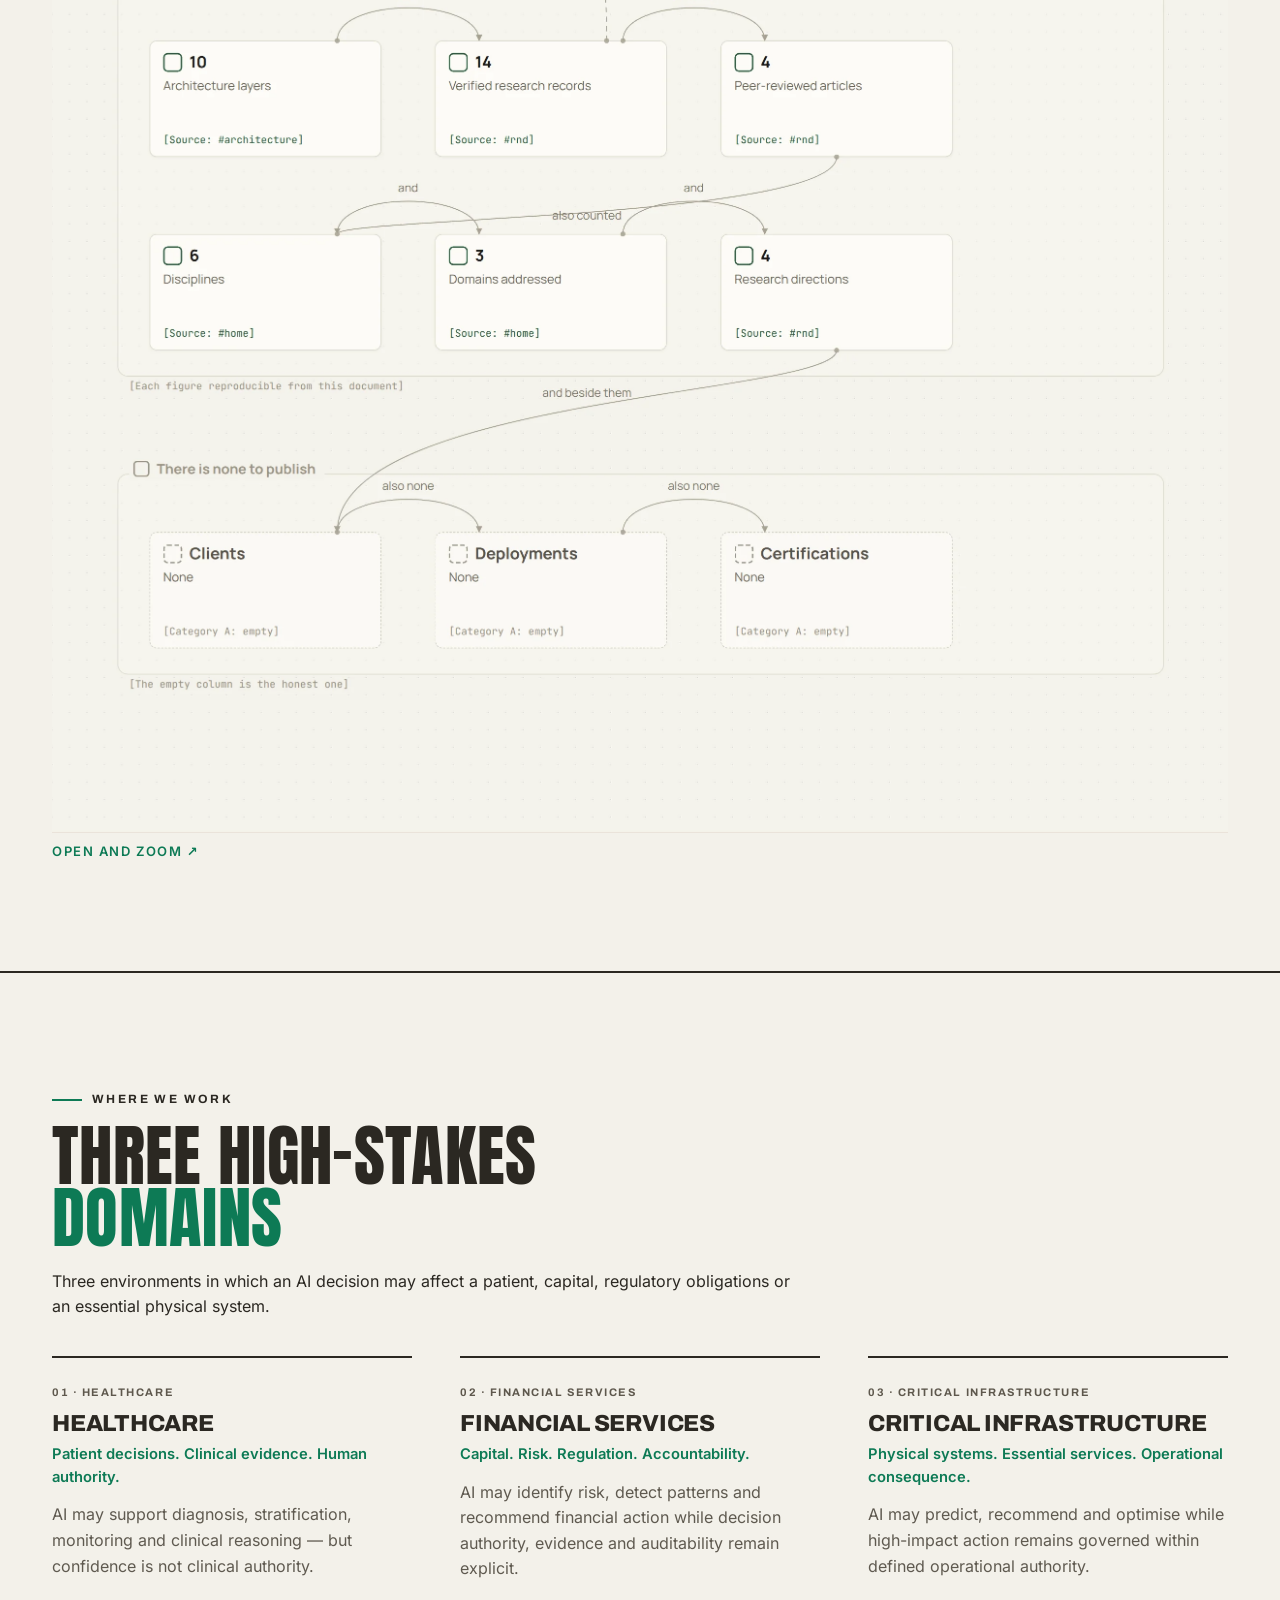
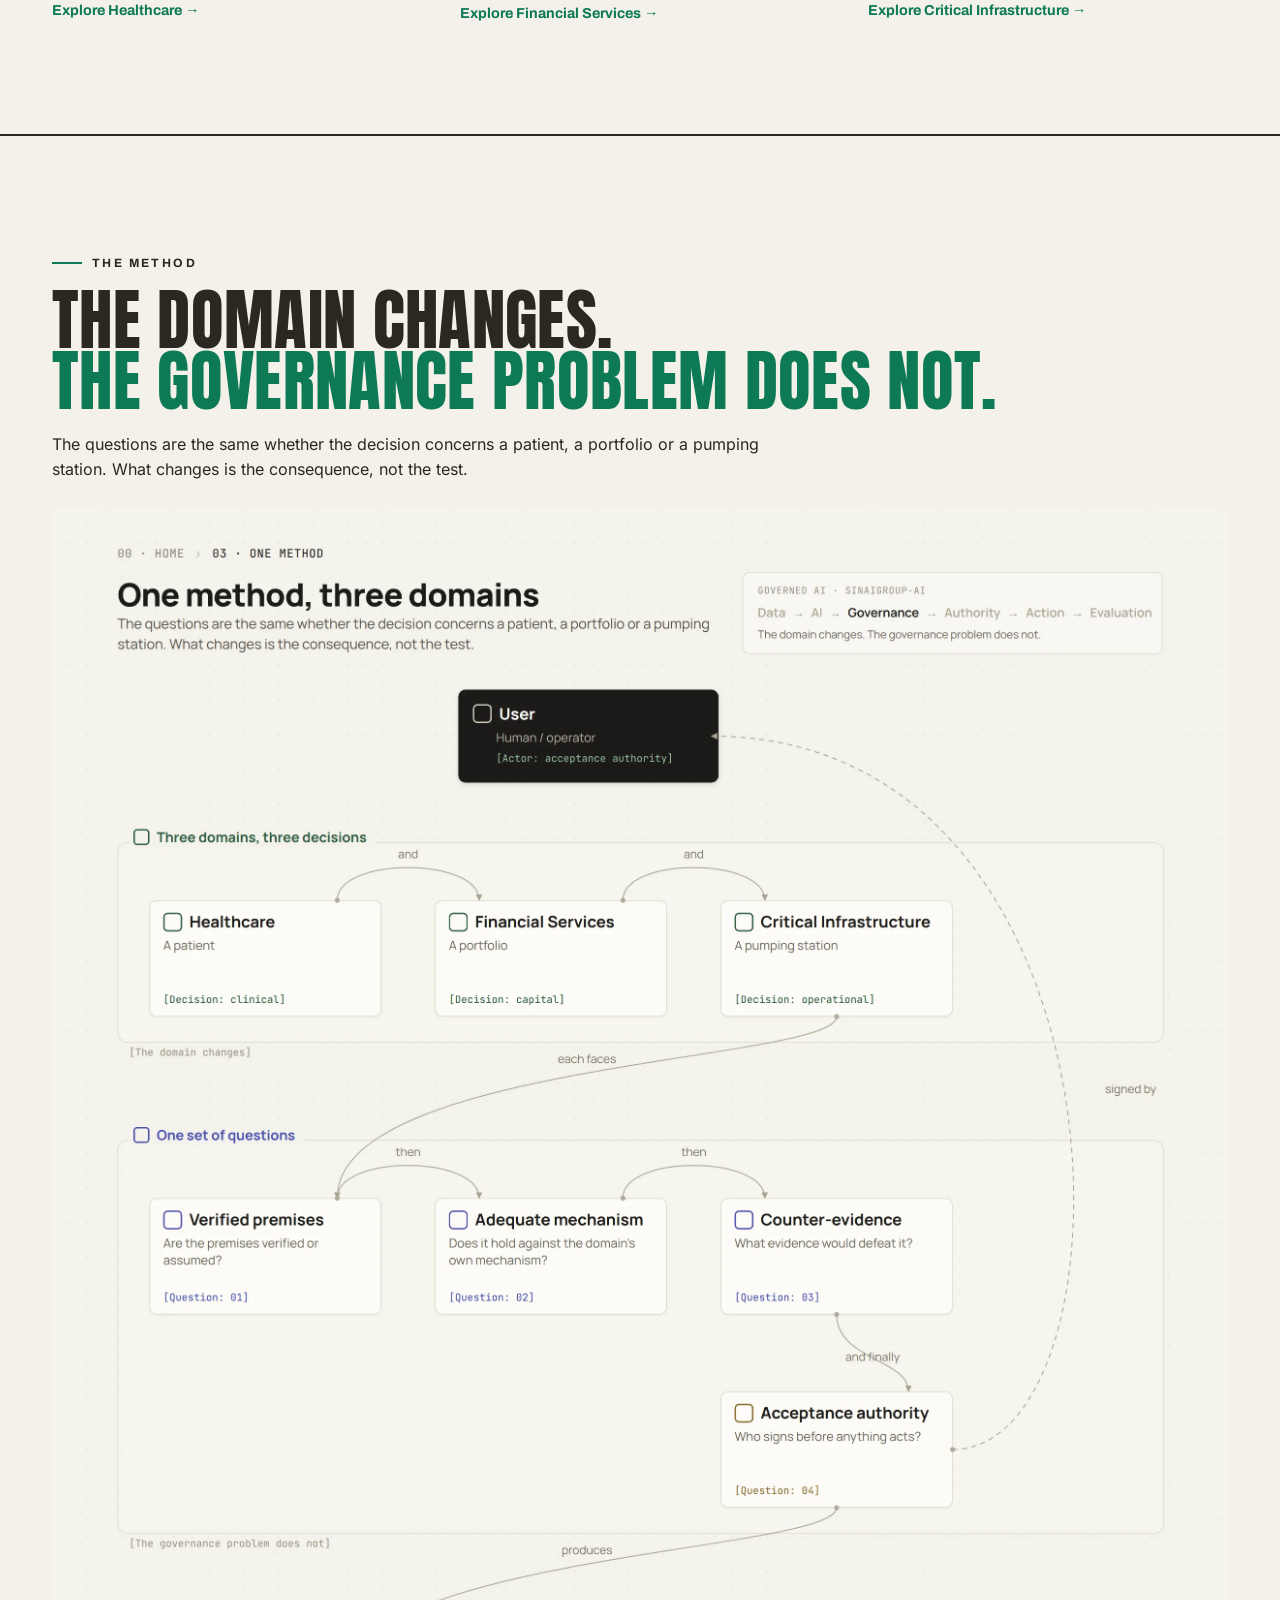
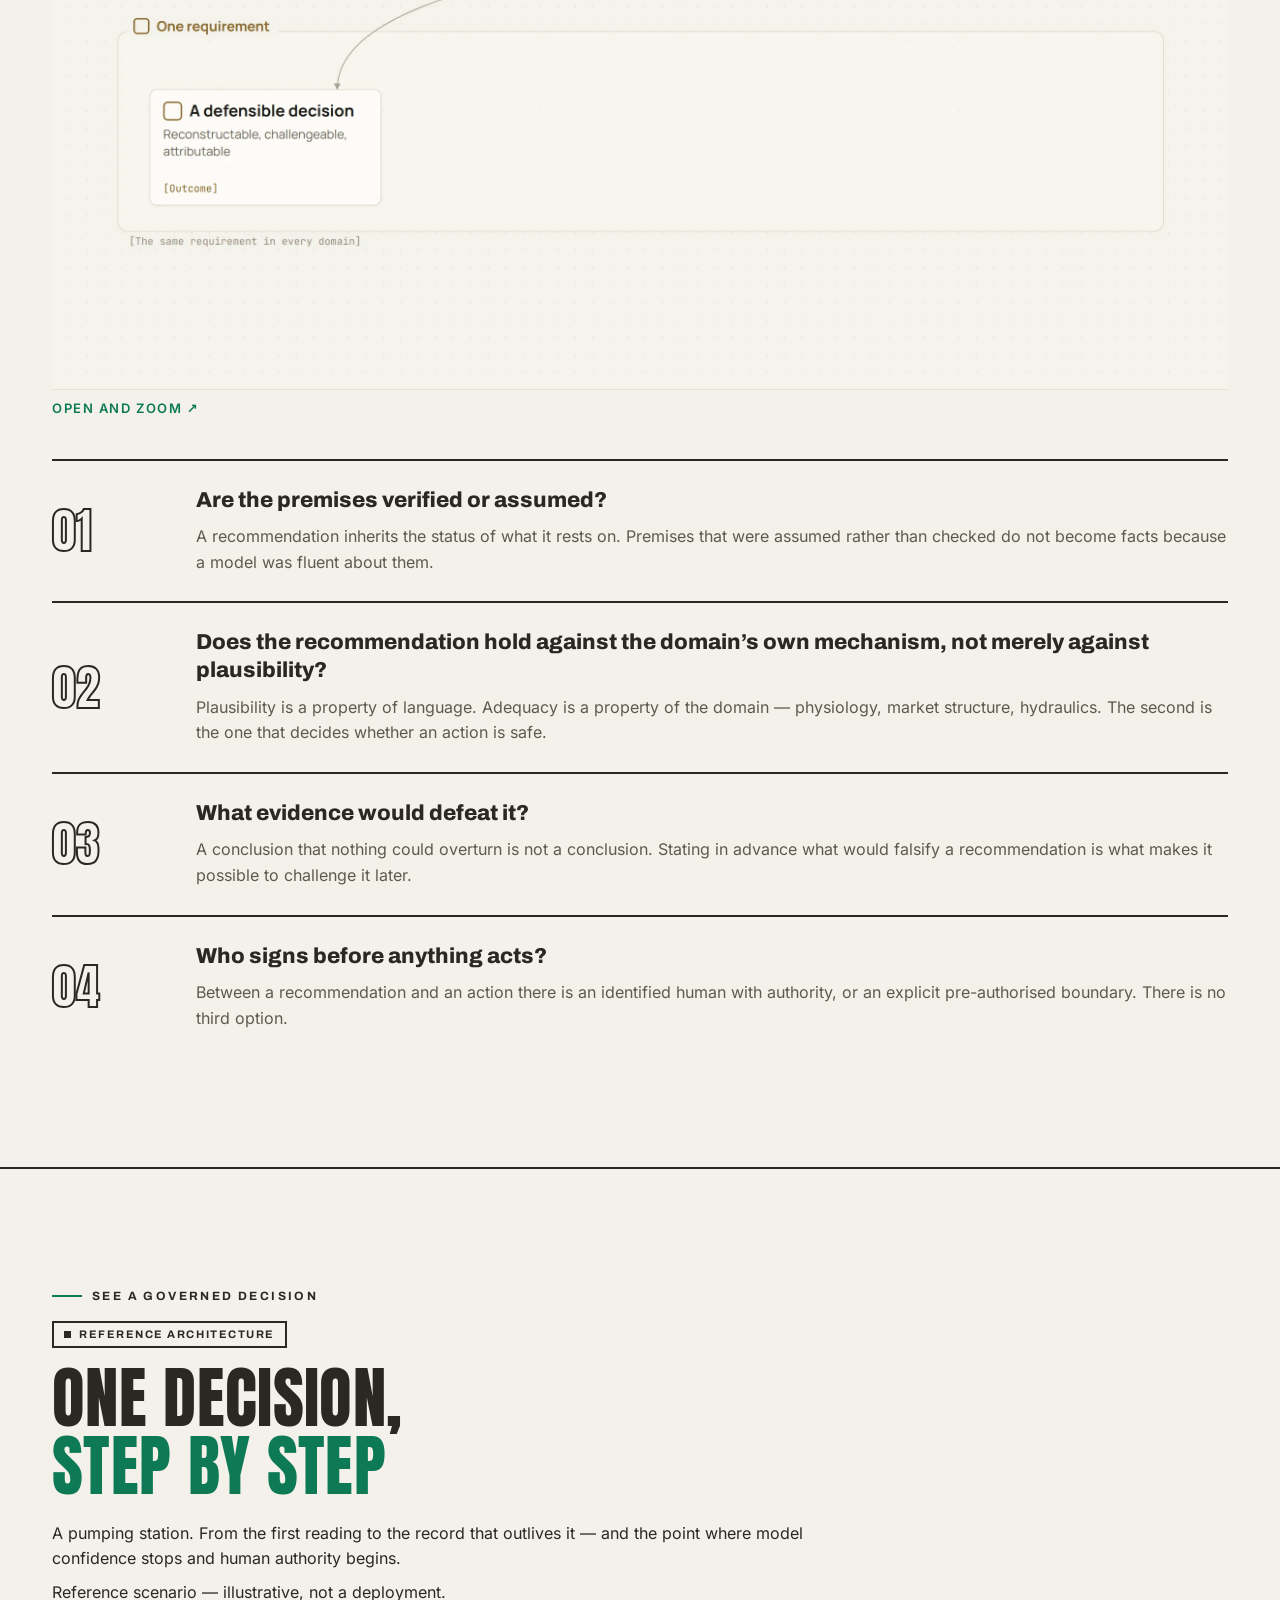
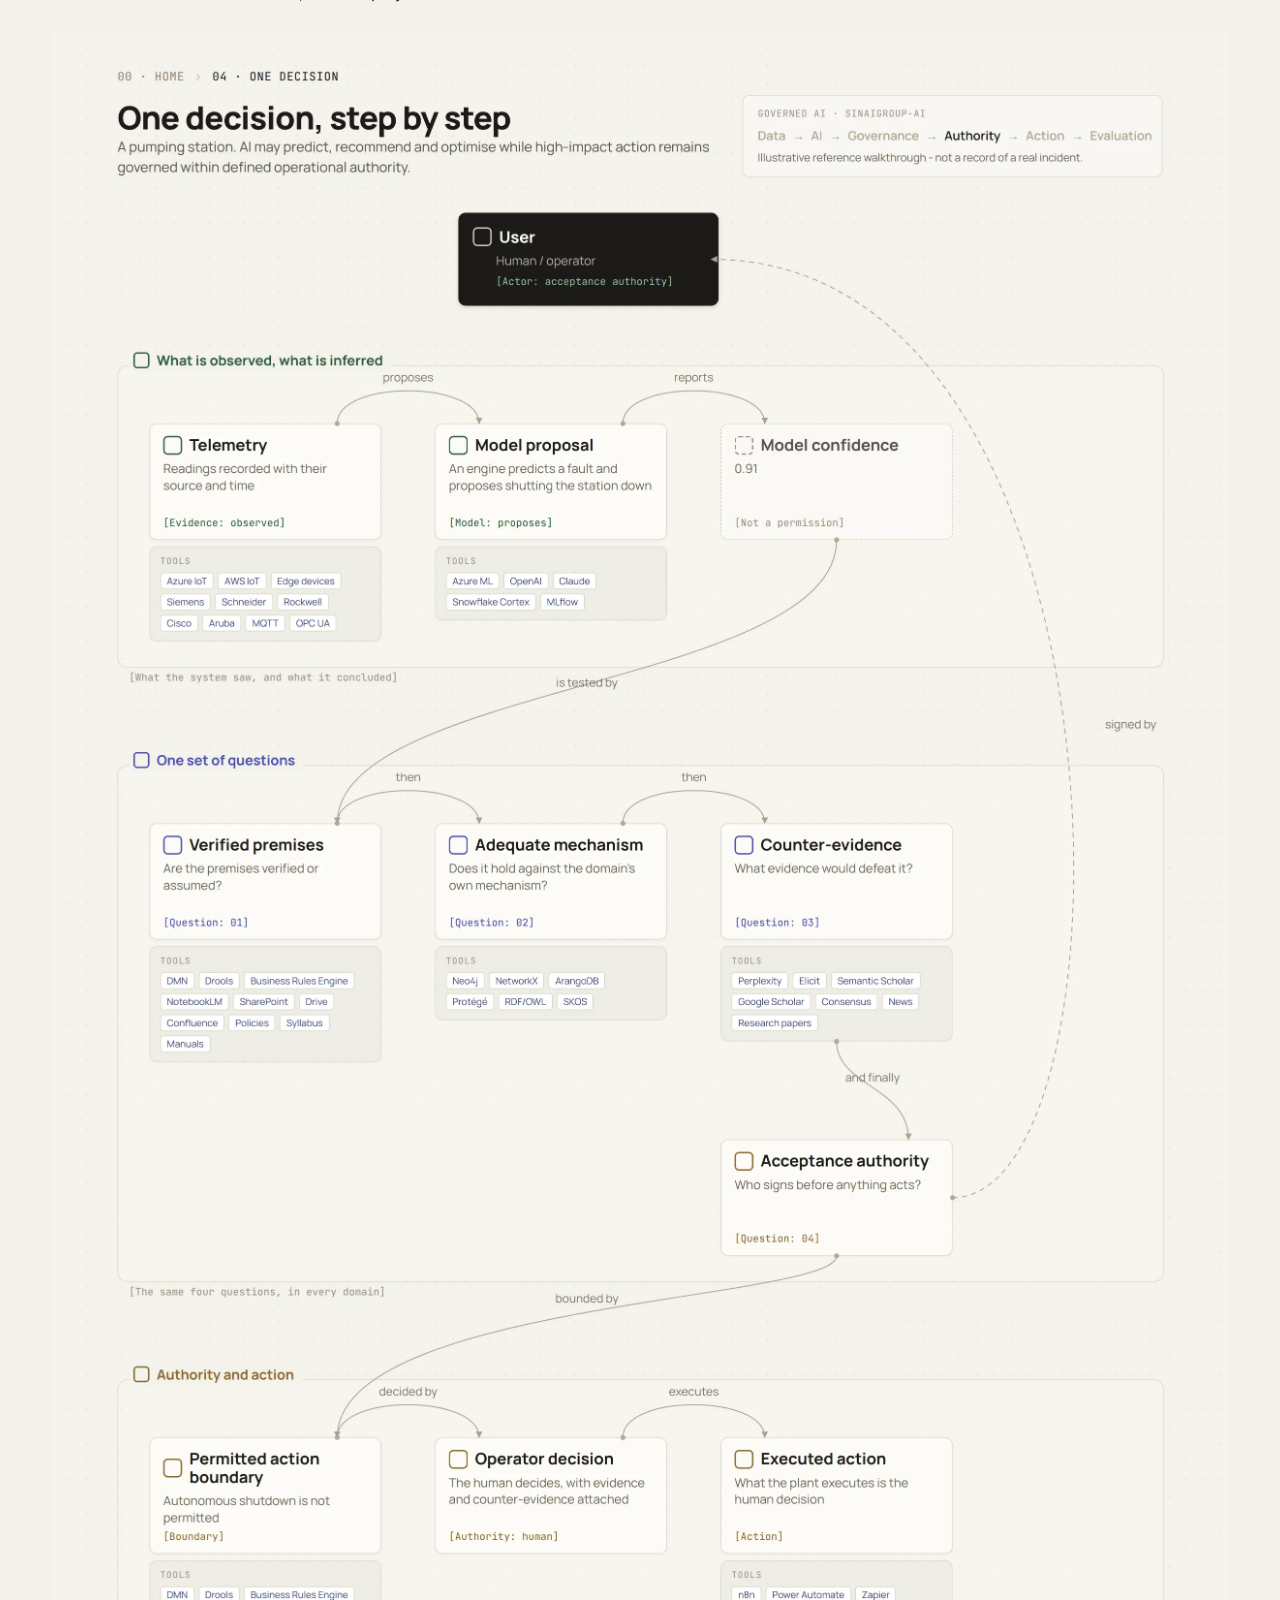
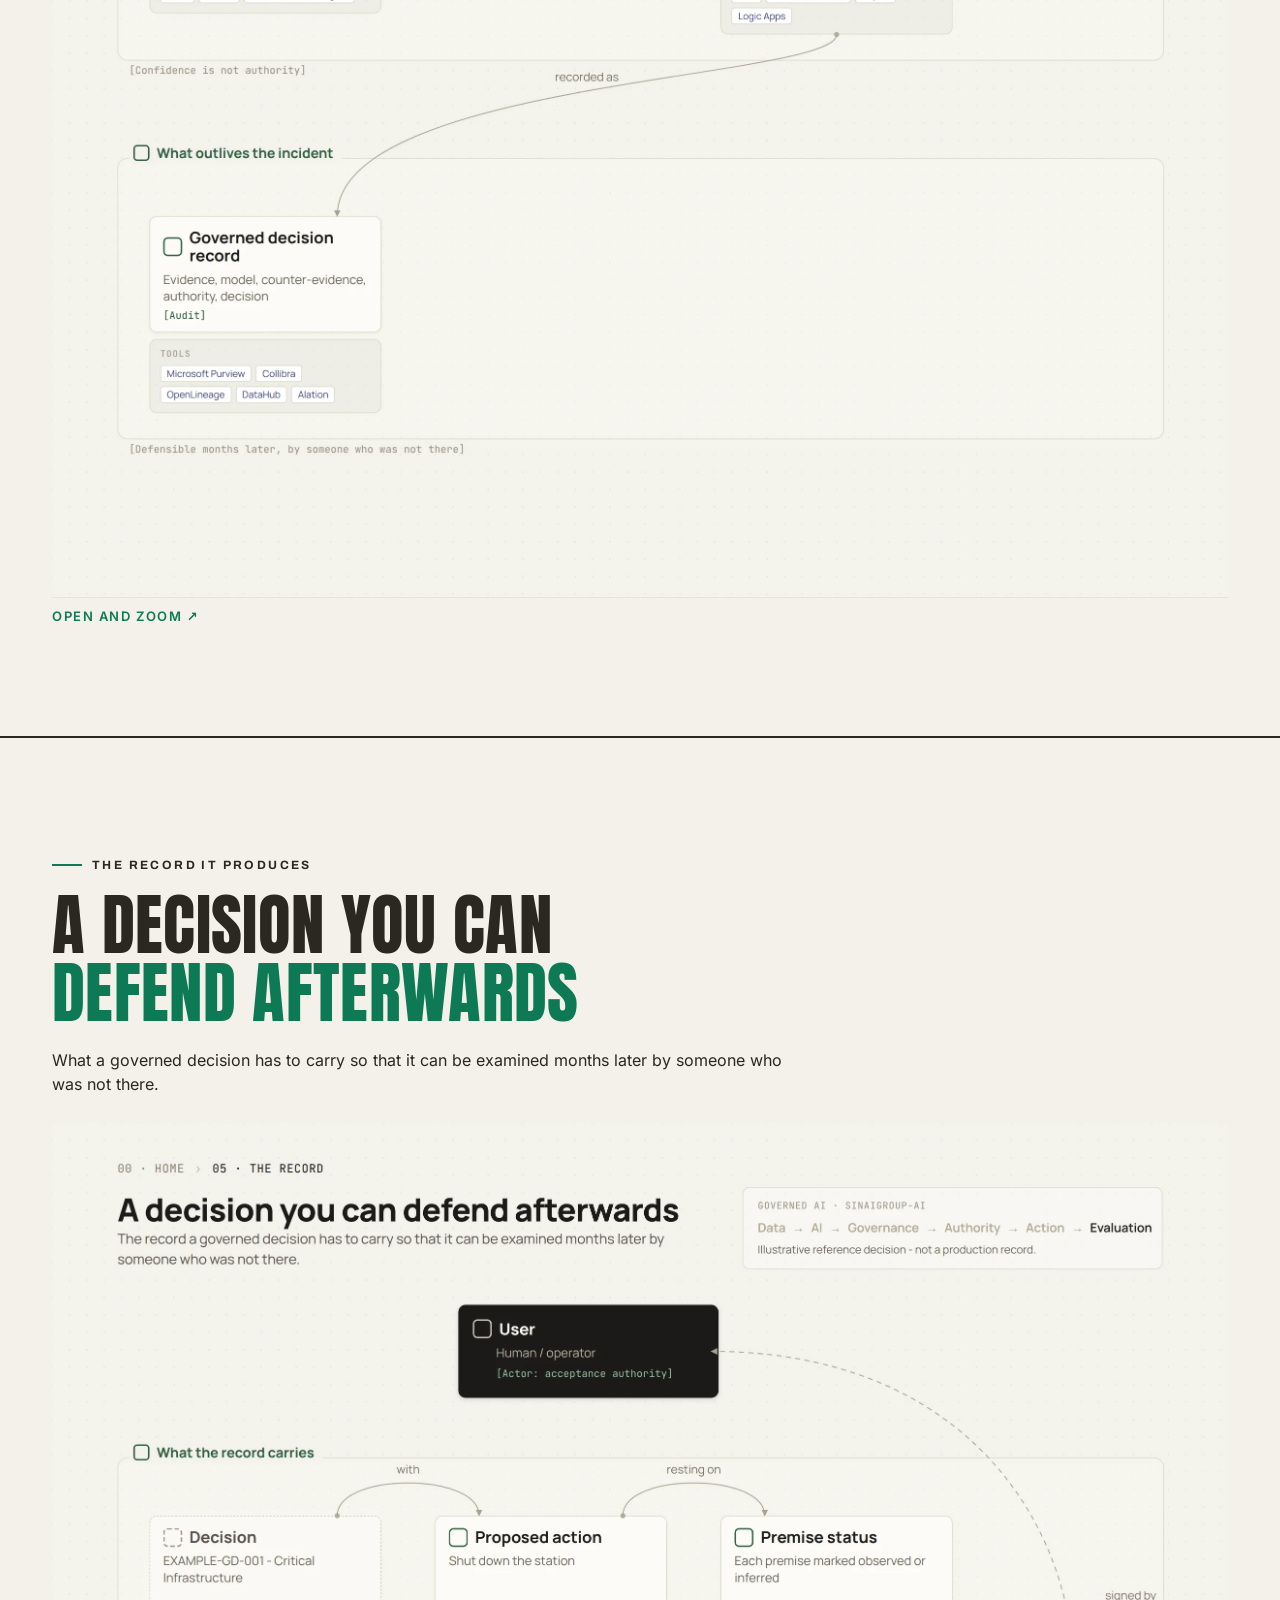
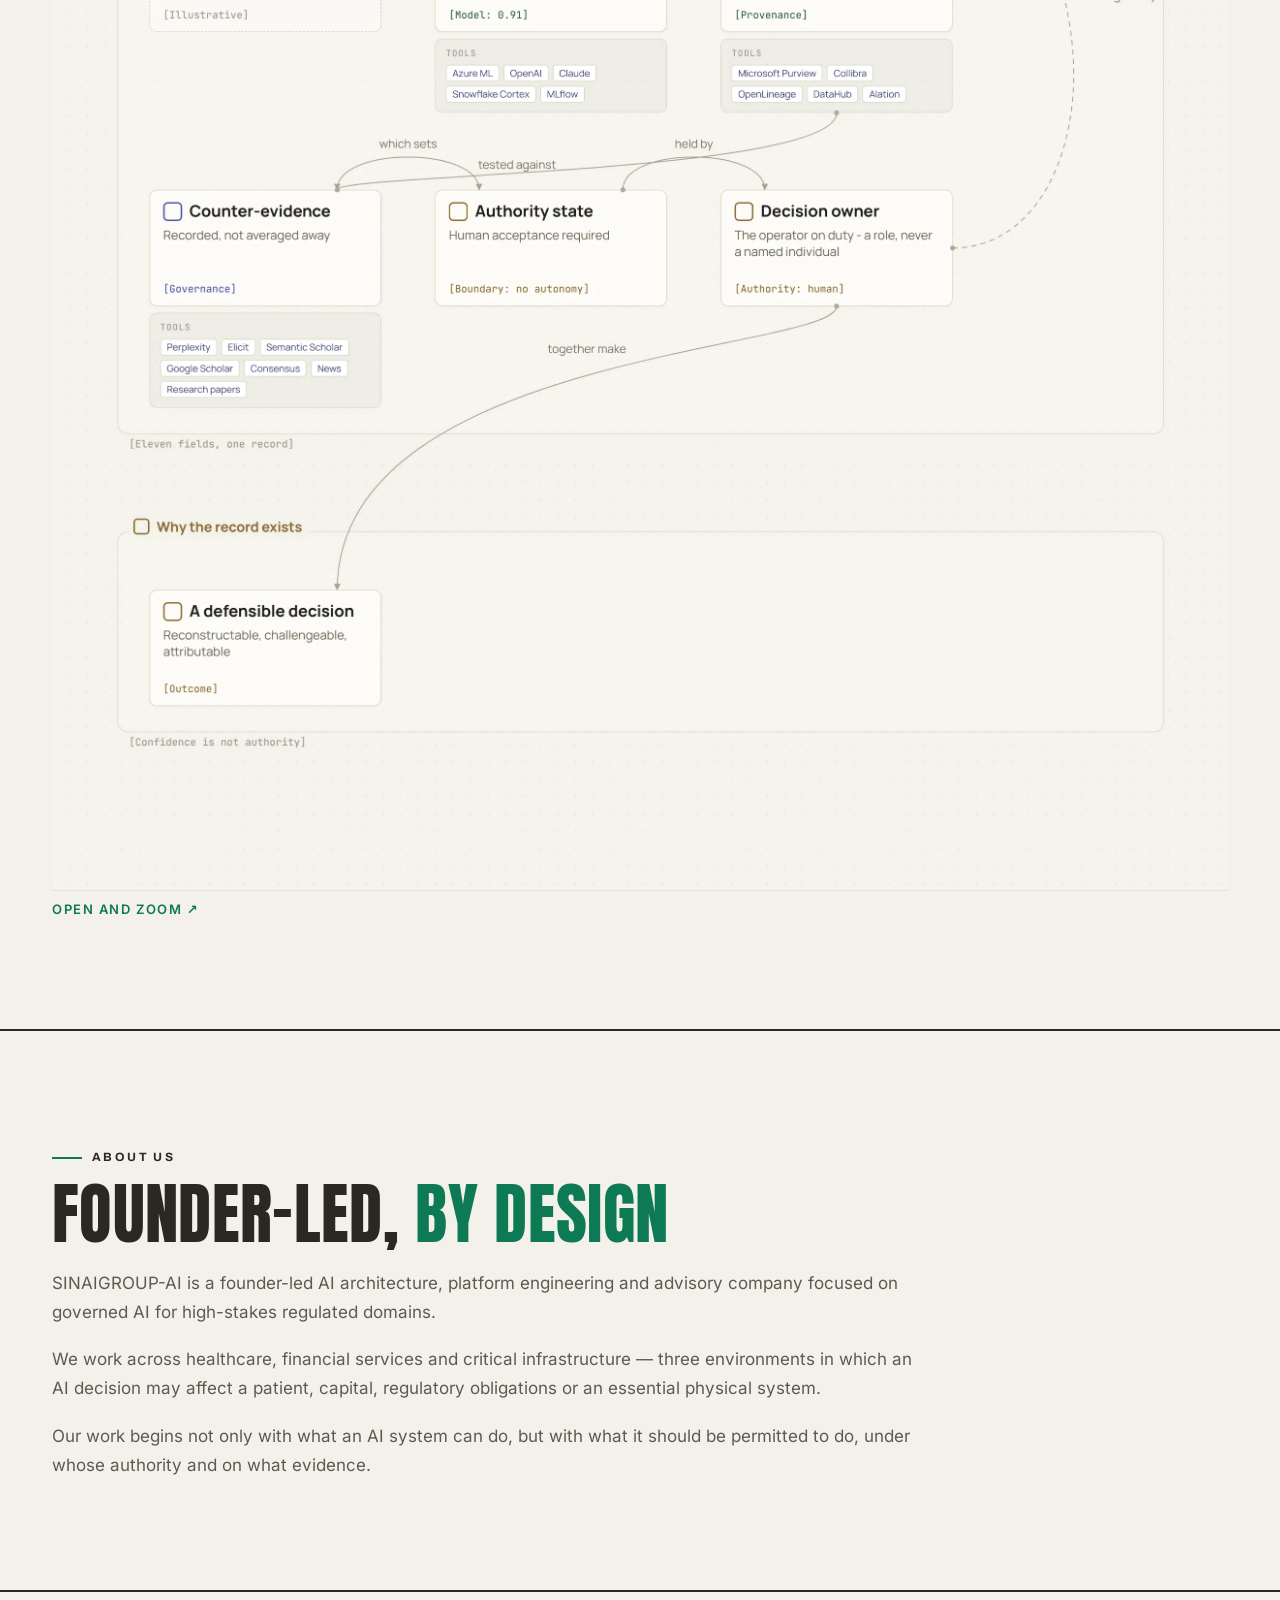
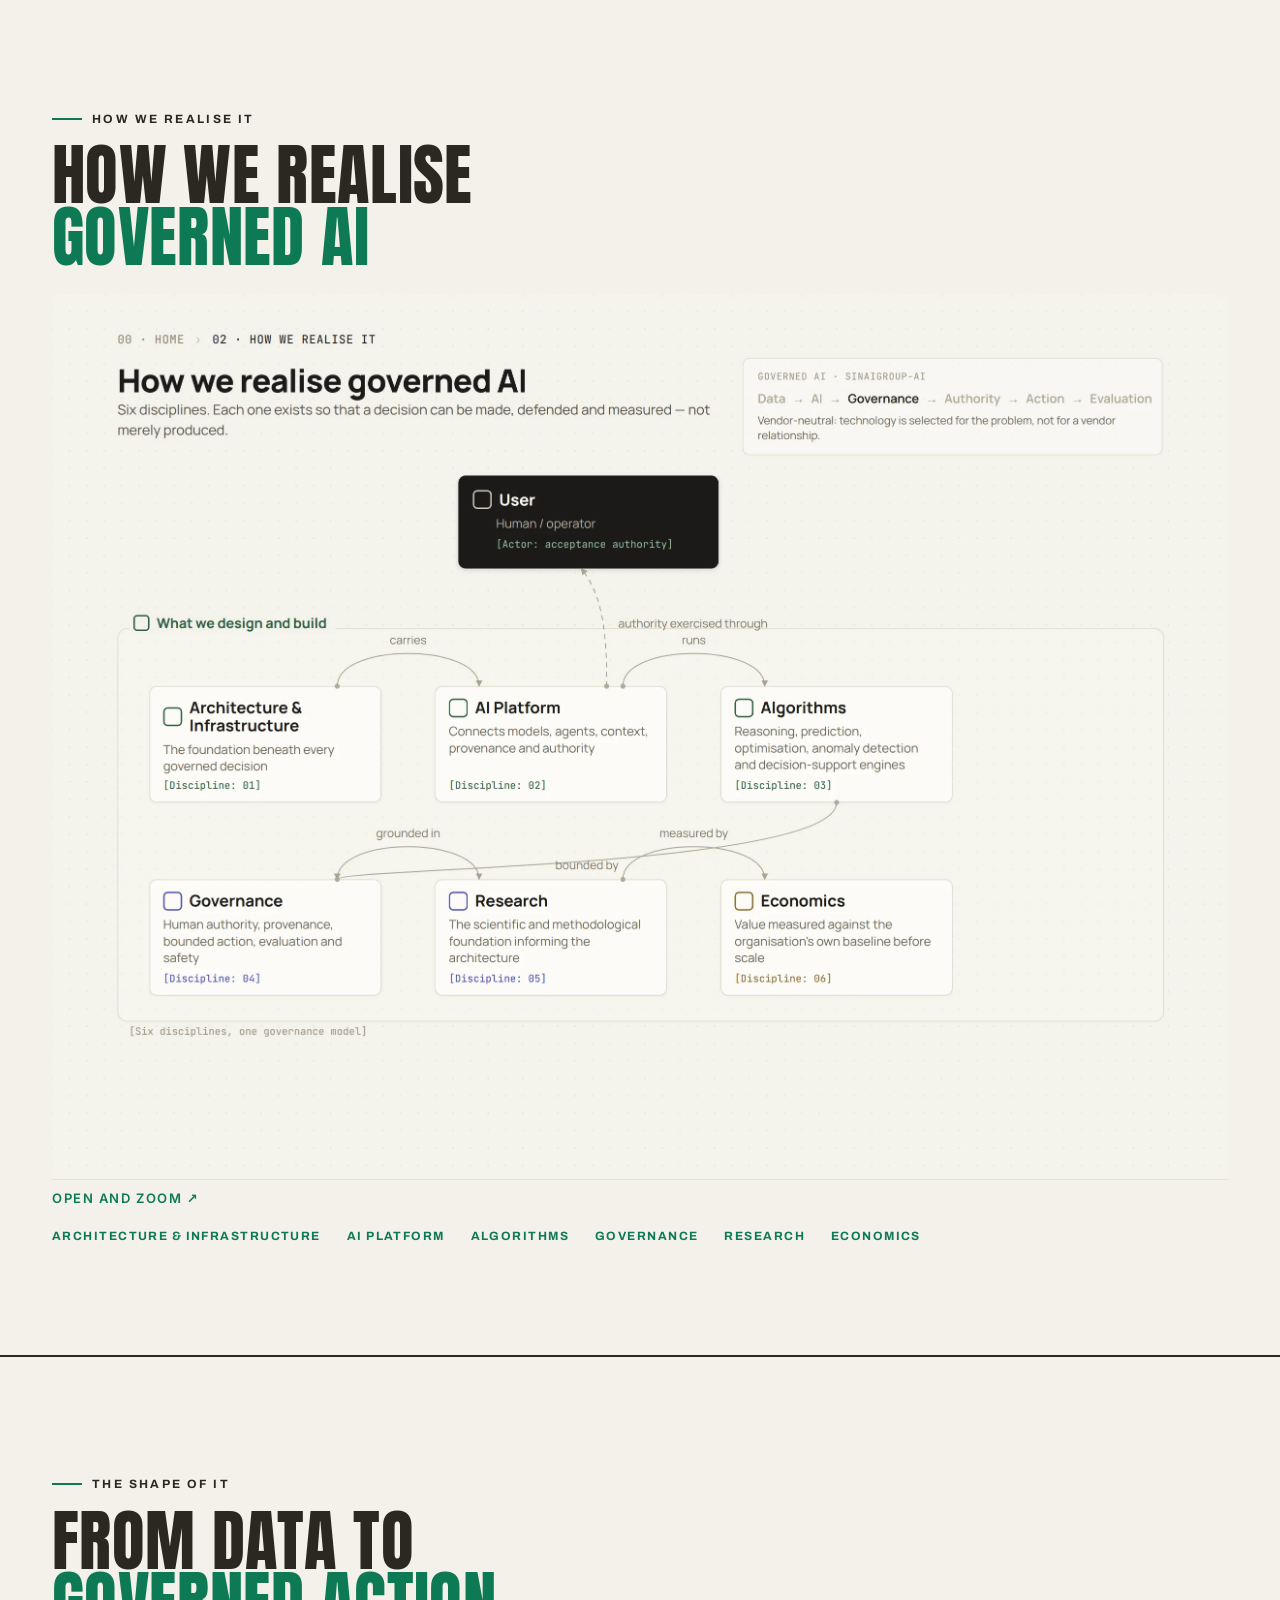
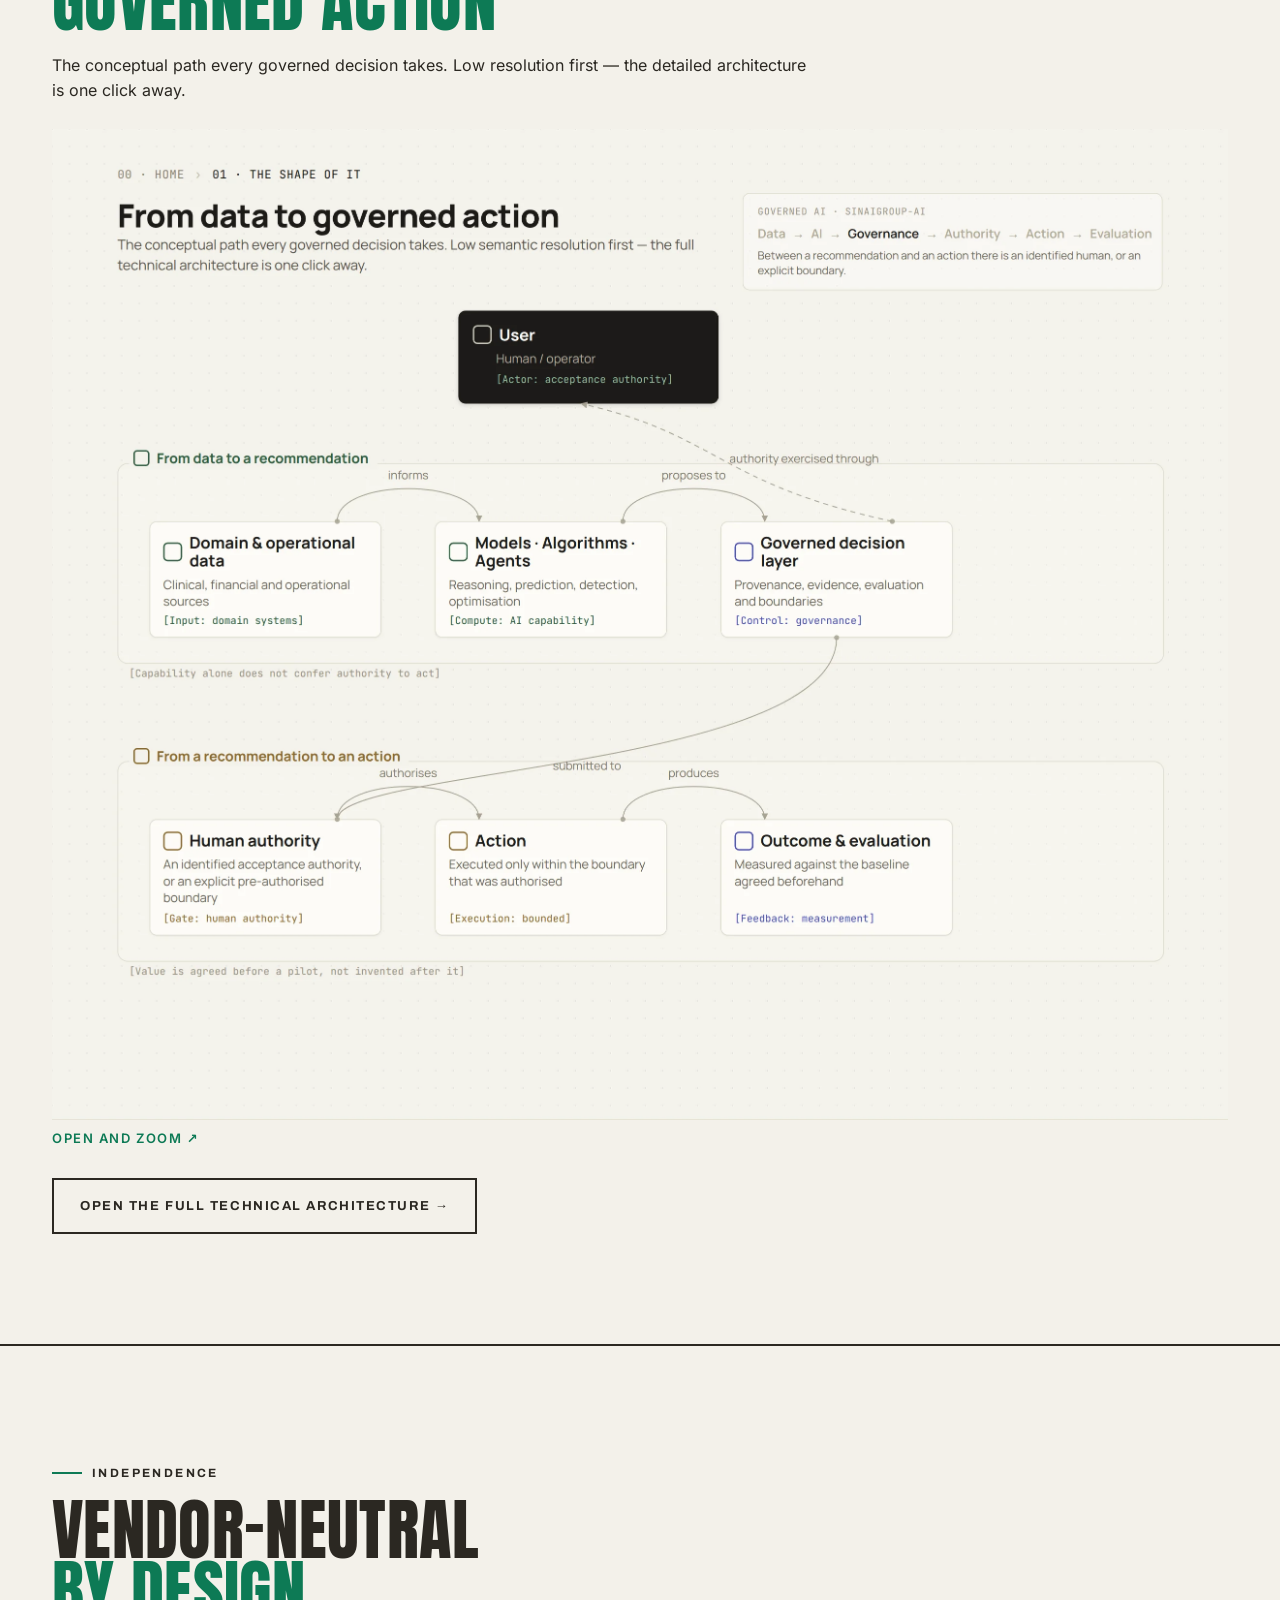
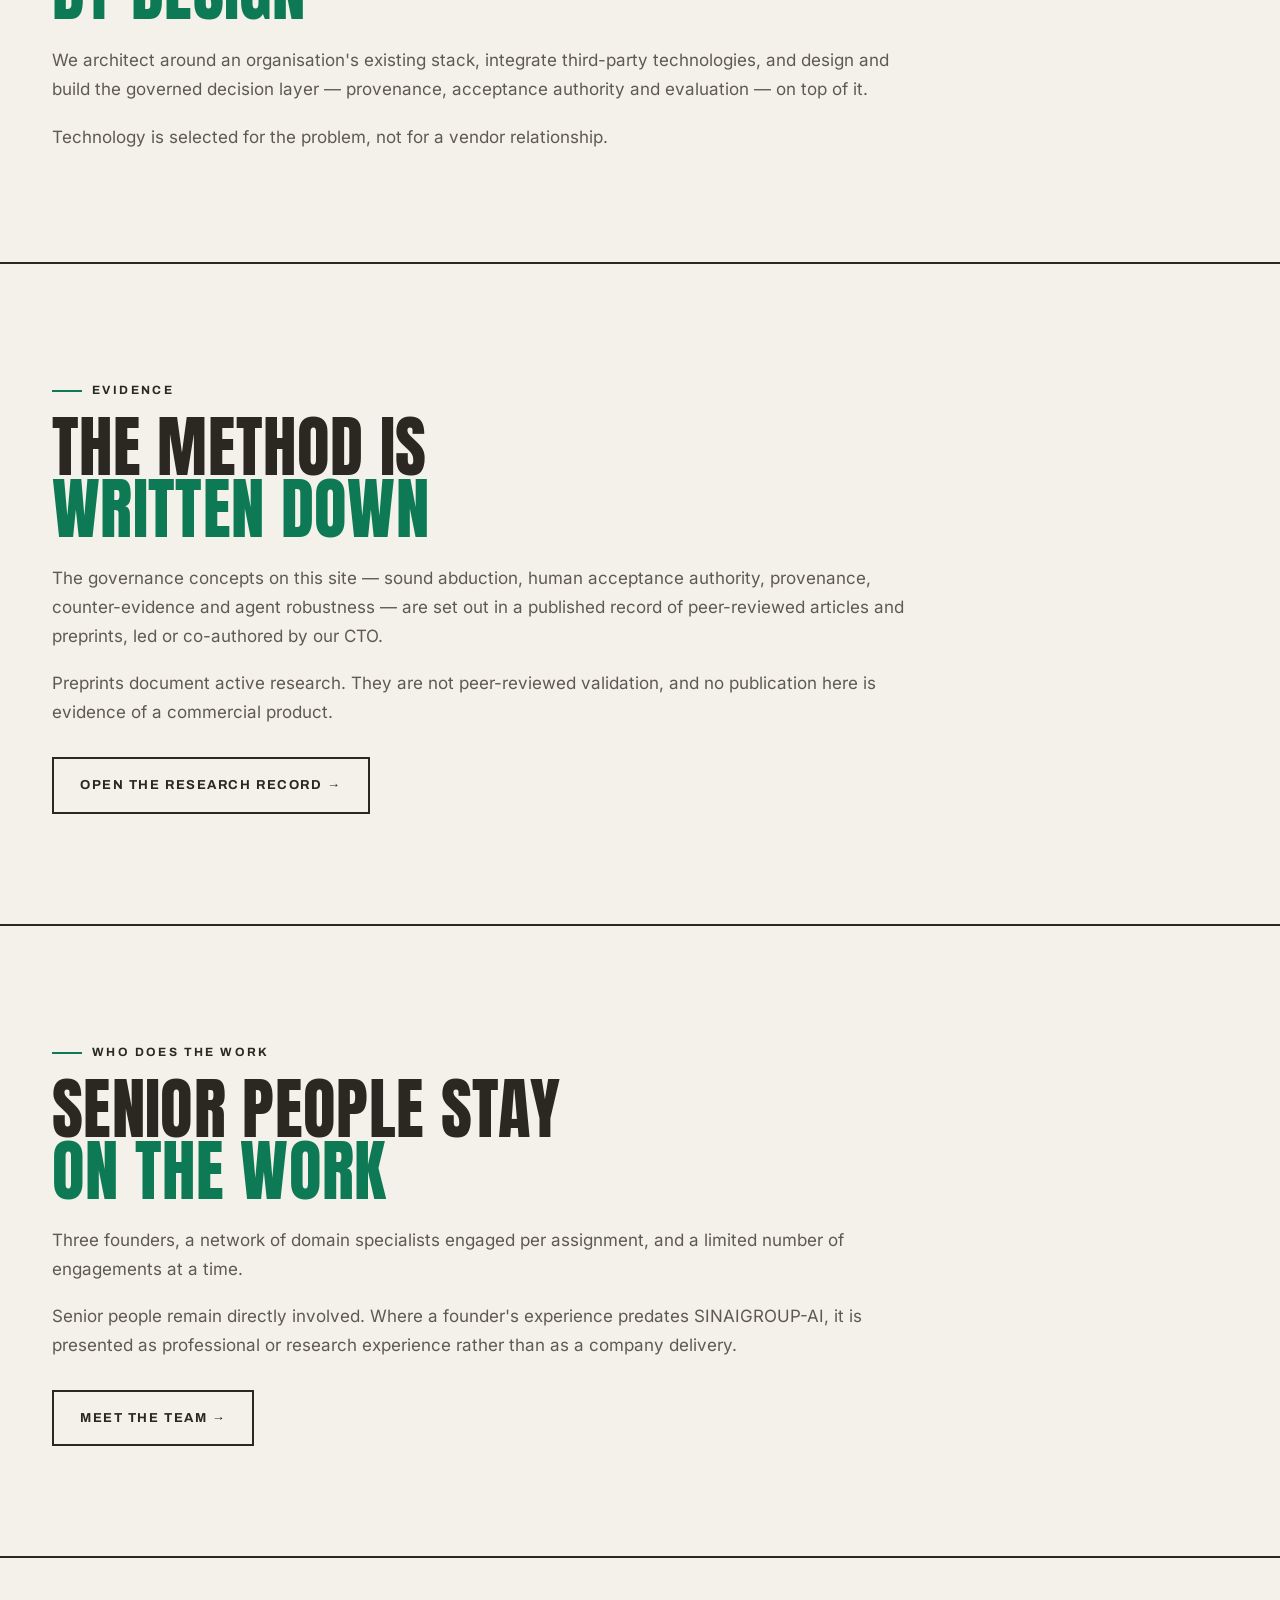
<file: preview/index.html>
<!DOCTYPE html><html lang="en" class="is-home"><head>
<meta charset="UTF-8">
<meta name="viewport" content="width=device-width, initial-scale=1.0">
<title>SINAIGROUP-AI | Governed AI for High-Stakes Regulated Domains</title>
<meta name="description" content="Governed AI architecture and advisory for healthcare, financial services and critical infrastructure, with human authority, provenance, bounded action and evaluation.">
<meta name="robots" content="noindex,nofollow">
<link rel="canonical" href="https://www.sinaigroup-ai.com/"><meta property="og:type" content="website"><meta property="og:site_name" content="SINAIGROUP-AI"><meta property="og:locale" content="en"><meta property="og:image" content="https://www.sinaigroup-ai.com/assets/og-cover.png"><meta property="og:image:width" content="1200"><meta property="og:image:height" content="630"><meta property="og:image:alt" content="SINAIGROUP-AI — Governed AI for high-stakes regulated domains"><meta name="twitter:card" content="summary_large_image"><meta name="twitter:image" content="https://www.sinaigroup-ai.com/assets/og-cover.png"><script type="application/ld+json">{"@context":"https://schema.org","@type":"Organization","name":"SINAIGROUP-AI","legalName":"SINAIGROUP AI LTD","identifier":"517382610","foundingDate":"2026-07-27","address":{"@type":"PostalAddress","addressCountry":"IL"},"url":"https://www.sinaigroup-ai.com/","email":"don.elan@sinaigroup-ai.com","description":"Founder-led AI architecture, platform engineering and advisory company focused on governed AI for high-stakes regulated domains: healthcare, financial services and critical infrastructure.","knowsAbout":["Governed AI","AI governance","AI architecture","Healthcare AI","Financial services AI","Critical infrastructure","Provenance","Human acceptance authority"],"founder":[{"@type":"Person","name":"Dr. Don Elan"},{"@type":"Person","name":"Emanuel Shirbint"},{"@type":"Person","name":"Prof. Eli Shnaider"}]}</script>
<meta name="theme-color" content="#f3f1ea">
<link rel="icon" href="data:image/svg+xml,<svg xmlns='http://www.w3.org/2000/svg' viewBox='0 0 64 64'><rect width='64' height='64' fill='%232b2822'/><path d='M8 44 L32 20 L56 44 L48 44 L32 29 L16 44 Z' fill='%2317a877'/><path d='M12 46 L32 27 L34 30 L26 38 L30 36 Z' fill='%2317a877'/></svg>">
<script data-ql-detect="">
(function () {
  var isiOS =
    /iPhone|iPad|iPod/i.test(navigator.userAgent) ||
    (navigator.platform === 'MacIntel' && navigator.maxTouchPoints > 1);
  if (location.protocol === 'file:' && isiOS) {
    document.documentElement.classList.add('ios-file-preview');
  }
})();
</script><link rel="stylesheet" href="assets/site.css?v=4">
<meta property="og:title" content="SINAIGROUP-AI | Governed AI for High-Stakes Regulated Domains"><meta property="og:description" content="Governed AI architecture and advisory for healthcare, financial services and critical infrastructure, with human authority, provenance, bounded action and evaluation."><meta name="twitter:title" content="SINAIGROUP-AI | Governed AI for High-Stakes Regulated Domains"><meta name="twitter:description" content="Governed AI architecture and advisory for healthcare, financial services and critical infrastructure, with human authority, provenance, bounded action and evaluation."><meta property="og:url" content="https://www.sinaigroup-ai.com/"><meta name="twitter:url" content="https://www.sinaigroup-ai.com/"></head>
<body><header class="ghdr" id="ghdr"><span class="ghdr-anchor" id="menu-home"></span><span class="ghdr-anchor" id="menu-architecture"></span><span class="ghdr-anchor" id="menu-ai-platform"></span><span class="ghdr-anchor" id="menu-algorithms"></span><span class="ghdr-anchor" id="menu-rnd"></span><span class="ghdr-anchor" id="menu-team"></span><span class="ghdr-anchor" id="menu-case-studies"></span><span class="ghdr-anchor" id="menu-contact"></span><nav class="ghdr-menu" aria-label="Main" id="ghdrMenu"><a href="#home"><span class="gnum" aria-hidden="true">00</span><span class="glbl">Home</span></a><a href="#architecture"><span class="gnum" aria-hidden="true">01</span><span class="glbl">Architecture</span></a><a href="#ai-platform"><span class="gnum" aria-hidden="true">02</span><span class="glbl">AI Platform</span></a><a href="#algorithms"><span class="gnum" aria-hidden="true">03</span><span class="glbl">Algorithms</span></a><a href="#rnd"><span class="gnum" aria-hidden="true">04</span><span class="glbl">R&amp;D</span></a><a href="#team"><span class="gnum" aria-hidden="true">05</span><span class="glbl">Team</span></a><a href="#case-studies"><span class="gnum" aria-hidden="true">06</span><span class="glbl">Applied Work</span></a><a href="#contact"><span class="gnum" aria-hidden="true">07</span><span class="glbl">Contact</span></a></nav><div class="ghdr-main"><a class="ghdr-logo" href="#home" aria-label="SINAIGROUP-AI — home"><img src="assets/img/2a863839.png" alt="SINAIGROUP-AI"></a><a class="ghdr-toggle gt-open" data-r="home" href="#menu-home" aria-controls="ghdrMenu" aria-expanded="false" aria-label="Open the section menu"><span class="gt-label">Sections</span><span class="gt-icon" aria-hidden="true">≡</span></a><a class="ghdr-toggle gt-open" data-r="architecture" href="#menu-architecture" aria-controls="ghdrMenu" aria-expanded="false" aria-label="Open the section menu"><span class="gt-label">Sections</span><span class="gt-icon" aria-hidden="true">≡</span></a><a class="ghdr-toggle gt-open" data-r="ai-platform" href="#menu-ai-platform" aria-controls="ghdrMenu" aria-expanded="false" aria-label="Open the section menu"><span class="gt-label">Sections</span><span class="gt-icon" aria-hidden="true">≡</span></a><a class="ghdr-toggle gt-open" data-r="algorithms" href="#menu-algorithms" aria-controls="ghdrMenu" aria-expanded="false" aria-label="Open the section menu"><span class="gt-label">Sections</span><span class="gt-icon" aria-hidden="true">≡</span></a><a class="ghdr-toggle gt-open" data-r="rnd" href="#menu-rnd" aria-controls="ghdrMenu" aria-expanded="false" aria-label="Open the section menu"><span class="gt-label">Sections</span><span class="gt-icon" aria-hidden="true">≡</span></a><a class="ghdr-toggle gt-open" data-r="team" href="#menu-team" aria-controls="ghdrMenu" aria-expanded="false" aria-label="Open the section menu"><span class="gt-label">Sections</span><span class="gt-icon" aria-hidden="true">≡</span></a><a class="ghdr-toggle gt-open" data-r="case-studies" href="#menu-case-studies" aria-controls="ghdrMenu" aria-expanded="false" aria-label="Open the section menu"><span class="gt-label">Sections</span><span class="gt-icon" aria-hidden="true">≡</span></a><a class="ghdr-toggle gt-open" data-r="contact" href="#menu-contact" aria-controls="ghdrMenu" aria-expanded="false" aria-label="Open the section menu"><span class="gt-label">Sections</span><span class="gt-icon" aria-hidden="true">≡</span></a><a class="ghdr-toggle gt-close" data-r="home" href="#home" aria-controls="ghdrMenu" aria-expanded="true" aria-label="Close the section menu"><span class="gt-label">Close</span><span class="gt-icon" aria-hidden="true">×</span></a><a class="ghdr-toggle gt-close" data-r="architecture" href="#architecture" aria-controls="ghdrMenu" aria-expanded="true" aria-label="Close the section menu"><span class="gt-label">Close</span><span class="gt-icon" aria-hidden="true">×</span></a><a class="ghdr-toggle gt-close" data-r="ai-platform" href="#ai-platform" aria-controls="ghdrMenu" aria-expanded="true" aria-label="Close the section menu"><span class="gt-label">Close</span><span class="gt-icon" aria-hidden="true">×</span></a><a class="ghdr-toggle gt-close" data-r="algorithms" href="#algorithms" aria-controls="ghdrMenu" aria-expanded="true" aria-label="Close the section menu"><span class="gt-label">Close</span><span class="gt-icon" aria-hidden="true">×</span></a><a class="ghdr-toggle gt-close" data-r="rnd" href="#rnd" aria-controls="ghdrMenu" aria-expanded="true" aria-label="Close the section menu"><span class="gt-label">Close</span><span class="gt-icon" aria-hidden="true">×</span></a><a class="ghdr-toggle gt-close" data-r="team" href="#team" aria-controls="ghdrMenu" aria-expanded="true" aria-label="Close the section menu"><span class="gt-label">Close</span><span class="gt-icon" aria-hidden="true">×</span></a><a class="ghdr-toggle gt-close" data-r="case-studies" href="#case-studies" aria-controls="ghdrMenu" aria-expanded="true" aria-label="Close the section menu"><span class="gt-label">Close</span><span class="gt-icon" aria-hidden="true">×</span></a><a class="ghdr-toggle gt-close" data-r="contact" href="#contact" aria-controls="ghdrMenu" aria-expanded="true" aria-label="Close the section menu"><span class="gt-label">Close</span><span class="gt-icon" aria-hidden="true">×</span></a></div></header>
<div class="view" id="home" data-view="home">
<a class="skip-link" href="#main-home">Skip to content</a>
<div id="prog-home"></div><header id="hdr-home"><div class="wrap nav">
<a href="#home" class="logo" aria-label="SINAIGROUP-AI — home"><img src="assets/img/2a863839.png" alt="SINAIGROUP-AI"></a>
<nav class="nav-links" id="nav-links-home" aria-label="Main">
<a href="#home" class="act">Home</a>
<a href="#architecture" class="">Architecture &amp; Infrastructure</a>
<a href="#ai-platform" class="">AI Platform</a>
<a href="#algorithms" class="">Algorithms</a>
<a href="#rnd" class="">R&amp;D</a>
<a href="#team" class="">Team</a><a href="#case-studies">Applied Work</a>
<a href="#contact" class="">Contact</a>
</nav>
<a href="#contact" class="btn btn-p demo-btn" style="padding:10px 18px">Discuss</a>
<button class="burger" id="brg-home" type="button" aria-label="Open main menu" aria-expanded="false" aria-controls="nav-links-home">☰</button>
</div></header>
<main id="main-home">

<section class="phead"><div class="wrap">
<span class="tag">Governed AI</span>
<h1 style="margin-top:16px">Governed AI for<br><span style="white-space:nowrap">high<span class="uh">-</span>stakes</span><br><span class="gold">regulated domains.</span></h1>
<p class="hdomains">Healthcare. <span class="ink">Financial Services.</span> Critical Infrastructure.</p>
<p class="hlead">We build AI systems where intelligence alone is not enough — decisions must be bounded, auditable and accountable.</p>
<div class="hactions">
<a class="btn btn-p" href="#architecture">Explore our approach →</a>
<a class="btn btn-o" href="#contact">Discuss your system →</a>
</div>
</div></section>
<section class="section"><div class="wrap">
<span class="tag">What is actually here</span>
<h2 style="font-size:clamp(2.2rem,5.5vw,4.2rem);margin-top:16px;line-height:1.02">Every figure on this site is<br><span class="gold">counted, not claimed</span></h2>
<p class="sub" style="max-width:760px;margin-top:20px">Counted from this document and reproducible from it. The second row is the one that matters: no clients, no deployments, no certifications, because there are none to publish.</p>
<figure class="dfig"><a href="../diagrams/home-facts.webp" target="_blank" rel="noopener"><img src="../diagrams/home-facts.webp" width="2427" height="2445" loading="lazy" decoding="async" alt="What is actually here — diagram"></a><figcaption>Open and zoom &#8599;</figcaption></figure>
</div></section>


<section class="section"><div class="wrap">
<span class="tag rv">Where we work</span>
<h2 class="rv" style="font-size:clamp(2.2rem,5.5vw,4.2rem);margin-top:16px">Three high<span class="uh">-</span>stakes<br><span class="gold">domains</span></h2>
<p class="sub rv" style="max-width:760px;margin-top:20px">Three environments in which an AI decision may affect a patient, capital, regulatory obligations or an essential physical system.</p>
<div class="dgrid rv">
<a class="dcard" href="healthcare/">
<span class="dk">01 · Healthcare</span>
<h3>Healthcare</h3>
<p class="dd">Patient decisions. Clinical evidence. Human authority.</p>
<p>AI may support diagnosis, stratification, monitoring and clinical reasoning — but confidence is not clinical authority.</p>
<span class="dgo">Explore Healthcare &rarr;</span>
</a>
<a class="dcard" href="financial-services/">
<span class="dk">02 · Financial Services</span>
<h3>Financial Services</h3>
<p class="dd">Capital. Risk. Regulation. Accountability.</p>
<p>AI may identify risk, detect patterns and recommend financial action while decision authority, evidence and auditability remain explicit.</p>
<span class="dgo">Explore Financial Services &rarr;</span>
</a>
<a class="dcard" href="critical-infrastructure/">
<span class="dk">03 · Critical Infrastructure</span>
<h3>Critical Infrastructure</h3>
<p class="dd">Physical systems. Essential services. Operational consequence.</p>
<p>AI may predict, recommend and optimise while high-impact action remains governed within defined operational authority.</p>
<span class="dgo">Explore Critical Infrastructure &rarr;</span>
</a>
</div>
</div></section>

<section class="section"><div class="wrap">
<span class="tag rv">The method</span>
<h2 class="rv" style="font-size:clamp(2.2rem,5.5vw,4.2rem);margin-top:16px">The domain changes.<br><span class="gold">The governance problem does not.</span></h2>
<p class="sub rv" style="max-width:760px;margin-top:20px">The questions are the same whether the decision concerns a patient, a portfolio or a pumping station. What changes is the consequence, not the test.</p>
<figure class="dfig rv"><a href="../diagrams/home-method.webp" target="_blank" rel="noopener"><img src="../diagrams/home-method.webp" width="2427" height="3060" loading="lazy" decoding="async" alt="One method, three domains: a decision about a patient, a portfolio or a pumping station each faces the same four questions — are the premises verified or assumed, does it hold against the domain&#8217;s own mechanism, what evidence would defeat it, who signs before anything acts — and each must produce a decision that is reconstructable, challengeable and attributable. The domain changes; the governance problem does not."></a><figcaption>Open and zoom &#8599;</figcaption></figure>
<div class="srows qrows">
<div class="srow rv ordrow" data-ord-head="row-title"><div class="rnum ord">01</div><div><h3 class="rtitle">Are the premises verified or assumed?</h3><div class="rsub">A recommendation inherits the status of what it rests on. Premises that were assumed rather than checked do not become facts because a model was fluent about them.</div></div></div>
<div class="srow rv ordrow" data-ord-head="row-title"><div class="rnum ord">02</div><div><h3 class="rtitle">Does the recommendation hold against the domain&#8217;s own mechanism, not merely against plausibility?</h3><div class="rsub">Plausibility is a property of language. Adequacy is a property of the domain — physiology, market structure, hydraulics. The second is the one that decides whether an action is safe.</div></div></div>
<div class="srow rv ordrow" data-ord-head="row-title"><div class="rnum ord">03</div><div><h3 class="rtitle">What evidence would defeat it?</h3><div class="rsub">A conclusion that nothing could overturn is not a conclusion. Stating in advance what would falsify a recommendation is what makes it possible to challenge it later.</div></div></div>
<div class="srow rv ordrow" data-ord-head="row-title"><div class="rnum ord">04</div><div><h3 class="rtitle">Who signs before anything acts?</h3><div class="rsub">Between a recommendation and an action there is an identified human with authority, or an explicit pre-authorised boundary. There is no third option.</div></div></div>
</div>
</div></section>
<section class="section"><div class="wrap">
<span class="tag">See a governed decision</span>
<div style="margin-top:14px"><span class="mb mb-ref"><span class="sr">Status: </span>Reference architecture</span></div>
<h2 style="font-size:clamp(2.2rem,5.5vw,4.2rem);margin-top:16px;line-height:1.02">One decision,<br><span class="gold">step by step</span></h2>
<p class="sub" style="max-width:760px;margin-top:20px">A pumping station. From the first reading to the record that outlives it &mdash; and the point where model confidence stops and human authority begins.</p>
<p class="sub" style="max-width:760px;margin-top:10px">Reference scenario &mdash; illustrative, not a deployment.</p>
<figure class="dfig"><a href="../diagrams/home-decision.webp" target="_blank" rel="noopener"><img src="../diagrams/home-decision.webp" width="2427" height="4472" loading="lazy" decoding="async" alt="One decision, step by step — diagram"></a><figcaption>Open and zoom &#8599;</figcaption></figure>
</div></section>

<section class="section"><div class="wrap">
<span class="tag">The record it produces</span>
<h2 style="font-size:clamp(2.2rem,5.5vw,4.2rem);margin-top:16px;line-height:1.02">A decision you can<br><span class="gold">defend afterwards</span></h2>
<p class="sub" style="max-width:760px;margin-top:20px">What a governed decision has to carry so that it can be examined months later by someone who was not there.</p>
<figure class="dfig"><a href="../diagrams/home-record.webp" target="_blank" rel="noopener"><img src="../diagrams/home-record.webp" width="2427" height="2822" loading="lazy" decoding="async" alt="A decision you can defend afterwards — diagram"></a><figcaption>Open and zoom &#8599;</figcaption></figure>
</div></section>


<section class="section"><div class="wrap">
<span class="tag rv">About us</span>
<h2 class="rv" style="font-size:clamp(2.2rem,5.5vw,4.2rem);margin-top:16px">Founder<span class="uh">-</span>led, <span class="gold">by design</span></h2>
<div class="prose rv" style="margin-top:24px">
<p>SINAIGROUP-AI is a founder-led AI architecture, platform engineering and advisory company focused on governed AI for high-stakes regulated domains.</p>
<p>We work across healthcare, financial services and critical infrastructure — three environments in which an AI decision may affect a patient, capital, regulatory obligations or an essential physical system.</p>
<p>Our work begins not only with what an AI system can do, but with what it should be permitted to do, under whose authority and on what evidence.</p>
</div>
</div></section>

<section class="section"><div class="wrap">
<span class="tag rv">How we realise it</span>
<h2 class="rv" style="font-size:clamp(2.2rem,5.5vw,4.2rem);margin-top:16px">How we realise<br><span class="gold">governed AI</span></h2>
<figure class="dfig rv"><a href="../diagrams/home-capabilities.webp" target="_blank" rel="noopener"><img src="../diagrams/home-capabilities.webp" width="2427" height="1830" loading="lazy" decoding="async" alt="Six disciplines: Architecture &amp; Infrastructure, AI Platform and Algorithms carry the work; Governance, Research and Economics bound, ground and measure it."></a><figcaption>Open and zoom &#8599;</figcaption></figure>
<p class="clinks rv"><a href="#architecture">Architecture &amp; Infrastructure</a><a href="#ai-platform">AI Platform</a><a href="#algorithms">Algorithms</a><a href="#ai-platform">Governance</a><a href="#rnd">Research</a><a href="#home--economics">Economics</a></p>
</div></section>

<section class="section"><div class="wrap">
<span class="tag rv">The shape of it</span>
<h2 class="rv" style="font-size:clamp(2.2rem,5.5vw,4.2rem);margin-top:16px">From data to<br><span class="gold">governed action</span></h2>
<p class="sub rv" style="max-width:760px;margin-top:20px">The conceptual path every governed decision takes. Low resolution first — the detailed architecture is one click away.</p>
<figure class="dfig rv"><a href="../diagrams/home-flow.webp" target="_blank" rel="noopener"><img src="../diagrams/home-flow.webp" width="2427" height="2046" loading="lazy" decoding="async" alt="From data to governed action: domain and operational data inform models, algorithms and agents, which propose to the governed decision layer; that is submitted to human authority — an identified acceptance authority or an explicit pre-authorised boundary — which authorises action, which produces outcome and evaluation. Authority is exercised through the governed decision layer by the User."></a><figcaption>Open and zoom &#8599;</figcaption></figure>
<div style="margin-top:30px"><a class="btn btn-o" href="#architecture">Open the full technical architecture →</a></div>
</div></section>

<section class="section"><div class="wrap">
<span class="tag rv">Independence</span>
<h2 class="rv" style="font-size:clamp(2.2rem,5.5vw,4.2rem);margin-top:16px">Vendor<span class="uh">-</span>neutral<br><span class="gold">by design</span></h2>
<div class="prose rv" style="margin-top:24px">
<p>We architect around an organisation's existing stack, integrate third-party technologies, and design and build the governed decision layer — provenance, acceptance authority and evaluation — on top of it.</p>
<p>Technology is selected for the problem, not for a vendor relationship.</p>
</div>
</div></section>

<section class="section"><div class="wrap">
<span class="tag rv">Evidence</span>
<h2 class="rv" style="font-size:clamp(2.2rem,5.5vw,4.2rem);margin-top:16px">The method is<br><span class="gold">written down</span></h2>
<div class="prose rv" style="margin-top:24px">
<p>The governance concepts on this site — sound abduction, human acceptance authority, provenance, counter-evidence and agent robustness — are set out in a published record of peer-reviewed articles and preprints, led or co-authored by our CTO.</p>
<p>Preprints document active research. They are not peer-reviewed validation, and no publication here is evidence of a commercial product.</p>
</div>
<div style="margin-top:30px"><a class="btn btn-o" href="#rnd">Open the research record →</a></div>
</div></section>

<section class="section"><div class="wrap">
<span class="tag rv">Who does the work</span>
<h2 class="rv" style="font-size:clamp(2.2rem,5.5vw,4.2rem);margin-top:16px">Senior people stay<br><span class="gold">on the work</span></h2>
<div class="prose rv" style="margin-top:24px">
<p>Three founders, a network of domain specialists engaged per assignment, and a limited number of engagements at a time.</p>
<p>Senior people remain directly involved. Where a founder's experience predates SINAIGROUP-AI, it is presented as professional or research experience rather than as a company delivery.</p>
</div>
<div style="margin-top:30px"><a class="btn btn-o" href="#team">Meet the team →</a></div>
</div></section>

<section class="section" id="economics"><div class="wrap">
<span class="tag rv">Economics</span>
<h2 class="rv" style="font-size:clamp(2.2rem,5.5vw,4.2rem);margin-top:16px">Governed AI must produce<br><span class="gold">measurable value</span></h2>
<div class="egrid rv">
<div class="ecell"><span class="dk">Baseline</span><h3>What happens today?</h3><p>What the current process costs or produces, established before anything is built.</p></div>
<div class="ecell"><span class="dk">Target</span><h3>What measurable outcome should change?</h3><p>Agreed in advance, in the organisation's own units, not in generic percentages.</p></div>
<div class="ecell"><span class="dk">Evaluation</span><h3>Did it change, and what was it worth?</h3><p>Measured against the baseline after the pilot, including the cases where it did not.</p></div>
</div>
</div></section>

<section class="cta"><div class="wrap">
<span class="tag" style="justify-content:center;color:var(--bg)">Start here</span>
<h2 style="margin-top:16px">Discuss a high<span class="uh">-</span>stakes<br>AI decision</h2>
<p>Tell us what decision matters, what evidence it depends on, and what happens if it is wrong.</p>
<a href="#contact" class="btn btn-p">Start the conversation →</a>
</div></section>

</main>
<footer><div class="wrap">
<div class="foot">
<span class="logo"><img src="assets/img/2a863839.png" alt="SINAIGROUP-AI"></span>
<nav class="foot-links" aria-label="Footer"><a href="healthcare/">Healthcare</a><a href="financial-services/">Financial Services</a><a href="critical-infrastructure/">Critical Infrastructure</a><a href="#architecture">Architecture &amp; Infrastructure</a><a href="#ai-platform">AI Platform</a><a href="#algorithms">Algorithms</a><a href="#rnd">R&amp;D</a><a href="#team">Team</a><a href="#case-studies">Applied Work</a><a href="#contact">Contact</a></nav>
<span class="copy">Governed AI for high-stakes regulated domains · Healthcare · Financial Services · Critical Infrastructure<br>SINAIGROUP AI LTD · Company No. 517382610 · Israel<br>© 2026 SINAIGROUP AI LTD. All rights reserved.</span>
</div>
</div></footer>
</div>
<div class="view" id="architecture" data-view="architecture" hidden="">

<a class="skip-link" href="#main-architecture">Skip to content</a>
<div id="prog-architecture"></div><header id="hdr-architecture"><div class="wrap nav">
  <a href="#home" class="logo" aria-label="SINAIGROUP-AI — home"><img src="assets/img/2a863839.png" alt="SINAIGROUP-AI"></a>
  <nav class="nav-links" id="nav-links-architecture" aria-label="Main">
    <a href="#home" class="">Home</a>
    <a href="#architecture" class="act">Architecture &amp; Infrastructure</a>
    <a href="#ai-platform" class="">AI Platform</a>
    <a href="#algorithms" class="">Algorithms</a>
    <a href="#rnd" class="">R&amp;D</a>
    <a href="#team" class="">Team</a><a href="#case-studies">Applied Work</a>
    <a href="#contact" class="">Contact</a>
  </nav>
  <a href="#contact" class="btn btn-p demo-btn" style="padding:10px 18px">Discuss</a>
  <button class="burger" id="brg-architecture" type="button" aria-label="Open main menu" aria-expanded="false" aria-controls="nav-links-architecture">☰</button>
</div></header>
<main id="main-architecture">

<section class="phead"><div class="wrap">
  <span class="tag">01 · Architecture</span>
  <h1 style="margin-top:16px">Architecture &amp; Infrastructure<br>for <span class="gold">Governed AI.</span></h1>
  <p class="sub">From domain data and infrastructure to intelligence — and from intelligence to governed action.</p>
</div></section>

<section class="section" style="border-top:0"><div class="wrap">
  <span class="tag rv">Foundations</span>
  <h2 class="rv" style="font-size:clamp(2.2rem,5.5vw,4.2rem);margin-top:16px">The principles<br>we <span class="gold">build from</span></h2>
  <div class="prose rv">
    <p class="lead">Before the architecture there is the question the architecture answers. Three layers sit behind everything on this page: the meaning an organisation wills, the model of reality that meaning is represented in, and the operational layer where reason and AI carry it out. AI has no will of its own. It executes a represented will, under a goal set by a human, and responsibility stays with that human.</p>
    <p style="margin-top:28px"><span class="plabel">How to read this board</span><br>The numbered capabilities 01&ndash;10 in the third layer are the same ten layers set out in detail further down this page. Read the board as the map of this section: what sits above the ten layers, and what the ten layers carry.</p>
  </div>
  <figure class="dfig"><a href="../diagrams/architecture-principles.webp" target="_blank" rel="noopener"><img src="../diagrams/architecture-principles.webp" width="2427" height="11550" loading="lazy" decoding="async" alt="The principles we build from. A semiospheric layer where the Will sets mission, values and culture, human-AI responsibility, trust and legitimacy, narrative, and ethics and justice, with a learning and adaptation loop that returns consequences to it, and a note that AI has no will. An ontological layer representing entities, assets, actors and roles, events, states, processes, relationships, risks, rules and causality. A semantic and operational layer of ten numbered capabilities, from sensors and edge control through connectivity, data ingestion, storage, processing, AI modelling, dashboards and automation to governance, each carrying its technologies. Then the modelling and operating toolsets, the evidence and knowledge ecosystem that feeds the next cycle, and a tools and responsibilities map under human oversight."></a><figcaption>Open and zoom &#8599;</figcaption></figure>
</div></section>

<section class="section"><div class="wrap">
  <span class="tag rv">Company-wide architecture</span>
  <h2 class="rv" style="font-size:clamp(2.2rem,5.5vw,4.2rem);margin-top:16px">A universal architecture<br>for <span class="gold">governed AI</span></h2>
  <div class="prose rv">
    <p class="lead">Governed AI has the same shape in every domain we work in — healthcare, financial services and critical infrastructure. Domain data and infrastructure feed models; models propose; a governed decision layer establishes what a proposal rests on and what would defeat it; an identified authority decides whether it may become action; and the outcome is evaluated against criteria agreed beforehand. The domain changes. The governance problem does not.</p>
    <div style="margin-top:14px"><span class="mb mb-ref"><span class="sr">Status: </span>Reference architecture</span></div>
  <div class="srows"><div class="srow rv has-head"><div class="row-head ordrow" data-ord-head="arch-title"><div class="rnum ord" aria-hidden="true">01</div><h3 class="rtitle">Domain systems / sources</h3></div><div class="rbody"><p>The systems, records, operational sources and domain evidence from which the AI system receives information.</p></div></div><div class="srow rv has-head"><div class="row-head ordrow" data-ord-head="arch-title"><div class="rnum ord" aria-hidden="true">02</div><h3 class="rtitle">Data &amp; integration</h3></div><div class="rbody"><p>The pipelines, interfaces and integration mechanisms through which domain information becomes usable by the system.</p></div></div><div class="srow rv has-head"><div class="row-head ordrow" data-ord-head="arch-title"><div class="rnum ord" aria-hidden="true">03</div><h3 class="rtitle">Data / AI infrastructure</h3></div><div class="rbody"><p>The technical foundation supporting data processing, models, services, orchestration and AI workloads.</p></div></div><div class="srow rv has-head"><div class="row-head ordrow" data-ord-head="arch-title"><div class="rnum ord" aria-hidden="true">04</div><h3 class="rtitle">Models / algorithms / agents</h3></div><div class="rbody"><p>The computational capabilities that generate predictions, reasoning, recommendations, optimisation or other decision-support outputs. Not every engagement uses agents.</p></div></div><div class="srow rv has-head"><div class="row-head ordrow" data-ord-head="arch-title"><div class="rnum ord" aria-hidden="true">05</div><h3 class="rtitle">Governed decision layer</h3></div><div class="rbody"><p>The layer that separates AI capability from operational authority. It connects evidence, provenance, evaluation, Human Acceptance Authority, bounded permissions, counter-evidence and governance controls.</p></div></div><div class="srow rv has-head"><div class="row-head ordrow" data-ord-head="arch-title"><div class="rnum ord" aria-hidden="true">06</div><h3 class="rtitle">Authority / approval</h3></div><div class="rbody"><p>The point at which an identified human authority, or an explicitly pre-authorised boundary, determines whether an AI-generated recommendation may become action.</p></div></div><div class="srow rv has-head"><div class="row-head ordrow" data-ord-head="arch-title"><div class="rnum ord" aria-hidden="true">07</div><h3 class="rtitle">Action / integration</h3></div><div class="rbody"><p>The interface to downstream organisational or operational systems. Action is executed only within the boundary that was authorised.</p></div></div><div class="srow rv has-head"><div class="row-head ordrow" data-ord-head="arch-title"><div class="rnum ord" aria-hidden="true">08</div><h3 class="rtitle">Outcome / evaluation</h3></div><div class="rbody"><p>The observed result is evaluated against technical, governance and economic criteria — against the baseline agreed beforehand.</p></div></div></div>
  <div class="prose rv" style="margin-top:28px">
    <p><span class="plabel">Capability and authority</span><br>Capability is not authority. An AI system's ability to generate a recommendation does not confer permission to act. Between a recommendation and an action there is an identified human with authority, or an explicit pre-authorised boundary. There is no third option.</p>
    <p style="margin-top:28px"><span class="plabel">Simplified decision-governance path</span><br>This six-stage view focuses on the path from data through governed action and evaluation. The full eight-stage reference architecture above additionally includes Data &amp; Integration and Data / AI Infrastructure.</p>
  </div>
  <figure class="dfig"><a href="../diagrams/architecture-flow.webp" target="_blank" rel="noopener"><img src="../diagrams/architecture-flow.webp" width="2427" height="2046" loading="lazy" decoding="async" alt="Simplified decision-governance path: domain and operational data inform models, algorithms and agents, which propose to the governed decision layer; that is submitted to human authority — an identified acceptance authority or an explicit pre-authorised boundary — which authorises action, which produces outcome and evaluation. Authority is exercised through the governed decision layer by the User."></a><figcaption>Open and zoom &#8599;</figcaption></figure>
  </div>
</div></section>

<section class="section"><div class="wrap">
  <span class="tag rv">Domain depth</span>
  <h2 class="rv" style="font-size:clamp(2.2rem,5.5vw,4.2rem);margin-top:16px">From universal governance<br>to domain<span class="uh">-</span>specific <span class="gold">architecture</span></h2>
  <div class="prose rv">
    <p class="lead">The governance pattern is shared. The mechanisms are not: the sources, the evidence, the integration and the infrastructure differ between a patient, a portfolio and a pumping station — and so does the technical architecture beneath the governed decision layer.</p>
    <p>What follows is one such architecture in full depth: the Critical Infrastructure Reference Architecture, ten layers for connected physical infrastructure. It is a domain-specific architecture, not the architecture of the company as a whole. Healthcare and Financial Services are addressed on their own pages: <a href="healthcare/" style="color:var(--gold);font-weight:600">Healthcare</a> · <a href="financial-services/" style="color:var(--gold);font-weight:600">Financial Services</a> · <a href="critical-infrastructure/" style="color:var(--gold);font-weight:600">Critical Infrastructure</a>.</p>
  </div>
</div></section>

<section class="section"><div class="wrap">
  <span class="tag rv">Critical Infrastructure Reference Architecture</span>
  <h2 class="rv" style="font-size:clamp(2.2rem,5.5vw,4.2rem);margin-top:16px">Ten<span class="uh">-</span>layer architecture for<br>connected physical <span class="gold">infrastructure</span></h2>
  <div class="prose rv">
    <p>This is the domain-specific architecture for critical infrastructure — connected physical systems such as power, water and industrial plant. It is a reference architecture, not a deployed SINAIGROUP-AI system, and not the architecture of the company as a whole: here the universal pattern above is realised through ten blocks — eight functional layers that carry data from devices on the ground to AI in the cloud, and two cross-cutting planes that span all eight. It specifies how data is collected and analysed in real time, how predictive insight is generated, and how responses are proposed back to operations under human authority, with security and interoperability designed in throughout. Each block is set out below.</p>
    <div style="margin-top:14px"><span class="mb mb-ref"><span class="sr">Status: </span>Reference architecture</span></div>
    
    
    
    
    
    
    
    
    
    
    
    
    
    
    
    
    
    
    
    
    
    
  <figure class="dfig"><a href="../diagrams/architecture-overview.webp" target="_blank" rel="noopener"><img src="../diagrams/architecture-overview.webp" width="2352" height="3404" loading="lazy" decoding="async" alt="Ten-layer architecture for connected physical infrastructure — diagram"></a><figcaption>Open and zoom &#8599;</figcaption></figure><div class="srows"><div class="srow rv has-head"><div class="row-head ordrow" data-ord-head="arch-title"><div class="rnum ord" aria-hidden="true">01</div><h3 class="rtitle">Layer 1 – IoT Edge Devices &amp; Sensors</h3></div><div class="rbody"><p>Industrial-grade sensors, smart meters, and controllers deployed on physical assets form the foundation. These devices continuously capture real-time data (e.g. temperature, vibration, pressure, flow) from equipment and environments, acting as the 'digital eyes and ears' of operations. Instrumenting turbines, pumps, pipelines, trucks and factory machines creates a rich stream of data at the source that feeds into higher layers.</p></div><figure class="dfig"><a href="../diagrams/architecture-01.webp" target="_blank" rel="noopener"><img src="../diagrams/architecture-01.webp" width="2427" height="2568" loading="lazy" decoding="async" alt="Layer 1 – IoT Edge Devices — diagram"></a><figcaption>Open and zoom &#8599;</figcaption></figure></div><div class="srow rv has-head"><div class="row-head ordrow" data-ord-head="arch-title"><div class="rnum ord" aria-hidden="true">02</div><h3 class="rtitle">Layer 2 – Connectivity &amp; Network Infrastructure</h3></div><div class="rbody"><p>A robust communication layer links the edge devices to central systems. The layer uses industrial Ethernet on sites, secure wireless links (LTE/5G), and reliable IoT protocols (MQTT, OPC-UA, etc.) to transmit data in real time. This connectivity is designed with built-in encryption and cybersecurity, ensuring data flows securely with minimal latency across widespread facilities.</p></div><figure class="dfig"><a href="../diagrams/architecture-02.webp" target="_blank" rel="noopener"><img src="../diagrams/architecture-02.webp" width="2427" height="1953" loading="lazy" decoding="async" alt="Layer 2 – Connectivity — diagram"></a><figcaption>Open and zoom &#8599;</figcaption></figure></div><div class="srow rv has-head"><div class="row-head ordrow" data-ord-head="arch-title"><div class="rnum ord" aria-hidden="true">03</div><h3 class="rtitle">Layer 3 – Edge Computing &amp; Control</h3></div><div class="rbody"><p>At facility sites, edge computing nodes (industrial PCs, PLCs, or gateways) process data locally and interface with control systems. They can filter sensor data, run fast anomaly checks, and execute automatic control logic on the spot. For instance, if a vibration reading spikes beyond a threshold, an edge device can trigger an immediate local alarm or adjustment without waiting for cloud input. This layer augments existing SCADA/DCS controls by adding AI-driven responsiveness on-site, improving safety and reducing latency.</p></div><figure class="dfig"><a href="../diagrams/architecture-03.webp" target="_blank" rel="noopener"><img src="../diagrams/architecture-03.webp" width="2427" height="2568" loading="lazy" decoding="async" alt="Layer 3 – Edge Computing — diagram"></a><figcaption>Open and zoom &#8599;</figcaption></figure></div><div class="srow rv has-head"><div class="row-head ordrow" data-ord-head="arch-title"><div class="rnum ord" aria-hidden="true">04</div><h3 class="rtitle">Layer 4 – Data Ingestion &amp; Integration</h3></div><div class="rbody"><p>All field data is funneled into a unified data pipeline. The platform aggregates streams from sensors, edge devices, and existing enterprise systems into a central data repository. The layer implements high-speed data ingestion with filtering and normalization, so data from disparate sources (legacy databases, IoT feeds, etc.) can be analyzed together. Crucially, the layer integrates with your existing IT systems – maintenance management, ERP, GIS, and others – via APIs. This means IoT sensor data can be correlated with maintenance logs or weather info, breaking down silos and providing rich context for analysis.</p></div><figure class="dfig"><a href="../diagrams/architecture-04.webp" target="_blank" rel="noopener"><img src="../diagrams/architecture-04.webp" width="2427" height="2612" loading="lazy" decoding="async" alt="Layer 4 – Data Ingestion — diagram"></a><figcaption>Open and zoom &#8599;</figcaption></figure></div><div class="srow rv has-head"><div class="row-head ordrow" data-ord-head="arch-title"><div class="rnum ord" aria-hidden="true">05</div><h3 class="rtitle">Layer 5 – Data Storage &amp; Management</h3></div><div class="rbody"><p>A scalable data lake and warehouse store the collected data. High-volume time-series data (sensor readings, events) is stored alongside structured business data in a secure cloud-based repository. This single source of truth allows historical analysis and big-data analytics. The layer applies data governance, quality checks, and time synchronization to ensure the data is reliable and consistent. Years of operational data can be retained and mined for trends – for example, to discover patterns that precede a failure or to benchmark performance across sites.</p></div><figure class="dfig"><a href="../diagrams/architecture-05.webp" target="_blank" rel="noopener"><img src="../diagrams/architecture-05.webp" width="2427" height="2778" loading="lazy" decoding="async" alt="Layer 5 – Data Storage — diagram"></a><figcaption>Open and zoom &#8599;</figcaption></figure></div><div class="srow rv has-head"><div class="row-head ordrow" data-ord-head="arch-title"><div class="rnum ord" aria-hidden="true">06</div><h3 class="rtitle">Layer 6 – Analytics &amp; AI Engine</h3></div><div class="rbody"><p>At the core of the platform is the analytics layer where advanced algorithms turn raw data into actionable insights. The layer applies machine learning models, statistical analyses, and AI algorithms to detect anomalies, predict failures, and optimize operations. For example, predictive models analyse sensor trends to indicate developing faults ahead of failure and recommend maintenance before a breakdown occurs; the available lead time varies by asset, instrumentation and failure mechanism. It also provides for techniques like digital twins (virtual models of assets) to simulate and diagnose complex scenarios. This layer enables the shift from reactive to proactive operations by answering: What is happening? Why? What's likely to happen next?</p></div><figure class="dfig"><a href="../diagrams/architecture-06.webp" target="_blank" rel="noopener"><img src="../diagrams/architecture-06.webp" width="2427" height="2612" loading="lazy" decoding="async" alt="Layer 6 – Analytics — diagram"></a><figcaption>Open and zoom &#8599;</figcaption></figure></div><div class="srow rv has-head"><div class="row-head ordrow" data-ord-head="arch-title"><div class="rnum ord" aria-hidden="true">07</div><h3 class="rtitle">Layer 7 – User Interface &amp; Dashboards</h3></div><div class="rbody"><p>All insights are delivered through intuitive dashboards and visualization tools. The layer provides role-based interfaces for everyone from control room operators to executives. For instance, an operations dashboard might show real-time health scores for assets across all your plants, flagging any equipment in red that needs attention. Managers can see high-level KPIs while engineers can drill into detailed analytics. This ensures information is accessible and actionable at every level of the organization.</p></div><figure class="dfig"><a href="../diagrams/architecture-07.webp" target="_blank" rel="noopener"><img src="../diagrams/architecture-07.webp" width="2427" height="2213" loading="lazy" decoding="async" alt="Layer 7 – User Interface — diagram"></a><figcaption>Open and zoom &#8599;</figcaption></figure></div><div class="srow rv has-head"><div class="row-head ordrow" data-ord-head="arch-title"><div class="rnum ord" aria-hidden="true">08</div><h3 class="rtitle">Layer 8 – Automation &amp; Control Feedback</h3></div><div class="rbody"><p>Beyond visual dashboards, the platform can 'close the loop' by proposing optimized control actions and routing them back to equipment through the existing control systems. For example, it can recommend opening a cooling valve or re-routing power load to prevent an overheating condition, presenting the supporting evidence to the operator. High-impact actions require approval by an identified human authority; where a narrow class of low-risk actions is pre-authorised, its boundaries, fail-safes, rollback path and emergency override are agreed in writing beforehand. Human oversight and fail-safes are maintained throughout. In the universal architecture above, this is where the governed decision layer, authority and action meet: the platform may propose; capability does not confer permission to act.</p></div><figure class="dfig"><a href="../diagrams/architecture-08.webp" target="_blank" rel="noopener"><img src="../diagrams/architecture-08.webp" width="2427" height="1997" loading="lazy" decoding="async" alt="Layer 8 – Automation — diagram"></a><figcaption>Open and zoom &#8599;</figcaption></figure></div><div class="srow rv has-head"><div class="row-head ordrow" data-ord-head="arch-title"><div class="rnum ord" aria-hidden="true">09</div><h3 class="rtitle">Layer 9 – Security, Governance &amp; Compliance (cross<span class="uh">-</span>cutting plane, Layers 1–8)</h3></div><div class="rbody"><p>Underpinning every layer is a strong focus on cybersecurity and data governance. Industrial infrastructure is mission-critical, so the architecture employs robust authentication, encryption, network security monitoring, and anomaly detection to guard against cyber threats. Data governance policies control access to sensitive data, address privacy, and are designed to support the regulatory regime that applies in your sector — electric grid cybersecurity standards or water safety requirements, for example. This plane also covers system health monitoring, so that the behaviour of models and services is observable rather than assumed. SINAIGROUP-AI holds no certification against these standards at this time.</p></div><figure class="dfig"><a href="../diagrams/architecture-09.webp" target="_blank" rel="noopener"><img src="../diagrams/architecture-09.webp" width="2427" height="2612" loading="lazy" decoding="async" alt="Layer 9 – Security — diagram"></a><figcaption>Open and zoom &#8599;</figcaption></figure></div><div class="srow rv has-head"><div class="row-head ordrow" data-ord-head="arch-title"><div class="rnum ord" aria-hidden="true">10</div><h3 class="rtitle">Layer 10 – Integrative &amp; Scalable Architecture (cross<span class="uh">-</span>cutting plane, Layers 1–8)</h3></div><div class="rbody"><p>The ten-layer design is integrative and flexible. It can plug into your existing equipment and systems, bridging formerly isolated OT and IT worlds into one cohesive whole. It's built to be cloud-agnostic and modular – running on major cloud providers or on-premises as needed, using containerization and microservices to avoid vendor lock-in. The architecture is designed to scale from a single facility to a nationwide network, and to support multi-cloud deployment for redundancy. In short, these ten blocks are a blueprint for connected physical infrastructure: eight layers carrying data from connected sensors through to decisions and back to governed action, and two planes that hold across all of them.</p></div><figure class="dfig"><a href="../diagrams/architecture-10.webp" target="_blank" rel="noopener"><img src="../diagrams/architecture-10.webp" width="2427" height="1830" loading="lazy" decoding="async" alt="Layer 10 – Integrative — diagram"></a><figcaption>Open and zoom &#8599;</figcaption></figure></div><div class="srow rv is-summary has-head"><div class="row-head ordrow" data-ord-head="arch-title"><div class="rnum ord" aria-hidden="true"></div><h3 class="rtitle">Key Platform Benefits</h3></div><div class="rbody"><p>This layered structure is what makes the architecture modular, interoperable and extensible. It is designed to integrate with legacy and modern systems alike, giving one environment for data and control. It is cloud-agnostic — targeting AWS, Azure, Google Cloud or hybrid on-premises — using containerised microservices for portability and to avoid lock-in. It is designed to scale from a pilot to an enterprise-wide rollout, and to support multi-cloud deployment for failover. Because it is built on open standards, it can be extended as technologies and threats change. This ten-block method is the framework our team applies; where team members have applied comparable methods, those engagements are described, and attributed, in the Team section.</p></div><figure class="dfig"><a href="../diagrams/architecture-14.webp" target="_blank" rel="noopener"><img src="../diagrams/architecture-14.webp" width="2427" height="2445" loading="lazy" decoding="async" alt="Key Platform Benefits — diagram"></a><figcaption>Open and zoom &#8599;</figcaption></figure></div></div></div>
<figure class="dfig"><a href="../diagrams/architecture-00.webp" target="_blank" rel="noopener"><img src="../diagrams/architecture-00.webp" width="2427" height="2844" loading="lazy" decoding="async" alt="Critical Infrastructure Reference Architecture — diagram"></a><figcaption>Open and zoom &#8599;</figcaption></figure></div></section>

<section class="section"><div class="wrap">
  <span class="tag rv">What it is for</span>
  <h2 class="rv" style="font-size:clamp(2.2rem,5.5vw,4.2rem);margin-top:16px">What the reference<br>architecture is <span class="gold">for</span></h2>
  <div class="prose rv">
    <p class="lead">Five things the Critical Infrastructure Reference Architecture is designed to do for operators of power, water and industrial systems.</p>
    
    
    
    
    
    
    
    
    
    
  <figure class="dfig"><a href="../diagrams/architecture-11.webp" target="_blank" rel="noopener"><img src="../diagrams/architecture-11.webp" width="2427" height="1830" loading="lazy" decoding="async" alt="What the reference architecture is for — diagram"></a><figcaption>Open and zoom &#8599;</figcaption></figure><div class="srows"><div class="srow rv has-head"><div class="row-head ordrow" data-ord-head="sub"><div class="rnum ord" aria-hidden="true">01</div><h3 class="rtitle h-sub">Boost Reliability &amp; Uptime</h3></div><div class="rbody"><p>Predict and prevent failures in power plants, factories and utilities. The architecture applies predictive analytics to reduce unplanned downtime and extend equipment life. The achievable reduction depends on the asset class, the instrumentation and your current maintenance regime, and we model it with you before a pilot.</p></div></div><div class="srow rv has-head"><div class="row-head ordrow" data-ord-head="sub"><div class="rnum ord" aria-hidden="true">02</div><h3 class="rtitle h-sub">Optimize Performance &amp; Efficiency</h3></div><div class="rbody"><p>Continuously fine-tune processes using AI. Small heat-rate improvements compound: in a large thermal plant, a fraction of a percent in efficiency is material in annual fuel cost and in emissions, and scales with plant size, load factor and fuel price.</p></div></div><div class="srow rv has-head"><div class="row-head ordrow" data-ord-head="sub"><div class="rnum ord" aria-hidden="true">03</div><h3 class="rtitle h-sub">Modernize Infrastructure</h3></div><div class="rbody"><p>Upgrade legacy control systems and migrate siloed IT systems to the cloud. The architecture unifies operational technology (OT) like SCADA with enterprise IT data, creating a single source of truth and enterprise-wide visibility.</p></div></div><div class="srow rv has-head"><div class="row-head ordrow" data-ord-head="sub"><div class="rnum ord" aria-hidden="true">04</div><h3 class="rtitle h-sub">Secure &amp; Scalable</h3></div><div class="rbody"><p>Designed with a defense-in-depth approach to cybersecurity and a cloud-agnostic architecture, addressing data integrity, privacy and scalability from edge devices to cloud analytics.</p></div></div><div class="srow rv has-head"><div class="row-head ordrow" data-ord-head="sub"><div class="rnum ord" aria-hidden="true">05</div><h3 class="rtitle h-sub">Performance, Safety &amp; Resilience</h3></div><div class="rbody"><p>Whether you operate power grids, water networks or industrial plants, our founding team and its network of domain experts will work with you on performance, safety and resilience.</p></div></div></div></div>
</div></section>

<section class="section"><div class="wrap">
  <span class="tag rv">How we work</span>
  <h2 class="rv" style="font-size:clamp(2.2rem,5.5vw,4.2rem);margin-top:16px">Driving digital<br><span class="gold">transformation</span></h2><figure class="dfig"><a href="../diagrams/architecture-12.webp" target="_blank" rel="noopener"><img src="../diagrams/architecture-12.webp" width="2427" height="2445" loading="lazy" decoding="async" alt="Driving digital — diagram"></a><figcaption>Open and zoom &#8599;</figcaption></figure>
  <div class="prose rv">
    <p>Within critical infrastructure, we work with operators of industrial and utility systems on digital transformation. As a consulting integrator, we assess operational challenges and design solutions to fit them — from instrumenting legacy equipment to standing up cloud analytics. As a research group, we develop algorithms and methods, including governed digital twins and abductive decision architectures, published in the R&amp;D section. And as a platform developer, we build on a 10-layer reference architecture that is intended to shorten the path to use cases such as predictive maintenance, real-time monitoring and supervised automation.</p>
  </div>
</div></section>

<section class="section"><div class="wrap">
  <span class="tag rv">Why SINAIGROUP-AI?</span>
  <h2 class="rv" style="font-size:clamp(2.2rem,5.5vw,4.2rem);margin-top:16px">A unique<br>end<span class="uh">-</span>to<span class="uh">-</span>end <span class="gold">perspective</span></h2>
  <div class="prose rv">
    
    
    
    
  <figure class="dfig"><a href="../diagrams/architecture-13.webp" target="_blank" rel="noopener"><img src="../diagrams/architecture-13.webp" width="2427" height="1830" loading="lazy" decoding="async" alt="A unique — diagram"></a><figcaption>Open and zoom &#8599;</figcaption></figure><div class="srows"><div class="srow rv no-head ordrow" data-ord-head="para"><div class="rnum ord" aria-hidden="true">01</div><div class="rbody"><p>We bring an end-to-end perspective. The architecture is modular and integrative — it is designed to connect to your existing SCADA systems, ERP software and devices, so that gaining new capability does not require ripping out and replacing what already works.</p></div></div><div class="srow rv no-head ordrow" data-ord-head="para"><div class="rnum ord" aria-hidden="true">02</div><div class="rbody"><p>Members of our founding team have worked in demanding, mission-critical environments — including a national water utility serving millions of users — in roles held before SINAIGROUP-AI was formed. That experience is described, and attributed to the individual, in the Team section.</p></div></div><div class="srow rv no-head ordrow" data-ord-head="para"><div class="rnum ord" aria-hidden="true">03</div><div class="rbody"><p>Strategically, we align our projects with your business goals – whether it's reducing operating costs, improving service reliability, or achieving sustainability targets. We understand that modernizing infrastructure is not just about technology, but also about ROI and long-term resilience.</p></div></div><div class="srow rv no-head ordrow" data-ord-head="para"><div class="rnum ord" aria-hidden="true">04</div><div class="rbody"><p>The infrastructure we are working towards is one that anticipates rather than reacts — power grids that isolate their own faults, water systems that predict leaks, plants that tune themselves, and organisations that turn operational data into decisions they can defend.</p></div></div></div></div>
</div></section>

<section class="section"><div class="wrap">
  <span class="tag rv">Critical infrastructure sub-sectors</span>
  <h2 class="rv" style="font-size:clamp(2.2rem,5.5vw,4.2rem);margin-top:16px">Where the reference<br>architecture <span class="gold">applies</span></h2>
  <div class="prose rv">
    <p>Within critical infrastructure the reference architecture is applied differently in each sub-sector. Each has its own operational challenge, and each is set out below with the application the architecture names for it. These are sub-sectors of one domain — not a second list of the company's domains.</p>
    
    
    
    
    
    
    
    
    
    
    
    
  <div class="srows"><div class="srow rv has-head"><div class="row-head ordrow" data-ord-head="arch-title"><div class="rnum ord" aria-hidden="true">01</div><h3 class="rtitle">Power Generation &amp; Utilities</h3></div><div class="rbody"><p>For power producers (thermal, hydro, renewable) and electric utilities, the architecture targets plant performance, reliability and flexibility. It supports predictive maintenance of generation assets such as turbines, boilers and generators — analysing vibration, temperature and other sensor data to indicate developing faults ahead of an unplanned outage. A model that detects an incipient turbine-bearing issue, for instance, gives time to intervene before a catastrophic failure. It also supports performance optimisation: using machine learning to tune a boiler’s combustion in real time, where small heat-rate gains carry material annual fuel and emissions value. And it supports grid integration — forecasting demand and renewable output so that plants can ramp deliberately and hold stability. The aim in the energy sector is more reliable, more efficient and cleaner generation, with longer life from high-value equipment.</p></div></div><div class="srow rv has-head"><div class="row-head ordrow" data-ord-head="arch-title"><div class="rnum ord" aria-hidden="true">02</div><h3 class="rtitle">Transmission &amp; Distribution (Smart Grids)</h3></div><div class="rbody"><p>For electric transmission and distribution operators, the architecture focuses on asset longevity and grid intelligence. It provides for IoT sensors and analytics on critical grid equipment – transformers, switchgears, substations – to continuously monitor their health. Using condition-monitoring models of the kind documented in published utility asset-health programmes, the system is designed to detect early warning signs in transformers — abnormal dissolved gas levels or vibration patterns, for example — ahead of failure. This allows utilities to replace or service units before outages occur, preventing blackouts and extending equipment life. Analytics on load data from smart meters and line sensors can identify unusual losses, including possible theft, supporting a utility’s own loss-reduction programme. It also provides for smarter grid operations: the design supports fault detection and dynamic grid control – for example, automatically isolating a faulty line and re-routing power, or pre-emptively adjusting capacitor banks and voltage regulators to maintain stability during peak loads. In essence, the architecture brings advanced monitoring and control to T&amp;D networks, making them more resilient, efficient, and 'smart' – key as the industry moves toward modern smart grids.</p></div></div><div class="srow rv has-head"><div class="row-head ordrow" data-ord-head="arch-title"><div class="rnum ord" aria-hidden="true">03</div><h3 class="rtitle">Manufacturing &amp; Industry 4.0</h3></div><div class="rbody"><p>For heavy industry, discrete manufacturing and process plants, the architecture supports the Industry 4.0 transformation on the factory floor: connecting machinery and applying AI to optimize operations. For example, it provides for instrumenting production equipment (CNC machines, assembly robots, conveyors) with sensors to monitor their condition and performance. This enables predictive maintenance in manufacturing – catching early signs of machine wear or quality issues so maintenance can be performed during planned downtime, dramatically reducing unexpected line stoppages. Beyond maintenance, the same data supports analytics for throughput and quality. By analyzing production data, the analytics layer can identify bottlenecks and recommend process tweaks that increase output. Where bottlenecks are the constraint rather than machine availability, the same instrumentation supports throughput analysis and process adjustment. The architecture also provides for digital twin simulations of operations to optimize scheduling and supply chain logistics. The result is a more efficient, flexible and intelligent manufacturing process.</p></div></div><div class="srow rv has-head"><div class="row-head ordrow" data-ord-head="arch-title"><div class="rnum ord" aria-hidden="true">04</div><h3 class="rtitle">Water &amp; Public Utilities</h3></div><div class="rbody"><p>In water supply, wastewater treatment, and similar public utilities, reliability and efficiency are paramount. Our CTO’s prior work, in a role held before SINAIGROUP-AI, included AI platform architecture for a national water utility; that experience is attributed to him in the Team section. This includes network-wide pressure and flow monitoring with AI analytics to detect leaks or pipe stress before a burst occurs. For example, the architecture provides for pressure-anomaly forecasting and operator alerting, so that a developing fault can be addressed before it becomes a burst. The architecture also provides for risk modelling in water networks – segmenting pipeline systems into risk zones and running simulations (what-if scenarios like pump failures or fire demand spikes) to improve contingency planning. On the operations side, SCADA modernisation of the kind described under prior experience unites treatment plants, pump stations and reservoirs under one control system for round-the-clock oversight and optimisation. We tackle energy efficiency in this sector too (pumping water is energy-intensive): the analytics layer can optimise pump schedules and speeds to minimize energy use while meeting water demand, cutting costs and supporting sustainability initiatives. Overall, the aim in water and public utilities is more reliable service (fewer outages, better water quality) and more cost-effective operation, using data to drive proactive maintenance and efficient operations.</p>
</div></div><div class="srow rv has-head"><div class="row-head ordrow" data-ord-head="arch-title"><div class="rnum ord" aria-hidden="true">05</div><h3 class="rtitle">Other Infrastructure Sectors</h3></div><div class="rbody"><p>The design is not limited to the four sub-sectors above. Transportation (rail systems, traffic management) and oil &amp; gas (pipelines and refineries) share the same shape — complex, distributed physical assets, IoT data and AI insight applied to uptime, safety and efficiency. These are extensions of the architecture, not engagements.</p></div></div></div></div>
</div></section>

<section class="section"><div class="wrap">
  <span class="tag rv">Prior experience &amp; reference scenarios</span>
  <h2 class="rv" style="font-size:clamp(2.2rem,5.5vw,4.2rem);margin-top:16px">Where this<br>has been <span class="gold">applied</span></h2>
  <div class="prose rv">
    <p>The first two entries below describe work carried out by members of our team in roles held before SINAIGROUP-AI was formed; they are shown as professional background, not as corporate deliveries by SINAIGROUP-AI. The third is a reference scenario — how this architecture would be applied to a problem of that shape. Client names are withheld for confidentiality, and no outcome figures are published without the client’s written agreement.</p>
    
    
    
    
    
    
    
    
    
    
    
    
    
    
    
    
    
    
    
    
    
  <figure class="dfig"><a href="../diagrams/architecture-16.webp" target="_blank" rel="noopener"><img src="../diagrams/architecture-16.webp" width="2427" height="2661" loading="lazy" decoding="async" alt="Where this — diagram"></a><figcaption>Open and zoom &#8599;</figcaption></figure><div class="srows"><div class="srow rv has-head"><div class="row-head ordrow" data-ord-head="arch-title"><div class="rnum ord" aria-hidden="true">01</div><h3 class="rtitle">Prior experience 1: AI<span class="uh">-</span>driven predictive maintenance at a national water utility</h3></div><div class="rbody"><h4>Challenge</h4><p>Frequent pipeline bursts and leaks were occurring without warning, leading to service outages. The utility lacked early warning capabilities.</p><h4>Solution</h4><p>The programme deployed IoT pressure sensors across the network, with machine-learning models analysing the pressure data to give an early-warning system for pressure anomalies. The models forecast pressure trends and surfaced subtle patterns indicating developing problems, alerting operators ahead of potential pipe failures.</p><h4>Outcome</h4><p>The utility moved from reactive repair to risk-prioritised inspection: pipeline segments were clustered by risk so that inspection effort went where it was most likely to matter. Quantified outcomes belong to the client and are not published here. What the programme demonstrates is the method — that pressure analytics can reorder maintenance around risk rather than around failure. <span class="mb mb-founder"><span class="sr">Status: </span>Prior founder experience</span></p></div></div><div class="srow rv has-head"><div class="row-head ordrow" data-ord-head="arch-title"><div class="rnum ord" aria-hidden="true">02</div><h3 class="rtitle">Prior experience 2: nationwide SCADA modernisation for real<span class="uh">-</span>time operations</h3></div><div class="rbody"><h4>Challenge</h4><p>The organization's control was fragmented – local stations had limited oversight and coordination from headquarters. Response to issues was slow and inefficient.</p><h4>Solution</h4><p>The programme replaced fragmented local control with a single modern SCADA system spanning the utility’s pump stations and wells, linked over a secure network to a new national control centre. Operators gained round-the-clock centralised visibility of the whole network, with alerts for pump failures, pressure drops and similar events on a real-time dashboard.</p><h4>Outcome</h4><p>Interventions that had required a site visit could be handled from the control centre on live data. The modernisation also laid the groundwork for analytics: operational data streamed into a cloud database where trends and performance could be examined across the network, giving the utility one authoritative operational record. It is a worked example of bringing legacy control systems into an OT/IT architecture — the pattern the ten blocks above describe. <span class="mb mb-founder"><span class="sr">Status: </span>Prior founder experience</span></p></div></div><div class="srow rv has-head"><div class="row-head ordrow" data-ord-head="arch-title"><div class="rnum ord" aria-hidden="true">03</div><h3 class="rtitle">Reference scenario: cloud migration of enterprise systems for integrated analytics</h3></div><div class="rbody"><h4>Challenge</h4><p>The system handled critical business logic and reporting for operations, but was hampered by siloed data and limited scalability. Operational data in SAP was separate from IoT/SCADA data, making unified analysis impossible. Performance bottlenecks in the legacy reporting environment hindered timely insights.</p><h4>Solution</h4><p>The pattern: move the SAP data warehouse and reporting stack to a cloud platform, using SAP extraction tooling and cloud ETL pipelines so that historical and real-time data migrate with minimal disruption to operations. In the cloud, a unified data lake also ingests sensor and SCADA data, giving one integrated repository. Reporting is reimplemented on cloud BI tools, which is what makes enterprise and operational data analysable together.</p><h4>Outcome</h4><p>What the pattern buys: reporting latency falls, because the constraint moves from a fixed on-premises reporting tier to elastic compute. Enterprise financial data and operational sensor data become analysable on the same dashboard. Models that were previously infeasible — correlating sensor readings against maintenance logs to anticipate equipment failure — become possible because the two datasets finally sit together. IT overhead falls, since updates and scaling are handled by the platform rather than by staff. <span class="mb mb-concept"><span class="sr">Status: </span>Concept</span></p></div></div></div></div>
</div></section>

<section class="section"><div class="wrap">
  <span class="tag rv">Technology &amp; innovation</span>
  <h2 class="rv" style="font-size:clamp(2.2rem,5.5vw,4.2rem);margin-top:16px">Practical engineering,<br>forward<span class="uh">-</span>looking <span class="gold">research</span></h2>
  <div class="prose rv">
    <p>Practical engineering and forward-looking research sit together at SINAIGROUP-AI, so that a design is not only workable now but built to be extended. A few of the directions that come from that:</p>
    
    
    
    
    
    
    
    
    
    
    
  <div class="srows"><div class="srow rv has-head"><div class="row-head ordrow" data-ord-head="arch-title"><div class="rnum ord" aria-hidden="true">01</div><h3 class="rtitle">Generative AI &amp; Knowledge Systems</h3></div><div class="rbody"><p>Bringing generative AI into the industrial domain is one of our active development directions. The architecture specifies a large-language-model layer in the platform interface, to give operators and engineers an assistant they can question directly. The design supports natural-language queries — 'Which compressor had the most pressure anomalies this week and what were the likely causes?' — answered from the underlying operational data rather than from the model's own fluency. By translating complex data into plain English insights, we bridge the gap between technical data and human decision-making. This makes the architecture more accessible to non-specialists and shortens troubleshooting and learning. The capability is specified with security and accuracy checks, so that a generative assistant can be a reliable aide for infrastructure management. In short, the design uses AI not just to analyze data behind the scenes, but also to change how people interact with data, turning insights into plain conversations. <span class="mb mb-ref"><span class="sr">Status: </span>Reference architecture</span></p></div></div><div class="srow rv has-head"><div class="row-head ordrow" data-ord-head="arch-title"><div class="rnum ord" aria-hidden="true">02</div><h3 class="rtitle">Open Standards &amp; Interoperability</h3></div><div class="rbody"><p>Technological innovation isn't just about new algorithms – it's also about ensuring everything works together seamlessly. We embrace open standards and interfaces to maximize interoperability. The architecture uses protocols like OPC-UA for industrial connectivity, MQTT for messaging, and REST/GraphQL APIs for data exchange. The architecture provides for connectors to major industry systems — SAP, Oracle, Maximo and common SCADA platforms among them — to shorten integration work and avoid vendor lock-in. This commitment to open standards means an organisation can adopt the architecture without scrapping what it already has – it meets you where you are. It also protects the investment, since new technology plugs into an open architecture more readily than into a closed one. By keeping interfaces open, the design protects you from being tied to a single vendor or a dead-end system, and allows a more flexible, long-term digital strategy.</p></div></div><div class="srow rv has-head"><div class="row-head ordrow" data-ord-head="arch-title"><div class="rnum ord" aria-hidden="true">03</div><h3 class="rtitle">Cloud &amp; Edge Innovation</h3></div><div class="rbody"><p>The architecture takes the best of cloud computing while also pushing intelligence to the edge. It is designed to be cloud-agnostic and multi-cloud – it can run across AWS, Azure, Google Cloud, or private clouds in a distributed fashion. It uses containerization (Docker, Kubernetes) to make applications portable and scalable. A multi-cloud configuration the architecture supports: IoT device management on Azure, bulk storage on AWS and model training on GCP, unified under one control plane. This architecture ensures no single cloud vendor dependency and offers resilience: if one cloud has an outage, workloads can shift to another.</p><p>On the edge side, the architecture provides for edge AI devices and IIoT gateways for local intelligence. AI models can be deployed on devices like NVIDIA Jetson at remote sites, allowing real-time analysis (even video/image analytics) on-site when latency or connectivity is a concern. Edge nodes can perform complex analytics right at the source – for example, detecting a safety hazard via computer vision on a factory floor camera and alerting operators instantly, without needing to send all video to the cloud. Designing for both cloud and edge gives an architecture that is responsive, reliable and efficient.</p></div></div><div class="srow rv has-head"><div class="row-head ordrow" data-ord-head="arch-title"><div class="rnum ord" aria-hidden="true">04</div><h3 class="rtitle">Cybersecurity &amp; Reliability</h3></div><div class="rbody"><p>Security is a moving target, so we treat it as an area of continuous innovation. The architecture specifies advanced cybersecurity measures – from anomaly-based intrusion detection to AI models that predict and flag abnormal network behavior – to stay ahead of emerging threats. The security plane is designed to be kept current with best practices from both IT and OT security domains. Reliability is treated the same way: the design includes predictive failover, rerouting data or switching to backup systems on early indications of hardware fault or network trouble. Our research includes governed digital twins, published and listed in the R&amp;D section. We are developing stress-testing that exercises a virtual model against extreme scenarios — cyber-attack, equipment failure, natural disaster — so that the response can be examined before it is needed rather than after. <span class="mb mb-ref"><span class="sr">Status: </span>Reference architecture</span></p>

</div></div><div class="srow rv has-head"><div class="row-head ordrow" data-ord-head="arch-title"><div class="rnum ord" aria-hidden="true">05</div><h3 class="rtitle">R&amp;D and Thought Leadership</h3></div><div class="rbody"><p>SINAIGROUP-AI maintains an active research programme, led by our CTO and conducted with academic co-authors, whose records are listed individually in the R&amp;D section with authors, venue, review status and DOI. Ideas cross domains here: a predictive method developed for healthcare analytics can inform plant maintenance, and risk-modelling techniques from finance can inform utility asset management — a transfer this team is unusually placed to make, given its backgrounds. Our published research is the public record of that work; we do not maintain a separate marketing library.</p></div></div></div></div>
</div></section>

<section class="section"><div class="wrap">
  <span class="tag rv">Pilot program &amp; roadmap</span>
  <h2 class="rv" style="font-size:clamp(2.2rem,5.5vw,4.2rem);margin-top:16px">A phased<br>implementation <span class="gold">roadmap</span></h2>
  <div class="prose rv">
    <p>Modernizing infrastructure is a journey. We typically start with a focused pilot program to prove value on a small scale before scaling up. The sequence below is divided into phases with milestones. Timing is defined per engagement.</p>
    
    
    
    
    
    
    
    
    
    
    
    
  <div class="srows"><div class="srow rv has-head"><div class="row-head ordrow" data-ord-head="arch-title"><div class="rnum ord" aria-hidden="true">01</div><h3 class="rtitle">Phase 1: Scoping &amp; Infrastructure Setup</h3></div><div class="rbody"><p>We work with you to identify an ideal pilot scope – for example, selecting representative sites or equipment for each core area (e.g. one power unit, one manufacturing line, one substation). We conduct site surveys to assess existing instrumentation and control systems. During this phase, we install any necessary IoT sensors and edge devices on the pilot assets (for instance, vibration sensors on a turbine, environmental sensors in a plant) and establish the connectivity backbone. By the end of Phase 1, the foundational hardware and network (platform Layers 1–3) are in place and tested for reliable data flow.</p></div></div><div class="srow rv has-head"><div class="row-head ordrow" data-ord-head="arch-title"><div class="rnum ord" aria-hidden="true">02</div><h3 class="rtitle">Phase 2: Data Integration &amp; Model Development</h3></div><div class="rbody"><p>We begin streaming data from the pilot assets into the pilot data platform (activating Layers 4–5) and also integrate historical data from your databases (maintenance logs, SCADA archives) to enrich the AI's training set. Our experts work closely with your domain engineers to develop and fine-tune analytics models (Layer 6) for the pilot use cases. For example, we might create a predictive model for a boiler in the thermal plant and an anomaly detector for a transformer at the substation. This phase is highly iterative: as data comes in, models are trained and validated against known events (using historical failure data to ensure accuracy). We also provide hands-on training to your team on configuring the platform and interpreting early results. By the end of Phase 2, the platform is generating initial alerts and insights (with ongoing tuning), and your staff is gaining familiarity with the tools.</p></div></div><div class="srow rv has-head"><div class="row-head ordrow" data-ord-head="arch-title"><div class="rnum ord" aria-hidden="true">03</div><h3 class="rtitle">Phase 3: Pilot Rollout &amp; Operationalization</h3></div><div class="rbody"><p>The pilot's applications and dashboards (Layers 7–8) are put in front of the pilot site personnel. This means control room operators, maintenance crews, and managers start using the new system, supported by workshops and training sessions. The platform runs in parallel with normal operations – providing recommendations, flags, and visualizations in real-time. During this period, we closely monitor performance and gather user feedback. We adjust any thresholds, model parameters, or UI features to improve usability and accuracy. Where you choose to enable the automation layer (Layer 8) for a narrow class of low-risk actions, the envelope is agreed in writing first — boundaries, fail-safes, rollback path and emergency override — and confidence is built inside it, for example by allowing a process setpoint to be tuned automatically and observing the outcome. Regular review meetings are held to measure pilot progress against predefined KPIs (e.g. number of detected anomalies, false alarm rate, maintenance interventions triggered). By the end of Phase 3, the platform is actively aiding operations, and your team is comfortable using it in their day-to-day workflow.</p></div></div><div class="srow rv has-head"><div class="row-head ordrow" data-ord-head="arch-title"><div class="rnum ord" aria-hidden="true">04</div><h3 class="rtitle">Phase 4: Evaluation &amp; Scale<span class="uh">-</span>Up Planning</h3></div><div class="rbody"><p>At the end of the pilot, we conduct a comprehensive evaluation. We analyze the data collected to quantify improvements: e.g. reduction in downtime, cost savings, efficiency gains – the KPIs that were tracked. We jointly assess the ROI realized in the pilot versus expectations. If targets are met or exceeded, we then develop a roadmap for scaling the solution across your organization. This includes identifying priority sites or systems for the next rollout (typically those with the highest impact or ROI potential). Additionally, success stories from the pilot can be compiled into internal case studies to build buy-in among stakeholders and even used externally to demonstrate your innovation leadership. By the end of Phase 4, we have a clear plan to transition from pilot to full implementation, ensuring lessons learned are applied for a smooth scale-up.</p></div></div><div class="srow rv has-head"><div class="row-head ordrow" data-ord-head="arch-title"><div class="rnum ord" aria-hidden="true">05</div><h3 class="rtitle">Change Management Throughout</h3></div><div class="rbody"><p>Throughout all phases, change management is a key focus. We engage with your workforce to ensure they see the platform as an enabler, not a threat. We provide management and staff training at all levels to foster a data-driven culture in parallel with the technical rollout. Regular communication, quick wins, and involvement of end-users in the process help build confidence and adoption. The phased pilot approach not only demonstrates ROI early but also allows the solution to be refined iteratively, increasing the chances of success at full scale.</p></div></div><div class="srow rv has-head"><div class="row-head ordrow" data-ord-head="arch-title"><div class="rnum ord" aria-hidden="true">06</div><h3 class="rtitle">Summary</h3></div><div class="rbody"><p>In summary, the pilot programme de-risks the digital transformation journey. By starting small, proving value and then scaling deliberately, the case for scale-up is made from evidence rather than from enthusiasm.</p></div></div></div></div>
</div></section>

<section class="section"><div class="wrap">
  <span class="tag rv">ROI &amp; KPI outcomes</span>
  <h2 class="rv" style="font-size:clamp(2.2rem,5.5vw,4.2rem);margin-top:16px">Measurable<br><span class="gold">value</span></h2>
  <div class="prose rv">
    <p>SINAIGROUP-AI works to measurable value: success is defined in operational and financial terms, agreed in advance. The indicators below are the outcome targets we would set and track with you, and the categories in which value is normally found. They are objectives and measurement definitions — not results SINAIGROUP-AI has recorded.</p>
    
    
    
    
    
    
    
    
    
    
    
    
    
    
    
    
  <div class="srows"><div class="srow rv has-head"><div class="row-head ordrow" data-ord-head="arch-title"><div class="rnum ord" aria-hidden="true">01</div><h3 class="rtitle">Unplanned Downtime Reduction</h3></div><div class="rbody"><p>The first target of predictive maintenance and real-time monitoring is unplanned equipment downtime. The baseline is set from your own outage history, and the target reduction is agreed against that baseline before the pilot rather than asserted in advance of it. This higher asset availability translates directly into increased production/revenue (each day of uptime for a 500 MW power plant is significant generation output). In utilities and manufacturing, fewer breakdowns also mean improved service reliability and on-time delivery.</p></div></div><div class="srow rv has-head"><div class="row-head ordrow" data-ord-head="arch-title"><div class="rnum ord" aria-hidden="true">02</div><h3 class="rtitle">Maintenance Cost Savings</h3></div><div class="rbody"><p>Moving from reactive fixes to proactive maintenance changes where maintenance money goes. Avoiding catastrophic failure and emergency repair removes damage cost and overtime labour; optimised schedules extend asset life and reduce spare-parts inventory. These are the line items we would measure with you, from your own maintenance ledger, so that any saving claimed at the end of a pilot is one you can trace in your accounts.</p></div></div><div class="srow rv has-head"><div class="row-head ordrow" data-ord-head="arch-title"><div class="rnum ord" aria-hidden="true">03</div><h3 class="rtitle">Efficiency &amp; Productivity Gains</h3></div><div class="rbody"><p>In thermal generation we would target a 1–2% improvement in heat rate. That sounds small and is not: heat rate multiplies against every hour of fuel burned, so the annual value scales with plant size, load factor and fuel price, and we model it for your plant before agreeing the target. In manufacturing, the equivalent targets are throughput and labour productivity, set from your current line performance. The principle in both cases is the same — more output for the same input, measured against a baseline you already hold.</p></div></div><div class="srow rv has-head"><div class="row-head ordrow" data-ord-head="arch-title"><div class="rnum ord" aria-hidden="true">04</div><h3 class="rtitle">Safety &amp; Compliance Improvements</h3></div><div class="rbody"><p>Reducing unexpected failures also improves safety, as there are fewer incidents of catastrophic breakdowns. Early warning of issues allows maintenance to be planned under controlled conditions rather than in emergency, high-risk situations. Monitoring is also designed to surface deviations from regulatory thresholds — emissions levels, water quality metrics — early enough to act on them, which supports your own compliance reporting rather than replacing it.</p></div></div><div class="srow rv has-head"><div class="row-head ordrow" data-ord-head="arch-title"><div class="rnum ord" aria-hidden="true">05</div><h3 class="rtitle">Energy Savings &amp; Sustainability</h3></div><div class="rbody"><p>Optimisation of this kind reduces energy consumption and associated emissions. Efficiency improvement and smarter scheduling reduce fuel burned per unit of output, and therefore emissions per unit of output; in water networks, pump-schedule optimisation targets the same effect on electricity. Where a reduction is quantified, we state the calculation basis and the boundary alongside the number. These gains help clients meet sustainability targets (such as greenhouse gas reduction goals) while also cutting utility bills. We can quantify metrics like kWh saved, tons of CO₂ avoided, and improvements in carbon intensity of operations, providing data for your ESG reporting.</p></div></div><div class="srow rv has-head"><div class="row-head ordrow" data-ord-head="arch-title"><div class="rnum ord" aria-hidden="true">06</div><h3 class="rtitle">Service Reliability &amp; Customer Impact</h3></div><div class="rbody"><p>For utilities (power, water, etc.), the architecture targets better service uptime for end customers. Fewer outages and faster incident response improve customer satisfaction ratings and reduce compensation payouts for service disruptions. Customer-impacting incidents are the indicator that matters most in this category, and it is the one we would track year on year from your own incident register. In public infrastructure, smarter systems mean cities experience less downtime in transit systems, and citizens enjoy more reliable infrastructure services.</p></div></div><div class="srow rv has-head"><div class="row-head ordrow" data-ord-head="arch-title"><div class="rnum ord" aria-hidden="true">07</div><h3 class="rtitle">Commitment to Transparency</h3></div><div class="rbody"><p>Every project defines specific KPIs at the outset – whether it's a percentage reduction in failures, megawatt-hours of capacity added, or dollars saved per year. We track these diligently throughout implementation. Our commitment is that a SINAIGROUP-AI engagement is judged on ROI, not only on whether the technology works. We build the ROI model with you at the outset and track it through the pilot; payback depends on your asset base, your baseline performance and the scope agreed. We believe in sharing these success metrics transparently. We structure pilots around a small number of high-value objectives agreed in advance and measurable at the end, so that the case for scale-up is made from evidence rather than from enthusiasm.</p></div></div><div class="srow rv has-head"><div class="row-head ordrow" data-ord-head="arch-title"><div class="rnum ord" aria-hidden="true">08</div><h3 class="rtitle">Strategic Alignment</h3></div><div class="rbody"><p>By focusing on key outcomes – reliability, efficiency, cost, safety, and sustainability – we design infrastructure projects to align with your top-line and bottom-line goals. ROI isn't an afterthought; it's our starting point. We design with the end results in mind, so that your investment translates into measured performance improvements.</p></div></div></div></div>
</div></section>

<section class="section"><div class="wrap">
  <span class="tag rv">Research &amp; references</span>
  <h2 class="rv" style="font-size:clamp(2.2rem,5.5vw,4.2rem);margin-top:16px">Published<br>&amp; <span class="gold">verifiable</span></h2>
  <div class="prose rv">
    <p>What we publish is research, and all of it is externally verifiable. Every record below carries its authors, venue, year, review status and a DOI or canonical link, so you can check it without asking us for anything. We do not maintain a separate library of marketing documents.</p>
    
    
    
    
    
    
    
    
    
    
  <div class="srows"><div class="srow rv has-head"><div class="row-head ordrow" data-ord-head="arch-title"><div class="rnum ord" aria-hidden="true">01</div><h3 class="rtitle">Peer<span class="uh">-</span>reviewed articles</h3></div><div class="rbody"><p>Four peer-reviewed journal articles in Digital Health, Neuroradiology, Journal of the Neurological Sciences and Multiple Sclerosis Journal, each listed in the R&amp;D section with its full author list, citation and DOI.</p></div></div><div class="srow rv has-head"><div class="row-head ordrow" data-ord-head="arch-title"><div class="rnum ord" aria-hidden="true">02</div><h3 class="rtitle">Preprints</h3></div><div class="rbody"><p>Eight preprints on governed AI, LLM-agent safety and medical digital twins, on Preprints.org and Research Square. Preprints document active research and are not peer-reviewed validation — each is labelled accordingly in the R&amp;D section.</p></div></div><div class="srow rv has-head"><div class="row-head ordrow" data-ord-head="arch-title"><div class="rnum ord" aria-hidden="true">03</div><h3 class="rtitle">Conference contributions</h3></div><div class="rbody"><p>Two ISMRM conference contributions, 2024 and 2025. Conference abstracts are not peer-reviewed journal articles; the 2025 abstract is consolidated with its companion preprint rather than counted twice.</p></div></div><div class="srow rv has-head"><div class="row-head ordrow" data-ord-head="arch-title"><div class="rnum ord" aria-hidden="true">04</div><h3 class="rtitle">Technical documentation</h3></div><div class="rbody"><p>For a technical evaluation we can share architecture diagrams, integration notes and our security design under NDA. These are prepared for your evaluation rather than held as a downloadable library.</p></div></div><div class="srow rv has-head"><div class="row-head ordrow" data-ord-head="arch-title"><div class="rnum ord" aria-hidden="true">05</div><h3 class="rtitle">Research profiles</h3></div><div class="rbody"><p>The complete research record is public: the archive at emanuelshirbint.github.io, ORCID 0009-0004-8538-7140 and ResearchGate. If you need something that is not there, ask us.</p></div></div></div></div>
<div style="margin-top: 36px;"><a class="btn btn-o" href="#rnd">Open the R&amp;D record →</a></div></div></section>

<section class="section"><div class="wrap">
  <span class="tag rv">Research directions</span>
  <h2 class="rv" style="font-size:clamp(2.2rem,5.5vw,4.2rem);margin-top:16px">Blogs<br>&amp; <span class="gold">news</span></h2>
  <div class="prose rv">
    <p>Explore selected research, external industry evidence and analysis relevant to governed AI, intelligent infrastructure and operational decision-making.</p>
    
    
    
    
    
    
    
    
  <div class="srows"><div class="srow rv has-head"><div class="row-head ordrow" data-ord-head="arch-title"><div class="rnum ord" aria-hidden="true">01</div><h3 class="rtitle">MCKINSEY: AI, GOVERNANCE &amp; INFRASTRUCTURE</h3></div><div class="rbody">
<p class="mck-kicker" style="margin-top:0"><span class="plabel">MCKINSEY RESEARCH · INDUSTRY EVIDENCE</span></p>
<h4 style="margin-top:10px">From AI experimentation to governed infrastructure value</h4>
<p>Across its recent research, McKinsey identifies a consistent pattern: AI adoption is accelerating, but capturing measurable value at scale depends on reliable data, effective governance and integration with real operating workflows.</p>
<p>Nearly two-thirds of enterprises worldwide have experimented with AI agents, yet fewer than 10% have scaled them to deliver tangible value. Eight in ten cite data limitations as a barrier to scale.</p>
<p>Governance represents another major constraint. In McKinsey’s 2026 AI Trust Maturity Survey, nearly two-thirds of respondents identified security and risk as the leading barrier to fully scaling agentic AI. Seventy-four percent cited inaccuracy and 72% cybersecurity as highly relevant risks, while only about 30% reported maturity level three or higher in strategy, governance and agentic AI controls.</p>
<p>In asset-intensive infrastructure, the potential benefits are measurable. McKinsey reports that advanced analytics–enabled predictive maintenance can support typical yearly savings of 10–20% in maintenance operating expenditure and 20–30% in capital expenditure for water utilities when implemented effectively.</p>
<p>For public-sector infrastructure investments, McKinsey estimates that digital twins have the potential to improve capital efficiency, service accessibility and operational performance by 20–30%.</p>
<p>In manufacturing environments, McKinsey reports that predictive maintenance typically reduces machine downtime by 30–50% and increases machine life by 20–40%.</p>
<p>Taken together, these findings indicate that enterprise AI value does not come from isolated models alone. It depends on governed data foundations, operational integration, continuous monitoring and clearly accountable decision processes.</p>
<h4>Sources</h4>
<div class="plinks mck-src"><a href="https://www.mckinsey.com/capabilities/mckinsey-technology/our-insights/building-the-foundations-for-agentic-ai-at-scale" target="_blank" rel="noopener noreferrer">McKinsey &amp; Company, “Building the foundations for agentic AI at scale,” 2026 →</a></div>
<div class="plinks mck-src"><a href="https://www.mckinsey.com/capabilities/tech-and-ai/our-insights/tech-forward/state-of-ai-trust-in-2026-shifting-to-the-agentic-era" target="_blank" rel="noopener noreferrer">McKinsey &amp; Company, “State of AI trust in 2026: Shifting to the agentic era,” 2026 →</a></div>
<div class="plinks mck-src"><a href="https://www.mckinsey.com/industries/electric-power-and-natural-gas/our-insights/the-power-and-gas-blog/how-to-use-analytics-to-improve-water-asset-management" target="_blank" rel="noopener noreferrer">McKinsey &amp; Company, “How to use analytics to improve water asset management,” 2021 →</a></div>
<div class="plinks mck-src"><a href="https://www.mckinsey.com/industries/public-sector/our-insights/digital-twins-boosting-roi-of-government-infrastructure-investments" target="_blank" rel="noopener noreferrer">McKinsey &amp; Company, “Digital twins: Boosting ROI of government infrastructure investments,” 2025 →</a></div>
<div class="plinks mck-src"><a href="https://www.mckinsey.com/capabilities/operations/our-insights/manufacturing-analytics-unleashes-productivity-and-profitability" target="_blank" rel="noopener noreferrer">McKinsey &amp; Company, “Manufacturing: Analytics unleashes productivity and profitability,” 2017 →</a></div>
<p class="mck-disc" style="margin-top:20px;font-size:.84rem;line-height:1.6;color:var(--faint)">The figures presented in this article are external industry benchmarks reported by McKinsey &amp; Company. They do not represent SINAIGROUP-AI project results, McKinsey endorsement or guarantees of future performance. Actual outcomes depend on data quality, system scope, implementation and operating context.</p></div></div><div class="srow rv has-head"><div class="row-head ordrow" data-ord-head="arch-title"><div class="rnum ord" aria-hidden="true">02</div><h3 class="rtitle">LLM<span class="uh">-</span>agent safety &amp; robustness</h3></div><div class="rbody"><p>Evaluation methods that distinguish genuine hardening from benchmark masking — measuring what survives sustained pressure rather than counting incidents. Two preprints, with synthetic controlled pilots, in the R&amp;D section.</p></div></div><div class="srow rv has-head"><div class="row-head ordrow" data-ord-head="arch-title"><div class="rnum ord" aria-hidden="true">03</div><h3 class="rtitle">Human &amp; medical digital twins</h3></div><div class="rbody"><p>Sound abduction, self-knowledge and governed intervention in person-modelling systems: separating how confident a model is from whether it may act. Three preprints in the R&amp;D section.</p></div></div><div class="srow rv has-head"><div class="row-head ordrow" data-ord-head="arch-title"><div class="rnum ord" aria-hidden="true">04</div><h3 class="rtitle">Clinical AI &amp; neurology</h3></div><div class="rbody"><p>Medical imaging, biosensing and data-driven research in multiple sclerosis care — the peer-reviewed part of the record, produced within the authors’ own institutions before and independently of SINAIGROUP-AI.</p></div></div></div></div>
<div style="margin-top: 36px;"><a class="btn btn-o" href="#rnd">See all 14 records →</a></div></div></section>

<section class="section"><div class="wrap">
  <span class="tag rv">Contact us</span>
  <h2 class="rv" style="font-size:clamp(2.2rem,5.5vw,4.2rem);margin-top:16px">Let's <span class="gold">talk</span></h2>
  <div class="prose rv">
    <p>We'd be glad to hear from you and to explore how SINAIGROUP-AI could help with a high-stakes decision — whether that means a consultation, a walkthrough of the architecture, or a single question you want answered before you invest any more time.</p>
    <p><span class="plabel">Email</span><br><a href="mailto:don.elan@sinaigroup-ai.com" style="color:var(--gold);font-weight:600">don.elan@sinaigroup-ai.com</a></p>
  </div>
</div></section>

<section class="cta"><div class="wrap">
  <span class="tag" style="justify-content:center;color:var(--bg)">Get started</span>
  <h2 style="margin-top:16px">Discuss a high<span class="uh">-</span>stakes<br>AI decision</h2>
  <p>Tell us what decision matters, what evidence it depends on, and what happens if it is wrong. We will set out what we would build, what we would measure and what we would need from you.</p>
  <a href="#contact" class="btn btn-p">Start the conversation →</a>
</div></section>
</main>
<footer><div class="wrap">
  <div class="foot">
    <span class="logo"><img src="assets/img/2a863839.png" alt="SINAIGROUP-AI"></span>
    <nav class="foot-links" aria-label="Footer"><a href="healthcare/">Healthcare</a><a href="financial-services/">Financial Services</a><a href="critical-infrastructure/">Critical Infrastructure</a><a href="#architecture">Architecture &amp; Infrastructure</a><a href="#ai-platform">AI Platform</a><a href="#algorithms">Algorithms</a><a href="#rnd">R&amp;D</a><a href="#team">Team</a><a href="#case-studies">Applied Work</a><a href="#contact">Contact</a></nav>
    <span class="copy">Governed AI for high-stakes regulated domains · Healthcare · Financial Services · Critical Infrastructure<br>SINAIGROUP AI LTD · Company No. 517382610 · Israel<br>© 2026 SINAIGROUP AI LTD. All rights reserved.</span>
  </div>
</div></footer>


</div>



<div class="view" id="ai-platform" data-view="ai-platform" hidden="">

<a class="skip-link" href="#main-ai-platform">Skip to content</a>
<div id="prog-ai-platform"></div><header id="hdr-ai-platform"><div class="wrap nav">
  <a href="#home" class="logo" aria-label="SINAIGROUP-AI — home"><img src="assets/img/2a863839.png" alt="SINAIGROUP-AI"></a>
  <nav class="nav-links" id="nav-links-ai-platform" aria-label="Main">
    <a href="#home" class="">Home</a>
    <a href="#architecture" class="">Architecture &amp; Infrastructure</a>
    <a href="#ai-platform" class="act">AI Platform</a>
    <a href="#algorithms" class="">Algorithms</a>
    <a href="#rnd" class="">R&amp;D</a>
    <a href="#team" class="">Team</a><a href="#case-studies">Applied Work</a>
    <a href="#contact" class="">Contact</a>
  </nav>
  <a href="#contact" class="btn btn-p demo-btn" style="padding:10px 18px">Discuss</a>
  <button class="burger" id="brg-ai-platform" type="button" aria-label="Open main menu" aria-expanded="false" aria-controls="nav-links-ai-platform">☰</button>
</div></header>
<main id="main-ai-platform">


<section class="phead"><div class="wrap">
  <span class="tag">02 · AI Platform</span>
  <h1 style="margin-top:16px">From intelligence to<br><span class="gold">governed action.</span></h1>
  <p class="sub">In healthcare, financial services and critical infrastructure, a fluent answer is not a safe decision. We design and build the governed decision layer that sits between AI capability and operational authority — so identified humans hold decision authority at every point where it matters.</p>
</div></section>

<section class="section" style="border-top:0"><div class="wrap">
  <span class="tag rv">What we build</span>
  <h2 class="rv" style="font-size:clamp(2.2rem,5.5vw,4.2rem);margin-top:16px">From intelligence to<br><span class="gold">governed action</span></h2>
  <p class="sub rv" style="max-width:760px;margin-top:20px">The governed decision layer sits between AI capability and operational authority. We design and build it — provenance, acceptance authority and evaluation — connecting models, agents and domain data to the systems an organisation already trusts, without asking it to replace them.</p><div class="srows">
    <div class="srow rv ordrow" data-ord-head="row-title"><div class="rnum ord">01</div><div><div class="rtitle">One Governed View</div><div class="rsub">Models, agents, domain data, provenance and approval boundaries brought into a single view of how a decision was reached.</div></div></div>
    <div class="srow rv ordrow" data-ord-head="row-title"><div class="rnum ord">02</div><div><div class="rtitle">Built On Your Stack</div><div class="rsub">We architect around the systems already in place and build the governed components within or alongside them. Vendor-neutral: technology is selected for the problem.</div></div></div>
    <div class="srow rv ordrow" data-ord-head="row-title"><div class="rnum ord">03</div><div><div class="rtitle">Designed For Scale</div><div class="rsub">The reference architecture accommodates organisations running many sites, business units or entities under one governance model. <span class="mb mb-ref"><span class="sr">Status: </span>Reference architecture</span></div></div></div>
  </div>
</div></section>

<section class="section"><div class="wrap">
  <span class="tag rv">The architecture we build on</span>
  <h2 class="rv" style="font-size:clamp(2.2rem,5.5vw,4.2rem);margin-top:16px">Governed AI<br><span class="gold">execution</span></h2>
  <p class="sub rv" style="max-width:760px;margin-top:20px">Our platforms are built on one governed architecture: agents that take real action, but never on their own authority. High-impact actions are committed by an identified human; where a narrow class of low-risk actions is pre-authorised, its boundaries, fail-safes, rollback path and emergency override are agreed in writing beforehand. Everything is grounded, evaluated and traceable.</p>
  <figure class="dfig"><a href="../diagrams/ai-platform-02.webp" target="_blank" rel="noopener"><img src="../diagrams/ai-platform-02.webp" width="2427" height="2879" loading="lazy" decoding="async" alt="The architecture we build on — diagram"></a><figcaption>Open and zoom &#8599;</figcaption></figure><div class="srows">
    <div class="srow rv ordrow" data-ord-head="row-title"><div class="rnum ord">01</div><div><div class="rtitle">Human Acceptance Authority</div><div class="rsub">The AI proposes an action; an identified human commits it. No self-approval on anything critical.</div></div></div>
    <div class="srow rv ordrow" data-ord-head="row-title"><div class="rnum ord">02</div><div><div class="rtitle">Grounded in Your Data</div><div class="rsub">Agents act on your systems and your data — connected to SCADA, ERP, historians and more.</div></div></div>
    <div class="srow rv ordrow" data-ord-head="row-title"><div class="rnum ord">03</div><div><div class="rtitle">Full Provenance</div><div class="rsub">Every decision and state is specified to be recorded and traceable end to end, with SHA-256 hashing of the provenance chain.</div></div></div>
    <div class="srow rv ordrow" data-ord-head="row-title"><div class="rnum ord">04</div><div><div class="rtitle">Bounded &amp; Auditable Change</div><div class="rsub">The platform improves in controlled, reversible steps — never an opaque black box.</div></div></div>
    <div class="srow rv ordrow" data-ord-head="row-title"><div class="rnum ord">05</div><div><div class="rtitle">Adversarial Evaluation</div><div class="rsub">Evaluation against disconfirming evidence and adversarial pressure before anything is trusted — the method is set out in our published research.</div></div></div>
    <div class="srow rv ordrow" data-ord-head="row-title"><div class="rnum ord">06</div><div><div class="rtitle">Security &amp; Observability</div><div class="rsub">Monitored and secured across every layer, edge to cloud, and designed to support the compliance regime that applies to your sector.</div></div></div>
  </div>
</div></section>

<section class="section"><div class="wrap">
  <span class="tag rv">Sound, not just fluent</span>
  <h2 class="rv" style="font-size:clamp(2.2rem,5.5vw,4.2rem);margin-top:16px">Built for<br>high<span class="uh">-</span>stakes <span class="gold">decisions</span></h2>
  <p class="sub rv" style="max-width:760px;margin-top:20px">A fluent answer is not a safe one. In critical infrastructure and healthcare, our architecture is designed to enforce sound reasoning — the framework is set out in our published research on sound abduction — so that a confident-sounding recommendation is also a defensible one.</p>
  <figure class="dfig"><a href="../diagrams/ai-platform-03.webp" target="_blank" rel="noopener"><img src="../diagrams/ai-platform-03.webp" width="2427" height="2714" loading="lazy" decoding="async" alt="Sound, not just fluent — diagram"></a><figcaption>Open and zoom &#8599;</figcaption></figure><div class="srows">
    <div class="srow rv ordrow" data-ord-head="row-title"><div class="rnum ord">01</div><div><div class="rtitle">Verified Premises</div><div class="rsub">Required facts are verified — or explicitly flagged as unknown, never quietly assumed.</div></div></div>
    <div class="srow rv ordrow" data-ord-head="row-title"><div class="rnum ord">02</div><div><div class="rtitle">Adequate Mechanism</div><div class="rsub">Every recommendation must hold up against a constrained domain model, not just sound plausible.</div></div></div>
    <div class="srow rv ordrow" data-ord-head="row-title"><div class="rnum ord">03</div><div><div class="rtitle">Counter-Evidence Handling</div><div class="rsub">Conflicting evidence can down-rank, suspend or defeat a conclusion — not get ignored.</div></div></div>
    <div class="srow rv ordrow" data-ord-head="row-title"><div class="rnum ord">04</div><div><div class="rtitle">Human Approval Gates</div><div class="rsub">A person signs off before any high-stakes action, with the full reasoning trail attached.</div></div></div>
  </div>
</div></section>

<section class="section"><div class="wrap">
  <span class="tag rv">Backed by our research</span>
  <h2 class="rv" style="font-size:clamp(2.2rem,5.5vw,4.2rem);margin-top:16px">Research<span class="uh">-</span>led.<br>Transparently <span class="gold">documented.</span></h2>
  <p class="sub rv" style="max-width:760px;margin-top:20px">Our governed architecture is informed by peer-reviewed clinical research and by preprints on governed AI, agent safety and digital twins, led or co-authored by our CTO. Preprints document active research — they are not peer-reviewed validation of a product.</p><figure class="dfig"><a href="../diagrams/ai-platform-04.webp" target="_blank" rel="noopener"><img src="../diagrams/ai-platform-04.webp" width="2427" height="2670" loading="lazy" decoding="async" alt="Backed by our research — diagram"></a><figcaption>Open and zoom &#8599;</figcaption></figure>
  
  
<div style="margin-top: 30px;"><a class="btn btn-o" href="#rnd">Explore all R&amp;D →</a></div><div class="prose rv" style="margin-top: 28px; max-width: 820px;"><p><span class="plabel">Portfolio</span><br>14 verified records — 4 peer-reviewed journal articles, 8 preprints and 2 conference contributions — each with its authors, venue, review status and DOI.</p><p style="margin-top:14px"><span class="plabel">Ongoing work</span><br>An empirical demonstration of governed self-improvement is in preparation. It is not published, has no DOI yet, and is not evidence for any product claim.</p><div style="margin-top:30px"><a class="btn btn-o" href="#rnd">Open the full record →</a></div></div></div></section>

<section class="section"><div class="wrap">
<span class="tag">See a governed decision</span>
<div style="margin-top:14px"><span class="mb mb-ref"><span class="sr">Status: </span>Reference architecture</span></div>
<h2 style="font-size:clamp(2.2rem,5.5vw,4.2rem);margin-top:16px;line-height:1.02">One decision,<br><span class="gold">step by step</span></h2>
<p class="sub" style="max-width:760px;margin-top:20px">A pumping station. From the first reading to the record that outlives it &mdash; and the point where model confidence stops and human authority begins.</p>
<p class="sub" style="max-width:760px;margin-top:10px">Reference scenario &mdash; illustrative, not a deployment.</p>
<figure class="dfig"><a href="../diagrams/ai-platform-decision.webp" target="_blank" rel="noopener"><img src="../diagrams/ai-platform-decision.webp" width="2427" height="4472" loading="lazy" decoding="async" alt="One decision, step by step — diagram"></a><figcaption>Open and zoom &#8599;</figcaption></figure>
</div></section>

<section class="cta"><div class="wrap">
  <span class="tag" style="justify-content:center;color:var(--bg)">Get started</span>
  <h2 style="margin-top:16px">Discuss a high<span class="uh">-</span>stakes<br>AI decision</h2>
  <p>Tell us what decision matters, what evidence it depends on, and what happens if it is wrong. We will set out what we would build, what we would measure and what we would need from you.</p>
  <a href="#contact" class="btn btn-p">Start the conversation →</a>
</div></section>
</main>
<footer><div class="wrap">
  <div class="foot">
    <span class="logo"><img src="assets/img/2a863839.png" alt="SINAIGROUP-AI"></span>
    <nav class="foot-links" aria-label="Footer"><a href="healthcare/">Healthcare</a><a href="financial-services/">Financial Services</a><a href="critical-infrastructure/">Critical Infrastructure</a><a href="#architecture">Architecture &amp; Infrastructure</a><a href="#ai-platform">AI Platform</a><a href="#algorithms">Algorithms</a><a href="#rnd">R&amp;D</a><a href="#team">Team</a><a href="#case-studies">Applied Work</a><a href="#contact">Contact</a></nav>
    <span class="copy">Governed AI for high-stakes regulated domains · Healthcare · Financial Services · Critical Infrastructure<br>SINAIGROUP AI LTD · Company No. 517382610 · Israel<br>© 2026 SINAIGROUP AI LTD. All rights reserved.</span>
  </div>
</div></footer>


</div>

<div class="view" id="algorithms" data-view="algorithms" hidden="">

<a class="skip-link" href="#main-algorithms">Skip to content</a>
<div id="prog-algorithms"></div><header id="hdr-algorithms"><div class="wrap nav">
  <a href="#home" class="logo" aria-label="SINAIGROUP-AI — home"><img src="assets/img/2a863839.png" alt="SINAIGROUP-AI"></a>
  <nav class="nav-links" id="nav-links-algorithms" aria-label="Main">
    <a href="#home" class="">Home</a>
    <a href="#architecture" class="">Architecture &amp; Infrastructure</a>
    <a href="#ai-platform" class="">AI Platform</a>
    <a href="#algorithms" class="act">Algorithms</a>
    <a href="#rnd" class="">R&amp;D</a>
    <a href="#team" class="">Team</a><a href="#case-studies">Applied Work</a>
    <a href="#contact" class="">Contact</a>
  </nav>
  <a href="#contact" class="btn btn-p demo-btn" style="padding:10px 18px">Discuss</a>
  <button class="burger" id="brg-algorithms" type="button" aria-label="Open main menu" aria-expanded="false" aria-controls="nav-links-algorithms">☰</button>
</div></header>
<main id="main-algorithms">

<section class="phead"><div class="wrap">
  <span class="tag">03 · Algorithms</span>
  <h1 style="margin-top:16px">From published methods<br>to <span class="gold">governed decisions.</span></h1>
  <p class="sub">The Algorithms section sets out six algorithmic approaches derived from published research. The seven records below document those foundations; none is presented as a deployed SINAIGROUP-AI engine, and any implementation must be reproduced, evaluated on the organisation’s own data and governed before operational use.</p>
</div></section>
<section class="section" style="border-top:0"><div class="wrap">
  <span class="tag rv">Algorithm Core · algorithmic approaches</span>
  <h2 class="rv" style="font-size:clamp(2.2rem,5.5vw,4.2rem);margin-top:16px">Six research<span class="uh">-</span>derived<br><span class="gold">algorithmic approaches</span></h2>
  <div class="srows">
    <div class="srow rv ordrow" data-ord-head="row-title"><div class="rnum ord">01</div><div><h3 class="rtitle">Soft Regression &amp; Interval Modelling</h3><div class="rsub">Regression built to carry ranges of values rather than single point estimates, so that diversity of measurement and the relative importance of explanatory variables stay visible in the result. Published research foundation — THE SOFT REGRESSION METHOD - SUGGESTED IMPROVEMENTS (2014). Not an implemented SINAIGROUP-AI engine.</div></div></div>
    <div class="srow rv ordrow" data-ord-head="row-title"><div class="rnum ord">02</div><div><h3 class="rtitle">Fuzzy Logic &amp; Cognitive Maps</h3><div class="rsub">Cognitive maps whose edge weights are constructed from data, together with published work on how far those weights can be relied on. Published research foundation — Relative influences and the reliability of weights in fuzzy cognitive maps (2022). Not an implemented SINAIGROUP-AI engine.</div></div></div>
    <div class="srow rv ordrow" data-ord-head="row-title"><div class="rnum ord">03</div><div><h3 class="rtitle">Data Mining, Similarity &amp; Association Rules</h3><div class="rsub">Cluster construction and similarity measurement, and the discovery of association rules across records. Published research foundation — New concepts for cluster construction and similarity measurement (2021); Horizontal Learning Approach to Discover Association Rules (2024). Not an implemented SINAIGROUP-AI engine.</div></div></div>
    <div class="srow rv ordrow" data-ord-head="row-title"><div class="rnum ord">04</div><div><h3 class="rtitle">Economic Forecasting &amp; Corporate Performance</h3><div class="rsub">Forecasting and corporate-performance modelling, including work identifying which financial ratios track company performance. Published research foundation — Identifying financial ratios associated with companies' performance using fuzzy logic tools (2021). Not an implemented SINAIGROUP-AI engine.</div></div></div>
    <div class="srow rv ordrow" data-ord-head="row-title"><div class="rnum ord">05</div><div><h3 class="rtitle">Decision Support under Uncertainty</h3><div class="rsub">Assessment and selection among alternatives where the inputs are incomplete or imprecise, including worst-case selection methods. Published research foundation — Decision Support System Based on Fuzzy Logic for Assessment of Expected Corporate Income Performance (2021). Not an implemented SINAIGROUP-AI engine.</div></div></div>
    <div class="srow rv ordrow" data-ord-head="row-title"><div class="rnum ord">06</div><div><h3 class="rtitle">Data Normalisation &amp; Batch-Effect Correction</h3><div class="rsub">Heuristic normalisation of large-scale measurement data and correction of batch effects introduced by how the data was collected. Published research foundation — Heuristic normalization procedure for batch effect correction (2023). Not an implemented SINAIGROUP-AI engine.</div></div></div>
  </div>
  <div class="prose rv" style="max-width:840px;margin-top:26px">
    <p>Each approach above is a published method, not a product. The route from a published method to anything operational runs: published method → reproducible implementation → evaluation on client data → provenance and counter-evidence → human acceptance authority → bounded operational integration. This is the path we intend to follow for each approach. It is not a record of stages already completed, of clients, or of deployments.</p>
    <p class="disclose">A published research foundation is not a finished SINAIGROUP-AI product, not a production deployment and not a validated client result. The seven records anchoring these approaches are presented below with bibliographic details and DOI links, and are also listed under Algorithm-linked records in R&amp;D.</p>
  </div>
</div></section>

<section class="section" id="algorithms-hclc"><div class="wrap">
  <span class="tag rv">In-house method work · HCLC</span>
  <h2 class="rv" style="font-size:clamp(2.2rem,5.5vw,4.2rem);margin-top:16px">Our own<br><span class="gold">method work</span></h2>
  <div class="prose rv" style="max-width:840px;margin-top:20px">
    <p>Everything above is prior scholarship. This is not. HCLC — Min-cut-Max-cut — is our own method work, set out in a white paper dated July 2026. It is unpublished: no journal, no DOI, no peer review, and not an implemented SINAIGROUP-AI engine.</p>
    <p>Fuzzy modelling has to know where a set begins and ends. Soft Regression — approach 01 above — has three advantages over conventional regression: it does not require the explanatory variables to be independent, it imposes no particular data distribution or other restrictive condition, and it is not sensitive to outliers, so none has to be deleted. It works on data normalised to the interval between 0 and 1: full members of a set are assigned 1, definite non-members 0, and everything in between a partial degree. That normalisation needs two cut-off points, a high cut and a low cut, for the dependent variable and for every explanatory variable in the model.</p>
    <p>There has been no formal procedure for computing them. In practice they are taken from the highest and lowest value of each vector, which is arbitrary, or set by a domain expert — which works only where the data fall into visibly separated groups. Where the data are continuous, experts disagree or cannot say; and where a model carries 22,000 explanatory variables, no expert can set them at all.</p>
    <p>HCLC computes those cut-off points from the data itself, for the dependent variable and all explanatory variables together. The case it was built for has a clinical parameter as the dependent variable and approximately 22,000 gene-expression vectors as the explanatory variables — a shape conventional multivariate regression cannot take, because the degrees-of-freedom requirement means a model cannot carry more explanatory variables than it has measurements in each. The alternative in use is to test each variable on its own, which produces as many separate models as there are variables and leaves them difficult to compare. HCLC allows one model. The difficulty of bounding raw gene expression by hand is the batch effect addressed in approach 06 above.</p>
    <p>One property is worth naming, because it recurs throughout this work: values above the high cut and below the low cut are brought to 1 and to 0 rather than removed. Outliers lose their leverage without being deleted from the data.</p>
    <p class="disclose">The white paper sets out the method and the reasoning behind it. It does not present, in that document, a comparison against the cut-off points used before it, and no such comparison is claimed here. HCLC is a method we have described — not a validated result, not a product, and not a client deployment.</p>
  </div>
</div></section>

<section class="section" id="algorithms-research"><div class="wrap">
  <span class="tag rv">Selected publications · 7</span>
  <h2 class="rv" style="font-size:clamp(2.2rem,5.5vw,4.2rem);margin-top:16px">Published research<br><span class="gold">behind these approaches</span></h2>
  <div class="prose rv" style="max-width:840px;margin-top:20px">
    <p>These seven publications by Professor Eli Shnaider and his co-authors document the research behind the algorithmic approaches described above.</p>
    <p class="disclose">This is prior scholarly work by Professor Shnaider and his co-authors. It is not a SINAIGROUP-AI delivery, client result, product validation or deployment. Peer-review status has not been established for this record set.</p>
  </div>
  <div class="cases">
  <div class="case rv ordrow pubrec" data-ord-head="case"><span class="cnum ord">01</span><div>
    <h3 class="h-sub-case">THE SOFT REGRESSION METHOD - SUGGESTED IMPROVEMENTS</h3>
    <p class="pauth">Supports: Soft Regression &amp; Interval Modelling</p>
    <p class="pmeta">2014 <span class="psep">·</span>Fuzzy Economic Review</p>
    <p class="plinks"><a href="https://doi.org/10.25102/fer.2014.02.02" target="_blank" rel="noopener noreferrer">DOI 10.25102/fer.2014.02.02 →</a></p>
    <details class="pmore"><summary>Full record</summary><div class="pmore-b">
      <p><span class="plabel2">Publication type</span>Journal article</p>
      <p><span class="plabel2">Authors</span><b>Eli Shnaider</b>, Nava Haruvy, Arthur Yosef</p>
      <p><span class="plabel2">Citation</span>Eli Shnaider, Nava Haruvy, Arthur Yosef. THE SOFT REGRESSION METHOD - SUGGESTED IMPROVEMENTS. Fuzzy Economic Review. 2014;19(02).</p>
      <p><span class="plabel2">Record verified against</span>Crossref REST API — publisher-deposited metadata</p>
      <p><span class="plabel2">Canonical record</span>Held in Professor Shnaider’s personal research archive. Not linked while that archive is under his own editorial review.</p>
    </div></details>
  </div></div>
  <div class="case rv ordrow pubrec" data-ord-head="case"><span class="cnum ord">02</span><div>
    <h3 class="h-sub-case">Relative influences and the reliability of weights in fuzzy cognitive maps</h3>
    <p class="pauth">Supports: Fuzzy Logic &amp; Cognitive Maps</p>
    <p class="pmeta">2022 <span class="psep">·</span>Fuzzy Sets and Systems</p>
    <p class="plinks"><a href="https://doi.org/10.1016/j.fss.2022.01.011" target="_blank" rel="noopener noreferrer">DOI 10.1016/j.fss.2022.01.011 →</a></p>
    <details class="pmore"><summary>Full record</summary><div class="pmore-b">
      <p><span class="plabel2">Publication type</span>Journal article</p>
      <p><span class="plabel2">Authors</span>Arthur Yosef, <b>Eli Shnaider</b>, Moti Schneider, Alexander Rothstein</p>
      <p><span class="plabel2">Citation</span>Arthur Yosef, Eli Shnaider, Moti Schneider, Alexander Rothstein. Relative influences and the reliability of weights in fuzzy cognitive maps. Fuzzy Sets and Systems. 2022;449:100-119.</p>
      <p><span class="plabel2">Record verified against</span>Crossref REST API — publisher-deposited metadata; corroborated by dblp persistent person export 07/6194</p>
      <p><span class="plabel2">Metadata discrepancy on record</span>Co-author surname printed as 'Rothstein' by the publisher and as 'Rotshtein' on ResearchGate and in the 2010 IJIS paper</p>
      <p><span class="plabel2">Canonical record</span>Held in Professor Shnaider’s personal research archive. Not linked while that archive is under his own editorial review.</p>
    </div></details>
  </div></div>
  <div class="case rv ordrow pubrec" data-ord-head="case"><span class="cnum ord">03</span><div>
    <h3 class="h-sub-case">New concepts for cluster construction and similarity measurement</h3>
    <p class="pauth">Supports: Data Mining, Similarity &amp; Association Rules</p>
    <p class="pmeta">2021 <span class="psep">·</span>International Journal of Intelligent Systems</p>
    <p class="plinks"><a href="https://doi.org/10.1002/int.22378" target="_blank" rel="noopener noreferrer">DOI 10.1002/int.22378 →</a></p>
    <details class="pmore"><summary>Full record</summary><div class="pmore-b">
      <p><span class="plabel2">Publication type</span>Journal article</p>
      <p><span class="plabel2">Authors</span>Arthur Yosef, <b>Eli Shnaider</b>, Moti Schneider</p>
      <p><span class="plabel2">Citation</span>Arthur Yosef, Eli Shnaider, Moti Schneider. New concepts for cluster construction and similarity measurement. International Journal of Intelligent Systems. 2021;36(5):2267-2291.</p>
      <p><span class="plabel2">Record verified against</span>Crossref REST API — publisher-deposited metadata; corroborated by dblp persistent person export 07/6194</p>
      <p><span class="plabel2">Canonical record</span>Held in Professor Shnaider’s personal research archive. Not linked while that archive is under his own editorial review.</p>
    </div></details>
  </div></div>
  <div class="case rv ordrow pubrec" data-ord-head="case"><span class="cnum ord">04</span><div>
    <h3 class="h-sub-case">Horizontal Learning Approach to Discover Association Rules</h3>
    <p class="pauth">Supports: Data Mining, Similarity &amp; Association Rules</p>
    <p class="pmeta">2024 <span class="psep">·</span>Computers</p>
    <p class="plinks"><a href="https://doi.org/10.3390/computers13030062" target="_blank" rel="noopener noreferrer">DOI 10.3390/computers13030062 →</a></p>
    <details class="pmore"><summary>Full record</summary><div class="pmore-b">
      <p><span class="plabel2">Publication type</span>Journal article</p>
      <p><span class="plabel2">Authors</span>Arthur Yosef, Idan Roth, <b>Eli Shnaider</b>, Amos Baranes, Moti Schneider</p>
      <p><span class="plabel2">Citation</span>Arthur Yosef, Idan Roth, Eli Shnaider, Amos Baranes, Moti Schneider. Horizontal Learning Approach to Discover Association Rules. Computers. 2024;13(3):62.</p>
      <p><span class="plabel2">Record verified against</span>Crossref REST API — publisher-deposited metadata; corroborated by dblp persistent person export 07/6194</p>
      <p><span class="plabel2">Metadata discrepancy on record</span>ResearchGate lists 4 co-authors; the publisher record has 5 (Amos Baranes absent from ResearchGate)</p>
      <p><span class="plabel2">Canonical record</span>Held in Professor Shnaider’s personal research archive. Not linked while that archive is under his own editorial review.</p>
    </div></details>
  </div></div>
  <div class="case rv ordrow pubrec" data-ord-head="case"><span class="cnum ord">05</span><div>
    <h3 class="h-sub-case">Identifying financial ratios associated with companies' performance using fuzzy logic tools</h3>
    <p class="pauth">Supports: Economic Forecasting &amp; Corporate Performance</p>
    <p class="pmeta">2021 <span class="psep">·</span>Journal of Intelligent &amp; Fuzzy Systems</p>
    <p class="plinks"><a href="https://doi.org/10.3233/jifs-190109" target="_blank" rel="noopener noreferrer">DOI 10.3233/jifs-190109 →</a></p>
    <details class="pmore"><summary>Full record</summary><div class="pmore-b">
      <p><span class="plabel2">Publication type</span>Journal article</p>
      <p><span class="plabel2">Authors</span>Amos Baranes, Rimona Palas, <b>Eli Shnaider</b>, Arthur Yosef</p>
      <p><span class="plabel2">Citation</span>Amos Baranes, Rimona Palas, Eli Shnaider, Arthur Yosef. Identifying financial ratios associated with companies' performance using fuzzy logic tools. Journal of Intelligent &amp; Fuzzy Systems. 2021;40(1):117-129.</p>
      <p><span class="plabel2">Record verified against</span>Crossref REST API — publisher-deposited metadata; corroborated by dblp persistent person export 07/6194</p>
      <p><span class="plabel2">Metadata discrepancy on record</span>ResearchGate dates it Nov 2020; the publisher issue is 2021</p>
      <p><span class="plabel2">Canonical record</span>Held in Professor Shnaider’s personal research archive. Not linked while that archive is under his own editorial review.</p>
    </div></details>
  </div></div>
  <div class="case rv ordrow pubrec" data-ord-head="case"><span class="cnum ord">06</span><div>
    <h3 class="h-sub-case">Decision Support System Based on Fuzzy Logic for Assessment of Expected Corporate Income Performance</h3>
    <p class="pauth">Supports: Decision Support under Uncertainty</p>
    <p class="pmeta">2021 <span class="psep">·</span>International Journal of Computational Intelligence and Applications</p>
    <p class="plinks"><a href="https://doi.org/10.1142/s1469026821500097" target="_blank" rel="noopener noreferrer">DOI 10.1142/s1469026821500097 →</a></p>
    <details class="pmore"><summary>Full record</summary><div class="pmore-b">
      <p><span class="plabel2">Publication type</span>Journal article</p>
      <p><span class="plabel2">Authors</span>Arthur Yosef, <b>Eli Shnaider</b>, Rimona Palas, Amos Baranes</p>
      <p><span class="plabel2">Citation</span>Arthur Yosef, Eli Shnaider, Rimona Palas, Amos Baranes. Decision Support System Based on Fuzzy Logic for Assessment of Expected Corporate Income Performance. International Journal of Computational Intelligence and Applications. 2021;20(02):2150009:1-2150009:29.</p>
      <p><span class="plabel2">Record verified against</span>Crossref REST API — publisher-deposited metadata; corroborated by dblp persistent person export 07/6194</p>
      <p><span class="plabel2">Canonical record</span>Held in Professor Shnaider’s personal research archive. Not linked while that archive is under his own editorial review.</p>
    </div></details>
  </div></div>
  <div class="case rv ordrow pubrec" data-ord-head="case"><span class="cnum ord">07</span><div>
    <h3 class="h-sub-case">Heuristic normalization procedure for batch effect correction</h3>
    <p class="pauth">Supports: Data Normalisation &amp; Batch-Effect Correction</p>
    <p class="pmeta">2023 <span class="psep">·</span>Soft Computing</p>
    <p class="plinks"><a href="https://doi.org/10.1007/s00500-023-08049-4" target="_blank" rel="noopener noreferrer">DOI 10.1007/s00500-023-08049-4 →</a></p>
    <details class="pmore"><summary>Full record</summary><div class="pmore-b">
      <p><span class="plabel2">Publication type</span>Journal article</p>
      <p><span class="plabel2">Authors</span>Arthur Yosef, <b>Eli Shnaider</b>, Moti Schneider, Michael Gurevich</p>
      <p><span class="plabel2">Citation</span>Arthur Yosef, Eli Shnaider, Moti Schneider, Michael Gurevich. Heuristic normalization procedure for batch effect correction. Soft Computing. 2023;27(12):7813-7829.</p>
      <p><span class="plabel2">Record verified against</span>Crossref REST API — publisher-deposited metadata; corroborated by dblp persistent person export 07/6194</p>
      <p><span class="plabel2">Canonical record</span>Held in Professor Shnaider’s personal research archive. Not linked while that archive is under his own editorial review.</p>
    </div></details>
  </div></div>
  </div>
  <div class="prose rv" style="max-width:840px;margin-top:24px">
    <p class="disclose">These are the same seven records referenced in R&amp;D, not seven additional publications. The six algorithmic approaches above describe how this published research informs the architecture.</p>
    <p><a href="#rnd">Explore the full research portfolio →</a></p>
  </div>
</div></section>

<section class="cta"><div class="wrap">
  <span class="tag" style="justify-content:center;color:var(--bg)">Collaborate</span>
  <h2 style="margin-top:16px">The brain behind<br>the platform</h2>
  <p>Bring us your hardest decision problems — we work with you to turn them into algorithms you can evaluate against your own data.</p>
  <a href="#contact" class="btn btn-p">Talk to the lab →</a>
</div></section>
</main>
<footer><div class="wrap">
  <div class="foot">
    <span class="logo"><img src="assets/img/2a863839.png" alt="SINAIGROUP-AI"></span>
    <nav class="foot-links" aria-label="Footer"><a href="healthcare/">Healthcare</a><a href="financial-services/">Financial Services</a><a href="critical-infrastructure/">Critical Infrastructure</a><a href="#architecture">Architecture &amp; Infrastructure</a><a href="#ai-platform">AI Platform</a><a href="#algorithms">Algorithms</a><a href="#rnd">R&amp;D</a><a href="#team">Team</a><a href="#case-studies">Applied Work</a><a href="#contact">Contact</a></nav>
    <span class="copy">Governed AI for high-stakes regulated domains · Healthcare · Financial Services · Critical Infrastructure<br>SINAIGROUP AI LTD · Company No. 517382610 · Israel<br>© 2026 SINAIGROUP AI LTD. All rights reserved.</span>
  </div>
</div></footer>


</div>
<div class="view" id="rnd" data-view="rnd" data-page-tag="04 · R&amp;D" hidden="">
<a class="skip-link" href="#main-rnd">Skip to content</a>
<div id="prog-rnd"></div><header id="hdr-rnd"><div class="wrap nav">
  <a href="#home" class="logo" aria-label="SINAIGROUP-AI — home"><img src="assets/img/2a863839.png" alt="SINAIGROUP-AI"></a>
  <nav class="nav-links" id="nav-links-rnd" aria-label="Main">
    <a href="#home" class="">Home</a>
    <a href="#architecture" class="">Architecture &amp; Infrastructure</a>
    <a href="#ai-platform" class="">AI Platform</a>
    <a href="#algorithms" class="">Algorithms</a>
    <a href="#rnd" class="act">R&amp;D</a>
    <a href="#team" class="">Team</a><a href="#case-studies">Applied Work</a>
    <a href="#contact" class="">Contact</a>
  </nav>
  <a href="#contact" class="btn btn-p demo-btn" style="padding:10px 18px">Discuss</a>
  <button class="burger" id="brg-rnd" type="button" aria-label="Open main menu" aria-expanded="false" aria-controls="nav-links-rnd">☰</button>
</div></header>
<main id="main-rnd">
<section class="phead"><div class="wrap">
  <span class="tag">04 · Research &amp; Development</span>
  <h1 style="margin-top:16px">Research that<br>informs <span class="gold">architecture.</span></h1>
  <p class="sub">Clinical research, independent work on governed AI and agent safety, and published method work in fuzzy systems, soft regression, economic forecasting and decision support — the research background that informs our approach to safer, more auditable systems.</p>
</div></section>

<section class="section" style="border-top:0"><div class="wrap">
  <div class="prose rv" style="max-width:840px">
    <p class="lead">Across clinical and industrial settings, the core challenge is the same: high-stakes decisions must be made from incomplete, heterogeneous data while preserving traceability, uncertainty and human authority.</p>
    <p>Research by our CTO and CDO spans governed AI, agent safety, clinical AI, fuzzy systems, soft regression, economic forecasting, data mining and decision support. Each portfolio is attributed to the individual and identifies its canonical personal research archive.</p>
    <p class="disclose">Work produced before and independently of SINAIGROUP-AI is presented as prior founder research. It is not presented as a company delivery, client result, product validation or evidence of a SINAIGROUP-AI deployment.</p>
    <p class="disclose">These publications demonstrate the research background of CTO Emanuel Shirbint and CDO Professor Eli Shnaider. They do not constitute validation of SINAIGROUP-AI products. Listed affiliations are reproduced from the original records and do not imply institutional endorsement of SINAIGROUP-AI.</p>
    <p class="verified">Last verified: 13 August 2026</p>
  </div>
  
</div></section>

<section class="section" id="rnd-directions"><div class="wrap">
  <span class="tag rv">Research directions · 4</span>
  <h2 class="rv" style="font-size:clamp(2.2rem,5.5vw,4.2rem);margin-top:16px">Where our<br><span class="gold">work is aimed</span></h2>
  <p class="sub rv" style="max-width:760px;margin-top:18px">The four directions SINAIGROUP-AI works in. They describe our own engineering focus, not the ownership of any publication below.</p>
  <div class="srows">
    <div class="srow rv ordrow" data-ord-head="row-title"><div class="rnum ord">01</div><div><div class="rtitle">Governed AI &amp; institutional control</div><div class="rsub">Normative architecture, human authority, provenance and governed epistemic change.</div></div></div>
    <div class="srow rv ordrow" data-ord-head="row-title"><div class="rnum ord">02</div><div><div class="rtitle">LLM-agent safety &amp; robustness</div><div class="rsub">Evaluation methods that distinguish genuine hardening from benchmark masking.</div></div></div>
    <div class="srow rv ordrow" data-ord-head="row-title"><div class="rnum ord">03</div><div><div class="rtitle">Human &amp; medical digital twins</div><div class="rsub">Sound abduction, self-knowledge and governed intervention in person-modelling systems.</div></div></div>
    <div class="srow rv ordrow" data-ord-head="row-title"><div class="rnum ord">04</div><div><div class="rtitle">Clinical AI &amp; neurology</div><div class="rsub">Medical imaging, biosensing and data-driven research in multiple sclerosis care.</div></div></div>
  </div>
</div></section>

<section class="section" id="rnd-portfolio"><div class="wrap">
  <span class="tag rv">CTO scientific portfolio · 14</span>
  <h2 class="rv" style="font-size:clamp(2.2rem,5.5vw,4.2rem);margin-top:16px">Led or co<span class="uh">-</span>authored<br>by <span class="gold">Emanuel Shirbint</span></h2>
  <div class="prose rv" style="max-width:840px;margin-top:20px">
    <p>14 verified records: 4 peer-reviewed journal articles, 8 preprints and 2 conference contributions. Each record states its authors, venue, year, review status and DOI or canonical link. Open <em>Full record</em> on any entry for the complete author list, the affiliation as published, the citation and any version history.</p>
    <p class="disclose">The clinical articles were produced within the authors’ own institutions before and independently of SINAIGROUP-AI. They are shown as scientific background, not as corporate research or product evidence.</p>
  </div>
</div></section>

<section class="section" id="rnd-peer"><div class="wrap">
  <span class="tag rv">Peer-reviewed journal articles · 4</span>
  <div class="cases">
  <div class="case rv ordrow pubrec" data-ord-head="case"><span class="cnum ord">01</span><div>
    <h3 class="h-sub-case">Development of an interactive biosensing application for assessing finger dexterity</h3>
    <p class="pmeta"><span class="pbadge">PEER-REVIEWED</span><span class="psep">·</span>2025 <span class="psep">·</span>Digital Health <span class="psep">·</span>Clinical AI &amp; neurology</p>
    <p class="psum">A three-minute smartphone and tablet test of finger velocity and accuracy, with population norms from 318 healthy volunteers.</p>
    <p class="plinks"><a href="https://doi.org/10.1177/20552076241297734" target="_blank" rel="noopener noreferrer">DOI 10.1177/20552076241297734 →</a></p>
    <details class="pmore"><summary>Full record</summary><div class="pmore-b">
      <p><span class="plabel2">Authors</span>Greenberg Abrahami M, Warszawer Y, Kalron A, <b>Shirbint E</b>, Didikin M, Achiron A</p>
      <p><span class="plabel2">Affiliation as published</span>Multiple Sclerosis Center, Sheba Medical Center (E. Shirbint, as printed in this article)</p>
      <p><span class="plabel2">Citation</span>Greenberg Abrahami M, Warszawer Y, Kalron A, Shirbint E, Didikin M, Achiron A. Development of an interactive biosensing application for assessing finger dexterity. Digital Health. 2025;11:20552076241297734.</p>
      <p><span class="plabel2">Summary</span>The application measures velocity and directional accuracy for each finger across several movement orientations. Norms were established in 318 healthy adults, giving a comparative baseline for later assessment of conditions such as multiple sclerosis, sensory neuropathy and stroke.</p>
      
      <p class="plinks"><a href="https://emanuelshirbint.github.io/research/works/finger-dexterity-biosensing/" target="_blank" rel="noopener noreferrer">Record page →</a></p>
    </div></details>
  </div></div>
  <div class="case rv ordrow pubrec" data-ord-head="case"><span class="cnum ord">02</span><div>
    <h3 class="h-sub-case">Mapping brain volume change across time in primary<span class="uh">-</span>progressive multiple sclerosis</h3>
    <p class="pmeta"><span class="pbadge">PEER-REVIEWED</span><span class="psep">·</span>2024 <span class="psep">·</span>Neuroradiology <span class="psep">·</span>Clinical AI &amp; neurology</p>
    <p class="psum">Age- and sex-referenced brain volume maps that identify primary-progressive patients losing volume faster than expected.</p>
    <p class="plinks"><a href="https://doi.org/10.1007/s00234-024-03354-7" target="_blank" rel="noopener noreferrer">DOI 10.1007/s00234-024-03354-7 →</a></p>
    <details class="pmore"><summary>Full record</summary><div class="pmore-b">
      <p><span class="plabel2">Authors</span>Warszawer Y, Gurevich M, Kerpel A, Dreyer Alster S, Nissan Y, <b>Shirbint E</b>, Hoffmann C, Achiron A</p>
      <p><span class="plabel2">Affiliation as published</span>Multiple Sclerosis Center, Sheba Medical Center (E. Shirbint, as printed in this article)</p>
      <p><span class="plabel2">Citation</span>Warszawer Y, Gurevich M, Kerpel A, Dreyer Alster S, Nissan Y, Shirbint E, Hoffmann C, Achiron A. Mapping brain volume change across time in primary-progressive multiple sclerosis. Neuroradiology. 2024;66(7):1189–1197.</p>
      <p><span class="plabel2">Summary</span>495 MRI scans from 169 primary-progressive patients were compared with 563 examinations of healthy subjects. Regression curves by age and sex set a normality threshold per brain region; parenchyma, white matter and thalamus were the most affected.</p>
      
      <p class="plinks"><a href="https://emanuelshirbint.github.io/research/works/ppms-brain-volume/" target="_blank" rel="noopener noreferrer">Record page →</a></p>
    </div></details>
  </div></div>
  <div class="case rv ordrow pubrec" data-ord-head="case"><span class="cnum ord">03</span><div>
    <h3 class="h-sub-case">COVID<span class="uh">-</span>19 vaccination in patients with multiple sclerosis: Safety and humoral efficacy of the third booster dose</h3>
    <p class="pmeta"><span class="pbadge">PEER-REVIEWED</span><span class="psep">·</span>2022 <span class="psep">·</span>Journal of the Neurological Sciences <span class="psep">·</span>Clinical AI &amp; neurology</p>
    <p class="psum">Safety and antibody response after a third BNT162b2 dose in 211 adults with multiple sclerosis.</p>
    <p class="plinks"><a href="https://doi.org/10.1016/j.jns.2022.120155" target="_blank" rel="noopener noreferrer">DOI 10.1016/j.jns.2022.120155 →</a></p>
    <details class="pmore"><summary>Full record</summary><div class="pmore-b">
      <p><span class="plabel2">Authors</span>Dreyer-Alster S, Menascu S, Mandel M, <b>Shirbint E</b>, Magalashvili D, Dolev M, Flechter S, Givon U, Guber D, Stern Y, Miron S, Polliack M, Falb R, Sonis P, Gurevich M, Achiron A</p>
      <p><span class="plabel2">Affiliation as published</span>Multiple Sclerosis Center, Sheba Medical Center and Laura Schwarz-Kipp Research of Autoimmune Diseases, Sackler School of Medicine, Tel Aviv University (all authors, as printed in this article)</p>
      <p><span class="plabel2">Citation</span>Dreyer-Alster S, Menascu S, Mandel M, Shirbint E, et al. COVID-19 vaccination in patients with multiple sclerosis: Safety and humoral efficacy of the third booster dose. J Neurol Sci. 2022;434:120155.</p>
      <p><span class="plabel2">Summary</span>Median follow-up 66 days. Adverse events in 54.5% of patients, mostly fatigue and local pain; transient symptom increase in 3.8%. In a 55-patient subgroup, SARS-CoV-2 IgG rose 21-fold. No increased risk of relapse activity.</p>
      
      <p class="plinks"><a href="https://emanuelshirbint.github.io/research/works/ms-third-booster/" target="_blank" rel="noopener noreferrer">Record page →</a></p>
    </div></details>
  </div></div>
  <div class="case rv ordrow pubrec" data-ord-head="case"><span class="cnum ord">04</span><div>
    <h3 class="h-sub-case">COVID<span class="uh">-</span>19 vaccination in patients with multiple sclerosis: What we have learnt by February 2021</h3>
    <p class="pmeta"><span class="pbadge">PEER-REVIEWED</span><span class="psep">·</span>2021 <span class="psep">·</span>Multiple Sclerosis Journal <span class="psep">·</span>Clinical AI &amp; neurology</p>
    <p class="psum">Safety and early relapse outcomes after BNT162b2 vaccination in 555 patients with multiple sclerosis.</p>
    <p class="plinks"><a href="https://doi.org/10.1177/13524585211003476" target="_blank" rel="noopener noreferrer">DOI 10.1177/13524585211003476 →</a></p>
    <details class="pmore"><summary>Full record</summary><div class="pmore-b">
      <p><span class="plabel2">Authors</span>Achiron A, Dolev M, Menascu S, Zohar D-N, Dreyer-Alster S, Miron S, <b>Shirbint E</b>, Magalashvili D, Flechter S, Givon U, Guber D, Stern Y, Polliack M, Falb R, Gurevich M</p>
      <p><span class="plabel2">Affiliation as published</span>Multiple Sclerosis Center, Sheba Medical Center and Laura Schwarz-Kipp Chair of Research of Autoimmune Diseases, Sackler School of Medicine, Tel Aviv University (all authors, as printed in this article)</p>
      <p><span class="plabel2">Citation</span>Achiron A, Dolev M, Menascu S, Zohar D-N, Dreyer-Alster S, Miron S, Shirbint E, et al. COVID-19 vaccination in patients with multiple sclerosis: What we have learnt by February 2021. Mult Scler. 2021;27(6):864–870.</p>
      <p><span class="plabel2">Summary</span>555 patients received a first dose and 435 a second. Relapse rates of 2.1% and 1.6% matched those of non-vaccinating patients in the same period. Adverse events were slightly more frequent in younger patients and those with lower disability.</p>
      
      <p class="plinks"><a href="https://emanuelshirbint.github.io/research/works/ms-vaccination-february-2021/" target="_blank" rel="noopener noreferrer">Record page →</a></p>
    </div></details>
  </div></div>
  </div>
</div></section>

<section class="section" id="rnd-preprints"><div class="wrap">
  <span class="tag rv">Preprints · 8</span>
  <div class="prose rv" style="max-width:840px;margin-top:18px">
    <p class="disclose">Preprints communicate research before formal journal peer review. Their inclusion provides transparency into active research and must not be interpreted as peer-reviewed validation.</p>
  </div>
  <div class="cases">
  <div class="case rv ordrow pubrec" data-ord-head="case"><span class="cnum ord">01</span><div>
    <h3 class="h-sub-case">The Reinforcement Learning Contour: From Document Production to Governed Epistemic Transformation in AI<span class="uh">-</span>Assisted Scientific Inquiry</h3>
    <p class="pmeta"><span class="pbadge">PREPRINT — NOT PEER-REVIEWED</span><span class="psep">·</span>2026 <span class="psep">·</span>Preprints.org, v2 <span class="psep">·</span>Governed AI &amp; institutional control</p>
    <p class="psum">Proposes judging AI-assisted research by traceable epistemic change rather than document volume, with human acceptance authority separated from machine generation.</p>
    <p class="plinks"><a href="https://doi.org/10.20944/preprints202608.0212.v2" target="_blank" rel="noopener noreferrer">DOI 10.20944/preprints202608.0212.v2 →</a></p>
    <details class="pmore"><summary>Full record</summary><div class="pmore-b">
      <p><span class="plabel2">Authors</span><b>Shirbint E</b> (sole author)</p>
      
      <p><span class="plabel2">Citation</span>Shirbint E. The Reinforcement Learning Contour: From Document Production to Governed Epistemic Transformation in AI-Assisted Scientific Inquiry. Preprints.org, 10 August 2026, version 2.</p>
      <p><span class="plabel2">Summary</span>Separates an epistemic contour — the configuration of knowledge, ontology and governance at a point in time — from the governed operator that produces its successor. Enforces temporal provenance and source verification. The author states the framework has no empirical validation.</p>
      <p><span class="plabel2">Version history</span>Version 2, posted 10 August 2026 — shown above as the current record. Version 1, DOI 10.20944/preprints202608.0212.v1, is superseded and is not listed as a separate publication.</p>
      <p class="plinks"><a href="https://emanuelshirbint.github.io/research/works/reinforcement-learning-contour/" target="_blank" rel="noopener noreferrer">Record page →</a></p>
    </div></details>
  </div></div>
  <div class="case rv ordrow pubrec" data-ord-head="case"><span class="cnum ord">02</span><div>
    <h3 class="h-sub-case">When Local Truth Produces Global Falsehood: Moral Grounding, Institutional Volition, and Systemic Error in Artificial Intelligence</h3>
    <p class="pmeta"><span class="pbadge">PREPRINT — NOT PEER-REVIEWED</span><span class="psep">·</span>2026 <span class="psep">·</span>Preprints.org, v1 <span class="psep">·</span>Governed AI &amp; institutional control</p>
    <p class="psum">Argues that a system can be locally correct while the institution it serves errs systemically, because the upstream normative architecture is never reopened.</p>
    <p class="plinks"><a href="https://doi.org/10.20944/preprints202607.1084.v1" target="_blank" rel="noopener noreferrer">DOI 10.20944/preprints202607.1084.v1 →</a></p>
    <details class="pmore"><summary>Full record</summary><div class="pmore-b">
      <p><span class="plabel2">Authors</span><b>Shirbint E</b> (sole author)</p>
      
      <p><span class="plabel2">Citation</span>Shirbint E. When Local Truth Produces Global Falsehood: Moral Grounding, Institutional Volition, and Systemic Error in Artificial Intelligence. Preprints.org, 15 July 2026, version 1.</p>
      <p><span class="plabel2">Summary</span>Unpacks the objective function into moral grounding, institutional volition, teleological specification and representation, and distinguishes an operational feedback loop from a reflexive normative one that can reopen the objective itself.</p>
      
      <p class="plinks"><a href="https://emanuelshirbint.github.io/research/works/institutional-volition-systemic-error/" target="_blank" rel="noopener noreferrer">Record page →</a></p>
    </div></details>
  </div></div>
  <div class="case rv ordrow pubrec" data-ord-head="case"><span class="cnum ord">03</span><div>
    <h3 class="h-sub-case">From Sound Abduction to Governed Intervention: A Closed<span class="uh">-</span>Loop Architecture for Medical Digital Twins in Multiple Sclerosis Care</h3>
    <p class="pmeta"><span class="pbadge">PREPRINT — NOT PEER-REVIEWED</span><span class="psep">·</span>2026 <span class="psep">·</span>Preprints.org, v1 <span class="psep">·</span>Human &amp; medical digital twins</p>
    <p class="psum">Separates epistemic confidence from intervention authority: a confident model does not thereby acquire the right to act clinically.</p>
    <p class="plinks"><a href="https://doi.org/10.20944/preprints202607.2365.v1" target="_blank" rel="noopener noreferrer">DOI 10.20944/preprints202607.2365.v1 →</a></p>
    <details class="pmore"><summary>Full record</summary><div class="pmore-b">
      <p><span class="plabel2">Authors</span><b>Shirbint E</b> (sole author)</p>
      
      <p><span class="plabel2">Citation</span>Shirbint E. From Sound Abduction to Governed Intervention: A Closed-Loop Architecture for Medical Digital Twins in Multiple Sclerosis Care. Preprints.org, 31 July 2026, version 1.</p>
      <p><span class="plabel2">Summary</span>Describes a closed loop with eight governance gates in which human authorisation is required before clinical action, however high the model’s confidence. The paper is a conceptual architecture; it reports no clinical deployment.</p>
      
      
    </div></details>
  </div></div>
  <div class="case rv ordrow pubrec" data-ord-head="case"><span class="cnum ord">04</span><div>
    <h3 class="h-sub-case">Measuring What Survives: Pressure<span class="uh">-</span>Filtered Persistence and a Masking Index for LLM<span class="uh">-</span>Agent Safety Evaluation</h3>
    <p class="pmeta"><span class="pbadge">PREPRINT — NOT PEER-REVIEWED</span><span class="psep">·</span>2026 <span class="psep">·</span>Research Square, v1 <span class="psep">·</span>LLM-agent safety &amp; robustness</p>
    <p class="psum">Separates safety work that removes a failure route from work that merely suppresses the measured attack, and proposes a masking index.</p>
    <p class="plinks"><a href="https://doi.org/10.21203/rs.3.rs-10026792/v1" target="_blank" rel="noopener noreferrer">DOI 10.21203/rs.3.rs-10026792/v1 →</a></p>
    <details class="pmore"><summary>Full record</summary><div class="pmore-b">
      <p><span class="plabel2">Authors</span><b>Shirbint E</b>, Rybalov A</p>
      
      <p><span class="plabel2">Citation</span>Shirbint E, Rybalov A. Measuring What Survives: Pressure-Filtered Persistence and a Masking Index for LLM-Agent Safety Evaluation. Research Square, 2026, version 1.</p>
      <p><span class="plabel2">Summary</span>Evaluation is run under sustained pressure so that interventions which only hide a failure route can be told apart from those that eliminate it. The reported experiments are synthetic controlled pilots, not field studies.</p>
      
      <p class="plinks"><a href="https://emanuelshirbint.github.io/research/works/measuring-what-survives/" target="_blank" rel="noopener noreferrer">Record page →</a></p>
    </div></details>
  </div></div>
  <div class="case rv ordrow pubrec" data-ord-head="case"><span class="cnum ord">05</span><div>
    <h3 class="h-sub-case">A Topological Robustness and Anti<span class="uh">-</span>Fragility Framework for LLM Agents</h3>
    <p class="pmeta"><span class="pbadge">PREPRINT — NOT PEER-REVIEWED</span><span class="psep">·</span>2026 <span class="psep">·</span>Research Square, v1 <span class="psep">·</span>LLM-agent safety &amp; robustness</p>
    <p class="psum">Asks whether a defence addresses load-bearing failure mechanisms rather than counting incidents.</p>
    <p class="plinks"><a href="https://doi.org/10.21203/rs.3.rs-9932131/v1" target="_blank" rel="noopener noreferrer">DOI 10.21203/rs.3.rs-9932131/v1 →</a></p>
    <details class="pmore"><summary>Full record</summary><div class="pmore-b">
      <p><span class="plabel2">Authors</span><b>Shirbint E</b>, Rybalov A</p>
      
      <p><span class="plabel2">Citation</span>Shirbint E, Rybalov A. A Topological Robustness and Anti-Fragility Framework for LLM Agents. Research Square, 2026, version 1.</p>
      <p><span class="plabel2">Summary</span>Treats an agent’s failure surface structurally, so that robustness is measured by which mechanisms remain load-bearing under adversarial pressure. The reported experiments are synthetic controlled pilots.</p>
      
      <p class="plinks"><a href="https://emanuelshirbint.github.io/research/works/topological-robustness-llm-agents/" target="_blank" rel="noopener noreferrer">Record page →</a></p>
    </div></details>
  </div></div>
  <div class="case rv ordrow pubrec" data-ord-head="case"><span class="cnum ord">06</span><div>
    <h3 class="h-sub-case">Human Digital Twins and Self<span class="uh">-</span>Knowledge: A Governed Attractor Architecture for Sound Self<span class="uh">-</span>Abduction</h3>
    <p class="pmeta"><span class="pbadge">PREPRINT — NOT PEER-REVIEWED</span><span class="psep">·</span>2026 <span class="psep">·</span>Preprints.org, v1 <span class="psep">·</span>Human &amp; medical digital twins</p>
    <p class="psum">Separates surface self-narrative, role behaviour and recurrent attractors in person-modelling systems, with contestability of every inferred attribute.</p>
    <p class="plinks"><a href="https://doi.org/10.20944/preprints202606.0132.v1" target="_blank" rel="noopener noreferrer">DOI 10.20944/preprints202606.0132.v1 →</a></p>
    <details class="pmore"><summary>Full record</summary><div class="pmore-b">
      <p><span class="plabel2">Authors</span><b>Shirbint E</b>, Rybalov A</p>
      
      <p><span class="plabel2">Citation</span>Shirbint E, Rybalov A. Human Digital Twins and Self-Knowledge: A Governed Attractor Architecture for Sound Self-Abduction. Preprints.org, 2 June 2026, version 1.</p>
      <p><span class="plabel2">Summary</span>Introduces a Pressure Diagnostic Runtime that annotates naturally occurring pressure events as evidence, and an Attractor Registry that stores if-then behavioural signatures instead of trait labels. Guardrails forbid covert pressure engineering and automatic role-code transfer.</p>
      <p><span class="plabel2">Version history</span>An earlier record of the same work was posted one day before under the title “From Plausible Self-Narrative to Sound Self-Abduction: A Governed Attractor Architecture for Human Digital Twins and Self-Knowledge”, DOI 10.20944/preprints202606.0018.v1, 1 June 2026. It is listed here as version history rather than as a separate publication.</p>
      <p class="plinks"><a href="https://emanuelshirbint.github.io/research/works/human-digital-twins-self-knowledge/" target="_blank" rel="noopener noreferrer">Record page →</a><a href="https://doi.org/10.20944/preprints202606.0018.v1" target="_blank" rel="noopener noreferrer">Earlier record, DOI …202606.0018.v1 →</a></p>
    </div></details>
  </div></div>
  <div class="case rv ordrow pubrec" data-ord-head="case"><span class="cnum ord">07</span><div>
    <h3 class="h-sub-case">From Plausible Narrative to Sound Abduction: A Governed Abductive Architecture for Medical Digital Twins in Multiple Sclerosis Care</h3>
    <p class="pmeta"><span class="pbadge">PREPRINT — NOT PEER-REVIEWED</span><span class="psep">·</span>2026 <span class="psep">·</span>Preprints.org, v1 <span class="psep">·</span>Human &amp; medical digital twins; clinical AI</p>
    <p class="psum">Names three failure modes in clinical explanation and proposes governance that separates semantics, ontology and institutional interpretation codes.</p>
    <p class="plinks"><a href="https://doi.org/10.20944/preprints202605.0728.v1" target="_blank" rel="noopener noreferrer">DOI 10.20944/preprints202605.0728.v1 →</a></p>
    <details class="pmore"><summary>Full record</summary><div class="pmore-b">
      <p><span class="plabel2">Authors</span><b>Shirbint E</b>, Rybalov A</p>
      
      <p><span class="plabel2">Citation</span>Shirbint E, Rybalov A. From Plausible Narrative to Sound Abduction: A Governed Abductive Architecture for Medical Digital Twins in Multiple Sclerosis Care. Preprints.org, 12 May 2026, version 1.</p>
      <p><span class="plabel2">Summary</span>The three failure modes are missing-premise neglect, weak-mechanism support and counter-evidence discounting. The MS-AGIP design instantiates the architecture for researchers, neurologists and patients under separate governance regimes. The authors state it is a blueprint with prospective validation planned and no clinical deployment.</p>
      
      <p class="plinks"><a href="https://emanuelshirbint.github.io/research/works/medical-digital-twins-sound-abduction/" target="_blank" rel="noopener noreferrer">Record page →</a></p>
    </div></details>
  </div></div>
  <div class="case rv ordrow pubrec" data-ord-head="case"><span class="cnum ord">08</span><div>
    <h3 class="h-sub-case">TotalSpineSeg: Robust Spine Segmentation with Landmark<span class="uh">-</span>Based Labeling in MRI</h3>
    <p class="pmeta"><span class="pbadge">PREPRINT — NOT PEER-REVIEWED</span><span class="psep">·</span>2025 <span class="psep">·</span>Preprint with a companion conference contribution <span class="psep">·</span>Clinical AI &amp; neurology</p>
    <p class="psum">Cascaded nnU-Net models with landmark-guided labelling segment vertebrae, discs, spinal cord and canal across MRI contrasts.</p>
    <p class="plinks"><a href="https://doi.org/10.13140/RG.2.2.31318.56649" target="_blank" rel="noopener noreferrer">DOI 10.13140/RG.2.2.31318.56649 →</a></p>
    <details class="pmore"><summary>Full record</summary><div class="pmore-b">
      <p><span class="plabel2">Authors</span>Warszawer Y, Molinier N, Valošek J, Benveniste P-L, Bédard S, <b>Shirbint E</b>, Mohamed FB, Tsagkas C, Kolind S, Lynd L, Oh J, Prat A, Tam R, Traboulsee A, Patten S, Lee LE, Achiron A, Cohen-Adad J</p>
      <p><span class="plabel2">Affiliation as published</span>Multi-institutional. E. Shirbint appears with Multiple Sclerosis Center, Sheba Medical Center; other authors carry their own affiliations as printed.</p>
      <p><span class="plabel2">Citation</span>Warszawer Y, Molinier N, Valošek J, et al., including Shirbint E. TotalSpineSeg: Robust Spine Segmentation with Landmark-Based Labeling in MRI. 2025. DOI 10.13140/RG.2.2.31318.56649.</p>
      <p><span class="plabel2">Summary</span>A two-step cascade localises anatomy and then labels it from landmarks, so vertebrae, intervertebral discs, spinal cord and canal can be segmented consistently across differing MRI protocols.</p>
      <p><span class="plabel2">Version history</span>The ISMRM 2025 conference contribution describes the same work and is consolidated into this record rather than counted twice.</p>
      <p class="plinks"><a href="https://archive.ismrm.org/2025/0624.html" target="_blank" rel="noopener noreferrer">ISMRM 2025, abstract 0624 →</a><a href="https://emanuelshirbint.github.io/research/works/totalspineseg/" target="_blank" rel="noopener noreferrer">Record page →</a></p>
    </div></details>
  </div></div>
  </div>
</div></section>

<section class="section" id="rnd-conferences"><div class="wrap">
  <span class="tag rv">Conference contributions · 2</span>
  <div class="prose rv" style="max-width:840px;margin-top:18px">
    <p class="disclose">Conference abstracts and presentations are not peer-reviewed journal articles.</p>
  </div>
  <div class="cases">
  <div class="case rv ordrow pubrec" data-ord-head="case"><span class="cnum ord">01</span><div>
    <h3 class="h-sub-case">Fully Automatic Vertebrae and Spinal Cord Segmentation Using a Hybrid Approach Combining nnU<span class="uh">-</span>Net and Iterative Algorithm</h3>
    <p class="pmeta"><span class="pbadge">CONFERENCE ABSTRACT</span><span class="psep">·</span>2024 <span class="psep">·</span>ISMRM 2024, abstract 4847 <span class="psep">·</span>Clinical AI &amp; neurology</p>
    <p class="psum">A hybrid pipeline pairing nnU-Net segmentation with an iterative labelling algorithm for vertebrae and spinal cord in MRI.</p>
    <p class="plinks"><a href="https://archive.ismrm.org/2024/4847.html" target="_blank" rel="noopener noreferrer">ISMRM 2024, abstract 4847 →</a></p>
    <details class="pmore"><summary>Full record</summary><div class="pmore-b">
      <p><span class="plabel2">Authors</span>Warszawer Y, Molinier N, Valošek J, <b>Shirbint E</b>, Benveniste P-L, Achiron A, Eshaghi A, Cohen-Adad J</p>
      <p><span class="plabel2">Affiliation as published</span>E. Shirbint appears with Multiple Sclerosis Center, Sheba Medical Center; co-authors carry NeuroPoly / Polytechnique Montréal, Mila, Tel Aviv University and UCL affiliations as printed in the abstract.</p>
      <p><span class="plabel2">Citation</span>Warszawer Y, Molinier N, Valošek J, Shirbint E, Benveniste P-L, Achiron A, Eshaghi A, Cohen-Adad J. Fully Automatic Vertebrae and Spinal Cord Segmentation Using a Hybrid Approach Combining nnU-Net and Iterative Algorithm. ISMRM 2024, abstract 4847.</p>
      <p><span class="plabel2">Summary</span>A conference abstract, not a peer-reviewed journal article. It presents the hybrid segmentation and labelling approach that preceded the TotalSpineSeg method.</p>
      
      
    </div></details>
  </div></div>
  <div class="case rv ordrow pubrec" data-ord-head="case"><span class="cnum ord">02</span><div>
    <h3 class="h-sub-case">TotalSpineSeg: Robust Spine Segmentation and Labeling Across Multiple MRI Contrasts</h3>
    <p class="pmeta"><span class="pbadge">CONFERENCE ABSTRACT</span><span class="psep">·</span>2025 <span class="psep">·</span>ISMRM 2025, abstract 0624 <span class="psep">·</span>Clinical AI &amp; neurology</p>
    <p class="psum">The conference presentation of the TotalSpineSeg method; the primary record is the preprint listed under Preprints.</p>
    <p class="plinks"><a href="https://archive.ismrm.org/2025/0624.html" target="_blank" rel="noopener noreferrer">ISMRM 2025, abstract 0624 →</a></p>
    <details class="pmore"><summary>Full record</summary><div class="pmore-b">
      <p><span class="plabel2">Authors</span>Warszawer Y, Molinier N, Valošek J, <b>Shirbint E</b>, Benveniste P-L, Granberg T, Ouellette R, Tsagkas C, Callot V, Mohamed F, Bednarik J, O’Grady KP, Achiron A, Cohen-Adad J</p>
      <p><span class="plabel2">Affiliation as published</span>E. Shirbint appears with Multiple Sclerosis Center, Sheba Medical Center; co-authors carry their own affiliations as printed in the abstract.</p>
      <p><span class="plabel2">Citation</span>Warszawer Y, Molinier N, Valošek J, Shirbint E, et al. TotalSpineSeg: Robust Spine Segmentation and Labeling Across Multiple MRI Contrasts. ISMRM 2025, abstract 0624.</p>
      <p><span class="plabel2">Summary</span>A conference abstract, not a peer-reviewed journal article. It is consolidated with the TotalSpineSeg preprint, which is the primary record for this research.</p>
      
      
    </div></details>
  </div></div>
  </div>
</div></section>

<section class="section" id="rnd-profiles"><div class="wrap">
  <span class="tag rv">Research profiles · Emanuel Shirbint</span>
  <div class="profstrip rv">
    <a class="prof" href="https://emanuelshirbint.github.io/" target="_blank" rel="noopener noreferrer"><span class="pk">Full research archive</span><span class="pv">emanuelshirbint.github.io →</span></a>
    <a class="prof" href="https://orcid.org/0009-0004-8538-7140" target="_blank" rel="noopener noreferrer"><span class="pk">ORCID</span><span class="pv">0009-0004-8538-7140 →</span></a>
    <a class="prof" href="https://www.researchgate.net/profile/Emanuel-Shirbint" target="_blank" rel="noopener noreferrer"><span class="pk">ResearchGate</span><span class="pv">Emanuel Shirbint →</span></a>
  </div>
</div></section>

<section class="section" id="rnd-cdo-portfolio"><div class="wrap">
  <span class="tag rv">CDO scholarly portfolio · 30 selected records</span>
  <h2 class="rv" style="font-size:clamp(2.2rem,5.5vw,4.2rem);margin-top:16px">Published work by<br><span class="gold">Professor Eli Shnaider</span></h2>
  <div class="prose rv" style="max-width:840px;margin-top:20px">
    <p>Professor Eli Shnaider’s personal research archive currently contains 32 scholarly records spanning 1983–2024. Thirty-one records carry a DOI; the remaining record is a doctoral dissertation without a DOI. This corporate projection includes 30 records. His Personal Research Website is the canonical source for bibliographic details, provenance notes and individual work pages.</p>
    <p>Two of the 32 records are held pending confirmation and are therefore not shown here: the 1983 doctoral dissertation, whose exact title, degree wording and department are still to be confirmed, and one 1990s conference paper whose author list carries a probable defect in the publisher’s own metadata. Both are individual records awaiting a specific confirmation. The 30 records below are verified against publisher-deposited metadata.</p>
    <p class="disclose">These records describe Professor Shnaider’s prior scholarly work. They are not SINAIGROUP-AI deliveries, client results or product validation. The research areas below are an editorial working taxonomy. Counts overlap because one work may belong to more than one area.</p>
    <p class="disclose">Professor Shnaider’s personal research archive is not linked from this site while it remains under his own editorial review. Links to it will be enabled after he has approved it. Publisher DOI links below are unaffected.</p>
    <p class="verified">CDO corpus compiled and verified: 7 September 2026</p>
  </div>
</div></section>

<section class="section" id="rnd-cdo-areas"><div class="wrap">
  <span class="tag rv">Research areas · 6</span>
  <div class="srows">
    <div class="srow rv ordrow" data-ord-head="row-title"><div class="rnum ord">01</div><div><div class="rtitle">Soft Regression and Interval-Based Modelling</div><div class="rsub">11 records · 1994–2019</div></div></div>
    <div class="srow rv ordrow" data-ord-head="row-title"><div class="rnum ord">02</div><div><div class="rtitle">Fuzzy Logic and Fuzzy Cognitive Maps</div><div class="rsub">11 records · 1989–2022</div></div></div>
    <div class="srow rv ordrow" data-ord-head="row-title"><div class="rnum ord">03</div><div><div class="rtitle">Economic Forecasting and Corporate Performance</div><div class="rsub">11 records · 1989–2021</div></div></div>
    <div class="srow rv ordrow" data-ord-head="row-title"><div class="rnum ord">04</div><div><div class="rtitle">Data Mining, Similarity and Association Rules</div><div class="rsub">5 records · 1992–2024</div></div></div>
    <div class="srow rv ordrow" data-ord-head="row-title"><div class="rnum ord">05</div><div><div class="rtitle">Decision Support under Uncertainty</div><div class="rsub">6 records · 1992–2021</div></div></div>
    <div class="srow rv ordrow" data-ord-head="row-title"><div class="rnum ord">06</div><div><div class="rtitle">Biomedical and Transcriptomic Data Methods</div><div class="rsub">2 records · 2023</div></div></div>
  </div>
  <div class="prose rv" style="max-width:840px;margin-top:24px">
    <p class="disclose">Counts refer to the 30 records included in this corporate projection. Area counts are not additive: the working taxonomy permits one work to be assigned to more than one research area. The personal archive uses its full 32-record corpus.</p>
  </div>
</div></section>

<section class="section" id="rnd-cdo-anchors"><div class="wrap">
  <span class="tag rv">Algorithm-linked records · 7</span>
  <h2 class="rv" style="font-size:clamp(2.2rem,5.5vw,4.2rem);margin-top:16px">Published foundations<br>referenced in <span class="gold">Algorithms</span></h2>
  <div class="prose rv" style="max-width:840px;margin-top:20px">
    <p>The records below are selected only because they anchor the method families shown in the Algorithms section. They are not presented as Professor Shnaider’s most important or most cited works, and the selection is not attributed to him.</p>
  </div>
  <div class="srows">
    <div class="srow rv ordrow" data-ord-head="row-title"><div class="rnum ord">01</div><div><div class="rtitle">Soft Regression &amp; Interval Modelling</div><div class="rsub">THE SOFT REGRESSION METHOD - SUGGESTED IMPROVEMENTS (2014, Fuzzy Economic Review)</div></div></div>
    <div class="srow rv ordrow" data-ord-head="row-title"><div class="rnum ord">02</div><div><div class="rtitle">Fuzzy Logic &amp; Cognitive Maps</div><div class="rsub">Relative influences and the reliability of weights in fuzzy cognitive maps (2022, Fuzzy Sets and Systems)</div></div></div>
    <div class="srow rv ordrow" data-ord-head="row-title"><div class="rnum ord">03</div><div><div class="rtitle">Data Mining, Similarity &amp; Association Rules</div><div class="rsub">New concepts for cluster construction and similarity measurement (2021, International Journal of Intelligent Systems) · Horizontal Learning Approach to Discover Association Rules (2024, Computers)</div></div></div>
    <div class="srow rv ordrow" data-ord-head="row-title"><div class="rnum ord">04</div><div><div class="rtitle">Economic Forecasting &amp; Corporate Performance</div><div class="rsub">Identifying financial ratios associated with companies' performance using fuzzy logic tools (2021, Journal of Intelligent &amp; Fuzzy Systems)</div></div></div>
    <div class="srow rv ordrow" data-ord-head="row-title"><div class="rnum ord">05</div><div><div class="rtitle">Decision Support under Uncertainty</div><div class="rsub">Decision Support System Based on Fuzzy Logic for Assessment of Expected Corporate Income Performance (2021, International Journal of Computational Intelligence and Applications)</div></div></div>
    <div class="srow rv ordrow" data-ord-head="row-title"><div class="rnum ord">06</div><div><div class="rtitle">Data Normalisation &amp; Batch-Effect Correction</div><div class="rsub">Heuristic normalization procedure for batch effect correction (2023, Soft Computing)</div></div></div>
  </div>
  <div class="prose rv" style="max-width:840px;margin-top:24px">
    <p class="disclose">These seven records are a subset of the 30-record portfolio, not seven additional publications. Full bibliographic details and DOI links are available in the record list and, for these seven works, in Algorithms.</p>
  </div>
</div></section>

<section class="section" id="rnd-cdo-journals"><div class="wrap">
  <span class="tag rv">Journal articles · 24</span>
  <div class="cases">
  <div class="case rv ordrow pubrec" data-ord-head="case"><span class="cnum ord">01</span><div>
    <h3 class="h-sub-case">Horizontal Learning Approach to Discover Association Rules</h3>
    <p class="pmeta">2024 <span class="psep">·</span>Computers <span class="psep">·</span>Data Mining, Similarity and Association Rules</p>
    <p class="plinks"><a href="https://doi.org/10.3390/computers13030062" target="_blank" rel="noopener noreferrer">DOI 10.3390/computers13030062 →</a></p>
    <details class="pmore"><summary>Full record</summary><div class="pmore-b">
      <p><span class="plabel2">Publication type</span>Journal article</p>
      <p><span class="plabel2">Authors</span>Arthur Yosef, Idan Roth, <b>Eli Shnaider</b>, Amos Baranes, Moti Schneider</p>
      <p><span class="plabel2">Citation</span>Arthur Yosef, Idan Roth, Eli Shnaider, Amos Baranes, Moti Schneider. Horizontal Learning Approach to Discover Association Rules. Computers. 2024;13(3):62.</p>
      <p><span class="plabel2">Record verified against</span>Crossref REST API — publisher-deposited metadata; corroborated by dblp persistent person export 07/6194</p>
      <p><span class="plabel2">Metadata discrepancy on record</span>ResearchGate lists 4 co-authors; the publisher record has 5 (Amos Baranes absent from ResearchGate)</p>
      <p><span class="plabel2">Canonical record</span>Held in Professor Shnaider’s personal research archive. Not linked while that archive is under his own editorial review.</p>
    </div></details>
  </div></div>
  <div class="case rv ordrow pubrec" data-ord-head="case"><span class="cnum ord">02</span><div>
    <h3 class="h-sub-case">Heuristic normalization procedure for batch effect correction</h3>
    <p class="pmeta">2023 <span class="psep">·</span>Soft Computing <span class="psep">·</span>Biomedical and Transcriptomic Data Methods</p>
    <p class="plinks"><a href="https://doi.org/10.1007/s00500-023-08049-4" target="_blank" rel="noopener noreferrer">DOI 10.1007/s00500-023-08049-4 →</a></p>
    <details class="pmore"><summary>Full record</summary><div class="pmore-b">
      <p><span class="plabel2">Publication type</span>Journal article</p>
      <p><span class="plabel2">Authors</span>Arthur Yosef, <b>Eli Shnaider</b>, Moti Schneider, Michael Gurevich</p>
      <p><span class="plabel2">Citation</span>Arthur Yosef, Eli Shnaider, Moti Schneider, Michael Gurevich. Heuristic normalization procedure for batch effect correction. Soft Computing. 2023;27(12):7813-7829.</p>
      <p><span class="plabel2">Record verified against</span>Crossref REST API — publisher-deposited metadata; corroborated by dblp persistent person export 07/6194</p>
      <p><span class="plabel2">Canonical record</span>Held in Professor Shnaider’s personal research archive. Not linked while that archive is under his own editorial review.</p>
    </div></details>
  </div></div>
  <div class="case rv ordrow pubrec" data-ord-head="case"><span class="cnum ord">03</span><div>
    <h3 class="h-sub-case">Normalization of Large-Scale Transcriptome Data Using Heuristic Methods</h3>
    <p class="pmeta">2023 <span class="psep">·</span>Bioinformatics and Biology Insights <span class="psep">·</span>Biomedical and Transcriptomic Data Methods</p>
    <p class="plinks"><a href="https://doi.org/10.1177/11779322231160397" target="_blank" rel="noopener noreferrer">DOI 10.1177/11779322231160397 →</a></p>
    <details class="pmore"><summary>Full record</summary><div class="pmore-b">
      <p><span class="plabel2">Publication type</span>Journal article</p>
      <p><span class="plabel2">Authors</span>Arthur Yosef, <b>Eli Shnaider</b>, Moti Schneider, Michael Gurevich</p>
      <p><span class="plabel2">Citation</span>Arthur Yosef, Eli Shnaider, Moti Schneider, Michael Gurevich. Normalization of Large-Scale Transcriptome Data Using Heuristic Methods. Bioinformatics and Biology Insights. 2023;17.</p>
      <p><span class="plabel2">Record verified against</span>Crossref REST API — publisher-deposited metadata</p>
      <p><span class="plabel2">Canonical record</span>Held in Professor Shnaider’s personal research archive. Not linked while that archive is under his own editorial review.</p>
    </div></details>
  </div></div>
  <div class="case rv ordrow pubrec" data-ord-head="case"><span class="cnum ord">04</span><div>
    <h3 class="h-sub-case">Relative influences and the reliability of weights in fuzzy cognitive maps</h3>
    <p class="pmeta">2022 <span class="psep">·</span>Fuzzy Sets and Systems <span class="psep">·</span>Fuzzy Logic and Fuzzy Cognitive Maps</p>
    <p class="plinks"><a href="https://doi.org/10.1016/j.fss.2022.01.011" target="_blank" rel="noopener noreferrer">DOI 10.1016/j.fss.2022.01.011 →</a></p>
    <details class="pmore"><summary>Full record</summary><div class="pmore-b">
      <p><span class="plabel2">Publication type</span>Journal article</p>
      <p><span class="plabel2">Authors</span>Arthur Yosef, <b>Eli Shnaider</b>, Moti Schneider, Alexander Rothstein</p>
      <p><span class="plabel2">Citation</span>Arthur Yosef, Eli Shnaider, Moti Schneider, Alexander Rothstein. Relative influences and the reliability of weights in fuzzy cognitive maps. Fuzzy Sets and Systems. 2022;449:100-119.</p>
      <p><span class="plabel2">Record verified against</span>Crossref REST API — publisher-deposited metadata; corroborated by dblp persistent person export 07/6194</p>
      <p><span class="plabel2">Metadata discrepancy on record</span>Co-author surname printed as 'Rothstein' by the publisher and as 'Rotshtein' on ResearchGate and in the 2010 IJIS paper</p>
      <p><span class="plabel2">Canonical record</span>Held in Professor Shnaider’s personal research archive. Not linked while that archive is under his own editorial review.</p>
    </div></details>
  </div></div>
  <div class="case rv ordrow pubrec" data-ord-head="case"><span class="cnum ord">05</span><div>
    <h3 class="h-sub-case">Data Mining Method for Identifying Biased or Misleading Future Outlook</h3>
    <p class="pmeta">2021 <span class="psep">·</span>International Journal of Information Technology &amp; Decision Making <span class="psep">·</span>Data Mining, Similarity and Association Rules, Decision Support under Uncertainty</p>
    <p class="plinks"><a href="https://doi.org/10.1142/s0219622021500516" target="_blank" rel="noopener noreferrer">DOI 10.1142/s0219622021500516 →</a></p>
    <details class="pmore"><summary>Full record</summary><div class="pmore-b">
      <p><span class="plabel2">Publication type</span>Journal article</p>
      <p><span class="plabel2">Authors</span>Arthur Yosef, Moti Schneider, <b>Eli Shnaider</b></p>
      <p><span class="plabel2">Citation</span>Arthur Yosef, Moti Schneider, Eli Shnaider. Data Mining Method for Identifying Biased or Misleading Future Outlook. International Journal of Information Technology &amp; Decision Making. 2021;21(01):109-141.</p>
      <p><span class="plabel2">Record verified against</span>Crossref REST API — publisher-deposited metadata; corroborated by dblp persistent person export 07/6194</p>
      <p><span class="plabel2">Canonical record</span>Held in Professor Shnaider’s personal research archive. Not linked while that archive is under his own editorial review.</p>
    </div></details>
  </div></div>
  <div class="case rv ordrow pubrec" data-ord-head="case"><span class="cnum ord">06</span><div>
    <h3 class="h-sub-case">Decision Support System Based on Fuzzy Logic for Assessment of Expected Corporate Income Performance</h3>
    <p class="pmeta">2021 <span class="psep">·</span>International Journal of Computational Intelligence and Applications <span class="psep">·</span>Fuzzy Logic and Fuzzy Cognitive Maps, Economic Forecasting and Corporate Performance, Decision Support under Uncertainty</p>
    <p class="plinks"><a href="https://doi.org/10.1142/s1469026821500097" target="_blank" rel="noopener noreferrer">DOI 10.1142/s1469026821500097 →</a></p>
    <details class="pmore"><summary>Full record</summary><div class="pmore-b">
      <p><span class="plabel2">Publication type</span>Journal article</p>
      <p><span class="plabel2">Authors</span>Arthur Yosef, <b>Eli Shnaider</b>, Rimona Palas, Amos Baranes</p>
      <p><span class="plabel2">Citation</span>Arthur Yosef, Eli Shnaider, Rimona Palas, Amos Baranes. Decision Support System Based on Fuzzy Logic for Assessment of Expected Corporate Income Performance. International Journal of Computational Intelligence and Applications. 2021;20(02):2150009:1-2150009:29.</p>
      <p><span class="plabel2">Record verified against</span>Crossref REST API — publisher-deposited metadata; corroborated by dblp persistent person export 07/6194</p>
      <p><span class="plabel2">Canonical record</span>Held in Professor Shnaider’s personal research archive. Not linked while that archive is under his own editorial review.</p>
    </div></details>
  </div></div>
  <div class="case rv ordrow pubrec" data-ord-head="case"><span class="cnum ord">07</span><div>
    <h3 class="h-sub-case">Identifying financial ratios associated with companies' performance using fuzzy logic tools</h3>
    <p class="pmeta">2021 <span class="psep">·</span>Journal of Intelligent &amp; Fuzzy Systems <span class="psep">·</span>Fuzzy Logic and Fuzzy Cognitive Maps, Economic Forecasting and Corporate Performance</p>
    <p class="plinks"><a href="https://doi.org/10.3233/jifs-190109" target="_blank" rel="noopener noreferrer">DOI 10.3233/jifs-190109 →</a></p>
    <details class="pmore"><summary>Full record</summary><div class="pmore-b">
      <p><span class="plabel2">Publication type</span>Journal article</p>
      <p><span class="plabel2">Authors</span>Amos Baranes, Rimona Palas, <b>Eli Shnaider</b>, Arthur Yosef</p>
      <p><span class="plabel2">Citation</span>Amos Baranes, Rimona Palas, Eli Shnaider, Arthur Yosef. Identifying financial ratios associated with companies' performance using fuzzy logic tools. Journal of Intelligent &amp; Fuzzy Systems. 2021;40(1):117-129.</p>
      <p><span class="plabel2">Record verified against</span>Crossref REST API — publisher-deposited metadata; corroborated by dblp persistent person export 07/6194</p>
      <p><span class="plabel2">Metadata discrepancy on record</span>ResearchGate dates it Nov 2020; the publisher issue is 2021</p>
      <p><span class="plabel2">Canonical record</span>Held in Professor Shnaider’s personal research archive. Not linked while that archive is under his own editorial review.</p>
    </div></details>
  </div></div>
  <div class="case rv ordrow pubrec" data-ord-head="case"><span class="cnum ord">08</span><div>
    <h3 class="h-sub-case">New concepts for cluster construction and similarity measurement</h3>
    <p class="pmeta">2021 <span class="psep">·</span>International Journal of Intelligent Systems <span class="psep">·</span>Data Mining, Similarity and Association Rules</p>
    <p class="plinks"><a href="https://doi.org/10.1002/int.22378" target="_blank" rel="noopener noreferrer">DOI 10.1002/int.22378 →</a></p>
    <details class="pmore"><summary>Full record</summary><div class="pmore-b">
      <p><span class="plabel2">Publication type</span>Journal article</p>
      <p><span class="plabel2">Authors</span>Arthur Yosef, <b>Eli Shnaider</b>, Moti Schneider</p>
      <p><span class="plabel2">Citation</span>Arthur Yosef, Eli Shnaider, Moti Schneider. New concepts for cluster construction and similarity measurement. International Journal of Intelligent Systems. 2021;36(5):2267-2291.</p>
      <p><span class="plabel2">Record verified against</span>Crossref REST API — publisher-deposited metadata; corroborated by dblp persistent person export 07/6194</p>
      <p><span class="plabel2">Canonical record</span>Held in Professor Shnaider’s personal research archive. Not linked while that archive is under his own editorial review.</p>
    </div></details>
  </div></div>
  <div class="case rv ordrow pubrec" data-ord-head="case"><span class="cnum ord">09</span><div>
    <h3 class="h-sub-case">Modeling Technique Based on the Ranges of Values: Implementation Using Conventional Regression Method</h3>
    <p class="pmeta">2019 <span class="psep">·</span>Computational Economics <span class="psep">·</span>Soft Regression and Interval-Based Modelling, Economic Forecasting and Corporate Performance</p>
    <p class="plinks"><a href="https://doi.org/10.1007/s10614-019-09889-9" target="_blank" rel="noopener noreferrer">DOI 10.1007/s10614-019-09889-9 →</a></p>
    <details class="pmore"><summary>Full record</summary><div class="pmore-b">
      <p><span class="plabel2">Publication type</span>Journal article</p>
      <p><span class="plabel2">Authors</span>Arthur Yosef, <b>Eli Shnaider</b></p>
      <p><span class="plabel2">Citation</span>Arthur Yosef, Eli Shnaider. Modeling Technique Based on the Ranges of Values: Implementation Using Conventional Regression Method. Computational Economics. 2019;55(1):211-230.</p>
      <p><span class="plabel2">Record verified against</span>Crossref REST API — publisher-deposited metadata</p>
      <p><span class="plabel2">Canonical record</span>Held in Professor Shnaider’s personal research archive. Not linked while that archive is under his own editorial review.</p>
    </div></details>
  </div></div>
  <div class="case rv ordrow pubrec" data-ord-head="case"><span class="cnum ord">10</span><div>
    <h3 class="h-sub-case">Factors affecting long-term economic growth-consistency and stability by soft regression estimation</h3>
    <p class="pmeta">2018 <span class="psep">·</span>International Journal of Society Systems Science <span class="psep">·</span>Soft Regression and Interval-Based Modelling, Economic Forecasting and Corporate Performance</p>
    <p class="plinks"><a href="https://doi.org/10.1504/ijsss.2018.089482" target="_blank" rel="noopener noreferrer">DOI 10.1504/ijsss.2018.089482 →</a></p>
    <details class="pmore"><summary>Full record</summary><div class="pmore-b">
      <p><span class="plabel2">Publication type</span>Journal article</p>
      <p><span class="plabel2">Authors</span><b>Eli Shnaider</b>, Arthur Yosef, Nava Haruvy</p>
      <p><span class="plabel2">Citation</span>Eli Shnaider, Arthur Yosef, Nava Haruvy. Factors affecting long-term economic growth-consistency and stability by soft regression estimation. International Journal of Society Systems Science. 2018;10(1):16.</p>
      <p><span class="plabel2">Record verified against</span>Crossref REST API — publisher-deposited metadata</p>
      <p><span class="plabel2">Metadata discrepancy on record</span>Listed TWICE on ResearchGate (items 13 and 14) with different co-author orders. One work.</p>
      <p><span class="plabel2">Canonical record</span>Held in Professor Shnaider’s personal research archive. Not linked while that archive is under his own editorial review.</p>
    </div></details>
  </div></div>
  <div class="case rv ordrow pubrec" data-ord-head="case"><span class="cnum ord">11</span><div>
    <h3 class="h-sub-case">Relative importance of explanatory variables: Traditional method versus soft regression</h3>
    <p class="pmeta">2018 <span class="psep">·</span>International Journal of Intelligent Systems <span class="psep">·</span>Soft Regression and Interval-Based Modelling</p>
    <p class="plinks"><a href="https://doi.org/10.1002/int.21975" target="_blank" rel="noopener noreferrer">DOI 10.1002/int.21975 →</a></p>
    <details class="pmore"><summary>Full record</summary><div class="pmore-b">
      <p><span class="plabel2">Publication type</span>Journal article</p>
      <p><span class="plabel2">Authors</span><b>Eli Shnaider</b>, Arthur Yosef</p>
      <p><span class="plabel2">Citation</span>Eli Shnaider, Arthur Yosef. Relative importance of explanatory variables: Traditional method versus soft regression. International Journal of Intelligent Systems. 2018;33(6):1180-1196.</p>
      <p><span class="plabel2">Record verified against</span>Crossref REST API — publisher-deposited metadata; corroborated by dblp persistent person export 07/6194</p>
      <p><span class="plabel2">Canonical record</span>Held in Professor Shnaider’s personal research archive. Not linked while that archive is under his own editorial review.</p>
    </div></details>
  </div></div>
  <div class="case rv ordrow pubrec" data-ord-head="case"><span class="cnum ord">12</span><div>
    <h3 class="h-sub-case">UTILIZING INTERVALS OF VALUES IN MODELING DUE TO DIVERSITY OF MEASUREMENTS</h3>
    <p class="pmeta">2018 <span class="psep">·</span>Fuzzy Economic Review <span class="psep">·</span>Soft Regression and Interval-Based Modelling, Economic Forecasting and Corporate Performance</p>
    <p class="plinks"><a href="https://doi.org/10.25102/fer.2018.02.01" target="_blank" rel="noopener noreferrer">DOI 10.25102/fer.2018.02.01 →</a></p>
    <details class="pmore"><summary>Full record</summary><div class="pmore-b">
      <p><span class="plabel2">Publication type</span>Journal article</p>
      <p><span class="plabel2">Authors</span><b>E. Shnaider</b>, A. Yosef</p>
      <p><span class="plabel2">Citation</span>E. Shnaider, A. Yosef. UTILIZING INTERVALS OF VALUES IN MODELING DUE TO DIVERSITY OF MEASUREMENTS. Fuzzy Economic Review. 2018;23(02).</p>
      <p><span class="plabel2">Record verified against</span>Crossref REST API — publisher-deposited metadata</p>
      <p><span class="plabel2">Canonical record</span>Held in Professor Shnaider’s personal research archive. Not linked while that archive is under his own editorial review.</p>
    </div></details>
  </div></div>
  <div class="case rv ordrow pubrec" data-ord-head="case"><span class="cnum ord">13</span><div>
    <h3 class="h-sub-case">ON MEASURING THE RELATIVE IMPORTANCE OF EXPLANATORY VARIABLES IN A SOFT REGRESSION METHOD</h3>
    <p class="pmeta">2017 <span class="psep">·</span>Advances and Applications in Statistics <span class="psep">·</span>Soft Regression and Interval-Based Modelling</p>
    <p class="plinks"><a href="https://doi.org/10.17654/as050030201" target="_blank" rel="noopener noreferrer">DOI 10.17654/as050030201 →</a></p>
    <details class="pmore"><summary>Full record</summary><div class="pmore-b">
      <p><span class="plabel2">Publication type</span>Journal article</p>
      <p><span class="plabel2">Authors</span>Arthur Yosef, <b>Eli Shnaider</b></p>
      <p><span class="plabel2">Citation</span>Arthur Yosef, Eli Shnaider. ON MEASURING THE RELATIVE IMPORTANCE OF EXPLANATORY VARIABLES IN A SOFT REGRESSION METHOD. Advances and Applications in Statistics. 2017;50(3):201-228.</p>
      <p><span class="plabel2">Record verified against</span>Crossref REST API — publisher-deposited metadata</p>
      <p><span class="plabel2">Canonical record</span>Held in Professor Shnaider’s personal research archive. Not linked while that archive is under his own editorial review.</p>
    </div></details>
  </div></div>
  <div class="case rv ordrow pubrec" data-ord-head="case"><span class="cnum ord">14</span><div>
    <h3 class="h-sub-case">THE SOFT REGRESSION METHOD - SUGGESTED IMPROVEMENTS</h3>
    <p class="pmeta">2014 <span class="psep">·</span>Fuzzy Economic Review <span class="psep">·</span>Soft Regression and Interval-Based Modelling, Economic Forecasting and Corporate Performance</p>
    <p class="plinks"><a href="https://doi.org/10.25102/fer.2014.02.02" target="_blank" rel="noopener noreferrer">DOI 10.25102/fer.2014.02.02 →</a></p>
    <details class="pmore"><summary>Full record</summary><div class="pmore-b">
      <p><span class="plabel2">Publication type</span>Journal article</p>
      <p><span class="plabel2">Authors</span><b>Eli Shnaider</b>, Nava Haruvy, Arthur Yosef</p>
      <p><span class="plabel2">Citation</span>Eli Shnaider, Nava Haruvy, Arthur Yosef. THE SOFT REGRESSION METHOD - SUGGESTED IMPROVEMENTS. Fuzzy Economic Review. 2014;19(02).</p>
      <p><span class="plabel2">Record verified against</span>Crossref REST API — publisher-deposited metadata</p>
      <p><span class="plabel2">Canonical record</span>Held in Professor Shnaider’s personal research archive. Not linked while that archive is under his own editorial review.</p>
    </div></details>
  </div></div>
  <div class="case rv ordrow pubrec" data-ord-head="case"><span class="cnum ord">15</span><div>
    <h3 class="h-sub-case">Fuzzy multicriteria selection of alternatives: The worst-case method</h3>
    <p class="pmeta">2010 <span class="psep">·</span>International Journal of Intelligent Systems <span class="psep">·</span>Decision Support under Uncertainty</p>
    <p class="plinks"><a href="https://doi.org/10.1002/int.20425" target="_blank" rel="noopener noreferrer">DOI 10.1002/int.20425 →</a></p>
    <details class="pmore"><summary>Full record</summary><div class="pmore-b">
      <p><span class="plabel2">Publication type</span>Journal article</p>
      <p><span class="plabel2">Authors</span>Alexander Rotshtein, <b>Eli Shnaider</b>, Moti Schneider, Abraham Kandel</p>
      <p><span class="plabel2">Citation</span>Alexander Rotshtein, Eli Shnaider, Moti Schneider, Abraham Kandel. Fuzzy multicriteria selection of alternatives: The worst-case method. International Journal of Intelligent Systems. 2010;25(9):948-957.</p>
      <p><span class="plabel2">Record verified against</span>Crossref REST API — publisher-deposited metadata; corroborated by dblp persistent person export 07/6194</p>
      <p><span class="plabel2">Canonical record</span>Held in Professor Shnaider’s personal research archive. Not linked while that archive is under his own editorial review.</p>
    </div></details>
  </div></div>
  <div class="case rv ordrow pubrec" data-ord-head="case"><span class="cnum ord">16</span><div>
    <h3 class="h-sub-case">BACKGROUND FACTORS FACILITATING ECONOMIC GROWTH USING LINEAR REGRESSION AND SOFT REGRESSION</h3>
    <p class="pmeta">2008 <span class="psep">·</span>Fuzzy Economic Review <span class="psep">·</span>Soft Regression and Interval-Based Modelling, Economic Forecasting and Corporate Performance</p>
    <p class="plinks"><a href="https://doi.org/10.25102/fer.2008.01.03" target="_blank" rel="noopener noreferrer">DOI 10.25102/fer.2008.01.03 →</a></p>
    <details class="pmore"><summary>Full record</summary><div class="pmore-b">
      <p><span class="plabel2">Publication type</span>Journal article</p>
      <p><span class="plabel2">Authors</span><b>Eli Shnaider</b>, Nava Haruvy</p>
      <p><span class="plabel2">Citation</span>Eli Shnaider, Nava Haruvy. BACKGROUND FACTORS FACILITATING ECONOMIC GROWTH USING LINEAR REGRESSION AND SOFT REGRESSION. Fuzzy Economic Review. 2008;13(01).</p>
      <p><span class="plabel2">Record verified against</span>Crossref REST API — publisher-deposited metadata</p>
      <p><span class="plabel2">Canonical record</span>Held in Professor Shnaider’s personal research archive. Not linked while that archive is under his own editorial review.</p>
    </div></details>
  </div></div>
  <div class="case rv ordrow pubrec" data-ord-head="case"><span class="cnum ord">17</span><div>
    <h3 class="h-sub-case">HEURISTIC SIGNIFICANCE TEST FOR ECONOMIC MODELING</h3>
    <p class="pmeta">2000 <span class="psep">·</span>Fuzzy Economic Review <span class="psep">·</span>Economic Forecasting and Corporate Performance</p>
    <p class="plinks"><a href="https://doi.org/10.25102/fer.2000.02.03" target="_blank" rel="noopener noreferrer">DOI 10.25102/fer.2000.02.03 →</a></p>
    <details class="pmore"><summary>Full record</summary><div class="pmore-b">
      <p><span class="plabel2">Publication type</span>Journal article</p>
      <p><span class="plabel2">Authors</span><b>E. Shnaider</b>, M. Schneider</p>
      <p><span class="plabel2">Citation</span>E. Shnaider, M. Schneider. HEURISTIC SIGNIFICANCE TEST FOR ECONOMIC MODELING. Fuzzy Economic Review. 2000;05(02).</p>
      <p><span class="plabel2">Record verified against</span>Crossref REST API — publisher-deposited metadata</p>
      <p><span class="plabel2">Canonical record</span>Held in Professor Shnaider’s personal research archive. Not linked while that archive is under his own editorial review.</p>
    </div></details>
  </div></div>
  <div class="case rv ordrow pubrec" data-ord-head="case"><span class="cnum ord">18</span><div>
    <h3 class="h-sub-case">Automatic construction of FCMs</h3>
    <p class="pmeta">1998 <span class="psep">·</span>Fuzzy Sets and Systems <span class="psep">·</span>Fuzzy Logic and Fuzzy Cognitive Maps</p>
    <p class="plinks"><a href="https://doi.org/10.1016/s0165-0114(96)00218-7" target="_blank" rel="noopener noreferrer">DOI 10.1016/s0165-0114(96)00218-7 →</a></p>
    <details class="pmore"><summary>Full record</summary><div class="pmore-b">
      <p><span class="plabel2">Publication type</span>Journal article</p>
      <p><span class="plabel2">Authors</span>M. Schneider, <b>E. Shnaider</b>, A. Kandel, G. Chew</p>
      <p><span class="plabel2">Citation</span>M. Schneider, E. Shnaider, A. Kandel, G. Chew. Automatic construction of FCMs. Fuzzy Sets and Systems. 1998;93(2):161-172.</p>
      <p><span class="plabel2">Record verified against</span>Crossref REST API — publisher-deposited metadata; corroborated by dblp persistent person export 07/6194</p>
      <p><span class="plabel2">Canonical record</span>Held in Professor Shnaider’s personal research archive. Not linked while that archive is under his own editorial review.</p>
    </div></details>
  </div></div>
  <div class="case rv ordrow pubrec" data-ord-head="case"><span class="cnum ord">19</span><div>
    <h3 class="h-sub-case">On the use of interval mathematics in fuzzy expert systems</h3>
    <p class="pmeta">1994 <span class="psep">·</span>International Journal of Intelligent Systems <span class="psep">·</span>Soft Regression and Interval-Based Modelling, Fuzzy Logic and Fuzzy Cognitive Maps, Decision Support under Uncertainty</p>
    <p class="plinks"><a href="https://doi.org/10.1002/int.4550090205" target="_blank" rel="noopener noreferrer">DOI 10.1002/int.4550090205 →</a></p>
    <details class="pmore"><summary>Full record</summary><div class="pmore-b">
      <p><span class="plabel2">Publication type</span>Journal article</p>
      <p><span class="plabel2">Authors</span>Daniel Wagman, Moti Schneider, <b>Eliahu Shnaider</b></p>
      <p><span class="plabel2">Citation</span>Daniel Wagman, Moti Schneider, Eliahu Shnaider. On the use of interval mathematics in fuzzy expert systems. International Journal of Intelligent Systems. 1994;9(2):241-259.</p>
      <p><span class="plabel2">Record verified against</span>Crossref REST API — publisher-deposited metadata; corroborated by dblp persistent person export 07/6194</p>
      <p><span class="plabel2">Canonical record</span>Held in Professor Shnaider’s personal research archive. Not linked while that archive is under his own editorial review.</p>
    </div></details>
  </div></div>
  <div class="case rv ordrow pubrec" data-ord-head="case"><span class="cnum ord">20</span><div>
    <h3 class="h-sub-case">Implication operators versus regression analysis: Application to time series data</h3>
    <p class="pmeta">1993 <span class="psep">·</span>International Journal of Intelligent Systems <span class="psep">·</span>Fuzzy Logic and Fuzzy Cognitive Maps</p>
    <p class="plinks"><a href="https://doi.org/10.1002/int.4550080902" target="_blank" rel="noopener noreferrer">DOI 10.1002/int.4550080902 →</a></p>
    <details class="pmore"><summary>Full record</summary><div class="pmore-b">
      <p><span class="plabel2">Publication type</span>Journal article</p>
      <p><span class="plabel2">Authors</span><b>Eliahu Shnaider</b>, Tim Lynch, Wyllis Bandler</p>
      <p><span class="plabel2">Citation</span>Eliahu Shnaider, Tim Lynch, Wyllis Bandler. Implication operators versus regression analysis: Application to time series data. International Journal of Intelligent Systems. 1993;8(9):895-920.</p>
      <p><span class="plabel2">Record verified against</span>Crossref REST API — publisher-deposited metadata; corroborated by dblp persistent person export 07/6194</p>
      <p><span class="plabel2">Canonical record</span>Held in Professor Shnaider’s personal research archive. Not linked while that archive is under his own editorial review.</p>
    </div></details>
  </div></div>
  <div class="case rv ordrow pubrec" data-ord-head="case"><span class="cnum ord">21</span><div>
    <h3 class="h-sub-case">A system for forecasting corporate-tax revenue based on fuzzy logic and fuzzy set theory</h3>
    <p class="pmeta">1992 <span class="psep">·</span>Information Sciences <span class="psep">·</span>Fuzzy Logic and Fuzzy Cognitive Maps, Economic Forecasting and Corporate Performance</p>
    <p class="plinks"><a href="https://doi.org/10.1016/0020-0255(92)90060-l" target="_blank" rel="noopener noreferrer">DOI 10.1016/0020-0255(92)90060-l →</a></p>
    <details class="pmore"><summary>Full record</summary><div class="pmore-b">
      <p><span class="plabel2">Publication type</span>Journal article</p>
      <p><span class="plabel2">Authors</span><b>Eliahu Shnaider</b>, Abraham Kandel</p>
      <p><span class="plabel2">Citation</span>Eliahu Shnaider, Abraham Kandel. A system for forecasting corporate-tax revenue based on fuzzy logic and fuzzy set theory. Information Sciences. 1992;63(1-2):11-31.</p>
      <p><span class="plabel2">Record verified against</span>Crossref REST API — publisher-deposited metadata; corroborated by dblp persistent person export 07/6194</p>
      <p><span class="plabel2">Canonical record</span>Held in Professor Shnaider’s personal research archive. Not linked while that archive is under his own editorial review.</p>
    </div></details>
  </div></div>
  <div class="case rv ordrow pubrec" data-ord-head="case"><span class="cnum ord">22</span><div>
    <h3 class="h-sub-case">Application of implication operators versus regression analysis: A case study of factors influencing differentials in price levels among counties in Florida</h3>
    <p class="pmeta">1992 <span class="psep">·</span>International Journal of Intelligent Systems <span class="psep">·</span>Fuzzy Logic and Fuzzy Cognitive Maps</p>
    <p class="plinks"><a href="https://doi.org/10.1002/int.4550070203" target="_blank" rel="noopener noreferrer">DOI 10.1002/int.4550070203 →</a></p>
    <details class="pmore"><summary>Full record</summary><div class="pmore-b">
      <p><span class="plabel2">Publication type</span>Journal article</p>
      <p><span class="plabel2">Authors</span><b>Eliahu Shnaider</b>, James C. Simmons, Wyllis Bandler</p>
      <p><span class="plabel2">Citation</span>Eliahu Shnaider, James C. Simmons, Wyllis Bandler. Application of implication operators versus regression analysis: A case study of factors influencing differentials in price levels among counties in Florida. International Journal of Intelligent Systems. 1992;7(2):97-132.</p>
      <p><span class="plabel2">Record verified against</span>Crossref REST API — publisher-deposited metadata; corroborated by dblp persistent person export 07/6194</p>
      <p><span class="plabel2">Canonical record</span>Held in Professor Shnaider’s personal research archive. Not linked while that archive is under his own editorial review.</p>
    </div></details>
  </div></div>
  <div class="case rv ordrow pubrec" data-ord-head="case"><span class="cnum ord">23</span><div>
    <h3 class="h-sub-case">Applications of the negation operator in fuzzy production rules</h3>
    <p class="pmeta">1990 <span class="psep">·</span>Fuzzy Sets and Systems <span class="psep">·</span>Fuzzy Logic and Fuzzy Cognitive Maps</p>
    <p class="plinks"><a href="https://doi.org/10.1016/0165-0114(90)90216-s" target="_blank" rel="noopener noreferrer">DOI 10.1016/0165-0114(90)90216-s →</a></p>
    <details class="pmore"><summary>Full record</summary><div class="pmore-b">
      <p><span class="plabel2">Publication type</span>Journal article</p>
      <p><span class="plabel2">Authors</span>M. Schneider, <b>E. Shnaider</b>, A. Kandel</p>
      <p><span class="plabel2">Citation</span>M. Schneider, E. Shnaider, A. Kandel. Applications of the negation operator in fuzzy production rules. Fuzzy Sets and Systems. 1990;34(3):293-299.</p>
      <p><span class="plabel2">Record verified against</span>Crossref REST API — publisher-deposited metadata</p>
      <p><span class="plabel2">Metadata discrepancy on record</span>ResearchGate title reads 'Application' (singular); the publisher title is 'Applications'</p>
      <p><span class="plabel2">Canonical record</span>Held in Professor Shnaider’s personal research archive. Not linked while that archive is under his own editorial review.</p>
    </div></details>
  </div></div>
  <div class="case rv ordrow pubrec" data-ord-head="case"><span class="cnum ord">24</span><div>
    <h3 class="h-sub-case">The use of fuzzy set theory for forecasting corporate tax revenues</h3>
    <p class="pmeta">1989 <span class="psep">·</span>Fuzzy Sets and Systems <span class="psep">·</span>Fuzzy Logic and Fuzzy Cognitive Maps, Economic Forecasting and Corporate Performance</p>
    <p class="plinks"><a href="https://doi.org/10.1016/0165-0114(89)90003-1" target="_blank" rel="noopener noreferrer">DOI 10.1016/0165-0114(89)90003-1 →</a></p>
    <details class="pmore"><summary>Full record</summary><div class="pmore-b">
      <p><span class="plabel2">Publication type</span>Journal article</p>
      <p><span class="plabel2">Authors</span><b>Eliahu Shnaider</b>, Abraham Kandel</p>
      <p><span class="plabel2">Citation</span>Eliahu Shnaider, Abraham Kandel. The use of fuzzy set theory for forecasting corporate tax revenues. Fuzzy Sets and Systems. 1989;31(2):187-204.</p>
      <p><span class="plabel2">Record verified against</span>Crossref REST API — publisher-deposited metadata</p>
      <p><span class="plabel2">Canonical record</span>Held in Professor Shnaider’s personal research archive. Not linked while that archive is under his own editorial review.</p>
    </div></details>
  </div></div>
  </div>
</div></section>

<section class="section" id="rnd-cdo-conferences"><div class="wrap">
  <span class="tag rv">Conference papers · 5</span>
  <div class="prose rv" style="max-width:840px;margin-top:18px">
    <p class="disclose">Conference papers are not peer-reviewed journal articles.</p>
  </div>
  <div class="cases">
  <div class="case rv ordrow pubrec" data-ord-head="case"><span class="cnum ord">01</span><div>
    <h3 class="h-sub-case">Data Preparation for Fuzzy Modelling using Intervals</h3>
    <p class="pmeta">2019 <span class="psep">·</span>Proceedings of the 11th International Joint Conference on Knowledge Discovery, Knowledge Engineering and Knowledge Management <span class="psep">·</span>Soft Regression and Interval-Based Modelling</p>
    <p class="plinks"><a href="https://doi.org/10.5220/0007947102470257" target="_blank" rel="noopener noreferrer">DOI 10.5220/0007947102470257 →</a></p>
    <details class="pmore"><summary>Full record</summary><div class="pmore-b">
      <p><span class="plabel2">Publication type</span>Conference paper</p>
      <p><span class="plabel2">Authors</span>Arthur Yosef, Moti Schneider, <b>Eli Shnaider</b>, Amos Baranes, Rimona Palas</p>
      <p><span class="plabel2">Citation</span>Arthur Yosef, Moti Schneider, Eli Shnaider, Amos Baranes, Rimona Palas. Data Preparation for Fuzzy Modelling using Intervals. Proceedings of the 11th International Joint Conference on Knowledge Discovery, Knowledge Engineering and Knowledge Management. 2019:247-257.</p>
      <p><span class="plabel2">Record verified against</span>Crossref REST API — publisher-deposited metadata; corroborated by dblp persistent person export 07/6194</p>
      <p><span class="plabel2">Canonical record</span>Held in Professor Shnaider’s personal research archive. Not linked while that archive is under his own editorial review.</p>
    </div></details>
  </div></div>
  <div class="case rv ordrow pubrec" data-ord-head="case"><span class="cnum ord">02</span><div>
    <h3 class="h-sub-case">Mining with soft regression</h3>
    <p class="pmeta">2000 <span class="psep">·</span>PeachFuzz 2000 — 19th International Conference of the North American Fuzzy Information Processing Society (NAFIPS) <span class="psep">·</span>Soft Regression and Interval-Based Modelling</p>
    <p class="plinks"><a href="https://doi.org/10.1109/nafips.2000.877383" target="_blank" rel="noopener noreferrer">DOI 10.1109/nafips.2000.877383 →</a></p>
    <details class="pmore"><summary>Full record</summary><div class="pmore-b">
      <p><span class="plabel2">Publication type</span>Conference paper</p>
      <p><span class="plabel2">Authors</span><b>E. Shnaider</b>, M. Schneider</p>
      <p><span class="plabel2">Citation</span>E. Shnaider, M. Schneider. Mining with soft regression. PeachFuzz 2000 — 19th International Conference of the North American Fuzzy Information Processing Society (NAFIPS). 2000.</p>
      <p><span class="plabel2">Record verified against</span>Crossref REST API — publisher-deposited metadata</p>
      <p><span class="plabel2">Canonical record</span>Held in Professor Shnaider’s personal research archive. Not linked while that archive is under his own editorial review.</p>
    </div></details>
  </div></div>
  <div class="case rv ordrow pubrec" data-ord-head="case"><span class="cnum ord">03</span><div>
    <h3 class="h-sub-case">Constructing fuzzy cognitive maps</h3>
    <p class="pmeta">1995 <span class="psep">·</span>Proceedings of 1995 IEEE International Conference on Fuzzy Systems <span class="psep">·</span>Fuzzy Logic and Fuzzy Cognitive Maps</p>
    <p class="plinks"><a href="https://doi.org/10.1109/fuzzy.1995.409997" target="_blank" rel="noopener noreferrer">DOI 10.1109/fuzzy.1995.409997 →</a></p>
    <details class="pmore"><summary>Full record</summary><div class="pmore-b">
      <p><span class="plabel2">Publication type</span>Conference paper</p>
      <p><span class="plabel2">Authors</span>M. Schneider, <b>E. Shnaider</b>, A. Kandel, G. Chew</p>
      <p><span class="plabel2">Citation</span>M. Schneider, E. Shnaider, A. Kandel, G. Chew. Constructing fuzzy cognitive maps. Proceedings of 1995 IEEE International Conference on Fuzzy Systems. 1995;4:2281-2288.</p>
      <p><span class="plabel2">Record verified against</span>Crossref REST API — publisher-deposited metadata</p>
      <p><span class="plabel2">Canonical record</span>Held in Professor Shnaider’s personal research archive. Not linked while that archive is under his own editorial review.</p>
    </div></details>
  </div></div>
  <div class="case rv ordrow pubrec" data-ord-head="case"><span class="cnum ord">04</span><div>
    <h3 class="h-sub-case">Expert systems for economic/business forecasting</h3>
    <p class="pmeta">1993 <span class="psep">·</span>Proceedings of the 1993 ACM/SIGAPP Symposium on Applied Computing (SAC '93) <span class="psep">·</span>Economic Forecasting and Corporate Performance, Decision Support under Uncertainty</p>
    <p class="plinks"><a href="https://doi.org/10.1145/162754.165215" target="_blank" rel="noopener noreferrer">DOI 10.1145/162754.165215 →</a></p>
    <details class="pmore"><summary>Full record</summary><div class="pmore-b">
      <p><span class="plabel2">Publication type</span>Conference paper</p>
      <p><span class="plabel2">Authors</span><b>E. Shnaider</b>, P. Hurtado, M. Schneider</p>
      <p><span class="plabel2">Citation</span>E. Shnaider, P. Hurtado, M. Schneider. Expert systems for economic/business forecasting. Proceedings of the 1993 ACM/SIGAPP Symposium on Applied Computing (SAC '93). 1993:511-516.</p>
      <p><span class="plabel2">Record verified against</span>Crossref REST API — publisher-deposited metadata; corroborated by dblp persistent person export 07/6194</p>
      <p><span class="plabel2">Canonical record</span>Held in Professor Shnaider’s personal research archive. Not linked while that archive is under his own editorial review.</p>
    </div></details>
  </div></div>
  <div class="case rv ordrow pubrec" data-ord-head="case"><span class="cnum ord">05</span><div>
    <h3 class="h-sub-case">Parallel pattern recognition using fuzzy cooperative expert systems</h3>
    <p class="pmeta">1992 <span class="psep">·</span>Proceedings of the 1992 ACM/SIGAPP Symposium on Applied Computing <span class="psep">·</span>Data Mining, Similarity and Association Rules, Decision Support under Uncertainty</p>
    <p class="plinks"><a href="https://doi.org/10.1145/143559.143665" target="_blank" rel="noopener noreferrer">DOI 10.1145/143559.143665 →</a></p>
    <details class="pmore"><summary>Full record</summary><div class="pmore-b">
      <p><span class="plabel2">Publication type</span>Conference paper</p>
      <p><span class="plabel2">Authors</span>Moti Schneider, <b>Eliahu Shnaider</b>, Abe Kandel</p>
      <p><span class="plabel2">Citation</span>Moti Schneider, Eliahu Shnaider, Abe Kandel. Parallel pattern recognition using fuzzy cooperative expert systems. Proceedings of the 1992 ACM/SIGAPP Symposium on Applied Computing. 1992:377-386.</p>
      <p><span class="plabel2">Record verified against</span>Crossref REST API — publisher-deposited metadata; corroborated by dblp persistent person export 07/6194</p>
      <p><span class="plabel2">Metadata discrepancy on record</span>ResearchGate types it as an article; the publisher record is a conference proceedings paper</p>
      <p><span class="plabel2">Canonical record</span>Held in Professor Shnaider’s personal research archive. Not linked while that archive is under his own editorial review.</p>
    </div></details>
  </div></div>
  </div>
</div></section>

<section class="section" id="rnd-cdo-chapters"><div class="wrap">
  <span class="tag rv">Book chapter · 1</span>
  <div class="cases">
  <div class="case rv ordrow pubrec" data-ord-head="case"><span class="cnum ord">01</span><div>
    <h3 class="h-sub-case">Soft Regression — A Data Mining Tool</h3>
    <p class="pmeta">2001 <span class="psep">·</span>Studies in Fuzziness and Soft Computing <span class="psep">·</span>Soft Regression and Interval-Based Modelling, Data Mining, Similarity and Association Rules</p>
    <p class="plinks"><a href="https://doi.org/10.1007/978-3-7908-1825-3_10" target="_blank" rel="noopener noreferrer">DOI 10.1007/978-3-7908-1825-3_10 →</a></p>
    <details class="pmore"><summary>Full record</summary><div class="pmore-b">
      <p><span class="plabel2">Publication type</span>Book chapter</p>
      <p><span class="plabel2">Authors</span><b>E. Shnaider</b>, M. Schneider</p>
      <p><span class="plabel2">Citation</span>E. Shnaider, M. Schneider. Soft Regression — A Data Mining Tool. Studies in Fuzziness and Soft Computing. 2001:251-272.</p>
      <p><span class="plabel2">Record verified against</span>Crossref REST API — publisher-deposited metadata</p>
      <p><span class="plabel2">Metadata discrepancy on record</span>ResearchGate types it as a conference paper; the publisher record is a book chapter in a Springer series</p>
      <p><span class="plabel2">Canonical record</span>Held in Professor Shnaider’s personal research archive. Not linked while that archive is under his own editorial review.</p>
    </div></details>
  </div></div>
  </div>
</div></section>

<section class="cta"><div class="wrap">
  <span class="tag" style="justify-content:center;color:var(--bg)">Collaborate</span>
  <h2 style="margin-top:16px">Research that<br>reaches production</h2>
  <p>If these directions overlap with your problem, we are open to joint work, pilots and evaluation studies.</p>
  <a href="#contact" class="btn btn-p">Talk to us →</a>
</div></section>
</main>
<footer><div class="wrap">
  <div class="foot">
    <span class="logo"><img src="assets/img/2a863839.png" alt="SINAIGROUP-AI"></span>
    <nav class="foot-links" aria-label="Footer"><a href="healthcare/">Healthcare</a><a href="financial-services/">Financial Services</a><a href="critical-infrastructure/">Critical Infrastructure</a><a href="#architecture">Architecture &amp; Infrastructure</a><a href="#ai-platform">AI Platform</a><a href="#algorithms">Algorithms</a><a href="#rnd">R&amp;D</a><a href="#team">Team</a><a href="#case-studies">Applied Work</a><a href="#contact">Contact</a></nav>
    <span class="copy">Governed AI for high-stakes regulated domains · Healthcare · Financial Services · Critical Infrastructure<br>SINAIGROUP AI LTD · Company No. 517382610 · Israel<br>© 2026 SINAIGROUP AI LTD. All rights reserved.</span>
  </div>
</div></footer>
</div><div class="view" id="team" data-view="team" hidden="">

<a class="skip-link" href="#main-team">Skip to content</a>
<div id="prog-team"></div><header id="hdr-team"><div class="wrap nav">
  <a href="#home" class="logo" aria-label="SINAIGROUP-AI — home"><img src="assets/img/2a863839.png" alt="SINAIGROUP-AI"></a>
  <nav class="nav-links" id="nav-links-team" aria-label="Main">
    <a href="#home" class="">Home</a>
    <a href="#architecture" class="">Architecture &amp; Infrastructure</a>
    <a href="#ai-platform" class="">AI Platform</a>
    <a href="#algorithms" class="">Algorithms</a>
    <a href="#rnd" class="">R&amp;D</a>
    <a href="#team" class="act">Team</a><a href="#case-studies">Applied Work</a>
    <a href="#contact" class="">Contact</a>
  </nav>
  <a href="#contact" class="btn btn-p demo-btn" style="padding:10px 18px">Discuss</a>
  <button class="burger" id="brg-team" type="button" aria-label="Open main menu" aria-expanded="false" aria-controls="nav-links-team">☰</button>
</div></header>
<main id="main-team">

<section class="phead"><div class="wrap">
  <span class="tag">Team</span>
  <h1 style="margin-top:16px">Scientists, leaders<br>&amp; <span class="gold">innovators.</span></h1>
  <p class="sub">Our team is a group of scientists, business leaders and innovators with decades of combined experience in industry and technology, across data analytics, AI and optimisation — bridging Israeli innovation with local domain knowledge. We work to an ROI-focused method: efficiency gains, cost savings and new revenue are modelled with you before an engagement and measured through it.</p>
</div></section>
<section class="section" style="border-top:0"><div class="wrap">
  <div class="team">
    <div class="mem rv"><div class="photo"><img src="assets/img/3014feda.jpg" alt="Dr. Don Elan"></div><h2 class="h-mem">Dr. Don Elan</h2><div class="role">Chief Executive Officer</div><p>With a Doctorate in Business Administration from Boston University, Dr. Don Elan has over 30 years of global experience in both business and academia. He has served as a startup manager and advisor on projects in Israel, the USA, and Asia, and as a professor of finance in universities in the U.S. and Israel. Don is also a Chartered Financial Analyst who managed a $1B+ provident fund portfolio. As CEO of SINAIGROUP-AI, Don is responsible for client engagement, commercial structure and the 'big picture' vision. He leads the analysis of client needs, works with client senior management, and owns the management training programme. Don's remit is the ROI framework each engagement is judged against.</p></div>
    <div class="mem rv"><div class="photo"><img src="assets/img/e4278968.jpg" alt="Emanuel Shirbint"></div><h2 class="h-mem">Emanuel Shirbint</h2><div class="role">Chief Technology Officer</div><p>Emanuel Shirbint holds an M.Sc. in Information Systems Management (with honors) from NYU Polytechnic. He brings 15+ years in data analytics, business intelligence development, and data warehouse architecture across IT, finance, healthcare, and utility industries. An expert in machine learning, big data analysis, and system automation, Emanuel has led research projects in AI analytics, neuroimmunology, and medical imaging. He is fluent in technologies like SQL Server, Python, R, SAS, Power BI, and cloud platforms. At SINAIGROUP-AI, Emanuel owns the technical architecture and works with external specialists. His blend of AI expertise and cross-domain experience shapes our approach — for example, in a role held before SINAIGROUP-AI was formed, he designed a ten-layer AI platform architecture for infrastructure digitalisation at Israel's national water company.</p></div>
    <div class="mem rv"><div class="photo"><img src="assets/img/572197b5.jpg" alt="Prof. Eli Shnaider"></div><h2 class="h-mem">Prof. Eli Shnaider</h2><div class="role">Chief Data Officer</div><p>Eli Shnaider holds a Ph.D. in Economics (1983) and an M.S. in Computer and Information Sciences (1987) from Florida State University. His fields of specialisation include decision-support systems, financial information systems, economic modelling and forecasting, and computational intelligence and soft computing applied to economics, finance and medicine. As CDO at SINAIGROUP-AI, Eli is responsible for defining customer needs precisely and for checking that a proposed system can meet them with the resources available. He owns quantitative AI-driven forecasting and data governance. Eli's rigorous approach to data and quality assurance is what keeps our work scientifically sound and practically usable.</p><details><summary>Academic background</summary><p>Ph.D. in Economics, Florida State University (1983); M.S. in Computer and Information Sciences, Florida State University (1987); M.S. in Economics, Florida State University (1979); B.A. in Economics, Queens College, New York (1976) — Honor Diploma.</p><p>Associate Professor, Peres Academic Center (October 2017–April 2020); Associate Professor, Netanya Academic College (February 1997–September 2016); Associate Professor, Florida Institute of Technology (August 1993–February 1997); Assistant Professor, Florida Institute of Technology (September 1989–August 1993); Adjunct Professor, Florida State University (August 1987–May 1989).</p><p>These are historical appointments reported in the CV, not statements of current affiliation.</p></details></div>
  </div>
  <div class="prose rv" style="margin-top:44px">
    <h3 class="rtitle" style="margin-top:0">Experience behind the method</h3>
    <p>Collectively, the SINAIGROUP-AI founders combine business acumen with deep technical knowledge. Between them they have a track record across industries — Don created data-driven financial reporting systems and managed billion-dollar funds; Emanuel led development of AI platforms for utilities and healthcare analytics; Eli has delivered high-impact data systems for government and enterprise — all of it in roles held before SINAIGROUP-AI was formed. That is the experience behind the method: governed AI for high-stakes decisions in healthcare, financial services and critical infrastructure.</p>
  </div>
<div style="margin-top:30px"><a class="btn btn-o" href="#case-studies">Explore our applied work →</a></div>
</div></section>
<section class="cta"><div class="wrap">
  <span class="tag" style="justify-content:center;color:var(--bg)">Work with us</span>
  <h2 style="margin-top:16px">Let's build<br>together</h2>
  <p>Work with a founding team that pairs current research with real industrial domain knowledge.</p>
  <a href="#contact" class="btn btn-p">Get in touch →</a>
</div></section>
</main>
<footer><div class="wrap">
  <div class="foot">
    <span class="logo"><img src="assets/img/2a863839.png" alt="SINAIGROUP-AI"></span>
    <nav class="foot-links" aria-label="Footer"><a href="healthcare/">Healthcare</a><a href="financial-services/">Financial Services</a><a href="critical-infrastructure/">Critical Infrastructure</a><a href="#architecture">Architecture &amp; Infrastructure</a><a href="#ai-platform">AI Platform</a><a href="#algorithms">Algorithms</a><a href="#rnd">R&amp;D</a><a href="#team">Team</a><a href="#case-studies">Applied Work</a><a href="#contact">Contact</a></nav>
    <span class="copy">Governed AI for high-stakes regulated domains · Healthcare · Financial Services · Critical Infrastructure<br>SINAIGROUP AI LTD · Company No. 517382610 · Israel<br>© 2026 SINAIGROUP AI LTD. All rights reserved.</span>
  </div>
</div></footer>


</div>

<div class="view" id="case-studies" data-view="case-studies" hidden="">

<a class="skip-link" href="#main-case-studies">Skip to content</a>
<div id="prog-case-studies"></div><header id="hdr-case-studies"><div class="wrap nav">
  <a href="#home" class="logo" aria-label="SINAIGROUP-AI — home"><img src="assets/img/2a863839.png" alt="SINAIGROUP-AI"></a>
  <nav class="nav-links" id="nav-links-case-studies" aria-label="Main">
    <a href="#home" class="">Home</a>
    <a href="#architecture" class="">Architecture &amp; Infrastructure</a>
    <a href="#ai-platform" class="">AI Platform</a>
    <a href="#algorithms" class="">Algorithms</a>
    <a href="#rnd" class="">R&amp;D</a>
    <a href="#team" class="">Team</a><a href="#case-studies" class="act" aria-current="page">Applied Work</a>
    <a href="#contact" class="">Contact</a>
  </nav>
  <a href="#contact" class="btn btn-p demo-btn" style="padding:10px 18px">Discuss</a>
  <button class="burger" id="brg-case-studies" type="button" aria-label="Open main menu" aria-expanded="false" aria-controls="nav-links-case-studies">☰</button>
</div></header>
<main id="main-case-studies" tabindex="-1">
<section class="phead"><div class="wrap">
<span class="tag">06 · Applied work</span>
<h1 style="margin-top:16px">Applied<br><span class="gold">work.</span></h1>
<p class="sub">The problems we work on, the approaches we develop and the materials we prepare with organisations facing consequential decisions.</p>
</div></section>
<section class="section cs-first"><div class="wrap">
<span class="tag">India · Energy infrastructure</span>
<h2 class="cs-heading">Three ways<br><span class="gold">the lights go out.</span></h2>
<p class="cs-intro">The client is a large Indian manufacturer of power-generation equipment. It designs, builds and services turbines, generators, boilers and transmission equipment. We do not name the client here.</p>
<p class="cs-intro">SINAIGROUP-AI is in pre-contract discussions with them and has been advising them for approximately one year, as of September 2026. No agreement has been concluded or signed. During that time we prepared designs for preemptive maintenance, electricity-demand forecasting and grid resilience.</p>
<p class="cs-intro">Blackouts come from three causes: lines cut by weather, critical equipment breaking down, and demand outrunning capacity. It is worth designing for more than one at a time — the redundant lines built against falling trees also carry the load when demand spikes.</p>
</div></section>
<section class="section"><div class="wrap">
<span class="tag">The work</span><h2 class="cs-heading">Three connected<br><span class="gold">workstreams</span></h2>
<div class="srows"><article class="cs-row"><div class="rnum" aria-hidden="true">01</div><div class="cs-body">
<h3 class="rtitle">Preemptive maintenance</h3><p class="cs-question">Which equipment needs attention — and why?</p>
<p>We developed a proposed expert-system architecture combining sensor readings, maintenance reports and experience from previous cases. The design brings together a knowledge base, an inference engine and case-based reasoning to produce maintenance recommendations with explanations.</p><p><span class="cs-label">Prepared:</span> Expert-system architecture, knowledge-acquisition approach and a feedback mechanism for reviewing rules.</p>
<figure class="cs-diagram"><figcaption><span>Proposed design</span><a href="../diagrams/applied-preemptive-maintenance.webp" target="_blank" rel="noopener">Open and zoom ↗</a></figcaption><a class="cs-diagram-view" href="../diagrams/applied-preemptive-maintenance.webp" target="_blank" rel="noopener" aria-label="Open full-size diagram: Expert system for preemptive maintenance"><img src="../diagrams/applied-preemptive-maintenance.webp" width="2427" height="3857" loading="lazy" decoding="async" alt="Sensor data and maintenance reports are preprocessed separately. The knowledge base and case-based reasoning support inference, which branches to recommendations and learning. Learning feeds the knowledge base; recommendations reach management."></a></figure>
<details class="cs-flow-details"><summary>Explore the proposed decision flow</summary><ol class="cs-flow"><li><h4>Prepare the evidence</h4><p>Preprocess sensor readings; review maintenance reports and comparable historical cases.</p></li><li><h4>Reason with the knowledge base</h4><p>Match incoming evidence against rules, using intervals to represent uncertainty.</p></li><li><h4>Explain and learn</h4><p>Send inference results to both recommendations and learning. Review the relevant rules and feed learning back into the knowledge base.</p></li></ol></details>
</div></article><article class="cs-row"><div class="rnum" aria-hidden="true">02</div><div class="cs-body">
<h3 class="rtitle">Electricity-demand forecasting</h3><p class="cs-question">When could demand exceed available capacity?</p>
<p>We prepared a forecasting design that combines long-term regression with seasonal, weekly, daily and hourly demand patterns. Weather information and interval-based estimates feed a proposed rolling 24-hour forecast, supporting peak-demand and reserve-equipment planning.</p><p><span class="cs-label">Prepared:</span> Long-term and short-term forecasting workflows, proposed data inputs and a reserve-capacity planning approach.</p>
<figure class="cs-diagram"><figcaption><span>Proposed design</span><a href="../diagrams/applied-electricity-demand.webp" target="_blank" rel="noopener">Open and zoom ↗</a></figcaption><a class="cs-diagram-view" href="../diagrams/applied-electricity-demand.webp" target="_blank" rel="noopener" aria-label="Open full-size diagram: Forecasting electricity demand"><img src="../diagrams/applied-electricity-demand.webp" width="2427" height="5988" loading="lazy" decoding="async" alt="Long-term regression, demand-distribution indices and current weather feed a rolling 24-hour forecast. Workday, weekend and holiday hourly indices are kept separate. Long-term demand and expected spikes inform equipment quantities and a management report."></a></figure>
<details class="cs-flow-details"><summary>Explore the proposed decision flow</summary><ol class="cs-flow"><li><h4>Estimate the long-term trend</h4><p>Use population, industrial and commercial activity, temperature and seasonal variables to estimate model coefficients and future demand.</p></li><li><h4>Build the hourly outlook</h4><p>Combine the trend, recent weather forecasts and interval indices for workdays, weekends and holidays. Refresh the proposed 24-hour outlook hourly.</p></li><li><h4>Plan for peaks</h4><p>Estimate demand spikes and equipment requirements, then report capacity-planning recommendations to management.</p></li></ol></details>
</div></article><article class="cs-row"><div class="rnum" aria-hidden="true">03</div><div class="cs-body">
<h3 class="rtitle">Weather-resilient grid planning</h3><p class="cs-question">How can supply bypass a failed network segment?</p>
<p>We outlined a network-planning approach addressing weather and vegetation hazards, alternative routes and reserve lines. The proposal uses multiple connections and nodes to bypass failed segments, balancing the cost of redundancy against potential failure.</p><p><span class="cs-label">Prepared:</span> Grid-resilience recommendations and presentation material on alternative paths and measured redundancy.</p>
<figure class="cs-diagram"><figcaption><span>Proposed design</span><a href="../diagrams/applied-grid-resilience.webp" target="_blank" rel="noopener">Open and zoom ↗</a></figcaption><a class="cs-diagram-view" href="../diagrams/applied-grid-resilience.webp" target="_blank" rel="noopener" aria-label="Open full-size diagram: Weather-resilient grid design"><img src="../diagrams/applied-grid-resilience.webp" width="2427" height="4574" loading="lazy" decoding="async" alt="Five weather hazards are listed: lightning, flooding, wildfires, treefall during storms and forest corridors. Individual trees are answered by a drone hazard survey and GIS tagging; a forest corridor is bypassed by a redundant line. The redundancy is designed on a graph of substations and lines, sized against the cost of outages, and rolled out to customers in three priority tiers."></a></figure>

<details class="cs-flow-details"><summary>Explore the proposed decision flow</summary><ol class="cs-flow"><li><h4>Identify vulnerable segments</h4><p>Examine weather exposure, vegetation hazards and the consequences of losing a connection.</p></li><li><h4>Compare alternative paths</h4><p>Model multiple connections and nodes that could bypass a failed network segment.</p></li><li><h4>Weigh cost and resilience</h4><p>Assess proposed redundancy against its cost and the consequences of potential failure.</p></li></ol></details>
</div></article></div>
<p class="cs-intro"><span class="cs-label">How the three connect.</span> They were prepared as one proposal, not three. The forecasting design in 02 is not only a demand forecast: the same design sizes how much spare equipment has to be held in reserve against the breakdowns in 01.</p>
<p class="cs-intro">The reserve lines in 03, laid out against falling trees, are the lines that carry the load when demand outruns capacity in 02 — the example named at the top of this section.</p>
<p class="cs-intro">And where the expert system in 01 calls for a unit to be taken out of service before it damages itself, the proposal is that the redundant replacement comes in automatically, so supply is not interrupted. That automation stays bounded: every conclusion carries the rules that produced it, and a manager or engineer who disagrees can override it.</p>
</div></section>
<section class="section"><div class="wrap">
<span class="tag">Consulting outputs</span><h2 class="cs-heading">From discussions<br>to <span class="gold">working materials</span></h2>
<div class="srows"><div class="cs-row"><div class="rnum" aria-hidden="true">01</div><div class="cs-body"><h3 class="rtitle">An integrated problem definition</h3><p>Three connected workstreams covering equipment reliability, demand peaks and network disruption.</p></div></div><div class="cs-row"><div class="rnum" aria-hidden="true">02</div><div class="cs-body"><h3 class="rtitle">Proposed architectures and workflows</h3><p>Expert-system and forecasting diagrams, data requirements, knowledge-engineering notes and resilience recommendations.</p></div></div><div class="cs-row"><div class="rnum" aria-hidden="true">03</div><div class="cs-body"><h3 class="rtitle">Technical notes and presentations</h3><p>Working materials prepared to explain the approaches and support the continuing pre-contract dialogue.</p></div></div></div><p class="cs-scope">The work shown comprises proposed architectures, technical notes and presentation materials prepared during these discussions. It does not report a completed deployment or measured operational results.</p>
<div class="cs-actions"><a class="btn btn-o" href="#team">Meet the team →</a><a class="btn btn-o" href="#ai-platform">Explore our AI Platform →</a></div>
</div></section>
<section class="section">
<div class="wrap">
<span class="tag">Financial services &amp; investment</span>
<h2 class="cs-heading">Governed AI for<br><span class="gold">financial risk intelligence.</span></h2>
<p class="cs-intro">Model validation, evidence architecture and decision intelligence for one of Israel&rsquo;s largest investment and financial services companies. The client is not named here.</p>
<p class="cs-intro">The engagement did not begin with a model. It began with a question the organisation could not answer from its existing systems: when a risk model made a decision some months ago, what actually happened afterwards &mdash; and is the model still behaving the way it behaved when it was approved?</p>
<p class="cs-intro">Answering that reliably turned out to require an architecture rather than a report. Decisions had to be recorded as they were taken, outcomes had to be recorded as they arrived, the two had to be joined on a defensible key, and the evidence used to judge the model had to be reproducible months later. Only then does independent validation mean anything. What we built is that chain, and the management layer that reads it.</p>
<dl class="cs-facts">
<div><dt>Client</dt><dd>Confidential client &mdash; one of Israel&rsquo;s largest investment and financial services companies</dd></div>
<div><dt>Industry</dt><dd>Financial services &amp; investment</dd></div>
<div><dt>Scope</dt><dd>Model validation, evidence architecture, model-health intelligence and governance design</dd></div>
</dl>
<ul class="cs-tags">
<li>SQL Server</li><li>Python</li><li>Power BI</li><li>Model validation</li><li>AI governance</li>
</ul>
<ul class="cs-jump" aria-label="Sections of this case">
<li><a href="#fri-challenge">The challenge</a></li>
<li><a href="#fri-approach">Approach &amp; architecture</a></li>
<li><a href="#fri-evidence">Decision &rarr; outcome &rarr; evidence</a></li>
<li><a href="#fri-validation">Independent validation</a></li>
<li><a href="#fri-governance">Governance by design</a></li>
<li><a href="#fri-value">Business value</a></li>
</ul>
</div>
</section>

<section class="section" id="fri-challenge">
<div class="wrap">
<span class="tag">The work</span>
<h2 class="cs-heading">From model output<br><span class="gold">to governed decision.</span></h2>
<div class="srows">

<article class="cs-row">
<div class="rnum" aria-hidden="true">01</div>
<div class="cs-body">
<h3 class="rtitle">The challenge</h3>
<p class="cs-question">Is the model still right &mdash; and how would anyone know?</p>
<p>A financial-risk environment does not hold still. Customer behaviour changes, the portfolio changes composition, channels and merchants come and go, and periods of stress arrive without warning. A model approved against one population is, quietly and without any error being raised, scored against a different one a year later.</p>
<p>The organisation had scores and it had decisions. What it did not have was a dependable join between a decision taken at one moment and the outcome that followed months afterwards, held in a form that could be recomputed and audited. Without that join, model performance can be asserted but not demonstrated, deterioration is noticed late, and an override remains an opinion rather than a recorded act with consequences that can be studied.</p>
<p><span class="cs-label">The requirement:</span> connect model decisions to observed outcomes, on evidence that survives being checked.</p>
</div>
</article>

<article class="cs-row" id="fri-approach">
<div class="rnum" aria-hidden="true">02</div>
<div class="cs-body">
<h3 class="rtitle">Our approach</h3>
<p class="cs-question">What has to exist before validation means anything?</p>
<p>Rather than replace the decision environment, we built a governed validation and control architecture around it. The operational systems keep doing what they do; alongside them sits a layer that records what was decided, gathers what followed, checks the quality of both, measures the model against that record, and presents the result to the people who carry the risk.</p>
<p><span class="cs-label">Prepared:</span> Semantic risk layer, decision / outcome / override ledgers, reconciliation and data-quality controls, a Python validation engine, model-health analytics in Power BI, and an evidence trail behind every figure.</p>
<figure class="cs-diagram"><figcaption><span>Architecture overview</span><a href="../diagrams/fri-architecture.webp" target="_blank" rel="noopener">Open and zoom &#8599;</a></figcaption><a class="cs-diagram-view" href="../diagrams/fri-architecture.webp" target="_blank" rel="noopener" aria-label="Open full-size diagram: Our approach"><img src="../diagrams/fri-architecture.webp" width="2427" height="2802" loading="lazy" decoding="async" alt="Operational data becomes a semantic risk layer and is recorded in decision, outcome and override ledgers; data quality and reconciliation, a Python validation engine and drift analytics sit above it; model health, the evidence trail and human risk oversight close the chain."></a></figure>
</div>
</article>

<article class="cs-row">
<div class="rnum" aria-hidden="true">03</div>
<div class="cs-body">
<h3 class="rtitle">A controlled data foundation</h3>
<p class="cs-question">Who may read, who may compute, and who may act?</p>
<p>The foundation separates four things that are often collapsed into one. Protected source data stays where it is governed, and is read rather than copied around. Analytical processing happens in its own space, where a calculation can be rerun without touching an operational system. Governed outputs &mdash; the figures management actually reads &mdash; are published deliberately, with their definitions fixed. Operational authority to act on any of it stays with the business, outside the analytical layer entirely.</p>
<p>That separation is what makes validation independent. A measurement produced inside the system being measured is not an independent check of it. Infrastructure specifics are not described here.</p>
<figure class="cs-diagram"><figcaption><span>Four things kept apart</span><a href="../diagrams/fri-data-foundation.webp" target="_blank" rel="noopener">Open and zoom &#8599;</a></figcaption><a class="cs-diagram-view" href="../diagrams/fri-data-foundation.webp" target="_blank" rel="noopener" aria-label="Open full-size diagram: A controlled data foundation"><img src="../diagrams/fri-data-foundation.webp" width="2427" height="2732" loading="lazy" decoding="async" alt="Protected source data is read, not copied, by analytical processing, which publishes governed outputs that management reads. Operational authority stays outside the analytical layer."></a></figure>
</div>
</article>

<article class="cs-row">
<div class="rnum" aria-hidden="true">04</div>
<div class="cs-body">
<h3 class="rtitle">The semantic risk layer</h3>
<p class="cs-question">Does everyone mean the same thing by the same word?</p>
<p>Before anything can be measured consistently, the vocabulary has to be settled. The semantic layer gives one definition to each concept the validation depends on, and every downstream figure is computed from those definitions rather than from a re-derivation in a report.</p>
<div class="cs-mgrid">
<section><h4>What the layer defines</h4>
<ul>
<li>Decisions &mdash; what was approved, declined or referred, and when</li>
<li>Outcomes &mdash; what subsequently happened to that case</li>
<li>Scores and score bands &mdash; the model&rsquo;s output and its agreed cut points</li>
<li>Repayment behaviour &mdash; the observed conduct over time</li>
<li>Risk events &mdash; the occurrences the model is meant to anticipate</li>
</ul></section>
<section><h4>And the context it is measured in</h4>
<ul>
<li>Overrides &mdash; where human judgement departed from the model</li>
<li>Model versions &mdash; which model produced which decision</li>
<li>Portfolio segments &mdash; the populations performance is read within</li>
<li>Validation windows &mdash; the fixed periods a result belongs to</li>
<li>Evidence &mdash; the rows standing behind each published figure</li>
</ul></section>
</div>
</div>
</article>

<article class="cs-row" id="fri-evidence">
<div class="rnum" aria-hidden="true">05</div>
<div class="cs-body">
<h3 class="rtitle">Decision &rarr; outcome &rarr; evidence</h3>
<p class="cs-question">What did we decide, and what actually happened next?</p>
<p>This is the centre of the engagement. Three ledgers are kept, and they are kept as history rather than as current state.</p>
<div class="cs-mgrid">
<section><h4>Decision ledger</h4><p>Every decision as it was taken: the case, the moment, the score and band, the model version, and the action that followed. A decision is never overwritten by a later one.</p></section>
<section><h4>Outcome ledger</h4><p>What was subsequently observed for that same case, dated as it arrived. Outcomes accumulate; the record of when each became known is kept, because it determines what could have been known at any earlier point.</p></section>
<section><h4>Override ledger</h4><p>Where a person departed from the model, recorded as its own act with its reason. Overrides are then measurable: how often, in which segments, and what followed them.</p></section>
</div>
<p class="cs-quote">Decision(t) &rarr; Outcome(t+n)</p>
<figure class="cs-diagram"><figcaption><span>What is recorded, and when</span><a href="../diagrams/fri-ledgers.webp" target="_blank" rel="noopener">Open and zoom &#8599;</a></figcaption><a class="cs-diagram-view" href="../diagrams/fri-ledgers.webp" target="_blank" rel="noopener" aria-label="Open full-size diagram: Decision, outcome and evidence"><img src="../diagrams/fri-ledgers.webp" width="2427" height="2117" loading="lazy" decoding="async" alt="A decision ledger recorded at t, an outcome ledger recorded at t plus n and an override ledger recorded at any t are joined on the case and on time, which is what makes historical validation possible."></a></figure>
<p>Joining the ledgers on the case and on time is what makes historical validation possible: the model&rsquo;s behaviour at the moment of decision can be compared against the outcomes that were observed afterwards, rather than against outcomes that have been summarised into the present. Note that this establishes association between decisions and subsequent outcomes under the recorded policy; it is not on its own a causal claim about what a different decision would have produced.</p>
</div>
</article>

<article class="cs-row">
<div class="rnum" aria-hidden="true">06</div>
<div class="cs-body">
<h3 class="rtitle">Data quality before AI</h3>
<p class="cs-question">Is the evidence itself sound?</p>
<p class="cs-quote">Before asking whether a model is right, the organisation must know whether the evidence used to judge it is reliable.</p>
<p>The controls run before any metric is computed, and a failure stops the measurement rather than footnoting it. Missing data is identified and its extent reported rather than silently imputed. Duplicates are detected and resolved on the key, not on appearance. Figures are reconciled against the owning source, so the validation and the business agree on totals. Timing integrity is checked, because an outcome dated before the decision it belongs to is a defect, not a data point. Keys are verified to join the ledgers exactly once.</p>
<p>What is measured is then captured as an evidence snapshot with its lineage, so the same window can be recomputed later and give the same answer. Reproducibility is the property that makes a validation result worth quoting six months after it was produced.</p>
<figure class="cs-diagram"><figcaption><span>The gate before any metric</span><a href="../diagrams/fri-data-quality.webp" target="_blank" rel="noopener">Open and zoom &#8599;</a></figcaption><a class="cs-diagram-view" href="../diagrams/fri-data-quality.webp" target="_blank" rel="noopener" aria-label="Open full-size diagram: Data quality before AI"><img src="../diagrams/fri-data-quality.webp" width="2427" height="3131" loading="lazy" decoding="async" alt="One window of data passes six controls - completeness, duplicates on the key, reconciliation, timing integrity, keys joining once and totals - after which the window is measured and captured as evidence, or the measurement stops."></a></figure>
</div>
</article>

<article class="cs-row" id="fri-validation">
<div class="rnum" aria-hidden="true">07</div>
<div class="cs-body">
<h3 class="rtitle">Independent model validation</h3>
<p class="cs-question">Is the model separating, is it honest about its confidence, and has the world moved?</p>
<p>The validation engine computes a standard set of measures, but the measures are not the point &mdash; they answer four distinct questions, and confusing them is how model risk is missed.</p>
<div class="cs-mgrid">
<section><h4>Discrimination</h4><p>Can the model tell the riskier cases from the safer ones at all? Read from the confusion matrix, accuracy, precision, recall, F1, ROC-AUC, PR-AUC and the KS statistic. Precision and recall are read together, because a model can look accurate while missing most of what matters in an imbalanced portfolio.</p></section>
<section><h4>Calibration</h4><p>When the model says a case carries a given level of risk, does that level occur in practice? A model can rank well and still be systematically over- or under-confident, which is what breaks decisions taken against a fixed threshold.</p></section>
<section><h4>Score-band performance</h4><p>Performance is examined band by band, not only in aggregate. Decisions are taken on bands, so a model that holds up overall while degrading in the band where the cut point sits is a live operational problem.</p></section>
<section><h4>Drift</h4><p>PSI and CSI compare the current population and its characteristics against the baseline the model was approved on. Drift is not itself a failure; it is the signal that the conditions of approval no longer hold and the other three groups need rereading.</p></section>
</div>
</div>
</article>

<article class="cs-row">
<div class="rnum" aria-hidden="true">08</div>
<div class="cs-body">
<h3 class="rtitle">From diagnostics to management intelligence</h3>
<p class="cs-question">What does a risk committee need to see?</p>
<p>Validation output that only a modeller can read does not govern anything. The Power BI layer presents model health as a management subject: one view of the current state, with the diagnostic detail one level beneath it and the evidence one level beneath that.</p>
<figure class="cs-diagram"><figcaption><span>Three depths, one subject</span><a href="../diagrams/fri-model-health.webp" target="_blank" rel="noopener">Open and zoom &#8599;</a></figcaption><a class="cs-diagram-view" href="../diagrams/fri-model-health.webp" target="_blank" rel="noopener" aria-label="Open full-size diagram: From diagnostics to management intelligence"><img src="../diagrams/fri-model-health.webp" width="2427" height="2117" loading="lazy" decoding="async" alt="Model health, with diagnostics one level beneath it and an evidence log beneath that; crisis-mode analysis, override monitoring and segmentation are what the detail is read for."></a></figure>
<details class="cs-flow-details">
<summary>The model-health views</summary>
<div class="cs-mgrid">
<section><h4>Executive model health</h4><p>Current standing against the approved baseline, and what changed since the last window.</p></section>
<section><h4>Confusion matrix</h4><p>The four outcomes of classification in the terms the business uses for them.</p></section>
<section><h4>Precision / recall / F1</h4><p>Read as a trade-off at the operating threshold rather than as separate scores.</p></section>
<section><h4>Calibration</h4><p>Predicted level against observed rate, so over- and under-confidence are visible by region of the score.</p></section>
<section><h4>Score-band performance</h4><p>Behaviour in each band, with the decision cut points marked.</p></section>
<section><h4>PSI / CSI drift</h4><p>Population and characteristic movement against baseline, by period.</p></section>
<section><h4>Override monitoring</h4><p>Where human judgement departs from the model, and what followed those departures.</p></section>
<section><h4>Crisis-mode analysis</h4><p>Behaviour isolated to stressed periods, which is when a model is most relied upon and least like its training conditions.</p></section>
<section><h4>Merchant / channel segmentation</h4><p>Performance by origination route, where concentrated deterioration usually appears first.</p></section>
<section><h4>Evidence log</h4><p>The rows, window and model version behind any figure on any of the views above.</p></section>
</div>
<p style="max-width:840px">The views are conceptual designs of the model-health layer. No client dashboard, figure or portfolio value is reproduced anywhere in this case.</p>
</details>
</div>
</article>

<article class="cs-row" id="fri-governance">
<div class="rnum" aria-hidden="true">09</div>
<div class="cs-body">
<h3 class="rtitle">Governance by design</h3>
<p class="cs-question">Where does the machine stop and the institution begin?</p>
<p class="cs-quote">AI can calculate, monitor, predict and explain. Human authority remains explicit.</p>
<p>Governance here is not a policy document laid over a system; it is the shape of the system. Each link in the chain answers one question and hands on to the next, and the last link is a person.</p>
<figure class="cs-diagram"><figcaption><span>The responsibility chain</span><a href="../diagrams/fri-responsibility.webp" target="_blank" rel="noopener">Open and zoom &#8599;</a></figcaption><a class="cs-diagram-view" href="../diagrams/fri-responsibility.webp" target="_blank" rel="noopener" aria-label="Open full-size diagram: Governance by design"><img src="../diagrams/fri-responsibility.webp" width="2427" height="1830" loading="lazy" decoding="async" alt="Data, model, validation, AI and analytics and policy each answer one question and hand on to the next; the last link is human authority."></a></figure>
</div>
</article>

<article class="cs-row">
<div class="rnum" aria-hidden="true">10</div>
<div class="cs-body">
<h3 class="rtitle">From monitoring to predictive intelligence</h3>
<p class="cs-question">How would a better model prove that it is better?</p>
<p>Once decisions and outcomes are held in a form that can be replayed, the same machinery that validates the incumbent can adjudicate a challenger. That is the natural next capability of the architecture rather than something already delivered.</p>
<figure class="cs-diagram"><figcaption><span>Champion / challenger evaluation &mdash; a future capability</span><a href="../diagrams/fri-champion-challenger.webp" target="_blank" rel="noopener">Open and zoom &#8599;</a></figcaption><a class="cs-diagram-view" href="../diagrams/fri-champion-challenger.webp" target="_blank" rel="noopener" aria-label="Open full-size diagram: From monitoring to predictive intelligence"><img src="../diagrams/fri-champion-challenger.webp" width="2427" height="1545" loading="lazy" decoding="async" alt="The existing model and its candidates are scored by independent validation on the same outcomes and windows, read as an evidence comparison, and any change is authorised by people."></a></figure>
<p class="cs-quote">A more sophisticated model is not automatically a better model. A challenger must demonstrate measurable improvement against the same historical outcomes and agreed validation criteria.</p>
<p>No challenger has been adopted, and none is claimed to have outperformed the incumbent.</p>
</div>
</article>

<article class="cs-row" id="fri-value">
<div class="rnum" aria-hidden="true">11</div>
<div class="cs-body">
<h3 class="rtitle">Business value</h3>
<p class="cs-question">What does the organisation get that it did not have?</p>
<div class="cs-mgrid">
<section><h4>Risk visibility</h4><p>Model behaviour is a standing, comparable measurement rather than a periodic assertion.</p></section>
<section><h4>Earlier investigation</h4><p>Drift and band-level deterioration surface as findings with evidence attached, which shortens the distance between a signal and someone looking at it.</p></section>
<section><h4>Operational leverage</h4><p>Validation that used to be assembled by hand for each review runs as a defined process against a fixed window.</p></section>
<section><h4>Governance</h4><p>The boundary between calculation, policy and authority is explicit in the architecture, not only in a document.</p></section>
<section><h4>Auditability</h4><p>Any published figure can be traced to its rows, window and model version, and recomputed.</p></section>
<section><h4>AI readiness</h4><p>The evidence base a challenger model would have to be judged on exists before the challenger does.</p></section>
</div>
<p class="cs-quote">Financial impact is measured against actual portfolio outcomes rather than assumed from generic industry benchmarks.</p>
</div>
</article>

<article class="cs-row">
<div class="rnum" aria-hidden="true">12</div>
<div class="cs-body">
<h3 class="rtitle">Technology foundation</h3>
<p class="cs-question">What is it built on?</p>
<div class="cs-mgrid">
<section><h4>SQL Server</h4><p>Enterprise data foundation.</p></section>
<section><h4>Python</h4><p>Validation, analytics and machine learning.</p></section>
<section><h4>Power BI</h4><p>Model-health and management intelligence.</p></section>
<section><h4>Enterprise automation</h4><p>Controlled execution and monitoring.</p></section>
<section><h4>Evidence ledgers</h4><p>Decision, outcome and override traceability.</p></section>
</div>
<p class="cs-quote">The architecture is conceptually vendor-neutral: implementation technologies can evolve without changing the governance model.</p>
</div>
</article>

<article class="cs-row">
<div class="rnum" aria-hidden="true">13</div>
<div class="cs-body">
<h3 class="rtitle">Architecture beyond the model</h3>
<p class="cs-question">Where does a risk model sit in a longer chain?</p>
<p>The engagement is one instance of the chain this firm builds along. Human intent is made explicit as meaning; meaning is fixed in a representation; the representation determines what data is admissible; models estimate from that data; evidence records what the estimates led to; decisions are taken by people; outcomes are observed; and what is learned re-enters the chain at the top rather than only at the model.</p>
<figure class="cs-diagram"><figcaption><span>Where a risk model sits</span><a href="../diagrams/fri-chain.webp" target="_blank" rel="noopener">Open and zoom &#8599;</a></figcaption><a class="cs-diagram-view" href="../diagrams/fri-chain.webp" target="_blank" rel="noopener" aria-label="Open full-size diagram: Architecture beyond the model"><img src="../diagrams/fri-chain.webp" width="2427" height="2229" loading="lazy" decoding="async" alt="Human intent, meaning, representation, data, models, evidence, decisions and outcomes, with learning re-entering the chain at the top rather than only at the model."></a></figure>
<p>Read in that order, the ledgers are not a reporting convenience. They are the link between <em>Decisions</em> and <em>Outcomes</em>, without which <em>Learning</em> has nothing to act on and the chain closes on itself at the model.</p>
</div>
</article>

<article class="cs-row">
<div class="rnum" aria-hidden="true">14</div>
<div class="cs-body">
<h3 class="rtitle">Strategic direction</h3>
<p class="cs-question">What does the architecture make possible next?</p>
<p>The following are architectural directions the foundation supports. They are not delivered capabilities and nothing here reports a deployment.</p>
<div class="cs-mgrid">
<section><h4>Prediction and early warning</h4><ul>
<li>Repayment-risk prediction</li>
<li>Early-warning intelligence</li>
<li>Collection prioritisation</li>
<li>Merchant and channel risk monitoring</li>
</ul></section>
<section><h4>Governed model evolution</h4><ul>
<li>Champion / challenger evaluation</li>
<li>Governed AI explanation</li>
<li>Controlled LLM-based assistance</li>
<li>Continuous model monitoring</li>
<li>Evidence-driven policy review</li>
</ul></section>
</div>
</div>
</article>

</div>
</div>
</section>

<section class="section">
<div class="wrap">
<span class="tag">Conclusion</span>
<h2 class="cs-heading">From model output to<br><span class="gold">governed decision intelligence.</span></h2>
<p class="cs-intro">The organisation began with scores and ended with an account of them: what was decided, what followed, whether the model that produced the decision still behaves as approved, and who is answerable for what happens next.</p>
<p class="cs-quote">The objective is not simply to add AI to an existing process. The objective is to build the architecture that makes intelligence measurable, explainable, governable and accountable.</p>
<p class="cs-intro">Human intent &rarr; Data &rarr; Models &rarr; Evidence &rarr; Decisions &rarr; Outcomes &rarr; Learning</p>
<p class="cs-scope">This case describes architecture, methodology and capability. It does not report measured financial results, model-performance improvements or portfolio figures, and no client dashboard or value is reproduced. The client is not identified.</p>
<p class="cs-intro"><strong>SINAIGROUP-AI &mdash; Governed AI for high-stakes environments.</strong></p>
</div>
</section>
<section class="section">
<div class="wrap">
<span class="tag">Legal technology &amp; legal operations</span>
<h2 class="cs-heading">From legal analysis to<br><span class="gold">governed legal action.</span></h2>
<p class="cs-intro">A problem-solution architecture for a provider of a legal operating system for companies &mdash; a platform that analyses contracts and matter documents as they arrive and links findings back to their source clauses. The client is not named here.</p>
<p class="cs-intro">The engagement began at the point where capable analysis starts to create operational consequence. A model finding may later drive a deadline, a reminder, a regulatory signal or an email-derived task. At that boundary, a plausible answer is not enough. The system must establish what ran, which evidence supports the result, what uncertainty remains, who approved it and what action the result is permitted to influence.</p>
<p class="cs-intro">We reviewed the supplied platform baseline and prepared one unified problem-solution architecture and implementation plan. The recommendation was not to replace the platform or introduce a new orchestration framework. It was to preserve the existing AWS-native core and add the execution, evidence, evaluation and human-authority controls required for governed legal operations.</p>
<dl class="cs-facts">
<div><dt>Client</dt><dd>Confidential client &mdash; a provider of a legal operating system for companies</dd></div>
<div><dt>Industry</dt><dd>Legal technology &amp; legal operations</dd></div>
<div><dt>Scope</dt><dd>AI assurance, deadline architecture, regulatory intelligence, product-signal semantics, email ingestion and staged delivery governance</dd></div>
</dl>
<ul class="cs-tags">
<li>AWS</li><li>Amazon Bedrock</li><li>Supabase</li><li>Promptfoo</li><li>Terraform</li><li>AI governance</li>
</ul>
<ul class="cs-jump" aria-label="Sections of this case">
<li><a href="#par-challenge">The challenge</a></li>
<li><a href="#par-design">The design decision</a></li>
<li><a href="#par-quality">A quality gate</a></li>
<li><a href="#par-deadline">Dates and deadlines</a></li>
<li><a href="#par-signal">Regulatory signal</a></li>
<li><a href="#par-delivery">Delivery sequence</a></li>
</ul>
</div>
</section>

<section class="section" id="par-challenge">
<div class="wrap">
<span class="tag">The work</span>
<h2 class="cs-heading">From a capable model<br><span class="gold">to a defensible action.</span></h2>
<div class="srows">

<article class="cs-row">
<div class="rnum" aria-hidden="true">01</div>
<div class="cs-body">
<h3 class="rtitle">The challenge</h3>
<p class="cs-question">When may a legal AI output become a deadline, warning or operational action?</p>
<p>The platform already had a sophisticated document-analysis pipeline. The unresolved issue was not whether the models could produce useful findings. It was whether a material finding could be trusted, reproduced and safely acted upon after the prompt, model, document set or legal context changed.</p>
<p>The most dangerous failure is compositional: each individual part can look reasonable while the combined result is wrong. A system may identify the correct obligation, assign it to the wrong party, miss a later amendment and still present a confident positive status. The architecture therefore had to govern the chain, not only improve isolated model outputs.</p>
<p><span class="cs-label">The requirement:</span> govern the chain, so that a finding carries its evidence, its uncertainty and its permitted consequence.</p>
<figure class="cs-diagram"><figcaption><span>Five requests, one foundation</span><a href="../diagrams/par-five-requests.webp" target="_blank" rel="noopener">Open and zoom &#8599;</a></figcaption><a class="cs-diagram-view" href="../diagrams/par-five-requests.webp" target="_blank" rel="noopener" aria-label="Open full-size diagram: Five requests, one foundation"><img src="../diagrams/par-five-requests.webp" width="2427" height="2924" loading="lazy" decoding="async" alt="Five product requests - AI quality, material dates, regulatory research, the traffic-light signal and email integration - all resting on one shared assurance foundation of version binding, evidence, evaluation and human authority."></a></figure>
</div>
</article>

<article class="cs-row" id="par-design">
<div class="rnum" aria-hidden="true">02</div>
<div class="cs-body">
<h3 class="rtitle">The design decision</h3>
<p class="cs-question">What should be preserved, and what must be added around it?</p>
<p>The audit did not support a platform rewrite. The existing state-level decomposition, S3-backed source orientation, quotation fields, deterministic quote-offset resolution, structured analysis slices, human review points and layered authorisation were useful foundations. Replacing Step Functions merely to obtain an evaluation framework would have introduced another large variable without supplying ground truth, version binding or release policy.</p>
<p>The architectural decision was to add a governed control layer around the existing engine: one authoritative, idempotent path for creating an analysis run; an immutable manifest binding the source object, code artefact, rendered prompt, schema, taxonomy, model configuration, guardrail and policy before execution; server-side human gates that expose only opaque identifiers and preserve the candidate and the reviewer decision separately; append-only candidate, decision and slice revisions with explicit approved pointers; evidence-propagation rules that prevent unsupported quotations from gaining downstream authority; and a durable assurance ledger that survives the retention window of operational orchestration history.</p>
<p class="cs-quote">Source evidence &rarr; Version-bound execution &rarr; AI candidates &rarr; Validation &rarr; Human authority &rarr; Scoped action &rarr; Outcome and learning</p>
<figure class="cs-diagram"><figcaption><span>The governed control layer</span><a href="../diagrams/par-control-layer.webp" target="_blank" rel="noopener">Open and zoom &#8599;</a></figcaption><a class="cs-diagram-view" href="../diagrams/par-control-layer.webp" target="_blank" rel="noopener" aria-label="Open full-size diagram: The governed control layer"><img src="../diagrams/par-control-layer.webp" width="2427" height="2466" loading="lazy" decoding="async" alt="Source evidence is bound into a version-bound execution manifest, which produces AI candidates; validation authorises a scoped action and records the outcome, with human authority approving between the two."></a></figure>
</div>
</article>

<article class="cs-row" id="par-quality">
<div class="rnum" aria-hidden="true">03</div>
<div class="cs-body">
<h3 class="rtitle">A quality gate for legal document analysis</h3>
<p class="cs-question">How can a release prove that it became better rather than merely different?</p>
<p>The proposed evaluation system binds every test to the exact executable candidate intended for release. A lawyer-labelled case library provides stratified ground truth across document types, languages and material legal issues. Promptfoo may run comparisons, but it is not the source of truth: client-owned validators test quotations, invariants, coherence and workflow behaviour, while qualified legal adjudication remains authoritative for material legal correctness.</p>
<p>Evaluation runs at four levels: deterministic unit fixtures, stage-level model evaluation, real workflow replay and shadow or canary evidence. A release is blocked when a critical case regresses, even if the average score rises. Every result resolves to the same manifest used by the candidate build, so a passing test cannot be detached from what production would actually execute.</p>
</div>
</article>

<article class="cs-row" id="par-deadline">
<div class="rnum" aria-hidden="true">04</div>
<div class="cs-body">
<h3 class="rtitle">From a date mention to a managed deadline</h3>
<p class="cs-question">What must happen before &ldquo;within 30 days&rdquo; becomes a reminder?</p>
<p>The design separates six objects that are often collapsed into one field: the literal temporal mention, the business event that starts the clock, the governing temporal rule, the obligation and responsible party, the approved deadline revision, and the notification intent with its delivery attempts.</p>
<p>The model identifies evidence and proposes a rule. Deterministic code applies the supported calendar, timezone, inclusion and roll-forward rules. A qualified reviewer approves material or ambiguous interpretations. The database commits the deadline revision and notification intent together through a transactional outbox. EventBridge Scheduler acts only as the clock; the governed deadline ledger remains the source of truth. Amendments and cancellations create new revisions, and a stale scheduled event becomes a no-op rather than an incorrect reminder.</p>
<figure class="cs-diagram"><figcaption><span>From a mention to a deadline</span><a href="../diagrams/par-deadline.webp" target="_blank" rel="noopener">Open and zoom &#8599;</a></figcaption><a class="cs-diagram-view" href="../diagrams/par-deadline.webp" target="_blank" rel="noopener" aria-label="Open full-size diagram: From a date mention to a managed deadline"><img src="../diagrams/par-deadline.webp" width="2427" height="2256" loading="lazy" decoding="async" alt="A temporal mention, the trigger event that starts the clock and the governing temporal rule are computed into an approved deadline revision, a notification intent committed in the same transaction, and delivery evidence."></a></figure>
</div>
</article>

<article class="cs-row">
<div class="rnum" aria-hidden="true">05</div>
<div class="cs-body">
<h3 class="rtitle">Source-grounded regulatory intelligence</h3>
<p class="cs-question">How can the system establish that a rule is authoritative, current and applicable?</p>
<p>The proposed regulatory workflow is a bounded research and change-detection service, not an autonomous legal adviser. It queries official APIs and source-specific adapters first. Search providers such as Tavily may help discover likely official pages, but their ranking, summary or extracted answer can never become legal authority.</p>
<p>Every material claim links to a versioned source snapshot, exact provision evidence, instrument status and effective dates. Applicability is represented as reviewable predicates: which organisational facts are true, false or unknown, and which evidence supports each one. A qualified reviewer may approve, reject, narrow or defer the claim. Freshness policies then determine when the claim must be checked again or downgraded.</p>
<p>This structure makes uncertainty useful. Instead of hiding a missing fact inside prose, the product can ask a targeted question, retain the unknown state and recompute after the answer arrives.</p>
<figure class="cs-diagram"><figcaption><span>Where authority comes from</span><a href="../diagrams/par-regulatory.webp" target="_blank" rel="noopener">Open and zoom &#8599;</a></figcaption><a class="cs-diagram-view" href="../diagrams/par-regulatory.webp" target="_blank" rel="noopener" aria-label="Open full-size diagram: Source-grounded regulatory intelligence"><img src="../diagrams/par-regulatory.webp" width="2427" height="2379" loading="lazy" decoding="async" alt="An official source is captured as a version snapshot citing exact provision evidence, tested against reviewable applicability predicates, decided by a qualified reviewer and governed by a freshness policy."></a></figure>
</div>
</article>

<article class="cs-row" id="par-signal">
<div class="rnum" aria-hidden="true">06</div>
<div class="cs-body">
<h3 class="rtitle">A traffic light that cannot invent permission</h3>
<p class="cs-question">What does green actually mean?</p>
<p>The traffic light is designed as a deterministic regulatory signal service, not a model prediction. It derives a scoped result from approved findings, evidence completeness, freshness, uncertainty, review state and a versioned policy. The colour is a presentation of that state; it is not itself authority to act.</p>
<p>Every signal carries a reason, scope, evidence basis, unknowns, expiry, history and next action. Green expires. Missing or stale coverage becomes Grey or Yellow. No client may infer a permission from colour; permitted actions are authorised separately on the server.</p>
<p class="cs-quote">Green is a statement about the checks that ran, not a statement that the organisation is compliant.</p>
<figure class="cs-diagram"><figcaption><span>What each state may mean</span><a href="../diagrams/par-signal.webp" target="_blank" rel="noopener">Open and zoom &#8599;</a></figcaption><a class="cs-diagram-view" href="../diagrams/par-signal.webp" target="_blank" rel="noopener" aria-label="Open full-size diagram: A signal that cannot invent permission"><img src="../diagrams/par-signal.webp" width="2427" height="2612" loading="lazy" decoding="async" alt="Green, Yellow, Red and Grey with their permitted meanings, and the three things no colour may ever mean: legal compliance, green by omission, and permission to act."></a></figure>
</div>
</article>

<article class="cs-row">
<div class="rnum" aria-hidden="true">07</div>
<div class="cs-body">
<h3 class="rtitle">Email integration in two releases</h3>
<p class="cs-question">Why is a forwarded attachment not the same product as continuous mailbox access?</p>
<p>The first release is a narrow email-to-document gateway. A tenant-specific opaque address receives a deliberately forwarded message. Original MIME bytes enter quarantine before parsing; attachments are limited, type-checked, scanned, hashed and routed into the existing document pipeline only after tenant resolution and security controls succeed. The user receives an auditable receipt for accepted, duplicate, unsupported, quarantined and failed items. Email-body instructions cannot call tools or authorise an external action.</p>
<p>Continuous mailbox monitoring is a separate go or no-go decision. If the gateway demonstrates value, one mailbox connector may enter a read-only shadow pilot for one mailbox class and one defined question. It requires least-privilege OAuth, subscription renewal, a durable cursor, missed-notification reconciliation, immutable evidence, retention rules and prompt-injection controls. Send, move, delete and mailbox-mutation authority remain outside the initial scope.</p>
<figure class="cs-diagram"><figcaption><span>Two releases, one boundary</span><a href="../diagrams/par-email.webp" target="_blank" rel="noopener">Open and zoom &#8599;</a></figcaption><a class="cs-diagram-view" href="../diagrams/par-email.webp" target="_blank" rel="noopener" aria-label="Open full-size diagram: Email integration in two releases"><img src="../diagrams/par-email.webp" width="2427" height="2379" loading="lazy" decoding="async" alt="A forwarded message is quarantined and checked before entering the existing document pipeline; a read-only mailbox connector and any send authority remain conditional on a separate decision gate."></a></figure>
</div>
</article>

<article class="cs-row" id="par-delivery">
<div class="rnum" aria-hidden="true">08</div>
<div class="cs-body">
<h3 class="rtitle">A gated implementation sequence</h3>
<p class="cs-question">How does the programme prevent schedule pressure from becoming authority?</p>
<p>The six architecture blocks become one fork-and-join programme. The execution and evidence foundation comes first, followed by the common evaluation baseline. Only then do three independent product tracks begin: managed dates and reminders; regulatory research followed by the native signal; and the email-to-document gateway. Mandatory release readiness requires evidence from all three tracks. The mailbox connector remains an optional extension after its own decision gate.</p>
<figure class="cs-diagram"><figcaption><span>Foundation, tracks, join</span><a href="../diagrams/par-delivery.webp" target="_blank" rel="noopener">Open and zoom &#8599;</a></figcaption><a class="cs-diagram-view" href="../diagrams/par-delivery.webp" target="_blank" rel="noopener" aria-label="Open full-size diagram: A gated implementation sequence"><img src="../diagrams/par-delivery.webp" width="2427" height="3038" loading="lazy" decoding="async" alt="The execution and evidence foundation and the evaluation baseline come first, then three independent product tracks, then a mandatory release-readiness join, with the mailbox connector as an optional extension."></a></figure>
</div>
</article>

<article class="cs-row">
<div class="rnum" aria-hidden="true">09</div>
<div class="cs-body">
<h3 class="rtitle">What the architecture is designed to change</h3>
<p class="cs-question">What capability would the platform gain that it could not previously demonstrate?</p>
<div class="cs-mgrid">
<section><h4>Release evidence</h4><p>A prompt or model change can be accepted or rejected against reproducible, lawyer-adjudicated evidence rather than anecdotal examples.</p></section>
<section><h4>Operational deadlines</h4><p>A relative clause can become an approved, revision-safe deadline and a duplicate-safe reminder with a complete explanation.</p></section>
<section><h4>Regulatory traceability</h4><p>A change can be tied to an authoritative versioned source, reviewed applicability and an owned freshness policy.</p></section>
<section><h4>Safer product signals</h4><p>A user can see what was assessed, what remains unknown, why the state has its colour, when it expires and what action is actually permitted.</p></section>
<section><h4>Bounded integration</h4><p>Email value can be tested through explicit forwarding before the organisation assumes mailbox-wide authorisation, synchronisation and privacy risk.</p></section>
<section><h4>Preserved platform investment</h4><p>The existing AWS-native engine remains in place while the missing evidence, control and authority mechanisms are added around it.</p></section>
</div>
</div>
</article>

<article class="cs-row">
<div class="rnum" aria-hidden="true">10</div>
<div class="cs-body">
<h3 class="rtitle">Technology foundation</h3>
<p class="cs-question">Which components already exist, and which belong to the proposed control layer?</p>
<div class="cs-mgrid">
<section><h4>Execution</h4><p><em>Preserved:</em> AWS Step Functions, AWS Lambda, Amazon S3, Amazon SQS and Amazon EventBridge.</p><p><em>Proposed:</em> a single run-creation service, a server-side gate service, immutable manifests and an assurance ledger.</p></section>
<section><h4>Services</h4><p><em>Preserved:</em> Amazon ECS Fargate and ECR behind a load balancer and Amazon API Gateway, with AWS Amplify hosting the client.</p><p><em>Proposed:</em> nothing &mdash; the serving topology is left alone.</p></section>
<section><h4>Data</h4><p><em>Preserved:</em> Supabase on PostgreSQL with row-level security, pgvector for retrieval and JWKS for token verification.</p><p><em>Proposed:</em> append-only candidate, decision and slice revisions with explicit approved pointers.</p></section>
<section><h4>Models</h4><p><em>Preserved:</em> Amazon Bedrock as the sole backend, deliberately tiered &mdash; Claude Haiku for cheap structured steps, Sonnet for analysis, Opus for negotiation &mdash; with Cohere Embed v4 for retrieval.</p><p><em>Proposed:</em> version-bound evaluation, deterministic validators, calibrated routing and legal adjudication.</p></section>
<section><h4>Application</h4><p><em>Preserved:</em> NestJS, React and Vite, an Express service exposing the Model Context Protocol, and the Vercel AI SDK for assistant streaming.</p><p><em>Proposed:</em> nothing &mdash; the application surface is left alone.</p></section>
<section><h4>Ingestion</h4><p><em>Preserved:</em> Amazon Textract, PyMuPDF and LibreOffice for text extraction; TypeScript, Python and Node.js as the runtimes; Amazon SES for outbound mail.</p><p><em>Proposed:</em> a quarantined inbound gateway first; a conditional Gmail or Microsoft Graph connector later.</p></section>
<section><h4>Evaluation</h4><p><em>Preserved:</em> stage decomposition and existing provenance fragments.</p><p><em>Proposed:</em> Promptfoo as runner only, a client-owned case library, workflow replay and regression release gates.</p></section>
<section><h4>Operations</h4><p><em>Preserved:</em> Terraform for all infrastructure, Amazon CloudWatch and SNS for alarms, AWS SSM for secrets.</p><p><em>Proposed:</em> an official-source registry and freshness monitoring for regulatory claims, and Amazon EventBridge Scheduler as the deadline clock.</p></section>

</div>
<figure class="cs-diagram"><figcaption><span>Preserved and proposed</span><a href="../diagrams/par-technology.webp" target="_blank" rel="noopener">Open and zoom &#8599;</a></figcaption><a class="cs-diagram-view" href="../diagrams/par-technology.webp" target="_blank" rel="noopener" aria-label="Open full-size diagram: Technology foundation"><img src="../diagrams/par-technology.webp" width="2427" height="4293" loading="lazy" decoding="async" alt="The preserved platform - execution, services, data, models, application, operations, text extraction, runtimes and outbound mail - and the proposed governed extension: evaluation, deadlines, regulatory research and a conditional email connector."></a></figure>
</div>
</article>

<article class="cs-row">
<div class="rnum" aria-hidden="true">11</div>
<div class="cs-body">
<h3 class="rtitle">Status and evidence boundary</h3>
<p class="cs-question">What does this case prove, and what does it not claim?</p>
<p>This case describes a completed technical audit, problem-solution architecture and staged implementation design prepared for the client. It demonstrates the method used to translate five product requests into one governed programme with data contracts, acceptance evidence, authority boundaries and release gates.</p>
<p class="cs-scope">It does not report that the proposed architecture has been deployed, that any work package has passed its release gate, or that legal accuracy, reminder reliability, regulatory detection, operational savings or financial return have improved. It is not a legal opinion, regulatory certification, privacy impact assessment or production-readiness approval.</p>
</div>
</article>

</div>
</div>
</section>

<section class="section">
<div class="wrap">
<span class="tag">Conclusion</span>
<h2 class="cs-heading">From capable legal AI to<br><span class="gold">defensible legal operations.</span></h2>
<p class="cs-intro">The client already had an engine capable of producing useful legal analysis. The missing layer was the ability to prove when that analysis is trustworthy, which evidence supports it, who approved it, what uncertainty remains and whether it is safe to act on it.</p>
<p class="cs-intro">The proposed architecture preserves the engine and adds that layer: version-bound execution, measurable quality, immutable evidence, human authority, deterministic product policies, safe-stop behaviour and a complete record of material decisions.</p>
<p class="cs-quote">Evidence &rarr; Candidate &rarr; Validation &rarr; Human authority &rarr; Approved action &rarr; Outcome &rarr; Learning</p>
<p class="cs-intro">Tell us where an AI finding becomes a deadline, warning, recommendation or action. We can map the evidence, authority and release gates around the systems you already have.</p>
<p class="cs-scope">This case describes architecture, methodology and design. No deployment, measured result or client system detail is reported, and the client is not identified.</p>
<p class="cs-intro"><strong>SINAIGROUP-AI &mdash; Governed AI for high-stakes environments.</strong></p>
</div>
</section>
<section class="cta"><div class="wrap"><span class="tag" style="justify-content:center;color:var(--bg)">Work with us</span>
<h2 style="margin-top:16px">A similar<br>decision problem?</h2><p>Tell us about your equipment, demand or network challenge. We can discuss the evidence, the available options and a practical consulting scope.</p><a href="#contact" class="btn btn-p">Discuss your project →</a>
</div></section></main>
<footer><div class="wrap">
  <div class="foot">
    <span class="logo"><img src="assets/img/2a863839.png" alt="SINAIGROUP-AI"></span>
    <nav class="foot-links" aria-label="Footer"><a href="healthcare/">Healthcare</a><a href="financial-services/">Financial Services</a><a href="critical-infrastructure/">Critical Infrastructure</a><a href="#architecture">Architecture &amp; Infrastructure</a><a href="#ai-platform">AI Platform</a><a href="#algorithms">Algorithms</a><a href="#rnd">R&amp;D</a><a href="#team">Team</a><a href="#case-studies">Applied Work</a><a href="#contact">Contact</a></nav>
    <span class="copy">Governed AI for high-stakes regulated domains · Healthcare · Financial Services · Critical Infrastructure<br>SINAIGROUP AI LTD · Company No. 517382610 · Israel<br>© 2026 SINAIGROUP AI LTD. All rights reserved.</span>
  </div>
</div></footer>


</div>

<div class="view" id="contact" data-view="contact" hidden="">

<a class="skip-link" href="#main-contact">Skip to content</a>
<div id="prog-contact"></div><header id="hdr-contact"><div class="wrap nav">
  <a href="#home" class="logo" aria-label="SINAIGROUP-AI — home"><img src="assets/img/2a863839.png" alt="SINAIGROUP-AI"></a>
  <nav class="nav-links" id="nav-links-contact" aria-label="Main">
    <a href="#home" class="">Home</a>
    <a href="#architecture" class="">Architecture &amp; Infrastructure</a>
    <a href="#ai-platform" class="">AI Platform</a>
    <a href="#algorithms" class="">Algorithms</a>
    <a href="#rnd" class="">R&amp;D</a>
    <a href="#team" class="">Team</a><a href="#case-studies">Applied Work</a>
    <a href="#contact" class="act">Contact</a>
  </nav>
  <a href="#contact" class="btn btn-p demo-btn" style="padding:10px 18px">Discuss</a>
  <button class="burger" id="brg-contact" type="button" aria-label="Open main menu" aria-expanded="false" aria-controls="nav-links-contact">☰</button>
</div></header>
<main id="main-contact">

<section class="phead"><div class="wrap">
  <span class="tag">Contact</span>
  <h1 style="margin-top:16px">Discuss a high<span class="uh">-</span>stakes<br><span class="gold">AI decision.</span></h1>
  <p class="sub">Tell us what decision matters, what evidence it depends on, and what happens if it is wrong.</p>
</div></section>
<section class="section" style="border-top:0"><div class="wrap">
  <div class="cbar" style="margin-top:44px">
    <a class="btn btn-p" href="mailto:don.elan@sinaigroup-ai.com?subject=New%20enquiry%20%E2%80%94%20SINAIGROUP-AI">Start the conversation&nbsp;→</a>
    <p class="cbar-note">Email: <a href="mailto:don.elan@sinaigroup-ai.com" style="color:var(--ink);text-decoration:underline;text-underline-offset:3px">don.elan@sinaigroup-ai.com</a></p>
  </div>
  <div class="cinfo">
    <div><div class="k">Email</div><div class="v">don.elan@sinaigroup-ai.com</div></div>
    <div><div class="k">Web</div><div class="v">sinaigroup-ai.com</div></div>
    <div><div class="k">Focus</div><div class="v">Healthcare · Financial Services · Critical Infrastructure</div></div>
  </div>
</div></section>
</main>
<footer><div class="wrap">
  <div class="foot">
    <span class="logo"><img src="assets/img/2a863839.png" alt="SINAIGROUP-AI"></span>
    <nav class="foot-links" aria-label="Footer"><a href="healthcare/">Healthcare</a><a href="financial-services/">Financial Services</a><a href="critical-infrastructure/">Critical Infrastructure</a><a href="#architecture">Architecture &amp; Infrastructure</a><a href="#ai-platform">AI Platform</a><a href="#algorithms">Algorithms</a><a href="#rnd">R&amp;D</a><a href="#team">Team</a><a href="#case-studies">Applied Work</a><a href="#contact">Contact</a></nav>
    <span class="copy">Governed AI for high-stakes regulated domains · Healthcare · Financial Services · Critical Infrastructure<br>SINAIGROUP AI LTD · Company No. 517382610 · Israel<br>© 2026 SINAIGROUP AI LTD. All rights reserved.</span>
  </div>
</div></footer>


</div>
<script src="assets/site.js" defer></script>


</body></html>
</file>
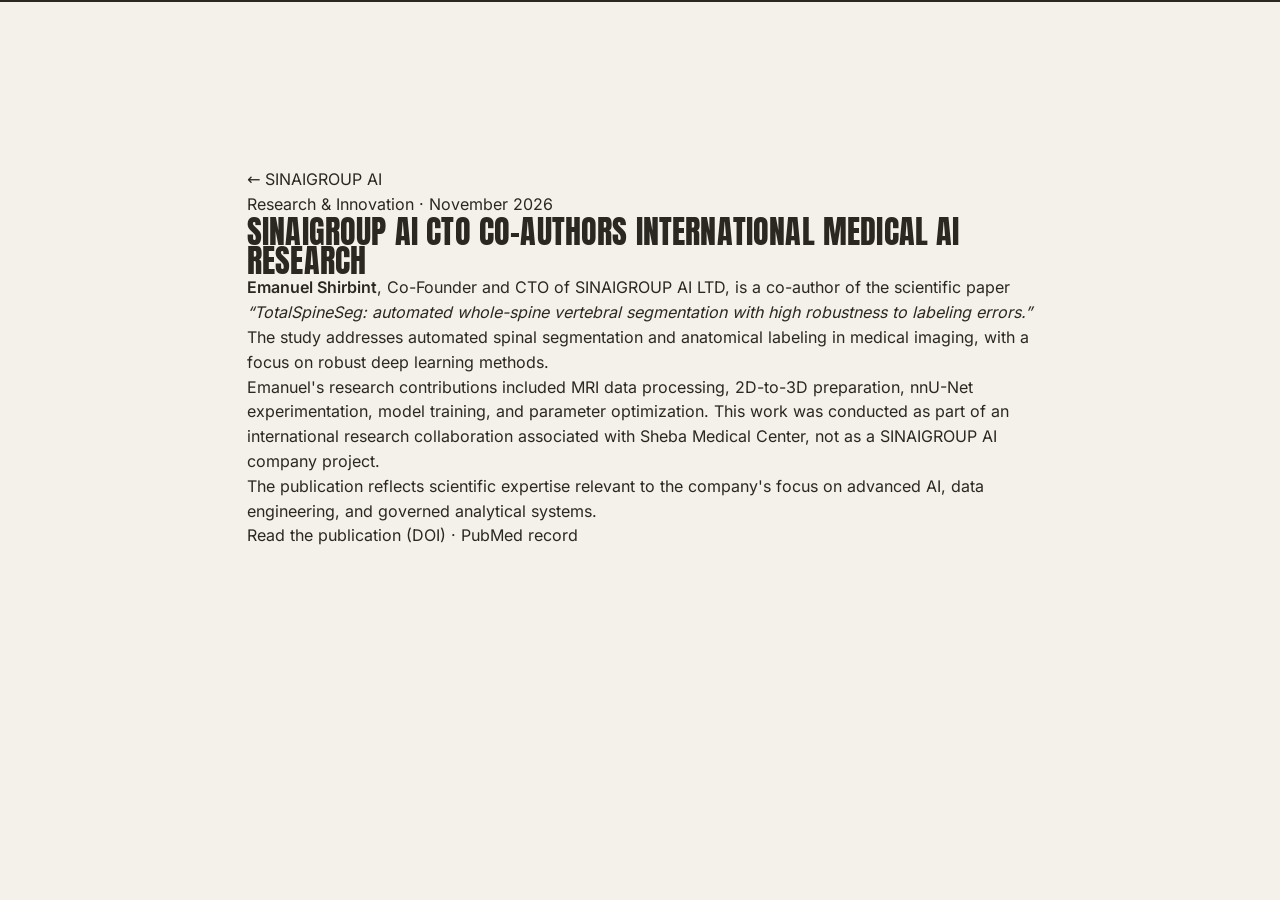
<file: news/totalspineseg/index.html>
<!doctype html><html lang="en"><head><meta charset="utf-8"><meta name="viewport" content="width=device-width,initial-scale=1"><title>TotalSpineSeg Research Publication | SINAIGROUP AI</title><meta name="description" content="SINAIGROUP AI CTO Emanuel Shirbint co-authors international research on robust automated spine segmentation."><link rel="canonical" href="https://www.sinaigroup-ai.com/news/totalspineseg/"><link rel="stylesheet" href="../../assets/site.css?v=20260927a"></head><body><main class="section"><div class="wrap" style="max-width:850px;padding-top:55px;padding-bottom:70px"><p><a href="../../">← SINAIGROUP AI</a></p><p class="k">Research &amp; Innovation · November 2026</p><h1>SINAIGROUP AI CTO Co-Authors International Medical AI Research</h1><p><strong>Emanuel Shirbint</strong>, Co-Founder and CTO of SINAIGROUP AI LTD, is a co-author of the scientific paper <em>“TotalSpineSeg: automated whole-spine vertebral segmentation with high robustness to labeling errors.”</em></p><p>The study addresses automated spinal segmentation and anatomical labeling in medical imaging, with a focus on robust deep learning methods.</p><p>Emanuel's research contributions included MRI data processing, 2D-to-3D preparation, nnU-Net experimentation, model training, and parameter optimization. This work was conducted as part of an international research collaboration associated with Sheba Medical Center, not as a SINAIGROUP AI company project.</p><p>The publication reflects scientific expertise relevant to the company's focus on advanced AI, data engineering, and governed analytical systems.</p><p><a href="https://doi.org/10.1007/s00330-026-13008-2">Read the publication (DOI)</a> · <a href="https://pubmed.ncbi.nlm.nih.gov/42998160/">PubMed record</a></p></div></main></body></html>
</file>
<file: assets/site.css>
/* ===== <style> ===== */

/* ---- embedded typefaces (no remote requests) ---- */
@font-face{font-family:'Archivo';font-style:normal;font-weight:500;font-display:swap;src:url(fonts/archivo-500-ab74eca5.woff2) format('woff2')}
@font-face{font-family:'Archivo';font-style:normal;font-weight:600;font-display:swap;src:url(fonts/archivo-600-d9e8c29f.woff2) format('woff2')}
@font-face{font-family:'Archivo';font-style:normal;font-weight:700;font-display:swap;src:url(fonts/archivo-700-abada6cd.woff2) format('woff2')}
@font-face{font-family:'Archivo';font-style:normal;font-weight:800;font-display:swap;src:url(fonts/archivo-800-c26cda24.woff2) format('woff2')}
@font-face{font-family:'Inter';font-style:normal;font-weight:400;font-display:swap;src:url(fonts/inter-400-8909904a.woff2) format('woff2')}
@font-face{font-family:'Inter';font-style:normal;font-weight:500;font-display:swap;src:url(fonts/inter-500-f3779f1e.woff2) format('woff2')}
@font-face{font-family:'Inter';font-style:normal;font-weight:600;font-display:swap;src:url(fonts/inter-600-f9a06e79.woff2) format('woff2')}
@font-face{font-family:'Anton';font-style:normal;font-weight:400;font-display:swap;src:url(fonts/anton-400-d0fa07ff.woff2) format('woff2')}

/* ---- shared stylesheet of the six document pages ---- */
@font-face{font-family:'AntonLocal';font-style:normal;font-weight:400;font-display:swap;src:url(fonts/antonlocal-400-d0fa07ff.woff2) format('woff2')}

:root{
  --bg:#f3f1ea; --panel:#fbfaf6; --bone:#e8e5db;
  --ink:#2b2822; --grey:#5f5a50; --faint:#5e584d;
  --line:#2b2822; --gold:#0d7a55; --gold2:#17a877;
}
*{box-sizing:border-box}
html{scroll-behavior:smooth;scroll-padding-top:80px}
body{margin:0;background:var(--bg);color:var(--ink);font-family:'Inter',system-ui,sans-serif;line-height:1.55;-webkit-font-smoothing:antialiased;overflow-x:hidden}
h1,h2,h3,.disp{font-family:'AntonLocal','Anton',sans-serif;font-weight:400;margin:0;line-height:.92;letter-spacing:.005em;text-transform:uppercase}
p{margin:0}a{color:inherit;text-decoration:none}
.wrap{max-width:1240px;margin:0 auto;padding:0 32px}
.gold{color:var(--gold)}
.tag{display:inline-flex;align-items:center;gap:10px;font-family:'Archivo';font-size:12px;font-weight:700;letter-spacing:.2em;text-transform:uppercase}
.tag::before{content:"";width:30px;height:2px;background:var(--gold)}
.btn{display:inline-flex;align-items:center;gap:10px;font-family:'Archivo';font-weight:700;font-size:13px;letter-spacing:.12em;text-transform:uppercase;padding:16px 26px;transition:.2s;cursor:pointer;border:2px solid var(--ink)}
.btn-p{background:var(--ink);color:var(--bg)}.btn-p:hover{background:var(--gold);border-color:var(--gold);color:#fff}
.btn-o{background:transparent;color:var(--ink)}.btn-o:hover{background:var(--ink);color:var(--bg)}
.section{padding:110px 0;border-top:2px solid var(--ink)}
/* Reveal is a progressive enhancement: content is visible unless JS confirms
   it can animate it. Prevents a blank page when JS fails or is disabled. */
.js-reveal .rv{opacity:0;transform:translateY(24px);transition:.7s cubic-bezier(.2,.7,.2,1)}
.js-reveal .rv.in{opacity:1;transform:none}
@media(prefers-reduced-motion:reduce){
  .js-reveal .rv{opacity:1!important;transform:none!important;transition:none!important}
  *,*::before,*::after{animation-duration:.001ms!important;animation-iteration-count:1!important;transition-duration:.001ms!important;scroll-behavior:auto!important}
}
/* Keyboard focus visibility */
:focus-visible{outline:3px solid var(--gold);outline-offset:3px}
.skip-link{position:absolute;left:-9999px;top:0;z-index:200;background:var(--ink);color:var(--bg);
  font-family:'Archivo';font-weight:700;font-size:13px;letter-spacing:.1em;text-transform:uppercase;padding:14px 20px;text-decoration:none}
.skip-link:focus{left:0}

header{position:fixed;inset:0 0 auto 0;z-index:50;background:var(--bg);border-bottom:2px solid var(--ink)}
.nav{display:flex;align-items:center;justify-content:space-between;height:70px}
.logo{font-family:'AntonLocal','Anton';font-size:24px;letter-spacing:.02em;text-transform:uppercase}
.nav-links{display:flex;gap:30px}
.nav-links a{font-family:'Archivo';font-size:13px;font-weight:600;letter-spacing:.1em;text-transform:uppercase;position:relative;padding:4px 0}
.nav-links a::after{content:"";position:absolute;left:0;bottom:-2px;width:0;height:2px;background:var(--gold);transition:.25s}
.nav-links a:hover::after,.nav-links a.act::after{width:100%}
.nav-links a.act{color:var(--gold)}
.burger{display:none;background:none;border:0;font-size:1.4rem;cursor:pointer}

/* page hero header (sub-pages) */
.phead{padding:150px 0 70px;border-bottom:2px solid var(--ink)}
.phead h1{font-size:clamp(3rem,9vw,7rem)}
.phead .sub{font-size:1.15rem;max-width:560px;color:var(--grey);margin-top:22px}

/* home hero */
.hero{padding:130px 0 0}
.hero h1{font-size:clamp(3.4rem,12vw,10rem)}
.hero .row2{display:flex;align-items:flex-end;justify-content:space-between;gap:20px;flex-wrap:wrap}
.hero .sub{font-size:1.2rem;max-width:440px;color:var(--grey);margin:24px 0 30px}
.hero-actions{display:flex;gap:12px;flex-wrap:wrap}
.hero-num{font-family:'AntonLocal','Anton';font-size:clamp(4rem,9vw,8rem);color:transparent;-webkit-text-stroke:2px var(--ink);line-height:.8}
.marq{border-top:2px solid var(--ink);border-bottom:2px solid var(--ink);background:var(--gold);color:#fff;overflow:hidden;padding:14px 0;margin-top:70px}
.marq-in{display:flex;gap:40px;white-space:nowrap;animation:mq 26s linear infinite;font-family:'AntonLocal','Anton';font-size:1.5rem;text-transform:uppercase;letter-spacing:.03em}
@keyframes mq{to{transform:translateX(-50%)}}
.marq-in span{display:inline-flex;gap:40px}

.rows{margin-top:40px;border-top:2px solid var(--ink)}
.row{display:grid;grid-template-columns:120px 1fr 1.2fr auto;gap:24px;align-items:center;padding:28px 0;border-bottom:2px solid var(--ink);transition:.25s}
.row:hover{background:var(--ink);color:var(--bg);padding-left:20px;padding-right:20px}
.row:hover .rnum{color:var(--gold);-webkit-text-stroke:0}
.row:hover .rmetric{color:var(--gold2)}
.rnum{font-family:'AntonLocal','Anton';font-size:3rem;color:transparent;-webkit-text-stroke:2px var(--ink);line-height:1}
.rtitle{font-family:'Archivo';font-weight:800;font-size:1.5rem;text-transform:uppercase;letter-spacing:.01em}
.rdesc{font-size:.98rem;opacity:.85}
.rmetric{font-family:'AntonLocal','Anton';font-size:1.5rem;color:var(--gold)}

.pgrid{display:grid;grid-template-columns:repeat(2,1fr);border:2px solid var(--ink)}
.pcell{padding:26px;border-right:2px solid var(--ink);border-bottom:2px solid var(--ink);transition:.2s;display:flex;gap:18px}
.pcell:nth-child(2n){border-right:0}
.pcell:hover{background:var(--gold);color:#fff}
.pcell .pn{font-family:'AntonLocal','Anton';font-size:2.4rem;line-height:.9;color:transparent;-webkit-text-stroke:2px var(--ink)}
.pcell:hover .pn{color:transparent;-webkit-text-stroke:2px #fff}
.pcell h4{font-family:'Archivo';font-weight:800;font-size:1.05rem;text-transform:uppercase;letter-spacing:.01em}
.pcell p{font-size:.86rem;color:var(--grey);margin-top:6px}
.pcell:hover p{color:rgba(255,255,255,.9)}

.sols{display:grid;grid-template-columns:repeat(3,1fr);border:2px solid var(--ink)}
.sol{padding:34px 28px;border-right:2px solid var(--ink);transition:.2s}
.sol:last-child{border-right:0}
.sol:hover{background:var(--ink);color:var(--bg)}
.sol .sn{font-family:'AntonLocal','Anton';font-size:2.4rem;line-height:.9;color:transparent;-webkit-text-stroke:2px var(--ink)}
.sol h3{font-family:'Archivo';font-weight:800;font-size:1.4rem;text-transform:uppercase;margin:10px 0}
.sol p{font-size:.92rem;color:var(--grey)}.sol:hover p{color:rgba(240,235,226,.8)}
.sol:hover .sn{color:transparent;-webkit-text-stroke:2px #fff}

.sectors{display:flex;flex-direction:column;gap:0;margin-top:40px;max-width:720px;border-top:2px solid var(--ink)}
.chip{font-family:'Archivo';font-weight:700;font-size:1.05rem;text-transform:uppercase;letter-spacing:.03em;border:0;border-bottom:2px solid var(--ink);padding:18px 4px;transition:.2s}
.chip:hover{background:var(--ink);color:var(--bg);padding-left:16px}

.team{display:grid;grid-template-columns:repeat(3,1fr)}
.mem{padding:34px 28px;transition:.2s}
.mem:hover{background:var(--ink);color:var(--bg)}
.mem .mn{font-family:'AntonLocal','Anton';font-size:2.6rem;color:transparent;-webkit-text-stroke:2px var(--ink);line-height:.9}
.mem:hover .mn{-webkit-text-stroke:2px var(--gold)}
.mem h3{font-family:'Archivo';font-weight:800;font-size:1.3rem;text-transform:uppercase;margin:14px 0 4px}
.mem .role{font-family:'Archivo';font-size:12px;font-weight:700;letter-spacing:.14em;text-transform:uppercase;color:var(--gold)}
.mem p{font-size:.88rem;color:var(--grey);margin-top:10px}.mem:hover p{color:rgba(240,235,226,.8)}

/* case rows */
.cases{border-top:2px solid var(--ink);margin-top:40px}
.case{display:grid;grid-template-columns:auto 1fr;gap:24px;align-items:center;padding:26px 0;border-bottom:2px solid var(--ink);transition:.25s}
.case:hover{background:var(--ink);color:var(--bg);padding-left:18px;padding-right:18px}
.case .ct{font-family:'Archivo';font-weight:700;font-size:11px;letter-spacing:.14em;text-transform:uppercase;color:var(--gold);border:2px solid var(--gold);padding:6px 12px;white-space:nowrap}
.case h4{font-family:'Archivo';font-weight:800;font-size:1.25rem;text-transform:uppercase}
.case p{font-size:.9rem;color:var(--grey);margin-top:4px}.case:hover p{color:rgba(240,235,226,.8)}

/* contact form */
.cform{display:grid;grid-template-columns:1fr 1fr;gap:0;border:2px solid var(--ink);margin-top:44px}
.cform .field{border-right:2px solid var(--ink);border-bottom:2px solid var(--ink)}
.cform .field:nth-child(2n){border-right:0}
.cform .full{grid-column:1/3;border-right:0}
.cform label{display:block;font-family:'Archivo';font-size:11px;font-weight:700;letter-spacing:.14em;text-transform:uppercase;color:var(--faint);padding:16px 20px 0}
.cform input,.cform textarea,.cform select{width:100%;border:0;background:transparent;font-family:'Inter';font-size:1rem;color:var(--ink);padding:6px 20px 18px;outline:none;resize:none}
.cform select{border-radius:0;cursor:pointer}
.field label .opt{font-weight:400;letter-spacing:0;text-transform:none;color:var(--faint)}
.cform input:focus,.cform textarea:focus,.cform select:focus{background:var(--panel)}
.cbar{padding:18px 0;display:flex;justify-content:space-between;align-items:center;flex-wrap:wrap;gap:14px}
.cinfo{display:grid;grid-template-columns:repeat(3,1fr);gap:0}
.cinfo div{padding:22px 22px 22px 0}
.cinfo .k{font-family:'Archivo';font-size:11px;font-weight:700;letter-spacing:.14em;text-transform:uppercase;color:var(--faint)}
.cinfo .v{font-family:'Archivo';font-weight:700;margin-top:6px}
.cform .ferr{display:block;color:#a5311f;font-size:.82rem;padding:0 20px 14px}
.cform [aria-invalid="true"]{background:#fdf3f1}
.cf-status{margin-top:18px;font-family:'Archivo';font-weight:700;font-size:.9rem;color:var(--ink)}
.cf-fallback{margin-top:10px;font-size:.9rem;color:var(--grey)}
.cf-fallback a{color:var(--ink);text-decoration:underline;text-underline-offset:3px}
.cbar-note{margin:0;font-size:.9rem;color:var(--grey);max-width:520px}
.cbar-nojs a{color:var(--ink);text-decoration:underline;text-underline-offset:3px}
.cform .fhint{margin:4px 0 0;padding:0 20px;font-size:.82rem;line-height:1.45;color:var(--grey)}

.cta{padding:120px 0;background:var(--ink);color:var(--bg);text-align:center}
.cta h2{font-size:clamp(2.6rem,7vw,5.5rem)}
.cta p{max-width:520px;margin:20px auto 34px;opacity:.85}
.cta .btn-p{background:var(--gold);border-color:var(--gold);color:#fff}.cta .btn-p:hover{background:var(--bg);color:var(--ink);border-color:var(--bg)}
footer{border-top:2px solid var(--ink);padding:50px 0}
.foot{display:flex;justify-content:space-between;flex-wrap:wrap;gap:20px;align-items:center}
.foot .logo{font-size:20px}
/* wrap instead of fixed left margins — prevented horizontal overflow at 375/390px */
.foot-links{display:flex;flex-wrap:wrap;gap:10px 22px}
.foot a{font-family:'Archivo';font-size:13px;font-weight:600;text-transform:uppercase;letter-spacing:.08em}
.foot a:hover{color:var(--gold)}
.copy{font-family:'Archivo';font-size:12px;color:var(--faint);width:100%;text-align:right;margin-top:10px}
@media(max-width:900px){.nav-links{display:none}.burger{display:block}.row{grid-template-columns:70px 1fr;gap:14px}.rdesc,.rmetric{display:none}.pgrid,.sols,.team,.cform,.cinfo{grid-template-columns:1fr}.pcell,.sol,.mem{border-right:0}.cform .field,.cform .full{border-right:0}.cinfo div{padding:14px 0}.section{padding:76px 0}.case{grid-template-columns:1fr}}
#prog{position:fixed;top:0;left:0;height:3px;width:0;background:var(--gold);z-index:60;transition:width .12s ease-out}
.logo img{height:30px;display:block}
.foot .logo img{height:30px}
@media(max-width:900px){.demo-btn{display:none}.burger{position:relative;z-index:2}header.open .nav-links{display:flex;position:absolute;top:70px;left:0;right:0;flex-direction:column;background:var(--bg);border-bottom:2px solid var(--ink);padding:6px 32px 16px;gap:0}header.open .nav-links a{padding:13px 0;border-bottom:1px solid rgba(43,40,34,.12)}header.open .nav-links a::after{display:none}}

.hero h1,.section h2{overflow-wrap:break-word;max-width:100%}
.srows{margin-top:40px;border-top:2px solid var(--ink)}
.srow{display:grid;grid-template-columns:120px 1fr;gap:24px;align-items:center;padding:26px 0;border-bottom:2px solid var(--ink);transition:.25s}
.srow:hover{background:var(--ink);color:var(--bg);padding-left:20px;padding-right:20px}
.srow:hover .rnum{color:var(--gold);-webkit-text-stroke:0}
.rsub{font-family:'Inter';font-weight:400;font-size:.95rem;color:var(--grey);margin-top:6px;text-transform:none;letter-spacing:0}
.srow:hover .rsub{color:rgba(240,235,226,.82)}
.sol-verticals{display:grid;grid-template-columns:1fr 1fr;gap:44px;margin-top:16px}
.vert-h{font-family:'AntonLocal','Anton',sans-serif;font-weight:400;text-transform:uppercase;font-size:clamp(1.6rem,3vw,2.4rem);color:var(--gold);border-bottom:2px solid var(--ink);padding-bottom:10px;margin-bottom:2px}
@media(max-width:900px){.sol-verticals{grid-template-columns:1fr;gap:26px}}
@media(max-width:900px){.srow{grid-template-columns:70px 1fr;gap:14px}}
.mem .photo{width:100%;aspect-ratio:1/1;overflow:hidden;margin-bottom:16px;background:var(--bone)}
.mem .photo img{width:100%;height:100%;object-fit:cover;display:block}
.mem:hover .photo{outline:2px solid var(--gold);outline-offset:-2px}
@media(max-width:900px){
  .rv{opacity:1 !important;transform:none !important}
  .pgrid,.sols,.team,.cform,.cinfo{grid-template-columns:1fr !important}
  .cform .field,.cform .full{border-right:0 !important;grid-column:auto !important}
  .cform input,.cform textarea{width:100%}
  .cinfo div{padding:14px 0}
  .row{padding-left:0 !important;padding-right:0 !important}
  .sectors{max-width:100%}
}
@media(max-width:600px){.hero h1{font-size:clamp(3rem,13vw,5rem)}}
.prose{max-width:860px}
.prose .lead{font-size:1.22rem;line-height:1.6;color:var(--ink);margin-top:8px}
.prose p{color:var(--grey);font-size:1.06rem;line-height:1.72;margin-top:18px}
.prose h3{font-family:'Archivo';font-weight:800;font-size:1.5rem;text-transform:uppercase;letter-spacing:.01em;margin-top:48px;color:var(--ink);border-top:2px solid var(--ink);padding-top:22px}
.prose h4{font-family:'Archivo';font-weight:700;font-size:1.02rem;text-transform:uppercase;letter-spacing:.06em;margin-top:26px;color:var(--gold)}
.prose h4+p{margin-top:8px}
.plabel{font-family:'Archivo';font-weight:700;font-size:11px;letter-spacing:.14em;text-transform:uppercase;color:var(--gold)}


/* ---- home / portal hub stylesheet, scoped to its own view ---- */
@font-face{font-family:'AntonLocal';font-style:normal;font-weight:400;font-display:swap;src:url(fonts/antonlocal-400-d0fa07ff.woff2) format('woff2')}:root{--paper:#f3f1ea;--ink:#2b2822;--grey:#5f5a50;--acc:#0d7a55;--acc2:#17a877}#home *{box-sizing:border-box}html.is-home{scroll-snap-type:y mandatory;scroll-behavior:smooth}#home{color:var(--ink);font-family:'Inter',system-ui,sans-serif;-webkit-font-smoothing:antialiased}#home .hlinks a,#home .portal,#home .dots a{color:inherit;text-decoration:none}#home .hubnav{position:fixed;top:0;left:0;right:0;z-index:40;background:rgba(243,241,234,.82);-webkit-backdrop-filter:blur(12px);backdrop-filter:blur(12px);border-bottom:2px solid var(--ink)}#home .hubwrap{max-width:1240px;margin:0 auto;padding:0 32px;height:70px;display:flex;align-items:center;justify-content:space-between}#home .hlogo img{height:30px;display:block}#home .hlinks{display:flex;gap:30px}#home .hlinks a{font-family:'Archivo',sans-serif;font-size:.7rem;font-weight:600;letter-spacing:.14em;text-transform:uppercase;color:var(--grey);position:relative}#home .hlinks a:hover{color:var(--ink)}#home .hlinks a.act{color:var(--acc)}#home .hlinks a.act::after,#home .hlinks a:hover::after{content:"";position:absolute;left:0;bottom:-6px;width:100%;height:2px;background:var(--acc)}#home .hdemo{font-family:'Archivo',sans-serif;font-size:.66rem;font-weight:700;letter-spacing:.12em;text-transform:uppercase;color:var(--paper);background:var(--ink);padding:11px 20px}#home .hburger{display:none;background:none;border:0;font-size:1.4rem;color:var(--ink);cursor:pointer}@media(max-width:900px){#home .hlinks,#home .hdemo{display:none}#home .hburger{display:block}#home .hubnav.open .hlinks{display:flex;position:absolute;top:70px;left:0;right:0;flex-direction:column;background:var(--paper);border-bottom:2px solid var(--ink);padding:8px 32px 16px;gap:0}#home .hubnav.open .hlinks a{padding:13px 0;border-bottom:1px solid rgba(43,40,34,.14)}#home .hubnav.open .hlinks a.act::after,#home .hubnav.open .hlinks a:hover::after{display:none}}#home .hint{position:fixed;bottom:22px;left:50%;transform:translateX(-50%);z-index:30;font-family:'Archivo',sans-serif;font-size:11px;letter-spacing:.22em;text-transform:uppercase;color:var(--grey);animation:bob 2s ease-in-out infinite}@keyframes bob{0%,100%{transform:translateX(-50%) translateY(0)}50%{transform:translateX(-50%) translateY(6px)}}#home .dots{position:fixed;top:50%;right:30px;transform:translateY(-50%);z-index:30;display:flex;flex-direction:column;gap:12px}#home .dots a{width:11px;height:11px;border:2px solid var(--ink);border-radius:50%;transition:.25s}#home .dots a.on{background:var(--acc);border-color:var(--acc)}#home :focus-visible{outline:3px solid var(--acc);outline-offset:3px}#home .skip-link{position:absolute;left:-9999px;top:0;z-index:200;background:var(--ink);color:var(--paper);
  font-family:'Archivo',sans-serif;font-weight:700;font-size:13px;letter-spacing:.1em;text-transform:uppercase;padding:14px 20px;text-decoration:none}#home .skip-link:focus{left:0}@media(prefers-reduced-motion:reduce){html.is-home{scroll-snap-type:none!important;scroll-behavior:auto!important}#home .hint{animation:none!important}#home *,#home *::before,#home *::after{transition-duration:.001ms!important}
}@media(max-width:700px){html.is-home{scroll-snap-type:none}}#home .portal{min-height:100vh;scroll-snap-align:start;display:flex;flex-direction:column;justify-content:center;padding:0 7vw;position:relative;overflow:hidden;border-bottom:2px solid var(--ink);transition:background .35s}#home .portal:hover{background:#efece2}#home .bgnum{position:absolute;right:2vw;bottom:-4vh;font-family:'AntonLocal','Anton',sans-serif;font-size:44vh;line-height:.8;color:transparent;-webkit-text-stroke:2px rgba(43,40,34,.10);pointer-events:none;user-select:none}#home .eyebrow{display:inline-flex;align-items:center;gap:14px;font-family:'Archivo',sans-serif;font-size:.8rem;font-weight:700;letter-spacing:.2em;text-transform:uppercase;color:var(--acc);position:relative;z-index:2}#home .eyebrow::before{content:"";width:44px;height:2px;background:var(--acc)}#home .portal h1{font-family:'AntonLocal','Anton',sans-serif;font-weight:400;text-transform:uppercase;font-size:clamp(3rem,10vw,9rem);line-height:.9;letter-spacing:.01em;margin:22px 0 0;position:relative;z-index:2;max-width:14ch}#home .portal h1 em{font-style:normal;color:var(--acc);position:relative}#home .portal h1 em::after{content:"";position:absolute;left:0;bottom:.06em;width:0;height:.09em;background:var(--acc);transition:width .4s ease}#home .portal:hover h1 em::after{width:100%}#home .portal .sub{font-size:1.15rem;color:var(--grey);max-width:560px;margin-top:26px;position:relative;z-index:2}#home .enter{display:inline-flex;align-items:center;gap:12px;margin-top:34px;font-family:'Archivo',sans-serif;font-weight:700;font-size:.8rem;letter-spacing:.16em;text-transform:uppercase;color:var(--ink);position:relative;z-index:2}#home .enter .arrow{display:inline-block;transition:transform .25s}#home .portal:hover .enter .arrow{transform:translateX(8px)}#home .enter .box{border:2px solid var(--ink);padding:14px 24px;transition:.25s}#home .portal:hover .enter .box{background:var(--ink);color:var(--paper)}@media(max-width:700px){#home .brand{top:18px;left:22px}#home .portal{padding:0 24px}#home .dots{right:16px}#home .bgnum{font-size:32vh}#home .portal .sub{font-size:1rem}}


/* ---- review shell: exactly one page view is laid out at a time ---- */
.view[hidden]{display:none!important}
/* No-JavaScript fallback: fragment navigation still switches the page view.
   Declared after .view[hidden] so it wins on equal specificity. Has no effect
   while the script is running, because the script keeps the same view visible. */
.view:target{display:block!important}
body:has(.view:target) .view:not(:target){display:none!important}
html.is-home{scroll-snap-type:y mandatory;scroll-behavior:smooth}
html:not(.is-home){scroll-snap-type:none}
@media(prefers-reduced-motion:reduce){html.is-home{scroll-snap-type:none;scroll-behavior:auto}}
@media(max-width:700px){html.is-home{scroll-snap-type:none}}

/* QA repair 1: the HTML hidden attribute must win over display:block */
.cform .ferr[hidden],.cf-status[hidden]{display:none!important}
/* QA repair 5a: heading levels corrected; the original visual style is kept
   by mirroring the declarations the previous tag used. */
#architecture .prose h3.h-sub{font-family:'Archivo';font-weight:700;font-size:1.02rem;
  text-transform:uppercase;letter-spacing:.06em;color:var(--gold);line-height:1.3}
#ai-platform .case h3.h-sub-case{font-family:'Archivo';font-weight:800;font-size:1.25rem;
  text-transform:uppercase;line-height:1.2;margin:0}
#team .mem h2.h-mem{font-family:'Archivo';font-weight:800;font-size:1.3rem;
  text-transform:uppercase;margin:14px 0 4px;line-height:1.2;letter-spacing:.005em}
/* QA repair 5b: role label keeps AA contrast when the card inverts on hover */
#team .mem:hover .role{color:var(--gold2)}
/* QA repair 5c: 44x44 minimum touch target; the glyph size is unchanged */
@media(max-width:900px){
  .burger{min-width:44px;min-height:44px;display:inline-flex!important;
    align-items:center;justify-content:center;padding:0}
  #home .hburger{min-width:44px;min-height:44px;display:inline-flex!important;
    align-items:center;justify-content:center;padding:0}
}
/* ===== <style data-tophdr=""> ===== */

/* =========================================================================
   ONE GLOBAL MOBILE HEADER — the single navigation surface at 900px and below.
   Sticky, in normal document flow, so its layout space can never be removed.
   ========================================================================= */
.ghdr{display:none}

@media(max-width:900px){
  /* one compact header row; the section sheet overlays the page */
  .ghdr{
    display:flex;align-items:center;justify-content:space-between;width:100%;
    height:72px;min-height:72px;padding:0;box-sizing:border-box;
    background:var(--bg);border-bottom:2px solid var(--ink);
    z-index:2147483647;
    position:-webkit-sticky;position:sticky;top:0;
  }
  .ghdr-main{
    display:flex;align-items:center;justify-content:space-between;
    width:100%;height:72px;min-height:72px;padding:0 22px;box-sizing:border-box;
  }
  .ghdr-logo{display:flex;align-items:center;flex:0 1 auto;min-width:0;overflow:hidden;text-decoration:none}
  /* nominal 30px; on very narrow screens the mark scales down proportionally
     instead of colliding with the button — the aspect ratio never changes */
  .ghdr-logo img{height:30px;width:auto;max-width:100%;display:block;
    object-fit:contain;object-position:left center}

  /* the labelled button — never an icon on its own */
  .ghdr-toggle{
    flex:0 0 auto;display:inline-flex;align-items:center;gap:9px;
    min-height:44px;min-width:44px;padding:0 2px 0 10px;margin-left:14px;
    background:none;border:0;cursor:pointer;color:var(--ink);
    font-family:'Archivo',sans-serif;font-weight:700;font-size:12px;
    letter-spacing:.14em;text-transform:uppercase;
    -webkit-tap-highlight-color:transparent;
  }
  .ghdr-toggle .gt-icon{font-size:17px;line-height:1;letter-spacing:0;width:22px;text-align:center}
  .ghdr-toggle,.ghdr-toggle:hover{text-decoration:none}
  /* zero-size route targets; they never affect layout */
  .ghdr-anchor{position:absolute;top:0;left:0;width:0;height:0;overflow:hidden}

  /* Which SECTIONS anchor is on screen follows the active route, so the link
     always opens the sheet *for that route*. No script is involved. */
  .ghdr-toggle{display:none}
  .gt-open[data-r="home"]{display:inline-flex}
  body:has(#architecture:target) .gt-open{display:none}
  body:has(#architecture:target) .gt-open[data-r="architecture"]{display:inline-flex}
  body:has(#ai-platform:target) .gt-open{display:none}
  body:has(#ai-platform:target) .gt-open[data-r="ai-platform"]{display:inline-flex}
  body:has(#algorithms:target) .gt-open{display:none}
  body:has(#algorithms:target) .gt-open[data-r="algorithms"]{display:inline-flex}
  body:has(#rnd:target) .gt-open{display:none}
  body:has(#rnd:target) .gt-open[data-r="rnd"]{display:inline-flex}
  body:has(#team:target) .gt-open{display:none}
  body:has(#case-studies:target) .gt-open{display:none}
  body:has(#team:target) .gt-open[data-r="team"]{display:inline-flex}
  body:has(#case-studies:target) .gt-open[data-r="case-studies"]{display:inline-flex}
  body:has(#contact:target) .gt-open{display:none}
  body:has(#contact:target) .gt-open[data-r="contact"]{display:inline-flex}

  /* While the sheet is open: no SECTIONS anchor, and the CLOSE anchor of the
     current route — its href is that route, so closing restores it exactly. */
  body:has(.ghdr-anchor:target) .gt-open{display:none}
  body:has(#menu-home:target) .gt-close[data-r="home"]{display:inline-flex}
  body:has(#menu-architecture:target) .gt-close[data-r="architecture"]{display:inline-flex}
  body:has(#menu-ai-platform:target) .gt-close[data-r="ai-platform"]{display:inline-flex}
  body:has(#menu-algorithms:target) .gt-close[data-r="algorithms"]{display:inline-flex}
  body:has(#menu-rnd:target) .gt-close[data-r="rnd"]{display:inline-flex}
  body:has(#menu-team:target) .gt-close[data-r="team"]{display:inline-flex}
  body:has(#menu-case-studies:target) .gt-close[data-r="case-studies"]{display:inline-flex}
  body:has(#menu-contact:target) .gt-close[data-r="contact"]{display:inline-flex}
  body:has(.ghdr-anchor:target) .ghdr-toggle{color:var(--gold)}
  .ghdr-toggle:focus-visible{outline:3px solid var(--gold);outline-offset:2px}
  /* the label stays a word, never an icon alone — it just gets tighter */
  @media(max-width:400px){
    .ghdr-toggle{font-size:11px;letter-spacing:.08em;gap:6px;padding-left:6px;margin-left:8px}
    .ghdr-toggle .gt-icon{width:18px;font-size:16px}
    .ghdr-main{padding:0 16px}
  }

  /* the sheet: overlays, never pushes the page down */
  .ghdr-menu{
    display:none;position:absolute;top:100%;left:0;right:0;
    background:var(--bg);border-bottom:2px solid var(--ink);
    box-sizing:border-box;padding:0;
    box-shadow:0 18px 26px -22px rgba(43,40,34,.45);
  }
  /* the sheet opens with no JavaScript at all */
  .ghdr-anchor:target ~ .ghdr-menu{display:block}
  .ghdr-menu a{
    display:flex;align-items:center;gap:16px;
    min-height:52px;padding:0 22px;box-sizing:border-box;
    text-decoration:none;color:var(--ink);
    border-bottom:1px solid rgba(43,40,34,.13);
  }
  .ghdr-menu a:last-child{border-bottom:0}
  .gnum{
    flex:0 0 auto;width:30px;
    font-family:'AntonLocal','Anton',sans-serif;font-weight:400;
    font-size:1.15rem;line-height:1;color:rgba(43,40,34,.34);
  }
  @supports((-webkit-text-stroke:1px #000)){
    .gnum{color:transparent;-webkit-text-stroke:1px rgba(43,40,34,.42)}
  }
  .glbl{
    font-family:'Archivo',sans-serif;font-weight:700;font-size:13px;
    letter-spacing:.12em;text-transform:uppercase;
  }
  .ghdr-menu a[aria-current="page"] .glbl{color:var(--gold);font-weight:800}
  @supports((-webkit-text-stroke:1px #000)){
    .ghdr-menu a[aria-current="page"] .gnum{-webkit-text-stroke:1px var(--gold)}
  }
  .ghdr-menu a[aria-current="page"] .gnum{color:rgba(13,122,85,.4)}
  .ghdr-menu a:focus-visible{outline:3px solid var(--gold);outline-offset:-3px}

  /* the seven per-view headers are gone at 900px and below, and being fixed they
     leave no layout space behind */
  .view header{display:none!important}
  #home .hubnav{display:none!important}
  /* no second navigation row at the foot of any page */
  .foot-links{display:none}
  footer .foot{justify-content:space-between}
}

@media(min-width:901px){
  .ghdr{display:none!important}
}

/* Home portal on mobile: the 100vh portal now starts below the 72px header,
   so its height is reduced by exactly that and its content starts at the top
   instead of being centred in the remaining space. Architecture is untouched. */
@media (max-width: 700px) {
  #home .portal {
    min-height: calc(100vh - 72px);
    min-height: calc(100svh - 72px);
    justify-content: flex-start;
    padding: clamp(56px, 9svh, 84px) 24px 48px;
  }
}

/* =========================================================================
   iOS Quick Look mode. Quick Look draws its own filename / X / share bar over
   the top of the document; a web page cannot remove or measure it. When the
   file is opened over file: on iOS, the one global header is moved below that
   native bar. Ordinary Safari and Chrome never get this class, so they keep
   the header at the very top.
   ========================================================================= */
@media (max-width: 900px) {
  html.ios-file-preview .ghdr {
    position: -webkit-sticky;
    position: sticky;
    top: 108px;
    margin-top: 108px;
    z-index: 2147483647;
  }
  /* the dropdown max-height / scroll rule is gone with the dropdown itself;
     the panel is a fixed 88px and needs neither */
}

@media (max-width: 900px) {
  /* background scrolling is locked only while the sheet is open */
  html.nav-open, html.nav-open body { overflow: hidden; }
}

/* =========================================================================
   ROUTE PRESERVATION — opening the sheet must not change which section is on
   screen. Each menu fragment pins its own route, so Architecture stays
   Architecture behind the sheet even with scripting switched off.
   ========================================================================= */
  body:has(#menu-home:target) .view:not(#home){display:none!important}
  body:has(#menu-home:target) #home{display:block!important}
  body:has(#menu-architecture:target) .view:not(#architecture){display:none!important}
  body:has(#menu-architecture:target) #architecture{display:block!important}
  body:has(#menu-ai-platform:target) .view:not(#ai-platform){display:none!important}
  body:has(#menu-ai-platform:target) #ai-platform{display:block!important}
  body:has(#menu-algorithms:target) .view:not(#algorithms){display:none!important}
  body:has(#menu-algorithms:target) #algorithms{display:block!important}
  body:has(#menu-rnd:target) .view:not(#rnd){display:none!important}
  body:has(#menu-rnd:target) #rnd{display:block!important}
  body:has(#menu-team:target) .view:not(#team){display:none!important}
  body:has(#menu-case-studies:target) .view:not(#case-studies){display:none!important}
  body:has(#menu-team:target) #team{display:block!important}
  body:has(#menu-case-studies:target) #case-studies{display:block!important}
  body:has(#menu-contact:target) .view:not(#contact){display:none!important}
  body:has(#menu-contact:target) #contact{display:block!important}
  /* the sheet marks the route it belongs to */
  body:has(#menu-home:target) .ghdr-menu a[href="#home"] .glbl{color:var(--gold);font-weight:800}
  body:has(#menu-architecture:target) .ghdr-menu a[href="#architecture"] .glbl{color:var(--gold);font-weight:800}
  body:has(#menu-ai-platform:target) .ghdr-menu a[href="#ai-platform"] .glbl{color:var(--gold);font-weight:800}
  body:has(#menu-algorithms:target) .ghdr-menu a[href="#algorithms"] .glbl{color:var(--gold);font-weight:800}
  body:has(#menu-rnd:target) .ghdr-menu a[href="#rnd"] .glbl{color:var(--gold);font-weight:800}
  body:has(#menu-team:target) .ghdr-menu a[href="#team"] .glbl{color:var(--gold);font-weight:800}
  body:has(#menu-case-studies:target) .ghdr-menu a[href="#case-studies"] .glbl{color:var(--gold);font-weight:800}
  body:has(#menu-contact:target) .ghdr-menu a[href="#contact"] .glbl{color:var(--gold);font-weight:800}

/* =========================================================================
   MOBILE HERO TOP GAP — the Home portal is the reference. Every internal
   route's first hero starts the same distance below the header's bottom
   border. The 220px of total vertical padding is preserved, so each hero
   keeps its height and its lower divider stays exactly where it was.
   ========================================================================= */
:root{ --mobile-hero-top-gap: clamp(56px, 9svh, 84px); }
@media (max-width: 700px) {
  #architecture .phead,
  #ai-platform .phead,
  #algorithms .phead,
  #rnd .phead,
  #team .phead,
  #case-studies .phead,
  #contact .phead {
    padding-top: var(--mobile-hero-top-gap);
    padding-bottom: calc(220px - var(--mobile-hero-top-gap));
  }
  /* On Home the eyebrow is a flex item, so its box starts exactly at the
     padding edge. The internal tags are inline-flex on a text line, so the
     baseline strut pushes them 8px down (0px when the tag wraps to two lines).
     Aligning them to the top of their line box removes that inconsistency and
     makes the measured gap equal to the padding on every route and width.
     No font, size, colour or spacing value is touched. */
  #architecture .phead .tag,
  #ai-platform .phead .tag,
  #algorithms .phead .tag,
  #rnd .phead .tag,
  #team .phead .tag,
  #case-studies .phead .tag,
  #contact .phead .tag { vertical-align: top; }
}

/* =========================================================================
   External-source lines. No new visual language: these are the exact
   declarations already used by #rnd .plinks, made available outside #rnd,
   plus the same hover inversion the inverting rows already apply elsewhere.
   ========================================================================= */
.plinks{margin-top:12px;display:flex;flex-wrap:wrap;gap:8px 24px}
.plinks a{font-family:'Archivo',sans-serif;font-weight:700;font-size:.78rem;
  letter-spacing:.04em;color:var(--gold);text-decoration:none;
  border-bottom:1px solid transparent;word-break:break-word}
.plinks a:hover,.plinks a:focus-visible{border-bottom-color:var(--gold)}
.srow:hover .plinks a,.case:hover .plinks a,.row:hover .plinks a{color:var(--gold2)}
.srow:hover .plinks a:hover,.case:hover .plinks a:hover{border-bottom-color:var(--gold2)}
.srow:hover .plabel,.case:hover .plabel,.row:hover .plabel{color:var(--gold2)}
.srow:hover .mck-note,.case:hover .mck-note,.row:hover .mck-note{color:rgba(240,235,226,.84)}
/* headings, labels, statistics and disclaimer text carry no underline */
.plabel,.mck-note,.mck-disc{box-shadow:none;border-bottom:0;text-decoration:none}

/* ===== <style data-arch-rows=""> ===== */

/* Architecture: numbered information rows (AI Platform visual language) */
#architecture .prose .srows{margin-top:30px;border-top:2px solid var(--ink)}
#architecture .prose .srow.has-head{
  display:block;padding:26px 0;border-bottom:2px solid var(--ink);
}
#architecture .prose .srow.no-head{
  align-items:start;padding:26px 0;border-bottom:2px solid var(--ink);
}
#architecture .prose .srow.no-head>.rbody{min-width:0}

/* --- desktop / tablet geometry: unchanged, now explicitly scoped --------- */
@media(min-width:761px){
  #architecture .prose .srow.has-head>.row-head{
    display:grid;grid-template-columns:112px minmax(0,1fr);column-gap:28px;align-items:start;
  }
  #architecture .prose .srow.has-head>.rbody{margin-left:140px;min-width:0}
  #architecture .prose .srow.no-head{
    display:grid;grid-template-columns:112px minmax(0,1fr);column-gap:28px;gap:0 28px;
  }
  #architecture .prose .rnum{
    font-family:'AntonLocal','Anton',sans-serif;font-weight:400;
    font-size:2.6rem;line-height:1;color:#8a8375;
  }
  @supports((-webkit-text-stroke:2px #000)){
    #architecture .prose .rnum{color:transparent;-webkit-text-stroke:2px var(--ink)}
  }
  /* the body column is indented past the gutter, so the ordinal adds no band */
  #architecture .prose .srow.has-head>.row-head>.rnum{height:0}
}
#architecture .prose .rnum{-webkit-user-select:none;user-select:none}
/* the unnumbered summary row stays unnumbered (desktop rhythm unchanged) */
#architecture .prose .srow.is-summary .rnum{visibility:hidden}

/* headings keep their level and their spacing; the row supplies the separator */
#architecture .prose .srow h3.rtitle,
#architecture .prose .srow h4.rtitle{margin-top:0;border-top:0;padding-top:0}
#architecture .prose .srow h4.rtitle{margin-top:26px}
#architecture .prose .srow>.row-head>h3.rtitle,
#architecture .prose .srow>.row-head>h4.rtitle{margin-top:0}
#architecture .prose .srow p{margin-top:12px}
#architecture .prose .srow.no-head>.rbody>p:first-child{margin-top:0}
#architecture .prose .srow.has-head>.rbody>p:first-child{margin-top:12px}
#architecture .prose h3.h-sub{font-family:'Archivo';font-weight:700;font-size:1.02rem;
  text-transform:uppercase;letter-spacing:.06em;color:var(--gold);line-height:1.3}

@media(max-width:760px){
  #architecture .prose .srow.has-head,
  #architecture .prose .srow.no-head{padding:22px 0}
  /* body copy uses the full width beneath the number and the heading */
  #architecture .prose .srow.has-head>.rbody{margin-left:0}
  #architecture .prose .srow.has-head>.rbody>p:first-child{margin-top:14px}
  /* the unnumbered summary row: no ordinal, full width */
  #architecture .prose .srow.is-summary>.row-head{display:block}
  #architecture .prose .srow.is-summary .rnum{display:none}
  #architecture .prose .srow.is-summary>.rbody{margin-left:0}
}

/* Diagrams in Architecture and AI Platform — added 2026-09-01, scoped to .dfig */
#home .dfig,#architecture .dfig,#ai-platform .dfig{margin:26px 0 0;padding:0}
#home .dfig>a,#architecture .dfig>a,#ai-platform .dfig>a{display:block;border:0;background:transparent;text-decoration:none;box-shadow:none}
#home .dfig img,#architecture .dfig img,#ai-platform .dfig img{display:block;width:100%;height:auto}
#home .dfig figcaption,#architecture .dfig figcaption,#ai-platform .dfig figcaption{margin-top:8px;font-size:13px;font-weight:700;letter-spacing:.12em;text-transform:uppercase;color:var(--gold)}
@media(max-width:760px){#home .dfig,#architecture .dfig,#ai-platform .dfig{margin-top:20px}}
#home .dfig,#architecture .dfig{width:min(1176px,calc(100vw - 96px));max-width:none}
#architecture .prose.rv{opacity:1;transform:none}

/* ===== <style> ===== */
.case .cnum{font-family:'AntonLocal','Anton',sans-serif;font-size:2.6rem;line-height:1;color:transparent;-webkit-text-stroke:2px var(--ink);white-space:nowrap}
.case:hover .cnum{-webkit-text-stroke:2px var(--gold)}
/* ===== <style data-rnd=""> ===== */

/* R&D — reuses the approved type scale, colours, borders and row components */
#rnd .prose .lead{font-size:1.06rem;color:var(--ink)}
#rnd .disclose{font-size:.9rem;color:var(--faint);margin-top:14px;
  border-left:2px solid var(--bone);padding-left:14px}
#rnd .pubrec{align-items:start}
#rnd .pmeta{font-family:'Archivo',sans-serif;font-weight:700;font-size:.7rem;
  letter-spacing:.11em;text-transform:uppercase;color:var(--faint);margin-top:10px;line-height:1.6}
#rnd .pauth{font-size:.84rem;color:var(--grey);margin-top:8px;line-height:1.55}
#rnd .psum{font-size:.94rem;color:var(--grey);margin-top:10px;line-height:1.6}
#rnd .plinks{margin-top:12px;display:flex;flex-wrap:wrap;gap:8px 24px}
#rnd .plinks a{font-family:'Archivo',sans-serif;font-weight:700;font-size:.78rem;
  letter-spacing:.04em;color:var(--gold);text-decoration:none;
  border-bottom:1px solid transparent;word-break:break-word}
#rnd .plinks a:hover,#rnd .plinks a:focus-visible{border-bottom-color:var(--gold)}
/* the approved hover inversion keeps every line legible */
#rnd .case:hover .pmeta{color:rgba(240,235,226,.68)}
#rnd .case:hover .pauth,#rnd .case:hover .psum{color:rgba(240,235,226,.84)}
#rnd .case:hover .plinks a{color:var(--gold2)}
#rnd .case:hover .plinks a:hover{border-bottom-color:var(--gold2)}
#rnd .profstrip{display:grid;grid-template-columns:repeat(3,minmax(0,1fr));
  gap:0;margin-top:30px}
#rnd .prof{display:block;padding:26px 24px 26px 0;
  text-decoration:none;color:inherit;transition:.25s}
#rnd .prof+.prof{padding-left:24px}
#rnd .prof:hover{background:var(--ink);color:var(--bg);padding-left:24px;padding-right:24px}
#rnd .prof .pk{display:block;font-family:'Archivo',sans-serif;font-weight:700;font-size:.7rem;
  letter-spacing:.14em;text-transform:uppercase;color:var(--faint)}
#rnd .prof:hover .pk{color:rgba(240,235,226,.7)}
#rnd .prof .pv{display:block;font-family:'Archivo',sans-serif;font-weight:800;
  font-size:1.02rem;margin-top:10px;color:var(--gold);word-break:break-word}
#rnd .prof:hover .pv{color:var(--gold2)}
@media(max-width:760px){
  #rnd .profstrip{grid-template-columns:minmax(0,1fr)}
  #rnd .prof{padding:22px 0}
  #rnd .prof+.prof{border-left:0;padding-left:0}
  #rnd .prof:hover{padding-left:0;padding-right:0}
  #rnd .plinks{gap:8px 18px}
  #rnd .h-sub-case{font-size:1.08rem;line-height:1.26}  /* R&D titles run to 3–4 lines */
}

/* Very narrow screens (≤359px): long single words must wrap, never be clipped.
   Hyphenation, not truncation — the type scale and design are unchanged. */
@media(max-width:359px){
  #rnd h1,#rnd h2,#rnd .rtitle,#rnd .h-sub-case,#rnd .pmeta,#rnd .pauth{
    -webkit-hyphens:auto;hyphens:auto;overflow-wrap:break-word}
  /* Phase 3: "INFRASTRUCTURE" in the Architecture h1 is 297px at the 3rem floor;
     below 360px use the domain-page h1 floor (2.4rem) already in this system */
  #architecture .phead h1{font-size:clamp(2.4rem,8.5vw,7rem)}
}
/* R&D record titles carry a looser leading (1.26) than the AI Platform cases,
   so the shared ordinal keeps its size and only the optical nudge is retuned. */
@media(max-width:760px){
  #rnd .case.ordrow[data-ord-head="case"]{--ord-nudge:0px}
}
#rnd .verified{font-family:'Archivo',sans-serif;font-weight:700;font-size:.7rem;
  letter-spacing:.14em;text-transform:uppercase;color:var(--faint);margin-top:18px}
/* explicit text status badge — never colour alone */
#rnd .pbadge{font-family:'Archivo',sans-serif;font-weight:800;color:var(--ink);
  letter-spacing:.1em;text-transform:uppercase}
#rnd .case:hover .pbadge{color:var(--bg)}
/* status labels carry no underline in any state — text only */
#rnd .pbadge,#rnd .case:hover .pbadge,#rnd .case:focus-within .pbadge,
#rnd .pbadge:hover,#rnd .pbadge:focus,#rnd .pbadge:focus-visible{
  box-shadow:none;border-bottom:0;text-decoration:none}
#rnd .psep{padding:0 .5em;color:var(--faint)}
/* progressive disclosure */
#rnd .pmore{margin-top:14px;border-top:1px solid var(--bone)}
#rnd .pmore>summary{list-style:none;cursor:pointer;padding:11px 0 0;
  font-family:'Archivo',sans-serif;font-weight:700;font-size:.76rem;letter-spacing:.1em;
  text-transform:uppercase;color:var(--gold)}
#rnd .pmore>summary::-webkit-details-marker{display:none}
#rnd .pmore>summary::after{content:' +';font-weight:800}
#rnd .pmore[open]>summary::after{content:' –'}
#rnd .pmore>summary:focus-visible{outline:3px solid var(--gold);outline-offset:3px}
#rnd .case:hover .pmore{border-top-color:rgba(240,235,226,.28)}
#rnd .case:hover .pmore>summary{color:var(--gold2)}
#rnd .pmore-b{padding:4px 0 6px}
#rnd .pmore-b p{font-size:.86rem;color:var(--grey);margin-top:12px;line-height:1.6}
#rnd .case:hover .pmore-b p{color:rgba(240,235,226,.84)}
#rnd .plabel2{display:block;font-family:'Archivo',sans-serif;font-weight:700;font-size:.66rem;
  letter-spacing:.14em;text-transform:uppercase;color:var(--faint);margin-bottom:4px}
#rnd .case:hover .plabel2{color:rgba(240,235,226,.62)}
@media(max-width:760px){
  #rnd .pmeta{line-height:1.7}
}

/* Very narrow screens: long single words wrap instead of being clipped.
   Scoped away from #architecture, which is frozen. */
@media(max-width:360px){
  #ai-platform .rtitle,#algorithms .rtitle,#rnd .rtitle{
    -webkit-hyphens:auto;hyphens:auto;overflow-wrap:break-word}
}
/* Architecture record titles below 390px: authorised responsive hotfix.
   Long unbreakable words (Infrastructure, Interoperability, Manufacturing,
   Operationalization) overflowed the 320-375px viewport. Scoped to
   #architecture and to max-width:389px only; 390px and above unchanged. */
@media (max-width:389px){
  #architecture .rtitle{
    overflow-wrap:break-word;
    -webkit-hyphens:auto;
    hyphens:auto;
  }
}

/* ===== <style data-ordinals=""> ===== */

/* =========================================================================
   UNIFIED MOBILE ORDINAL COMPONENT — single source of truth below 761px.
   Applies to Architecture, AI Platform standard rows, AI Platform research
   cases and Algorithms. #home .bgnum is decorative and intentionally excluded.
   ========================================================================= */
@media(max-width:760px){
  /* one gutter for every numbered informational row */
  .ordrow{
    display:grid;grid-template-columns:56px minmax(0,1fr);
    column-gap:14px;gap:0 14px;align-items:start;
  }
  .ordrow>*{min-width:0}
  /* one ordinal: same face, size, line-height, stroke and weight everywhere */
  .ordrow>.ord{
    font-family:'AntonLocal','Anton',sans-serif;font-weight:400;font-style:normal;
    font-size:2.5rem;line-height:1;letter-spacing:0;
    height:auto;margin:0;padding:0;white-space:nowrap;
    color:#8a8375;-webkit-text-stroke:0;
    -webkit-user-select:none;user-select:none;
  }
  @supports((-webkit-text-stroke:2px #000)){
    .ordrow>.ord{color:transparent;-webkit-text-stroke:2px var(--ink)}
  }
  /* Optical alignment: the ordinal's cap top is set on the cap top of the first
     line of its heading. The ordinal itself never changes — only the nudge
     differs, and only because each component's heading size differs.
     Values are measured, not guessed (cap height 35.0px in every component). */
  .ordrow>.ord{margin-top:var(--ord-nudge,0px)}
  .ordrow[data-ord-head="sub"]       {--ord-nudge:2px}  /* h-sub      16.3px / 1.30 */
  .ordrow[data-ord-head="arch-title"]{--ord-nudge:0px}  /* rtitle     24px   / 0.92 */
  .ordrow[data-ord-head="row-title"] {--ord-nudge:7px}  /* rtitle     24px   / 1.55 */
  .ordrow[data-ord-head="case"]      {--ord-nudge:2px}  /* h-sub-case 20px   / 1.20 */
  .ordrow[data-ord-head="para"]      {--ord-nudge:6px}  /* body copy  17px   / 1.72 */

  /* hover must never move a row on a touch screen */
  .srow:hover,.case:hover,.row:hover{padding-left:0;padding-right:0}
}
@media(hover:none){
  .srow:hover,.case:hover,.row:hover{padding-left:0!important;padding-right:0!important}
}

/* ===== <style data-navfit=""> ===== */

/* ===== no rule under the last row of a group: it duplicates the section separator ===== */
.srows > .srow:last-child,
#architecture .prose .srows > .srow.has-head:last-child,
#architecture .prose .srows > .srow.no-head:last-child{border-bottom:0}

/* ===== artboards: scroller while the column is too narrow to read ===== */
@media(max-width:1051px){
  #home .dfig>a,#architecture .dfig>a,#ai-platform .dfig>a{overflow-x:auto;overscroll-behavior-x:contain;-webkit-overflow-scrolling:touch}
  #home .dfig img,#architecture .dfig img,#ai-platform .dfig img{width:1100px;max-width:none}
  #home .dfig figcaption::before,#architecture .dfig figcaption::before,#ai-platform .dfig figcaption::before{content:"Scroll sideways \00B7 "}
}
@media(max-width:760px){
  #home .dfig,#architecture .dfig,#ai-platform .dfig{margin-left:-32px;margin-right:-32px;width:auto;max-width:none}
  #home .dfig figcaption,#architecture .dfig figcaption,#ai-platform .dfig figcaption{padding:0 32px}
}

/* ================= Home rebuild — Governed AI positioning, 2026-09-02 ================= */
#home .hdomains{font-family:'Archivo','Helvetica Neue',Helvetica,Arial,sans-serif;font-weight:700;font-size:clamp(1.05rem,2.1vw,1.45rem);letter-spacing:.01em;color:var(--gold);margin-top:20px}
#home .hlead{max-width:720px;margin-top:18px;font-size:1.05rem;line-height:1.65;color:var(--grey)}
#home .hactions{margin-top:34px;display:flex;gap:14px;flex-wrap:wrap}

/* three domains */
#home .dgrid{display:grid;grid-template-columns:repeat(3,1fr);gap:0 48px;margin-top:38px}
#home .dcard{display:block;padding:26px 0 0;background:transparent;text-decoration:none;color:inherit;border-top:2px solid var(--ink)}
#home .dcard:hover h3,#home .dcard:focus-visible h3{color:var(--gold)}
#home .dk{display:block;font-family:'Archivo','Helvetica Neue',Helvetica,Arial,sans-serif;font-size:11px;font-weight:700;letter-spacing:.14em;text-transform:uppercase;color:var(--faint)}
#home .dcard h3{font-family:'Archivo','Helvetica Neue',Helvetica,Arial,sans-serif;font-size:1.45rem;font-weight:800;letter-spacing:-.01em;margin-top:12px}
#home .dcard .dd{margin-top:8px;font-size:.92rem;color:var(--gold);font-weight:600}
#home .dcard p:not(.dd){margin-top:14px;line-height:1.6;color:var(--grey)}
#home .dgo{display:block;margin-top:20px;font-family:'Archivo','Helvetica Neue',Helvetica,Arial,sans-serif;font-weight:700;font-size:.9rem;color:var(--gold)}

/* economics */
#home .egrid{display:grid;grid-template-columns:repeat(3,1fr);gap:0 48px;margin-top:38px}
#home .ecell{padding:26px 0 0;border-top:2px solid var(--ink)}
#home .ecell h3{font-family:'Archivo','Helvetica Neue',Helvetica,Arial,sans-serif;font-size:1.15rem;font-weight:800;margin-top:10px;line-height:1.25}
#home .ecell p{margin-top:10px;line-height:1.6;color:var(--grey);font-size:.95rem}

@media(max-width:900px){
 #home .dgrid,#home .egrid{grid-template-columns:1fr;gap:0}
 #home .dcard,#home .ecell{padding-bottom:26px}
 #home .dcard:last-child,#home .ecell:last-child{padding-bottom:0}
}

/* the four method questions are sentences, not labels — no caps, tighter leading */
#home .qrows .rtitle{text-transform:none;letter-spacing:0;font-size:clamp(1.05rem,1.9vw,1.35rem);line-height:1.28}
#home .qrows .rsub{margin-top:10px;font-size:1rem;line-height:1.6}

/* discipline links under the capabilities artboard — the artboard is an image,
   so navigation to each discipline stays as real links */
#home .clinks{margin-top:18px;display:flex;flex-wrap:wrap;gap:10px 26px}
#home .clinks a{font-family:'Archivo','Helvetica Neue',Helvetica,Arial,sans-serif;font-size:12px;font-weight:700;letter-spacing:.12em;text-transform:uppercase;color:var(--gold)}
#home .clinks a:hover{color:var(--ink)}

/* Diagram figures must never depend on the reveal observer — two of the three
   Home figures never received .in and stayed at opacity 0 on the live site.
   Specificity (1,2,0) beats .js-reveal .rv (0,2,0). Added 2026-09-03. */
#home .dfig.rv,#architecture .dfig.rv,#ai-platform .dfig.rv{opacity:1;transform:none}

/* ============================================================================
   Domain pages (/healthcare, /financial-services, /critical-infrastructure)
   Added 2026-09-03. Additive only: every rule is scoped to .dpage or to a
   class that exists nowhere else, so no existing page can be affected.
   Deliberately NOT using .rv — these pages must render without JavaScript.
   ========================================================================= */
.dpage .hdomains{margin-top:20px;font-family:'Archivo','Helvetica Neue',Helvetica,Arial,sans-serif;font-size:1.05rem;font-weight:700;color:var(--gold);letter-spacing:-.01em}
.dpage .hlead{max-width:720px;margin-top:18px;font-size:1.05rem;line-height:1.65;color:var(--grey)}
.dpage .hactions{margin-top:34px;display:flex;gap:14px;flex-wrap:wrap}
.dpage .dk{display:block;font-family:'Archivo','Helvetica Neue',Helvetica,Arial,sans-serif;font-size:11px;font-weight:700;letter-spacing:.14em;text-transform:uppercase;color:var(--faint)}
.dpage .dgo{display:block;margin-top:20px;font-family:'Archivo','Helvetica Neue',Helvetica,Arial,sans-serif;font-weight:700;font-size:.9rem;color:var(--gold)}
.dpage .dh2{font-size:clamp(2.2rem,5.5vw,4.2rem);margin-top:16px;line-height:1.02}
.dpage .dsub{font-size:1.05rem;line-height:1.65;color:var(--grey);max-width:760px;margin-top:20px}
.dpage .evnote{max-width:760px;margin-top:16px;font-size:.92rem;line-height:1.6;color:var(--faint)}
.dpage .qgrid{display:grid;grid-template-columns:repeat(2,1fr);gap:0 48px;margin-top:38px}
.dpage .disgrid,.dpage .ecogrid{display:grid;grid-template-columns:repeat(3,1fr);gap:0 48px;margin-top:38px}
.dpage .ogrid{display:grid;grid-template-columns:repeat(2,1fr);gap:0 48px;margin-top:38px}
.dpage .qcard,.dpage .discard,.dpage .ecocard,.dpage .ocard{display:block;padding:26px 0;border-top:2px solid var(--ink);background:transparent;text-decoration:none;color:inherit}
.dpage .qcard h3,.dpage .discard h3,.dpage .ecocard h3,.dpage .ocard h3{font-family:'Archivo','Helvetica Neue',Helvetica,Arial,sans-serif;font-size:1.3rem;font-weight:800;letter-spacing:-.01em;margin:12px 0 0}
.dpage .ocard h3{font-size:1.45rem}
.dpage .qcard p,.dpage .discard p,.dpage .ecocard p,.dpage .ocard p{margin-top:12px;line-height:1.6;color:var(--grey)}
.dpage .ocard:hover h3,.dpage .ocard:focus-visible h3{color:var(--gold)}
.dpage .decbox{margin-top:38px;display:grid;grid-template-columns:320px 1fr;gap:0 48px;align-items:start}
.dpage .deccard{padding:26px 0}
.dpage .deccard.dark{background:var(--ink);color:var(--bg);border:0;border-radius:10px;padding:22px 24px}
.dpage .deccard.dark h3{font-family:'Archivo','Helvetica Neue',Helvetica,Arial,sans-serif;font-size:1.3rem;font-weight:800;margin:0}
.dpage .deccard .mono{margin-top:10px;font-family:'JetBrains Mono',ui-monospace,SFMono-Regular,Menlo,monospace;font-size:.82rem;opacity:.75}
.dpage .decnote{margin:0;font-size:1.05rem;line-height:1.65;color:var(--grey);max-width:620px}
.dpage .cta .dh2{max-width:900px}
@media(max-width:1000px){.dpage .disgrid,.dpage .ecogrid{grid-template-columns:1fr;gap:0}}
@media(max-width:900px){.dpage .qgrid,.dpage .ogrid{grid-template-columns:1fr;gap:0}
  .dpage .decbox{grid-template-columns:1fr;gap:22px 0}}
@media(max-width:700px){.dpage .phead{padding:var(--mobile-hero-top-gap) 0 60px}
  .dpage .section{padding:64px 0}}
/* "infrastructure." overflowed its box by 13px at 360px — measured, then bounded. */
.dpage .phead h1{font-size:clamp(2.4rem,8.5vw,7rem);overflow-wrap:break-word;max-width:100%}

/* Home hero: the three domains set in the headline face, one size step down,
   sized to fill the 1176px content column exactly.
   Measured, not guessed: the string in Anton at 100px is 2277.08px wide, so
   fill size = column / 22.7708 -> 51.6px at the 1176px cap, and
   (100vw - 64px) / 22.7708 = 4.3915vw - 2.81px while the column is fluid.
   Floors at 28px below ~700px so it wraps instead of turning into a hairline. */
#home .hdomains{font-family:'AntonLocal','Anton',sans-serif;font-weight:400;
  text-transform:uppercase;letter-spacing:.005em;line-height:.95;
  font-size:clamp(28px,calc(4.3915vw - 2.81px),51.6px);
  color:var(--gold);margin-top:26px;max-width:100%;overflow-wrap:break-word}

/* Uppercase hyphen lift.
   Neither Anton nor Archivo ships the OpenType 'case' feature, so a hyphen
   drawn for lowercase sits low in an all-caps setting. Amounts measured from
   the fonts themselves:
     Anton   upm 2048 - hyphen centre 625, cap centre 880  -> 255/2048 = .1245em
     Archivo upm 1000 - hyphen centre 272, cap centre 344  ->  72/1000 = .0710em
   position:relative shifts the glyph without touching layout or line breaking. */
.uh{position:relative;top:-.1245em}
h3.rtitle .uh,#home .dcard h3 .uh,
.dpage .qcard h3 .uh,.dpage .discard h3 .uh,
.dpage .ecocard h3 .uh,.dpage .ocard h3 .uh{top:-.071em}
/* Home hero: the middle domain set in ink so the three read as a rhythm
   rather than one solid green block. */
#home .hdomains .ink{color:var(--ink)}

/* ============================================================================
   Maturity badges. Added 2026-09-04; vocabulary per Work Order 02 s.C (below).
   Built from tokens already in this release — --ink, --gold, --grey, --bg — and
   from the existing label grammar (.dk: Archivo 700, 11px, .14em, uppercase).
   Square corners and a 2px edge to match the site's rules; no pills, no
   gradients, no new colour.
   ========================================================================= */
.mb{display:inline-flex;align-items:center;gap:8px;vertical-align:baseline;
  font-family:'Archivo','Helvetica Neue',Helvetica,Arial,sans-serif;
  font-size:11px;font-weight:700;letter-spacing:.14em;text-transform:uppercase;
  line-height:1;padding:6px 10px;border:2px solid var(--ink);color:var(--ink);
  background:transparent;border-radius:0;white-space:nowrap}
.mb::before{content:"";width:7px;height:7px;background:currentColor;flex:0 0 auto}
/* Vocabulary - Work Order 02 s.C, the single authoritative list. One visual
   treatment for all eight: ink outline, square; the text carries the meaning.
   REFERENCE ARCHITECTURE .mb-ref  PRIOR FOUNDER EXPERIENCE .mb-founder
   SINAIGROUP-AI ENGAGEMENT .mb-engagement  PEER-REVIEWED RESEARCH .mb-peer
   PREPRINT .mb-preprint  EXTERNAL RESEARCH .mb-external  IN DEVELOPMENT .mb-dev
   CONCEPT .mb-concept */
.mb-ref,.mb-founder,.mb-engagement,.mb-peer,.mb-preprint,.mb-external,.mb-dev,.mb-concept{border-color:var(--ink);color:var(--ink)}
/* the badge's status word is read by screen readers, not shown */
.sr{position:absolute;width:1px;height:1px;padding:0;margin:-1px;overflow:hidden;clip:rect(0 0 0 0);white-space:nowrap;border:0}
/* when a badge closes a paragraph it sits on its own line, not mid-sentence */
p > .mb:last-child,.rsub > .mb:last-child{display:flex;width:max-content;max-width:100%;margin-top:16px}
@media(max-width:520px){.mb{font-size:10px;letter-spacing:.12em;padding:5px 8px;white-space:normal}}

/* R&D: the last row of each record list drops its rule - the section rule below it closes the list */
#rnd .cases>.case:last-child,#rnd .srows>.srow:last-child{border-bottom:0}

/* Algorithms research: additive reuse of the approved publication-card styles. */
#algorithms-research .disclose{font-size:.9rem;color:var(--faint);margin-top:14px;
  border-left:2px solid var(--bone);padding-left:14px}
#algorithms-research .pubrec{align-items:start}
#algorithms-research .pmeta{font-family:'Archivo',sans-serif;font-weight:700;font-size:.7rem;
  letter-spacing:.11em;text-transform:uppercase;color:var(--faint);margin-top:10px;line-height:1.6}
#algorithms-research .pauth{font-size:.84rem;color:var(--grey);margin-top:8px;line-height:1.55}
#algorithms-research .plinks{margin-top:12px;display:flex;flex-wrap:wrap;gap:8px 24px}
#algorithms-research .plinks a{font-family:'Archivo',sans-serif;font-weight:700;font-size:.78rem;
  letter-spacing:.04em;color:var(--gold);text-decoration:none;
  border-bottom:1px solid transparent;word-break:break-word}
#algorithms-research .plinks a:hover,
#algorithms-research .plinks a:focus-visible{border-bottom-color:var(--gold)}
#algorithms-research .case:hover .pmeta{color:rgba(240,235,226,.68)}
#algorithms-research .case:hover .pauth{color:rgba(240,235,226,.84)}
#algorithms-research .case:hover .plinks a{color:var(--gold2)}
#algorithms-research .case:hover .plinks a:hover{border-bottom-color:var(--gold2)}
@media(max-width:760px){
#algorithms-research .plinks{gap:8px 18px}
#algorithms-research .h-sub-case{font-size:1.08rem;line-height:1.26}
}
@media(max-width:359px){
#algorithms-research .h-sub-case,
#algorithms-research .pmeta,
#algorithms-research .pauth{
    -webkit-hyphens:auto;hyphens:auto;overflow-wrap:break-word}
}
@media(max-width:760px){
#algorithms-research .case.ordrow[data-ord-head="case"]{--ord-nudge:0px}
}
#algorithms-research .psep{padding:0 .5em;color:var(--faint)}
#algorithms-research .pmore{margin-top:14px;border-top:1px solid var(--bone)}
#algorithms-research .pmore>summary{list-style:none;cursor:pointer;padding:11px 0 0;
  font-family:'Archivo',sans-serif;font-weight:700;font-size:.76rem;letter-spacing:.1em;
  text-transform:uppercase;color:var(--gold)}
#algorithms-research .pmore>summary::-webkit-details-marker{display:none}
#algorithms-research .pmore>summary::after{content:' +';font-weight:800}
#algorithms-research .pmore[open]>summary::after{content:' –'}
#algorithms-research .pmore>summary:focus-visible{outline:3px solid var(--gold);outline-offset:3px}
#algorithms-research .case:hover .pmore{border-top-color:rgba(240,235,226,.28)}
#algorithms-research .case:hover .pmore>summary{color:var(--gold2)}
#algorithms-research .pmore-b{padding:4px 0 6px}
#algorithms-research .pmore-b p{font-size:.86rem;color:var(--grey);margin-top:12px;line-height:1.6}
#algorithms-research .case:hover .pmore-b p{color:rgba(240,235,226,.84)}
#algorithms-research .plabel2{display:block;font-family:'Archivo',sans-serif;font-weight:700;font-size:.66rem;
  letter-spacing:.14em;text-transform:uppercase;color:var(--faint);margin-bottom:4px}
#algorithms-research .case:hover .plabel2{color:rgba(240,235,226,.62)}
@media(max-width:760px){
#algorithms-research .pmeta{line-height:1.7}
}

/* Case Studies uses the site's existing typography, rules and colour tokens. */
#case-studies .cs-heading{font-size:clamp(2.2rem,5.5vw,4.2rem);margin-top:16px;line-height:1.02}
#case-studies .cs-intro{font-size:1.06rem;line-height:1.72;color:var(--grey);max-width:840px;margin-top:22px}
#case-studies .cs-facts{display:grid;grid-template-columns:repeat(3,minmax(0,1fr));gap:24px;margin:36px 0 0;padding:24px 0;border-top:2px solid var(--ink);border-bottom:2px solid var(--ink)}
#case-studies .cs-facts dt{font-family:'Archivo',sans-serif;font-size:12px;font-weight:700;letter-spacing:.12em;text-transform:uppercase;color:var(--gold)}
#case-studies .cs-facts dd{margin:10px 0 0;font-size:1.06rem;line-height:1.6}
#case-studies .cs-row{display:grid;grid-template-columns:112px minmax(0,1fr);gap:28px;padding:34px 0;border-bottom:2px solid var(--ink)}
#case-studies .cs-row:last-child{border-bottom:0}
#case-studies .cs-row h3{line-height:1.25}
#case-studies .cs-body{min-width:0}
#case-studies .cs-body>p{max-width:840px;font-size:1.06rem;line-height:1.72;color:var(--grey);margin-top:14px}
#case-studies .cs-body .cs-question{font-family:'Archivo',sans-serif;font-weight:600;color:var(--ink);margin-top:10px}
#case-studies .cs-label{font-family:'Archivo',sans-serif;font-weight:700;color:var(--ink)}
#case-studies .cs-flow-details{margin-top:24px;border-top:1px solid var(--bone)}
#case-studies .cs-flow-details summary{cursor:pointer;padding:16px 0;font-family:'Archivo',sans-serif;font-weight:700;font-size:.9rem;color:var(--gold)}
#case-studies .cs-flow{list-style:none;counter-reset:flow;display:grid;grid-template-columns:repeat(3,minmax(0,1fr));gap:26px;padding:10px 0 20px;margin:0}
#case-studies .cs-flow li{counter-increment:flow;border-top:2px solid var(--ink);padding-top:16px;min-width:0}
#case-studies .cs-flow li::before{content:'0' counter(flow);display:block;font-family:'Archivo',sans-serif;font-size:12px;font-weight:700;color:var(--gold);margin-bottom:12px}
#case-studies .cs-flow h4{font-family:'Archivo',sans-serif;font-size:1.02rem;line-height:1.4;font-weight:700;text-transform:uppercase;margin:0}
#case-studies .cs-flow p{font-size:1rem;line-height:1.65;color:var(--grey);margin-top:12px}
#case-studies .cs-scope{max-width:840px;border-left:2px solid var(--gold);padding-left:18px;font-size:1.06rem;line-height:1.72;color:var(--grey);margin-top:34px}
#case-studies .cs-actions{display:flex;gap:14px;flex-wrap:wrap;margin-top:30px}
#case-studies .cs-first{border-top:0}
#case-studies .cs-diagram{margin:30px 0 0;padding:0}
#case-studies .cs-diagram>a{display:block;overflow-x:auto;overscroll-behavior-x:contain}
#case-studies .cs-diagram img{display:block;width:100%;height:auto}
#case-studies .cs-diagram figcaption{display:flex;justify-content:space-between;flex-wrap:wrap;gap:12px;margin-bottom:12px;font-family:'Archivo',sans-serif;font-weight:700;font-size:12px;letter-spacing:.1em;text-transform:uppercase;color:var(--grey)}
#case-studies .cs-diagram figcaption a{color:var(--gold)}
#case-studies .cs-diagram figcaption a:hover{text-decoration:underline}
@media(max-width:1203px){
  #case-studies .cs-diagram img{width:1000px;max-width:none}
  #case-studies .cs-diagram figcaption>span::before{content:'Scroll sideways · '}
}
body:has(#main-case-studies:target) .view:not(#case-studies){display:none!important}
body:has(#main-case-studies:target) #case-studies{display:block!important}
@media(max-width:760px){
  #case-studies .cs-facts{grid-template-columns:1fr;gap:20px}
  #case-studies .cs-row{grid-template-columns:1fr;gap:18px}
  #case-studies .cs-flow{grid-template-columns:1fr;gap:22px}
}
/* Desktop sections stay horizontal; only mobile uses the vertical sheet. */
@media(min-width:901px){
  header .wrap.nav{max-width:1440px;gap:24px}
  .nav-links{gap:18px}
  .nav-links a{white-space:nowrap}
  header .logo,.demo-btn{flex-shrink:0}
}
@media(max-width:900px){
  body:has(#main-case-studies:target) .gt-open{display:none}
  body:has(#main-case-studies:target) .gt-open[data-r="case-studies"]{display:inline-flex}
  .ghdr-menu{max-height:calc(100svh - 72px);overflow-y:auto;overscroll-behavior:contain}
  .dpage header:focus-within .nav-links{display:flex;position:absolute;top:70px;left:0;right:0;flex-direction:column;background:var(--bg);border-bottom:2px solid var(--ink);padding:6px 32px 16px;gap:0;max-height:calc(100svh - 70px);overflow-y:auto}
  .dpage header:focus-within .nav-links a{padding:13px 0;border-bottom:1px solid var(--bone)}
}

/* Fit all eight desktop sections without switching laptops to the mobile menu. */
@media(min-width:901px) and (max-width:1399px){
  header .wrap.nav{gap:16px;padding-inline:22px}
  .nav-links{gap:12px}
  .nav-links a{letter-spacing:.04em}
  header .demo-btn{padding:12px 16px;white-space:nowrap}
}
@media(min-width:901px) and (max-width:1199px){
  header .wrap.nav{height:108px;display:grid;grid-template-columns:1fr auto;row-gap:0}
  header .nav-links{grid-column:1 / -1;grid-row:2;justify-content:space-between;padding-bottom:12px}
  header .demo-btn{grid-column:2;grid-row:1}
  html{scroll-padding-top:118px}
}

/* ------------------------------------------------------------------ *
 * Applied Work — second engagement (financial risk intelligence).
 * Additive only. Every class below is used by this case and by nothing
 * else on the site. Rules only where a rule earns its place.
 * ------------------------------------------------------------------ */

/* metadata: gold label over value, no band around it */
#case-studies .cs-facts{border-top:0;border-bottom:0;padding:0;margin:34px 0 0;gap:24px 28px}

/* technologies: one mono line, middot separated */
#case-studies .cs-tags{display:flex;flex-wrap:wrap;gap:4px 0;margin:22px 0 0;padding:0;list-style:none;
  font-family:'JetBrains Mono',ui-monospace,SFMono-Regular,Menlo,monospace;font-size:.78rem;letter-spacing:.03em;color:var(--grey)}
#case-studies .cs-tags li+li::before{content:"\00a0\00b7\00a0\00a0";color:var(--gold)}

/* in-page navigation: links, nothing drawn around them */
#case-studies .cs-jump{display:flex;flex-wrap:wrap;gap:8px 26px;margin:30px 0 0;padding:0;list-style:none}
#case-studies .cs-jump a{font-family:'Archivo',sans-serif;font-size:.86rem;font-weight:700;color:var(--gold)}
#case-studies .cs-jump a:hover{text-decoration:underline}

/* a quoted principle: the section's own left-rule idiom, as .cs-scope uses */
#case-studies .cs-quote{max-width:840px;border-left:2px solid var(--gold);padding-left:18px;margin-top:26px;
  font-family:'Archivo',sans-serif;font-weight:600;font-size:1.1rem;line-height:1.55;color:var(--ink)}

/* Diagrams: the eight artboards use the section's existing .cs-diagram
   markup, so no new figure rule is needed here. */

/* paired blocks: a hairline, not a heavy rule, and never a box */
#case-studies .cs-mgrid{display:grid;grid-template-columns:repeat(2,minmax(0,1fr));gap:26px 32px;margin-top:26px}
#case-studies .cs-mgrid>section{border-top:1px solid var(--bone);padding-top:14px;min-width:0}
#case-studies .cs-mgrid h4{font-family:'Archivo',sans-serif;font-size:.92rem;line-height:1.35;font-weight:700;
  letter-spacing:.02em;text-transform:uppercase;margin:0;color:var(--ink)}
#case-studies .cs-mgrid p{font-size:.98rem;line-height:1.62;color:var(--grey);margin:10px 0 0}
#case-studies .cs-mgrid ul{margin:10px 0 0;padding-left:16px;font-size:.96rem;line-height:1.62;color:var(--grey)}
#case-studies .cs-mgrid li+li{margin-top:4px}

@media(max-width:760px){
  #case-studies .cs-mgrid{grid-template-columns:1fr;gap:22px}
}

/* ===== mobile fix 2026-09-23: whole diagram on screen + smaller headlines ===== */
/* (a) Diagrams. Where the board used to be pinned to 1000-1100px inside a
   sideways scroller it now fits the available width, and the existing link on
   the image opens the full-size file for reading the detail. */
@media(max-width:1051px){
  #home .dfig>a,#architecture .dfig>a,#ai-platform .dfig>a{overflow-x:visible}
  #home .dfig img,#architecture .dfig img,#ai-platform .dfig img{width:100%;max-width:100%}
  #home .dfig figcaption::before,#architecture .dfig figcaption::before,
  #ai-platform .dfig figcaption::before{content:none}
}
@media(max-width:1203px){
  #case-studies .cs-diagram>a{overflow-x:visible}
  #case-studies .cs-diagram img{width:100%;max-width:100%}
  #case-studies .cs-diagram figcaption>span::before{content:none}
}
/* (b) Headlines on phones. Only the display type moves; body copy is untouched. */
@media(max-width:480px){
  .phead h1{font-size:clamp(1.9rem,8.6vw,2.9rem)}
  .hero h1{font-size:clamp(2.2rem,10.5vw,3.2rem)}
  #home .portal h1{font-size:clamp(2rem,9vw,3rem)}
  #architecture .phead h1,.dpage .phead h1{font-size:clamp(1.8rem,8.2vw,2.7rem)}
  .view h2[style*="clamp"]{font-size:clamp(1.5rem,6.2vw,2.2rem)!important}
  #case-studies .cs-heading,.dpage .dh2{font-size:clamp(1.5rem,6.2vw,2.2rem)}
  .cta h2{font-size:clamp(1.7rem,6.6vw,2.6rem)}
  .hero-num{font-size:clamp(2.6rem,8vw,4rem)}
}

/* ===== mobile text pass 2026-09-23: sizes that fit a phone column ===== */
@media(max-width:480px){
  /* the domain line under the hero: a subtitle, not a second headline */
  #home .hdomains{font-size:1.25rem;line-height:1.1}
  /* list-item titles were larger than some section headings */
  .rtitle:not(.h-sub){font-size:1.15rem;line-height:1.2}
  #rnd .rtitle:not(.h-sub),#architecture .prose .srow h3.rtitle:not(.h-sub),
  #case-studies .rtitle:not(.h-sub){font-size:1.15rem;line-height:1.2}
  /* lead paragraphs sit one step above body copy, not two */
  .prose .lead{font-size:1.1rem;line-height:1.55}
  .cta h2{font-size:clamp(1.5rem,6.2vw,2.4rem)}
  /* team bios were the smallest text on the site */
  #team .mem p{font-size:.95rem;line-height:1.55}
}

/* ===== SECTIONS menu: stop the page jumping to the top when it opens ===== */
/* html.nav-open{overflow:hidden} takes the scroll out from under the sticky
   header, so the header and the whole menu land at the top of the document -
   out of view whenever the page is scrolled down. Keep the scroll where it is. */
@media(max-width:900px){
  html.nav-open,html.nav-open body{overflow:visible}
}

/* ===== HCLC board in Algorithms, 2026-09-23 =====================================
   Additive only: every selector is scoped to #algorithms .dfig, which exists
   nowhere else in the file. Behaviour matches the Architecture boards after the
   2026-09-23 mobile fix - the board fits the column and the link on it opens the
   full-size file. No sideways scroller, so no scroller rules are needed here. */
#algorithms .dfig{margin:26px 0 0;padding:0;width:min(1176px,calc(100vw - 96px));max-width:none}
#algorithms .dfig>a{display:block;border:0;background:transparent;text-decoration:none;box-shadow:none}
#algorithms .dfig img{display:block;width:100%;height:auto}
#algorithms .dfig figcaption{margin-top:8px;font-size:13px;font-weight:700;letter-spacing:.12em;text-transform:uppercase;color:var(--gold)}
#algorithms .dfig.rv{opacity:1;transform:none}
@media(max-width:760px){
  #algorithms .dfig{margin-top:20px;margin-left:-32px;margin-right:-32px;width:auto;max-width:none}
  #algorithms .dfig figcaption{padding:0 32px}
}


/* Diagrams on the landing pages — added 2026-09-26, scoped to .dpage .dfig,
   mirrors the existing #algorithms .dfig block. Additive only. */
.dpage .dfig{margin:26px 0 0;padding:0;width:min(1176px,calc(100vw - 96px));max-width:none}
.dpage .dfig>a{display:block;border:0;background:transparent;text-decoration:none;box-shadow:none}
.dpage .dfig img{display:block;width:100%;height:auto}
.dpage .dfig figcaption{margin-top:8px;font-size:13px;font-weight:700;letter-spacing:.12em;text-transform:uppercase;color:var(--gold)}
@media(max-width:760px){
  .dpage .dfig{margin-top:20px;margin-left:-32px;margin-right:-32px;width:auto;max-width:none}
  .dpage .dfig figcaption{padding:0 32px}
}

/* Centering inside the landing-page CTA — added 2026-09-27.
   .dpage .dh2 and .dpage .hactions were written for the LEFT-aligned page
   heads; inside the centred .cta they kept their left behaviour, so the
   headline box (max-width:900px, no auto margins) and the flex button
   (justify-content default flex-start) sat 138px / 115px left of centre.
   Scoped to .cta only — left-aligned .hactions elsewhere are untouched. */
.dpage .cta .dh2{margin-inline:auto}
.dpage .cta .hactions{justify-content:center}
</file>
<file: preview/assets/site.css>
/* ===== <style> ===== */

/* ---- embedded typefaces (no remote requests) ---- */
@font-face{font-family:'Archivo';font-style:normal;font-weight:500;font-display:swap;src:url(fonts/archivo-500-ab74eca5.woff2) format('woff2')}
@font-face{font-family:'Archivo';font-style:normal;font-weight:600;font-display:swap;src:url(fonts/archivo-600-d9e8c29f.woff2) format('woff2')}
@font-face{font-family:'Archivo';font-style:normal;font-weight:700;font-display:swap;src:url(fonts/archivo-700-abada6cd.woff2) format('woff2')}
@font-face{font-family:'Archivo';font-style:normal;font-weight:800;font-display:swap;src:url(fonts/archivo-800-c26cda24.woff2) format('woff2')}
@font-face{font-family:'Inter';font-style:normal;font-weight:400;font-display:swap;src:url(fonts/inter-400-8909904a.woff2) format('woff2')}
@font-face{font-family:'Inter';font-style:normal;font-weight:500;font-display:swap;src:url(fonts/inter-500-f3779f1e.woff2) format('woff2')}
@font-face{font-family:'Inter';font-style:normal;font-weight:600;font-display:swap;src:url(fonts/inter-600-f9a06e79.woff2) format('woff2')}
@font-face{font-family:'Anton';font-style:normal;font-weight:400;font-display:swap;src:url(fonts/anton-400-d0fa07ff.woff2) format('woff2')}

/* ---- shared stylesheet of the six document pages ---- */
@font-face{font-family:'AntonLocal';font-style:normal;font-weight:400;font-display:swap;src:url(fonts/antonlocal-400-d0fa07ff.woff2) format('woff2')}

:root{
  --bg:#f3f1ea; --panel:#fbfaf6; --bone:#e8e5db;
  --ink:#2b2822; --grey:#5f5a50; --faint:#5e584d;
  --line:#2b2822; --gold:#0d7a55; --gold2:#17a877;
}
*{box-sizing:border-box}
html{scroll-behavior:smooth;scroll-padding-top:80px}
body{margin:0;background:var(--bg);color:var(--ink);font-family:'Inter',system-ui,sans-serif;line-height:1.55;-webkit-font-smoothing:antialiased;overflow-x:hidden}
h1,h2,h3,.disp{font-family:'AntonLocal','Anton',sans-serif;font-weight:400;margin:0;line-height:.92;letter-spacing:.005em;text-transform:uppercase}
p{margin:0}a{color:inherit;text-decoration:none}
.wrap{max-width:1240px;margin:0 auto;padding:0 32px}
.gold{color:var(--gold)}
.tag{display:inline-flex;align-items:center;gap:10px;font-family:'Archivo';font-size:12px;font-weight:700;letter-spacing:.2em;text-transform:uppercase}
.tag::before{content:"";width:30px;height:2px;background:var(--gold)}
.btn{display:inline-flex;align-items:center;gap:10px;font-family:'Archivo';font-weight:700;font-size:13px;letter-spacing:.12em;text-transform:uppercase;padding:16px 26px;transition:.2s;cursor:pointer;border:2px solid var(--ink)}
.btn-p{background:var(--ink);color:var(--bg)}.btn-p:hover{background:var(--gold);border-color:var(--gold);color:#fff}
.btn-o{background:transparent;color:var(--ink)}.btn-o:hover{background:var(--ink);color:var(--bg)}
.section{padding:110px 0;border-top:2px solid var(--ink)}
/* Reveal is a progressive enhancement: content is visible unless JS confirms
   it can animate it. Prevents a blank page when JS fails or is disabled. */
.js-reveal .rv{opacity:0;transform:translateY(24px);transition:.7s cubic-bezier(.2,.7,.2,1)}
.js-reveal .rv.in{opacity:1;transform:none}
@media(prefers-reduced-motion:reduce){
  .js-reveal .rv{opacity:1!important;transform:none!important;transition:none!important}
  *,*::before,*::after{animation-duration:.001ms!important;animation-iteration-count:1!important;transition-duration:.001ms!important;scroll-behavior:auto!important}
}
/* Keyboard focus visibility */
:focus-visible{outline:3px solid var(--gold);outline-offset:3px}
.skip-link{position:absolute;left:-9999px;top:0;z-index:200;background:var(--ink);color:var(--bg);
  font-family:'Archivo';font-weight:700;font-size:13px;letter-spacing:.1em;text-transform:uppercase;padding:14px 20px;text-decoration:none}
.skip-link:focus{left:0}

header{position:fixed;inset:0 0 auto 0;z-index:50;background:var(--bg);border-bottom:2px solid var(--ink)}
.nav{display:flex;align-items:center;justify-content:space-between;height:70px}
.logo{font-family:'AntonLocal','Anton';font-size:24px;letter-spacing:.02em;text-transform:uppercase}
.nav-links{display:flex;gap:30px}
.nav-links a{font-family:'Archivo';font-size:13px;font-weight:600;letter-spacing:.1em;text-transform:uppercase;position:relative;padding:4px 0}
.nav-links a::after{content:"";position:absolute;left:0;bottom:-2px;width:0;height:2px;background:var(--gold);transition:.25s}
.nav-links a:hover::after,.nav-links a.act::after{width:100%}
.nav-links a.act{color:var(--gold)}
.burger{display:none;background:none;border:0;font-size:1.4rem;cursor:pointer}

/* page hero header (sub-pages) */
.phead{padding:150px 0 70px;border-bottom:2px solid var(--ink)}
.phead h1{font-size:clamp(3rem,9vw,7rem)}
.phead .sub{font-size:1.15rem;max-width:560px;color:var(--grey);margin-top:22px}

/* home hero */
.hero{padding:130px 0 0}
.hero h1{font-size:clamp(3.4rem,12vw,10rem)}
.hero .row2{display:flex;align-items:flex-end;justify-content:space-between;gap:20px;flex-wrap:wrap}
.hero .sub{font-size:1.2rem;max-width:440px;color:var(--grey);margin:24px 0 30px}
.hero-actions{display:flex;gap:12px;flex-wrap:wrap}
.hero-num{font-family:'AntonLocal','Anton';font-size:clamp(4rem,9vw,8rem);color:transparent;-webkit-text-stroke:2px var(--ink);line-height:.8}
.marq{border-top:2px solid var(--ink);border-bottom:2px solid var(--ink);background:var(--gold);color:#fff;overflow:hidden;padding:14px 0;margin-top:70px}
.marq-in{display:flex;gap:40px;white-space:nowrap;animation:mq 26s linear infinite;font-family:'AntonLocal','Anton';font-size:1.5rem;text-transform:uppercase;letter-spacing:.03em}
@keyframes mq{to{transform:translateX(-50%)}}
.marq-in span{display:inline-flex;gap:40px}

.rows{margin-top:40px;border-top:2px solid var(--ink)}
.row{display:grid;grid-template-columns:120px 1fr 1.2fr auto;gap:24px;align-items:center;padding:28px 0;border-bottom:2px solid var(--ink);transition:.25s}
.row:hover{background:var(--ink);color:var(--bg);padding-left:20px;padding-right:20px}
.row:hover .rnum{color:var(--gold);-webkit-text-stroke:0}
.row:hover .rmetric{color:var(--gold2)}
.rnum{font-family:'AntonLocal','Anton';font-size:3rem;color:transparent;-webkit-text-stroke:2px var(--ink);line-height:1}
.rtitle{font-family:'Archivo';font-weight:800;font-size:1.5rem;text-transform:uppercase;letter-spacing:.01em}
.rdesc{font-size:.98rem;opacity:.85}
.rmetric{font-family:'AntonLocal','Anton';font-size:1.5rem;color:var(--gold)}

.pgrid{display:grid;grid-template-columns:repeat(2,1fr);border:2px solid var(--ink)}
.pcell{padding:26px;border-right:2px solid var(--ink);border-bottom:2px solid var(--ink);transition:.2s;display:flex;gap:18px}
.pcell:nth-child(2n){border-right:0}
.pcell:hover{background:var(--gold);color:#fff}
.pcell .pn{font-family:'AntonLocal','Anton';font-size:2.4rem;line-height:.9;color:transparent;-webkit-text-stroke:2px var(--ink)}
.pcell:hover .pn{color:transparent;-webkit-text-stroke:2px #fff}
.pcell h4{font-family:'Archivo';font-weight:800;font-size:1.05rem;text-transform:uppercase;letter-spacing:.01em}
.pcell p{font-size:.86rem;color:var(--grey);margin-top:6px}
.pcell:hover p{color:rgba(255,255,255,.9)}

.sols{display:grid;grid-template-columns:repeat(3,1fr);border:2px solid var(--ink)}
.sol{padding:34px 28px;border-right:2px solid var(--ink);transition:.2s}
.sol:last-child{border-right:0}
.sol:hover{background:var(--ink);color:var(--bg)}
.sol .sn{font-family:'AntonLocal','Anton';font-size:2.4rem;line-height:.9;color:transparent;-webkit-text-stroke:2px var(--ink)}
.sol h3{font-family:'Archivo';font-weight:800;font-size:1.4rem;text-transform:uppercase;margin:10px 0}
.sol p{font-size:.92rem;color:var(--grey)}.sol:hover p{color:rgba(240,235,226,.8)}
.sol:hover .sn{color:transparent;-webkit-text-stroke:2px #fff}

.sectors{display:flex;flex-direction:column;gap:0;margin-top:40px;max-width:720px;border-top:2px solid var(--ink)}
.chip{font-family:'Archivo';font-weight:700;font-size:1.05rem;text-transform:uppercase;letter-spacing:.03em;border:0;border-bottom:2px solid var(--ink);padding:18px 4px;transition:.2s}
.chip:hover{background:var(--ink);color:var(--bg);padding-left:16px}

.team{display:grid;grid-template-columns:repeat(3,1fr)}
.mem{padding:34px 28px;transition:.2s}
.mem:hover{background:var(--ink);color:var(--bg)}
.mem .mn{font-family:'AntonLocal','Anton';font-size:2.6rem;color:transparent;-webkit-text-stroke:2px var(--ink);line-height:.9}
.mem:hover .mn{-webkit-text-stroke:2px var(--gold)}
.mem h3{font-family:'Archivo';font-weight:800;font-size:1.3rem;text-transform:uppercase;margin:14px 0 4px}
.mem .role{font-family:'Archivo';font-size:12px;font-weight:700;letter-spacing:.14em;text-transform:uppercase;color:var(--gold)}
.mem p{font-size:.88rem;color:var(--grey);margin-top:10px}.mem:hover p{color:rgba(240,235,226,.8)}

/* case rows */
.cases{border-top:2px solid var(--ink);margin-top:40px}
.case{display:grid;grid-template-columns:auto 1fr;gap:24px;align-items:center;padding:26px 0;border-bottom:2px solid var(--ink);transition:.25s}
.case:hover{background:var(--ink);color:var(--bg);padding-left:18px;padding-right:18px}
.case .ct{font-family:'Archivo';font-weight:700;font-size:11px;letter-spacing:.14em;text-transform:uppercase;color:var(--gold);border:2px solid var(--gold);padding:6px 12px;white-space:nowrap}
.case h4{font-family:'Archivo';font-weight:800;font-size:1.25rem;text-transform:uppercase}
.case p{font-size:.9rem;color:var(--grey);margin-top:4px}.case:hover p{color:rgba(240,235,226,.8)}

/* contact form */
.cform{display:grid;grid-template-columns:1fr 1fr;gap:0;border:2px solid var(--ink);margin-top:44px}
.cform .field{border-right:2px solid var(--ink);border-bottom:2px solid var(--ink)}
.cform .field:nth-child(2n){border-right:0}
.cform .full{grid-column:1/3;border-right:0}
.cform label{display:block;font-family:'Archivo';font-size:11px;font-weight:700;letter-spacing:.14em;text-transform:uppercase;color:var(--faint);padding:16px 20px 0}
.cform input,.cform textarea,.cform select{width:100%;border:0;background:transparent;font-family:'Inter';font-size:1rem;color:var(--ink);padding:6px 20px 18px;outline:none;resize:none}
.cform select{border-radius:0;cursor:pointer}
.field label .opt{font-weight:400;letter-spacing:0;text-transform:none;color:var(--faint)}
.cform input:focus,.cform textarea:focus,.cform select:focus{background:var(--panel)}
.cbar{padding:18px 0;display:flex;justify-content:space-between;align-items:center;flex-wrap:wrap;gap:14px}
.cinfo{display:grid;grid-template-columns:repeat(3,1fr);gap:0}
.cinfo div{padding:22px 22px 22px 0}
.cinfo .k{font-family:'Archivo';font-size:11px;font-weight:700;letter-spacing:.14em;text-transform:uppercase;color:var(--faint)}
.cinfo .v{font-family:'Archivo';font-weight:700;margin-top:6px}
.cform .ferr{display:block;color:#a5311f;font-size:.82rem;padding:0 20px 14px}
.cform [aria-invalid="true"]{background:#fdf3f1}
.cf-status{margin-top:18px;font-family:'Archivo';font-weight:700;font-size:.9rem;color:var(--ink)}
.cf-fallback{margin-top:10px;font-size:.9rem;color:var(--grey)}
.cf-fallback a{color:var(--ink);text-decoration:underline;text-underline-offset:3px}
.cbar-note{margin:0;font-size:.9rem;color:var(--grey);max-width:520px}
.cbar-nojs a{color:var(--ink);text-decoration:underline;text-underline-offset:3px}
.cform .fhint{margin:4px 0 0;padding:0 20px;font-size:.82rem;line-height:1.45;color:var(--grey)}

.cta{padding:120px 0;background:var(--ink);color:var(--bg);text-align:center}
.cta h2{font-size:clamp(2.6rem,7vw,5.5rem)}
.cta p{max-width:520px;margin:20px auto 34px;opacity:.85}
.cta .btn-p{background:var(--gold);border-color:var(--gold);color:#fff}.cta .btn-p:hover{background:var(--bg);color:var(--ink);border-color:var(--bg)}
footer{border-top:2px solid var(--ink);padding:50px 0}
.foot{display:flex;justify-content:space-between;flex-wrap:wrap;gap:20px;align-items:center}
.foot .logo{font-size:20px}
/* wrap instead of fixed left margins — prevented horizontal overflow at 375/390px */
.foot-links{display:flex;flex-wrap:wrap;gap:10px 22px}
.foot a{font-family:'Archivo';font-size:13px;font-weight:600;text-transform:uppercase;letter-spacing:.08em}
.foot a:hover{color:var(--gold)}
.copy{font-family:'Archivo';font-size:12px;color:var(--faint);width:100%;text-align:right;margin-top:10px}
@media(max-width:900px){.nav-links{display:none}.burger{display:block}.row{grid-template-columns:70px 1fr;gap:14px}.rdesc,.rmetric{display:none}.pgrid,.sols,.team,.cform,.cinfo{grid-template-columns:1fr}.pcell,.sol,.mem{border-right:0}.cform .field,.cform .full{border-right:0}.cinfo div{padding:14px 0}.section{padding:76px 0}.case{grid-template-columns:1fr}}
#prog{position:fixed;top:0;left:0;height:3px;width:0;background:var(--gold);z-index:60;transition:width .12s ease-out}
.logo img{height:30px;display:block}
.foot .logo img{height:30px}
@media(max-width:900px){.demo-btn{display:none}.burger{position:relative;z-index:2}header.open .nav-links{display:flex;position:absolute;top:70px;left:0;right:0;flex-direction:column;background:var(--bg);border-bottom:2px solid var(--ink);padding:6px 32px 16px;gap:0}header.open .nav-links a{padding:13px 0;border-bottom:1px solid rgba(43,40,34,.12)}header.open .nav-links a::after{display:none}}

.hero h1,.section h2{overflow-wrap:break-word;max-width:100%}
.srows{margin-top:40px;border-top:2px solid var(--ink)}
.srow{display:grid;grid-template-columns:120px 1fr;gap:24px;align-items:center;padding:26px 0;border-bottom:2px solid var(--ink);transition:.25s}
.srow:hover{background:var(--ink);color:var(--bg);padding-left:20px;padding-right:20px}
.srow:hover .rnum{color:var(--gold);-webkit-text-stroke:0}
.rsub{font-family:'Inter';font-weight:400;font-size:.95rem;color:var(--grey);margin-top:6px;text-transform:none;letter-spacing:0}
.srow:hover .rsub{color:rgba(240,235,226,.82)}
.sol-verticals{display:grid;grid-template-columns:1fr 1fr;gap:44px;margin-top:16px}
.vert-h{font-family:'AntonLocal','Anton',sans-serif;font-weight:400;text-transform:uppercase;font-size:clamp(1.6rem,3vw,2.4rem);color:var(--gold);border-bottom:2px solid var(--ink);padding-bottom:10px;margin-bottom:2px}
@media(max-width:900px){.sol-verticals{grid-template-columns:1fr;gap:26px}}
@media(max-width:900px){.srow{grid-template-columns:70px 1fr;gap:14px}}
.mem .photo{width:100%;aspect-ratio:1/1;overflow:hidden;margin-bottom:16px;background:var(--bone)}
.mem .photo img{width:100%;height:100%;object-fit:cover;display:block}
.mem:hover .photo{outline:2px solid var(--gold);outline-offset:-2px}
@media(max-width:900px){
  .rv{opacity:1 !important;transform:none !important}
  .pgrid,.sols,.team,.cform,.cinfo{grid-template-columns:1fr !important}
  .cform .field,.cform .full{border-right:0 !important;grid-column:auto !important}
  .cform input,.cform textarea{width:100%}
  .cinfo div{padding:14px 0}
  .row{padding-left:0 !important;padding-right:0 !important}
  .sectors{max-width:100%}
}
@media(max-width:600px){.hero h1{font-size:clamp(3rem,13vw,5rem)}}
.prose{max-width:860px}
.prose .lead{font-size:1.22rem;line-height:1.6;color:var(--ink);margin-top:8px}
.prose p{color:var(--grey);font-size:1.06rem;line-height:1.72;margin-top:18px}
.prose h3{font-family:'Archivo';font-weight:800;font-size:1.5rem;text-transform:uppercase;letter-spacing:.01em;margin-top:48px;color:var(--ink);border-top:2px solid var(--ink);padding-top:22px}
.prose h4{font-family:'Archivo';font-weight:700;font-size:1.02rem;text-transform:uppercase;letter-spacing:.06em;margin-top:26px;color:var(--gold)}
.prose h4+p{margin-top:8px}
.plabel{font-family:'Archivo';font-weight:700;font-size:11px;letter-spacing:.14em;text-transform:uppercase;color:var(--gold)}


/* ---- home / portal hub stylesheet, scoped to its own view ---- */
@font-face{font-family:'AntonLocal';font-style:normal;font-weight:400;font-display:swap;src:url(fonts/antonlocal-400-d0fa07ff.woff2) format('woff2')}:root{--paper:#f3f1ea;--ink:#2b2822;--grey:#5f5a50;--acc:#0d7a55;--acc2:#17a877}#home *{box-sizing:border-box}html.is-home{scroll-snap-type:y mandatory;scroll-behavior:smooth}#home{color:var(--ink);font-family:'Inter',system-ui,sans-serif;-webkit-font-smoothing:antialiased}#home .hlinks a,#home .portal,#home .dots a{color:inherit;text-decoration:none}#home .hubnav{position:fixed;top:0;left:0;right:0;z-index:40;background:rgba(243,241,234,.82);-webkit-backdrop-filter:blur(12px);backdrop-filter:blur(12px);border-bottom:2px solid var(--ink)}#home .hubwrap{max-width:1240px;margin:0 auto;padding:0 32px;height:70px;display:flex;align-items:center;justify-content:space-between}#home .hlogo img{height:30px;display:block}#home .hlinks{display:flex;gap:30px}#home .hlinks a{font-family:'Archivo',sans-serif;font-size:.7rem;font-weight:600;letter-spacing:.14em;text-transform:uppercase;color:var(--grey);position:relative}#home .hlinks a:hover{color:var(--ink)}#home .hlinks a.act{color:var(--acc)}#home .hlinks a.act::after,#home .hlinks a:hover::after{content:"";position:absolute;left:0;bottom:-6px;width:100%;height:2px;background:var(--acc)}#home .hdemo{font-family:'Archivo',sans-serif;font-size:.66rem;font-weight:700;letter-spacing:.12em;text-transform:uppercase;color:var(--paper);background:var(--ink);padding:11px 20px}#home .hburger{display:none;background:none;border:0;font-size:1.4rem;color:var(--ink);cursor:pointer}@media(max-width:900px){#home .hlinks,#home .hdemo{display:none}#home .hburger{display:block}#home .hubnav.open .hlinks{display:flex;position:absolute;top:70px;left:0;right:0;flex-direction:column;background:var(--paper);border-bottom:2px solid var(--ink);padding:8px 32px 16px;gap:0}#home .hubnav.open .hlinks a{padding:13px 0;border-bottom:1px solid rgba(43,40,34,.14)}#home .hubnav.open .hlinks a.act::after,#home .hubnav.open .hlinks a:hover::after{display:none}}#home .hint{position:fixed;bottom:22px;left:50%;transform:translateX(-50%);z-index:30;font-family:'Archivo',sans-serif;font-size:11px;letter-spacing:.22em;text-transform:uppercase;color:var(--grey);animation:bob 2s ease-in-out infinite}@keyframes bob{0%,100%{transform:translateX(-50%) translateY(0)}50%{transform:translateX(-50%) translateY(6px)}}#home .dots{position:fixed;top:50%;right:30px;transform:translateY(-50%);z-index:30;display:flex;flex-direction:column;gap:12px}#home .dots a{width:11px;height:11px;border:2px solid var(--ink);border-radius:50%;transition:.25s}#home .dots a.on{background:var(--acc);border-color:var(--acc)}#home :focus-visible{outline:3px solid var(--acc);outline-offset:3px}#home .skip-link{position:absolute;left:-9999px;top:0;z-index:200;background:var(--ink);color:var(--paper);
  font-family:'Archivo',sans-serif;font-weight:700;font-size:13px;letter-spacing:.1em;text-transform:uppercase;padding:14px 20px;text-decoration:none}#home .skip-link:focus{left:0}@media(prefers-reduced-motion:reduce){html.is-home{scroll-snap-type:none!important;scroll-behavior:auto!important}#home .hint{animation:none!important}#home *,#home *::before,#home *::after{transition-duration:.001ms!important}
}@media(max-width:700px){html.is-home{scroll-snap-type:none}}#home .portal{min-height:100vh;scroll-snap-align:start;display:flex;flex-direction:column;justify-content:center;padding:0 7vw;position:relative;overflow:hidden;border-bottom:2px solid var(--ink);transition:background .35s}#home .portal:hover{background:#efece2}#home .bgnum{position:absolute;right:2vw;bottom:-4vh;font-family:'AntonLocal','Anton',sans-serif;font-size:44vh;line-height:.8;color:transparent;-webkit-text-stroke:2px rgba(43,40,34,.10);pointer-events:none;user-select:none}#home .eyebrow{display:inline-flex;align-items:center;gap:14px;font-family:'Archivo',sans-serif;font-size:.8rem;font-weight:700;letter-spacing:.2em;text-transform:uppercase;color:var(--acc);position:relative;z-index:2}#home .eyebrow::before{content:"";width:44px;height:2px;background:var(--acc)}#home .portal h1{font-family:'AntonLocal','Anton',sans-serif;font-weight:400;text-transform:uppercase;font-size:clamp(3rem,10vw,9rem);line-height:.9;letter-spacing:.01em;margin:22px 0 0;position:relative;z-index:2;max-width:14ch}#home .portal h1 em{font-style:normal;color:var(--acc);position:relative}#home .portal h1 em::after{content:"";position:absolute;left:0;bottom:.06em;width:0;height:.09em;background:var(--acc);transition:width .4s ease}#home .portal:hover h1 em::after{width:100%}#home .portal .sub{font-size:1.15rem;color:var(--grey);max-width:560px;margin-top:26px;position:relative;z-index:2}#home .enter{display:inline-flex;align-items:center;gap:12px;margin-top:34px;font-family:'Archivo',sans-serif;font-weight:700;font-size:.8rem;letter-spacing:.16em;text-transform:uppercase;color:var(--ink);position:relative;z-index:2}#home .enter .arrow{display:inline-block;transition:transform .25s}#home .portal:hover .enter .arrow{transform:translateX(8px)}#home .enter .box{border:2px solid var(--ink);padding:14px 24px;transition:.25s}#home .portal:hover .enter .box{background:var(--ink);color:var(--paper)}@media(max-width:700px){#home .brand{top:18px;left:22px}#home .portal{padding:0 24px}#home .dots{right:16px}#home .bgnum{font-size:32vh}#home .portal .sub{font-size:1rem}}


/* ---- review shell: exactly one page view is laid out at a time ---- */
.view[hidden]{display:none!important}
/* No-JavaScript fallback: fragment navigation still switches the page view.
   Declared after .view[hidden] so it wins on equal specificity. Has no effect
   while the script is running, because the script keeps the same view visible. */
.view:target{display:block!important}
body:has(.view:target) .view:not(:target){display:none!important}
html.is-home{scroll-snap-type:y mandatory;scroll-behavior:smooth}
html:not(.is-home){scroll-snap-type:none}
@media(prefers-reduced-motion:reduce){html.is-home{scroll-snap-type:none;scroll-behavior:auto}}
@media(max-width:700px){html.is-home{scroll-snap-type:none}}

/* QA repair 1: the HTML hidden attribute must win over display:block */
.cform .ferr[hidden],.cf-status[hidden]{display:none!important}
/* QA repair 5a: heading levels corrected; the original visual style is kept
   by mirroring the declarations the previous tag used. */
#architecture .prose h3.h-sub{font-family:'Archivo';font-weight:700;font-size:1.02rem;
  text-transform:uppercase;letter-spacing:.06em;color:var(--gold);line-height:1.3}
#ai-platform .case h3.h-sub-case{font-family:'Archivo';font-weight:800;font-size:1.25rem;
  text-transform:uppercase;line-height:1.2;margin:0}
#team .mem h2.h-mem{font-family:'Archivo';font-weight:800;font-size:1.3rem;
  text-transform:uppercase;margin:14px 0 4px;line-height:1.2;letter-spacing:.005em}
/* QA repair 5b: role label keeps AA contrast when the card inverts on hover */
#team .mem:hover .role{color:var(--gold2)}
/* QA repair 5c: 44x44 minimum touch target; the glyph size is unchanged */
@media(max-width:900px){
  .burger{min-width:44px;min-height:44px;display:inline-flex!important;
    align-items:center;justify-content:center;padding:0}
  #home .hburger{min-width:44px;min-height:44px;display:inline-flex!important;
    align-items:center;justify-content:center;padding:0}
}
/* ===== <style data-tophdr=""> ===== */

/* =========================================================================
   ONE GLOBAL MOBILE HEADER — the single navigation surface at 900px and below.
   Sticky, in normal document flow, so its layout space can never be removed.
   ========================================================================= */
.ghdr{display:none}

@media(max-width:900px){
  /* one compact header row; the section sheet overlays the page */
  .ghdr{
    display:flex;align-items:center;justify-content:space-between;width:100%;
    height:72px;min-height:72px;padding:0;box-sizing:border-box;
    background:var(--bg);border-bottom:2px solid var(--ink);
    z-index:2147483647;
    position:-webkit-sticky;position:sticky;top:0;
  }
  .ghdr-main{
    display:flex;align-items:center;justify-content:space-between;
    width:100%;height:72px;min-height:72px;padding:0 22px;box-sizing:border-box;
  }
  .ghdr-logo{display:flex;align-items:center;flex:0 1 auto;min-width:0;overflow:hidden;text-decoration:none}
  /* nominal 30px; on very narrow screens the mark scales down proportionally
     instead of colliding with the button — the aspect ratio never changes */
  .ghdr-logo img{height:30px;width:auto;max-width:100%;display:block;
    object-fit:contain;object-position:left center}

  /* the labelled button — never an icon on its own */
  .ghdr-toggle{
    flex:0 0 auto;display:inline-flex;align-items:center;gap:9px;
    min-height:44px;min-width:44px;padding:0 2px 0 10px;margin-left:14px;
    background:none;border:0;cursor:pointer;color:var(--ink);
    font-family:'Archivo',sans-serif;font-weight:700;font-size:12px;
    letter-spacing:.14em;text-transform:uppercase;
    -webkit-tap-highlight-color:transparent;
  }
  .ghdr-toggle .gt-icon{font-size:17px;line-height:1;letter-spacing:0;width:22px;text-align:center}
  .ghdr-toggle,.ghdr-toggle:hover{text-decoration:none}
  /* zero-size route targets; they never affect layout */
  .ghdr-anchor{position:absolute;top:0;left:0;width:0;height:0;overflow:hidden}

  /* Which SECTIONS anchor is on screen follows the active route, so the link
     always opens the sheet *for that route*. No script is involved. */
  .ghdr-toggle{display:none}
  .gt-open[data-r="home"]{display:inline-flex}
  body:has(#architecture:target) .gt-open{display:none}
  body:has(#architecture:target) .gt-open[data-r="architecture"]{display:inline-flex}
  body:has(#ai-platform:target) .gt-open{display:none}
  body:has(#ai-platform:target) .gt-open[data-r="ai-platform"]{display:inline-flex}
  body:has(#algorithms:target) .gt-open{display:none}
  body:has(#algorithms:target) .gt-open[data-r="algorithms"]{display:inline-flex}
  body:has(#rnd:target) .gt-open{display:none}
  body:has(#rnd:target) .gt-open[data-r="rnd"]{display:inline-flex}
  body:has(#team:target) .gt-open{display:none}
  body:has(#case-studies:target) .gt-open{display:none}
  body:has(#team:target) .gt-open[data-r="team"]{display:inline-flex}
  body:has(#case-studies:target) .gt-open[data-r="case-studies"]{display:inline-flex}
  body:has(#contact:target) .gt-open{display:none}
  body:has(#contact:target) .gt-open[data-r="contact"]{display:inline-flex}

  /* While the sheet is open: no SECTIONS anchor, and the CLOSE anchor of the
     current route — its href is that route, so closing restores it exactly. */
  body:has(.ghdr-anchor:target) .gt-open{display:none}
  body:has(#menu-home:target) .gt-close[data-r="home"]{display:inline-flex}
  body:has(#menu-architecture:target) .gt-close[data-r="architecture"]{display:inline-flex}
  body:has(#menu-ai-platform:target) .gt-close[data-r="ai-platform"]{display:inline-flex}
  body:has(#menu-algorithms:target) .gt-close[data-r="algorithms"]{display:inline-flex}
  body:has(#menu-rnd:target) .gt-close[data-r="rnd"]{display:inline-flex}
  body:has(#menu-team:target) .gt-close[data-r="team"]{display:inline-flex}
  body:has(#menu-case-studies:target) .gt-close[data-r="case-studies"]{display:inline-flex}
  body:has(#menu-contact:target) .gt-close[data-r="contact"]{display:inline-flex}
  body:has(.ghdr-anchor:target) .ghdr-toggle{color:var(--gold)}
  .ghdr-toggle:focus-visible{outline:3px solid var(--gold);outline-offset:2px}
  /* the label stays a word, never an icon alone — it just gets tighter */
  @media(max-width:400px){
    .ghdr-toggle{font-size:11px;letter-spacing:.08em;gap:6px;padding-left:6px;margin-left:8px}
    .ghdr-toggle .gt-icon{width:18px;font-size:16px}
    .ghdr-main{padding:0 16px}
  }

  /* the sheet: overlays, never pushes the page down */
  .ghdr-menu{
    display:none;position:absolute;top:100%;left:0;right:0;
    background:var(--bg);border-bottom:2px solid var(--ink);
    box-sizing:border-box;padding:0;
    box-shadow:0 18px 26px -22px rgba(43,40,34,.45);
  }
  /* the sheet opens with no JavaScript at all */
  .ghdr-anchor:target ~ .ghdr-menu{display:block}
  .ghdr-menu a{
    display:flex;align-items:center;gap:16px;
    min-height:52px;padding:0 22px;box-sizing:border-box;
    text-decoration:none;color:var(--ink);
    border-bottom:1px solid rgba(43,40,34,.13);
  }
  .ghdr-menu a:last-child{border-bottom:0}
  .gnum{
    flex:0 0 auto;width:30px;
    font-family:'AntonLocal','Anton',sans-serif;font-weight:400;
    font-size:1.15rem;line-height:1;color:rgba(43,40,34,.34);
  }
  @supports((-webkit-text-stroke:1px #000)){
    .gnum{color:transparent;-webkit-text-stroke:1px rgba(43,40,34,.42)}
  }
  .glbl{
    font-family:'Archivo',sans-serif;font-weight:700;font-size:13px;
    letter-spacing:.12em;text-transform:uppercase;
  }
  .ghdr-menu a[aria-current="page"] .glbl{color:var(--gold);font-weight:800}
  @supports((-webkit-text-stroke:1px #000)){
    .ghdr-menu a[aria-current="page"] .gnum{-webkit-text-stroke:1px var(--gold)}
  }
  .ghdr-menu a[aria-current="page"] .gnum{color:rgba(13,122,85,.4)}
  .ghdr-menu a:focus-visible{outline:3px solid var(--gold);outline-offset:-3px}

  /* the seven per-view headers are gone at 900px and below, and being fixed they
     leave no layout space behind */
  .view header{display:none!important}
  #home .hubnav{display:none!important}
  /* no second navigation row at the foot of any page */
  .foot-links{display:none}
  footer .foot{justify-content:space-between}
}

@media(min-width:901px){
  .ghdr{display:none!important}
}

/* Home portal on mobile: the 100vh portal now starts below the 72px header,
   so its height is reduced by exactly that and its content starts at the top
   instead of being centred in the remaining space. Architecture is untouched. */
@media (max-width: 700px) {
  #home .portal {
    min-height: calc(100vh - 72px);
    min-height: calc(100svh - 72px);
    justify-content: flex-start;
    padding: clamp(56px, 9svh, 84px) 24px 48px;
  }
}

/* =========================================================================
   iOS Quick Look mode. Quick Look draws its own filename / X / share bar over
   the top of the document; a web page cannot remove or measure it. When the
   file is opened over file: on iOS, the one global header is moved below that
   native bar. Ordinary Safari and Chrome never get this class, so they keep
   the header at the very top.
   ========================================================================= */
@media (max-width: 900px) {
  html.ios-file-preview .ghdr {
    position: -webkit-sticky;
    position: sticky;
    top: 108px;
    margin-top: 108px;
    z-index: 2147483647;
  }
  /* the dropdown max-height / scroll rule is gone with the dropdown itself;
     the panel is a fixed 88px and needs neither */
}

@media (max-width: 900px) {
  /* background scrolling is locked only while the sheet is open */
  html.nav-open, html.nav-open body { overflow: hidden; }
}

/* =========================================================================
   ROUTE PRESERVATION — opening the sheet must not change which section is on
   screen. Each menu fragment pins its own route, so Architecture stays
   Architecture behind the sheet even with scripting switched off.
   ========================================================================= */
  body:has(#menu-home:target) .view:not(#home){display:none!important}
  body:has(#menu-home:target) #home{display:block!important}
  body:has(#menu-architecture:target) .view:not(#architecture){display:none!important}
  body:has(#menu-architecture:target) #architecture{display:block!important}
  body:has(#menu-ai-platform:target) .view:not(#ai-platform){display:none!important}
  body:has(#menu-ai-platform:target) #ai-platform{display:block!important}
  body:has(#menu-algorithms:target) .view:not(#algorithms){display:none!important}
  body:has(#menu-algorithms:target) #algorithms{display:block!important}
  body:has(#menu-rnd:target) .view:not(#rnd){display:none!important}
  body:has(#menu-rnd:target) #rnd{display:block!important}
  body:has(#menu-team:target) .view:not(#team){display:none!important}
  body:has(#menu-case-studies:target) .view:not(#case-studies){display:none!important}
  body:has(#menu-team:target) #team{display:block!important}
  body:has(#menu-case-studies:target) #case-studies{display:block!important}
  body:has(#menu-contact:target) .view:not(#contact){display:none!important}
  body:has(#menu-contact:target) #contact{display:block!important}
  /* the sheet marks the route it belongs to */
  body:has(#menu-home:target) .ghdr-menu a[href="#home"] .glbl{color:var(--gold);font-weight:800}
  body:has(#menu-architecture:target) .ghdr-menu a[href="#architecture"] .glbl{color:var(--gold);font-weight:800}
  body:has(#menu-ai-platform:target) .ghdr-menu a[href="#ai-platform"] .glbl{color:var(--gold);font-weight:800}
  body:has(#menu-algorithms:target) .ghdr-menu a[href="#algorithms"] .glbl{color:var(--gold);font-weight:800}
  body:has(#menu-rnd:target) .ghdr-menu a[href="#rnd"] .glbl{color:var(--gold);font-weight:800}
  body:has(#menu-team:target) .ghdr-menu a[href="#team"] .glbl{color:var(--gold);font-weight:800}
  body:has(#menu-case-studies:target) .ghdr-menu a[href="#case-studies"] .glbl{color:var(--gold);font-weight:800}
  body:has(#menu-contact:target) .ghdr-menu a[href="#contact"] .glbl{color:var(--gold);font-weight:800}

/* =========================================================================
   MOBILE HERO TOP GAP — the Home portal is the reference. Every internal
   route's first hero starts the same distance below the header's bottom
   border. The 220px of total vertical padding is preserved, so each hero
   keeps its height and its lower divider stays exactly where it was.
   ========================================================================= */
:root{ --mobile-hero-top-gap: clamp(56px, 9svh, 84px); }
@media (max-width: 700px) {
  #architecture .phead,
  #ai-platform .phead,
  #algorithms .phead,
  #rnd .phead,
  #team .phead,
  #case-studies .phead,
  #contact .phead {
    padding-top: var(--mobile-hero-top-gap);
    padding-bottom: calc(220px - var(--mobile-hero-top-gap));
  }
  /* On Home the eyebrow is a flex item, so its box starts exactly at the
     padding edge. The internal tags are inline-flex on a text line, so the
     baseline strut pushes them 8px down (0px when the tag wraps to two lines).
     Aligning them to the top of their line box removes that inconsistency and
     makes the measured gap equal to the padding on every route and width.
     No font, size, colour or spacing value is touched. */
  #architecture .phead .tag,
  #ai-platform .phead .tag,
  #algorithms .phead .tag,
  #rnd .phead .tag,
  #team .phead .tag,
  #case-studies .phead .tag,
  #contact .phead .tag { vertical-align: top; }
}

/* =========================================================================
   External-source lines. No new visual language: these are the exact
   declarations already used by #rnd .plinks, made available outside #rnd,
   plus the same hover inversion the inverting rows already apply elsewhere.
   ========================================================================= */
.plinks{margin-top:12px;display:flex;flex-wrap:wrap;gap:8px 24px}
.plinks a{font-family:'Archivo',sans-serif;font-weight:700;font-size:.78rem;
  letter-spacing:.04em;color:var(--gold);text-decoration:none;
  border-bottom:1px solid transparent;word-break:break-word}
.plinks a:hover,.plinks a:focus-visible{border-bottom-color:var(--gold)}
.srow:hover .plinks a,.case:hover .plinks a,.row:hover .plinks a{color:var(--gold2)}
.srow:hover .plinks a:hover,.case:hover .plinks a:hover{border-bottom-color:var(--gold2)}
.srow:hover .plabel,.case:hover .plabel,.row:hover .plabel{color:var(--gold2)}
.srow:hover .mck-note,.case:hover .mck-note,.row:hover .mck-note{color:rgba(240,235,226,.84)}
/* headings, labels, statistics and disclaimer text carry no underline */
.plabel,.mck-note,.mck-disc{box-shadow:none;border-bottom:0;text-decoration:none}

/* ===== <style data-arch-rows=""> ===== */

/* Architecture: numbered information rows (AI Platform visual language) */
#architecture .prose .srows{margin-top:30px;border-top:2px solid var(--ink)}
#architecture .prose .srow.has-head{
  display:block;padding:26px 0;border-bottom:2px solid var(--ink);
}
#architecture .prose .srow.no-head{
  align-items:start;padding:26px 0;border-bottom:2px solid var(--ink);
}
#architecture .prose .srow.no-head>.rbody{min-width:0}

/* --- desktop / tablet geometry: unchanged, now explicitly scoped --------- */
@media(min-width:761px){
  #architecture .prose .srow.has-head>.row-head{
    display:grid;grid-template-columns:112px minmax(0,1fr);column-gap:28px;align-items:start;
  }
  #architecture .prose .srow.has-head>.rbody{margin-left:140px;min-width:0}
  #architecture .prose .srow.no-head{
    display:grid;grid-template-columns:112px minmax(0,1fr);column-gap:28px;gap:0 28px;
  }
  #architecture .prose .rnum{
    font-family:'AntonLocal','Anton',sans-serif;font-weight:400;
    font-size:2.6rem;line-height:1;color:#8a8375;
  }
  @supports((-webkit-text-stroke:2px #000)){
    #architecture .prose .rnum{color:transparent;-webkit-text-stroke:2px var(--ink)}
  }
  /* the body column is indented past the gutter, so the ordinal adds no band */
  #architecture .prose .srow.has-head>.row-head>.rnum{height:0}
}
#architecture .prose .rnum{-webkit-user-select:none;user-select:none}
/* the unnumbered summary row stays unnumbered (desktop rhythm unchanged) */
#architecture .prose .srow.is-summary .rnum{visibility:hidden}

/* headings keep their level and their spacing; the row supplies the separator */
#architecture .prose .srow h3.rtitle,
#architecture .prose .srow h4.rtitle{margin-top:0;border-top:0;padding-top:0}
#architecture .prose .srow h4.rtitle{margin-top:26px}
#architecture .prose .srow>.row-head>h3.rtitle,
#architecture .prose .srow>.row-head>h4.rtitle{margin-top:0}
#architecture .prose .srow p{margin-top:12px}
#architecture .prose .srow.no-head>.rbody>p:first-child{margin-top:0}
#architecture .prose .srow.has-head>.rbody>p:first-child{margin-top:12px}
#architecture .prose h3.h-sub{font-family:'Archivo';font-weight:700;font-size:1.02rem;
  text-transform:uppercase;letter-spacing:.06em;color:var(--gold);line-height:1.3}

@media(max-width:760px){
  #architecture .prose .srow.has-head,
  #architecture .prose .srow.no-head{padding:22px 0}
  /* body copy uses the full width beneath the number and the heading */
  #architecture .prose .srow.has-head>.rbody{margin-left:0}
  #architecture .prose .srow.has-head>.rbody>p:first-child{margin-top:14px}
  /* the unnumbered summary row: no ordinal, full width */
  #architecture .prose .srow.is-summary>.row-head{display:block}
  #architecture .prose .srow.is-summary .rnum{display:none}
  #architecture .prose .srow.is-summary>.rbody{margin-left:0}
}

/* Diagrams in Architecture and AI Platform — added 2026-09-01, scoped to .dfig */
#home .dfig,#architecture .dfig,#ai-platform .dfig{margin:26px 0 0;padding:0}
#home .dfig>a,#architecture .dfig>a,#ai-platform .dfig>a{display:block;border:0;background:transparent;text-decoration:none;box-shadow:none}
#home .dfig img,#architecture .dfig img,#ai-platform .dfig img{display:block;width:100%;height:auto}
#home .dfig figcaption,#architecture .dfig figcaption,#ai-platform .dfig figcaption{margin-top:8px;font-size:13px;font-weight:700;letter-spacing:.12em;text-transform:uppercase;color:var(--gold)}
@media(max-width:760px){#home .dfig,#architecture .dfig,#ai-platform .dfig{margin-top:20px}}
#home .dfig,#architecture .dfig{width:min(1176px,calc(100vw - 96px));max-width:none}
#architecture .prose.rv{opacity:1;transform:none}

/* ===== <style> ===== */
.case .cnum{font-family:'AntonLocal','Anton',sans-serif;font-size:2.6rem;line-height:1;color:transparent;-webkit-text-stroke:2px var(--ink);white-space:nowrap}
.case:hover .cnum{-webkit-text-stroke:2px var(--gold)}
/* ===== <style data-rnd=""> ===== */

/* R&D — reuses the approved type scale, colours, borders and row components */
#rnd .prose .lead{font-size:1.06rem;color:var(--ink)}
#rnd .disclose{font-size:.9rem;color:var(--faint);margin-top:14px;
  border-left:2px solid var(--bone);padding-left:14px}
#rnd .pubrec{align-items:start}
#rnd .pmeta{font-family:'Archivo',sans-serif;font-weight:700;font-size:.7rem;
  letter-spacing:.11em;text-transform:uppercase;color:var(--faint);margin-top:10px;line-height:1.6}
#rnd .pauth{font-size:.84rem;color:var(--grey);margin-top:8px;line-height:1.55}
#rnd .psum{font-size:.94rem;color:var(--grey);margin-top:10px;line-height:1.6}
#rnd .plinks{margin-top:12px;display:flex;flex-wrap:wrap;gap:8px 24px}
#rnd .plinks a{font-family:'Archivo',sans-serif;font-weight:700;font-size:.78rem;
  letter-spacing:.04em;color:var(--gold);text-decoration:none;
  border-bottom:1px solid transparent;word-break:break-word}
#rnd .plinks a:hover,#rnd .plinks a:focus-visible{border-bottom-color:var(--gold)}
/* the approved hover inversion keeps every line legible */
#rnd .case:hover .pmeta{color:rgba(240,235,226,.68)}
#rnd .case:hover .pauth,#rnd .case:hover .psum{color:rgba(240,235,226,.84)}
#rnd .case:hover .plinks a{color:var(--gold2)}
#rnd .case:hover .plinks a:hover{border-bottom-color:var(--gold2)}
#rnd .profstrip{display:grid;grid-template-columns:repeat(3,minmax(0,1fr));
  gap:0;margin-top:30px}
#rnd .prof{display:block;padding:26px 24px 26px 0;
  text-decoration:none;color:inherit;transition:.25s}
#rnd .prof+.prof{padding-left:24px}
#rnd .prof:hover{background:var(--ink);color:var(--bg);padding-left:24px;padding-right:24px}
#rnd .prof .pk{display:block;font-family:'Archivo',sans-serif;font-weight:700;font-size:.7rem;
  letter-spacing:.14em;text-transform:uppercase;color:var(--faint)}
#rnd .prof:hover .pk{color:rgba(240,235,226,.7)}
#rnd .prof .pv{display:block;font-family:'Archivo',sans-serif;font-weight:800;
  font-size:1.02rem;margin-top:10px;color:var(--gold);word-break:break-word}
#rnd .prof:hover .pv{color:var(--gold2)}
@media(max-width:760px){
  #rnd .profstrip{grid-template-columns:minmax(0,1fr)}
  #rnd .prof{padding:22px 0}
  #rnd .prof+.prof{border-left:0;padding-left:0}
  #rnd .prof:hover{padding-left:0;padding-right:0}
  #rnd .plinks{gap:8px 18px}
  #rnd .h-sub-case{font-size:1.08rem;line-height:1.26}  /* R&D titles run to 3–4 lines */
}

/* Very narrow screens (≤359px): long single words must wrap, never be clipped.
   Hyphenation, not truncation — the type scale and design are unchanged. */
@media(max-width:359px){
  #rnd h1,#rnd h2,#rnd .rtitle,#rnd .h-sub-case,#rnd .pmeta,#rnd .pauth{
    -webkit-hyphens:auto;hyphens:auto;overflow-wrap:break-word}
  /* Phase 3: "INFRASTRUCTURE" in the Architecture h1 is 297px at the 3rem floor;
     below 360px use the domain-page h1 floor (2.4rem) already in this system */
  #architecture .phead h1{font-size:clamp(2.4rem,8.5vw,7rem)}
}
/* R&D record titles carry a looser leading (1.26) than the AI Platform cases,
   so the shared ordinal keeps its size and only the optical nudge is retuned. */
@media(max-width:760px){
  #rnd .case.ordrow[data-ord-head="case"]{--ord-nudge:0px}
}
#rnd .verified{font-family:'Archivo',sans-serif;font-weight:700;font-size:.7rem;
  letter-spacing:.14em;text-transform:uppercase;color:var(--faint);margin-top:18px}
/* explicit text status badge — never colour alone */
#rnd .pbadge{font-family:'Archivo',sans-serif;font-weight:800;color:var(--ink);
  letter-spacing:.1em;text-transform:uppercase}
#rnd .case:hover .pbadge{color:var(--bg)}
/* status labels carry no underline in any state — text only */
#rnd .pbadge,#rnd .case:hover .pbadge,#rnd .case:focus-within .pbadge,
#rnd .pbadge:hover,#rnd .pbadge:focus,#rnd .pbadge:focus-visible{
  box-shadow:none;border-bottom:0;text-decoration:none}
#rnd .psep{padding:0 .5em;color:var(--faint)}
/* progressive disclosure */
#rnd .pmore{margin-top:14px;border-top:1px solid var(--bone)}
#rnd .pmore>summary{list-style:none;cursor:pointer;padding:11px 0 0;
  font-family:'Archivo',sans-serif;font-weight:700;font-size:.76rem;letter-spacing:.1em;
  text-transform:uppercase;color:var(--gold)}
#rnd .pmore>summary::-webkit-details-marker{display:none}
#rnd .pmore>summary::after{content:' +';font-weight:800}
#rnd .pmore[open]>summary::after{content:' –'}
#rnd .pmore>summary:focus-visible{outline:3px solid var(--gold);outline-offset:3px}
#rnd .case:hover .pmore{border-top-color:rgba(240,235,226,.28)}
#rnd .case:hover .pmore>summary{color:var(--gold2)}
#rnd .pmore-b{padding:4px 0 6px}
#rnd .pmore-b p{font-size:.86rem;color:var(--grey);margin-top:12px;line-height:1.6}
#rnd .case:hover .pmore-b p{color:rgba(240,235,226,.84)}
#rnd .plabel2{display:block;font-family:'Archivo',sans-serif;font-weight:700;font-size:.66rem;
  letter-spacing:.14em;text-transform:uppercase;color:var(--faint);margin-bottom:4px}
#rnd .case:hover .plabel2{color:rgba(240,235,226,.62)}
@media(max-width:760px){
  #rnd .pmeta{line-height:1.7}
}

/* Very narrow screens: long single words wrap instead of being clipped.
   Scoped away from #architecture, which is frozen. */
@media(max-width:360px){
  #ai-platform .rtitle,#algorithms .rtitle,#rnd .rtitle{
    -webkit-hyphens:auto;hyphens:auto;overflow-wrap:break-word}
}
/* Architecture record titles below 390px: authorised responsive hotfix.
   Long unbreakable words (Infrastructure, Interoperability, Manufacturing,
   Operationalization) overflowed the 320-375px viewport. Scoped to
   #architecture and to max-width:389px only; 390px and above unchanged. */
@media (max-width:389px){
  #architecture .rtitle{
    overflow-wrap:break-word;
    -webkit-hyphens:auto;
    hyphens:auto;
  }
}

/* ===== <style data-ordinals=""> ===== */

/* =========================================================================
   UNIFIED MOBILE ORDINAL COMPONENT — single source of truth below 761px.
   Applies to Architecture, AI Platform standard rows, AI Platform research
   cases and Algorithms. #home .bgnum is decorative and intentionally excluded.
   ========================================================================= */
@media(max-width:760px){
  /* one gutter for every numbered informational row */
  .ordrow{
    display:grid;grid-template-columns:56px minmax(0,1fr);
    column-gap:14px;gap:0 14px;align-items:start;
  }
  .ordrow>*{min-width:0}
  /* one ordinal: same face, size, line-height, stroke and weight everywhere */
  .ordrow>.ord{
    font-family:'AntonLocal','Anton',sans-serif;font-weight:400;font-style:normal;
    font-size:2.5rem;line-height:1;letter-spacing:0;
    height:auto;margin:0;padding:0;white-space:nowrap;
    color:#8a8375;-webkit-text-stroke:0;
    -webkit-user-select:none;user-select:none;
  }
  @supports((-webkit-text-stroke:2px #000)){
    .ordrow>.ord{color:transparent;-webkit-text-stroke:2px var(--ink)}
  }
  /* Optical alignment: the ordinal's cap top is set on the cap top of the first
     line of its heading. The ordinal itself never changes — only the nudge
     differs, and only because each component's heading size differs.
     Values are measured, not guessed (cap height 35.0px in every component). */
  .ordrow>.ord{margin-top:var(--ord-nudge,0px)}
  .ordrow[data-ord-head="sub"]       {--ord-nudge:2px}  /* h-sub      16.3px / 1.30 */
  .ordrow[data-ord-head="arch-title"]{--ord-nudge:0px}  /* rtitle     24px   / 0.92 */
  .ordrow[data-ord-head="row-title"] {--ord-nudge:7px}  /* rtitle     24px   / 1.55 */
  .ordrow[data-ord-head="case"]      {--ord-nudge:2px}  /* h-sub-case 20px   / 1.20 */
  .ordrow[data-ord-head="para"]      {--ord-nudge:6px}  /* body copy  17px   / 1.72 */

  /* hover must never move a row on a touch screen */
  .srow:hover,.case:hover,.row:hover{padding-left:0;padding-right:0}
}
@media(hover:none){
  .srow:hover,.case:hover,.row:hover{padding-left:0!important;padding-right:0!important}
}

/* ===== <style data-navfit=""> ===== */

/* ===== no rule under the last row of a group: it duplicates the section separator ===== */
.srows > .srow:last-child,
#architecture .prose .srows > .srow.has-head:last-child,
#architecture .prose .srows > .srow.no-head:last-child{border-bottom:0}

/* ===== artboards: scroller while the column is too narrow to read ===== */
@media(max-width:1051px){
  #home .dfig>a,#architecture .dfig>a,#ai-platform .dfig>a{overflow-x:auto;overscroll-behavior-x:contain;-webkit-overflow-scrolling:touch}
  #home .dfig img,#architecture .dfig img,#ai-platform .dfig img{width:1100px;max-width:none}
  #home .dfig figcaption::before,#architecture .dfig figcaption::before,#ai-platform .dfig figcaption::before{content:"Scroll sideways \00B7 "}
}
@media(max-width:760px){
  #home .dfig,#architecture .dfig,#ai-platform .dfig{margin-left:-32px;margin-right:-32px;width:auto;max-width:none}
  #home .dfig figcaption,#architecture .dfig figcaption,#ai-platform .dfig figcaption{padding:0 32px}
}

/* ================= Home rebuild — Governed AI positioning, 2026-09-02 ================= */
#home .hdomains{font-family:'Archivo','Helvetica Neue',Helvetica,Arial,sans-serif;font-weight:700;font-size:clamp(1.05rem,2.1vw,1.45rem);letter-spacing:.01em;color:var(--gold);margin-top:20px}
#home .hlead{max-width:720px;margin-top:18px;font-size:1.05rem;line-height:1.65;color:var(--grey)}
#home .hactions{margin-top:34px;display:flex;gap:14px;flex-wrap:wrap}

/* three domains */
#home .dgrid{display:grid;grid-template-columns:repeat(3,1fr);gap:0 48px;margin-top:38px}
#home .dcard{display:block;padding:26px 0 0;background:transparent;text-decoration:none;color:inherit;border-top:2px solid var(--ink)}
#home .dcard:hover h3,#home .dcard:focus-visible h3{color:var(--gold)}
#home .dk{display:block;font-family:'Archivo','Helvetica Neue',Helvetica,Arial,sans-serif;font-size:11px;font-weight:700;letter-spacing:.14em;text-transform:uppercase;color:var(--faint)}
#home .dcard h3{font-family:'Archivo','Helvetica Neue',Helvetica,Arial,sans-serif;font-size:1.45rem;font-weight:800;letter-spacing:-.01em;margin-top:12px}
#home .dcard .dd{margin-top:8px;font-size:.92rem;color:var(--gold);font-weight:600}
#home .dcard p:not(.dd){margin-top:14px;line-height:1.6;color:var(--grey)}
#home .dgo{display:block;margin-top:20px;font-family:'Archivo','Helvetica Neue',Helvetica,Arial,sans-serif;font-weight:700;font-size:.9rem;color:var(--gold)}

/* economics */
#home .egrid{display:grid;grid-template-columns:repeat(3,1fr);gap:0 48px;margin-top:38px}
#home .ecell{padding:26px 0 0;border-top:2px solid var(--ink)}
#home .ecell h3{font-family:'Archivo','Helvetica Neue',Helvetica,Arial,sans-serif;font-size:1.15rem;font-weight:800;margin-top:10px;line-height:1.25}
#home .ecell p{margin-top:10px;line-height:1.6;color:var(--grey);font-size:.95rem}

@media(max-width:900px){
 #home .dgrid,#home .egrid{grid-template-columns:1fr;gap:0}
 #home .dcard,#home .ecell{padding-bottom:26px}
 #home .dcard:last-child,#home .ecell:last-child{padding-bottom:0}
}

/* the four method questions are sentences, not labels — no caps, tighter leading */
#home .qrows .rtitle{text-transform:none;letter-spacing:0;font-size:clamp(1.05rem,1.9vw,1.35rem);line-height:1.28}
#home .qrows .rsub{margin-top:10px;font-size:1rem;line-height:1.6}

/* discipline links under the capabilities artboard — the artboard is an image,
   so navigation to each discipline stays as real links */
#home .clinks{margin-top:18px;display:flex;flex-wrap:wrap;gap:10px 26px}
#home .clinks a{font-family:'Archivo','Helvetica Neue',Helvetica,Arial,sans-serif;font-size:12px;font-weight:700;letter-spacing:.12em;text-transform:uppercase;color:var(--gold)}
#home .clinks a:hover{color:var(--ink)}

/* Diagram figures must never depend on the reveal observer — two of the three
   Home figures never received .in and stayed at opacity 0 on the live site.
   Specificity (1,2,0) beats .js-reveal .rv (0,2,0). Added 2026-09-03. */
#home .dfig.rv,#architecture .dfig.rv,#ai-platform .dfig.rv{opacity:1;transform:none}

/* ============================================================================
   Domain pages (/healthcare, /financial-services, /critical-infrastructure)
   Added 2026-09-03. Additive only: every rule is scoped to .dpage or to a
   class that exists nowhere else, so no existing page can be affected.
   Deliberately NOT using .rv — these pages must render without JavaScript.
   ========================================================================= */
.dpage .hdomains{margin-top:20px;font-family:'Archivo','Helvetica Neue',Helvetica,Arial,sans-serif;font-size:1.05rem;font-weight:700;color:var(--gold);letter-spacing:-.01em}
.dpage .hlead{max-width:720px;margin-top:18px;font-size:1.05rem;line-height:1.65;color:var(--grey)}
.dpage .hactions{margin-top:34px;display:flex;gap:14px;flex-wrap:wrap}
.dpage .dk{display:block;font-family:'Archivo','Helvetica Neue',Helvetica,Arial,sans-serif;font-size:11px;font-weight:700;letter-spacing:.14em;text-transform:uppercase;color:var(--faint)}
.dpage .dgo{display:block;margin-top:20px;font-family:'Archivo','Helvetica Neue',Helvetica,Arial,sans-serif;font-weight:700;font-size:.9rem;color:var(--gold)}
.dpage .dh2{font-size:clamp(2.2rem,5.5vw,4.2rem);margin-top:16px;line-height:1.02}
.dpage .dsub{font-size:1.05rem;line-height:1.65;color:var(--grey);max-width:760px;margin-top:20px}
.dpage .evnote{max-width:760px;margin-top:16px;font-size:.92rem;line-height:1.6;color:var(--faint)}
.dpage .qgrid{display:grid;grid-template-columns:repeat(2,1fr);gap:0 48px;margin-top:38px}
.dpage .disgrid,.dpage .ecogrid{display:grid;grid-template-columns:repeat(3,1fr);gap:0 48px;margin-top:38px}
.dpage .ogrid{display:grid;grid-template-columns:repeat(2,1fr);gap:0 48px;margin-top:38px}
.dpage .qcard,.dpage .discard,.dpage .ecocard,.dpage .ocard{display:block;padding:26px 0;border-top:2px solid var(--ink);background:transparent;text-decoration:none;color:inherit}
.dpage .qcard h3,.dpage .discard h3,.dpage .ecocard h3,.dpage .ocard h3{font-family:'Archivo','Helvetica Neue',Helvetica,Arial,sans-serif;font-size:1.3rem;font-weight:800;letter-spacing:-.01em;margin:12px 0 0}
.dpage .ocard h3{font-size:1.45rem}
.dpage .qcard p,.dpage .discard p,.dpage .ecocard p,.dpage .ocard p{margin-top:12px;line-height:1.6;color:var(--grey)}
.dpage .ocard:hover h3,.dpage .ocard:focus-visible h3{color:var(--gold)}
.dpage .decbox{margin-top:38px;display:grid;grid-template-columns:320px 1fr;gap:0 48px;align-items:start}
.dpage .deccard{padding:26px 0}
.dpage .deccard.dark{background:var(--ink);color:var(--bg);border:0;border-radius:10px;padding:22px 24px}
.dpage .deccard.dark h3{font-family:'Archivo','Helvetica Neue',Helvetica,Arial,sans-serif;font-size:1.3rem;font-weight:800;margin:0}
.dpage .deccard .mono{margin-top:10px;font-family:'JetBrains Mono',ui-monospace,SFMono-Regular,Menlo,monospace;font-size:.82rem;opacity:.75}
.dpage .decnote{margin:0;font-size:1.05rem;line-height:1.65;color:var(--grey);max-width:620px}
.dpage .cta .dh2{max-width:900px}
@media(max-width:1000px){.dpage .disgrid,.dpage .ecogrid{grid-template-columns:1fr;gap:0}}
@media(max-width:900px){.dpage .qgrid,.dpage .ogrid{grid-template-columns:1fr;gap:0}
  .dpage .decbox{grid-template-columns:1fr;gap:22px 0}}
@media(max-width:700px){.dpage .phead{padding:var(--mobile-hero-top-gap) 0 60px}
  .dpage .section{padding:64px 0}}
/* "infrastructure." overflowed its box by 13px at 360px — measured, then bounded. */
.dpage .phead h1{font-size:clamp(2.4rem,8.5vw,7rem);overflow-wrap:break-word;max-width:100%}

/* Home hero: the three domains set in the headline face, one size step down,
   sized to fill the 1176px content column exactly.
   Measured, not guessed: the string in Anton at 100px is 2277.08px wide, so
   fill size = column / 22.7708 -> 51.6px at the 1176px cap, and
   (100vw - 64px) / 22.7708 = 4.3915vw - 2.81px while the column is fluid.
   Floors at 28px below ~700px so it wraps instead of turning into a hairline. */
#home .hdomains{font-family:'AntonLocal','Anton',sans-serif;font-weight:400;
  text-transform:uppercase;letter-spacing:.005em;line-height:.95;
  font-size:clamp(28px,calc(4.3915vw - 2.81px),51.6px);
  color:var(--gold);margin-top:26px;max-width:100%;overflow-wrap:break-word}

/* Uppercase hyphen lift.
   Neither Anton nor Archivo ships the OpenType 'case' feature, so a hyphen
   drawn for lowercase sits low in an all-caps setting. Amounts measured from
   the fonts themselves:
     Anton   upm 2048 - hyphen centre 625, cap centre 880  -> 255/2048 = .1245em
     Archivo upm 1000 - hyphen centre 272, cap centre 344  ->  72/1000 = .0710em
   position:relative shifts the glyph without touching layout or line breaking. */
.uh{position:relative;top:-.1245em}
h3.rtitle .uh,#home .dcard h3 .uh,
.dpage .qcard h3 .uh,.dpage .discard h3 .uh,
.dpage .ecocard h3 .uh,.dpage .ocard h3 .uh{top:-.071em}
/* Home hero: the middle domain set in ink so the three read as a rhythm
   rather than one solid green block. */
#home .hdomains .ink{color:var(--ink)}

/* ============================================================================
   Maturity badges. Added 2026-09-04; vocabulary per Work Order 02 s.C (below).
   Built from tokens already in this release — --ink, --gold, --grey, --bg — and
   from the existing label grammar (.dk: Archivo 700, 11px, .14em, uppercase).
   Square corners and a 2px edge to match the site's rules; no pills, no
   gradients, no new colour.
   ========================================================================= */
.mb{display:inline-flex;align-items:center;gap:8px;vertical-align:baseline;
  font-family:'Archivo','Helvetica Neue',Helvetica,Arial,sans-serif;
  font-size:11px;font-weight:700;letter-spacing:.14em;text-transform:uppercase;
  line-height:1;padding:6px 10px;border:2px solid var(--ink);color:var(--ink);
  background:transparent;border-radius:0;white-space:nowrap}
.mb::before{content:"";width:7px;height:7px;background:currentColor;flex:0 0 auto}
/* Vocabulary - Work Order 02 s.C, the single authoritative list. One visual
   treatment for all eight: ink outline, square; the text carries the meaning.
   REFERENCE ARCHITECTURE .mb-ref  PRIOR FOUNDER EXPERIENCE .mb-founder
   SINAIGROUP-AI ENGAGEMENT .mb-engagement  PEER-REVIEWED RESEARCH .mb-peer
   PREPRINT .mb-preprint  EXTERNAL RESEARCH .mb-external  IN DEVELOPMENT .mb-dev
   CONCEPT .mb-concept */
.mb-ref,.mb-founder,.mb-engagement,.mb-peer,.mb-preprint,.mb-external,.mb-dev,.mb-concept{border-color:var(--ink);color:var(--ink)}
/* the badge's status word is read by screen readers, not shown */
.sr{position:absolute;width:1px;height:1px;padding:0;margin:-1px;overflow:hidden;clip:rect(0 0 0 0);white-space:nowrap;border:0}
/* when a badge closes a paragraph it sits on its own line, not mid-sentence */
p > .mb:last-child,.rsub > .mb:last-child{display:flex;width:max-content;max-width:100%;margin-top:16px}
@media(max-width:520px){.mb{font-size:10px;letter-spacing:.12em;padding:5px 8px;white-space:normal}}

/* R&D: the last row of each record list drops its rule - the section rule below it closes the list */
#rnd .cases>.case:last-child,#rnd .srows>.srow:last-child{border-bottom:0}

/* Algorithms research: additive reuse of the approved publication-card styles. */
#algorithms-research .disclose{font-size:.9rem;color:var(--faint);margin-top:14px;
  border-left:2px solid var(--bone);padding-left:14px}
#algorithms-research .pubrec{align-items:start}
#algorithms-research .pmeta{font-family:'Archivo',sans-serif;font-weight:700;font-size:.7rem;
  letter-spacing:.11em;text-transform:uppercase;color:var(--faint);margin-top:10px;line-height:1.6}
#algorithms-research .pauth{font-size:.84rem;color:var(--grey);margin-top:8px;line-height:1.55}
#algorithms-research .plinks{margin-top:12px;display:flex;flex-wrap:wrap;gap:8px 24px}
#algorithms-research .plinks a{font-family:'Archivo',sans-serif;font-weight:700;font-size:.78rem;
  letter-spacing:.04em;color:var(--gold);text-decoration:none;
  border-bottom:1px solid transparent;word-break:break-word}
#algorithms-research .plinks a:hover,
#algorithms-research .plinks a:focus-visible{border-bottom-color:var(--gold)}
#algorithms-research .case:hover .pmeta{color:rgba(240,235,226,.68)}
#algorithms-research .case:hover .pauth{color:rgba(240,235,226,.84)}
#algorithms-research .case:hover .plinks a{color:var(--gold2)}
#algorithms-research .case:hover .plinks a:hover{border-bottom-color:var(--gold2)}
@media(max-width:760px){
#algorithms-research .plinks{gap:8px 18px}
#algorithms-research .h-sub-case{font-size:1.08rem;line-height:1.26}
}
@media(max-width:359px){
#algorithms-research .h-sub-case,
#algorithms-research .pmeta,
#algorithms-research .pauth{
    -webkit-hyphens:auto;hyphens:auto;overflow-wrap:break-word}
}
@media(max-width:760px){
#algorithms-research .case.ordrow[data-ord-head="case"]{--ord-nudge:0px}
}
#algorithms-research .psep{padding:0 .5em;color:var(--faint)}
#algorithms-research .pmore{margin-top:14px;border-top:1px solid var(--bone)}
#algorithms-research .pmore>summary{list-style:none;cursor:pointer;padding:11px 0 0;
  font-family:'Archivo',sans-serif;font-weight:700;font-size:.76rem;letter-spacing:.1em;
  text-transform:uppercase;color:var(--gold)}
#algorithms-research .pmore>summary::-webkit-details-marker{display:none}
#algorithms-research .pmore>summary::after{content:' +';font-weight:800}
#algorithms-research .pmore[open]>summary::after{content:' –'}
#algorithms-research .pmore>summary:focus-visible{outline:3px solid var(--gold);outline-offset:3px}
#algorithms-research .case:hover .pmore{border-top-color:rgba(240,235,226,.28)}
#algorithms-research .case:hover .pmore>summary{color:var(--gold2)}
#algorithms-research .pmore-b{padding:4px 0 6px}
#algorithms-research .pmore-b p{font-size:.86rem;color:var(--grey);margin-top:12px;line-height:1.6}
#algorithms-research .case:hover .pmore-b p{color:rgba(240,235,226,.84)}
#algorithms-research .plabel2{display:block;font-family:'Archivo',sans-serif;font-weight:700;font-size:.66rem;
  letter-spacing:.14em;text-transform:uppercase;color:var(--faint);margin-bottom:4px}
#algorithms-research .case:hover .plabel2{color:rgba(240,235,226,.62)}
@media(max-width:760px){
#algorithms-research .pmeta{line-height:1.7}
}

/* Case Studies uses the site's existing typography, rules and colour tokens. */
#case-studies .cs-heading{font-size:clamp(2.2rem,5.5vw,4.2rem);margin-top:16px;line-height:1.02}
#case-studies .cs-intro{font-size:1.06rem;line-height:1.72;color:var(--grey);max-width:840px;margin-top:22px}
#case-studies .cs-facts{display:grid;grid-template-columns:repeat(3,minmax(0,1fr));gap:24px;margin:36px 0 0;padding:24px 0;border-top:2px solid var(--ink);border-bottom:2px solid var(--ink)}
#case-studies .cs-facts dt{font-family:'Archivo',sans-serif;font-size:12px;font-weight:700;letter-spacing:.12em;text-transform:uppercase;color:var(--gold)}
#case-studies .cs-facts dd{margin:10px 0 0;font-size:1.06rem;line-height:1.6}
#case-studies .cs-row{display:grid;grid-template-columns:112px minmax(0,1fr);gap:28px;padding:34px 0;border-bottom:2px solid var(--ink)}
#case-studies .cs-row:last-child{border-bottom:0}
#case-studies .cs-row h3{line-height:1.25}
#case-studies .cs-body{min-width:0}
#case-studies .cs-body>p{max-width:840px;font-size:1.06rem;line-height:1.72;color:var(--grey);margin-top:14px}
#case-studies .cs-body .cs-question{font-family:'Archivo',sans-serif;font-weight:600;color:var(--ink);margin-top:10px}
#case-studies .cs-label{font-family:'Archivo',sans-serif;font-weight:700;color:var(--ink)}
#case-studies .cs-flow-details{margin-top:24px;border-top:1px solid var(--bone)}
#case-studies .cs-flow-details summary{cursor:pointer;padding:16px 0;font-family:'Archivo',sans-serif;font-weight:700;font-size:.9rem;color:var(--gold)}
#case-studies .cs-flow{list-style:none;counter-reset:flow;display:grid;grid-template-columns:repeat(3,minmax(0,1fr));gap:26px;padding:10px 0 20px;margin:0}
#case-studies .cs-flow li{counter-increment:flow;border-top:2px solid var(--ink);padding-top:16px;min-width:0}
#case-studies .cs-flow li::before{content:'0' counter(flow);display:block;font-family:'Archivo',sans-serif;font-size:12px;font-weight:700;color:var(--gold);margin-bottom:12px}
#case-studies .cs-flow h4{font-family:'Archivo',sans-serif;font-size:1.02rem;line-height:1.4;font-weight:700;text-transform:uppercase;margin:0}
#case-studies .cs-flow p{font-size:1rem;line-height:1.65;color:var(--grey);margin-top:12px}
#case-studies .cs-scope{max-width:840px;border-left:2px solid var(--gold);padding-left:18px;font-size:1.06rem;line-height:1.72;color:var(--grey);margin-top:34px}
#case-studies .cs-actions{display:flex;gap:14px;flex-wrap:wrap;margin-top:30px}
#case-studies .cs-first{border-top:0}
#case-studies .cs-diagram{margin:30px 0 0;padding:0}
#case-studies .cs-diagram>a{display:block;overflow-x:auto;overscroll-behavior-x:contain}
#case-studies .cs-diagram img{display:block;width:100%;height:auto}
#case-studies .cs-diagram figcaption{display:flex;justify-content:space-between;flex-wrap:wrap;gap:12px;margin-bottom:12px;font-family:'Archivo',sans-serif;font-weight:700;font-size:12px;letter-spacing:.1em;text-transform:uppercase;color:var(--grey)}
#case-studies .cs-diagram figcaption a{color:var(--gold)}
#case-studies .cs-diagram figcaption a:hover{text-decoration:underline}
@media(max-width:1203px){
  #case-studies .cs-diagram img{width:1000px;max-width:none}
  #case-studies .cs-diagram figcaption>span::before{content:'Scroll sideways · '}
}
body:has(#main-case-studies:target) .view:not(#case-studies){display:none!important}
body:has(#main-case-studies:target) #case-studies{display:block!important}
@media(max-width:760px){
  #case-studies .cs-facts{grid-template-columns:1fr;gap:20px}
  #case-studies .cs-row{grid-template-columns:1fr;gap:18px}
  #case-studies .cs-flow{grid-template-columns:1fr;gap:22px}
}
/* Desktop sections stay horizontal; only mobile uses the vertical sheet. */
@media(min-width:901px){
  header .wrap.nav{max-width:1440px;gap:24px}
  .nav-links{gap:18px}
  .nav-links a{white-space:nowrap}
  header .logo,.demo-btn{flex-shrink:0}
}
@media(max-width:900px){
  body:has(#main-case-studies:target) .gt-open{display:none}
  body:has(#main-case-studies:target) .gt-open[data-r="case-studies"]{display:inline-flex}
  .ghdr-menu{max-height:calc(100svh - 72px);overflow-y:auto;overscroll-behavior:contain}
  .dpage header:focus-within .nav-links{display:flex;position:absolute;top:70px;left:0;right:0;flex-direction:column;background:var(--bg);border-bottom:2px solid var(--ink);padding:6px 32px 16px;gap:0;max-height:calc(100svh - 70px);overflow-y:auto}
  .dpage header:focus-within .nav-links a{padding:13px 0;border-bottom:1px solid var(--bone)}
}

/* Fit all eight desktop sections without switching laptops to the mobile menu. */
@media(min-width:901px) and (max-width:1399px){
  header .wrap.nav{gap:16px;padding-inline:22px}
  .nav-links{gap:12px}
  .nav-links a{letter-spacing:.04em}
  header .demo-btn{padding:12px 16px;white-space:nowrap}
}
@media(min-width:901px) and (max-width:1199px){
  header .wrap.nav{height:108px;display:grid;grid-template-columns:1fr auto;row-gap:0}
  header .nav-links{grid-column:1 / -1;grid-row:2;justify-content:space-between;padding-bottom:12px}
  header .demo-btn{grid-column:2;grid-row:1}
  html{scroll-padding-top:118px}
}

/* ------------------------------------------------------------------ *
 * Applied Work — second engagement (financial risk intelligence).
 * Additive only. Every class below is used by this case and by nothing
 * else on the site. Rules only where a rule earns its place.
 * ------------------------------------------------------------------ */

/* metadata: gold label over value, no band around it */
#case-studies .cs-facts{border-top:0;border-bottom:0;padding:0;margin:34px 0 0;gap:24px 28px}

/* technologies: one mono line, middot separated */
#case-studies .cs-tags{display:flex;flex-wrap:wrap;gap:4px 0;margin:22px 0 0;padding:0;list-style:none;
  font-family:'JetBrains Mono',ui-monospace,SFMono-Regular,Menlo,monospace;font-size:.78rem;letter-spacing:.03em;color:var(--grey)}
#case-studies .cs-tags li+li::before{content:"\00a0\00b7\00a0\00a0";color:var(--gold)}

/* in-page navigation: links, nothing drawn around them */
#case-studies .cs-jump{display:flex;flex-wrap:wrap;gap:8px 26px;margin:30px 0 0;padding:0;list-style:none}
#case-studies .cs-jump a{font-family:'Archivo',sans-serif;font-size:.86rem;font-weight:700;color:var(--gold)}
#case-studies .cs-jump a:hover{text-decoration:underline}

/* a quoted principle: the section's own left-rule idiom, as .cs-scope uses */
#case-studies .cs-quote{max-width:840px;border-left:2px solid var(--gold);padding-left:18px;margin-top:26px;
  font-family:'Archivo',sans-serif;font-weight:600;font-size:1.1rem;line-height:1.55;color:var(--ink)}

/* Diagrams: the eight artboards use the section's existing .cs-diagram
   markup, so no new figure rule is needed here. */

/* paired blocks: a hairline, not a heavy rule, and never a box */
#case-studies .cs-mgrid{display:grid;grid-template-columns:repeat(2,minmax(0,1fr));gap:26px 32px;margin-top:26px}
#case-studies .cs-mgrid>section{border-top:1px solid var(--bone);padding-top:14px;min-width:0}
#case-studies .cs-mgrid h4{font-family:'Archivo',sans-serif;font-size:.92rem;line-height:1.35;font-weight:700;
  letter-spacing:.02em;text-transform:uppercase;margin:0;color:var(--ink)}
#case-studies .cs-mgrid p{font-size:.98rem;line-height:1.62;color:var(--grey);margin:10px 0 0}
#case-studies .cs-mgrid ul{margin:10px 0 0;padding-left:16px;font-size:.96rem;line-height:1.62;color:var(--grey)}
#case-studies .cs-mgrid li+li{margin-top:4px}

@media(max-width:760px){
  #case-studies .cs-mgrid{grid-template-columns:1fr;gap:22px}
}

/* ===== mobile fix 2026-09-23: whole diagram on screen + smaller headlines ===== */
/* (a) Diagrams. Where the board used to be pinned to 1000-1100px inside a
   sideways scroller it now fits the available width, and the existing link on
   the image opens the full-size file for reading the detail. */
@media(max-width:1051px){
  #home .dfig>a,#architecture .dfig>a,#ai-platform .dfig>a{overflow-x:visible}
  #home .dfig img,#architecture .dfig img,#ai-platform .dfig img{width:100%;max-width:100%}
  #home .dfig figcaption::before,#architecture .dfig figcaption::before,
  #ai-platform .dfig figcaption::before{content:none}
}
@media(max-width:1203px){
  #case-studies .cs-diagram>a{overflow-x:visible}
  #case-studies .cs-diagram img{width:100%;max-width:100%}
  #case-studies .cs-diagram figcaption>span::before{content:none}
}
/* (b) Headlines on phones. Only the display type moves; body copy is untouched. */
@media(max-width:480px){
  .phead h1{font-size:clamp(1.9rem,8.6vw,2.9rem)}
  .hero h1{font-size:clamp(2.2rem,10.5vw,3.2rem)}
  #home .portal h1{font-size:clamp(2rem,9vw,3rem)}
  #architecture .phead h1,.dpage .phead h1{font-size:clamp(1.8rem,8.2vw,2.7rem)}
  .view h2[style*="clamp"]{font-size:clamp(1.5rem,6.2vw,2.2rem)!important}
  #case-studies .cs-heading,.dpage .dh2{font-size:clamp(1.5rem,6.2vw,2.2rem)}
  .cta h2{font-size:clamp(1.7rem,6.6vw,2.6rem)}
  .hero-num{font-size:clamp(2.6rem,8vw,4rem)}
}

/* ===== mobile text pass 2026-09-23: sizes that fit a phone column ===== */
@media(max-width:480px){
  /* the domain line under the hero: a subtitle, not a second headline */
  #home .hdomains{font-size:1.25rem;line-height:1.1}
  /* list-item titles were larger than some section headings */
  .rtitle:not(.h-sub){font-size:1.15rem;line-height:1.2}
  #rnd .rtitle:not(.h-sub),#architecture .prose .srow h3.rtitle:not(.h-sub),
  #case-studies .rtitle:not(.h-sub){font-size:1.15rem;line-height:1.2}
  /* lead paragraphs sit one step above body copy, not two */
  .prose .lead{font-size:1.1rem;line-height:1.55}
  .cta h2{font-size:clamp(1.5rem,6.2vw,2.4rem)}
  /* team bios were the smallest text on the site */
  #team .mem p{font-size:.95rem;line-height:1.55}
}

/* ===== SECTIONS menu: stop the page jumping to the top when it opens ===== */
/* html.nav-open{overflow:hidden} takes the scroll out from under the sticky
   header, so the header and the whole menu land at the top of the document -
   out of view whenever the page is scrolled down. Keep the scroll where it is. */
@media(max-width:900px){
  html.nav-open,html.nav-open body{overflow:visible}
}
</file>
